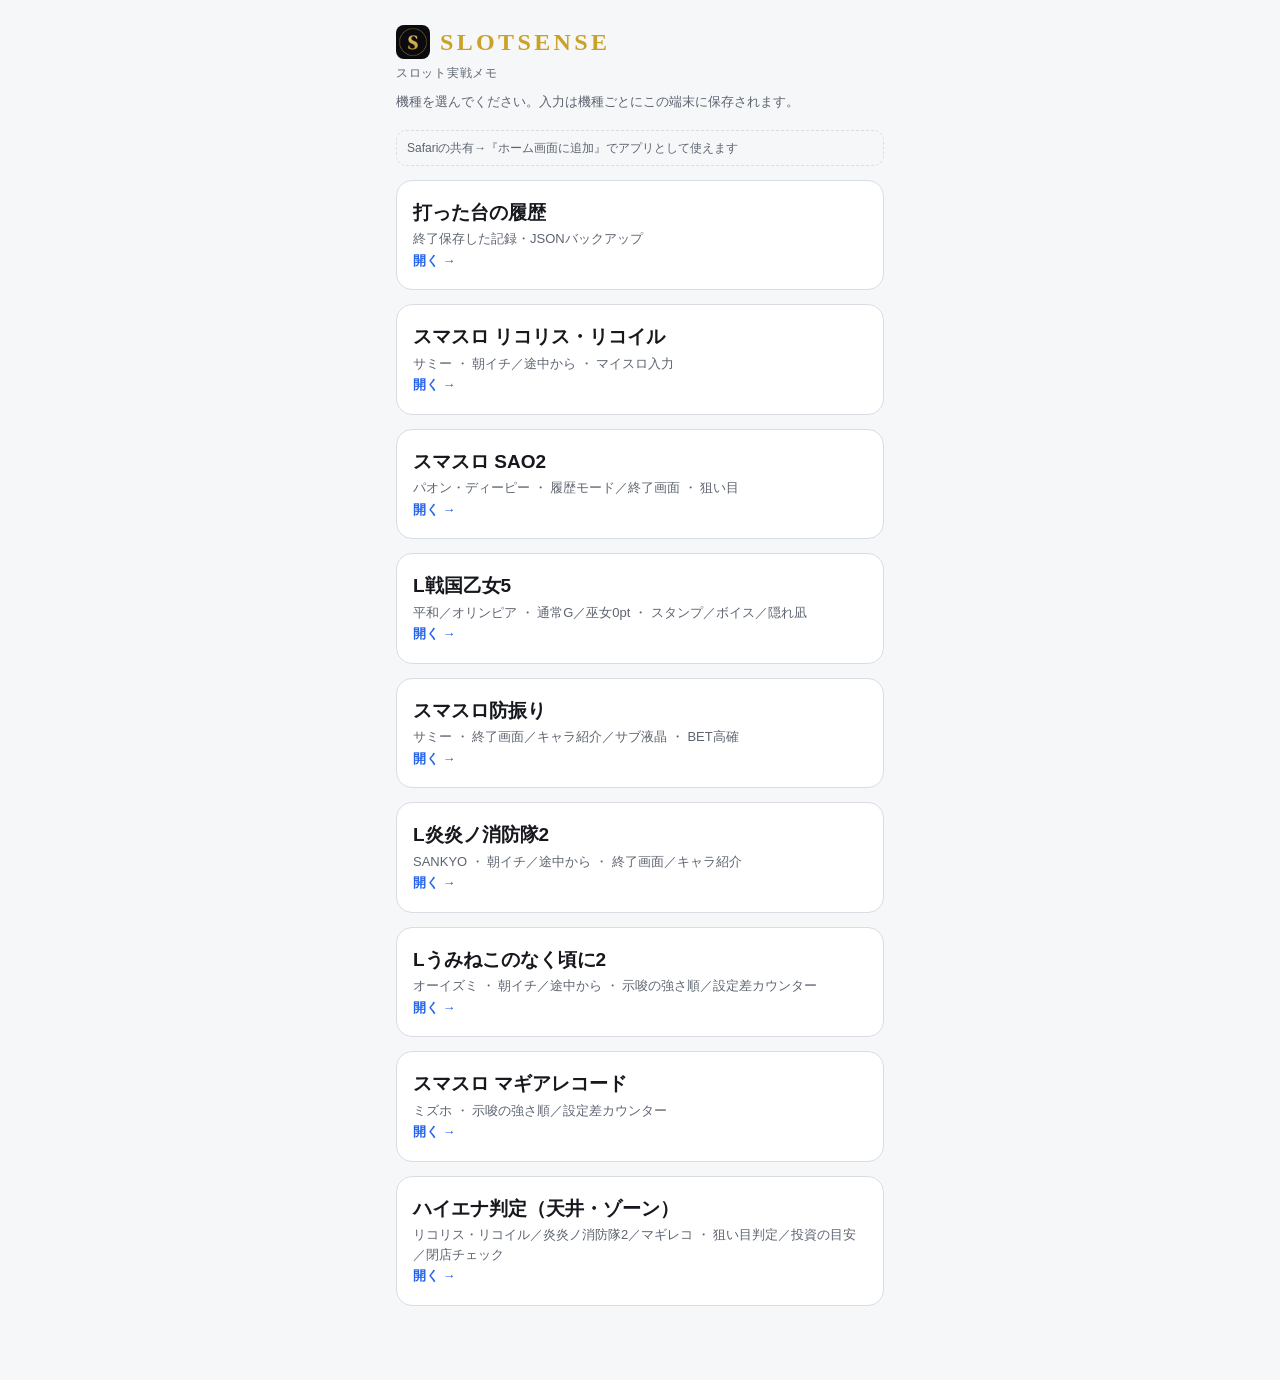
<file: index.html>
<!DOCTYPE html>
<html lang="ja">
<head>
<meta charset="utf-8">
<meta name="viewport" content="width=device-width,initial-scale=1,viewport-fit=cover">
<title>SLOTSENSE</title>
<style>
:root{--bg:#f6f7f9;--card:#fff;--text:#16181d;--sub:#5d6470;--border:#d9dde3;--accent:#2563eb}
@media (prefers-color-scheme:dark){:root{--bg:#111318;--card:#1b1e25;--text:#eceef2;--sub:#a0a7b4;--border:#333845;--accent:#5b8cff}}
*{box-sizing:border-box}
body{margin:0;background:var(--bg);color:var(--text);font-family:-apple-system,BlinkMacSystemFont,"Hiragino Sans","Noto Sans JP","Yu Gothic",sans-serif;font-size:15px;line-height:1.5;-webkit-text-size-adjust:100%}
main{max-width:520px;margin:0 auto;padding:24px 16px 60px}
h1{font-size:22px;margin:0 0 4px}
p{color:var(--sub);font-size:13px;margin:0 0 18px}
a.m{display:block;background:var(--card);border:1px solid var(--border);border-radius:16px;padding:18px 16px;margin:0 0 14px;text-decoration:none;color:var(--text);min-height:88px}
a.m:active{transform:scale(.98)}
a.m b{display:block;font-size:19px;margin-bottom:2px}
a.m span{display:block;font-size:13px;color:var(--sub)}
a.m i{font-style:normal;color:var(--accent);font-weight:700;font-size:13px}
h1.brand{display:flex;align-items:center;gap:10px;font-family:Georgia,"Times New Roman",serif;letter-spacing:.14em;font-size:24px;color:#c9a227}
h1.brand img{border-radius:8px}
.sub{font-size:12px;color:var(--sub);letter-spacing:.06em;margin:0 0 10px}
#a2hs{font-size:12px;color:var(--sub);border:1px dashed var(--border);border-radius:10px;padding:8px 10px;margin:0 0 14px}
.note{font-size:12px;color:var(--sub);margin-top:20px}
</style>
<meta name="theme-color" content="#0b0b0f">
<link rel="manifest" href="/manifest.webmanifest">
<link rel="icon" type="image/png" href="/icons/icon-192.png">
<link rel="apple-touch-icon" href="/icons/apple-touch-icon.png">
<meta name="apple-mobile-web-app-capable" content="yes">
<meta name="mobile-web-app-capable" content="yes">
<meta name="apple-mobile-web-app-status-bar-style" content="default">
<meta name="apple-mobile-web-app-title" content="SLOTSENSE">
<script>if('serviceWorker' in navigator){addEventListener('load',function(){navigator.serviceWorker.register('/sw.js',{scope:'/'}).catch(function(){})})}</script>
</head>
<body>
<noscript><div style="padding:12px;background:#fde2e2;color:#900;font-weight:bold">この画面ではメモ機能が動きません。SafariかChromeで開き直してください。</div></noscript>
<main>
<h1 class="brand"><img src="icons/icon-192.png" alt="" width="34" height="34">SLOTSENSE</h1>
<div class="sub">スロット実戦メモ</div>
<p>機種を選んでください。入力は機種ごとにこの端末に保存されます。</p>
<div id="a2hs">Safariの共有→『ホーム画面に追加』でアプリとして使えます</div>
<script>if((window.matchMedia&&matchMedia("(display-mode: standalone)").matches)||navigator.standalone){document.getElementById("a2hs").style.display="none"}</script>
<a class="m" id="go-history" href="history/"><b>打った台の履歴</b><span>終了保存した記録・JSONバックアップ</span><i>開く →</i></a>
<a class="m" id="go-lycoris" href="lycoris/"><b>スマスロ リコリス・リコイル</b><span>サミー ・ 朝イチ／途中から ・ マイスロ入力</span><i>開く →</i></a>
<a class="m" id="go-sao2" href="sao2/"><b>スマスロ SAO2</b><span>パオン・ディーピー ・ 履歴モード／終了画面 ・ 狙い目</span><i>開く →</i></a>
<a class="m" id="go-otome5" href="otome5/"><b>L戦国乙女5</b><span>平和／オリンピア ・ 通常G／巫女0pt ・ スタンプ／ボイス／隠れ凪</span><i>開く →</i></a>
<a class="m" id="go-bofuri" href="bofuri/"><b>スマスロ防振り</b><span>サミー ・ 終了画面／キャラ紹介／サブ液晶 ・ BET高確</span><i>開く →</i></a>
<a class="m" id="go-enen2" href="enen2/"><b>L炎炎ノ消防隊2</b><span>SANKYO ・ 朝イチ／途中から ・ 終了画面／キャラ紹介</span><i>開く →</i></a>
<a class="m" id="go-umineko2" href="umineko2/"><b>Lうみねこのなく頃に2</b><span>オーイズミ ・ 朝イチ／途中から ・ 示唆の強さ順／設定差カウンター</span><i>開く →</i></a>
<a class="m" id="go-magireco" href="magireco/"><b>スマスロ マギアレコード</b><span>ミズホ ・ 示唆の強さ順／設定差カウンター</span><i>開く →</i></a>
<a class="m" id="go-hyena" href="hyena/"><b>ハイエナ判定（天井・ゾーン）</b><span>リコリス・リコイル／炎炎ノ消防隊2／マギレコ ・ 狙い目判定／投資の目安／閉店チェック</span><i>開く →</i></a>
</main>
</body>
</html>
</file>
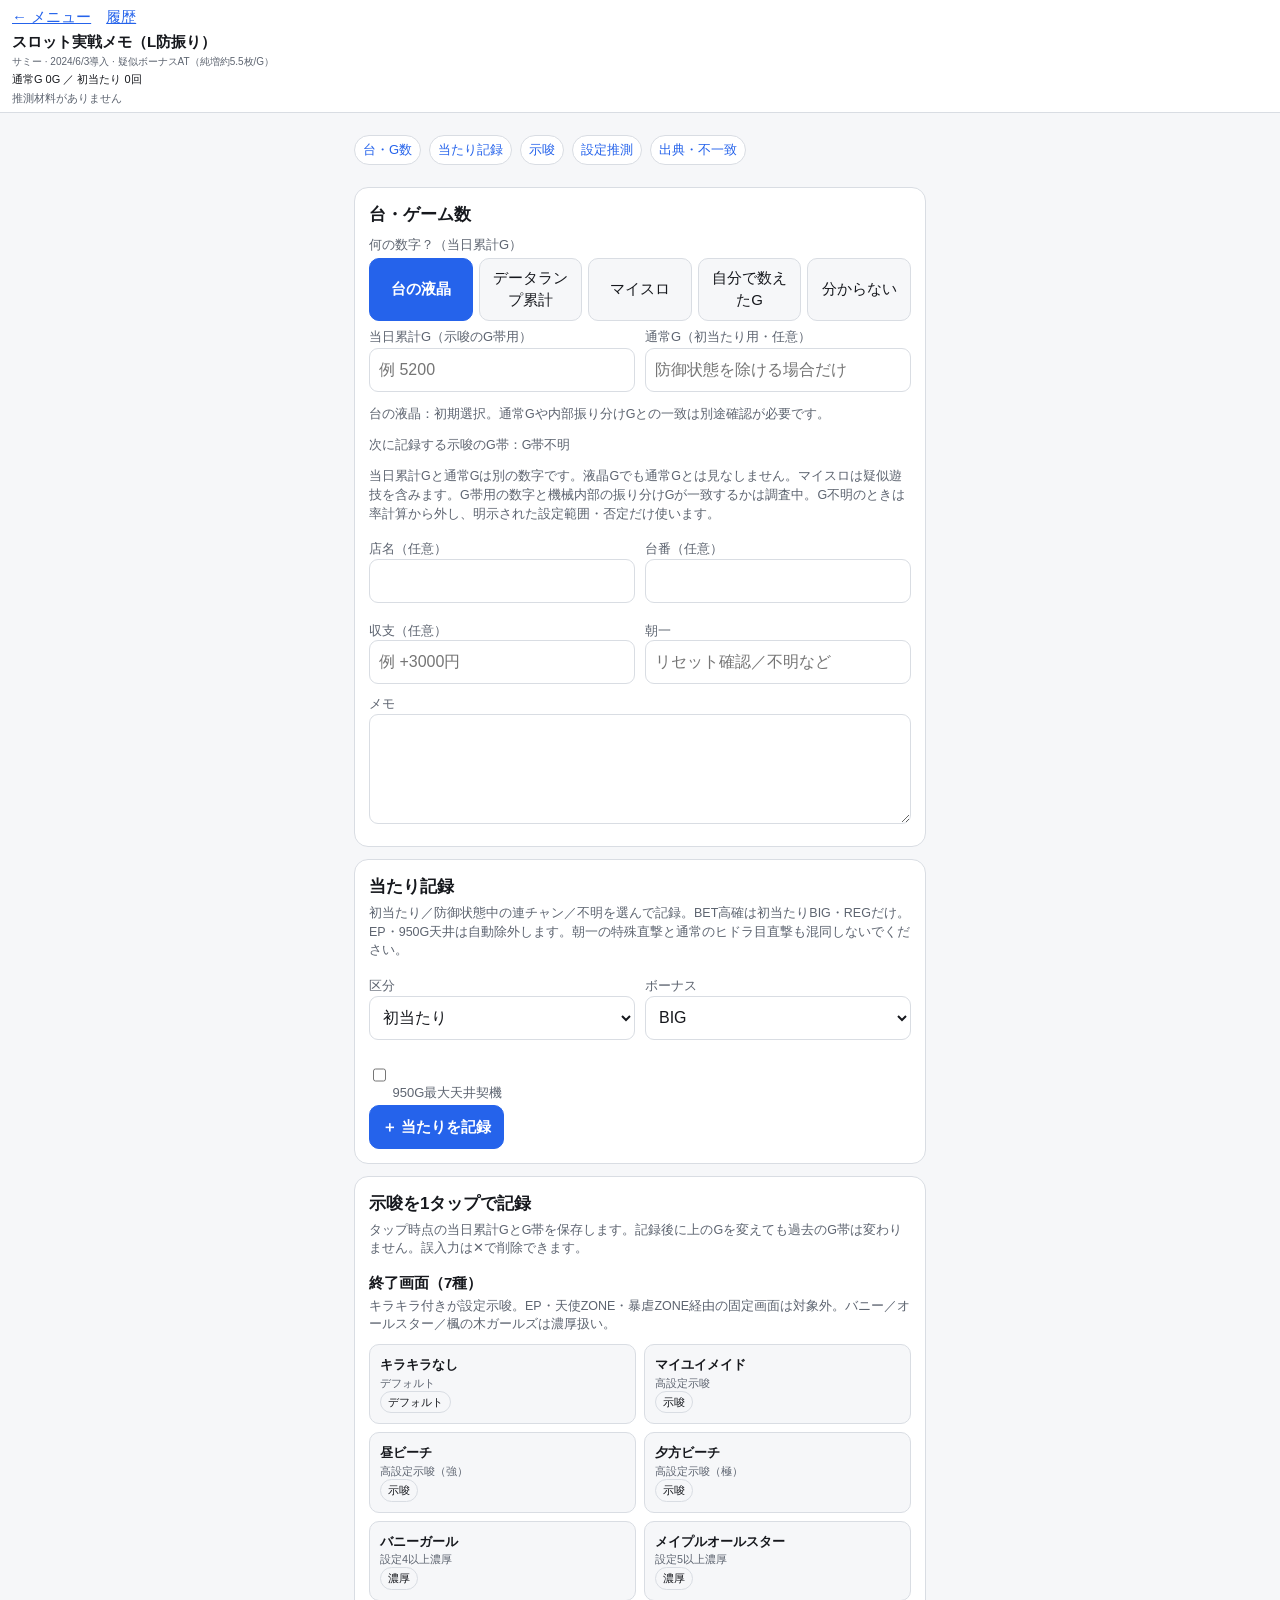
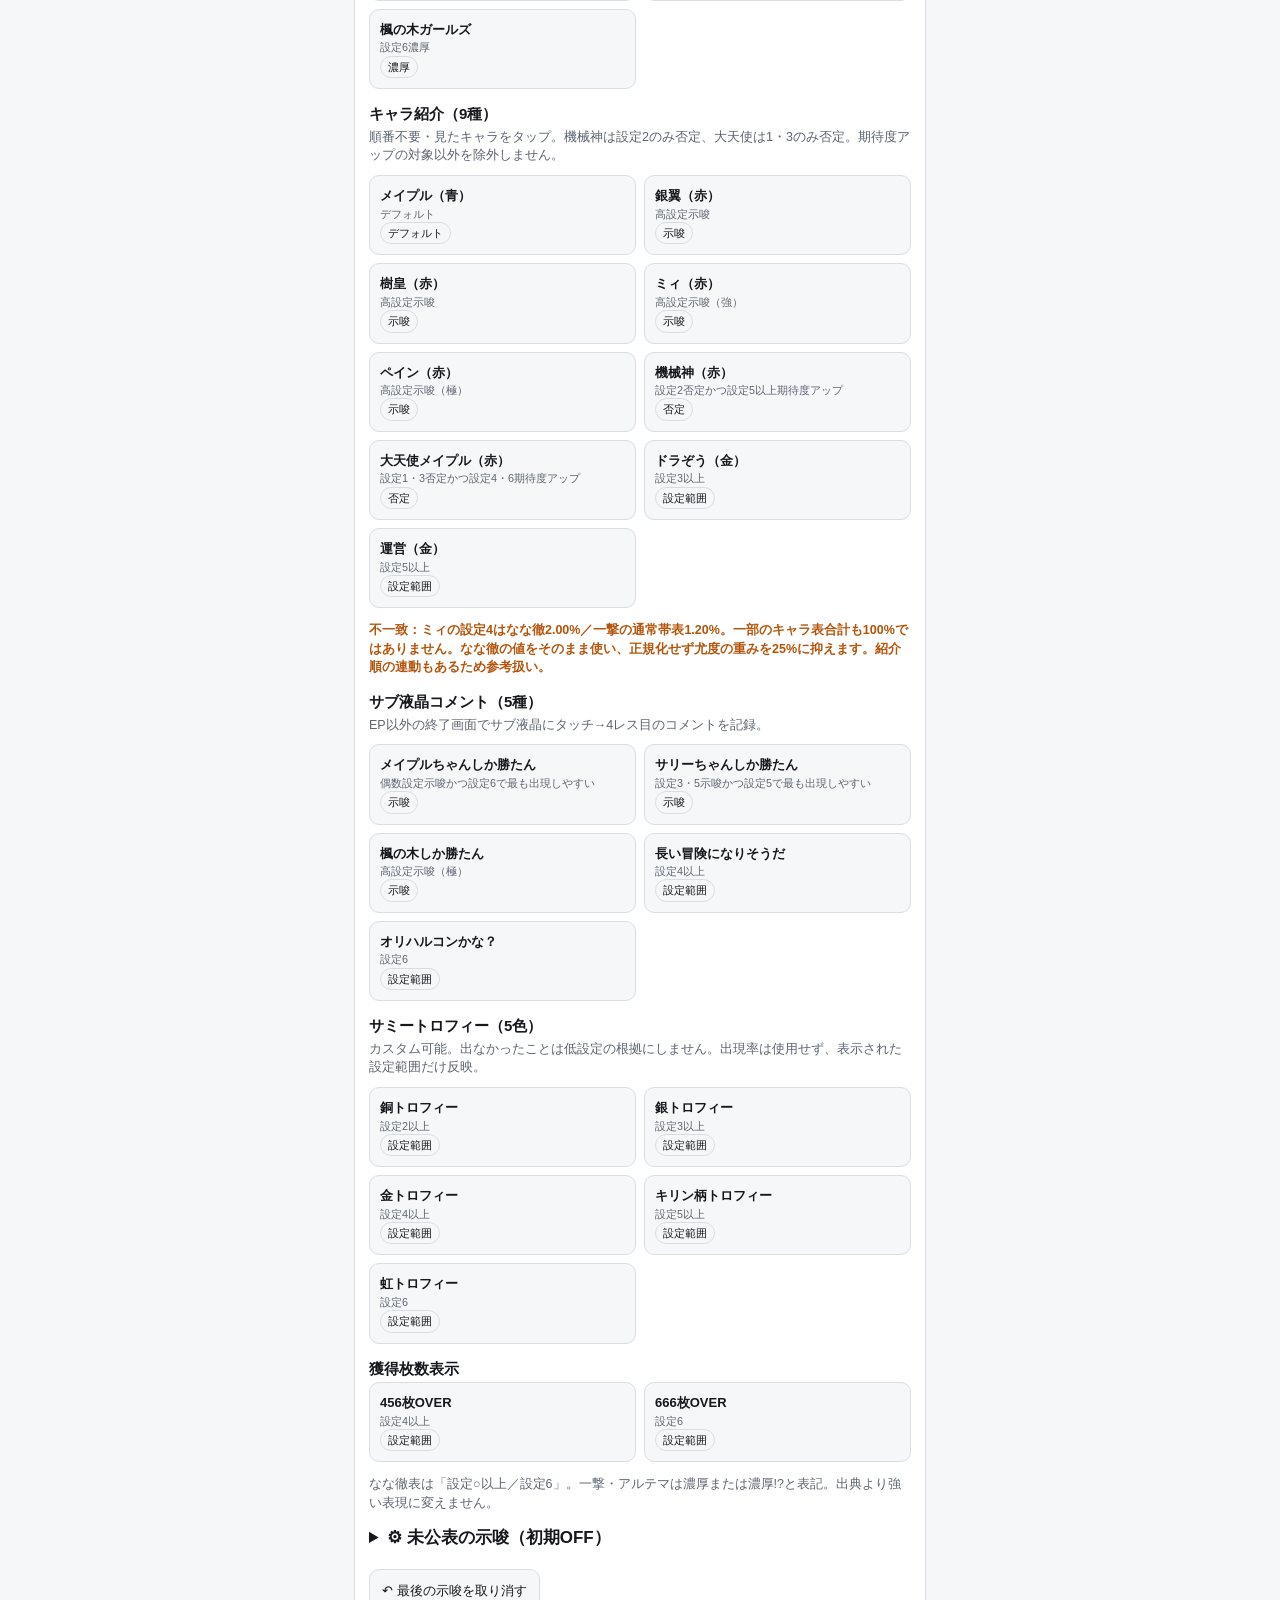
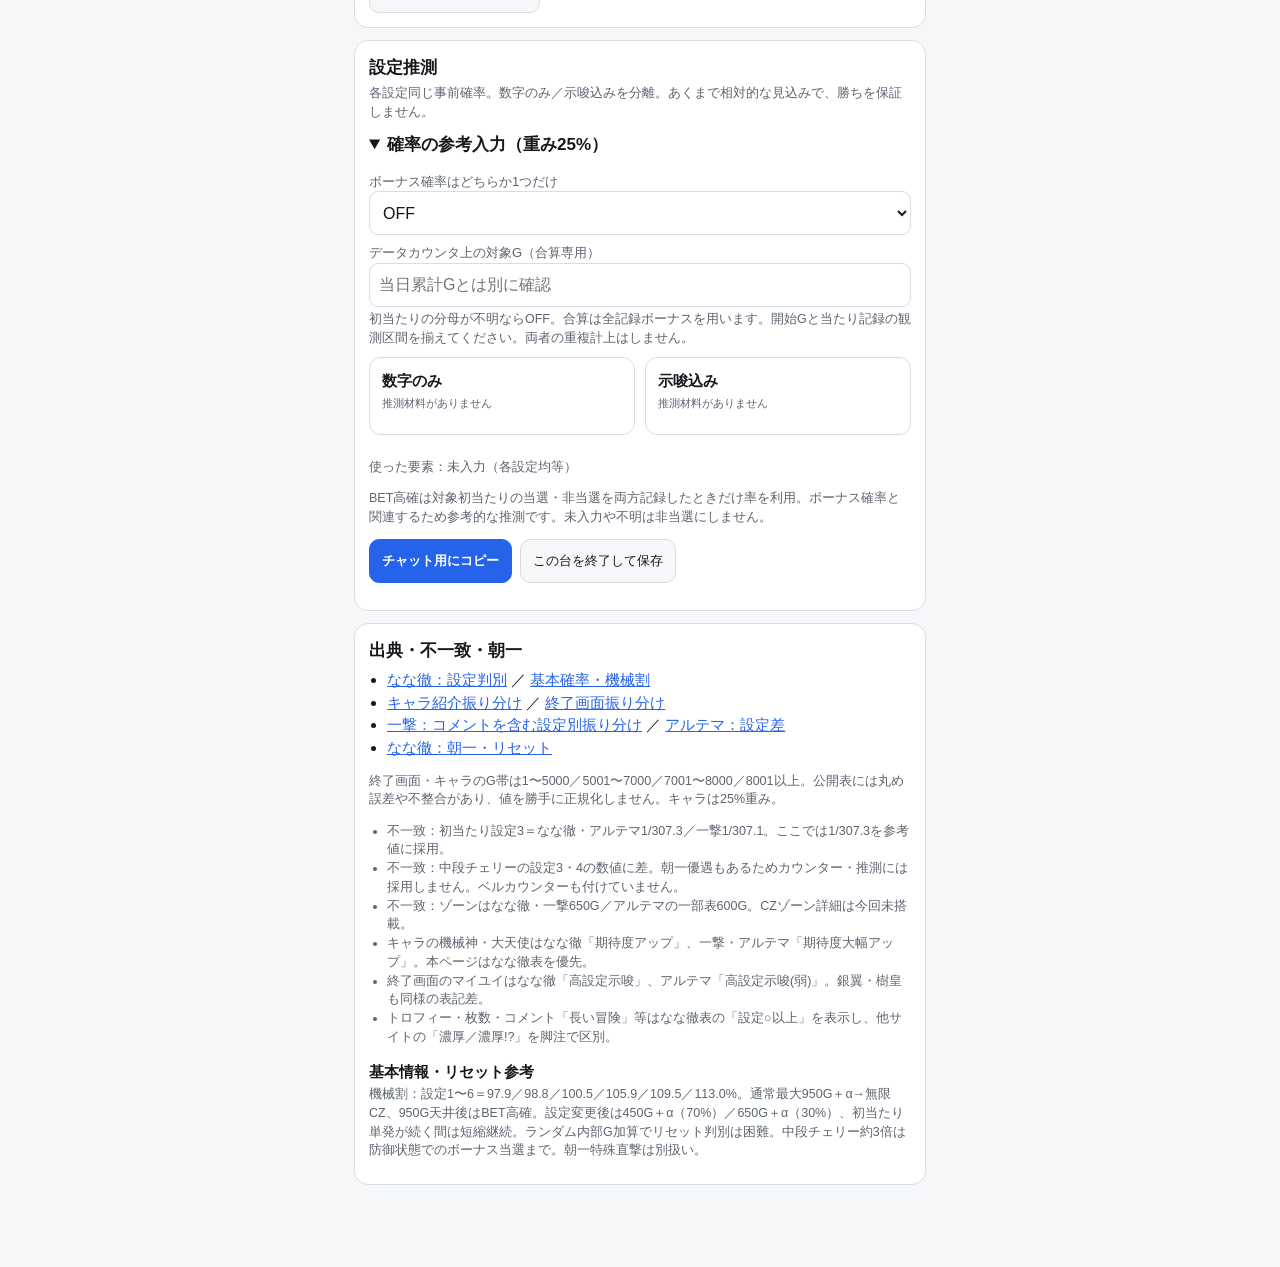
<file: bofuri/index.html>
<!DOCTYPE html><html lang="ja"><head>
<meta charset="utf-8">
<meta name="viewport" content="width=device-width,initial-scale=1,viewport-fit=cover">
<title>SLOTSENSE 防振り</title>
<style>
:root{--bg:#f6f7f9;--card:#fff;--text:#16181d;--sub:#5d6470;--border:#d9dde3;--accent:#2563eb;--accentSoft:#e6eeff;--ok:#15803d;--okSoft:#e3f5e8;--warn:#b45309;--danger:#b91c1c}
@media (prefers-color-scheme:dark){:root{--bg:#111318;--card:#1b1e25;--text:#eceef2;--sub:#a0a7b4;--border:#333845;--accent:#5b8cff;--accentSoft:#1f2a44;--ok:#4ade80;--okSoft:#173322;--warn:#f59e0b;--danger:#f87171}}
*{box-sizing:border-box}
body{margin:0;background:var(--bg);color:var(--text);font-family:-apple-system,BlinkMacSystemFont,"Hiragino Sans","Noto Sans JP","Yu Gothic",sans-serif;font-size:15px;line-height:1.5;-webkit-text-size-adjust:100%}
header{position:sticky;top:0;z-index:5;background:var(--card);border-bottom:1px solid var(--border);padding:8px 12px}
header h1{font-size:16px;margin:0}
.bar{display:flex;flex-wrap:wrap;gap:6px;margin-top:6px;font-size:13px}
.bar span{padding:2px 8px;border-radius:999px;background:var(--accentSoft)}
.bar span.ok{background:var(--okSoft);color:var(--ok);font-weight:700}
nav{display:flex;flex-wrap:wrap;gap:6px;padding:8px 12px}
nav a{font-size:13px;color:var(--accent);text-decoration:none;padding:4px 8px;border:1px solid var(--border);border-radius:999px;background:var(--card)}
main{max-width:720px;margin:0 auto;padding:0 12px 80px}
section{background:var(--card);border:1px solid var(--border);border-radius:14px;padding:14px;margin:12px 0}
h2{font-size:17px;margin:0 0 4px}
h3{font-size:15px;margin:14px 0 2px}
.cap{color:var(--sub);font-size:12.5px;margin:0 0 10px}
.row{display:flex;flex-wrap:wrap;gap:8px;align-items:center}
button{font:inherit;min-height:44px;padding:8px 12px;border-radius:10px;border:1px solid var(--border);background:var(--bg);color:var(--text);cursor:pointer;touch-action:manipulation}
button.p{background:var(--accent);border-color:var(--accent);color:#fff;font-weight:600}
button.sm{min-height:36px;padding:4px 12px}
button:active{transform:scale(.97)}
.grow{flex:1 1 120px}
input,select{font:inherit;font-size:18px;min-height:44px;padding:0 12px;border-radius:10px;border:1px solid var(--border);background:var(--bg);color:var(--text);width:100%}
label{font-size:13px;color:var(--sub);display:block;margin:8px 0 4px}
.box{border:1px solid var(--border);border-radius:12px;padding:12px;margin-bottom:10px}
.hd{display:flex;flex-wrap:wrap;justify-content:space-between;gap:6px;font-weight:700}
.stars{color:var(--warn)}
.cells{display:flex;flex-wrap:wrap;gap:6px;margin:8px 0}
.cell{flex:1 1 90px;text-align:center;font-size:12.5px;padding:4px;border-radius:6px;border:1px solid var(--border)}
.cell.best{border-color:var(--accent);background:var(--accentSoft);font-weight:700}
.hints{display:flex;flex-wrap:wrap;gap:8px}
.hint{flex:1 1 260px;border:1px solid var(--border);border-radius:12px;padding:10px}
.hint.on{background:var(--accentSoft)}
.hint.on.confirm{border-color:var(--ok);background:var(--okSoft)}
.hint .tap{all:unset;display:block;width:100%;cursor:pointer}
.look{color:var(--sub);font-size:12.5px;margin:2px 0 6px}
.tag{display:inline-block;font-size:12px;padding:2px 8px;border-radius:999px;border:1px solid var(--border)}
.tag.confirm{color:var(--ok);border-color:var(--ok);font-weight:700}
.tag.strong{color:var(--accent);border-color:var(--accent);font-weight:700}
.tag.weak{color:var(--warn);border-color:var(--warn)}
.chips{display:flex;flex-wrap:wrap;gap:6px}
.chip{font-size:12.5px;padding:3px 8px;border:1px solid var(--border);border-radius:6px}
.est .r{display:flex;align-items:center;gap:8px;margin:4px 0;font-size:13px}
.est .l{width:46px}.est .v{width:52px;text-align:right}
.est .t{flex:1;height:14px;background:var(--bg);border-radius:4px;overflow:hidden}
.est .f{height:100%;background:var(--accent);opacity:.55}
.est .r.best .f{opacity:1}
.call{border:1px solid var(--ok);background:var(--okSoft);color:var(--ok);border-radius:10px;padding:8px 10px;font-weight:700;margin-top:8px}
table{width:100%;border-collapse:collapse;font-size:13px;margin:6px 0 12px}
th,td{border-bottom:1px solid var(--border);padding:6px 4px;text-align:left;vertical-align:top}
th{color:var(--sub);font-weight:600}
.scroll{overflow-x:auto}
a{color:var(--accent)}
ul{padding-left:18px;margin:6px 0}
.src li{margin:6px 0}
.note{font-size:12.5px;color:var(--sub)}
textarea{font:inherit;font-size:16px;width:100%;min-height:110px;padding:10px 12px;border-radius:10px;border:1px solid var(--border);background:var(--bg);color:var(--text)}
.grid2{display:grid;grid-template-columns:1fr 1fr;gap:4px 10px}
.grid2 label{margin:6px 0 2px}
.chk{display:flex;align-items:center;gap:8px;font-size:13px;color:var(--sub);margin-top:8px}
.chk input{width:22px;height:22px;min-height:0}
details summary{cursor:pointer;font-weight:700;font-size:17px;min-height:32px}
.used{font-size:12.5px;color:var(--sub);margin-top:8px}
.seg{display:flex;gap:6px;flex-wrap:wrap}
.seg button{flex:1 1 0;min-width:80px}
.seg button.on{background:var(--accent);border-color:var(--accent);color:#fff;font-weight:700}
.rel{display:inline-block;font-size:11.5px;padding:1px 7px;border-radius:999px;border:1px solid;margin-left:6px;font-weight:700;vertical-align:middle}
.rel.h{color:var(--ok);border-color:var(--ok)}.rel.m{color:var(--accent);border-color:var(--accent)}.rel.l{color:var(--warn);border-color:var(--warn)}
.chk.big{font-size:15px;color:var(--text);font-weight:700;padding:8px 10px;border:1px solid var(--border);border-radius:10px}
.alert{border:1px solid var(--warn);border-radius:10px;padding:8px 10px;margin:8px 0;font-size:13.5px}
.okbox{border:1px solid var(--ok);background:var(--okSoft);border-radius:10px;padding:8px 10px;margin:8px 0;font-size:13.5px}
.kv{display:flex;justify-content:space-between;gap:8px;font-size:13.5px;border-bottom:1px solid var(--border);padding:5px 0}
.kv span{flex:1 1 auto;min-width:0}.kv b{flex:0 1 auto;text-align:right;max-width:62%}
.back{font-size:13px;color:var(--accent);text-decoration:none}
.btns{display:grid;grid-template-columns:1fr 1fr;gap:8px}
.gen4 button{display:flex;flex-direction:column;align-items:flex-start;gap:2px;text-align:left;padding:10px 12px;line-height:1.25}
.gen4 button b{font-size:14px;font-weight:700}
.gen4 button .gsub{font-size:11px;color:var(--sub);font-weight:400}
.btns button{width:100%;font-size:14px;line-height:1.25}
.btns button small{display:block;font-size:11.5px;color:var(--sub);font-weight:400}
button.p small{color:#e6eeff}
.cnt{display:inline-block;min-width:22px;padding:0 6px;border-radius:999px;background:var(--accentSoft);font-weight:700;font-size:12.5px;margin-left:4px}
.evs{display:flex;flex-wrap:wrap;gap:6px;margin:8px 0}
.ev{font-size:12px;padding:2px 4px 2px 8px;border:1px solid var(--border);border-radius:999px;display:inline-flex;align-items:center;gap:4px}
.ev button{min-height:26px;padding:0 8px;border:none;background:transparent;color:var(--danger);font-size:14px}
.ev.loop{border-color:var(--warn)}
.badge{display:inline-block;font-size:11.5px;padding:1px 7px;border-radius:999px;background:var(--accentSoft);margin-left:4px}
.badge.loop{background:#fdf0dc;color:#8a4b00}
@media (prefers-color-scheme:dark){.badge.loop{background:#3a2a12;color:#f5c27a}}
.rng{display:flex;align-items:center;gap:10px}
.rng input{flex:1;min-height:32px;padding:0}
.rng b{width:48px;text-align:right}
.zone{display:flex;align-items:center;gap:6px;flex-wrap:wrap;border-bottom:1px solid var(--border);padding:6px 0}
.zone>b{width:52px}
.zone .seg{flex:1}
.zone .seg button{min-width:0;font-size:12.5px;min-height:36px;padding:2px 4px}
.warnx{color:var(--warn);font-weight:700}
.mono{font-variant-numeric:tabular-nums}
button.p .cnt{background:#fff;color:#1d4ed8}
.hl{margin-top:6px;font-size:12px;line-height:1.3}
.hll{display:flex;justify-content:space-between;gap:4px;color:var(--sub);font-size:11px;padding:0 40px 0 100px;white-space:nowrap}
.hlr{display:flex;align-items:center;gap:6px;margin:3px 0}
.hlk{flex:none;width:54px;color:var(--sub);font-size:11.5px;white-space:nowrap;overflow:hidden}
.hlv{flex:none;width:34px;text-align:right;font-variant-numeric:tabular-nums;font-weight:600}
.hlv.r{text-align:left}
.hlb{flex:1;min-width:60px;height:12px;border-radius:6px;overflow:hidden;display:flex;background:var(--border)}
.hlb i{display:block;height:100%}
.hlb i.hi{background:#8a93a3}.hlb i.lo{background:#d3d8df}
@media (prefers-color-scheme:dark){.hlb i.hi{background:#7a8396}.hlb i.lo{background:#3b414e}}
.hlr.th .hlb i.hi{background:var(--accent)}.hlr.th .hlv:not(.r){color:var(--accent)}
.hlr.tl .hlb i.lo{background:var(--warn)}.hlr.tl .hlv.r{color:var(--warn)}
.hlc{color:var(--sub);font-size:11.5px;margin-top:2px}
.hlc.conf{color:var(--ok);font-weight:700}
.cmp{width:100%;border-collapse:collapse;font-size:12px;margin:6px 0;font-variant-numeric:tabular-nums}
.cmp th,.cmp td{padding:4px 2px;text-align:right;border-bottom:1px solid var(--border)}
.cmp th:first-child,.cmp td:first-child{text-align:left;white-space:nowrap}
.cmp td.h{font-weight:700}
.pre{border:1px dashed var(--border);border-radius:10px;padding:8px 10px;margin:8px 0}

.hint2{display:flex;flex-direction:column;align-items:flex-start;gap:2px;text-align:left;min-width:0;max-width:100%}
.hint2 b{font-size:13px;font-weight:700}
.hint2 small{font-size:11px;color:var(--sub);font-weight:500;white-space:normal;line-height:1.35}
.gnote{font-size:12px;color:var(--warn);margin:6px 0 0}
.qrow{display:flex;flex-wrap:wrap;align-items:center;gap:6px;margin:0 0 8px;padding:8px;background:var(--bg);border-radius:10px;border:1px solid var(--border)}
.qrow label{font-size:11px;color:var(--sub)}
.qrow input{width:72px;padding:6px 8px;border:1px solid var(--border);border-radius:8px;font:inherit;background:var(--card);color:var(--text)}
.dlg[hidden]{display:none!important}.dlg{position:fixed;inset:0;background:rgba(0,0,0,.45);z-index:40;display:flex;align-items:flex-end;justify-content:center;padding:12px}
.dlg .box{background:var(--card);border-radius:16px 16px 12px 12px;padding:16px;width:100%;max-width:480px;max-height:85vh;overflow:auto}
.dlg h3{margin:0 0 8px;font-size:17px}
.dlg .grid2{display:grid;grid-template-columns:1fr 1fr;gap:8px}
.dlg label{font-size:12px;color:var(--sub);display:block;margin:0 0 2px}
.dlg input,.dlg textarea{width:100%;padding:8px;border:1px solid var(--border);border-radius:8px;font:inherit;background:var(--bg);color:var(--text)}
.dlg .acts{display:flex;flex-wrap:wrap;gap:8px;margin-top:12px}
.toolsbar{display:flex;flex-wrap:wrap;gap:8px;margin:10px 0 0}
#copyOut{width:100%;min-height:110px;font:12px/1.4 ui-monospace,monospace;margin-top:8px;display:none}


main{max-width:600px;margin:auto;padding:12px 14px 70px}header{position:static;padding:12px 14px;background:var(--card);border-bottom:1px solid var(--border)}header h1{font-size:19px;margin:6px 0}.hintgrid{display:grid;grid-template-columns:1fr 1fr;gap:8px}.hintgrid button{white-space:normal;text-align:left;min-width:0;padding:10px;font-size:13px;line-height:1.5}.hintgrid b,.hintgrid small{display:block}.hintgrid small{color:var(--sub);font-weight:400}.grid2{display:grid;grid-template-columns:1fr 1fr;gap:10px}label{display:block;font-size:13px;margin:8px 0 3px}input,select,textarea{width:100%;min-width:0;padding:9px;background:var(--card);color:var(--text);border:1px solid var(--border);border-radius:9px;font:inherit;font-size:16px}button{touch-action:manipulation}.seg{flex-wrap:wrap}.seg button{white-space:normal}.logrow{padding:9px;border:1px solid var(--border);border-radius:10px;margin:7px 0;font-size:13px}.logrow .row{margin-top:6px;flex-wrap:wrap}.toolsbar{display:flex;gap:8px;flex-wrap:wrap;margin-top:12px}.toolsbar button{font-size:13px}.prob{height:9px;background:var(--border);border-radius:7px;overflow:hidden;margin:4px 0}.prob i{display:block;height:100%;background:var(--accent)}.resultrow{display:grid;grid-template-columns:1fr 1fr;gap:10px}.resultrow .box{min-width:0}.warnx{color:var(--warn,#b45309)}.pill{display:inline-block;border:1px solid var(--border);border-radius:20px;padding:2px 7px;font-size:11px}.dlg[hidden],[hidden]{display:none!important}.dlg .box{margin:0}.dlg .acts button{font-size:13px}.error{color:#b91c1c}.srcref{font-size:12px;color:var(--sub)}#copyOut{min-height:210px;font:12px/1.6 ui-monospace,monospace}section{scroll-margin-top:10px}.tablewrap{overflow-x:auto}nav{padding:10px 0;display:flex;gap:8px;flex-wrap:wrap;font-size:13px}button:focus-visible{outline:2px solid var(--accent)}
</style><link rel="stylesheet" href="../topbar.css">
<script src="../topbar.js"></script>
</head><body>
<header><a href="../">← メニュー</a>　<a href="../history/">履歴</a><h1>スロット実戦メモ（L防振り）</h1><p class="cap">サミー · 2024/6/3導入 · 疑似ボーナスAT（純増約5.5枚/G）</p></header>
<main><nav><a href="#base">台・G数</a><a href="#hits">当たり記録</a><a href="#hints">示唆</a><a href="#est">設定推測</a><a href="#sources">出典・不一致</a></nav>
<section id="base"><h2>台・ゲーム数</h2><label>何の数字？（当日累計G）</label><div class="seg" id="gsrc">
<button data-src="lcd">台の液晶</button><button data-src="lamp">データランプ累計</button><button data-src="myslot">マイスロ</button><button data-src="manual">自分で数えたG</button><button data-src="unknown">分からない</button></div>
<div class="grid2"><div><label for="dayG">当日累計G（示唆のG帯用）</label><input id="dayG" data-f="dayG" inputmode="numeric" placeholder="例 5200"></div><div><label for="normalG">通常G（初当たり用・任意）</label><input id="normalG" data-f="normalG" inputmode="numeric" placeholder="防御状態を除ける場合だけ"></div></div>
<p class="note" id="gNote"></p><p class="note" id="bandNote"></p>
<p class="cap">当日累計Gと通常Gは別の数字です。液晶Gでも通常Gとは見なしません。マイスロは疑似遊技を含みます。G帯用の数字と機械内部の振り分けGが一致するかは調査中。G不明のときは率計算から外し、明示された設定範囲・否定だけ使います。</p>
<div class="grid2"><div><label>店名（任意）<input data-f="store"></label></div><div><label>台番（任意）<input data-f="dai"></label></div><div><label>収支（任意）<input data-f="balance" placeholder="例 +3000円"></label></div><div><label>朝一<input data-f="reset" placeholder="リセット確認／不明など"></label></div></div>
<label>メモ<textarea data-f="notes" rows="2"></textarea></label>
</section>
<section id="hits"><h2>当たり記録</h2><p class="cap">初当たり／防御状態中の連チャン／不明を選んで記録。BET高確は初当たりBIG・REGだけ。EP・950G天井は自動除外します。朝一の特殊直撃と通常のヒドラ目直撃も混同しないでください。</p>
<div class="grid2"><label>区分<select id="hitKind"><option value="first">初当たり</option><option value="loop">防御状態中の連チャン</option><option value="unknown">不明</option></select></label><label>ボーナス<select id="hitType"><option>BIG</option><option>REG</option><option>EP</option><option>不明</option></select></label></div>
<label><input id="ceiling" type="checkbox" style="width:auto"> 950G最大天井契機</label>
<button class="p" id="addHit">＋ 当たりを記録</button><div id="hitLog"></div></section>
<section id="hints"><h2>示唆を1タップで記録</h2><p class="cap">タップ時点の当日累計GとG帯を保存します。記録後に上のGを変えても過去のG帯は変わりません。誤入力は✕で削除できます。</p>
<h3>終了画面（7種）</h3><p class="cap">キラキラ付きが設定示唆。EP・天使ZONE・暴虐ZONE経由の固定画面は対象外。バニー／オールスター／楓の木ガールズは濃厚扱い。</p><div class="hintgrid" id="endBtns"></div>
<h3>キャラ紹介（9種）</h3><p class="cap">順番不要・見たキャラをタップ。機械神は設定2のみ否定、大天使は1・3のみ否定。期待度アップの対象以外を除外しません。</p><div class="hintgrid" id="charBtns"></div>
<p class="note warnx">不一致：ミィの設定4はなな徹2.00%／一撃の通常帯表1.20%。一部のキャラ表合計も100%ではありません。なな徹の値をそのまま使い、正規化せず尤度の重みを25%に抑えます。紹介順の連動もあるため参考扱い。</p>
<h3>サブ液晶コメント（5種）</h3><p class="cap">EP以外の終了画面でサブ液晶にタッチ→4レス目のコメントを記録。</p><div class="hintgrid" id="commentBtns"></div>
<h3>サミートロフィー（5色）</h3><p class="cap">カスタム可能。出なかったことは低設定の根拠にしません。出現率は使用せず、表示された設定範囲だけ反映。</p><div class="hintgrid" id="trophyBtns"></div>
<h3>獲得枚数表示</h3><div class="hintgrid" id="coinBtns"></div><p class="note">なな徹表は「設定○以上／設定6」。一撃・アルテマは濃厚または濃厚!?と表記。出典より強い表現に変えません。</p>
<details><summary>⚙ 未公表の示唆（初期OFF）</summary><p class="cap">1人目銀翼＝「高設定に期待！？」（なな徹）。仮の値・公開出現率なし。キャラ銀翼と同じ事象を二重記録しないでください。</p><label>仮の重み<select data-f="unpub"><option value="0">OFF（計算に入れない）</option><option value="1.2">設定4〜6に1.2倍（仮定）</option><option value="1.5">設定4〜6に1.5倍（仮定）</option></select></label><button data-hint="firstSilver">1人目銀翼を記録（任意）</button></details>
<div class="toolsbar"><button id="undoHint">↶ 最後の示唆を取り消す</button></div><div id="hintLog"></div></section>
<section id="est"><h2>設定推測</h2><p class="cap">各設定同じ事前確率。数字のみ／示唆込みを分離。あくまで相対的な見込みで、勝ちを保証しません。</p>
<details open><summary>確率の参考入力（重み25%）</summary><label>ボーナス確率はどちらか1つだけ<select data-f="ref"><option value="off">OFF</option><option value="first">初当たり／通常G（参考）</option><option value="total">ループ込み合算／データカウンタG（参考）</option></select></label>
<label>データカウンタ上の対象G（合算専用）<input data-f="counterG" inputmode="numeric" placeholder="当日累計Gとは別に確認"></label><p class="cap">初当たりの分母が不明ならOFF。合算は全記録ボーナスを用います。開始Gと当たり記録の観測区間を揃えてください。両者の重複計上はしません。</p></details>
<div id="result"></div><p class="note">BET高確は対象初当たりの当選・非当選を両方記録したときだけ率を利用。ボーナス確率と関連するため参考的な推測です。未入力や不明は非当選にしません。</p>
<div class="toolsbar"><button class="p" id="copy">チャット用にコピー</button><button id="finish">この台を終了して保存</button></div><textarea id="copyOut" hidden readonly aria-label="チャット用コピー出力"></textarea><p class="note" id="status" role="status"></p></section>
<section id="sources"><h2>出典・不一致・朝一</h2><ul>
<li><a href="https://nana-press.com/kaiseki/machine/764/21883/">なな徹：設定判別</a> ／ <a href="https://nana-press.com/kaiseki/machine/764/20940/">基本確率・機械割</a></li>
<li><a href="https://nana-press.com/kaiseki/machine/764/21905/">キャラ紹介振り分け</a> ／ <a href="https://nana-press.com/kaiseki/machine/764/21907/">終了画面振り分け</a></li>
<li><a href="https://1geki.jp/slot/l_bofuri/0/">一撃：コメントを含む設定別振り分け</a> ／ <a href="https://pachimo.altema.jp/lbouhurisettei">アルテマ：設定差</a></li>
<li><a href="https://nana-press.com/kaiseki/machine/764/21886/">なな徹：朝一・リセット</a></li></ul>
<p class="note">終了画面・キャラのG帯は1〜5000／5001〜7000／7001〜8000／8001以上。公開表には丸め誤差や不整合があり、値を勝手に正規化しません。キャラは25%重み。</p>
<ul class="note"><li>不一致：初当たり設定3＝なな徹・アルテマ1/307.3／一撃1/307.1。ここでは1/307.3を参考値に採用。</li><li>不一致：中段チェリーの設定3・4の数値に差。朝一優遇もあるためカウンター・推測には採用しません。ベルカウンターも付けていません。</li><li>不一致：ゾーンはなな徹・一撃650G／アルテマの一部表600G。CZゾーン詳細は今回未搭載。</li><li>キャラの機械神・大天使はなな徹「期待度アップ」、一撃・アルテマ「期待度大幅アップ」。本ページはなな徹表を優先。</li><li>終了画面のマイユイはなな徹「高設定示唆」、アルテマ「高設定示唆(弱)」。銀翼・樹皇も同様の表記差。</li><li>トロフィー・枚数・コメント「長い冒険」等はなな徹表の「設定○以上」を表示し、他サイトの「濃厚／濃厚!?」を脚注で区別。</li></ul>
<h3>基本情報・リセット参考</h3><p class="cap">機械割：設定1〜6＝97.9／98.8／100.5／105.9／109.5／113.0%。通常最大950G＋α→無限CZ、950G天井後はBET高確。設定変更後は450G＋α（70%）／650G＋α（30%）、初当たり単発が続く間は短縮継続。ランダム内部G加算でリセット判別は困難。中段チェリー約3倍は防御状態でのボーナス当選まで。朝一特殊直撃は別扱い。</p></section>
</main>
<div class="dlg" id="endDlg" hidden><div class="box"><h3>この台を終了して保存</h3><p class="cap">履歴は作業中の自動保存とは別です。</p><div class="grid2"><label>店名<input id="endStore"></label><label>台番<input id="endDai"></label><label>収支（任意）<input id="endBal"></label><label>日付<input id="endDate" type="date"></label></div><label>メモ<textarea id="endMemo" rows="2"></textarea></label><p>保存したあと、いまの入力をどうしますか？</p><div class="acts"><button class="p" id="keep">保存して入力は残す</button><button id="clear">保存して入力を消す</button><button id="cancel">やめる</button></div></div></div>
<script>
(function(){"use strict";
var KEY="slotmemo:v1:bofuri",SESS="slotsense:sessions:v1",TITLE="スマスロ防振り";
var $=function(id){return document.getElementById(id);};
function esc(s){return String(s==null?"":s).replace(/[&<>"']/g,function(c){return {"&":"&amp;","<":"&lt;",">":"&gt;",'"':"&quot;","'":"&#39;"}[c]});}
function num(s){return Math.max(0,Number(s)||0);}
function empty(){return {v:1,gsrc:"lcd",dayG:"",normalG:"",counterG:"",ref:"off",unpub:"0",store:"",dai:"",balance:"",reset:"",notes:"",hits:[],ev:[]};}
var S=empty();try{var o=JSON.parse(localStorage.getItem(KEY)||"null");if(o&&typeof o==="object"){Object.keys(S).forEach(function(k){if(o[k]!=null)S[k]=o[k];});}}catch(e){}
if(!Array.isArray(S.hits))S.hits=[];if(!Array.isArray(S.ev))S.ev=[];
function save(){try{localStorage.setItem(KEY,JSON.stringify(S));$("status").textContent="自動保存済み";}catch(e){$("status").textContent="自動保存できません。コピーで控えを残してください。";}}
function band(g){g=num(g);return g<=0?"unknown":g<=5000?"a":g<=7000?"b":g<=8000?"c":"a";}
function bandName(g){g=num(g);return !g?"G帯不明":g<=5000?"1〜5000G":g<=7000?"5001〜7000G":g<=8000?"7001〜8000G":"8001G以上";}
function item(id,n,m,group,allow){return {id:id,n:n,m:m,group:group,allow:allow||null};}
var H=[
item("ed0","キラキラなし","デフォルト","end"),item("ed1","マイユイメイド","高設定示唆","end"),item("ed2","昼ビーチ","高設定示唆（強）","end"),item("ed3","夕方ビーチ","高設定示唆（極）","end"),item("ed4","バニーガール","設定4以上濃厚","end",[4,5,6]),item("ed5","メイプルオールスター","設定5以上濃厚","end",[5,6]),item("ed6","楓の木ガールズ","設定6濃厚","end",[6]),
item("ch0","メイプル（青）","デフォルト","char"),item("ch1","銀翼（赤）","高設定示唆","char"),item("ch2","樹皇（赤）","高設定示唆","char"),item("ch3","ミィ（赤）","高設定示唆（強）","char"),item("ch4","ペイン（赤）","高設定示唆（極）","char"),item("ch5","機械神（赤）","設定2否定かつ設定5以上期待度アップ","char",[1,3,4,5,6]),item("ch6","大天使メイプル（赤）","設定1・3否定かつ設定4・6期待度アップ","char",[2,4,5,6]),item("ch7","ドラぞう（金）","設定3以上","char",[3,4,5,6]),item("ch8","運営（金）","設定5以上","char",[5,6]),
item("co0","メイプルちゃんしか勝たん","偶数設定示唆かつ設定6で最も出現しやすい","comment"),item("co1","サリーちゃんしか勝たん","設定3・5示唆かつ設定5で最も出現しやすい","comment"),item("co2","楓の木しか勝たん","高設定示唆（極）","comment"),item("co3","長い冒険になりそうだ","設定4以上","comment",[4,5,6]),item("co4","オリハルコンかな？","設定6","comment",[6]),
item("tr0","銅トロフィー","設定2以上","trophy",[2,3,4,5,6]),item("tr1","銀トロフィー","設定3以上","trophy",[3,4,5,6]),item("tr2","金トロフィー","設定4以上","trophy",[4,5,6]),item("tr3","キリン柄トロフィー","設定5以上","trophy",[5,6]),item("tr4","虹トロフィー","設定6","trophy",[6]),
item("cn0","456枚OVER","設定4以上","coin",[4,5,6]),item("cn1","666枚OVER","設定6","coin",[6]),item("firstSilver","1人目銀翼","高設定に期待！？（未公表・⚙）","unpub")];
var MAP={};H.forEach(function(h){MAP[h.id]=h;});
// Raw source percentages: no per-setting renormalisation. Rows = settings; columns = UI order.
var END={a:[[69.9,25,5,.1,0,0,0],[68.3,26,5.5,.2,0,0,0],[67,27,5.5,.5,0,0,0],[63.45,28,7,1.5,.05,0,0],[61.4,29,7.5,2,.05,.05,0],[59.75,30,8,2,.1,.1,.05]],b:[[69.9,25,5,.1,0,0,0],[68.3,26,5.5,.2,0,0,0],[67,27,5.5,.5,0,0,0],[62.5,28,7,1.5,1,0,0],[58.5,29,7.5,2,2,1,0],[55,30,8,2,2,2,1]],c:[[69.9,25,5,.1,0,0,0],[68.3,26,5.5,.2,0,0,0],[67,27,5.5,.5,0,0,0],[53.5,28,7,1.5,10,0,0],[46.5,29,7.5,2,5,10,0],[40,30,8,2,5,5,10]]};
var CHAR={a:[[80.85,13,5,1,.1,.05,0,0,0],[79.9,13.4,5.2,1.2,.25,0,.05,0,0],[79.2,13.8,5.4,1.2,.25,.05,0,.1,0],[76.55,14.2,5.6,2,1,.05,.5,.1,0],[75.65,14.6,5.8,2,1.25,.5,.05,.1,.05],[73.85,15,6,2.5,1.5,.5,.5,.1,.05]],b:[[80.85,13,5,1,.1,.05,0,0,0],[79.9,13.4,5.2,1.2,.25,0,.05,0,0],[78.8,13.8,5.4,1.2,.25,.05,0,.5,0],[75.25,14.2,5.6,2,1,.2,1.25,.5,0],[74.15,14.6,5.8,2,1.25,1.25,.2,.5,.25],[71.75,15,6,2.5,1.5,1.25,1.25,.5,.25]],c:[[80.85,13,5,1,.1,.05,0,0,0],[79.9,13.4,5.2,1.2,.25,0,.05,0,0],[76.8,13.8,5.4,1.2,.25,.05,0,2.5,0],[68.25,14.2,5.6,2,1,.2,6.25,2.5,0],[66.4,14.6,5.8,2,1.25,6.25,.2,2.5,1],[58.99,15,6,2.5,1.5,6.25,6.25,2.5,1]]};
var COMMENT=[[49.97,49.97,.06,0,0],[56.9,42.9,.2,0,0],[42.8,56.8,.4,0,0],[56.9,42,1,.1,0],[41.98,56.9,1,.12,0],[57.04,41.3,1.5,.15,.01]];
var FIRST=[319,309.8,307.3,266.8,257.1,229.7],TOTAL=[122.4,119.6,115.1,102.8,95.7,90],BET=[.025,.05,.054,.079,.096,.104];
function eligible(h){return h.kind==="first"&&(h.type==="BIG"||h.type==="REG")&&!h.ceiling;}
function estimate(withHints){var ll=[0,0,0,0,0,0],allowed=[true,true,true,true,true,true],used=[],masks=[];
function binom(n,k,ps,w){if(!(n>0)||k>n)return;for(var i=0;i<6;i++){var p=ps[i];ll[i]+=w*(k*Math.log(p)+(n-k)*Math.log(1-p));}}
var first=S.hits.filter(function(h){return h.kind==="first";}).length;
if(S.ref==="first"&&num(S.normalG)>0){binom(num(S.normalG),first,FIRST.map(function(x){return 1/x;}),.25);used.push("初当たり／通常G（参考25%）");}
else if(S.ref==="total"&&num(S.counterG)>0){binom(num(S.counterG),S.hits.length,TOTAL.map(function(x){return 1/x;}),.25);used.push("ループ込み合算（参考25%）");}
var bets=S.hits.filter(function(h){return eligible(h)&&(h.bet===0||h.bet===1);});
if(bets.length){binom(bets.length,bets.filter(function(h){return h.bet===1;}).length,BET,1);used.push("BET高確 "+bets.filter(function(h){return h.bet===1;}).length+"/"+bets.length);}
if(withHints){S.ev.forEach(function(e){var h=MAP[e.id];if(!h)return;
if(h.allow){allowed=allowed.map(function(a,i){return a&&h.allow.indexOf(i+1)>=0;});masks.push(h.n+"："+h.m);}
var rates=null,w=1,idx=parseInt(h.id.slice(2),10);
if(h.group==="end"&&END[e.band])rates=END[e.band];
if(h.group==="char"&&CHAR[e.band]){rates=CHAR[e.band];w=.25;}
if(h.group==="comment")rates=COMMENT;
if(rates){for(var i=0;i<6;i++)ll[i]+=w*Math.log(Math.max(rates[i][idx]/100,1e-12));}
if(h.group==="unpub"&&num(S.unpub)>0){for(var j=3;j<6;j++)ll[j]+=Math.log(num(S.unpub));}
});if(S.ev.length)used.push("示唆 "+S.ev.length+"件（キャラ25%／G帯不明の画面・キャラは率不使用）");}
var conflict=!allowed.some(Boolean);if(conflict)return {post:null,used:used,masks:masks,conflict:true};
var max=Math.max.apply(null,ll.filter(function(x,i){return allowed[i];}));var raw=ll.map(function(x,i){return allowed[i]?Math.exp(x-max):0;}),sum=raw.reduce(function(a,b){return a+b;},0);
return {post:raw.map(function(x){return x/sum;}),used:used,masks:masks,conflict:false};}
function resultBox(name,r){if(r.post&&!topHasData(r,name!=="数字のみ"))return '<div class="box"><b>'+name+'</b><p class="ss-empty">推測材料がありません</p></div>';if(!r.post)return '<div class="box"><b>'+name+'</b><p class="error">設定範囲・否定が矛盾しています。記録を確認してください。推測は保留します。</p></div>';
var high=r.post.slice(3).reduce(function(a,b){return a+b;},0),best=r.post.indexOf(Math.max.apply(null,r.post))+1;
return '<div class="box"><b>'+name+'</b><p>高設定域4〜6 <b>'+Math.round(high*100)+'%</b><br>最有力 設定'+best+'</p>'+r.post.map(function(p,i){return '<small>設定'+(i+1)+'　'+(p*100).toFixed(1)+'%</small><div class="prob"><i style="width:'+(p*100)+'%"></i></div>';}).join("")+'</div>';}
function topHasData(r,withHints){if(r.masks.length)return true;if(r.used.some(function(x){return x.indexOf("示唆 ")!==0;}))return true;return withHints&&S.ev.some(function(e){var h=MAP[e.id];return h&&((h.group==="end"&&END[e.band])||(h.group==="char"&&CHAR[e.band])||h.group==="comment"||(h.group==="unpub"&&num(S.unpub)>0));});}
function renderTopEstimate(a,b){var g=S.ref==="total"?num(S.counterG):num(S.normalG),k=S.ref==="total"?S.hits.length:S.hits.filter(function(h){return h.kind==="first";}).length;var meta=(S.ref==="total"?"合算用G ":"通常G ")+g+"G"+(" ／ "+(S.ref==="total"?"合算":"初当たり")+(g>0&&k>0?" 1/"+Math.round(g/k):" "+k+"回"));SSTop.render({numeric:topHasData(a,false)?a:null,hints:topHasData(b,true)?b:null,meta:meta,low:S.gsrc==="lamp",masks:b.masks.length,warning:b.conflict?"示唆が矛盾しています":""});}
function renderResult(){var a=estimate(false),b=estimate(true);renderTopEstimate(a,b);$("result").innerHTML='<div class="resultrow">'+resultBox("数字のみ",a)+resultBox("示唆込み",b)+'</div><p class="note">使った要素：'+esc(b.used.join(" ／ ")||"未入力（各設定均等）")+'</p>'+(b.masks.length?'<p class="note">設定範囲・否定（期待度アップの文言は範囲制限ではありません）：'+esc(b.masks.join(" ／ "))+'</p>':"");}
function renderHints(){["end","char","comment","trophy","coin"].forEach(function(g){$(g+"Btns").innerHTML=H.filter(function(h){return h.group===g;}).map(function(h){var badge=h.m==="デフォルト"?"デフォルト":/濃厚/.test(h.m)?"濃厚":/否定/.test(h.m)?"否定":h.allow?"設定範囲":"示唆";return '<button data-hint="'+h.id+'"><b>'+esc(h.n)+'</b><small>'+esc(h.m)+'</small><span class="pill">'+badge+'</span></button>';}).join("");});}
function renderLogs(){$("hintLog").innerHTML=S.ev.map(function(e,i){var h=MAP[e.id];return '<div class="logrow">'+esc(h?h.n:e.id)+' · '+esc(bandName(e.g))+' <button data-del-hint="'+i+'" aria-label="この示唆を取り消し">✕</button><br><small>'+esc(h?h.m:"")+'</small></div>';}).join("");
$("hitLog").innerHTML=S.hits.map(function(h,i){return '<div class="logrow"><b>'+esc(({first:"初当たり",loop:"防御状態中の連チャン",unknown:"不明"})[h.kind]||"不明")+' · '+esc(h.type)+'</b>'+ (h.ceiling?' · 950G天井':'')+' <button data-del-hit="'+i+'" aria-label="この当たりを取り消し">✕</button>'+ (eligible(h)?'<div class="row">BET高確 <button data-bet="'+i+'" data-v="1" class="'+(h.bet===1?'p':'')+'">当選</button><button data-bet="'+i+'" data-v="0" class="'+(h.bet===0?'p':'')+'">非当選</button><button data-bet="'+i+'" data-v="unknown">未入力に戻す</button></div>':'<p class="note">BET高確：対象外（EP・天井・連チャン・区分不明）</p>')+'</div>';}).join("");}
function render(){document.querySelectorAll('[data-f]').forEach(function(el){if(document.activeElement!==el)el.value=S[el.dataset.f]||"";});document.querySelectorAll('[data-src]').forEach(function(b){b.classList.toggle("on",b.dataset.src===S.gsrc);});
$("gNote").textContent=({lcd:"台の液晶：初期選択。通常Gや内部振り分けGとの一致は別途確認が必要です。",lamp:"データランプ累計：信頼度低め。ループ分を含むため初当たりの通常Gには使いません。",myslot:"マイスロ：疑似遊技を含みます。分母の混同に注意。",manual:"自分で数えたG：通常／防御状態や観測区間を揃えてください。",unknown:"何の数字か不明：信頼度低め。通常Gには自動変換しません。"})[S.gsrc]||"";
$("bandNote").textContent="次に記録する示唆のG帯："+bandName(S.dayG);renderLogs();renderResult();}
function commit(){save();render();}
function copyText(){var a=estimate(false),b=estimate(true);function fmt(r){return !r.post?"矛盾・保留":"高設定域4〜6 "+Math.round(r.post.slice(3).reduce(function(x,y){return x+y;},0)*100)+"%";}
return ["【SLOTSENSE / "+TITLE+"】",new Date().toLocaleDateString("ja-JP",{timeZone:"Asia/Tokyo"}),"店: "+(S.store||"-")+" 台番: "+(S.dai||"-")+" 収支: "+(S.balance||"-"),"G出所: "+({lcd:"台の液晶",lamp:"データランプ累計（信頼度低め）",myslot:"マイスロ",manual:"自分で数えたG",unknown:"分からない"}[S.gsrc]||S.gsrc)+" 当日累計G: "+(S.dayG||"-")+" 通常G: "+(S.normalG||"-"),"初当たり: "+S.hits.filter(function(h){return h.kind==="first";}).length+" / 総ボーナス: "+S.hits.length,"数字のみ: "+fmt(a),"示唆込み: "+fmt(b),"示唆: "+(S.ev.map(function(e){return (MAP[e.id]?MAP[e.id].n:e.id)+"（"+bandName(e.g)+"）";}).join(" ／ ")||"-"),"参考重み25%・キャラ不一致あり・G帯対応は調査中", "メモ: "+(S.notes||"-")].join("\n");}
function copy(){var out=$("copyOut");out.hidden=false;out.value=copyText();function fallback(){out.focus();out.select();$("status").textContent="欄を長押ししてコピーしてください。";}
if(navigator.clipboard&&navigator.clipboard.writeText)navigator.clipboard.writeText(out.value).then(function(){$("status").textContent="コピーしました";},fallback);else fallback();}
function today(){return new Date().toLocaleDateString("sv-SE",{timeZone:"Asia/Tokyo"});}
function finish(){[ ["endStore","store"],["endDai","dai"],["endBal","balance"],["endMemo","notes"] ].forEach(function(p){$(p[0]).value=S[p[1]]||"";});$("endDate").value=today();$("endDlg").hidden=false;}
function finishSave(clear){var next=Object.assign({},S,{store:$("endStore").value,dai:$("endDai").value,balance:$("endBal").value,notes:$("endMemo").value});var prev=S;S=next;
try{var a=JSON.parse(localStorage.getItem(SESS)||"[]");if(!Array.isArray(a))throw Error("invalid sessions");var now=new Date().toISOString();a.push({id:"bofuri-"+Date.now()+"-"+Math.random().toString(36).slice(2,8),machine:"bofuri",title:TITLE,createdAt:now,date:$("endDate").value||today(),store:S.store,dai:S.dai,balance:S.balance,summary:"当日"+(S.dayG||0)+"G ／ ボーナス"+S.hits.length+"回",text:copyText(),data:JSON.parse(JSON.stringify(S))});localStorage.setItem(SESS,JSON.stringify(a));}catch(e){S=prev;$("status").textContent="履歴を保存できませんでした。入力は消していません。";alert("履歴を保存できませんでした。入力は残します。");return;}
if(clear)S=empty();$("endDlg").hidden=true;commit();$("status").textContent="履歴に保存しました（入力は"+(clear?"クリア":"保持")+"）。";}
document.addEventListener("input",function(e){var el=e.target;if(!el.dataset.f)return;var f=el.dataset.f;if(["dayG","normalG","counterG"].indexOf(f)>=0)el.value=el.value.replace(/[^0-9]/g,"");S[f]=el.value;save();renderResult();$("bandNote").textContent="次に記録する示唆のG帯："+bandName(S.dayG);});
document.addEventListener("change",function(e){if(e.target.dataset.f){S[e.target.dataset.f]=e.target.value;commit();}});
document.addEventListener("click",function(e){var b=e.target.closest("button");if(!b)return;var d=b.dataset;
if(d.src){S.gsrc=d.src;commit();return;}
if(d.hint){S.ev.push({id:d.hint,g:S.dayG,band:band(S.dayG),gsrc:S.gsrc,at:new Date().toISOString()});commit();return;}
if(d.delHint!==undefined){S.ev.splice(Number(d.delHint),1);commit();return;}
if(d.delHit!==undefined){S.hits.splice(Number(d.delHit),1);commit();return;}
if(d.bet!==undefined){var h=S.hits[Number(d.bet)];if(h&&eligible(h)){h.bet=d.v==="unknown"?null:Number(d.v);commit();}return;}
if(b.id==="addHit"){S.hits.push({kind:$("hitKind").value,type:$("hitType").value,ceiling:$("ceiling").checked,bet:null,g:S.dayG,at:new Date().toISOString()});$("ceiling").checked=false;commit();return;}
if(b.id==="undoHint"){S.ev.pop();commit();return;}
if(b.id==="copy")copy();if(b.id==="finish")finish();if(b.id==="cancel")$("endDlg").hidden=true;if(b.id==="keep")finishSave(false);if(b.id==="clear")finishSave(true);
});
document.addEventListener("keydown",function(e){if(e.key==="Escape")$("endDlg").hidden=true;});
renderHints();render();
// Read-only test surface: no writes and no existing machine globals affected.
window.bofuriTest={estimate:estimate,band:band,eligible:eligible,rates:{end:END,char:CHAR,comment:COMMENT},hints:H};
})();
</script></body></html>
</file>
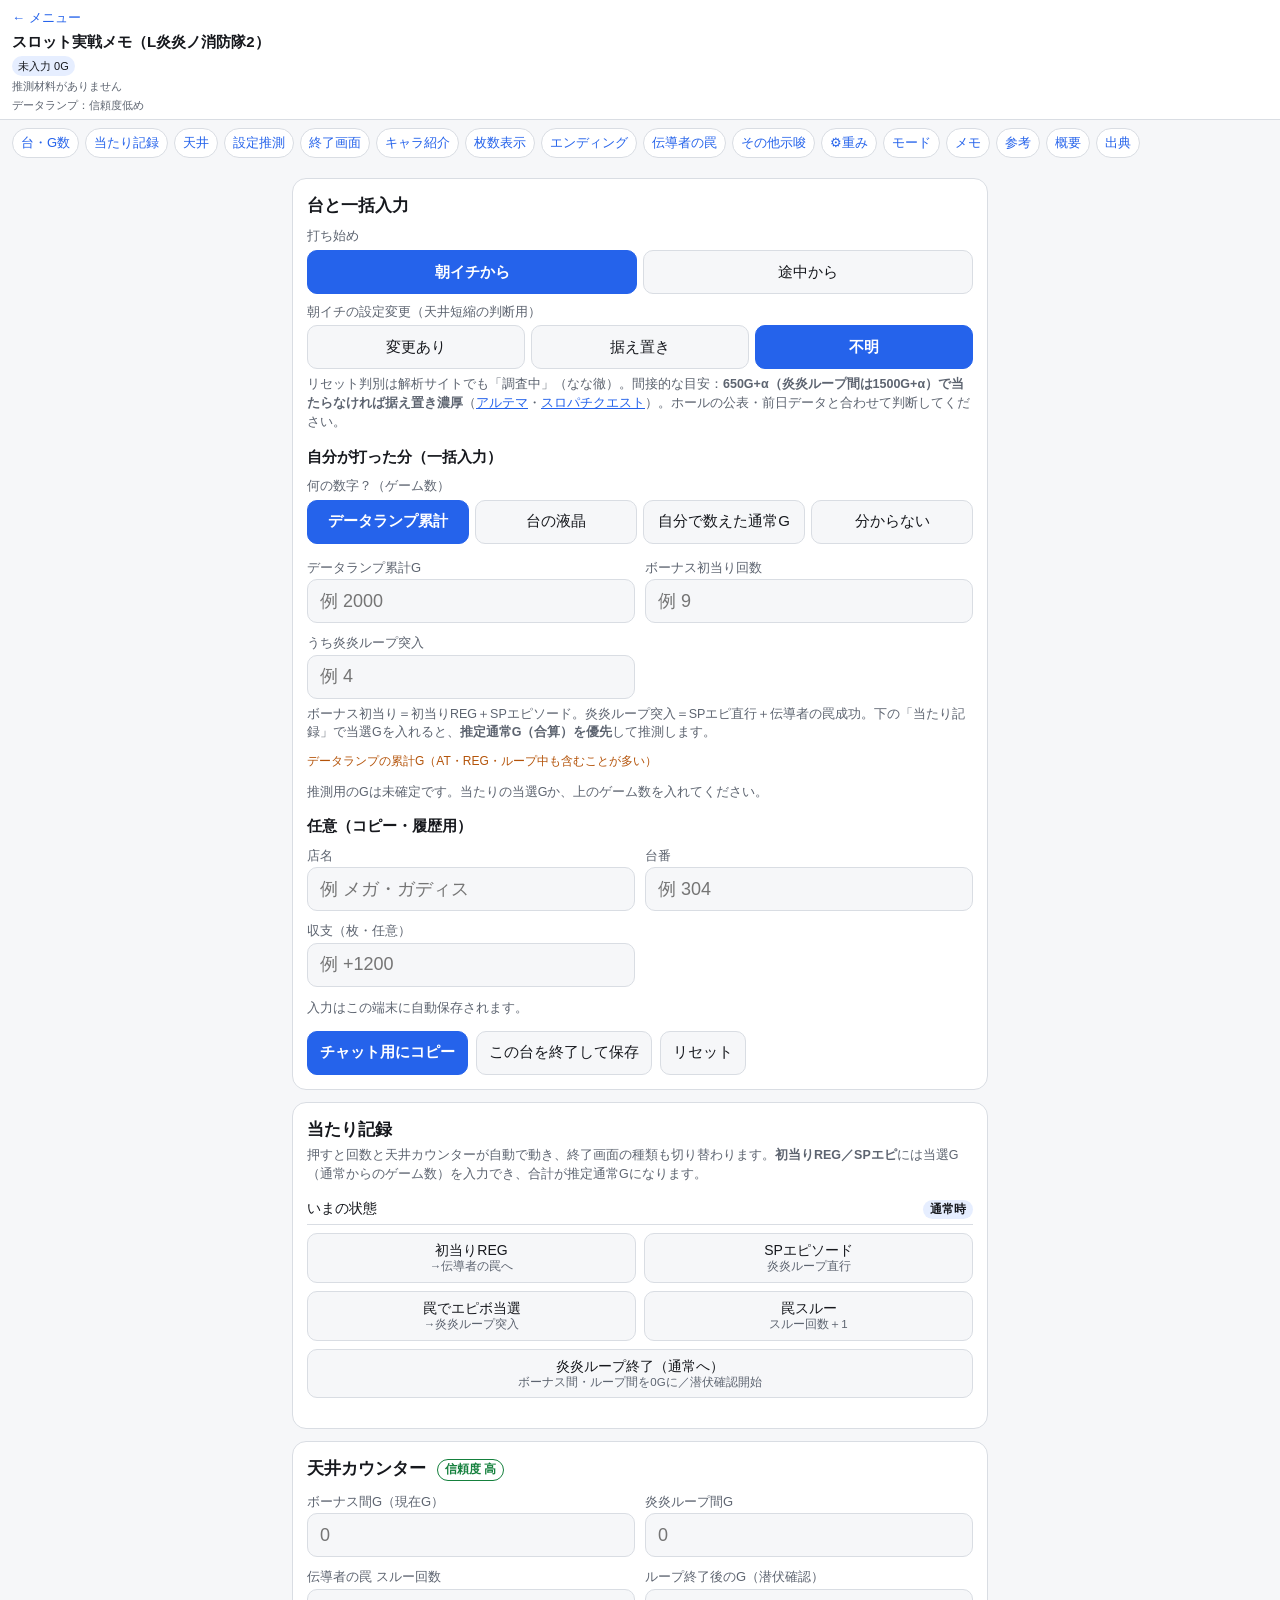
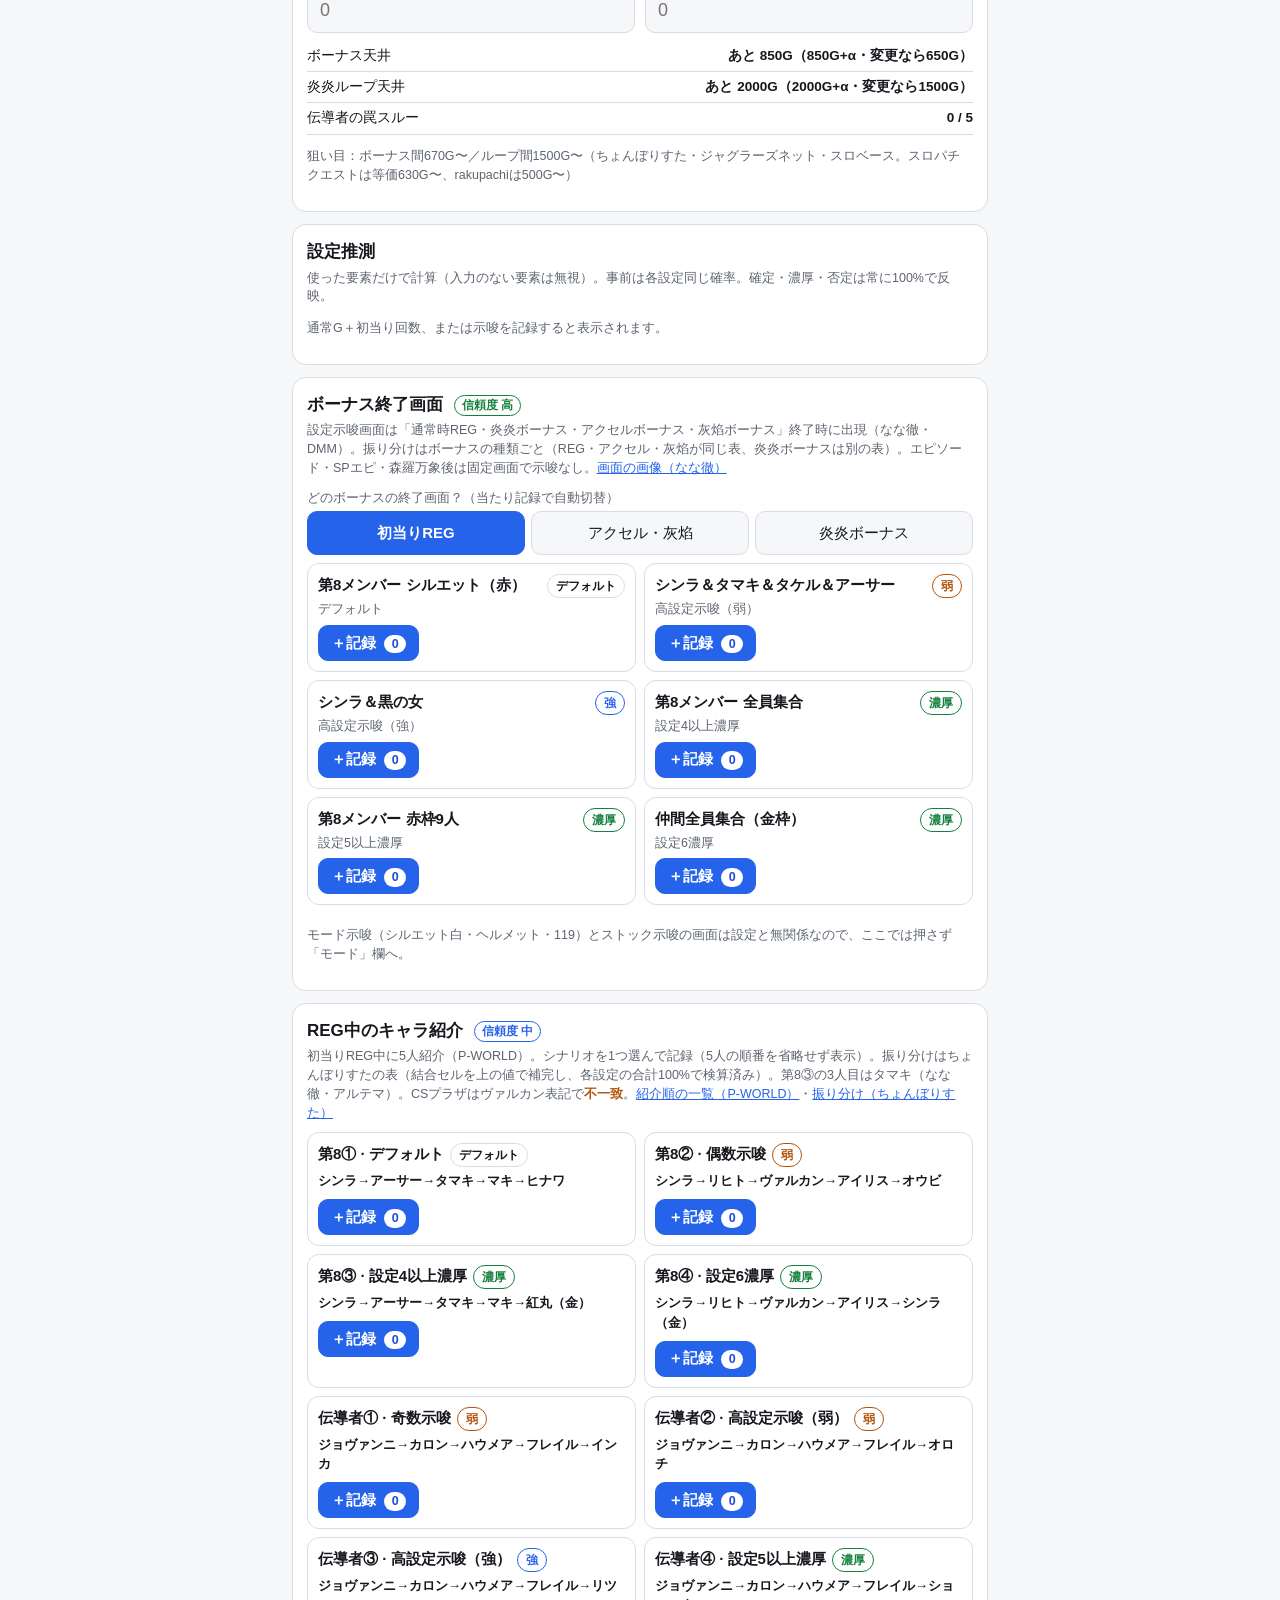
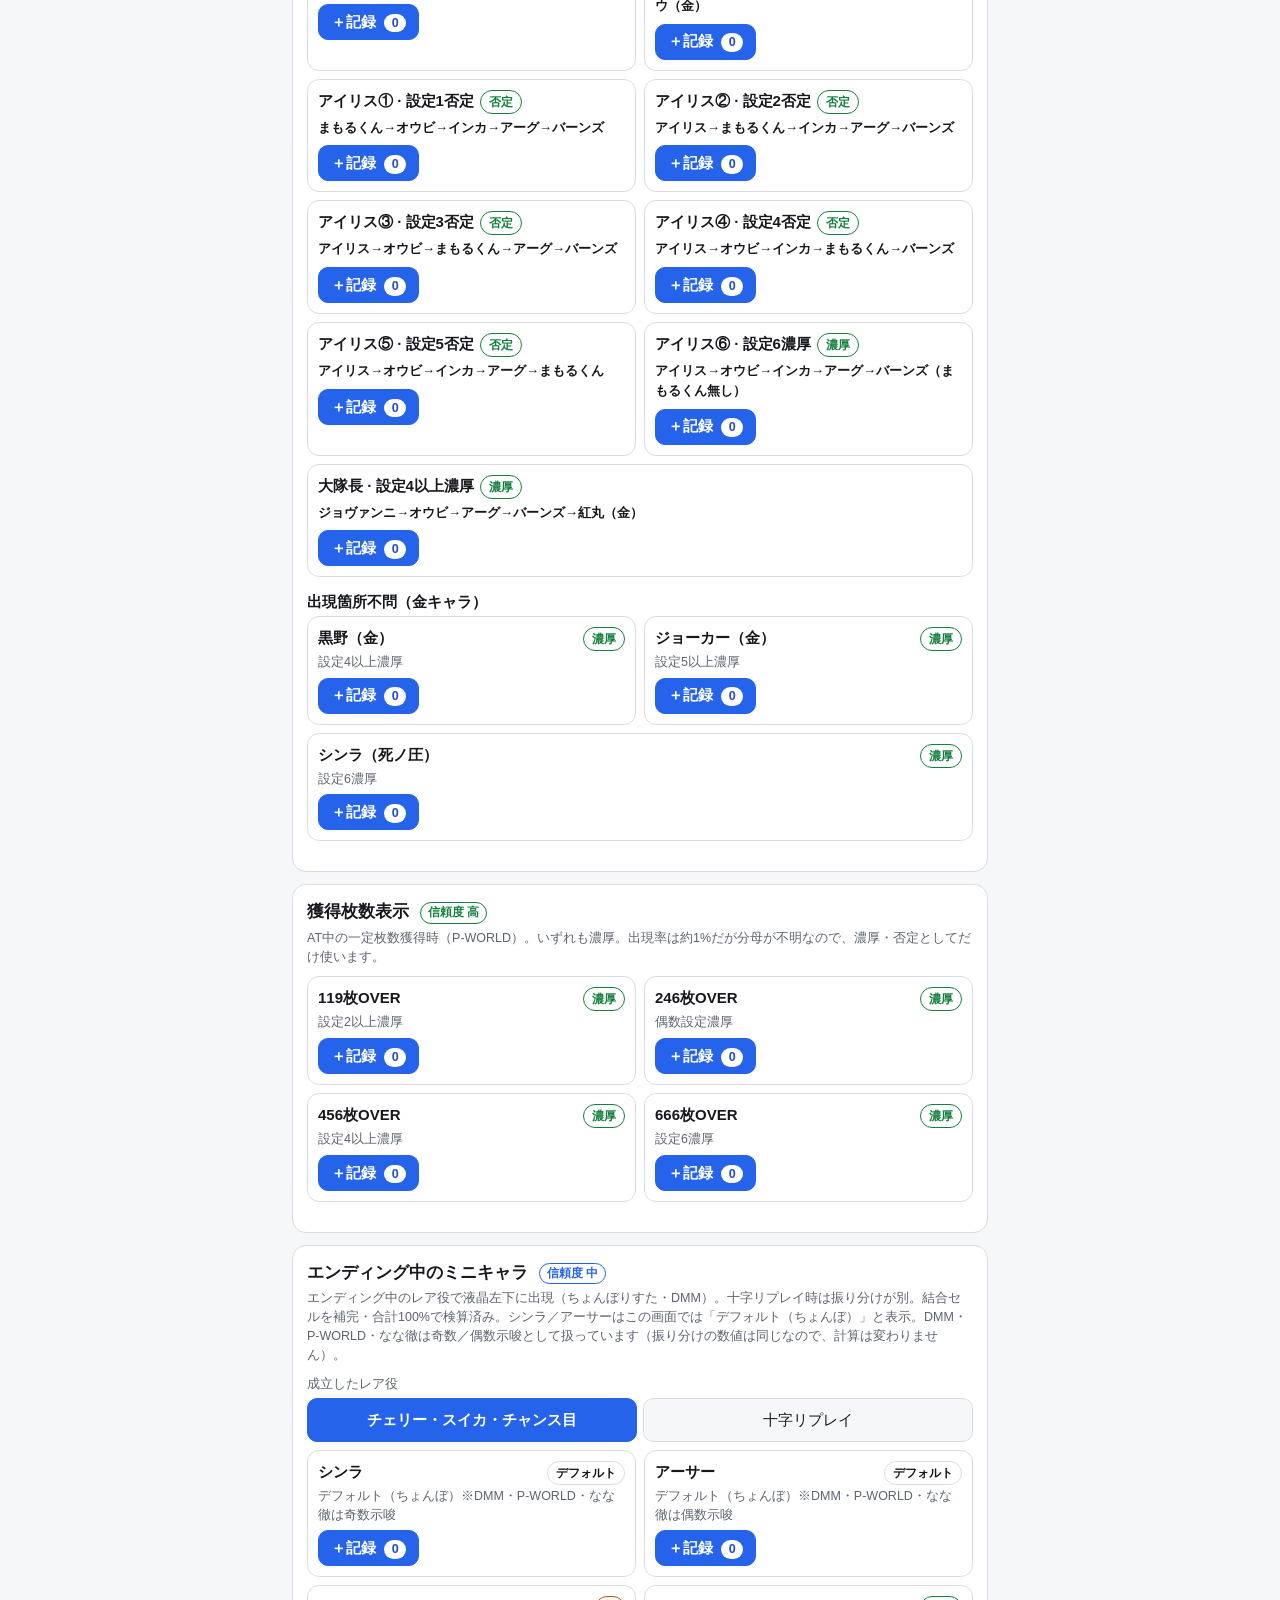
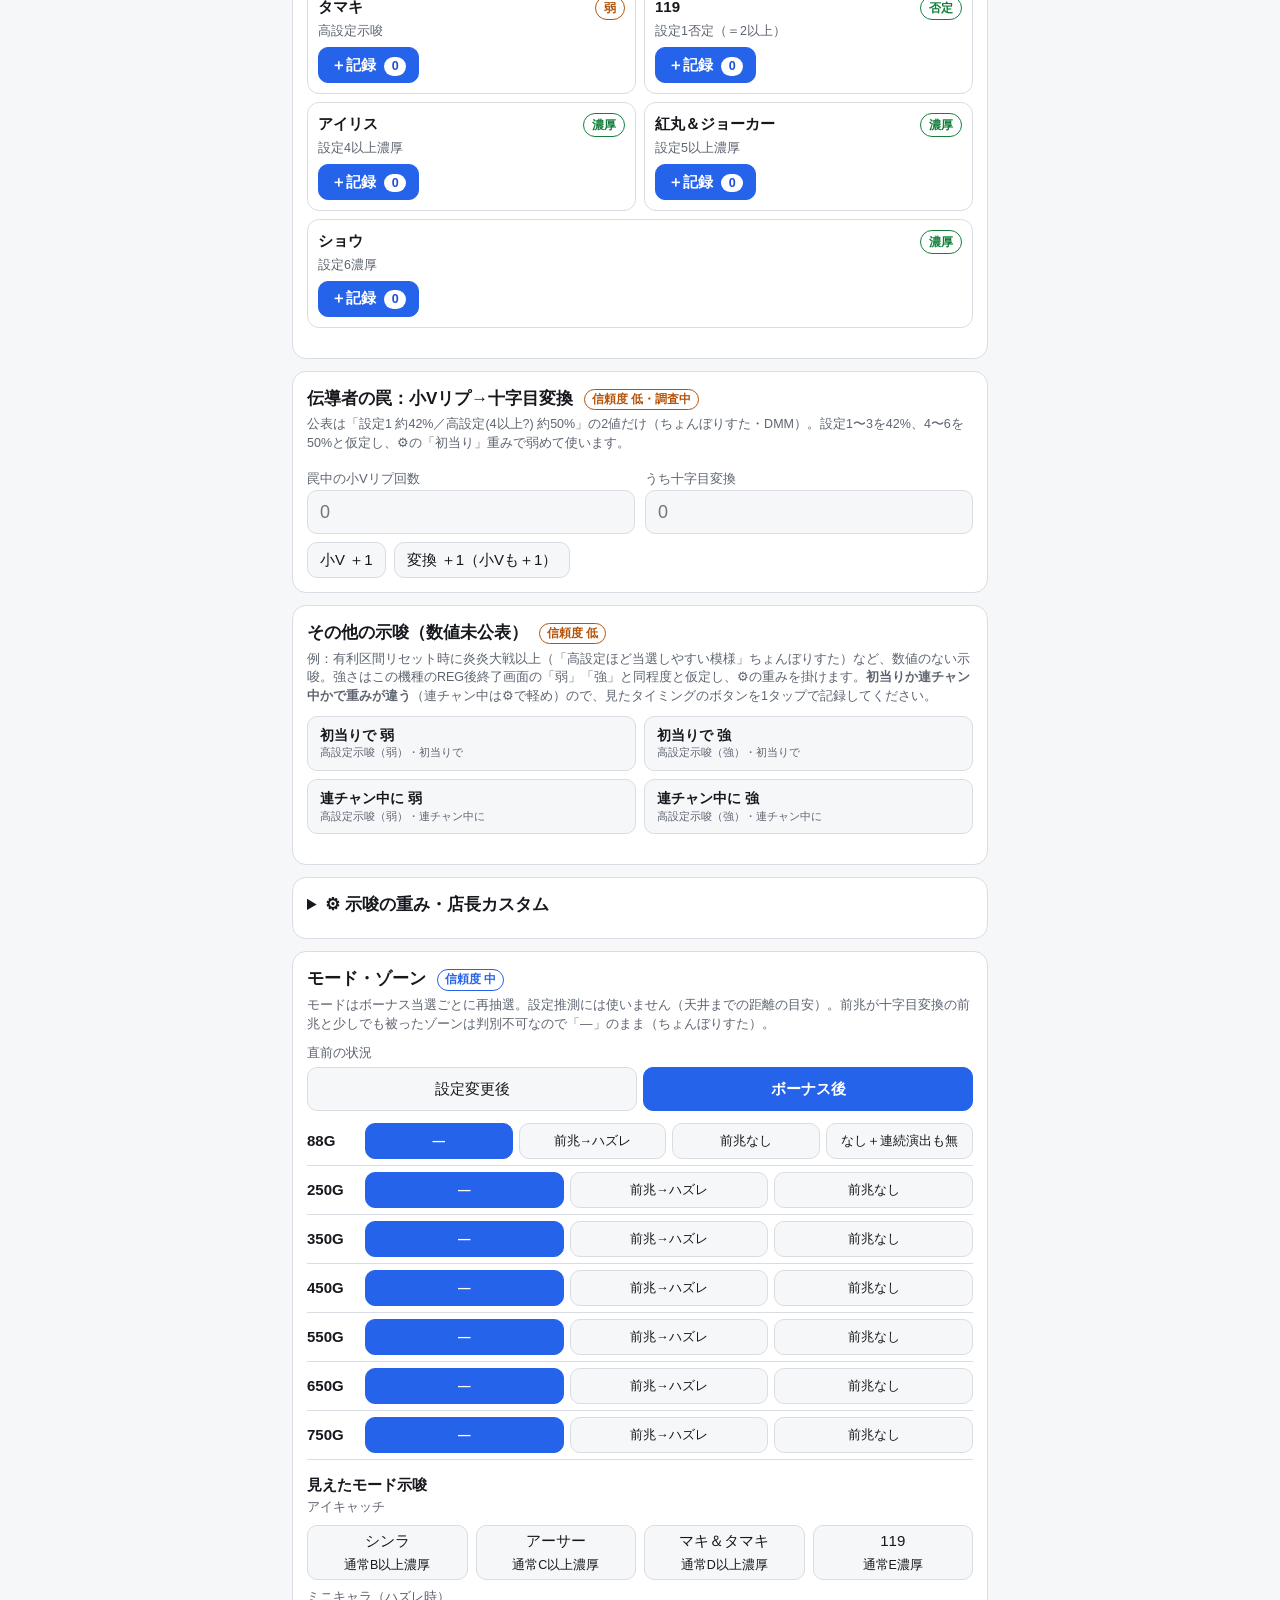
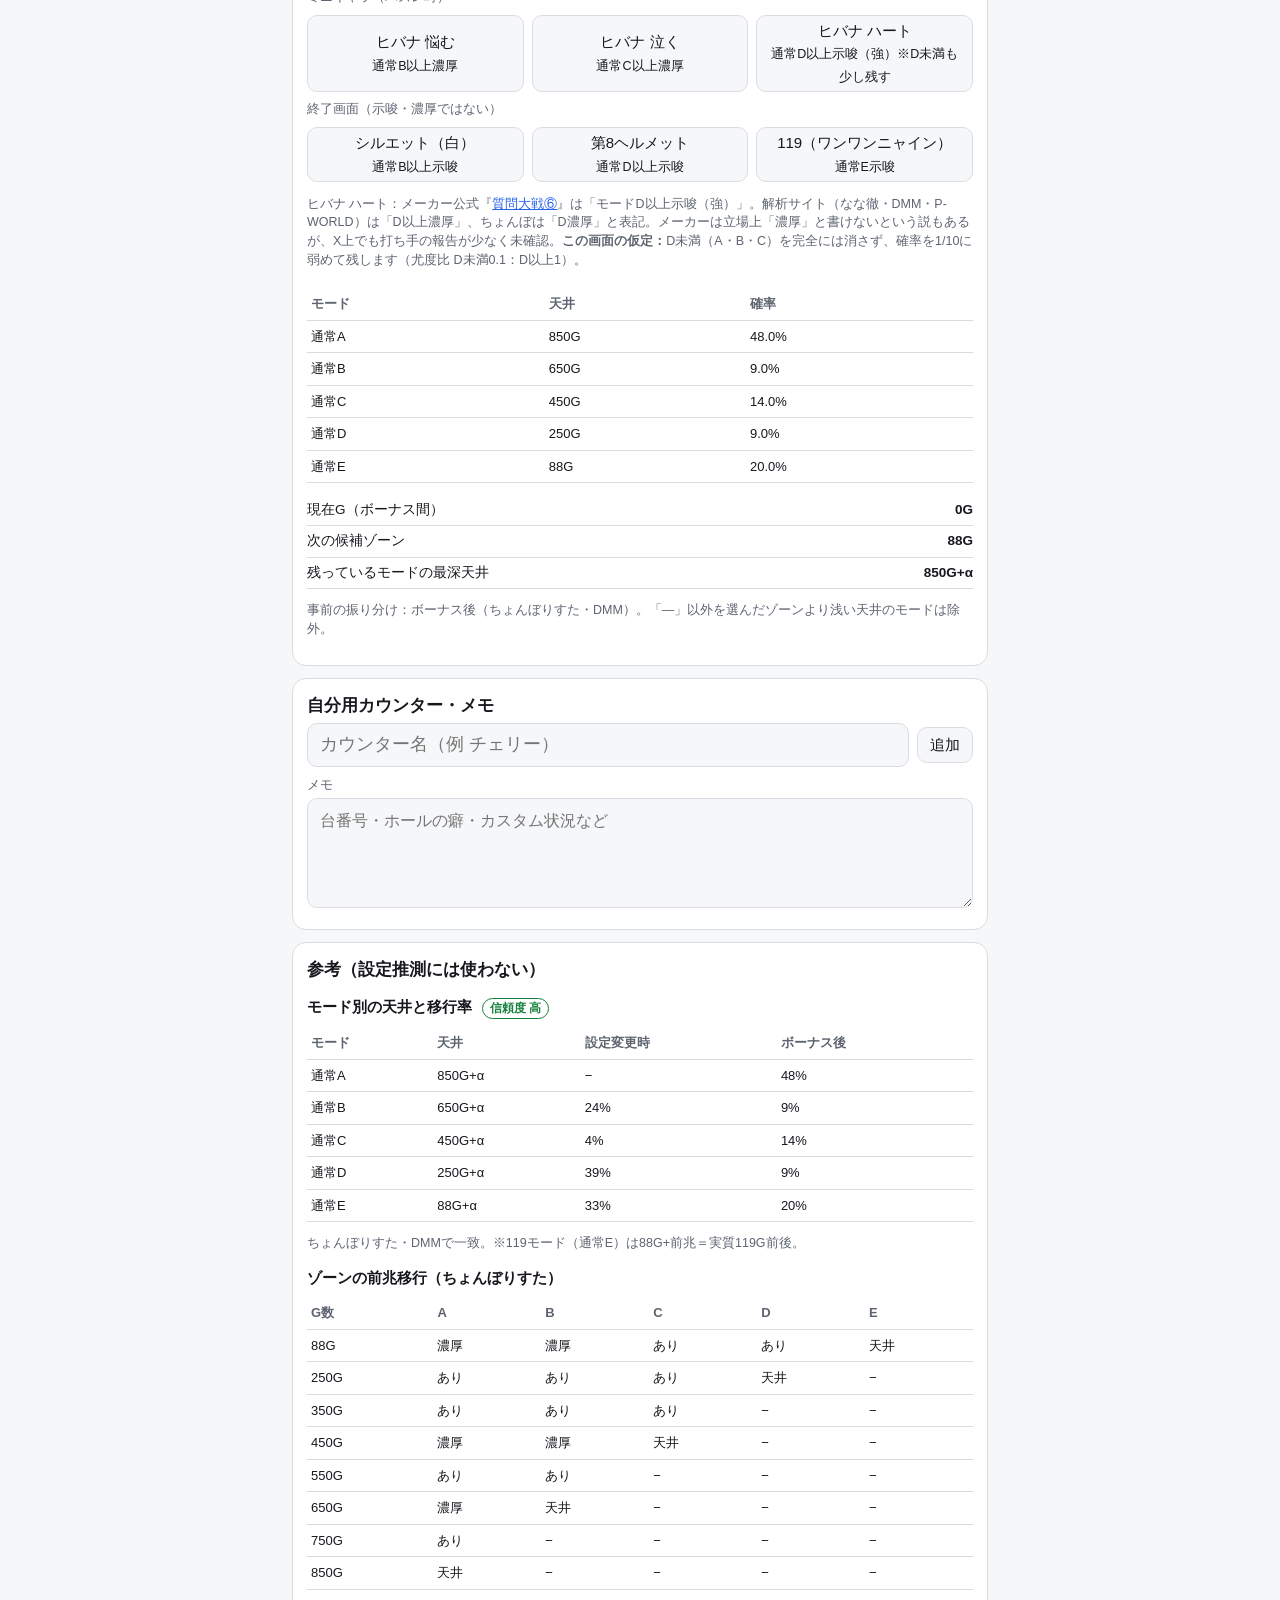
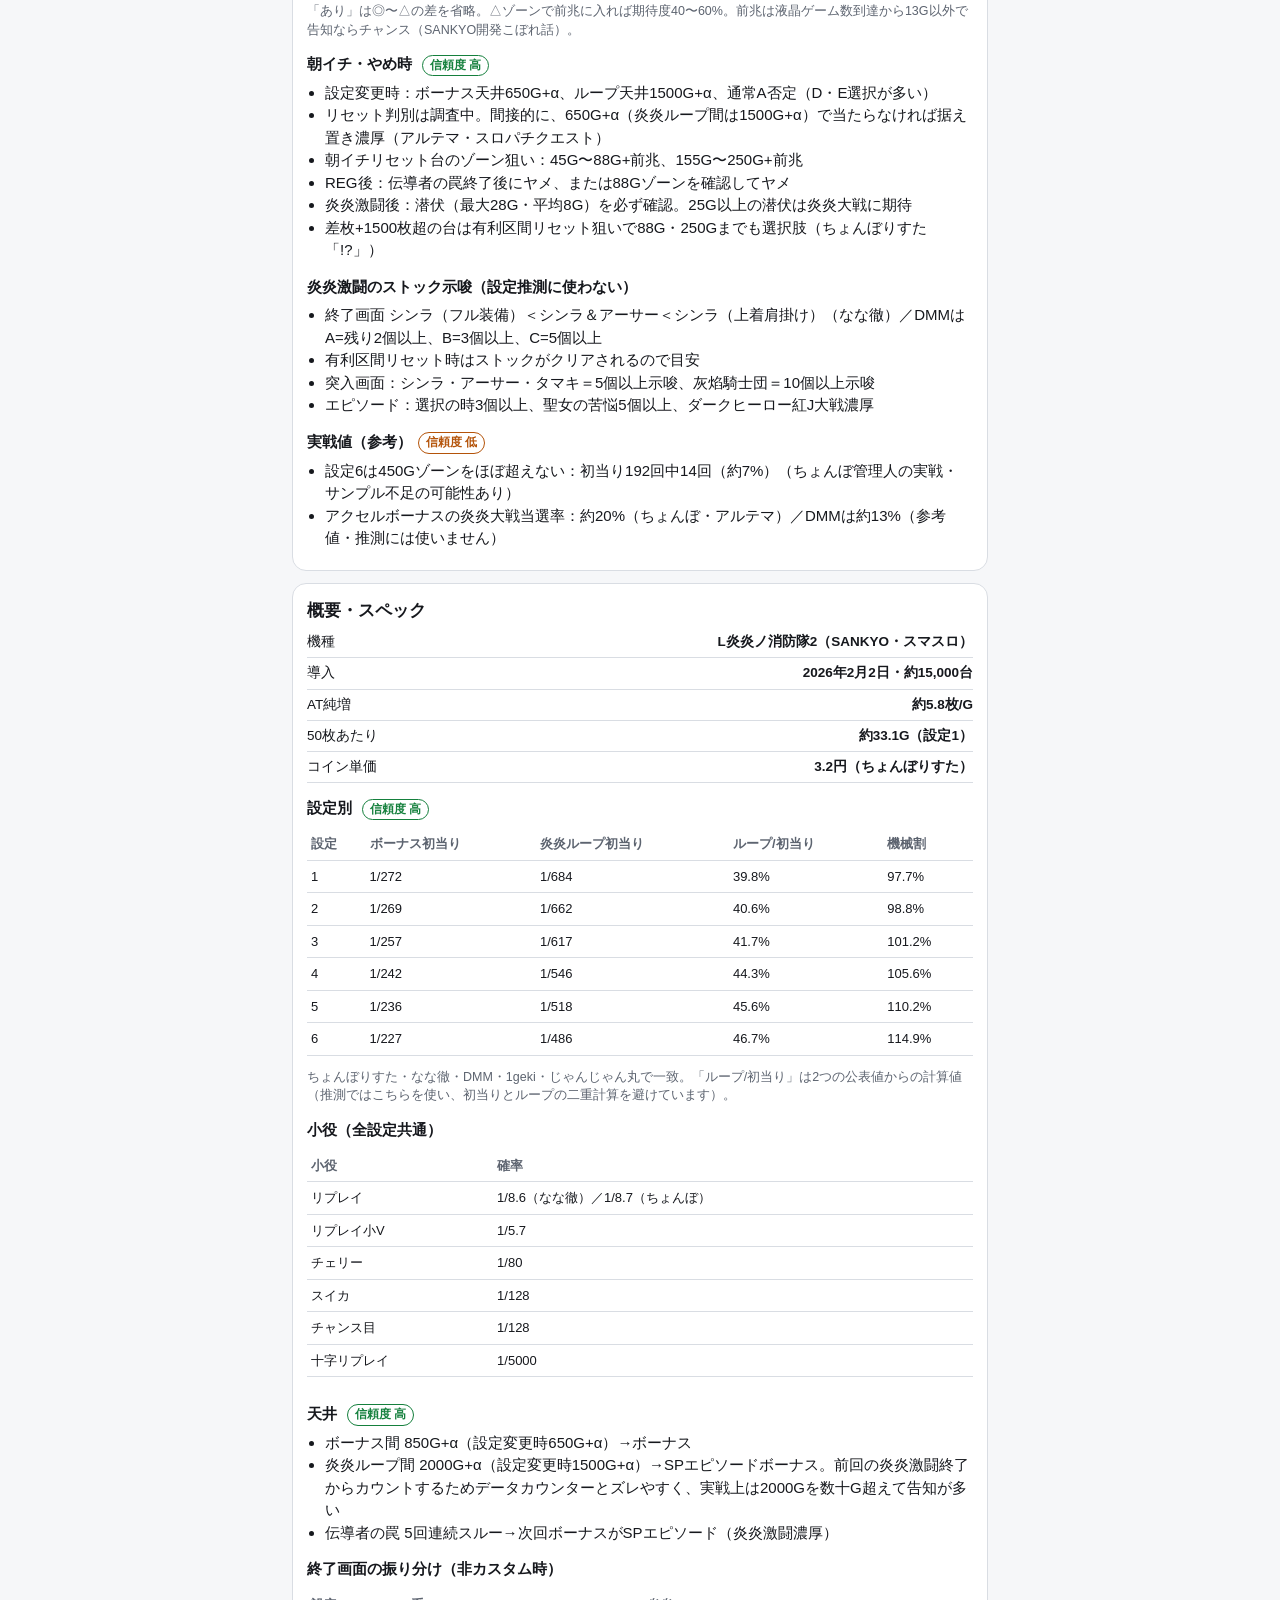
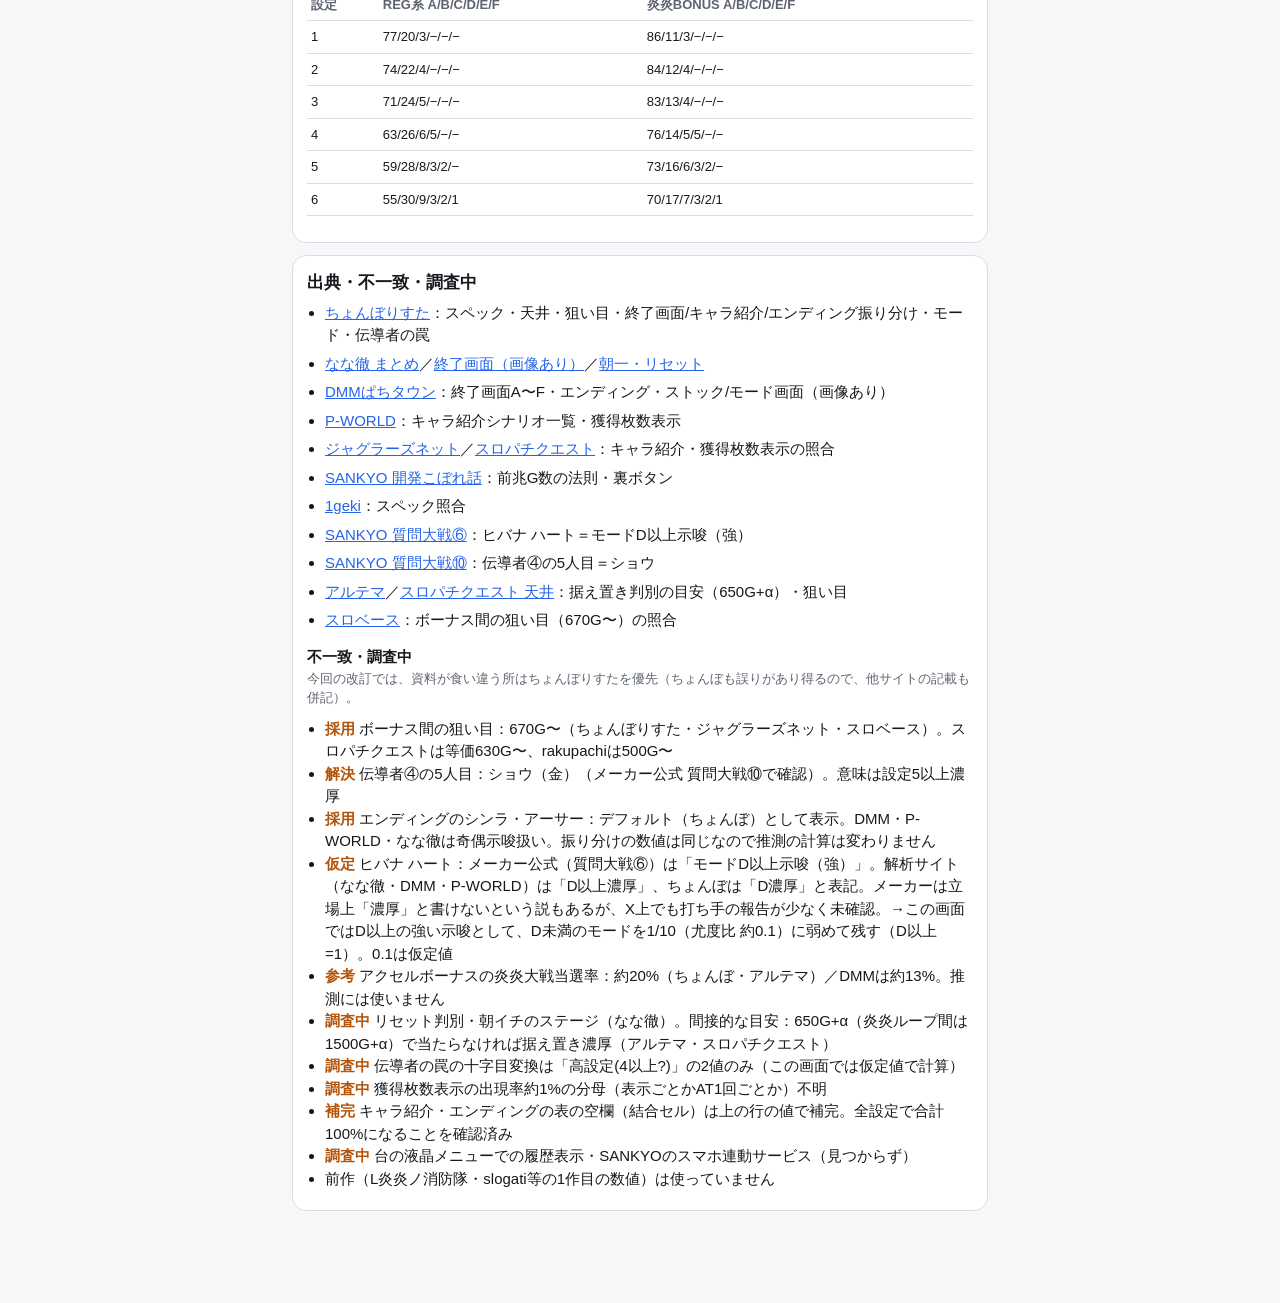
<file: enen2/index.html>
<!DOCTYPE html>
<html lang="ja">
<head>
<meta charset="utf-8">
<meta name="viewport" content="width=device-width,initial-scale=1,viewport-fit=cover">
<title>スロット実戦メモ（L炎炎ノ消防隊2）</title>
<style>
:root{--bg:#f6f7f9;--card:#fff;--text:#16181d;--sub:#5d6470;--border:#d9dde3;--accent:#2563eb;--accentSoft:#e6eeff;--ok:#15803d;--okSoft:#e3f5e8;--warn:#b45309;--danger:#b91c1c}
@media (prefers-color-scheme:dark){:root{--bg:#111318;--card:#1b1e25;--text:#eceef2;--sub:#a0a7b4;--border:#333845;--accent:#5b8cff;--accentSoft:#1f2a44;--ok:#4ade80;--okSoft:#173322;--warn:#f59e0b;--danger:#f87171}}
*{box-sizing:border-box}
body{margin:0;background:var(--bg);color:var(--text);font-family:-apple-system,BlinkMacSystemFont,"Hiragino Sans","Noto Sans JP","Yu Gothic",sans-serif;font-size:15px;line-height:1.5;-webkit-text-size-adjust:100%}
header{position:sticky;top:0;z-index:5;background:var(--card);border-bottom:1px solid var(--border);padding:8px 12px}
header h1{font-size:16px;margin:0}
.bar{display:flex;flex-wrap:wrap;gap:6px;margin-top:6px;font-size:13px}
.bar span{padding:2px 8px;border-radius:999px;background:var(--accentSoft)}
.bar span.ok{background:var(--okSoft);color:var(--ok);font-weight:700}
nav{display:flex;flex-wrap:wrap;gap:6px;padding:8px 12px}
nav a{font-size:13px;color:var(--accent);text-decoration:none;padding:4px 8px;border:1px solid var(--border);border-radius:999px;background:var(--card)}
main{max-width:720px;margin:0 auto;padding:0 12px 80px}
section{background:var(--card);border:1px solid var(--border);border-radius:14px;padding:14px;margin:12px 0}
h2{font-size:17px;margin:0 0 4px}
h3{font-size:15px;margin:14px 0 2px}
.cap{color:var(--sub);font-size:12.5px;margin:0 0 10px}
.row{display:flex;flex-wrap:wrap;gap:8px;align-items:center}
button{font:inherit;min-height:44px;padding:8px 12px;border-radius:10px;border:1px solid var(--border);background:var(--bg);color:var(--text);cursor:pointer;touch-action:manipulation}
button.p{background:var(--accent);border-color:var(--accent);color:#fff;font-weight:600}
button.sm{min-height:36px;padding:4px 12px}
button:active{transform:scale(.97)}
.grow{flex:1 1 120px}
input,select{font:inherit;font-size:18px;min-height:44px;padding:0 12px;border-radius:10px;border:1px solid var(--border);background:var(--bg);color:var(--text);width:100%}
label{font-size:13px;color:var(--sub);display:block;margin:8px 0 4px}
.box{border:1px solid var(--border);border-radius:12px;padding:12px;margin-bottom:10px}
.hd{display:flex;flex-wrap:wrap;justify-content:space-between;gap:6px;font-weight:700}
.stars{color:var(--warn)}
.cells{display:flex;flex-wrap:wrap;gap:6px;margin:8px 0}
.cell{flex:1 1 90px;text-align:center;font-size:12.5px;padding:4px;border-radius:6px;border:1px solid var(--border)}
.cell.best{border-color:var(--accent);background:var(--accentSoft);font-weight:700}
.hints{display:flex;flex-wrap:wrap;gap:8px}
.hint{flex:1 1 260px;border:1px solid var(--border);border-radius:12px;padding:10px}
.hint.on{background:var(--accentSoft)}
.hint.on.confirm{border-color:var(--ok);background:var(--okSoft)}
.hint .tap{all:unset;display:block;width:100%;cursor:pointer}
.look{color:var(--sub);font-size:12.5px;margin:2px 0 6px}
.tag{display:inline-block;font-size:12px;padding:2px 8px;border-radius:999px;border:1px solid var(--border)}
.tag.confirm{color:var(--ok);border-color:var(--ok);font-weight:700}
.tag.strong{color:var(--accent);border-color:var(--accent);font-weight:700}
.tag.weak{color:var(--warn);border-color:var(--warn)}
.chips{display:flex;flex-wrap:wrap;gap:6px}
.chip{font-size:12.5px;padding:3px 8px;border:1px solid var(--border);border-radius:6px}
.est .r{display:flex;align-items:center;gap:8px;margin:4px 0;font-size:13px}
.est .l{width:46px}.est .v{width:52px;text-align:right}
.est .t{flex:1;height:14px;background:var(--bg);border-radius:4px;overflow:hidden}
.est .f{height:100%;background:var(--accent);opacity:.55}
.est .r.best .f{opacity:1}
.call{border:1px solid var(--ok);background:var(--okSoft);color:var(--ok);border-radius:10px;padding:8px 10px;font-weight:700;margin-top:8px}
table{width:100%;border-collapse:collapse;font-size:13px;margin:6px 0 12px}
th,td{border-bottom:1px solid var(--border);padding:6px 4px;text-align:left;vertical-align:top}
th{color:var(--sub);font-weight:600}
.scroll{overflow-x:auto}
a{color:var(--accent)}
ul{padding-left:18px;margin:6px 0}
.src li{margin:6px 0}
.note{font-size:12.5px;color:var(--sub)}
textarea{font:inherit;font-size:16px;width:100%;min-height:110px;padding:10px 12px;border-radius:10px;border:1px solid var(--border);background:var(--bg);color:var(--text)}
.grid2{display:grid;grid-template-columns:1fr 1fr;gap:4px 10px}
.grid2 label{margin:6px 0 2px}
.chk{display:flex;align-items:center;gap:8px;font-size:13px;color:var(--sub);margin-top:8px}
.chk input{width:22px;height:22px;min-height:0}
details summary{cursor:pointer;font-weight:700;font-size:17px;min-height:32px}
.used{font-size:12.5px;color:var(--sub);margin-top:8px}
.seg{display:flex;gap:6px;flex-wrap:wrap}
.seg button{flex:1 1 0;min-width:80px}
.seg button.on{background:var(--accent);border-color:var(--accent);color:#fff;font-weight:700}
.rel{display:inline-block;font-size:11.5px;padding:1px 7px;border-radius:999px;border:1px solid;margin-left:6px;font-weight:700;vertical-align:middle}
.rel.h{color:var(--ok);border-color:var(--ok)}.rel.m{color:var(--accent);border-color:var(--accent)}.rel.l{color:var(--warn);border-color:var(--warn)}
.chk.big{font-size:15px;color:var(--text);font-weight:700;padding:8px 10px;border:1px solid var(--border);border-radius:10px}
.alert{border:1px solid var(--warn);border-radius:10px;padding:8px 10px;margin:8px 0;font-size:13.5px}
.okbox{border:1px solid var(--ok);background:var(--okSoft);border-radius:10px;padding:8px 10px;margin:8px 0;font-size:13.5px}
.kv{display:flex;justify-content:space-between;gap:8px;font-size:13.5px;border-bottom:1px solid var(--border);padding:5px 0}
.kv span{flex:1 1 auto;min-width:0}.kv b{flex:0 1 auto;text-align:right;max-width:62%}
.back{font-size:13px;color:var(--accent);text-decoration:none}
.btns{display:grid;grid-template-columns:1fr 1fr;gap:8px}
.gen4 button{display:flex;flex-direction:column;align-items:flex-start;gap:2px;text-align:left;padding:10px 12px;line-height:1.25}
.gen4 button b{font-size:14px;font-weight:700}
.gen4 button .gsub{font-size:11px;color:var(--sub);font-weight:400}
.btns button{width:100%;font-size:14px;line-height:1.25}
.btns button small{display:block;font-size:11.5px;color:var(--sub);font-weight:400}
button.p small{color:#e6eeff}
.cnt{display:inline-block;min-width:22px;padding:0 6px;border-radius:999px;background:var(--accentSoft);font-weight:700;font-size:12.5px;margin-left:4px}
.evs{display:flex;flex-wrap:wrap;gap:6px;margin:8px 0}
.ev{font-size:12px;padding:2px 4px 2px 8px;border:1px solid var(--border);border-radius:999px;display:inline-flex;align-items:center;gap:4px}
.ev button{min-height:26px;padding:0 8px;border:none;background:transparent;color:var(--danger);font-size:14px}
.ev.loop{border-color:var(--warn)}
.badge{display:inline-block;font-size:11.5px;padding:1px 7px;border-radius:999px;background:var(--accentSoft);margin-left:4px}
.badge.loop{background:#fdf0dc;color:#8a4b00}
@media (prefers-color-scheme:dark){.badge.loop{background:#3a2a12;color:#f5c27a}}
.rng{display:flex;align-items:center;gap:10px}
.rng input{flex:1;min-height:32px;padding:0}
.rng b{width:48px;text-align:right}
.zone{display:flex;align-items:center;gap:6px;flex-wrap:wrap;border-bottom:1px solid var(--border);padding:6px 0}
.zone>b{width:52px}
.zone .seg{flex:1}
.zone .seg button{min-width:0;font-size:12.5px;min-height:36px;padding:2px 4px}
.warnx{color:var(--warn);font-weight:700}
.mono{font-variant-numeric:tabular-nums}
button.p .cnt{background:#fff;color:#1d4ed8}
.hl{margin-top:6px;font-size:12px;line-height:1.3}
.hll{display:flex;justify-content:space-between;gap:4px;color:var(--sub);font-size:11px;padding:0 40px 0 100px;white-space:nowrap}
.hlr{display:flex;align-items:center;gap:6px;margin:3px 0}
.hlk{flex:none;width:54px;color:var(--sub);font-size:11.5px;white-space:nowrap;overflow:hidden}
.hlv{flex:none;width:34px;text-align:right;font-variant-numeric:tabular-nums;font-weight:600}
.hlv.r{text-align:left}
.hlb{flex:1;min-width:60px;height:12px;border-radius:6px;overflow:hidden;display:flex;background:var(--border)}
.hlb i{display:block;height:100%}
.hlb i.hi{background:#8a93a3}.hlb i.lo{background:#d3d8df}
@media (prefers-color-scheme:dark){.hlb i.hi{background:#7a8396}.hlb i.lo{background:#3b414e}}
.hlr.th .hlb i.hi{background:var(--accent)}.hlr.th .hlv:not(.r){color:var(--accent)}
.hlr.tl .hlb i.lo{background:var(--warn)}.hlr.tl .hlv.r{color:var(--warn)}
.hlc{color:var(--sub);font-size:11.5px;margin-top:2px}
.hlc.conf{color:var(--ok);font-weight:700}
.cmp{width:100%;border-collapse:collapse;font-size:12px;margin:6px 0;font-variant-numeric:tabular-nums}
.cmp th,.cmp td{padding:4px 2px;text-align:right;border-bottom:1px solid var(--border)}
.cmp th:first-child,.cmp td:first-child{text-align:left;white-space:nowrap}
.cmp td.h{font-weight:700}
.pre{border:1px dashed var(--border);border-radius:10px;padding:8px 10px;margin:8px 0}

.hint2{display:flex;flex-direction:column;align-items:flex-start;gap:2px;text-align:left;min-width:0;max-width:100%}
.hint2 b{font-size:13px;font-weight:700}
.hint2 small{font-size:11px;color:var(--sub);font-weight:500;white-space:normal;line-height:1.35}
.gnote{font-size:12px;color:var(--warn);margin:6px 0 0}
.qrow{display:flex;flex-wrap:wrap;align-items:center;gap:6px;margin:0 0 8px;padding:8px;background:var(--bg);border-radius:10px;border:1px solid var(--border)}
.qrow label{font-size:11px;color:var(--sub)}
.qrow input{width:72px;padding:6px 8px;border:1px solid var(--border);border-radius:8px;font:inherit;background:var(--card);color:var(--text)}
.dlg[hidden]{display:none!important}.dlg{position:fixed;inset:0;background:rgba(0,0,0,.45);z-index:40;display:flex;align-items:flex-end;justify-content:center;padding:12px}
.dlg .box{background:var(--card);border-radius:16px 16px 12px 12px;padding:16px;width:100%;max-width:480px;max-height:85vh;overflow:auto}
.dlg h3{margin:0 0 8px;font-size:17px}
.dlg .grid2{display:grid;grid-template-columns:1fr 1fr;gap:8px}
.dlg label{font-size:12px;color:var(--sub);display:block;margin:0 0 2px}
.dlg input,.dlg textarea{width:100%;padding:8px;border:1px solid var(--border);border-radius:8px;font:inherit;background:var(--bg);color:var(--text)}
.dlg .acts{display:flex;flex-wrap:wrap;gap:8px;margin-top:12px}
.toolsbar{display:flex;flex-wrap:wrap;gap:8px;margin:10px 0 0}
#copyOut{width:100%;min-height:110px;font:12px/1.4 ui-monospace,monospace;margin-top:8px;display:none}

</style>
<meta name="theme-color" content="#0b0b0f">
<link rel="manifest" href="/manifest.webmanifest">
<link rel="icon" type="image/png" href="/icons/icon-192.png">
<link rel="apple-touch-icon" href="/icons/apple-touch-icon.png">
<meta name="apple-mobile-web-app-capable" content="yes">
<meta name="mobile-web-app-capable" content="yes">
<meta name="apple-mobile-web-app-status-bar-style" content="default">
<meta name="apple-mobile-web-app-title" content="SLOTSENSE">
<script>if('serviceWorker' in navigator){addEventListener('load',function(){navigator.serviceWorker.register('/sw.js',{scope:'/'}).catch(function(){})})}</script>
<link rel="stylesheet" href="../topbar.css">
<script src="../topbar.js"></script>
</head>
<body>
<noscript><div style="padding:12px;background:#fde2e2;color:#900;font-weight:bold">この画面ではメモ機能が動きません。SafariかChromeで開き直してください。</div></noscript>
<header>
  <a href="../" class="back">← メニュー</a>
  <h1 id="title">スロット実戦メモ（L炎炎ノ消防隊2）</h1>
  <div class="bar" id="statbar"></div>
  <div id="hlbar"></div>
</header>
<nav>
  <a href="#base">台・G数</a><a href="#mid" id="navMid">途中から</a><a href="#now">当たり記録</a><a href="#ceil">天井</a><a href="#est">設定推測</a><a href="#es">終了画面</a><a href="#rc">キャラ紹介</a><a href="#coin">枚数表示</a><a href="#end">エンディング</a><a href="#wana">伝導者の罠</a><a href="#gen">その他示唆</a><a href="#wt">⚙重み</a><a href="#mode">モード</a><a href="#memo">メモ</a><a href="#extra">参考</a><a href="#spec">概要</a><a href="#src">出典</a>
</nav>
<main>
  <section id="base">
    <h2>台と一括入力</h2>
    <label>打ち始め</label>
    <div class="seg" id="modeSeg"><button data-set="mode" data-v="asa">朝イチから</button><button data-set="mode" data-v="mid">途中から</button></div>
    <label>朝イチの設定変更（天井短縮の判断用）</label>
    <div class="seg" id="resetSeg"><button data-set="reset" data-v="yes">変更あり</button><button data-set="reset" data-v="no">据え置き</button><button data-set="reset" data-v="unknown">不明</button></div>
    <p class="cap" style="margin-top:6px">リセット判別は解析サイトでも「調査中」（なな徹）。間接的な目安：<b>650G+α（炎炎ループ間は1500G+α）で当たらなければ据え置き濃厚</b>（<a href="https://altema.jp/pachimo/lenen2reset" target="_blank" rel="noopener">アルテマ</a>・<a href="https://www.slopachi-quest.com/article/enennosyouboutai2-tenjou/" target="_blank" rel="noopener">スロパチクエスト</a>）。ホールの公表・前日データと合わせて判断してください。</p>
    <h3>自分が打った分（一括入力）</h3>
    <label>何の数字？（ゲーム数）</label>
    <div class="seg" id="gSrcSeg">
      <button data-set="gSrc" data-v="lamp">データランプ累計</button>
      <button data-set="gSrc" data-v="lcd">台の液晶</button>
      <button data-set="gSrc" data-v="manual">自分で数えた通常G</button>
      <button data-set="gSrc" data-v="unknown">分からない</button>
    </div>
    <div class="grid2" style="margin-top:8px">
      <div><label id="gLabel">ゲーム数</label><input data-f="g" inputmode="numeric" placeholder="例 2000"></div>
      <div><label>ボーナス初当り回数</label><input data-f="bon" inputmode="numeric" placeholder="例 9"></div>
      <div><label>うち炎炎ループ突入</label><input data-f="loop" inputmode="numeric" placeholder="例 4"></div>
    </div>
    <p class="cap" style="margin-top:6px">ボーナス初当り＝初当りREG＋SPエピソード。炎炎ループ突入＝SPエピ直行＋伝導者の罠成功。下の「当たり記録」で当選Gを入れると、<b>推定通常G（合算）を優先</b>して推測します。</p>
    <p class="gnote" id="gSrcNote"></p>
    <p class="note" id="estGNote"></p>
    <h3>任意（コピー・履歴用）</h3>
    <div class="grid2">
      <div><label>店名</label><input data-f="store" placeholder="例 メガ・ガディス"></div>
      <div><label>台番</label><input data-f="dai" inputmode="numeric" placeholder="例 304"></div>
      <div><label>収支（枚・任意）</label><input data-f="balance" placeholder="例 +1200"></div>
    </div>
    <p class="note" id="savestate"></p>
    <div class="toolsbar">
      <button type="button" id="btnCopy" class="p">チャット用にコピー</button>
      <button type="button" id="btnEnd">この台を終了して保存</button>
      <button type="button" id="resetAll">リセット</button>
    </div>
    <textarea id="copyOut" readonly aria-label="コピー用テキスト"></textarea>
  </section>

  <section id="mid" hidden>
    <h2>途中から：前任者データ <span class="rel l">信頼度 低</span></h2>
    <p class="cap">この機種にはマイスロのような履歴画面が見つかっていません（SANKYO・台の液晶メニュー未確認）。台上のデータカウンターだけが頼りです。ホールのカウンターでBB／RBがどのボーナスに当たるかは店ごとに違うので、1日分の履歴と見比べて確認してください。</p>
    <div class="grid2">
      <div><label>着席時の総スタート</label><input data-p="ht" inputmode="numeric" placeholder="例 3000"></div>
      <div><label>前任の通常G（分かれば）</label><input data-p="g" inputmode="numeric" placeholder="例 2500"></div>
      <div><label>前任のボーナス初当り</label><input data-p="bon" inputmode="numeric" placeholder="例 10"></div>
      <div><label>前任の炎炎ループ突入</label><input data-p="loop" inputmode="numeric" placeholder="例 4"></div>
    </div>
    <label>この数字の範囲</label>
    <div class="seg" id="scopeSeg"><button data-set="scope" data-v="today">当日の台全体</button><button data-set="scope" data-v="unknown">不明</button></div>
    <label class="chk big"><input type="checkbox" id="merge">前任者を合算して設定推測に使う（当日＝重み100%／不明＝50%）</label>
    <p class="cap">現在G・ループ間G・罠スルー回数は下の「天井カウンター」に入力してください（履歴から数える）。</p>
    <div id="midBody"></div>
  </section>

  <section id="now">
    <h2>当たり記録</h2>
    <p class="cap">押すと回数と天井カウンターが自動で動き、終了画面の種類も切り替わります。<b>初当りREG／SPエピ</b>には当選G（通常からのゲーム数）を入力でき、合計が推定通常Gになります。</p>
    <div class="kv"><span>いまの状態</span><b id="stateLbl"></b></div>
    <div class="btns" style="margin-top:8px">
      <button data-q="reg">初当りREG<small>→伝導者の罠へ</small></button>
      <button data-q="sp">SPエピソード<small>炎炎ループ直行</small></button>
      <button data-q="ok">罠でエピボ当選<small>→炎炎ループ突入</small></button>
      <button data-q="thru">罠スルー<small>スルー回数＋1</small></button>
      <button data-q="end" class="grow" style="grid-column:1/3">炎炎ループ終了（通常へ）<small>ボーナス間・ループ間を0Gに／潜伏確認開始</small></button>
    </div>
    <div class="evs" id="qLog"></div>
  </section>

  <section id="ceil">
    <h2>天井カウンター <span class="rel h">信頼度 高</span></h2>
    <div class="grid2">
      <div><label>ボーナス間G（現在G）</label><input data-c="bg" inputmode="numeric" placeholder="0"></div>
      <div><label>炎炎ループ間G</label><input data-c="lg" inputmode="numeric" placeholder="0"></div>
      <div><label>伝導者の罠 スルー回数</label><input data-c="thru" inputmode="numeric" placeholder="0"></div>
      <div><label>ループ終了後のG（潜伏確認）</label><input data-c="sen" inputmode="numeric" placeholder="0"></div>
    </div>
    <div id="ceilBody" style="margin-top:8px"></div>
  </section>

  <section id="est">
    <h2>設定推測</h2>
    <p class="cap">使った要素だけで計算（入力のない要素は無視）。事前は各設定同じ確率。確定・濃厚・否定は常に100%で反映。</p>
    <div id="estBody" class="est"></div>
  </section>

  <section id="es">
    <h2>ボーナス終了画面 <span class="rel h">信頼度 高</span></h2>
    <p class="cap">設定示唆画面は「通常時REG・炎炎ボーナス・アクセルボーナス・灰焰ボーナス」終了時に出現（なな徹・DMM）。振り分けはボーナスの種類ごと（REG・アクセル・灰焰が同じ表、炎炎ボーナスは別の表）。エピソード・SPエピ・森羅万象後は固定画面で示唆なし。<a href="https://nana-press.com/kaiseki/machine/1088/34558/" target="_blank" rel="noopener">画面の画像（なな徹）</a></p>
    <label>どのボーナスの終了画面？（当たり記録で自動切替）</label>
    <div class="seg" id="btypeSeg"><button data-set="btype" data-v="reg">初当りREG</button><button data-set="btype" data-v="acc">アクセル・灰焰</button><button data-set="btype" data-v="big">炎炎ボーナス</button></div>
    <div id="customWarn"></div>
    <div class="hints" id="esBtns" style="margin-top:8px"></div>
    <div class="evs" id="esLog"></div>
    <p class="note">モード示唆（シルエット白・ヘルメット・119）とストック示唆の画面は設定と無関係なので、ここでは押さず「モード」欄へ。</p>
  </section>

  <section id="rc">
    <h2>REG中のキャラ紹介 <span class="rel m">信頼度 中</span></h2>
    <p class="cap">初当りREG中に5人紹介（P-WORLD）。シナリオを1つ選んで記録（5人の順番を省略せず表示）。振り分けはちょんぼりすたの表（結合セルを上の値で補完し、各設定の合計100%で検算済み）。第8③の3人目はタマキ（なな徹・アルテマ）。CSプラザはヴァルカン表記で<span class="warnx">不一致</span>。<a href="https://www.p-world.co.jp/machine/database/10415" target="_blank" rel="noopener">紹介順の一覧（P-WORLD）</a>・<a href="https://chonborista.com/slot/sankyo-slot/247643/" target="_blank" rel="noopener">振り分け（ちょんぼりすた）</a></p>
    <div class="hints" id="rcBtns"></div>
    <h3>出現箇所不問（金キャラ）</h3>
    <div class="hints" id="rcxBtns"></div>
    <div class="evs" id="rcLog"></div>
  </section>

  <section id="coin">
    <h2>獲得枚数表示 <span class="rel h">信頼度 高</span></h2>
    <p class="cap">AT中の一定枚数獲得時（P-WORLD）。いずれも濃厚。出現率は約1%だが分母が不明なので、濃厚・否定としてだけ使います。</p>
    <div class="hints" id="coinBtns"></div>
    <div class="evs" id="coinLog"></div>
  </section>

  <section id="end">
    <h2>エンディング中のミニキャラ <span class="rel m">信頼度 中</span></h2>
    <p class="cap">エンディング中のレア役で液晶左下に出現（ちょんぼりすた・DMM）。十字リプレイ時は振り分けが別。結合セルを補完・合計100%で検算済み。シンラ／アーサーはこの画面では「デフォルト（ちょんぼ）」と表示。DMM・P-WORLD・なな徹は奇数／偶数示唆として扱っています（振り分けの数値は同じなので、計算は変わりません）。</p>
    <label>成立したレア役</label>
    <div class="seg" id="roleSeg"><button data-set="role" data-v="other">チェリー・スイカ・チャンス目</button><button data-set="role" data-v="cross">十字リプレイ</button></div>
    <div class="hints" id="endBtns" style="margin-top:8px"></div>
    <div class="evs" id="endLog"></div>
  </section>

  <section id="wana">
    <h2>伝導者の罠：小Vリプ→十字目変換 <span class="rel l">信頼度 低・調査中</span></h2>
    <p class="cap">公表は「設定1 約42%／高設定(4以上?) 約50%」の2値だけ（ちょんぼりすた・DMM）。設定1〜3を42%、4〜6を50%と仮定し、⚙の「初当り」重みで弱めて使います。</p>
    <div class="grid2">
      <div><label>罠中の小Vリプ回数</label><input data-f="wv" inputmode="numeric" placeholder="0"></div>
      <div><label>うち十字目変換</label><input data-f="wx" inputmode="numeric" placeholder="0"></div>
    </div>
    <div class="row" style="margin-top:8px"><button class="sm" data-inc="wv">小V ＋1</button><button class="sm" data-inc="wx">変換 ＋1（小Vも＋1）</button></div>
  </section>

  <section id="gen">
    <h2>その他の示唆（数値未公表） <span class="rel l">信頼度 低</span></h2>
    <p class="cap">例：有利区間リセット時に炎炎大戦以上（「高設定ほど当選しやすい模様」ちょんぼりすた）など、数値のない示唆。強さはこの機種のREG後終了画面の「弱」「強」と同程度と仮定し、⚙の重みを掛けます。<b>初当りか連チャン中かで重みが違う</b>（連チャン中は⚙で軽め）ので、見たタイミングのボタンを1タップで記録してください。</p>
    <div class="btns gen4" style="margin-top:8px">
      <button type="button" data-gen="weak" data-tm="first"><b>初当りで 弱</b><span class="gsub">高設定示唆（弱）・初当りで</span></button>
      <button type="button" data-gen="strong" data-tm="first"><b>初当りで 強</b><span class="gsub">高設定示唆（強）・初当りで</span></button>
      <button type="button" data-gen="weak" data-tm="loop"><b>連チャン中に 弱</b><span class="gsub">高設定示唆（弱）・連チャン中に</span></button>
      <button type="button" data-gen="strong" data-tm="loop"><b>連チャン中に 強</b><span class="gsub">高設定示唆（強）・連チャン中に</span></button>
    </div>
    <div class="evs" id="genLog"></div>
  </section>

  <section id="wt">
    <details id="wtDet"><summary>⚙ 示唆の重み・店長カスタム</summary>
    <p class="cap">公表された振り分け表がある示唆（終了画面・キャラ紹介・エンディング）は常に100%。確定・濃厚・否定も常に100%。下の重みは数値未公表の示唆（伝導者の罠・その他の示唆）にだけ掛かります。</p>
    <label>初当りの示唆</label><div class="rng"><input type="range" min="0" max="100" step="5" data-w="first"><b id="wFirst"></b></div>
    <label>連チャン中の示唆</label><div class="rng"><input type="range" min="0" max="100" step="5" data-w="loop"><b id="wLoop"></b></div>
    <label class="chk big"><input type="checkbox" id="custom">このホールは店長カスタム（終了画面カスタム）あり</label>
    <p class="cap">カスタム報知ONの台はリール左下に「終了画面カスタム設定中」のロゴ（なな徹「模様」）。カスタム時は公表の振り分けが当てはまらないため、終了画面の弱・強・デフォルトをこの重みで弱めます。</p>
    <label>カスタム時の終了画面（弱・強・デフォルト）の重み</label><div class="rng"><input type="range" min="0" max="100" step="5" data-w="custom"><b id="wCustom"></b></div>
    <button class="sm" id="wReset">初期値に戻す（100% / 50% / 0%）</button>
    </details>
  </section>

  <section id="mode">
    <h2>モード・ゾーン <span class="rel m">信頼度 中</span></h2>
    <p class="cap">モードはボーナス当選ごとに再抽選。設定推測には使いません（天井までの距離の目安）。前兆が十字目変換の前兆と少しでも被ったゾーンは判別不可なので「—」のまま（ちょんぼりすた）。</p>
    <label>直前の状況</label>
    <div class="seg" id="mctxSeg"><button data-set="mctx" data-v="reset">設定変更後</button><button data-set="mctx" data-v="bonus">ボーナス後</button></div>
    <div id="zones" style="margin-top:6px"></div>
    <h3>見えたモード示唆</h3>
    <div class="hints" id="mhBtns"></div>
    <p class="note" id="hibanaNote">ヒバナ ハート：メーカー公式『<a href="https://www.secret-story.sankyo-fever.jp/article/sbh-secret_124" target="_blank" rel="noopener">質問大戦⑥</a>』は「モードD以上示唆（強）」。解析サイト（なな徹・DMM・P-WORLD）は「D以上濃厚」、ちょんぼは「D濃厚」と表記。メーカーは立場上「濃厚」と書けないという説もあるが、X上でも打ち手の報告が少なく未確認。<b>この画面の仮定：</b>D未満（A・B・C）を完全には消さず、確率を1/10に弱めて残します（尤度比 D未満0.1：D以上1）。</p>
    <div id="modeBody" style="margin-top:8px"></div>
  </section>

  <section id="memo">
    <h2>自分用カウンター・メモ</h2>
    <div class="row"><input id="newCnt" placeholder="カウンター名（例 チェリー）" style="flex:1 1 160px"><button class="sm" id="addCnt">追加</button></div>
    <div id="cntBody" style="margin-top:8px"></div>
    <label for="notes">メモ</label>
    <textarea id="notes" placeholder="台番号・ホールの癖・カスタム状況など"></textarea>
  </section>

  <section id="extra">
    <h2>参考（設定推測には使わない）</h2>
    <div id="extraBody"></div>
  </section>

  <section id="spec">
    <h2>概要・スペック</h2>
    <div id="specBody"></div>
  </section>

  <section id="src">
    <h2>出典・不一致・調査中</h2>
    <div id="srcBody"></div>
  </section>
</main>
<script>
(function(){
"use strict";
var KEY="slotmemo:v1:enen2";
var SPEC={bon:[272,269,257,242,236,227],loop:[684,662,617,546,518,486],wari:[97.7,98.8,101.2,105.6,110.2,114.9]};
var ESR={rb:{A:[77,74,71,63,59,55],B:[20,22,24,26,28,30],C:[3,4,5,6,8,9]},big:{A:[86,84,83,76,73,70],B:[11,12,13,14,16,17],C:[3,4,4,5,6,7]}};
var ESD={D:[0,0,0,5,3,3],E:[0,0,0,0,2,2],F:[0,0,0,0,0,1]};
var ESI=[
 {v:"A",n:"第8メンバー シルエット（赤）",m:"デフォルト",lv:"default"},
 {v:"B",n:"シンラ＆タマキ＆タケル＆アーサー",m:"高設定示唆（弱）",lv:"weak"},
 {v:"C",n:"シンラ＆黒の女",m:"高設定示唆（強）",lv:"strong"},
 {v:"D",n:"第8メンバー 全員集合",m:"設定4以上濃厚",lv:"confirm",allow:[4,5,6]},
 {v:"E",n:"第8メンバー 赤枠9人",m:"設定5以上濃厚",lv:"confirm",allow:[5,6]},
 {v:"F",n:"仲間全員集合（金枠）",m:"設定6濃厚",lv:"confirm",allow:[6]}];
var RC=[
 {id:"d1",n:"第8①",s:"シンラ→アーサー→タマキ→マキ→ヒナワ",m:"デフォルト",lv:"default",r:[43,40.5,38,38.5,35.5,30.5]},
 {id:"d2",n:"第8②",s:"シンラ→リヒト→ヴァルカン→アイリス→オウビ",m:"偶数示唆",lv:"weak",r:[15,20,10,20,10,20]},
 {id:"d3",n:"第8③",s:"シンラ→アーサー→タマキ→マキ→紅丸（金）",m:"設定4以上濃厚",lv:"confirm",r:[0,0,0,1,1,0.5]},
 {id:"d4",n:"第8④",s:"シンラ→リヒト→ヴァルカン→アイリス→シンラ（金）",m:"設定6濃厚",lv:"confirm",r:[0,0,0,0,0,1]},
 {id:"t1",n:"伝導者①",s:"ジョヴァンニ→カロン→ハウメア→フレイル→インカ",m:"奇数示唆",lv:"weak",r:[15,10,20,10,20,10]},
 {id:"t2",n:"伝導者②",s:"ジョヴァンニ→カロン→ハウメア→フレイル→オロチ",m:"高設定示唆（弱）",lv:"weak",r:[5,5,5,7.5,7.5,7.5]},
 {id:"t3",n:"伝導者③",s:"ジョヴァンニ→カロン→ハウメア→フレイル→リツ",m:"高設定示唆（強）",lv:"strong",r:[1,1,1,5,5,5]},
 {id:"t4",n:"伝導者④",s:"ジョヴァンニ→カロン→ハウメア→フレイル→ショウ（金）",m:"設定5以上濃厚",lv:"confirm",r:[0,0,0,0,0.5,1]},
 {id:"i1",n:"アイリス①",s:"まもるくん→オウビ→インカ→アーグ→バーンズ",m:"設定1否定",lv:"confirm",r:[0,10,10,4,4,4]},
 {id:"i2",n:"アイリス②",s:"アイリス→まもるくん→インカ→アーグ→バーンズ",m:"設定2否定",lv:"confirm",r:[7.5,0,10,4,4,4]},
 {id:"i3",n:"アイリス③",s:"アイリス→オウビ→まもるくん→アーグ→バーンズ",m:"設定3否定",lv:"confirm",r:[7.5,7.5,0,4,4,4]},
 {id:"i4",n:"アイリス④",s:"アイリス→オウビ→インカ→まもるくん→バーンズ",m:"設定4否定",lv:"confirm",r:[3,3,3,0,7.5,4]},
 {id:"i5",n:"アイリス⑤",s:"アイリス→オウビ→インカ→アーグ→まもるくん",m:"設定5否定",lv:"confirm",r:[3,3,3,5,0,7.5]},
 {id:"i6",n:"アイリス⑥",s:"アイリス→オウビ→インカ→アーグ→バーンズ（まもるくん無し）",m:"設定6濃厚",lv:"confirm",r:[0,0,0,0,0,0.5]},
 {id:"oc",n:"大隊長",s:"ジョヴァンニ→オウビ→アーグ→バーンズ→紅丸（金）",m:"設定4以上濃厚",lv:"confirm",r:[0,0,0,1,1,0.5]}];
var RCX=[{id:"kurono",n:"黒野（金）",m:"設定4以上濃厚",allow:[4,5,6]},{id:"joker",n:"ジョーカー（金）",m:"設定5以上濃厚",allow:[5,6]},{id:"shino",n:"シンラ（死ノ圧）",m:"設定6濃厚",allow:[6]}];
var COIN=[{id:"c119",n:"119枚OVER",m:"設定2以上濃厚",allow:[2,3,4,5,6]},{id:"c246",n:"246枚OVER",m:"偶数設定濃厚",allow:[2,4,6]},{id:"c456",n:"456枚OVER",m:"設定4以上濃厚",allow:[4,5,6]},{id:"c666",n:"666枚OVER",m:"設定6濃厚",allow:[6]}];
var END=[
 {id:"shinra",n:"シンラ",m:"デフォルト（ちょんぼ）※DMM・P-WORLD・なな徹は奇数示唆",lv:"default",o:[51,32,48,28,39,22],x:[51,30,45,24,30,16]},
 {id:"arthur",n:"アーサー",m:"デフォルト（ちょんぼ）※DMM・P-WORLD・なな徹は偶数示唆",lv:"default",o:[34,48,32,42,26,33],x:[34,45,30,36,20,24]},
 {id:"tamaki",n:"タマキ",m:"高設定示唆",lv:"weak",o:[15,15,15,20,20,20],x:[15,15,15,20,20,20]},
 {id:"e119",n:"119",m:"設定1否定（＝2以上）",lv:"confirm",o:[0,5,5,5,5,10],x:[0,10,10,10,10,10]},
 {id:"iris",n:"アイリス",m:"設定4以上濃厚",lv:"confirm",o:[0,0,0,5,5,5],x:[0,0,0,10,10,10]},
 {id:"benij",n:"紅丸＆ジョーカー",m:"設定5以上濃厚",lv:"confirm",o:[0,0,0,0,5,5],x:[0,0,0,0,10,10]},
 {id:"sho",n:"ショウ",m:"設定6濃厚",lv:"confirm",o:[0,0,0,0,0,5],x:[0,0,0,0,0,10]}];
var GEN={weak:ESR.rb.B,strong:ESR.rb.C};
var MODES=["A","B","C","D","E"],MCEIL=[850,650,450,250,88];
var MPRI={reset:[0,24,4,39,33],bonus:[48,9,14,9,20]};
// zone table: per mode: 2=濃厚,1=chance,0=none,9=天井
var ZONES=[88,250,350,450,550,650,750,850];
var ZT={88:[2,2,1,1,9],250:[1,1,1,9,-1],350:[1,1,1,-1,-1],450:[2,2,9,-1,-1],550:[1,1,-1,-1,-1],650:[2,9,-1,-1,-1],750:[1,-1,-1,-1,-1],850:[9,-1,-1,-1,-1]};
var MH=[
 {id:"ey_s",g:"アイキャッチ",n:"シンラ",m:"通常B以上濃厚",min:1,hard:true},
 {id:"ey_a",g:"アイキャッチ",n:"アーサー",m:"通常C以上濃厚",min:2,hard:true},
 {id:"ey_m",g:"アイキャッチ",n:"マキ＆タマキ",m:"通常D以上濃厚",min:3,hard:true},
 {id:"ey_119",g:"アイキャッチ",n:"119",m:"通常E濃厚",min:4,hard:true},
 {id:"hb_1",g:"ミニキャラ（ハズレ時）",n:"ヒバナ 悩む",m:"通常B以上濃厚",min:1,hard:true},
 {id:"hb_2",g:"ミニキャラ（ハズレ時）",n:"ヒバナ 泣く",m:"通常C以上濃厚",min:2,hard:true},
 {id:"hb_3",g:"ミニキャラ（ハズレ時）",n:"ヒバナ ハート",m:"通常D以上示唆（強）※D未満も少し残す",min:3,hard:false,lr:0.1},
 {id:"es_w",g:"終了画面（示唆・濃厚ではない）",n:"シルエット（白）",m:"通常B以上示唆",min:1,hard:false},
 {id:"es_h",g:"終了画面（示唆・濃厚ではない）",n:"第8ヘルメット",m:"通常D以上示唆",min:3,hard:false},
 {id:"es_119",g:"終了画面（示唆・濃厚ではない）",n:"119（ワンワンニャイン）",m:"通常E示唆",min:4,hard:false}];

function emptyS(){return {mode:"asa",reset:"unknown",g:"",gSrc:"lamp",bon:"",loop:"",wv:"",wx:"",state:"normal",btype:"reg",role:"other",tm:"first",tmAuto:true,
 store:"",dai:"",balance:"",
 ev:[],q:[],c:{bg:"",lg:"",thru:"",sen:""},p:{ht:"",g:"",bon:"",loop:""},scope:"unknown",merge:false,
 W:{first:100,loop:50,custom:0},custom:false,mctx:"bonus",zones:{},mh:{},cnt:[],notes:""};}
var S=emptyS(),canSave=true;
function load(){try{var r=localStorage.getItem(KEY);if(!r)return;var p=JSON.parse(r),e=emptyS();for(var k in e){if(p[k]!==undefined&&p[k]!==null&&typeof p[k]===typeof e[k])e[k]=p[k];}
 ["c","p","W"].forEach(function(k){var d=emptyS()[k];for(var q in d){if(e[k][q]===undefined)e[k][q]=d[q];}});
 if(!Array.isArray(e.ev))e.ev=[];if(!Array.isArray(e.q))e.q=[];if(!Array.isArray(e.cnt))e.cnt=[];S=e;}catch(x){}}
function save(){try{localStorage.setItem(KEY,JSON.stringify(S));canSave=true;}catch(x){canSave=false;}}
function $(id){return document.getElementById(id);}
function num(x){var n=Number(String(x).replace(/[^\d.]/g,""));return isFinite(n)?n:0;}
function hitGSum(){var s=0,n=0;S.q.forEach(function(e){if((e.t==="初当りREG"||e.t==="SPエピ")&&e.g!==undefined&&e.g!==""){s+=num(e.g);n++;}});return n?s:null;}
function effG(){var h=hitGSum();if(h!==null)return{g:h,kind:"hits",rel:"m",label:"推定通常G（当たり当選Gの合算）"};
 var g=num(S.g),src=S.gSrc||"lamp";
 if(!g)return{g:0,kind:src,rel:"l",label:"未入力"};
 if(src==="manual")return{g:g,kind:src,rel:"h",label:"自分で数えた通常G"};
 if(src==="lcd")return{g:g,kind:src,rel:"m",label:"台の液晶のG"};
 if(src==="unknown")return{g:g,kind:src,rel:"l",label:"種別不明のG（信頼度低め）"};
 return{g:g,kind:"lamp",rel:"l",label:"データランプ累計（AT等含む可能性・信頼度低め）"};}
function gSrcCaption(){return({lamp:"データランプの累計G（AT・REG・ループ中も含むことが多い）",lcd:"台の液晶に出ているゲーム数",manual:"自分で数えた通常時ゲーム数",unknown:"どの数字か分からない場合"})[S.gSrc||"lamp"]||"";}

function esc(s){return String(s).replace(/[&<>"']/g,function(c){return {"&":"&amp;","<":"&lt;",">":"&gt;",'"':"&quot;","'":"&#39;"}[c];});}
function pct(x){return (Math.round(x*1000)/10).toFixed(1)+"%";}
function table(cols,rows){return '<div class="scroll"><table><thead><tr>'+cols.map(function(c){return "<th>"+esc(c)+"</th>";}).join("")+'</tr></thead><tbody>'+rows.map(function(r){return "<tr>"+r.map(function(c){return "<td>"+esc(c)+"</td>";}).join("")+"</tr>";}).join("")+"</tbody></table></div>";}
function kv(k,v){return '<div class="kv"><span>'+k+'</span><b>'+v+'</b></div>';}
function tagOf(lv,m){
  if(lv==="strong")return '<span class="tag strong">強</span>';
  if(lv==="weak")return '<span class="tag weak">弱</span>';
  if(lv!=="confirm")return '<span class="tag">デフォルト</span>';
  var lab="濃厚";
  if(m){if(/否定/.test(m))lab="否定";else if(/確定/.test(m)&&!/濃厚/.test(m))lab="確定";else if(/濃厚/.test(m))lab="濃厚";}
  return '<span class="tag confirm">'+lab+'</span>';
}
function curTm(){return S.state==="loop"?"loop":"first";}
function btTm(bt){return bt==="reg"?"first":"loop";}
function tmLbl(t){return t==="loop"?'<span class="badge loop">連チャン中</span>':'<span class="badge">初当り</span>';}
function btLbl(b){return b==="reg"?"初当りREG":b==="acc"?"アクセル・灰焰":"炎炎ボーナス";}

// ---------- 高設定域／低設定域（v5） ----------
function hlPct(x){return Math.round(x*100)+"%";}
function hlHi(p){return p[3]+p[4]+p[5];}
function hlRow(key,p){var hi=hlHi(p),lo=Math.max(0,1-hi),c=hi>0.7?" th":lo>0.7?" tl":"";
 return '<div class="hlr'+c+'"><span class="hlk">'+key+'</span><span class="hlv">'+hlPct(hi)+'</span><span class="hlb"><i class="hi" style="width:'+(hi*100).toFixed(1)+'%"></i><i class="lo" style="width:'+(lo*100).toFixed(1)+'%"></i></span><span class="hlv r">'+(100-Math.round(hi*100))+"%"+'</span></div>';}
function hlBlock(rows,conf,note){if(!rows.length)return "";
 return '<div class="hl"><div class="hll"><span>高設定域 4〜6</span><span>低設定域 1〜3</span></div>'+rows.map(function(r){return hlRow(r[0],r[1]);}).join("")+
 '<div class="hlc'+(conf?" conf":"")+'">'+(conf?"濃厚・否定の条件を反映":"あくまで予想です。様子見の判断材料に")+(note?'<span style="color:var(--sub);font-weight:400">　'+note+'</span>':"")+'</div></div>';}
function cmpTable(rows){return '<table class="cmp"><thead><tr><th></th><th>4〜6</th><th>1</th><th>2</th><th>3</th><th>4</th><th>5</th><th>6</th></tr></thead><tbody>'+
 rows.map(function(r){return '<tr><td>'+r[0]+'</td><td class="h">'+hlPct(hlHi(r[1]))+'</td>'+r[1].map(function(v){return '<td>'+Math.round(v*100)+'</td>';}).join("")+'</tr>';}).join("")+'</tbody></table><p class="note" style="margin:0">数字は各設定の％（四捨五入）。</p>';}
// ---------- estimate ----------
function binom(k,n,p){if(n<=0)return [0,0,0,0,0,0];return p.map(function(q){return k*Math.log(q)+(n-k)*Math.log(1-q);});}
function estimate(o){o=o||{};var OWN=o.own!==false,PRV=o.prev!==undefined?o.prev:(S.mode==="mid"&&S.merge),HNT=o.hints!==false;
 var L=[0,0,0,0,0,0],allow=[1,1,1,1,1,1],used=[],masks=[];
 function addArr(a,w){for(var i=0;i<6;i++)L[i]+=w*a[i];}
 function cat(r,w){var a=[];for(var i=0;i<6;i++){if(r[i]<=0){allow[i]=0;a.push(0);}else a.push(Math.log(r[i]/100));}addArr(a,w);}
 function mask(al){for(var i=0;i<6;i++)if(al.indexOf(i+1)<0)allow[i]=0;}
 var pb=SPEC.bon.map(function(d){return 1/d;}),pq=SPEC.bon.map(function(d,i){return d/SPEC.loop[i];});
 var EG=effG(),G=EG.g,B=num(S.bon),Lp=num(S.loop);
 if(OWN&&G>0&&S.bon!==""){addArr(binom(B,G,pb),1);used.push({t:"ボーナス初当り 1/"+(B?Math.round(G/B):"-")+"（"+B+"回/"+G+"G・"+EG.label+"）",rel:EG.rel});}
 if(OWN&&B>0&&S.loop!==""){var k=Math.min(Lp,B);addArr(binom(k,B,pq),1);used.push({t:"炎炎ループ突入 "+k+"/"+B+"（初当りの"+Math.round(k/B*100)+"%）",rel:"h"});if(Lp>B)used.push({t:"⚠ ループ回数が初当り回数より多い（初当り回数で計算）",rel:"l"});}
 if(PRV){var w=S.scope==="today"?1:0.5,pg=num(S.p.g),pB=num(S.p.bon),pL=num(S.p.loop);
  if(pg>0&&S.p.bon!==""){addArr(binom(pB,pg,pb),w);used.push({t:"前任 初当り "+pB+"回/"+pg+"G（重み"+w*100+"%）",rel:"l"});}
  if(pB>0&&S.p.loop!==""){var k2=Math.min(pL,pB);addArr(binom(k2,pB,pq),w);used.push({t:"前任 ループ "+k2+"/"+pB+"（重み"+w*100+"%）",rel:"l"});}}
 var esN={reg:{},acc:{},big:{}},cw=S.custom?S.W.custom/100:1;
 if(HNT)S.ev.forEach(function(e){
  if(e.k==="es"){esN[e.t][e.v]=(esN[e.t][e.v]||0)+1;var info=ESI.find(function(x){return x.v===e.v;});
   if(info.allow){mask(info.allow);masks.push(btLbl(e.t)+"後 "+info.n+"（"+info.m+"）");}
   else{var tb=e.t==="big"?ESR.big:ESR.rb;cat(tb[e.v],cw);}}
  else if(e.k==="rc"){var s=RC.find(function(x){return x.id===e.v;});cat(s.r,1);if(s.lv==="confirm")masks.push("キャラ紹介 "+s.n+"（"+s.m+"）");}
  else if(e.k==="rcx"){var x=RCX.find(function(y){return y.id===e.v;});mask(x.allow);masks.push("キャラ紹介 "+x.n+"（"+x.m+"）");}
  else if(e.k==="coin"){var c=COIN.find(function(y){return y.id===e.v;});mask(c.allow);masks.push(c.n+"（"+c.m+"）");}
  else if(e.k==="end"){var en=END.find(function(y){return y.id===e.v;});cat(e.r==="cross"?en.x:en.o,1);if(en.lv==="confirm")masks.push("エンディング "+en.n+"（"+en.m+"）");}
  else if(e.k==="gen"){var ww=(e.tm==="loop"?S.W.loop:S.W.first)/100;cat(GEN[e.v],ww);}
 });
 if(HNT)["reg","acc","big"].forEach(function(t){var o=esN[t],n=0,parts=[];["A","B","C"].forEach(function(v){if(o[v]){n+=o[v];parts.push(v+o[v]);}});
  if(n)used.push({t:"終了画面 "+btLbl(t)+" "+n+"回（"+parts.join(" ")+"）"+(S.custom?" 重み"+S.W.custom+"%（カスタム）":""),rel:S.custom?"l":"h"});});
 var rcn=HNT?S.ev.filter(function(e){return e.k==="rc";}).length:0;if(rcn)used.push({t:"REGキャラ紹介 "+rcn+"回",rel:"m"});
 var enn=HNT?S.ev.filter(function(e){return e.k==="end";}).length:0;if(enn)used.push({t:"エンディング ミニキャラ "+enn+"回",rel:"m"});
 var wv=num(S.wv),wx=Math.min(num(S.wx),wv);if(OWN&&wv>0){addArr(binom(wx,wv,[.42,.42,.42,.5,.5,.5]),S.W.first/100);used.push({t:"伝導者の罠 十字目変換 "+wx+"/"+wv+"（仮定値・重み"+S.W.first+"%）",rel:"l"});}
 var gl=HNT?S.ev.filter(function(e){return e.k==="gen";}):[];if(gl.length){var gf=gl.filter(function(e){return e.tm!=="loop";}).length;used.push({t:"その他の示唆 "+gl.length+"回（初当り"+gf+"×"+S.W.first+"%・連チャン中"+(gl.length-gf)+"×"+S.W.loop+"%）",rel:"l"});}
 var conflict=allow.every(function(a){return !a;});if(conflict)allow=[1,1,1,1,1,1];
 var mx=-Infinity;for(var i=0;i<6;i++)if(allow[i]&&L[i]>mx)mx=L[i];
 var post=L.map(function(l,i){return allow[i]?Math.exp(l-mx):0;}),sum=post.reduce(function(a,b){return a+b;},0);post=post.map(function(x){return x/sum;});
 return {post:post,used:used,masks:masks,conflict:conflict,allow:allow,any:used.length>0||masks.length>0};
}

// ---------- mode ----------
function modeEst(){
 var pr=MPRI[S.mctx].slice(),why=[],soft=[];
 var bg=num(S.c.bg);
 ZONES.forEach(function(z){var v=S.zones[z];if(!v)return;var row=ZT[z];
  for(var m=0;m<5;m++){if(MCEIL[m]<z)pr[m]=0;}
  if(v==="none"||v==="none2"){for(var m2=0;m2<5;m2++){if(row[m2]===2||row[m2]===9)pr[m2]=0;}why.push(z+"G 前兆なし");if(v==="none2"&&z===88){pr=pr.map(function(p,i){return i===3?p:0;});why.push("88G 連続演出にも発展せず→通常D濃厚");}}
  if(v==="fake"){for(var m3=0;m3<5;m3++){if(row[m3]===9)pr[m3]=0;}why.push(z+"G 前兆→ハズレ");if(z===350){pr[0]=0;why.push("350Gフェイク→通常B以上濃厚");}if(z===550){pr=pr.map(function(p,i){return i===1?p:0;});why.push("550Gフェイク→通常B濃厚");}}
 });
 MH.forEach(function(h){if(!S.mh[h.id])return;if(h.hard){for(var m=0;m<h.min;m++)pr[m]=0;why.push(h.g+" "+h.n+"（"+h.m+"）");}else if(h.lr){for(var m4=0;m4<h.min;m4++)pr[m4]*=h.lr;why.push(h.g+" "+h.n+"（D以上示唆（強）：D未満を1/10に弱めて反映＝仮定）");}else soft.push(h.n+"（"+h.m+"）");});
 var s=pr.reduce(function(a,b){return a+b;},0),bad=false;if(s<=0){pr=MPRI[S.mctx].slice();s=100;bad=true;}
 return {p:pr.map(function(x){return x/s;}),why:why,soft:soft,bad:bad,bg:bg};
}

// ---------- render ----------
function seg(id,val){document.querySelectorAll("#"+id+" button").forEach(function(b){b.className=b.dataset.v===val?"on":"";});}
function renderStatic(){
 $("esBtns").innerHTML=ESI.map(function(h){return '<div class="hint" data-es="'+h.v+'"><button class="tap"><div class="hd"><span>'+esc(h.n)+'</span>'+tagOf(h.lv,h.m)+'</div><div class="look">'+esc(h.m)+'</div></button><div class="row"><button class="sm p" data-es="'+h.v+'">＋記録 <span class="cnt" data-esc="'+h.v+'">0</span></button></div></div>';}).join("");
 $("rcBtns").innerHTML=RC.map(function(h){return '<div class="hint hint2"><div class="hd"><span>'+esc(h.n)+' · '+esc(h.m)+'</span>'+tagOf(h.lv,h.m)+'</div><div class="look"><b style="font-weight:600;color:var(--text)">'+esc(h.s)+'</b></div><button class="sm p" data-rc="'+h.id+'">＋記録 <span class="cnt" data-rcc="'+h.id+'">0</span></button></div>';}).join("");
 $("rcxBtns").innerHTML=RCX.map(function(h){return '<div class="hint"><div class="hd"><span>'+esc(h.n)+'</span>'+tagOf("confirm",h.m)+'</div><div class="look">'+esc(h.m)+'</div><button class="sm p" data-rcx="'+h.id+'">＋記録 <span class="cnt" data-rcxc="'+h.id+'">0</span></button></div>';}).join("");
 $("coinBtns").innerHTML=COIN.map(function(h){return '<div class="hint"><div class="hd"><span>'+esc(h.n)+'</span>'+tagOf("confirm",h.m)+'</div><div class="look">'+esc(h.m)+'</div><button class="sm p" data-coin="'+h.id+'">＋記録 <span class="cnt" data-coinc="'+h.id+'">0</span></button></div>';}).join("");
 $("endBtns").innerHTML=END.map(function(h){return '<div class="hint"><div class="hd"><span>'+esc(h.n)+'</span>'+tagOf(h.lv,h.m)+'</div><div class="look">'+esc(h.m)+'</div><button class="sm p" data-end="'+h.id+'">＋記録 <span class="cnt" data-endc="'+h.id+'">0</span></button></div>';}).join("");
 var g="";$("mhBtns").innerHTML=MH.map(function(h){var hd=h.g!==g?'<div style="flex:1 1 100%;font-size:12.5px;color:var(--sub)">'+esc(h.g)+'</div>':"";g=h.g;return hd+'<button class="sm" data-mh="'+h.id+'" style="flex:1 1 140px">'+esc(h.n)+'<br><small>'+esc(h.m)+'</small></button>';}).join("");
 $("zones").innerHTML=ZONES.slice(0,7).map(function(z){var opts=[["","—"],["fake","前兆→ハズレ"],["none","前兆なし"]];if(z===88)opts.push(["none2","なし＋連続演出も無"]);
  return '<div class="zone"><b>'+z+'G</b><div class="seg" data-zone="'+z+'">'+opts.map(function(o){return '<button data-zv="'+o[0]+'">'+o[1]+'</button>';}).join("")+'</div></div>';}).join("");
 // 参考
 var ex="";
 ex+="<h3>モード別の天井と移行率 <span class=\"rel h\">信頼度 高</span></h3>"+table(["モード","天井","設定変更時","ボーナス後"],MODES.map(function(m,i){return ["通常"+m,MCEIL[i]+"G+α",(MPRI.reset[i]||"−")+(MPRI.reset[i]?"%":""),MPRI.bonus[i]+"%"];}));
 ex+="<p class=\"cap\">ちょんぼりすた・DMMで一致。※119モード（通常E）は88G+前兆＝実質119G前後。</p>";
 ex+="<h3>ゾーンの前兆移行（ちょんぼりすた）</h3>"+table(["G数","A","B","C","D","E"],ZONES.map(function(z){return [z+"G"].concat(ZT[z].map(function(v){return v===2?"濃厚":v===9?"天井":v===1?"あり":"−";}));}));
 ex+="<p class=\"cap\">「あり」は◎〜△の差を省略。△ゾーンで前兆に入れば期待度40〜60%。前兆は液晶ゲーム数到達から13G以外で告知ならチャンス（SANKYO開発こぼれ話）。</p>";
 ex+="<h3>朝イチ・やめ時 <span class=\"rel h\">信頼度 高</span></h3><ul><li>設定変更時：ボーナス天井650G+α、ループ天井1500G+α、通常A否定（D・E選択が多い）</li><li>リセット判別は調査中。間接的に、650G+α（炎炎ループ間は1500G+α）で当たらなければ据え置き濃厚（アルテマ・スロパチクエスト）</li><li>朝イチリセット台のゾーン狙い：45G〜88G+前兆、155G〜250G+前兆</li><li>REG後：伝導者の罠終了後にヤメ、または88Gゾーンを確認してヤメ</li><li>炎炎激闘後：潜伏（最大28G・平均8G）を必ず確認。25G以上の潜伏は炎炎大戦に期待</li><li>差枚+1500枚超の台は有利区間リセット狙いで88G・250Gまでも選択肢（ちょんぼりすた「!?」）</li></ul>";
 ex+="<h3>炎炎激闘のストック示唆（設定推測に使わない）</h3><ul><li>終了画面 シンラ（フル装備）＜シンラ＆アーサー＜シンラ（上着肩掛け）（なな徹）／DMMはA=残り2個以上、B=3個以上、C=5個以上</li><li>有利区間リセット時はストックがクリアされるので目安</li><li>突入画面：シンラ・アーサー・タマキ＝5個以上示唆、灰焰騎士団＝10個以上示唆</li><li>エピソード：選択の時3個以上、聖女の苦悩5個以上、ダークヒーロー紅J大戦濃厚</li></ul>";
 ex+="<h3>実戦値（参考）<span class=\"rel l\">信頼度 低</span></h3><ul><li>設定6は450Gゾーンをほぼ超えない：初当り192回中14回（約7%）（ちょんぼ管理人の実戦・サンプル不足の可能性あり）</li><li>アクセルボーナスの炎炎大戦当選率：約20%（ちょんぼ・アルテマ）／DMMは約13%（参考値・推測には使いません）</li></ul>";
 $("extraBody").innerHTML=ex;
 var sp="";
 sp+=kv("機種","L炎炎ノ消防隊2（SANKYO・スマスロ）")+kv("導入","2026年2月2日・約15,000台")+kv("AT純増","約5.8枚/G")+kv("50枚あたり","約33.1G（設定1）")+kv("コイン単価","3.2円（ちょんぼりすた）");
 sp+="<h3>設定別 <span class=\"rel h\">信頼度 高</span></h3>"+table(["設定","ボーナス初当り","炎炎ループ初当り","ループ/初当り","機械割"],SPEC.bon.map(function(b,i){return [String(i+1),"1/"+b,"1/"+SPEC.loop[i],(b/SPEC.loop[i]*100).toFixed(1)+"%",SPEC.wari[i]+"%"];}));
 sp+="<p class=\"cap\">ちょんぼりすた・なな徹・DMM・1geki・じゃんじゃん丸で一致。「ループ/初当り」は2つの公表値からの計算値（推測ではこちらを使い、初当りとループの二重計算を避けています）。</p>";
 sp+="<h3>小役（全設定共通）</h3>"+table(["小役","確率"],[["リプレイ","1/8.6（なな徹）／1/8.7（ちょんぼ）"],["リプレイ小V","1/5.7"],["チェリー","1/80"],["スイカ","1/128"],["チャンス目","1/128"],["十字リプレイ","1/5000"]]);
 sp+="<h3>天井 <span class=\"rel h\">信頼度 高</span></h3><ul><li>ボーナス間 850G+α（設定変更時650G+α）→ボーナス</li><li>炎炎ループ間 2000G+α（設定変更時1500G+α）→SPエピソードボーナス。前回の炎炎激闘終了からカウントするためデータカウンターとズレやすく、実戦上は2000Gを数十G超えて告知が多い</li><li>伝導者の罠 5回連続スルー→次回ボーナスがSPエピソード（炎炎激闘濃厚）</li></ul>";
 sp+="<h3>終了画面の振り分け（非カスタム時）</h3>"+table(["設定","REG系 A/B/C/D/E/F","炎炎BONUS A/B/C/D/E/F"],[0,1,2,3,4,5].map(function(i){function r(t){return [t.A[i],t.B[i],t.C[i],ESD.D[i],ESD.E[i],ESD.F[i]].map(function(v){return v?v:"−";}).join("/");}return [String(i+1),r(ESR.rb),r(ESR.big)];}));
 $("specBody").innerHTML=sp;
 var src='<ul class="src">'+
 '<li><a href="https://chonborista.com/slot/sankyo-slot/247643/" target="_blank" rel="noopener">ちょんぼりすた</a>：スペック・天井・狙い目・終了画面/キャラ紹介/エンディング振り分け・モード・伝導者の罠</li>'+
 '<li><a href="https://nana-press.com/kaiseki/machine/1088/" target="_blank" rel="noopener">なな徹 まとめ</a>／<a href="https://nana-press.com/kaiseki/machine/1088/34558/" target="_blank" rel="noopener">終了画面（画像あり）</a>／<a href="https://nana-press.com/kaiseki/machine/1088/34535/" target="_blank" rel="noopener">朝一・リセット</a></li>'+
 '<li><a href="https://p-town.dmm.com/machines/4926" target="_blank" rel="noopener">DMMぱちタウン</a>：終了画面A〜F・エンディング・ストック/モード画面（画像あり）</li>'+
 '<li><a href="https://www.p-world.co.jp/machine/database/10415" target="_blank" rel="noopener">P-WORLD</a>：キャラ紹介シナリオ一覧・獲得枚数表示</li>'+
 '<li><a href="https://jugglersnet.com/chumoku/enennosyobotai2" target="_blank" rel="noopener">ジャグラーズネット</a>／<a href="https://www.slopachi-quest.com/article/enennosyouboutai2-settei/" target="_blank" rel="noopener">スロパチクエスト</a>：キャラ紹介・獲得枚数表示の照合</li>'+
 '<li><a href="https://www.secret-story.sankyo-fever.jp/product/sbh" target="_blank" rel="noopener">SANKYO 開発こぼれ話</a>：前兆G数の法則・裏ボタン</li>'+
 '<li><a href="https://1geki.jp/slot/l_ennenn2/" target="_blank" rel="noopener">1geki</a>：スペック照合</li>'+
'<li><a href="https://www.secret-story.sankyo-fever.jp/article/sbh-secret_124" target="_blank" rel="noopener">SANKYO 質問大戦⑥</a>：ヒバナ ハート＝モードD以上示唆（強）</li>'+
'<li><a href="https://www.secret-story.sankyo-fever.jp/article/sbh-secret_128" target="_blank" rel="noopener">SANKYO 質問大戦⑩</a>：伝導者④の5人目＝ショウ</li>'+
'<li><a href="https://altema.jp/pachimo/lenen2reset" target="_blank" rel="noopener">アルテマ</a>／<a href="https://www.slopachi-quest.com/article/enennosyouboutai2-tenjou/" target="_blank" rel="noopener">スロパチクエスト 天井</a>：据え置き判別の目安（650G+α）・狙い目</li>'+
'<li><a href="https://slobase.jp/articles/enen2-expected-value" target="_blank" rel="noopener">スロベース</a>：ボーナス間の狙い目（670G〜）の照合</li></ul>'+
 '<h3>不一致・調査中</h3><p class="cap">今回の改訂では、資料が食い違う所はちょんぼりすたを優先（ちょんぼも誤りがあり得るので、他サイトの記載も併記）。</p><ul>'+
'<li><span class="warnx">採用</span> ボーナス間の狙い目：670G〜（ちょんぼりすた・ジャグラーズネット・スロベース）。スロパチクエストは等価630G〜、rakupachiは500G〜</li>'+
'<li><span class="warnx">解決</span> 伝導者④の5人目：ショウ（金）（メーカー公式 質問大戦⑩で確認）。意味は設定5以上濃厚</li>'+
'<li><span class="warnx">採用</span> エンディングのシンラ・アーサー：デフォルト（ちょんぼ）として表示。DMM・P-WORLD・なな徹は奇偶示唆扱い。振り分けの数値は同じなので推測の計算は変わりません</li>'+
'<li><span class="warnx">仮定</span> ヒバナ ハート：メーカー公式（質問大戦⑥）は「モードD以上示唆（強）」。解析サイト（なな徹・DMM・P-WORLD）は「D以上濃厚」、ちょんぼは「D濃厚」と表記。メーカーは立場上「濃厚」と書けないという説もあるが、X上でも打ち手の報告が少なく未確認。→この画面ではD以上の強い示唆として、D未満のモードを1/10（尤度比 約0.1）に弱めて残す（D以上=1）。0.1は仮定値</li>'+
'<li><span class="warnx">参考</span> アクセルボーナスの炎炎大戦当選率：約20%（ちょんぼ・アルテマ）／DMMは約13%。推測には使いません</li>'+
'<li><span class="warnx">調査中</span> リセット判別・朝イチのステージ（なな徹）。間接的な目安：650G+α（炎炎ループ間は1500G+α）で当たらなければ据え置き濃厚（アルテマ・スロパチクエスト）</li>'+
'<li><span class="warnx">調査中</span> 伝導者の罠の十字目変換は「高設定(4以上?)」の2値のみ（この画面では仮定値で計算）</li>'+
'<li><span class="warnx">調査中</span> 獲得枚数表示の出現率約1%の分母（表示ごとかAT1回ごとか）不明</li>'+
'<li><span class="warnx">補完</span> キャラ紹介・エンディングの表の空欄（結合セル）は上の行の値で補完。全設定で合計100%になることを確認済み</li>'+
'<li><span class="warnx">調査中</span> 台の液晶メニューでの履歴表示・SANKYOのスマホ連動サービス（見つからず）</li>'+
'<li>前作（L炎炎ノ消防隊・slogati等の1作目の数値）は使っていません</li></ul>';
 $("srcBody").innerHTML=src;
}

function evChip(e,i){var t="";
 if(e.k==="es"){var x=ESI.find(function(y){return y.v===e.v;});t=btLbl(e.t)+"："+x.n+" "+tmLbl(btTm(e.t));}
 else if(e.k==="rc")t=RC.find(function(y){return y.id===e.v;}).n;
 else if(e.k==="rcx")t=RCX.find(function(y){return y.id===e.v;}).n;
 else if(e.k==="coin")t=COIN.find(function(y){return y.id===e.v;}).n;
 else if(e.k==="end")t=END.find(function(y){return y.id===e.v;}).n+(e.r==="cross"?"（十字リプ）":"");
 else if(e.k==="gen")t=(e.tm==="loop"?"連チャン中":"初当り")+"・"+(e.v==="weak"?"弱":"強");
 return '<span class="ev'+((e.k==="es"&&e.t!=="reg")||(e.k==="gen"&&e.tm==="loop")?" loop":"")+'">'+t+'<button data-del="'+i+'" aria-label="取り消し">✕</button></span>';}
function logFor(k,id){var h="";S.ev.forEach(function(e,i){if(k.indexOf(e.k)>=0)h+=evChip(e,i);});$(id).innerHTML=h;}

function render(){
 seg("modeSeg",S.mode);seg("resetSeg",S.reset);seg("btypeSeg",S.btype);seg("roleSeg",S.role);seg("scopeSeg",S.scope);seg("mctxSeg",S.mctx);if($("gSrcSeg"))seg("gSrcSeg",S.gSrc||"lamp");
 $("mid").hidden=S.mode!=="mid";$("navMid").style.display=S.mode==="mid"?"":"none";
 document.querySelectorAll("[data-f]").forEach(function(el){if(document.activeElement!==el)el.value=S[el.dataset.f];});
 document.querySelectorAll("[data-c]").forEach(function(el){if(document.activeElement!==el)el.value=S.c[el.dataset.c];});
 document.querySelectorAll("[data-p]").forEach(function(el){if(document.activeElement!==el)el.value=S.p[el.dataset.p];});
 document.querySelectorAll("[data-w]").forEach(function(el){el.value=S.W[el.dataset.w];});
 $("wFirst").textContent=S.W.first+"%";$("wLoop").textContent=S.W.loop+"%";$("wCustom").textContent=S.W.custom+"%";
 $("merge").checked=S.merge;$("custom").checked=S.custom;
 if(document.activeElement!==$("notes"))$("notes").value=S.notes;
 $("stateLbl").innerHTML=S.state==="loop"?'<span class="badge loop">炎炎ループ中</span>':'<span class="badge">通常時</span>';
 $("savestate").textContent=canSave?"入力はこの端末に自動保存されます。":"⚠ 保存できません（プライベートブラウズ等）。";
 if($("gSrcNote"))$("gSrcNote").textContent=gSrcCaption();
 if($("estGNote")){var eg=effG();$("estGNote").innerHTML=eg.g?('推測に使うG： <b class="mono">'+eg.g+'</b>G（'+esc(eg.label)+') <span class="rel '+eg.rel+'">'+(eg.rel==="h"?"高":eg.rel==="m"?"中":"低")+"</span>"):"推測用のGは未確定です。当たりの当選Gか、上のゲーム数を入れてください。";
  if($("gLabel"))$("gLabel").textContent=({lamp:"データランプ累計G",lcd:"台の液晶のG",manual:"通常G（自計）",unknown:"ゲーム数（種別不明）"})[S.gSrc||"lamp"];}

 // counts on buttons
 function cnt(k,f,v){return S.ev.filter(function(e){return e.k===k&&e[f]===v&&(k!=="es"||e.t===S.btype);}).length;}
 document.querySelectorAll("[data-esc]").forEach(function(el){el.textContent=cnt("es","v",el.dataset.esc);});
 document.querySelectorAll("[data-rcc]").forEach(function(el){el.textContent=cnt("rc","v",el.dataset.rcc);});
 document.querySelectorAll("[data-rcxc]").forEach(function(el){el.textContent=cnt("rcx","v",el.dataset.rcxc);});
 document.querySelectorAll("[data-coinc]").forEach(function(el){el.textContent=cnt("coin","v",el.dataset.coinc);});
 document.querySelectorAll("[data-endc]").forEach(function(el){el.textContent=cnt("end","v",el.dataset.endc);});
 logFor(["es"],"esLog");logFor(["rc","rcx"],"rcLog");logFor(["coin"],"coinLog");logFor(["end"],"endLog");logFor(["gen"],"genLog");
 $("customWarn").innerHTML=S.custom?'<div class="alert">店長カスタムあり：弱・強・デフォルトの画面は重み'+S.W.custom+'%で計算。濃厚（全員集合・赤枠9人・金枠）は100%のまま（なな徹は「任意に出現させるカスタムも存在できる模様」とも記載。気になる場合はメモへ）。</div>':"";
 document.querySelectorAll("[data-mh]").forEach(function(b){b.className="sm"+(S.mh[b.dataset.mh]?" p":"");});
 document.querySelectorAll("[data-zone]").forEach(function(sg){var z=sg.dataset.zone,v=S.zones[z]||"";sg.querySelectorAll("button").forEach(function(b){b.className=b.dataset.zv===v?"on":"";});});
 $("qLog").innerHTML=(function(){var hs=hitGSum(),h="";S.q.slice(-12).forEach(function(x,i){var ri=S.q.length-12+i;if(ri<0)ri=i;var abs=S.q.length-Math.min(12,S.q.length)+i;
  h+='<div class="qrow"><span class="ev">'+esc(x.t||x)+'</span>';
  if(x.t==="初当りREG"||x.t==="SPエピ"){h+='<label>当選G</label><input data-qg="'+abs+'" inputmode="numeric" placeholder="例 320" value="'+esc(x.g==null?"":x.g)+'">';}
  h+='</div>';});
 if(S.q.length)h+='<button class="sm" id="qUndo">↶ 最後の当たり記録を取り消し</button>';
 if(hs!==null)h+='<p class="note">推定通常G（当選G合算）＝ <b class="mono">'+hs+'</b>G　← 推測で優先使用</p>';
 return h;})();
 renderCeil();renderEst();renderMode();renderMid();renderCnt();
}
function renderCeil(){
 var rs=S.reset==="yes",bg=num(S.c.bg),lg=num(S.c.lg),th=num(S.c.thru),sen=num(S.c.sen),h="";
 var bc=rs?650:850,lc=rs?1500:2000;
 h+=kv("ボーナス天井","あと <b class=\"mono\">"+Math.max(0,bc-bg)+"G</b>（"+bc+"G+α"+(rs?"・設定変更":S.reset==="unknown"?"・変更なら650G":"")+"）");
 h+=kv("炎炎ループ天井","あと <b class=\"mono\">"+Math.max(0,lc-lg)+"G</b>（"+lc+"G+α"+(S.reset==="unknown"?"・変更なら1500G":"")+"）");
 h+=kv("伝導者の罠スルー",th+" / 5"+(th>=5?" → 次回SPエピ（炎炎激闘濃厚）":""));
 var j=[];if(bg>=670)j.push("ボーナス間 670G〜 狙い目圏内");if(lg>=1500)j.push("ループ間 1500G〜 狙い目圏内");if(th>=4)j.push("罠"+th+"スルー（次でSPエピ目前）");
 if(S.mode==="asa"&&rs&&((bg>=45&&bg<=88)||(bg>=155&&bg<=250)))j.push("リセット台ゾーン狙い（45〜88G／155〜250G）");
 h+=j.length?'<div class="okbox">'+j.join("<br>")+'</div>':'<p class="note">狙い目：ボーナス間670G〜／ループ間1500G〜（ちょんぼりすた・ジャグラーズネット・スロベース。スロパチクエストは等価630G〜、rakupachiは500G〜）</p>';
 if((S.state==="normal"&&S.q.length&&S.q[S.q.length-1].t==="ループ終了")||sen>0){h+=sen<=28?'<div class="alert">潜伏確認：ループ後 '+sen+'G。最大28G（平均8G）まで回して確認'+(sen>=25?'。25G以上の潜伏は炎炎大戦に期待':'')+'</div>':'<p class="note">潜伏確認済み（28G超）</p>';}
 $("ceilBody").innerHTML=h;
}
function renderEst(){
 var r=estimate(),h="";
 if(!r.any){$("estBody").innerHTML='<p class="note">通常G＋初当り回数、または示唆を記録すると表示されます。</p>'+cmpBlock();statbar(null);return;}
 var best=0;r.post.forEach(function(p,i){if(p>r.post[best])best=i;});
 h+=r.post.map(function(p,i){return '<div class="r'+(i===best?" best":"")+'"><span class="l">設定'+(i+1)+'</span><span class="t"><span class="f" style="display:block;width:'+(p*100).toFixed(1)+'%"></span></span><span class="v">'+pct(p)+'</span></div>';}).join("");
 var hi=r.post[3]+r.post[4]+r.post[5],ev=r.post[1]+r.post[3]+r.post[5];
 h+='<div class="call">高設定域（4・5・6） '+pct(hi)+'　偶数 '+pct(ev)+'　最有力 設定'+(best+1)+'</div>';
 if(r.conflict)h+='<div class="alert">確定・否定どうしが矛盾しています（見間違い・カスタムの可能性）。濃厚・否定を無視して計算中。</div>';
 h+=cmpBlock();
 h+='<div class="used"><b>使った要素</b><ul>'+r.used.map(function(u){return "<li>"+esc(u.t)+' <span class="rel '+u.rel+'">'+(u.rel==="h"?"高":u.rel==="m"?"中":"低")+"</span></li>";}).join("")+r.masks.map(function(m){return '<li>'+esc(m)+' <span class="rel h">濃厚100%</span></li>';}).join("")+"</ul></div>";
 if(r.masks.length){var al=[];r.allow.forEach(function(a,i){if(a)al.push(i+1);});h+='<p class="note">確定・否定で残った設定：'+al.join("・")+'</p>';}
 $("estBody").innerHTML=h;statbar(r);
}
function prevAny(){return S.mode==="mid"&&((num(S.p.g)>0&&S.p.bon!=="")||(num(S.p.bon)>0&&S.p.loop!==""));}
function preEst(){if(!prevAny())return null;var r=estimate({own:false,prev:true,hints:false});return r.any?r:null;}
function cmpBlock(){if(S.mode!=="mid"||!S.merge||!prevAny())return "";
 var a=estimate({prev:false}),b=estimate();if(!a.any)return '<h3>自分の分だけ／前任者込み</h3><p class="note">自分の分を入れると、合算前との比較を表示します。</p>';
 return '<h3>自分の分だけ／前任者込み</h3>'+cmpTable([["自分の分だけ",a.post],["前任者込み",b.post]]);}
function statbar(r){var h="",EG=effG(),G=EG.g,B=num(S.bon),L=num(S.loop);
 if(S.mode==="mid")h+="<span>途中から"+(S.merge?"・合算ON":"")+"</span>";
 h+="<span>"+(S.mode==="mid"?"自分 ":"")+EG.label.split("（")[0]+" "+G+"G</span>";if(B)h+="<span>初当り 1/"+Math.round(G/B)+"</span>";if(L)h+="<span>ループ 1/"+Math.round(G/L)+"</span>";
 if(r){var b=0;r.post.forEach(function(p,i){if(p>r.post[b])b=i;});h+='<span>最有力 設定'+(b+1)+'</span>';}
 $("statbar").innerHTML=h;
 var rows=[],conf=false,note="";
 if(r){var n=estimate({hints:false});if(n.any)rows.push(["数字のみ",n.post]);rows.push(["示唆込み",r.post]);conf=r.masks.length>0;}
 else{var pe=preEst();if(pe){rows.push(["座る前",pe.post]);note="前任者分のみ・信頼度 低〜中";}}
 $("hlbar").innerHTML=hlBlock(rows,conf,note);SSTop.legacy(r,(S.gSrc||"lamp")==="lamp"&&EG.kind!=="hits");}
function renderMode(){
 var m=modeEst(),h="",bg=m.bg;
 h+=table(["モード","天井","確率"],MODES.map(function(x,i){return ["通常"+x,MCEIL[i]+"G",pct(m.p[i])];}));
 var nz=ZONES.filter(function(z){return z>bg;}).find(function(z){return ZT[z].some(function(v,i){return v>0&&m.p[i]>0;});});
 var maxC=0;MCEIL.forEach(function(c,i){if(m.p[i]>0&&c>maxC)maxC=c;});
 h+=kv("現在G（ボーナス間）",bg+"G")+kv("次の候補ゾーン",nz?nz+"G":"−")+kv("残っているモードの最深天井",maxC+"G+α");
 if(m.why.length)h+='<p class="note">根拠：'+esc(m.why.join("／"))+'</p>';
 if(m.soft.length)h+='<p class="note">示唆（確率には未反映）：'+esc(m.soft.join("／"))+'</p>';
 if(m.bad)h+='<div class="alert">入力が矛盾（十字目前兆の被り・見間違いの可能性）。事前の振り分けを表示中。</div>';
 h+='<p class="note">事前の振り分け：'+(S.mctx==="reset"?"設定変更時":"ボーナス後")+'（ちょんぼりすた・DMM）。「—」以外を選んだゾーンより浅い天井のモードは除外。</p>';
 $("modeBody").innerHTML=h;
}
function renderMid(){if(S.mode!=="mid"){$("midBody").innerHTML="";return;}
 var h="",ht=num(S.p.ht),g=num(S.p.g),b=num(S.p.bon),l=num(S.p.loop);
 if(g&&b)h+=kv("前任 初当り","1/"+Math.round(g/b));if(g&&l)h+=kv("前任 ループ","1/"+Math.round(g/l));
 if(b&&S.p.loop!=="")h+=kv("前任 ループ/初当り",Math.round(Math.min(l,b)/b*100)+"%（設定1 39.8%〜設定6 46.7%）");
 if(ht&&g&&g>ht)h+='<div class="alert">通常Gが総スタートより多い：範囲の取り違えの可能性</div>';
 if(l>b&&S.p.bon!=="")h+='<div class="alert">ループ回数が初当り回数より多い：カウンターの分類を確認</div>';
 var pe=preEst();
 h+='<div class="pre"><h3 style="margin-top:0">座る前（前任者データだけ）の推測 <span class="rel m">信頼度 低〜中</span></h3>';
 if(pe){var pb=0;pe.post.forEach(function(p,i){if(p>pe.post[pb])pb=i;});h+=hlBlock([["前任者",pe.post]],false,"")+cmpTable([["前任者",pe.post]])+'<p class="note" style="margin:4px 0 0">前任者の初当り・ループだけで計算（範囲「'+(S.scope==="today"?"当日":"不明")+'」→重み'+(S.scope==="today"?"100":"50")+'%）。示唆は入っていません。合算スイッチに関係なく表示。</p>';}
 else h+='<p class="note" style="margin:0">前任者の通常G・初当り回数（・ループ回数）を入れると表示します。</p>';
 h+='</div>';
 if(!S.merge)h+='<p class="note">合算OFF：設定推測は自分が打った分だけ。</p>';
 $("midBody").innerHTML=h;}
function renderCnt(){$("cntBody").innerHTML=S.cnt.map(function(c,i){return '<div class="kv"><span>'+esc(c.n)+'</span><b><button class="sm" data-cm="'+i+'">−</button> <span class="mono">'+c.v+'</span> <button class="sm p" data-cp="'+i+'">＋</button> <button class="sm" data-cx="'+i+'">✕</button></b></div>';}).join("")+(S.cnt.length?'<p class="note">'+(effG().g?S.cnt.map(function(c){return esc(c.n)+" 1/"+(c.v?(effG().g/c.v).toFixed(1):"-");}).join("・")+"（"+effG().label+"基準）":"")+'</p>':"");}

function commit(){if(S.q.length>40)S.q=S.q.slice(-40);save();render();}
function setState(st){S.state=st;S.btype=st==="loop"?"big":"reg";if(S.tmAuto)S.tm=st==="loop"?"loop":"first";}
function q(t){var bon=num(S.bon),lp=num(S.loop);var snap=JSON.stringify({bon:S.bon,loop:S.loop,c:S.c,state:S.state,btype:S.btype,tm:S.tm,zones:S.zones,mh:S.mh,mctx:S.mctx});
 if(t==="reg"){S.bon=String(bon+1);S.c.bg="0";setState("normal");S.btype="reg";S.zones={};S.mh={};S.mctx="bonus";S.q.push({t:"初当りREG",g:"",s:snap});}
 else if(t==="sp"){S.bon=String(bon+1);S.loop=String(lp+1);S.c.bg="0";S.c.thru="0";setState("loop");S.zones={};S.mh={};S.mctx="bonus";S.q.push({t:"SPエピ",g:"",s:snap});}
 else if(t==="ok"){S.loop=String(lp+1);S.c.thru="0";setState("loop");S.q.push({t:"罠→ループ",s:snap});}
 else if(t==="thru"){S.c.thru=String(num(S.c.thru)+1);setState("normal");S.q.push({t:"罠スルー",s:snap});}
 else if(t==="end"){setState("normal");S.c.bg="0";S.c.lg="0";S.c.sen="0";S.zones={};S.mh={};S.mctx="bonus";S.q.push({t:"ループ終了",s:snap});}
}

var SESS_KEY="slotsense:sessions:v1";
function machineMeta(){return{id:"enen2",title:"L炎炎ノ消防隊2"};}
function buildCopyText(){var eg=effG(),r=estimate(),best=0;if(r.any)r.post.forEach(function(p,i){if(p>r.post[best])best=i;});
 var lines=["【SLOTSENSE / "+machineMeta().title+"】","日付: "+(new Date()).toLocaleDateString("ja-JP",{timeZone:"Asia/Tokyo"}),"店: "+(S.store||"-")+"  台番: "+(S.dai||"-")+"  収支: "+(S.balance||"-"),
  "G種別: "+eg.label+"  使用G: "+(eg.g||0)+(hitGSum()!==null?"（当選G合算優先）":""),"初当り: "+(S.bon||0)+"  炎炎ループ: "+(S.loop||0),
  "示唆: "+(S.ev.slice(-8).map(function(e){if(e.k==="rc"){var x=RC.find(function(z){return z.id===e.v});return x?"REG "+x.n+" "+x.s:e.v;}if(e.k==="es")return "終了画面 "+e.v;if(e.k==="rcx")return "金キャラ "+e.v;return e.k+":"+e.v;}).join(" / ")||"-"),
  r.any?("設定推測（示唆込み）: 高設定域 "+Math.round((r.post[3]+r.post[4]+r.post[5])*100)+"%  最有力 設定"+(best+1)):"設定推測: データ不足",
  "メモ: "+(S.notes||"-")];
 return lines.join("\n");}
function doCopy(){var t=buildCopyText(),out=$("copyOut");out.style.display="block";out.value=t;
 navigator.clipboard.writeText(t).then(function(){$("savestate").textContent="チャット用テキストをコピーしました";}).catch(function(){out.focus();out.select();$("savestate").textContent="上の欄を長押しでコピーしてください";});}
function openEndDlg(){var d=$("endDlg");d.hidden=false;
 $("endStore").value=S.store||"";$("endDai").value=S.dai||"";$("endBal").value=S.balance||"";
 var now=new Date();var z=new Date(now.toLocaleString("en-US",{timeZone:"Asia/Tokyo"}));
 $("endDate").value=z.getFullYear()+"-"+String(z.getMonth()+1).padStart(2,"0")+"-"+String(z.getDate()).padStart(2,"0");
 $("endMemo").value=S.notes||"";}
function saveSession(clear){S.store=$("endStore").value.trim();S.dai=$("endDai").value.trim();S.balance=$("endBal").value.trim();S.notes=$("endMemo").value;
 var text=buildCopyText(),eg=effG(),meta=machineMeta(),id="s"+Date.now();
 var rec={id:id,date:$("endDate").value,machine:meta.id,title:meta.title,store:S.store,dai:S.dai,balance:S.balance,memo:S.notes,
  summary:"G"+eg.g+" / 初当り"+(S.bon||0)+" / ループ"+(S.loop||0),text:text,createdAt:new Date().toISOString()};
 try{var a=[];try{a=JSON.parse(localStorage.getItem(SESS_KEY)||"[]")}catch(e){}a.push(rec);localStorage.setItem(SESS_KEY,JSON.stringify(a));}catch(e){alert("履歴を保存できませんでした");return;}
 $("endDlg").hidden=true;if(clear){S=emptyS();}$("savestate").textContent="履歴に保存しました"+(clear?"（入力を消しました）":"（入力は残しています）")+" → メニューの「履歴」";commit();}

function bind(){
 document.addEventListener("click",function(e){var b=e.target.closest("button");if(!b)return;var d=b.dataset;
  if(d.set){S[d.set]=d.v;if(d.set==="tm")S.tmAuto=false;if(d.set==="mode"&&d.v==="asa")S.merge=S.merge;commit();return;}
  if(d.q){q(d.q);commit();return;}
  if(b.id==="qUndo"){var last=S.q.pop();if(last&&last.s){try{var o=JSON.parse(last.s);for(var k in o)S[k]=o[k];}catch(x){}}commit();return;}
  if(d.es&&b.classList.contains("p")){S.ev.push({k:"es",t:S.btype,v:d.es});commit();return;}
  if(d.rc){S.ev.push({k:"rc",v:d.rc});commit();return;}
  if(d.rcx){S.ev.push({k:"rcx",v:d.rcx});commit();return;}
  if(d.coin){S.ev.push({k:"coin",v:d.coin});commit();return;}
  if(d.end){S.ev.push({k:"end",v:d.end,r:S.role});commit();return;}
  if(d.gen){S.ev.push({k:"gen",v:d.gen,tm:d.tm||S.tm});commit();return;}
  if(d.del!==undefined){S.ev.splice(Number(d.del),1);commit();return;}
  if(d.mh){S.mh[d.mh]=!S.mh[d.mh];commit();return;}
  if(d.zv!==undefined){var z=b.parentNode.dataset.zone;S.zones[z]=d.zv;commit();return;}
  if(d.inc){S[d.inc]=String(num(S[d.inc])+1);if(d.inc==="wx")S.wv=String(num(S.wv)+1);commit();return;}
  if(d.cp!==undefined){S.cnt[d.cp].v++;commit();return;}
  if(d.cm!==undefined){S.cnt[d.cm].v=Math.max(0,S.cnt[d.cm].v-1);commit();return;}
  if(d.cx!==undefined){if(confirm("このカウンターを削除しますか？")){S.cnt.splice(Number(d.cx),1);commit();}return;}
  if(b.id==="addCnt"){var n=$("newCnt").value.trim();if(n){S.cnt.push({n:n,v:0});$("newCnt").value="";commit();}return;}
  if(b.id==="wReset"){S.W={first:100,loop:50,custom:0};commit();return;}
  if(b.id==="btnCopy"){doCopy();return;}
  if(b.id==="btnEnd"){openEndDlg();return;}
  if(b.id==="endCancel"){$("endDlg").hidden=true;return;}
  if(b.id==="endKeep"){saveSession(false);return;}
  if(b.id==="endClear"){saveSession(true);return;}
  if(b.id==="resetAll"){if(confirm("この機種の入力をすべて消しますか？")){S=emptyS();commit();}return;}
 });
 document.addEventListener("input",function(e){var el=e.target,d=el.dataset;
  if(d.qg!==undefined){var qi=Number(d.qg);if(S.q[qi]){S.q[qi].g=el.value.replace(/[^\d]/g,"");save();renderEst();renderCnt();statbar(estimate());
   if($("estGNote")){var eg=effG();$("estGNote").innerHTML=eg.g?("推測に使うG： <b class=\"mono\">"+eg.g+"</b>G（"+esc(eg.label)+") <span class=\"rel "+eg.rel+"\">"+(eg.rel==="h"?"高":eg.rel==="m"?"中":"低")+"</span>"):"推測用のGは未確定です。";}
   var note=document.querySelector("#qLog .note");var hs=hitGSum();
   if(hs!==null){var t="推定通常G（当選G合算）＝ <b class=\"mono\">"+hs+"</b>G　← 推測で優先使用";if(note)note.innerHTML=t;else{var p=document.createElement("p");p.className="note";p.innerHTML=t;$("qLog").appendChild(p);}}
  }return;}
 if(d.f!==undefined){if(d.f==="store"||d.f==="balance"||d.f==="dai"||d.f==="notes"){S[d.f]=el.value;save();return;}S[d.f]=el.value.replace(/[^\d]/g,"");save();renderEst();renderCnt();statbar(estimate());if($("estGNote")){var eg2=effG();$("estGNote").innerHTML=eg2.g?("推測に使うG： <b class=\"mono\">"+eg2.g+"</b>G（"+esc(eg2.label)+")"):"推測用のGは未確定です。";}return;}
  if(d.c!==undefined){S.c[d.c]=el.value.replace(/[^\d]/g,"");save();renderCeil();renderMode();return;}
  if(d.p!==undefined){S.p[d.p]=el.value.replace(/[^\d]/g,"");save();renderEst();renderMid();return;}
  if(d.w!==undefined){S.W[d.w]=Number(el.value);save();render();return;}
  if(el.id==="notes"){S.notes=el.value;save();return;}
 });
 document.addEventListener("change",function(e){var el=e.target;
  if(el.id==="merge"){S.merge=el.checked;commit();}
  if(el.id==="custom"){S.custom=el.checked;commit();}
  if(el.dataset.f!==undefined||el.dataset.c!==undefined||el.dataset.p!==undefined)render();
 });
}
load();renderStatic();bind();render();
})();
</script>

<div id="endDlg" class="dlg" hidden>
  <div class="box">
    <h3>この台を終了して保存</h3>
    <p class="cap">履歴（別ページ）に残します。作業中の自動保存キーはそのままです。</p>
    <div class="grid2">
      <div><label>店名</label><input id="endStore"></div>
      <div><label>台番</label><input id="endDai"></div>
      <div><label>収支（任意）</label><input id="endBal"></div>
      <div><label>日付</label><input id="endDate" type="date"></div>
    </div>
    <label style="margin-top:8px">メモ</label>
    <textarea id="endMemo" rows="2"></textarea>
    <p class="cap" style="margin-top:10px">保存したあと、いまの入力をどうしますか？</p>
    <div class="acts">
      <button type="button" class="p" id="endKeep">保存して入力は残す</button>
      <button type="button" id="endClear">保存して入力を消す</button>
      <button type="button" id="endCancel">やめる</button>
    </div>
  </div>
</div>

</body>
</html>
</file>
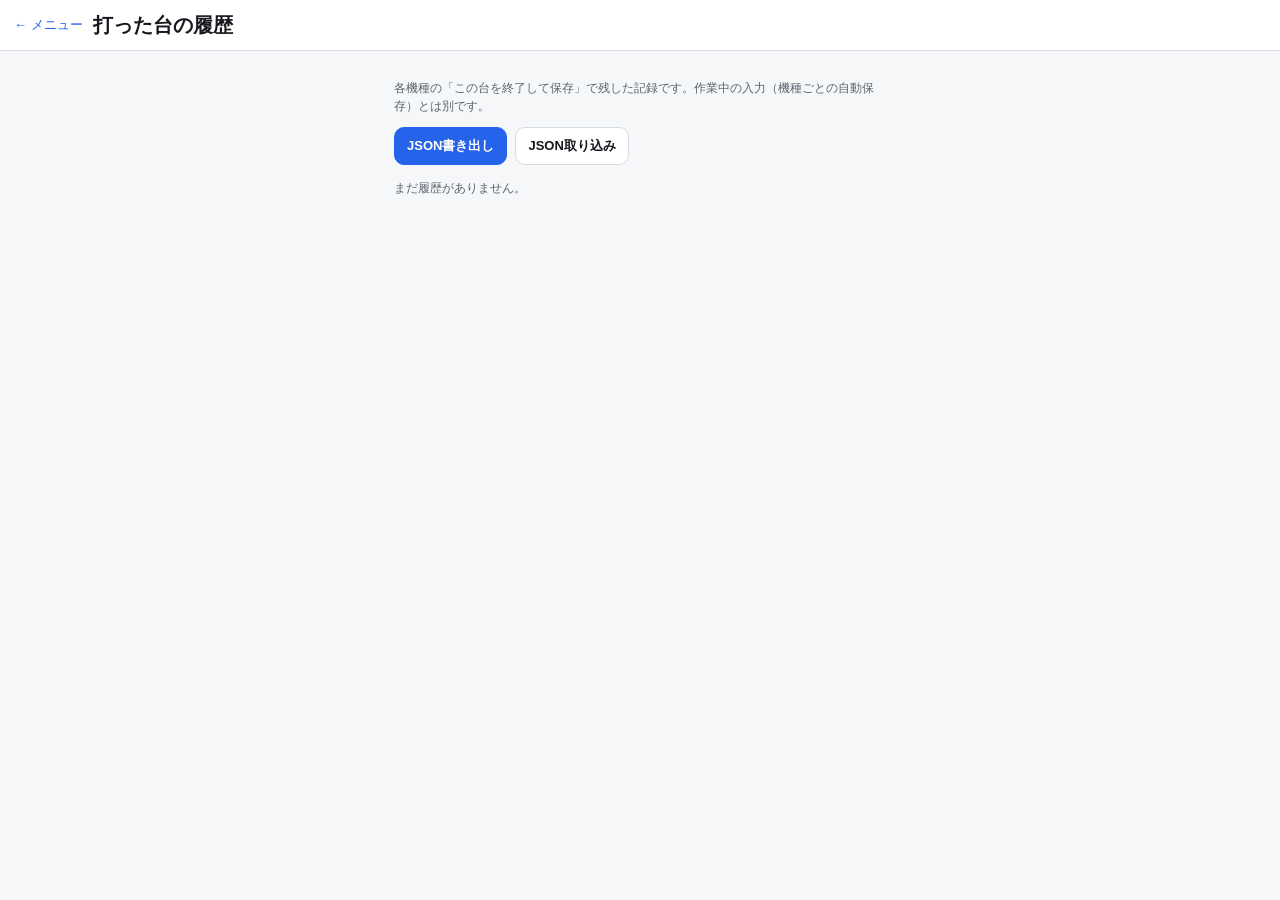
<file: history/index.html>
<!DOCTYPE html>
<html lang="ja">
<head>
<meta charset="utf-8">
<meta name="viewport" content="width=device-width,initial-scale=1,viewport-fit=cover">
<title>SLOTSENSE 履歴</title>
<link rel="manifest" href="/manifest.webmanifest">
<link rel="icon" type="image/png" href="/icons/icon-192.png">
<link rel="apple-touch-icon" href="/icons/apple-touch-icon.png">
<meta name="apple-mobile-web-app-capable" content="yes">
<meta name="mobile-web-app-capable" content="yes">
<meta name="apple-mobile-web-app-status-bar-style" content="default">
<meta name="apple-mobile-web-app-title" content="SLOTSENSE">
<meta name="theme-color" content="#0b0b0f">
<script>if('serviceWorker' in navigator){addEventListener('load',function(){navigator.serviceWorker.register('/sw.js',{scope:'/'}).catch(function(){})})}</script>
<style>
:root{--bg:#f6f7f9;--card:#fff;--text:#16181d;--sub:#5d6470;--border:#d9dde3;--accent:#2563eb}
@media (prefers-color-scheme:dark){:root{--bg:#111318;--card:#1b1e25;--text:#eceef2;--sub:#a0a7b4;--border:#333845;--accent:#5b8cff}}
*{box-sizing:border-box}
body{margin:0;background:var(--bg);color:var(--text);font-family:-apple-system,BlinkMacSystemFont,"Hiragino Sans","Noto Sans JP","Yu Gothic",sans-serif;font-size:15px;line-height:1.5}
header{position:sticky;top:0;z-index:5;background:var(--card);border-bottom:1px solid var(--border);padding:10px 14px;display:flex;align-items:center;gap:10px}
header a{color:var(--accent);text-decoration:none;font-size:13px}
main{max-width:520px;margin:0 auto;padding:16px 14px 80px}
h1{font-size:20px;margin:0}
.card{background:var(--card);border:1px solid var(--border);border-radius:14px;padding:12px 14px;margin:0 0 10px}
.card b{display:block;font-size:15px}
.card span{display:block;font-size:12px;color:var(--sub);margin-top:2px}
.card .row{display:flex;gap:8px;margin-top:8px;flex-wrap:wrap}
button,.btn{appearance:none;border:1px solid var(--border);background:var(--card);color:var(--text);border-radius:10px;padding:8px 12px;font:inherit;font-size:13px;font-weight:600}
button.p{background:var(--accent);color:#fff;border-color:var(--accent)}
button.d{color:#b91c1c}
.note{font-size:12px;color:var(--sub)}
textarea{width:100%;min-height:100px;font:12px/1.4 ui-monospace,monospace;border:1px solid var(--border);border-radius:10px;padding:8px;background:var(--bg);color:var(--text)}
.tools{display:flex;flex-wrap:wrap;gap:8px;margin:0 0 14px}
pre{white-space:pre-wrap;font:12px/1.45 ui-monospace,monospace;background:var(--bg);border-radius:10px;padding:10px;margin:8px 0 0;border:1px solid var(--border)}
.hidden{display:none}
</style>
</head>
<body>
<header><a href="../">← メニュー</a><h1>打った台の履歴</h1></header>
<main>
<p class="note">各機種の「この台を終了して保存」で残した記録です。作業中の入力（機種ごとの自動保存）とは別です。</p>
<div class="tools">
  <button class="p" id="exp">JSON書き出し</button>
  <button id="imp">JSON取り込み</button>
  <input type="file" id="file" accept="application/json,.json" class="hidden">
</div>
<p class="note" id="msg"></p>
<div id="list"></div>
<textarea id="io" class="hidden" placeholder="バックアップJSON"></textarea>
</main>
<script>
var KEY='slotsense:sessions:v1';
var MACHINE_TITLES={sao2:'Lソードアート・オンラインⅡ',otome5:'L戦国乙女5 業火を穿つ宿焔の双刃',bofuri:'スマスロ防振り',enen2:'L炎炎ノ消防隊2',lycoris:'リコリス・リコイル',umineko2:'Lうみねこのなく頃に2',magireco:'マギアレコード'};
function load(){try{return JSON.parse(localStorage.getItem(KEY)||'[]')}catch(e){return[]}}
function save(a){localStorage.setItem(KEY,JSON.stringify(a))}
function esc(s){return String(s).replace(/[&<>"']/g,function(c){return({'&':'&amp;','<':'&lt;','>':'&gt;','"':'&quot;',"'":'&#39;'})[c]})}
function render(){
  var a=load().slice().sort(function(x,y){return (y.createdAt||'').localeCompare(x.createdAt||'')});
  var el=document.getElementById('list');
  if(!a.length){el.innerHTML='<p class="note">まだ履歴がありません。</p>';return;}
  el.innerHTML=a.map(function(r,i){
    return '<div class="card" data-i="'+i+'"><b>'+esc(r.date||'')+'　'+esc(r.title||MACHINE_TITLES[r.machine]||r.machine||'')+'</b>'+
      '<span>'+esc([r.store&&('店:'+r.store),r.dai&&('台:'+r.dai),r.summary].filter(Boolean).join(' ／ '))+'</span>'+
      '<div class="row"><button data-copy="'+esc(r.id)+'">コピー</button><button data-tog="'+esc(r.id)+'">詳細</button><button class="d" data-del="'+esc(r.id)+'">削除</button></div>'+
      '<pre class="hidden" id="d-'+esc(r.id)+'">'+esc(r.text||'')+'</pre></div>';
  }).join('');
}
document.getElementById('list').onclick=function(e){
  var b=e.target.closest('button');if(!b)return;
  var a=load();
  if(b.dataset.copy){var r=a.find(function(x){return x.id===b.dataset.copy});if(!r)return;
    navigator.clipboard.writeText(r.text||'').then(function(){document.getElementById('msg').textContent='コピーしました';}).catch(function(){
      var io=document.getElementById('io');io.classList.remove('hidden');io.value=r.text||'';io.focus();io.select();
      document.getElementById('msg').textContent='上の欄を長押しでコピーしてください';});}
  if(b.dataset.tog){var p=document.getElementById('d-'+b.dataset.tog);if(p)p.classList.toggle('hidden');}
  if(b.dataset.del&&confirm('この履歴を削除しますか？')){save(a.filter(function(x){return x.id!==b.dataset.del}));render();}
};
document.getElementById('exp').onclick=function(){
  var t=JSON.stringify({v:1,sessions:load()},null,2);
  var io=document.getElementById('io');io.classList.remove('hidden');io.value=t;io.focus();io.select();
  navigator.clipboard.writeText(t).then(function(){document.getElementById('msg').textContent='書き出してコピーしました';}).catch(function(){document.getElementById('msg').textContent='上の欄を保存してください';});
};
document.getElementById('imp').onclick=function(){document.getElementById('file').click();};
document.getElementById('file').onchange=function(){
  var f=this.files&&this.files[0];if(!f)return;var rd=new FileReader();
  rd.onload=function(){try{var o=JSON.parse(rd.result);var inc=o.sessions||o;if(!Array.isArray(inc))throw 0;
    var cur=load(),ids={};cur.forEach(function(x){ids[x.id]=1});var n=0;
    inc.forEach(function(x){if(x&&x.id&&!ids[x.id]){cur.push(x);n++;}});
    save(cur);render();document.getElementById('msg').textContent='取り込みました：追加'+n+'件';}catch(e){document.getElementById('msg').textContent='取り込みに失敗しました';}};
  rd.readAsText(f);this.value='';
};
render();
</script>
</body>
</html>
</file>
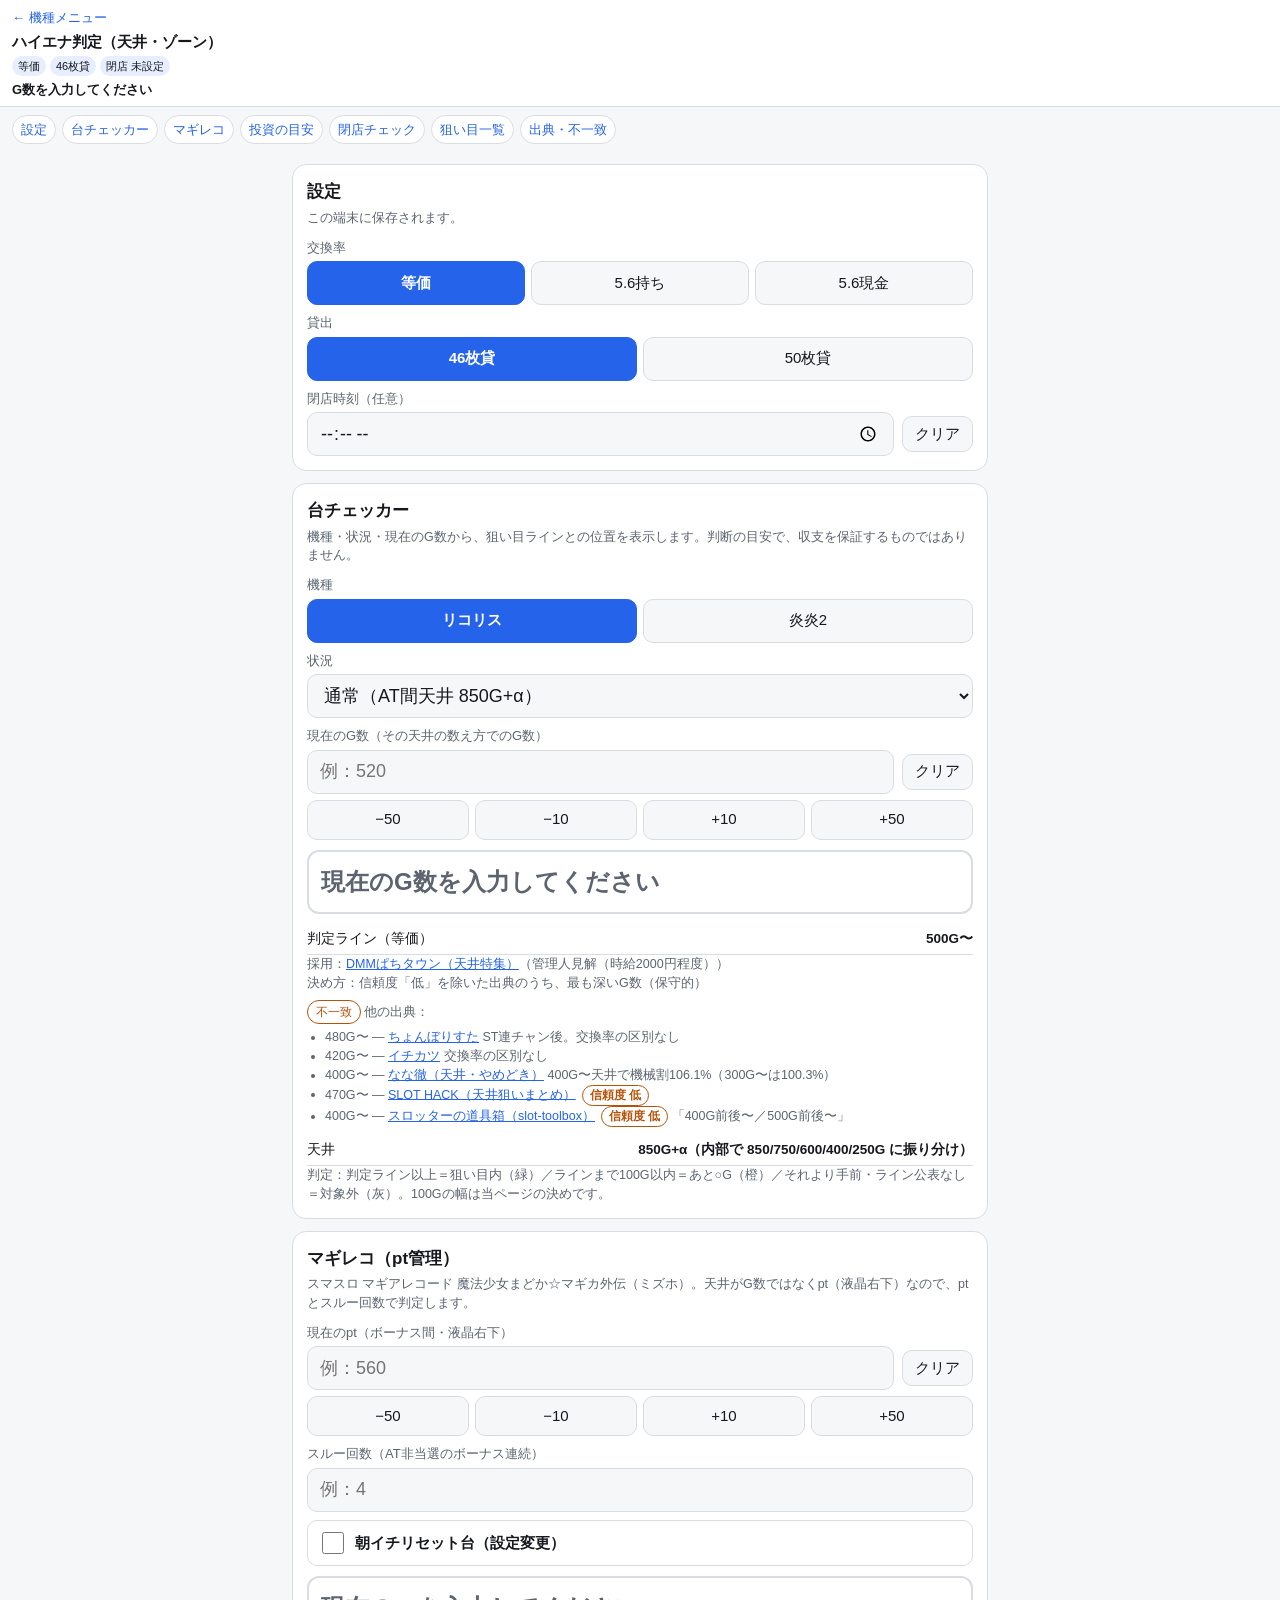
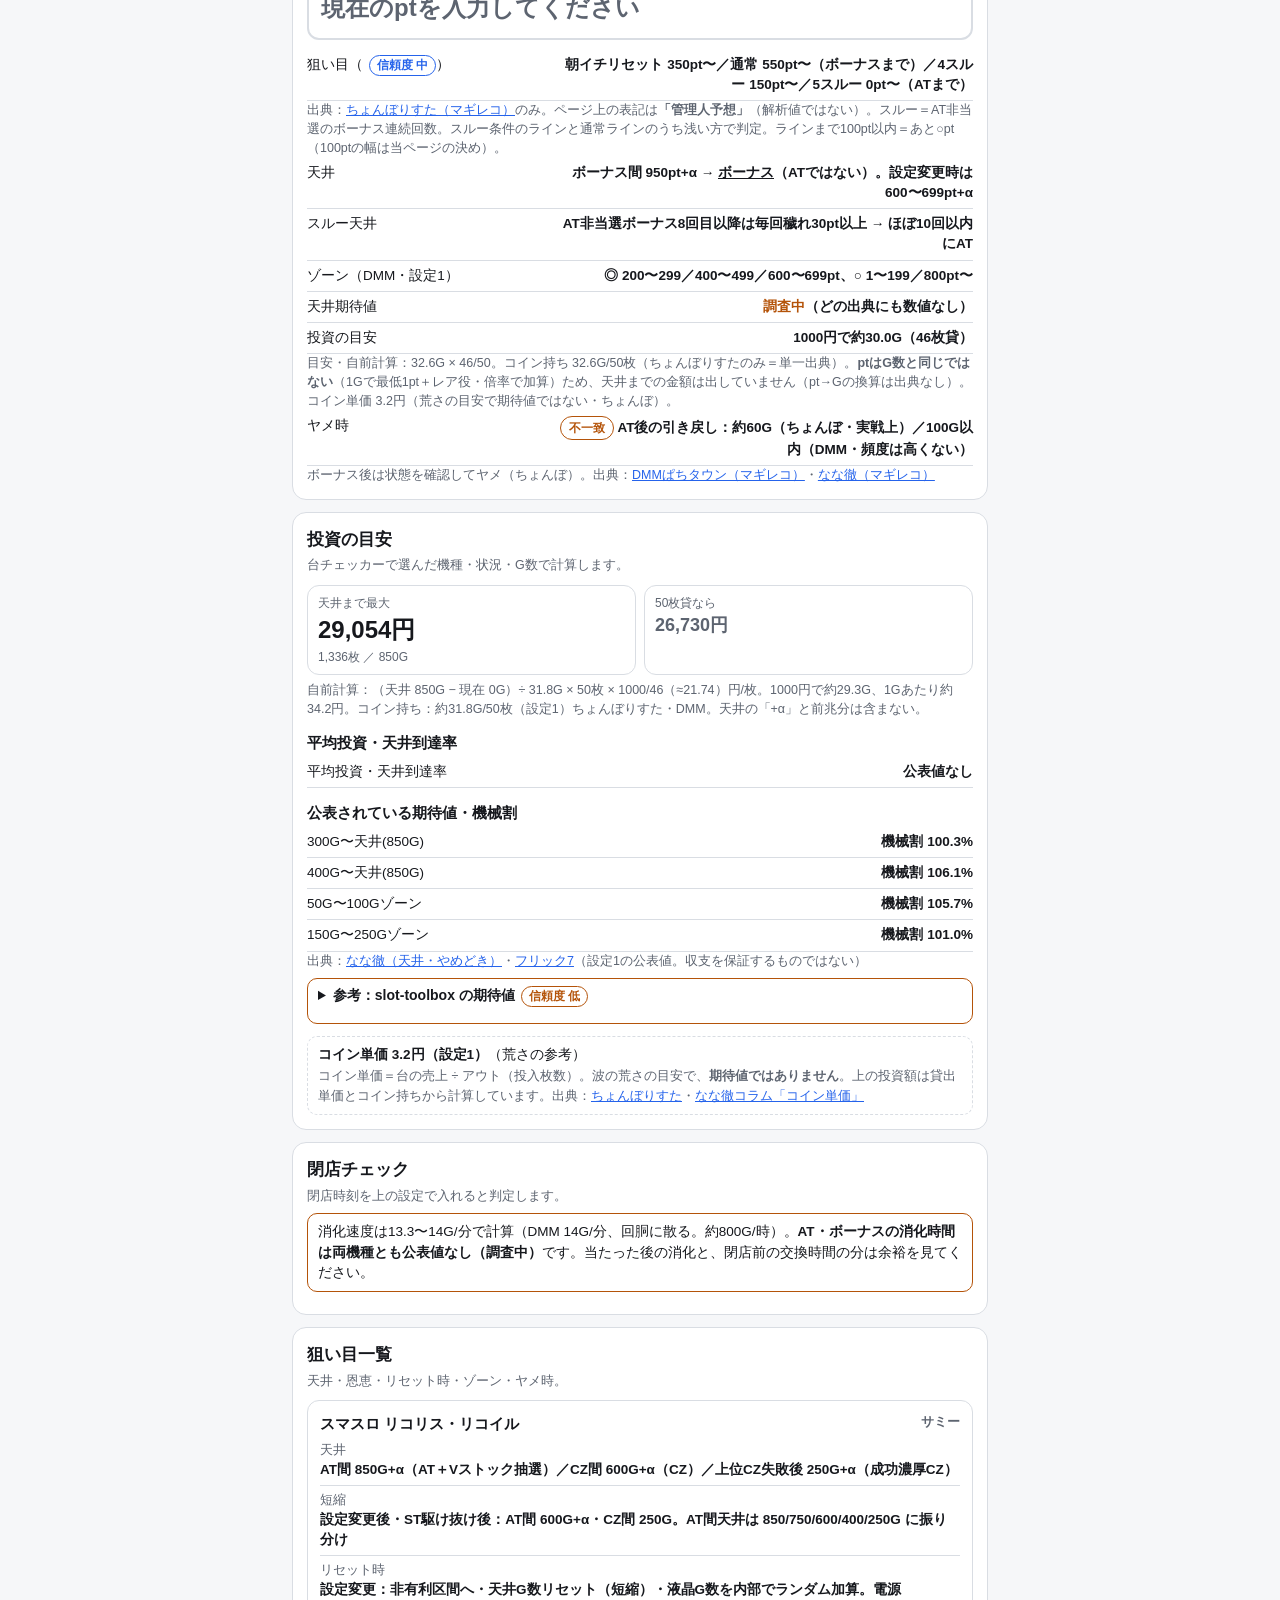
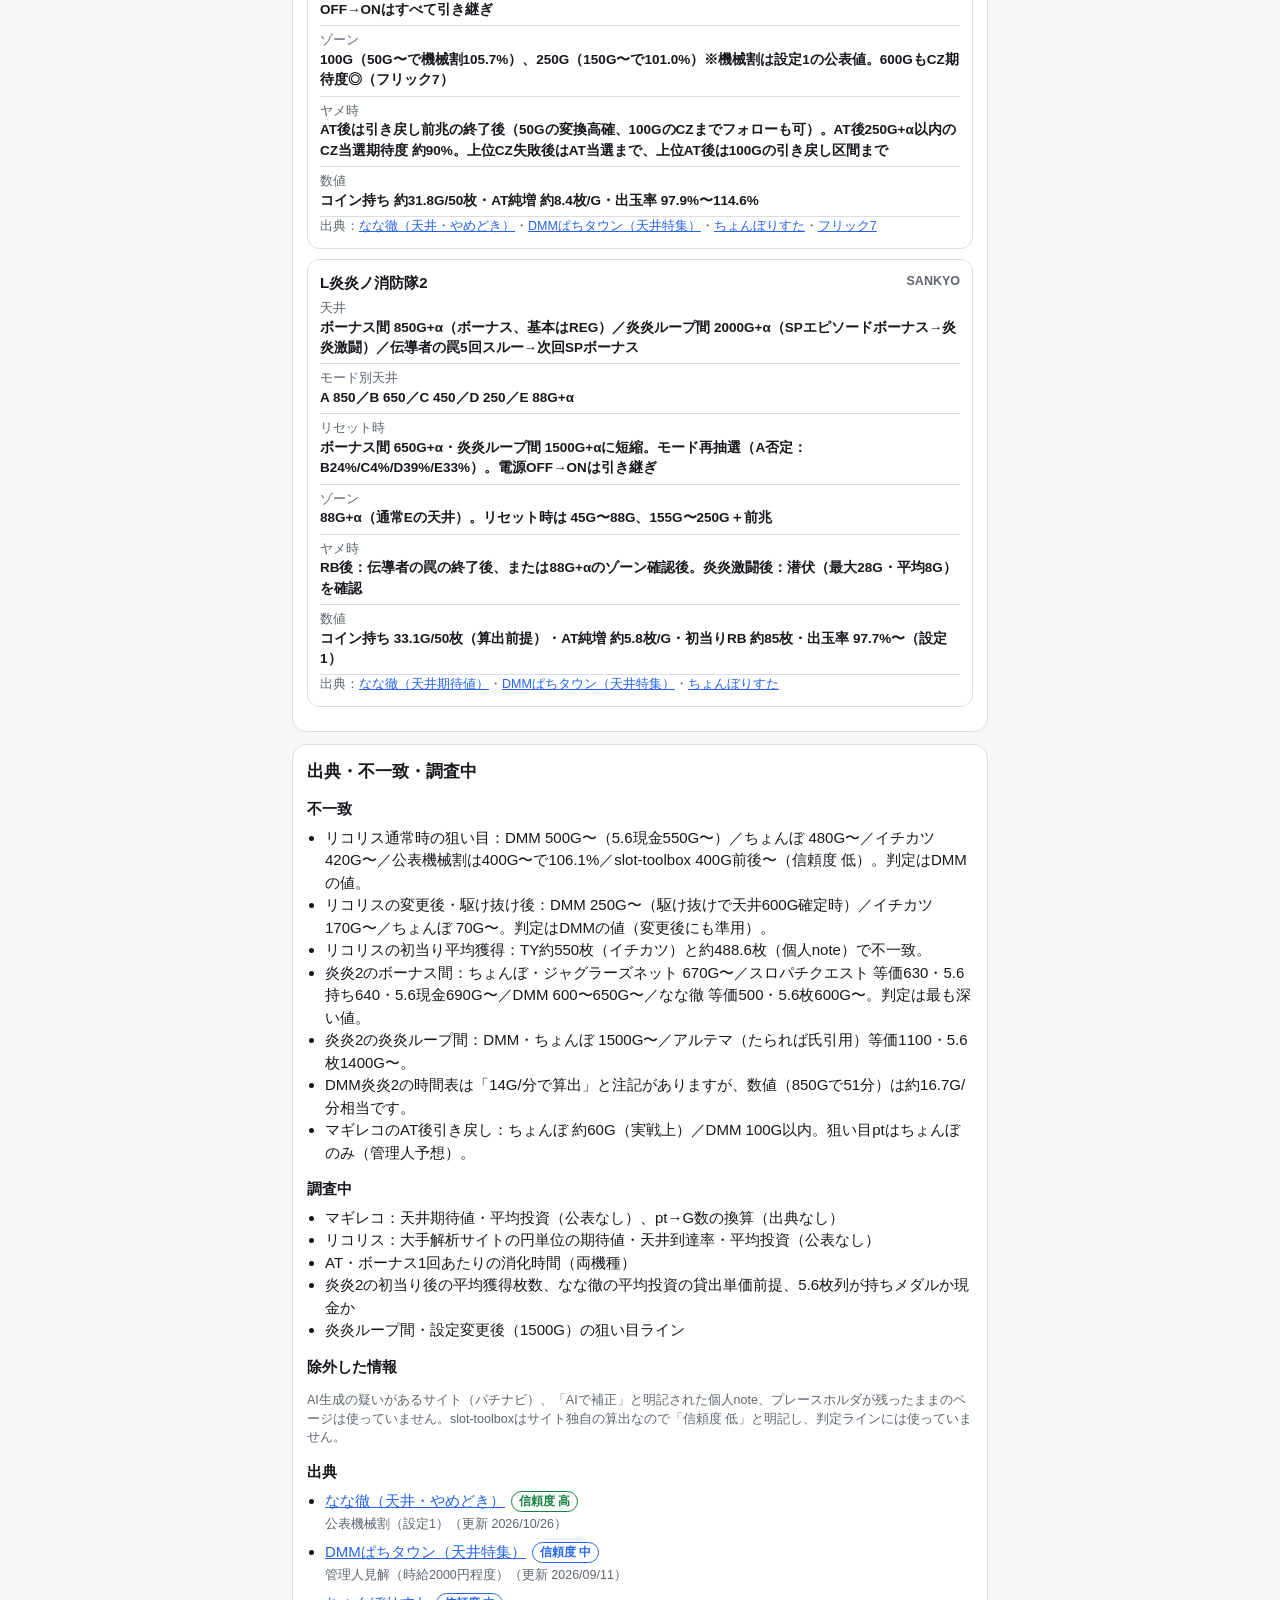
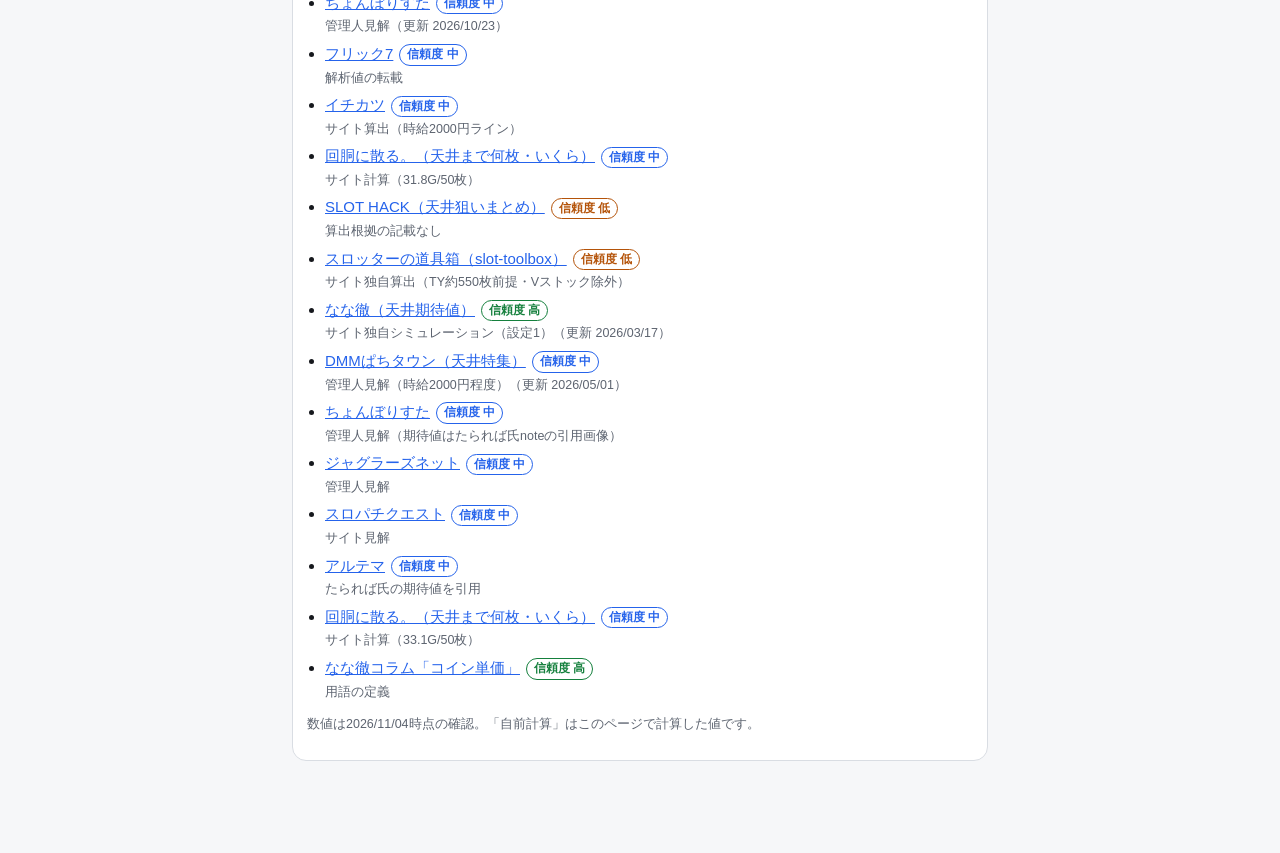
<file: hyena/index.html>
<!DOCTYPE html>
<html lang="ja">
<head>
<meta charset="utf-8">
<meta name="viewport" content="width=device-width,initial-scale=1,viewport-fit=cover">
<title>スロット実戦メモ（ハイエナ判定）</title>
<style>
:root{--bg:#f6f7f9;--card:#fff;--text:#16181d;--sub:#5d6470;--border:#d9dde3;--accent:#2563eb;--accentSoft:#e6eeff;--ok:#15803d;--okSoft:#e3f5e8;--warn:#b45309;--danger:#b91c1c}
@media (prefers-color-scheme:dark){:root{--bg:#111318;--card:#1b1e25;--text:#eceef2;--sub:#a0a7b4;--border:#333845;--accent:#5b8cff;--accentSoft:#1f2a44;--ok:#4ade80;--okSoft:#173322;--warn:#f59e0b;--danger:#f87171}}
*{box-sizing:border-box}
body{margin:0;background:var(--bg);color:var(--text);font-family:-apple-system,BlinkMacSystemFont,"Hiragino Sans","Noto Sans JP","Yu Gothic",sans-serif;font-size:15px;line-height:1.5;-webkit-text-size-adjust:100%}
header{position:sticky;top:0;z-index:5;background:var(--card);border-bottom:1px solid var(--border);padding:8px 12px}
header h1{font-size:16px;margin:0}
.bar{display:flex;flex-wrap:wrap;gap:6px;margin-top:6px;font-size:13px}
.bar span{padding:2px 8px;border-radius:999px;background:var(--accentSoft)}
.bar span.ok{background:var(--okSoft);color:var(--ok);font-weight:700}
nav{display:flex;flex-wrap:wrap;gap:6px;padding:8px 12px}
nav a{font-size:13px;color:var(--accent);text-decoration:none;padding:4px 8px;border:1px solid var(--border);border-radius:999px;background:var(--card)}
main{max-width:720px;margin:0 auto;padding:0 12px 80px}
section{background:var(--card);border:1px solid var(--border);border-radius:14px;padding:14px;margin:12px 0}
h2{font-size:17px;margin:0 0 4px}
h3{font-size:15px;margin:14px 0 2px}
.cap{color:var(--sub);font-size:12.5px;margin:0 0 10px}
.row{display:flex;flex-wrap:wrap;gap:8px;align-items:center}
button{font:inherit;min-height:44px;padding:8px 12px;border-radius:10px;border:1px solid var(--border);background:var(--bg);color:var(--text);cursor:pointer;touch-action:manipulation}
button.p{background:var(--accent);border-color:var(--accent);color:#fff;font-weight:600}
button.sm{min-height:36px;padding:4px 12px}
button:active{transform:scale(.97)}
.grow{flex:1 1 120px}
input,select{font:inherit;font-size:18px;min-height:44px;padding:0 12px;border-radius:10px;border:1px solid var(--border);background:var(--bg);color:var(--text);width:100%}
label{font-size:13px;color:var(--sub);display:block;margin:8px 0 4px}
.box{border:1px solid var(--border);border-radius:12px;padding:12px;margin-bottom:10px}
.hd{display:flex;flex-wrap:wrap;justify-content:space-between;gap:6px;font-weight:700}
.stars{color:var(--warn)}
.cells{display:flex;flex-wrap:wrap;gap:6px;margin:8px 0}
.cell{flex:1 1 90px;text-align:center;font-size:12.5px;padding:4px;border-radius:6px;border:1px solid var(--border)}
.cell.best{border-color:var(--accent);background:var(--accentSoft);font-weight:700}
.hints{display:flex;flex-wrap:wrap;gap:8px}
.hint{flex:1 1 260px;border:1px solid var(--border);border-radius:12px;padding:10px}
.hint.on{background:var(--accentSoft)}
.hint.on.confirm{border-color:var(--ok);background:var(--okSoft)}
.hint .tap{all:unset;display:block;width:100%;cursor:pointer}
.look{color:var(--sub);font-size:12.5px;margin:2px 0 6px}
.tag{display:inline-block;font-size:12px;padding:2px 8px;border-radius:999px;border:1px solid var(--border)}
.tag.confirm{color:var(--ok);border-color:var(--ok);font-weight:700}
.tag.strong{color:var(--accent);border-color:var(--accent);font-weight:700}
.tag.weak{color:var(--warn);border-color:var(--warn)}
.chips{display:flex;flex-wrap:wrap;gap:6px}
.chip{font-size:12.5px;padding:3px 8px;border:1px solid var(--border);border-radius:6px}
.est .r{display:flex;align-items:center;gap:8px;margin:4px 0;font-size:13px}
.est .l{width:46px}.est .v{width:52px;text-align:right}
.est .t{flex:1;height:14px;background:var(--bg);border-radius:4px;overflow:hidden}
.est .f{height:100%;background:var(--accent);opacity:.55}
.est .r.best .f{opacity:1}
.call{border:1px solid var(--ok);background:var(--okSoft);color:var(--ok);border-radius:10px;padding:8px 10px;font-weight:700;margin-top:8px}
table{width:100%;border-collapse:collapse;font-size:13px;margin:6px 0 12px}
th,td{border-bottom:1px solid var(--border);padding:6px 4px;text-align:left;vertical-align:top}
th{color:var(--sub);font-weight:600}
.scroll{overflow-x:auto}
a{color:var(--accent)}
ul{padding-left:18px;margin:6px 0}
.src li{margin:6px 0}
.note{font-size:12.5px;color:var(--sub)}
textarea{font:inherit;font-size:16px;width:100%;min-height:110px;padding:10px 12px;border-radius:10px;border:1px solid var(--border);background:var(--bg);color:var(--text)}
.grid2{display:grid;grid-template-columns:1fr 1fr;gap:4px 10px}
.grid2 label{margin:6px 0 2px}
.chk{display:flex;align-items:center;gap:8px;font-size:13px;color:var(--sub);margin-top:8px}
.chk input{width:22px;height:22px;min-height:0}
details summary{cursor:pointer;font-weight:700;font-size:17px;min-height:32px}
.used{font-size:12.5px;color:var(--sub);margin-top:8px}
.seg{display:flex;gap:6px;flex-wrap:wrap}
.seg button{flex:1 1 0;min-width:80px}
.seg button.on{background:var(--accent);border-color:var(--accent);color:#fff;font-weight:700}
.rel{display:inline-block;font-size:11.5px;padding:1px 7px;border-radius:999px;border:1px solid;margin-left:6px;font-weight:700;vertical-align:middle}
.rel.h{color:var(--ok);border-color:var(--ok)}.rel.m{color:var(--accent);border-color:var(--accent)}.rel.l{color:var(--warn);border-color:var(--warn)}
.chk.big{font-size:15px;color:var(--text);font-weight:700;padding:8px 10px;border:1px solid var(--border);border-radius:10px}
.alert{border:1px solid var(--warn);border-radius:10px;padding:8px 10px;margin:8px 0;font-size:13.5px}
.okbox{border:1px solid var(--ok);background:var(--okSoft);border-radius:10px;padding:8px 10px;margin:8px 0;font-size:13.5px}
.kv{display:flex;justify-content:space-between;gap:8px;font-size:13.5px;border-bottom:1px solid var(--border);padding:5px 0}
.kv span{flex:1 1 auto;min-width:0}.kv b{flex:0 1 auto;text-align:right;max-width:62%}
.back{font-size:13px;color:var(--accent);text-decoration:none}
.btns{display:grid;grid-template-columns:1fr 1fr;gap:8px}
.btns button{width:100%;font-size:14px;line-height:1.25}
.btns button small{display:block;font-size:11.5px;color:var(--sub);font-weight:400}
button.p small{color:#e6eeff}
.cnt{display:inline-block;min-width:22px;padding:0 6px;border-radius:999px;background:var(--accentSoft);font-weight:700;font-size:12.5px;margin-left:4px}
.evs{display:flex;flex-wrap:wrap;gap:6px;margin:8px 0}
.ev{font-size:12px;padding:2px 4px 2px 8px;border:1px solid var(--border);border-radius:999px;display:inline-flex;align-items:center;gap:4px}
.ev button{min-height:26px;padding:0 8px;border:none;background:transparent;color:var(--danger);font-size:14px}
.ev.loop{border-color:var(--warn)}
.badge{display:inline-block;font-size:11.5px;padding:1px 7px;border-radius:999px;background:var(--accentSoft);margin-left:4px}
.badge.loop{background:#fdf0dc;color:#8a4b00}
@media (prefers-color-scheme:dark){.badge.loop{background:#3a2a12;color:#f5c27a}}
.rng{display:flex;align-items:center;gap:10px}
.rng input{flex:1;min-height:32px;padding:0}
.rng b{width:48px;text-align:right}
.zone{display:flex;align-items:center;gap:6px;flex-wrap:wrap;border-bottom:1px solid var(--border);padding:6px 0}
.zone>b{width:52px}
.zone .seg{flex:1}
.zone .seg button{min-width:0;font-size:12.5px;min-height:36px;padding:2px 4px}
.warnx{color:var(--warn);font-weight:700}
.mono{font-variant-numeric:tabular-nums}
button.p .cnt{background:#fff;color:#1d4ed8}
.hl{margin-top:6px;font-size:12px;line-height:1.3}
.hll{display:flex;justify-content:space-between;gap:4px;color:var(--sub);font-size:11px;padding:0 40px 0 100px;white-space:nowrap}
.hlr{display:flex;align-items:center;gap:6px;margin:3px 0}
.hlk{flex:none;width:54px;color:var(--sub);font-size:11.5px;white-space:nowrap;overflow:hidden}
.hlv{flex:none;width:34px;text-align:right;font-variant-numeric:tabular-nums;font-weight:600}
.hlv.r{text-align:left}
.hlb{flex:1;min-width:60px;height:12px;border-radius:6px;overflow:hidden;display:flex;background:var(--border)}
.hlb i{display:block;height:100%}
.hlb i.hi{background:#8a93a3}.hlb i.lo{background:#d3d8df}
@media (prefers-color-scheme:dark){.hlb i.hi{background:#7a8396}.hlb i.lo{background:#3b414e}}
.hlr.th .hlb i.hi{background:var(--accent)}.hlr.th .hlv:not(.r){color:var(--accent)}
.hlr.tl .hlb i.lo{background:var(--warn)}.hlr.tl .hlv.r{color:var(--warn)}
.hlc{color:var(--sub);font-size:11.5px;margin-top:2px}
.hlc.conf{color:var(--ok);font-weight:700}
.cmp{width:100%;border-collapse:collapse;font-size:12px;margin:6px 0;font-variant-numeric:tabular-nums}
.cmp th,.cmp td{padding:4px 2px;text-align:right;border-bottom:1px solid var(--border)}
.cmp th:first-child,.cmp td:first-child{text-align:left;white-space:nowrap}
.cmp td.h{font-weight:700}
.pre{border:1px dashed var(--border);border-radius:10px;padding:8px 10px;margin:8px 0}

.res{border-radius:12px;padding:12px;margin:10px 0;border:2px solid var(--border)}
.res .rt{font-size:24px;font-weight:800}
.res .rs{font-size:13px;margin-top:2px}
.res.in{border-color:var(--ok);background:var(--okSoft);color:var(--ok)}
.res.near{border-color:var(--warn);color:var(--warn)}
.res.out,.res.none{color:var(--sub)}
.res.over{border-color:var(--danger);color:var(--danger)}
.res .rs{color:var(--text)}
.oth{font-size:12.5px;color:var(--sub);margin:8px 0}
.oth ul{margin:4px 0}
.big2{display:flex;gap:8px;margin:6px 0}
.big2>div{flex:1 1 0;border:1px solid var(--border);border-radius:12px;padding:8px 10px}
.big2 small{display:block;font-size:12px;color:var(--sub)}
.big2 b{display:block;font-size:24px}
.big2 b.s{font-size:18px;color:var(--sub)}
.tanka{border:1px dashed var(--border);border-radius:10px;padding:8px 10px;margin-top:12px;font-size:13.5px}
details.low{border:1px solid var(--warn);border-radius:10px;padding:6px 10px;margin:8px 0}
details.low summary{font-size:14px}
.gbtn{display:grid;grid-template-columns:repeat(4,1fr);gap:6px;margin-top:6px}
.gbtn button{min-height:40px;padding:4px}
#listBody .kv{display:block}#listBody .kv span{display:block;font-size:12.5px;color:var(--sub)}#listBody .kv b{display:block;text-align:left;max-width:none;font-weight:600}
.warnbox{display:none;border:1px solid var(--danger);color:var(--danger);border-radius:10px;padding:8px;margin:8px 0;font-size:13px}
</style>
<meta name="theme-color" content="#0b0b0f">
<link rel="manifest" href="/manifest.webmanifest">
<link rel="icon" type="image/png" href="/icons/icon-192.png">
<link rel="apple-touch-icon" href="/icons/apple-touch-icon.png">
<meta name="apple-mobile-web-app-capable" content="yes">
<meta name="mobile-web-app-capable" content="yes">
<meta name="apple-mobile-web-app-status-bar-style" content="default">
<meta name="apple-mobile-web-app-title" content="SLOTSENSE">
<script>if('serviceWorker' in navigator){addEventListener('load',function(){navigator.serviceWorker.register('/sw.js',{scope:'/'}).catch(function(){})})}</script>
<link rel="stylesheet" href="../topbar.css">
<script src="../topbar.js"></script>
</head>
<body>
<noscript><div style="padding:12px;background:#fde2e2;color:#900;font-weight:bold">この画面ではメモ機能が動きません。SafariかChromeで開き直してください。</div></noscript>
<header><a class="back" href="../">← 機種メニュー</a><h1>ハイエナ判定（天井・ゾーン）</h1><div class="bar" id="bar"></div></header>
<nav><a href="#set">設定</a><a href="#chk">台チェッカー</a><a href="#mr">マギレコ</a><a href="#inv">投資の目安</a><a href="#close">閉店チェック</a><a href="#list">狙い目一覧</a><a href="#src">出典・不一致</a></nav>
<main>
<div class="warnbox" id="savewarn">この端末では入力を保存できません（プライベートブラウズ等）。</div>
<section id="set"><h2>設定</h2><p class="cap">この端末に保存されます。</p>
<label>交換率</label><div class="seg" id="rateSeg"></div>
<label>貸出</label><div class="seg" id="lendSeg"></div>
<label for="closeIn">閉店時刻（任意）</label><div class="row"><input id="closeIn" type="time" class="grow"><button type="button" class="sm" id="closeClr">クリア</button></div>
</section>
<section id="chk"><h2>台チェッカー</h2><p class="cap">機種・状況・現在のG数から、狙い目ラインとの位置を表示します。判断の目安で、収支を保証するものではありません。</p>
<label>機種</label><div class="seg" id="mcSeg"></div>
<label for="sit">状況</label><select id="sit"></select>
<label for="gIn">現在のG数（その天井の数え方でのG数）</label><div class="row"><input id="gIn" type="text" inputmode="numeric" pattern="[0-9]*" placeholder="例：520" class="grow"><button type="button" class="sm" id="clr">クリア</button></div>
<div class="gbtn"><button type="button" data-add="-50">−50</button><button type="button" data-add="-10">−10</button><button type="button" data-add="10">+10</button><button type="button" data-add="50">+50</button></div>
<div id="res" class="res none"></div>
<div id="lineBox"></div>
<div class="note">判定：判定ライン以上＝狙い目内（緑）／ラインまで100G以内＝あと○G（橙）／それより手前・ライン公表なし＝対象外（灰）。100Gの幅は当ページの決めです。</div>
</section>
<section id="mr"><h2>マギレコ（pt管理）</h2><p class="cap">スマスロ マギアレコード 魔法少女まどか☆マギカ外伝（ミズホ）。天井がG数ではなくpt（液晶右下）なので、ptとスルー回数で判定します。</p>
<label for="mrPt">現在のpt（ボーナス間・液晶右下）</label><div class="row"><input id="mrPt" type="text" inputmode="numeric" pattern="[0-9]*" placeholder="例：560" class="grow"><button type="button" class="sm" id="mrClr">クリア</button></div>
<div class="gbtn"><button type="button" data-padd="-50">−50</button><button type="button" data-padd="-10">−10</button><button type="button" data-padd="10">+10</button><button type="button" data-padd="50">+50</button></div>
<label for="mrThru">スルー回数（AT非当選のボーナス連続）</label><input id="mrThru" type="text" inputmode="numeric" pattern="[0-9]*" placeholder="例：4">
<label class="chk big"><input type="checkbox" id="mrReset">朝イチリセット台（設定変更）</label>
<div id="mrRes" class="res none"></div><div id="mrBox"></div></section>
<section id="inv"><h2>投資の目安</h2><p class="cap">台チェッカーで選んだ機種・状況・G数で計算します。</p><div id="invBody"></div></section>
<section id="close"><h2>閉店チェック</h2><div id="closeBody"></div></section>
<section id="list"><h2>狙い目一覧</h2><p class="cap">天井・恩恵・リセット時・ゾーン・ヤメ時。</p><div id="listBody"></div></section>
<section id="src"><h2>出典・不一致・調査中</h2>
<h3>不一致</h3><ul>
<li>リコリス通常時の狙い目：DMM 500G〜（5.6現金550G〜）／ちょんぼ 480G〜／イチカツ 420G〜／公表機械割は400G〜で106.1%／slot-toolbox 400G前後〜（信頼度 低）。判定はDMMの値。</li>
<li>リコリスの変更後・駆け抜け後：DMM 250G〜（駆け抜けで天井600G確定時）／イチカツ 170G〜／ちょんぼ 70G〜。判定はDMMの値（変更後にも準用）。</li>
<li>リコリスの初当り平均獲得：TY約550枚（イチカツ）と約488.6枚（個人note）で不一致。</li>
<li>炎炎2のボーナス間：ちょんぼ・ジャグラーズネット 670G〜／スロパチクエスト 等価630・5.6持ち640・5.6現金690G〜／DMM 600〜650G〜／なな徹 等価500・5.6枚600G〜。判定は最も深い値。</li>
<li>炎炎2の炎炎ループ間：DMM・ちょんぼ 1500G〜／アルテマ（たられば氏引用）等価1100・5.6枚1400G〜。</li>
<li>DMM炎炎2の時間表は「14G/分で算出」と注記がありますが、数値（850Gで51分）は約16.7G/分相当です。</li>
<li>マギレコのAT後引き戻し：ちょんぼ 約60G（実戦上）／DMM 100G以内。狙い目ptはちょんぼのみ（管理人予想）。</li>
</ul>
<h3>調査中</h3><ul>
<li>マギレコ：天井期待値・平均投資（公表なし）、pt→G数の換算（出典なし）</li>
<li>リコリス：大手解析サイトの円単位の期待値・天井到達率・平均投資（公表なし）</li>
<li>AT・ボーナス1回あたりの消化時間（両機種）</li>
<li>炎炎2の初当り後の平均獲得枚数、なな徹の平均投資の貸出単価前提、5.6枚列が持ちメダルか現金か</li>
<li>炎炎ループ間・設定変更後（1500G）の狙い目ライン</li>
</ul>
<h3>除外した情報</h3><p class="note">AI生成の疑いがあるサイト（パチナビ）、「AIで補正」と明記された個人note、プレースホルダが残ったままのページは使っていません。slot-toolboxはサイト独自の算出なので「信頼度 低」と明記し、判定ラインには使っていません。</p>
<h3>出典</h3><ul class="src" id="srcList"></ul>
<p class="note">数値は2026/11/04時点の確認。「自前計算」はこのページで計算した値です。</p>
</section>
</main>
<script>/* hyena core: pure logic (node testable) */
var HY=(function(){
var RATES={eq:'等価',m56:'5.6枚・持ちメダル',c56:'5.6枚・現金'};
var LEND={46:1000/46,50:20};
// sources
var SRC={
 dmmL:{n:'DMMぱちタウン（天井特集）',u:'https://p-town.dmm.com/specials/5388',d:'2026/09/11',r:'中',k:'管理人見解（時給2000円程度）'},
 nanaL:{n:'なな徹（天井・やめどき）',u:'https://nana-press.com/kaiseki/machine/1166/38719/',d:'2026/10/26',r:'高',k:'公表機械割（設定1）'},
 cbL:{n:'ちょんぼりすた',u:'https://chonborista.com/slot/sammy-slot/261631/',d:'2026/10/23',r:'中',k:'管理人見解'},
 ichiL:{n:'イチカツ',u:'https://ichikatsu.com/lycorisrecoil/',d:'',r:'中',k:'サイト算出（時給2000円ライン）'},
 shL:{n:'SLOT HACK（天井狙いまとめ）',u:'https://slothack.net/matome/202003/',d:'',r:'低',k:'算出根拠の記載なし'},
 stL:{n:'スロッターの道具箱（slot-toolbox）',u:'https://slot-toolbox.com/lycoris-recoil-tenjo/',d:'',r:'低',k:'サイト独自算出（TY約550枚前提・Vストック除外）'},
 flL:{n:'フリック7',u:'https://flick7.net/slot/lycoris_recoil/tenjo/',d:'',r:'中',k:'解析値の転載'},
 kdL:{n:'回胴に散る。（天井まで何枚・いくら）',u:'https://kaidou.repop.jp/archives/15337',d:'',r:'中',k:'サイト計算（31.8G/50枚）'},
 nanaE:{n:'なな徹（天井期待値）',u:'https://nana-press.com/kaiseki/machine/1088/34532/',d:'2026/03/17',r:'高',k:'サイト独自シミュレーション（設定1）'},
 dmmE:{n:'DMMぱちタウン（天井特集）',u:'https://p-town.dmm.com/specials/4815',d:'2026/05/01',r:'中',k:'管理人見解（時給2000円程度）'},
 cbE:{n:'ちょんぼりすた',u:'https://chonborista.com/slot/sankyo-slot/247643/',d:'',r:'中',k:'管理人見解（期待値はたられば氏noteの引用画像）'},
 jnE:{n:'ジャグラーズネット',u:'https://jugglersnet.com/chumoku/enennosyobotai2',d:'',r:'中',k:'管理人見解'},
 sqE:{n:'スロパチクエスト',u:'https://www.slopachi-quest.com/article/enennosyouboutai2-tenjou/',d:'',r:'中',k:'サイト見解'},
 alE:{n:'アルテマ',u:'https://pachimo.altema.jp/lenen2tenjyo',d:'',r:'中',k:'たられば氏の期待値を引用'},
 kdE:{n:'回胴に散る。（天井まで何枚・いくら）',u:'https://kaidou.repop.jp/archives/12800',d:'',r:'中',k:'サイト計算（33.1G/50枚）'},
 tanka:{n:'なな徹コラム「コイン単価」',u:'https://nana-press.com/post/1565028',d:'',r:'高',k:'用語の定義'}
};
// line: {eq,m56,c56} G (null = 記載なし); all:true = 交換率の区別なし
var M={
 lyco:{name:'スマスロ リコリス・リコイル',short:'リコリス',maker:'サミー',coin:31.8,coinSrc:'約31.8G/50枚（設定1）ちょんぼりすた・DMM',tanka:'3.2円（設定1）',tankaSrc:'cbL',junzo:'AT純増 約8.4枚/G（ボーナス中）',
  sits:{
   normal:{label:'通常（AT間天井 850G+α）',ceil:850,ceilNote:'850G+α（内部で 850/750/600/400/250G に振り分け）',
    lines:[
     {s:'dmmL',v:{eq:500,m56:500,c56:550}},
     {s:'cbL',v:{eq:480,m56:480,c56:480},all:true,note:'ST連チャン後。交換率の区別なし'},
     {s:'ichiL',v:{eq:420,m56:420,c56:420},all:true,note:'交換率の区別なし'},
     {s:'nanaL',v:{eq:400,m56:400,c56:400},all:true,note:'400G〜天井で機械割106.1%（300G〜は100.3%）'},
     {s:'shL',v:{eq:470,m56:480,c56:550},low:true},
     {s:'stL',v:{eq:400,m56:400,c56:500},low:true,note:'「400G前後〜／500G前後〜」'}],
    pub:[['300G〜天井(850G)','機械割 100.3%'],['400G〜天井(850G)','機械割 106.1%'],['50G〜100Gゾーン','機械割 105.7%'],['150G〜250Gゾーン','機械割 101.0%']],
    st:'normal'},
   reset:{label:'設定変更後（AT間 600G+α／CZ間 250G）',ceil:600,ceilNote:'600G+α（液晶G数は内部でランダム加算されるため、実際の天井は表示より手前になりうる）',
    lines:[
     {s:'dmmL',v:{eq:250,m56:250,c56:250},all:true,note:'DMMは駆け抜け時の値。変更後も同じ天井G数とDMMが記載しているため準用（当ページの判断）'},
     {s:'cbL',v:{eq:70,m56:70,c56:70},all:true,note:'設定変更後・ST駆け抜け後'},
     {s:'ichiL',v:{eq:170,m56:170,c56:170},all:true,note:'AT間170G〜（CZ間40G〜）'},
     {s:'stL',v:{eq:0,m56:0,c56:50},low:true,note:'表の0G・50G行がプラスになる位置（570G+α天井前提）'}],
    pub:[['リセット時','機械割 100%超（なな徹。数値の記載なし）']],st:'reset'},
   kakenuke:{label:'ST駆け抜け後（AT間 600G+α／CZ間 250G）',ceil:600,ceilNote:'600G+α（成功濃厚CZ経由）',
    lines:[
     {s:'dmmL',v:{eq:250,m56:250,c56:250},all:true,note:'天井600G確定時'},
     {s:'cbL',v:{eq:70,m56:70,c56:70},all:true},
     {s:'ichiL',v:{eq:170,m56:170,c56:170},all:true,note:'AT間170G〜（CZ間40G〜）'},
     {s:'stL',v:{eq:0,m56:10,c56:160},low:true}],
    pub:[],st:'kake'},
   ucz:{label:'上位CZ失敗後（天井 250G+α）',ceil:250,ceilNote:'250G+α → 成功濃厚CZ',
    lines:[{s:'dmmL',v:{eq:0,m56:0,c56:0},all:true,note:'ゲーム数不問'},{s:'cbL',v:{eq:0,m56:0,c56:0},all:true},{s:'nanaL',v:{eq:0,m56:0,c56:0},all:true,note:'0G〜250Gで機械割103.9%'}],
    pub:[['上位CZ失敗後0G〜天井(250G)','機械割 103.9%']]},
   uat:{label:'上位ST（リコリスラッシュW）終了後',ceil:850,ceilNote:'850G+α（100Gまでは引き戻し区間）',
    lines:[{s:'cbL',v:{eq:0,m56:0,c56:0},all:true,note:'0G〜100G+α、またはSTまで'},{s:'nanaL',v:{eq:0,m56:0,c56:0},all:true,note:'0G〜天井で機械割105.1%'}],
    pub:[['上位AT終了後0G〜天井(850G)','機械割 105.1%']]}
  }},
 enen:{name:'L炎炎ノ消防隊2',short:'炎炎2',maker:'SANKYO',coin:33.1,coinSrc:'33.1G/50枚（なな徹・DMMの算出前提）／ちょんぼは約33G',tanka:'3.2円',tankaSrc:'cbE',junzo:'AT純増 約5.8枚/G',
  sits:{
   normal:{label:'通常（ボーナス間天井 850G+α）',ceil:850,ceilNote:'850G+α（通常A。モード別 B650/C450/D250/E88G+α）',
    lines:[
     {s:'cbE',v:{eq:670,m56:670,c56:670},all:true,note:'交換率の区別なし（ジャグラーズネットも670G〜）'},
     {s:'sqE',v:{eq:630,m56:640,c56:690}},
     {s:'dmmE',v:{eq:600,m56:600,c56:650}},
     {s:'nanaE',v:{eq:500,m56:600,c56:600},note:'1000円超えライン。5.6枚の持ち／現金の区別なし'}],
    ev:'n',pub:[]},
   reset:{label:'設定変更後（ボーナス間天井 650G+α）',ceil:650,ceilNote:'650G+α（モード再抽選：B24%/C4%/D39%/E33%）',
    lines:[{s:'nanaE',v:{eq:350,m56:400,c56:400},note:'1000円超えライン。5.6枚の持ち／現金の区別なし'}],
    ev:'r',pub:[],zone:'リセット時のゾーン狙い：45G〜88G＋前兆、155G〜250G＋前兆（ちょんぼ・ジャグラーズネット）'},
   loop:{label:'炎炎ループ間（天井 2000G+α）',ceil:2000,ceilNote:'2000G+α → SPエピソードボーナス（炎炎激闘濃厚）。データカウンターとずれることが多い',
    lines:[{s:'dmmE',v:{eq:1500,m56:1500,c56:1500},all:true},{s:'cbE',v:{eq:1500,m56:1500,c56:1500},all:true},{s:'alE',v:{eq:1100,m56:1400,c56:1400},note:'5.6枚の持ち／現金の区別なし'}],pub:[]},
   loopR:{label:'炎炎ループ間・設定変更後（天井 1500G+α）',ceil:1500,ceilNote:'1500G+α',lines:[],pub:[]}
  }}
};
// なな徹 tables (設定1) [G, 等価, 5.6, 到達率%, 実質初当り分母, 平均投資円]
var NANA_N=[[0,-868,-1655,5.14,272,8220],[50,-783,-1571,6.12,269,8135],[100,-682,-1469,7.28,266,8034],[150,-561,-1349,8.67,262,7913],[200,-418,-1206,10.33,257,7770],[250,-247,-1035,12.30,252,7599],[300,-44,-831,14.65,245,7396],[350,198,-589,17.44,237,7154],[400,487,-301,20.77,227,6865],[450,830,42,24.73,216,6522],[500,1239,451,29.45,202,6113],[550,1726,938,35.07,186,5626],[600,2306,1518,41.76,167,5046],[650,2996,2208,49.73,144,4356],[700,3818,3031,59.22,117,3534],[750,4798,4010,70.52,85,2554],[800,5963,5176,83.98,46,1388]];
var NANA_R_EV=[[0,-820,-1565],[50,-649,-1394],[100,-446,-1191],[150,-204,-949],[200,84,-660],[250,428,-317],[300,837,92],[350,1324,579],[400,1903,1159],[450,2594,1849],[500,3416,2671],[550,4395,3651],[600,5561,4817]];
var NANA_R=NANA_R_EV.map(function(r){var n=NANA_N[r[0]/50+4];return [r[0],r[1],r[2],n[3],n[4],n[5]];});
// slot-toolbox (信頼度 低) [G, 等価, 持ち, 現金]
var ST={normal:[[300,190,170,-860],[350,830,740,-220],[400,1140,1020,80],[450,1880,1680,820],[500,2700,2410,1640],[550,3600,3220,2550],[650,4770,4260,3710],[700,5890,5260,4840],[750,7000,6250,5940],[800,8350,7460,7300]],
 reset:[[0,718,636,-222],[50,972,870,32],[100,1278,1144,338],[150,1638,1464,698],[200,2060,1840,1120],[250,2564,2288,1624],[300,3191,2849,2251],[400,4726,4223,3786],[500,6646,5933,5706]],
 kake:[[0,580,510,-360],[50,810,720,-130],[100,1080,970,140],[150,1410,1260,470],[200,1790,1600,850],[250,2240,2000,1300],[300,2780,2480,1840],[400,4150,3710,3210],[500,6070,5420,5130]]};


// ---- マギレコ（pt管理・スルー回数）----
var MR={name:'スマスロ マギアレコード 魔法少女まどか☆マギカ外伝',short:'マギレコ',maker:'ミズホ（販売：ユニバーサル）',coin:32.6,
 coinSrc:'32.6G/50枚（ちょんぼりすたのみ＝単一出典）',tanka:'3.2円',ceil:950,ceilReset:[600,699],near:100,
 lines:{reset:350,normal:550,thru4:150,thru5:0},
 src:{n:'ちょんぼりすた（マギレコ）',u:'https://chonborista.com/slot/universal-slot/228995/',k:'管理人予想'},
 dmm:{n:'DMMぱちタウン（マギレコ）',u:'https://p-town.dmm.com/machines/4745'},
 nana:{n:'なな徹（マギレコ）',u:'https://nana-press.com/kaiseki/machine/914/28425/'}};
function mrLine(reset,thru){thru=Math.max(0,Math.floor(+thru||0));
 var c=[{pt:reset?MR.lines.reset:MR.lines.normal,why:reset?'朝イチリセット台 350pt〜ボーナスまで':'朝イチ以外 550pt〜ボーナスまで'}];
 if(thru>=5)c.push({pt:MR.lines.thru5,why:'5スルー 0pt〜ATまで'});else if(thru===4)c.push({pt:MR.lines.thru4,why:'4スルー 150pt〜ATまで'});
 c.sort(function(a,b){return a.pt-b.pt;});return c[0];}
function judgeMR(pt,reset,thru){
 if(pt===null||pt===undefined||pt===''||isNaN(pt)||pt<0)return {st:'none'};
 pt=Math.floor(+pt);var line=mrLine(reset,thru);
 if(pt>=MR.ceil)return {st:'over',pt:pt,line:line};
 if(pt>=line.pt)return {st:'in',pt:pt,line:line,toCeil:MR.ceil-pt};
 var rest=line.pt-pt;return {st:rest<=MR.near?'near':'out',pt:pt,line:line,rest:rest};}
function gPer1000(coin,lend){return coin*(lend/50);}
function judgeLine(sit,rate){ // conservative = deepest among non-low sources
 var best=null,bs=null;(sit.lines||[]).forEach(function(l){if(l.low)return;var v=l.v[rate];if(v==null)return;if(best===null||v>best){best=v;bs=l.s;}});
 return best===null?null:{g:best,src:bs};}
function others(sit,rate,line){var o=[];(sit.lines||[]).forEach(function(l){var v=l.v[rate];if(v==null)return;if(line&&l.s===line.src&&v===line.g&&!l.low)return;o.push({s:l.s,g:v,low:!!l.low,note:l.note||'',all:!!l.all});});return o;}
function mismatch(sit,rate){var vs={};(sit.lines||[]).forEach(function(l){if(l.v[rate]!=null)vs[l.v[rate]]=1;});return Object.keys(vs).length>1;}
var NEAR=100;
function judge(g,sit,rate){
 if(g===null||g===undefined||g===''||isNaN(g)||g<0)return {st:'none'};
 g=Math.floor(+g);var line=judgeLine(sit,rate);
 if(g>=sit.ceil)return {st:'over',g:g,line:line};
 if(!line)return {st:'noline',g:g};
 if(g>=line.g)return {st:'in',g:g,line:line,toCeil:sit.ceil-g};
 var rest=line.g-g;return {st:rest<=NEAR?'near':'out',g:g,line:line,rest:rest};}
function maxInvest(g,ceil,coin,lend){ // lend: 46 or 50
 var rem=Math.max(0,ceil-g);var coins=rem/coin*50;var yen=coins*LEND[lend];
 return {rem:rem,coins:coins,yen:yen,yenPerG:50/coin*LEND[lend],gPer1000:coin*(lend/50)};}
function rowAt(tbl,g){var r=null;for(var i=0;i<tbl.length;i++){if(tbl[i][0]<=g)r=tbl[i];}return r;}
function closing(g,ceil,nowMin,closeMin){ // minutes since 0:00
 if(closeMin==null||isNaN(closeMin))return null;
 var left=closeMin-nowMin;if(left<-180)left+=1440; // 日付またぎ：3時間以内の過去は閉店済み扱い
 var need=Math.max(0,ceil-g);var lo=Math.max(0,left)*13.3,hi=Math.max(0,left)*14;
 var st=left<=0?'closed':(need<=lo?'ok':(need<=hi?'tight':'ng'));
 return {left:left,need:need,gLo:Math.floor(lo),gHi:Math.floor(hi),minLo:need/14,minHi:need/13.3,st:st};}
function hm(s){var m=/^(\d{1,2}):(\d{2})$/.exec(s||'');if(!m)return null;var h=+m[1],mi=+m[2];if(h>29||mi>59)return null;return (h%24)*60+mi;}
return {RATES:RATES,LEND:LEND,SRC:SRC,M:M,NANA_N:NANA_N,NANA_R:NANA_R,ST:ST,judgeLine:judgeLine,others:others,mismatch:mismatch,judge:judge,maxInvest:maxInvest,rowAt:rowAt,closing:closing,hm:hm,NEAR:NEAR,MR:MR,mrLine:mrLine,judgeMR:judgeMR,gPer1000:gPer1000};
})();
if(typeof module!=='undefined')module.exports=HY;
</script>
<script>(function(){
var H=HY,KEY='slotmemo:v1:hyena',canSave=true;
var S={rate:'eq',lend:46,close:'',mc:'lyco',sit:'normal',g:'',mrPt:'',mrThru:'',mrReset:false};
function load(){try{var r=localStorage.getItem(KEY);if(!r)return;var p=JSON.parse(r);for(var k in S){if(p[k]!==undefined&&p[k]!==null&&typeof p[k]===typeof S[k])S[k]=p[k];}}catch(e){}
 if(!H.M[S.mc])S.mc='lyco';if(!H.M[S.mc].sits[S.sit])S.sit='normal';if(!H.RATES[S.rate])S.rate='eq';if(S.lend!==46&&S.lend!==50)S.lend=46;}
function save(){try{localStorage.setItem(KEY,JSON.stringify(S));canSave=true;}catch(e){canSave=false;}var w=document.getElementById('savewarn');if(w)w.style.display=canSave?'none':'block';}
function $(i){return document.getElementById(i);}
function esc(t){return String(t).replace(/[&<>"]/g,function(c){return {'&':'&amp;','<':'&lt;','>':'&gt;','"':'&quot;'}[c];});}
function yen(v){return Math.round(v).toLocaleString('ja-JP')+'円';}
function n0(v){return Math.round(v).toLocaleString('ja-JP');}
function sgn(v){return (v>0?'+':v<0?'−':'')+Math.abs(v).toLocaleString('ja-JP')+'円';}
function rel(r){return '<span class="rel '+(r==='高'?'h':r==='中'?'m':'l')+'">信頼度 '+r+'</span>';}
function srcName(k){var s=H.SRC[k];return '<a href="'+s.u+'" target="_blank" rel="noopener">'+esc(s.n)+'</a>';}
function seg(id,opts,cur,attr){$(id).innerHTML=opts.map(function(o){return '<button type="button" data-'+attr+'="'+o[0]+'" class="'+(String(o[0])===String(cur)?'on':'')+'">'+esc(o[1])+'</button>';}).join('');}
function nowMin(){var d=new Date();return d.getHours()*60+d.getMinutes();}
function pad(n){return (n<10?'0':'')+n;}
function renderTop(){
 seg('rateSeg',[['eq','等価'],['m56','5.6持ち'],['c56','5.6現金']],S.rate,'rate');
 seg('lendSeg',[[46,'46枚貸'],[50,'50枚貸']],S.lend,'lend');
 seg('mcSeg',[['lyco','リコリス'],['enen','炎炎2']],S.mc,'mc');
 var m=H.M[S.mc];$('sit').innerHTML=Object.keys(m.sits).map(function(k){return '<option value="'+k+'"'+(k===S.sit?' selected':'')+'>'+esc(m.sits[k].label)+'</option>';}).join('');
 $('closeIn').value=S.close;$('gIn').value=S.g;
 $('bar').innerHTML='<span>'+esc(H.RATES[S.rate])+'</span><span>'+S.lend+'枚貸</span><span>閉店 '+(S.close||'未設定')+'</span>';
}
function render(){renderTop();var m=H.M[S.mc],sit=m.sits[S.sit],g=S.g===''?null:+S.g;
 var j=H.judge(g,sit,S.rate),line=H.judgeLine(sit,S.rate),html='';SSTop.hyena(j,sit,g);
 // ---- checker result
 var cls={in:'res in',near:'res near',out:'res out',over:'res over',noline:'res out',none:'res none'}[j.st];
 var t='',sub='';
 if(j.st==='none'){t='現在のG数を入力してください';}
 else if(j.st==='in'){t='狙い目内';sub=j.g+'G ／ 判定ライン '+line.g+'G〜（天井まで あと'+j.toCeil+'G）';}
 else if(j.st==='near'){t='あと'+j.rest+'G';sub='判定ライン '+line.g+'G〜 まで あと'+j.rest+'G（現在 '+j.g+'G）';}
 else if(j.st==='out'){t='対象外';sub='判定ライン '+line.g+'G〜 まで あと'+j.rest+'G（現在 '+j.g+'G）';}
 else if(j.st==='noline'){t='対象外';sub='この状況の狙い目ラインは公表値なし';}
 else if(j.st==='over'){t='天井G数以上';sub='表示G数が天井（'+sit.ceil+'G）以上です。前兆中かどうか、G数の数え方（カウンターとのずれ）を確認してください';}
 $('res').className=cls;$('res').innerHTML='<div class="rt">'+t+'</div>'+(sub?'<div class="rs">'+esc(sub)+'</div>':'');
 // line + others
 var lh='';
 if(line){var L=null;sit.lines.forEach(function(l){if(l.s===line.src&&!l.low&&l.v[S.rate]===line.g)L=L||l;});
  lh+='<div class="kv"><span>判定ライン（'+esc(H.RATES[S.rate])+'）</span><b>'+line.g+'G〜</b></div><div class="note">採用：'+srcName(line.src)+'（'+esc(H.SRC[line.src].k)+'）'+(L&&L.note?' ※'+esc(L.note):'')+'<br>決め方：信頼度「低」を除いた出典のうち、最も深いG数（保守的）</div>';
 }else lh+='<div class="kv"><span>判定ライン</span><b>公表値なし</b></div>';
 var o=H.others(sit,S.rate,line);
 if(o.length){lh+='<div class="oth">'+(H.mismatch(sit,S.rate)?'<span class="tag weak">不一致</span> ':'')+'他の出典：<ul>'+o.map(function(x){return '<li>'+x.g+'G〜 — '+srcName(x.s)+(x.low?rel('低'):'')+(x.note?' <span class="note">'+esc(x.note)+'</span>':'')+'</li>';}).join('')+'</ul></div>';}
 lh+='<div class="kv"><span>天井</span><b>'+esc(sit.ceilNote)+'</b></div>';
 if(sit.zone)lh+='<div class="note">'+esc(sit.zone)+'</div>';
 if(S.mc==='lyco'&&S.sit==='normal'&&g!==null&&!isNaN(g)){if(g>=50&&g<100)lh+='<div class="note">参考（公表・設定1）：50G〜100Gのゾーン狙いは機械割105.7%</div>';else if(g>=150&&g<250)lh+='<div class="note">参考（公表・設定1）：150G〜250Gのゾーン狙いは機械割101.0%</div>';}
 $('lineBox').innerHTML=lh;
 // ---- invest
 var gi=(g===null||isNaN(g))?0:Math.max(0,Math.floor(g));var mi=H.maxInvest(gi,sit.ceil,m.coin,S.lend),other=H.maxInvest(gi,sit.ceil,m.coin,S.lend===46?50:46);
 var ih='<div class="big2"><div><small>天井まで最大</small><b>'+yen(mi.yen)+'</b><small>'+n0(mi.coins)+'枚 ／ '+mi.rem+'G</small></div><div><small>'+(S.lend===46?50:46)+'枚貸なら</small><b class="s">'+yen(other.yen)+'</b></div></div>';
 ih+='<div class="note">自前計算：（天井 '+sit.ceil+'G − 現在 '+gi+'G）÷ '+m.coin+'G × 50枚 × '+(S.lend===46?'1000/46（≈21.74）':'20')+'円/枚。1000円で約'+mi.gPer1000.toFixed(1)+'G、1Gあたり約'+mi.yenPerG.toFixed(1)+'円。コイン持ち：'+esc(m.coinSrc)+'。天井の「+α」と前兆分は含まない。</div>';
 // average
 ih+='<h3>平均投資・天井到達率</h3>';
 var tbl=S.mc==='enen'?(S.sit==='normal'?H.NANA_N:S.sit==='reset'?H.NANA_R:null):null;
 if(tbl){var r=H.rowAt(tbl,gi);if(r&&gi<sit.ceil){ih+='<div class="kv"><span>平均投資（'+r[0]+'G行）</span><b>'+yen(r[5])+'</b></div><div class="kv"><span>天井到達率</span><b>'+r[3].toFixed(2)+'%</b></div><div class="kv"><span>実質初当り確率</span><b>1/'+r[4]+'</b></div><div class="kv"><span>期待値 等価（'+r[0]+'G行）</span><b>'+sgn(r[1])+'</b></div><div class="kv"><span>期待値 5.6枚（'+r[0]+'G行）</span><b>'+sgn(r[2])+'</b></div>'+
  '<div class="note">出典：'+srcName('nanaE')+'（50G刻みの表で、現在G以下の最も近い行を表示）。条件：設定1／独自シミュ／33.1G/50枚・純増5.8枚固定／ヤメ＝伝導者の罠 or 炎炎激闘潜伏終了後／閉店欠損は考慮しない／非前兆／モード考慮なし／AT獲得枚数一定／天井'+sit.ceil+'G。平均投資の貸出単価は記載なし（調査中）。5.6枚の列が持ちメダルか現金かも記載なし（調査中）。</div>';}
  else ih+='<div class="note">表の範囲外（公表値なし）</div>';}
 else ih+='<div class="kv"><span>平均投資・天井到達率</span><b>公表値なし</b></div>';
 // EV
 ih+='<h3>公表されている期待値・機械割</h3>';
 if(sit.pub&&sit.pub.length){ih+=sit.pub.map(function(p){return '<div class="kv"><span>'+esc(p[0])+'</span><b>'+esc(p[1])+'</b></div>';}).join('')+'<div class="note">出典：'+srcName('nanaL')+'・'+srcName('flL')+'（設定1の公表値。収支を保証するものではない）</div>';}
 else if(!tbl)ih+='<div class="kv"><span>円の期待値</span><b>公表値なし</b></div>';
 else ih+='<div class="note">上の表（なな徹）を参照。</div>';
 if(S.mc==='lyco'&&sit.st&&H.ST[sit.st]){var sr=H.rowAt(H.ST[sit.st],gi);var col=S.rate==='eq'?1:S.rate==='m56'?2:3;
  ih+='<details class="low"><summary>参考：slot-toolbox の期待値'+rel('低')+'</summary>'+(sr?'<div class="kv"><span>'+sr[0]+'G行（'+esc(H.RATES[S.rate])+'）</span><b>'+sgn(sr[col])+'</b></div>':'<div class="note">表の範囲外</div>')+'<div class="note">サイト独自の算出（TY約550枚前提・Vストック除外'+(sit.st==='reset'?'・設定変更後は570G+α天井前提':'')+'）。大手解析サイトは円単位の期待値を出していないため、参考扱い。'+srcName('stL')+'</div></details>';}
 // tanka
 ih+='<div class="tanka"><b>コイン単価 '+esc(m.tanka)+'</b>（荒さの参考）<br><span class="note">コイン単価＝台の売上 ÷ アウト（投入枚数）。波の荒さの目安で、<b>期待値ではありません</b>。上の投資額は貸出単価とコイン持ちから計算しています。出典：'+srcName(m.tankaSrc)+'・'+srcName('tanka')+'</span></div>';
 $('invBody').innerHTML=ih;
 // ---- closing
 var ch='',cm=H.hm(S.close),nm=nowMin();
 if(cm===null)ch='<div class="note">閉店時刻を上の設定で入れると判定します。</div>';
 else{var c=H.closing(gi,sit.ceil,nm,cm);var lbl={ok:'天井G数まで通常時は回せる見込み',tight:'ぎりぎり（消化速度しだい）',ng:'天井到達前に閉店の可能性',closed:'閉店時刻を過ぎています'}[c.st];
  ch='<div class="res '+(c.st==='ok'?'in':c.st==='tight'?'near':'out')+'"><div class="rt">'+lbl+'</div><div class="rs">現在 '+pad(Math.floor(nm/60))+':'+pad(nm%60)+' → 閉店 '+S.close+'（残り '+Math.max(0,c.left)+'分）</div></div>'+
  '<div class="kv"><span>天井までの残りG</span><b>'+c.need+'G（約'+Math.ceil(c.minLo)+'〜'+Math.ceil(c.minHi)+'分）</b></div><div class="kv"><span>残り時間で回せるG数</span><b>約'+c.gLo+'〜'+c.gHi+'G</b></div>';}
 ch+='<div class="alert">消化速度は13.3〜14G/分で計算（DMM 14G/分、回胴に散る。約800G/時）。<b>AT・ボーナスの消化時間は両機種とも公表値なし（調査中）</b>です。当たった後の消化と、閉店前の交換時間の分は余裕を見てください。</div>';
 $('closeBody').innerHTML=ch;
 renderMR();
 save();
}

function renderMR(){var M=H.MR,pt=S.mrPt===''?null:+S.mrPt,th=S.mrThru===''?0:+S.mrThru;
 $('mrPt').value=S.mrPt;$('mrThru').value=S.mrThru;$('mrReset').checked=S.mrReset;
 var j=H.judgeMR(pt,S.mrReset,th),t='',sub='';
 if(j.st==='none')t='現在のptを入力してください';
 else if(j.st==='in'){t='狙い目内';sub=j.pt+'pt ／ 判定ライン '+j.line.pt+'pt〜（'+j.line.why+'）／ 天井まで あと'+j.toCeil+'pt';}
 else if(j.st==='near'){t='あと'+j.rest+'pt';sub='判定ライン '+j.line.pt+'pt〜（'+j.line.why+'）まで あと'+j.rest+'pt';}
 else if(j.st==='out'){t='対象外';sub='判定ライン '+j.line.pt+'pt〜（'+j.line.why+'）まで あと'+j.rest+'pt';}
 else if(j.st==='over'){t='天井pt以上';sub='表示ptが天井（950pt+α）以上です。前兆中かどうか確認してください';}
 var cls={in:'res in',near:'res near',out:'res out',over:'res over',none:'res none'}[j.st];
 $('mrRes').className=cls;$('mrRes').innerHTML='<div class="rt">'+t+'</div>'+(sub?'<div class="rs">'+esc(sub)+'</div>':'');
 var h='';
 if(S.mrReset&&pt!==null&&!isNaN(pt)&&pt>=600&&pt<950)h+='<div class="alert">設定変更時の天井は600〜699pt+αです。リセット台なら天井付近の可能性があります。</div>';
 h+='<div class="kv"><span>狙い目（'+rel('中')+'）</span><b>朝イチリセット 350pt〜／通常 550pt〜（ボーナスまで）／4スルー 150pt〜／5スルー 0pt〜（ATまで）</b></div>';
 h+='<div class="note">出典：<a href="'+M.src.u+'" target="_blank" rel="noopener">'+esc(M.src.n)+'</a>のみ。ページ上の表記は<b>「管理人予想」</b>（解析値ではない）。スルー＝AT非当選のボーナス連続回数。スルー条件のラインと通常ラインのうち浅い方で判定。ラインまで100pt以内＝あと○pt（100ptの幅は当ページの決め）。</div>';
 h+='<div class="kv"><span>天井</span><b>ボーナス間 950pt+α → <u>ボーナス</u>（ATではない）。設定変更時は600〜699pt+α</b></div>';
 h+='<div class="kv"><span>スルー天井</span><b>AT非当選ボーナス8回目以降は毎回穢れ30pt以上 → ほぼ10回以内にAT</b></div>';
 h+='<div class="kv"><span>ゾーン（DMM・設定1）</span><b>◎ 200〜299／400〜499／600〜699pt、○ 1〜199／800pt〜</b></div>';
 h+='<div class="kv"><span>天井期待値</span><b><span class="warnx">調査中</span>（どの出典にも数値なし）</b></div>';
 h+='<div class="kv"><span>投資の目安</span><b>1000円で約'+H.gPer1000(M.coin,S.lend).toFixed(1)+'G（'+S.lend+'枚貸）</b></div>';
 h+='<div class="note">目安・自前計算：32.6G × '+S.lend+'/50。コイン持ち '+esc(M.coinSrc)+'。<b>ptはG数と同じではない</b>（1Gで最低1pt＋レア役・倍率で加算）ため、天井までの金額は出していません（pt→Gの換算は出典なし）。コイン単価 3.2円（荒さの目安で期待値ではない・ちょんぼ）。</div>';
 h+='<div class="kv"><span>ヤメ時</span><b><span class="tag weak">不一致</span> AT後の引き戻し：約60G（ちょんぼ・実戦上）／100G以内（DMM・頻度は高くない）</b></div>';
 h+='<div class="note">ボーナス後は状態を確認してヤメ（ちょんぼ）。出典：<a href="'+M.dmm.u+'" target="_blank" rel="noopener">'+esc(M.dmm.n)+'</a>・<a href="'+M.nana.u+'" target="_blank" rel="noopener">'+esc(M.nana.n)+'</a></div>';
 $('mrBox').innerHTML=h;}
function bind(){
 document.addEventListener('click',function(e){var b=e.target.closest('button');if(!b)return;
  if(b.dataset.rate){S.rate=b.dataset.rate;render();}
  else if(b.dataset.lend){S.lend=+b.dataset.lend;render();}
  else if(b.dataset.mc){if(S.mc!==b.dataset.mc){S.mc=b.dataset.mc;S.sit='normal';}render();}
  else if(b.dataset.add){var v=(S.g===''?0:+S.g)+(+b.dataset.add);S.g=String(Math.max(0,v));render();}
  else if(b.id==='clr'){S.g='';render();}
 });
 $('sit').addEventListener('change',function(){S.sit=this.value;render();});
 $('gIn').addEventListener('input',function(){var v=this.value.replace(/[^0-9]/g,'');S.g=v===''?'':String(Math.min(9999,+v));render();});
 $('closeIn').addEventListener('change',function(){S.close=H.hm(this.value)===null?'':this.value;render();});
 $('mrPt').addEventListener('input',function(){var v=this.value.replace(/[^0-9]/g,'');S.mrPt=v===''?'':String(Math.min(9999,+v));render();});
 $('mrThru').addEventListener('input',function(){var v=this.value.replace(/[^0-9]/g,'');S.mrThru=v===''?'':String(Math.min(99,+v));render();});
 $('mrReset').addEventListener('change',function(){S.mrReset=this.checked;render();});
 document.addEventListener('click',function(e){var b=e.target.closest('button');if(!b)return;if(b.dataset.padd){var v=(S.mrPt===''?0:+S.mrPt)+(+b.dataset.padd);S.mrPt=String(Math.max(0,v));render();}else if(b.id==='mrClr'){S.mrPt='';S.mrThru='';render();}});
 $('closeClr').addEventListener('click',function(){S.close='';render();});
}
function renderList(){
 var h='';
 h+='<div class="box"><div class="hd">スマスロ リコリス・リコイル<span class="note">サミー</span></div>'+
 '<div class="kv"><span>天井</span><b>AT間 850G+α（AT＋Vストック抽選）／CZ間 600G+α（CZ）／上位CZ失敗後 250G+α（成功濃厚CZ）</b></div>'+
 '<div class="kv"><span>短縮</span><b>設定変更後・ST駆け抜け後：AT間 600G+α・CZ間 250G。AT間天井は 850/750/600/400/250G に振り分け</b></div>'+
 '<div class="kv"><span>リセット時</span><b>設定変更：非有利区間へ・天井G数リセット（短縮）・液晶G数を内部でランダム加算。電源OFF→ONはすべて引き継ぎ</b></div>'+
 '<div class="kv"><span>ゾーン</span><b>100G（50G〜で機械割105.7%）、250G（150G〜で101.0%）※機械割は設定1の公表値。600GもCZ期待度◎（フリック7）</b></div>'+
 '<div class="kv"><span>ヤメ時</span><b>AT後は引き戻し前兆の終了後（50Gの変換高確、100GのCZまでフォローも可）。AT後250G+α以内のCZ当選期待度 約90%。上位CZ失敗後はAT当選まで、上位AT後は100Gの引き戻し区間まで</b></div>'+
 '<div class="kv"><span>数値</span><b>コイン持ち 約31.8G/50枚・AT純増 約8.4枚/G・出玉率 97.9%〜114.6%</b></div>'+
 '<div class="note">出典：'+srcName('nanaL')+'・'+srcName('dmmL')+'・'+srcName('cbL')+'・'+srcName('flL')+'</div></div>';
 h+='<div class="box"><div class="hd">L炎炎ノ消防隊2<span class="note">SANKYO</span></div>'+
 '<div class="kv"><span>天井</span><b>ボーナス間 850G+α（ボーナス、基本はREG）／炎炎ループ間 2000G+α（SPエピソードボーナス→炎炎激闘）／伝導者の罠5回スルー→次回SPボーナス</b></div>'+
 '<div class="kv"><span>モード別天井</span><b>A 850／B 650／C 450／D 250／E 88G+α</b></div>'+
 '<div class="kv"><span>リセット時</span><b>ボーナス間 650G+α・炎炎ループ間 1500G+αに短縮。モード再抽選（A否定：B24%/C4%/D39%/E33%）。電源OFF→ONは引き継ぎ</b></div>'+
 '<div class="kv"><span>ゾーン</span><b>88G+α（通常Eの天井）。リセット時は 45G〜88G、155G〜250G＋前兆</b></div>'+
 '<div class="kv"><span>ヤメ時</span><b>RB後：伝導者の罠の終了後、または88G+αのゾーン確認後。炎炎激闘後：潜伏（最大28G・平均8G）を確認</b></div>'+
 '<div class="kv"><span>数値</span><b>コイン持ち 33.1G/50枚（算出前提）・AT純増 約5.8枚/G・初当りRB 約85枚・出玉率 97.7%〜（設定1）</b></div>'+
 '<div class="note">出典：'+srcName('nanaE')+'・'+srcName('dmmE')+'・'+srcName('cbE')+'</div></div>';
 $('listBody').innerHTML=h;
 var keys=['nanaL','dmmL','cbL','flL','ichiL','kdL','shL','stL','nanaE','dmmE','cbE','jnE','sqE','alE','kdE','tanka'];
 $('srcList').innerHTML=keys.map(function(k){var s=H.SRC[k];return '<li><a href="'+s.u+'" target="_blank" rel="noopener">'+esc(s.n)+'</a>'+rel(s.r)+'<br><span class="note">'+esc(s.k)+(s.d?'（更新 '+s.d+'）':'')+'</span></li>';}).join('');
}
load();renderList();bind();render();
})();
</script>
</body>
</html>
</file>
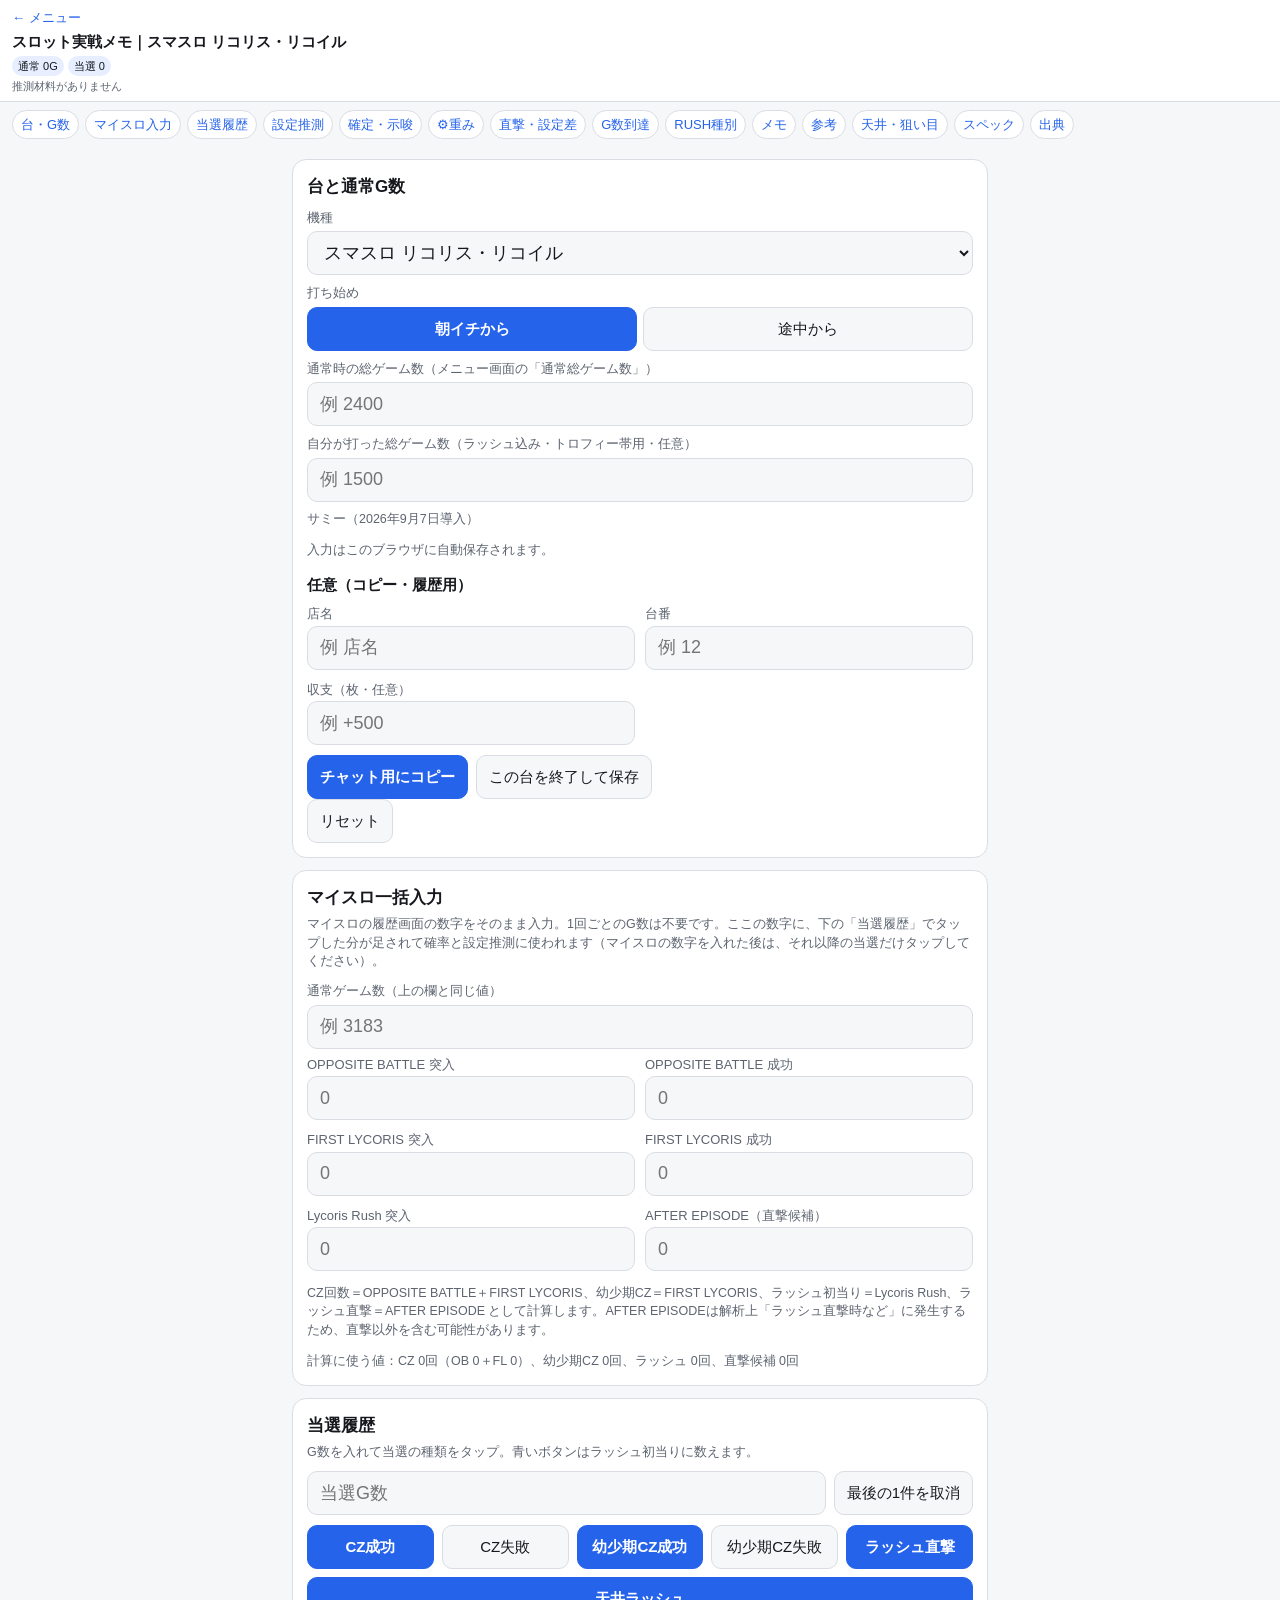
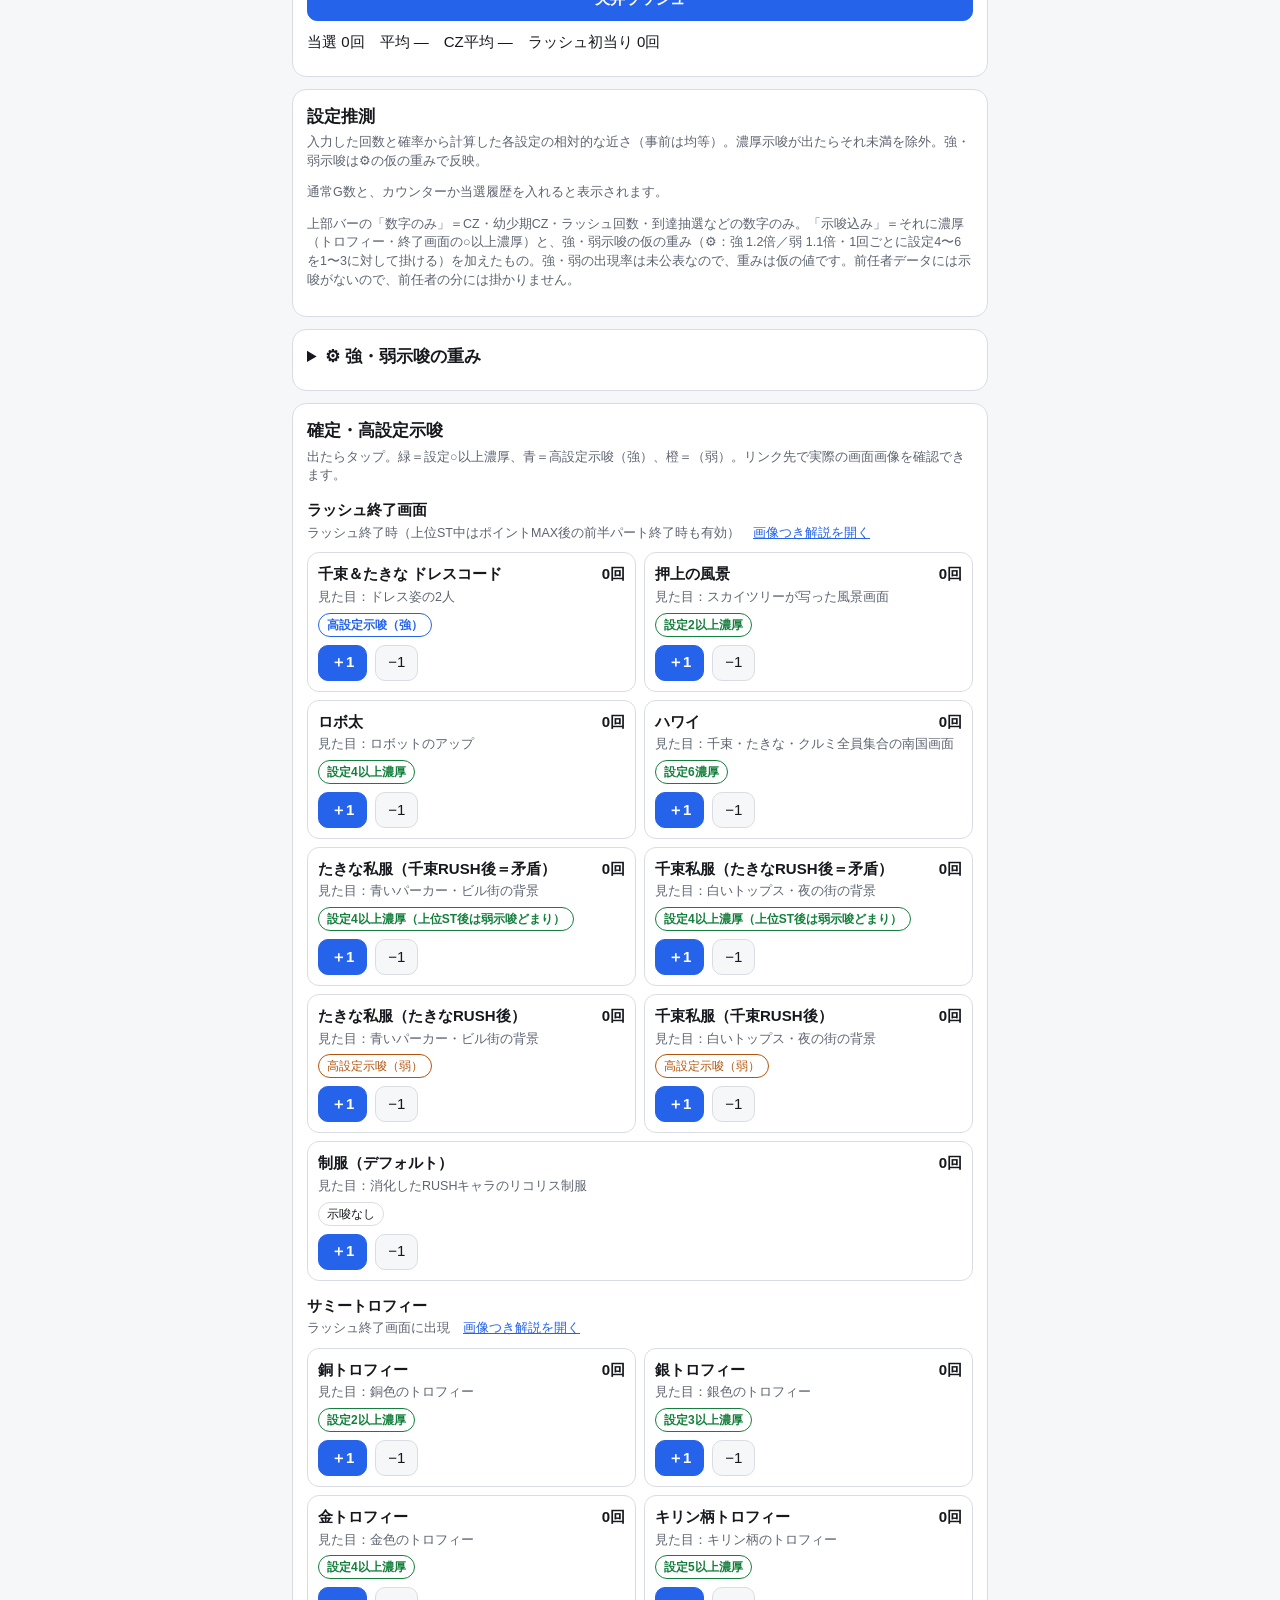
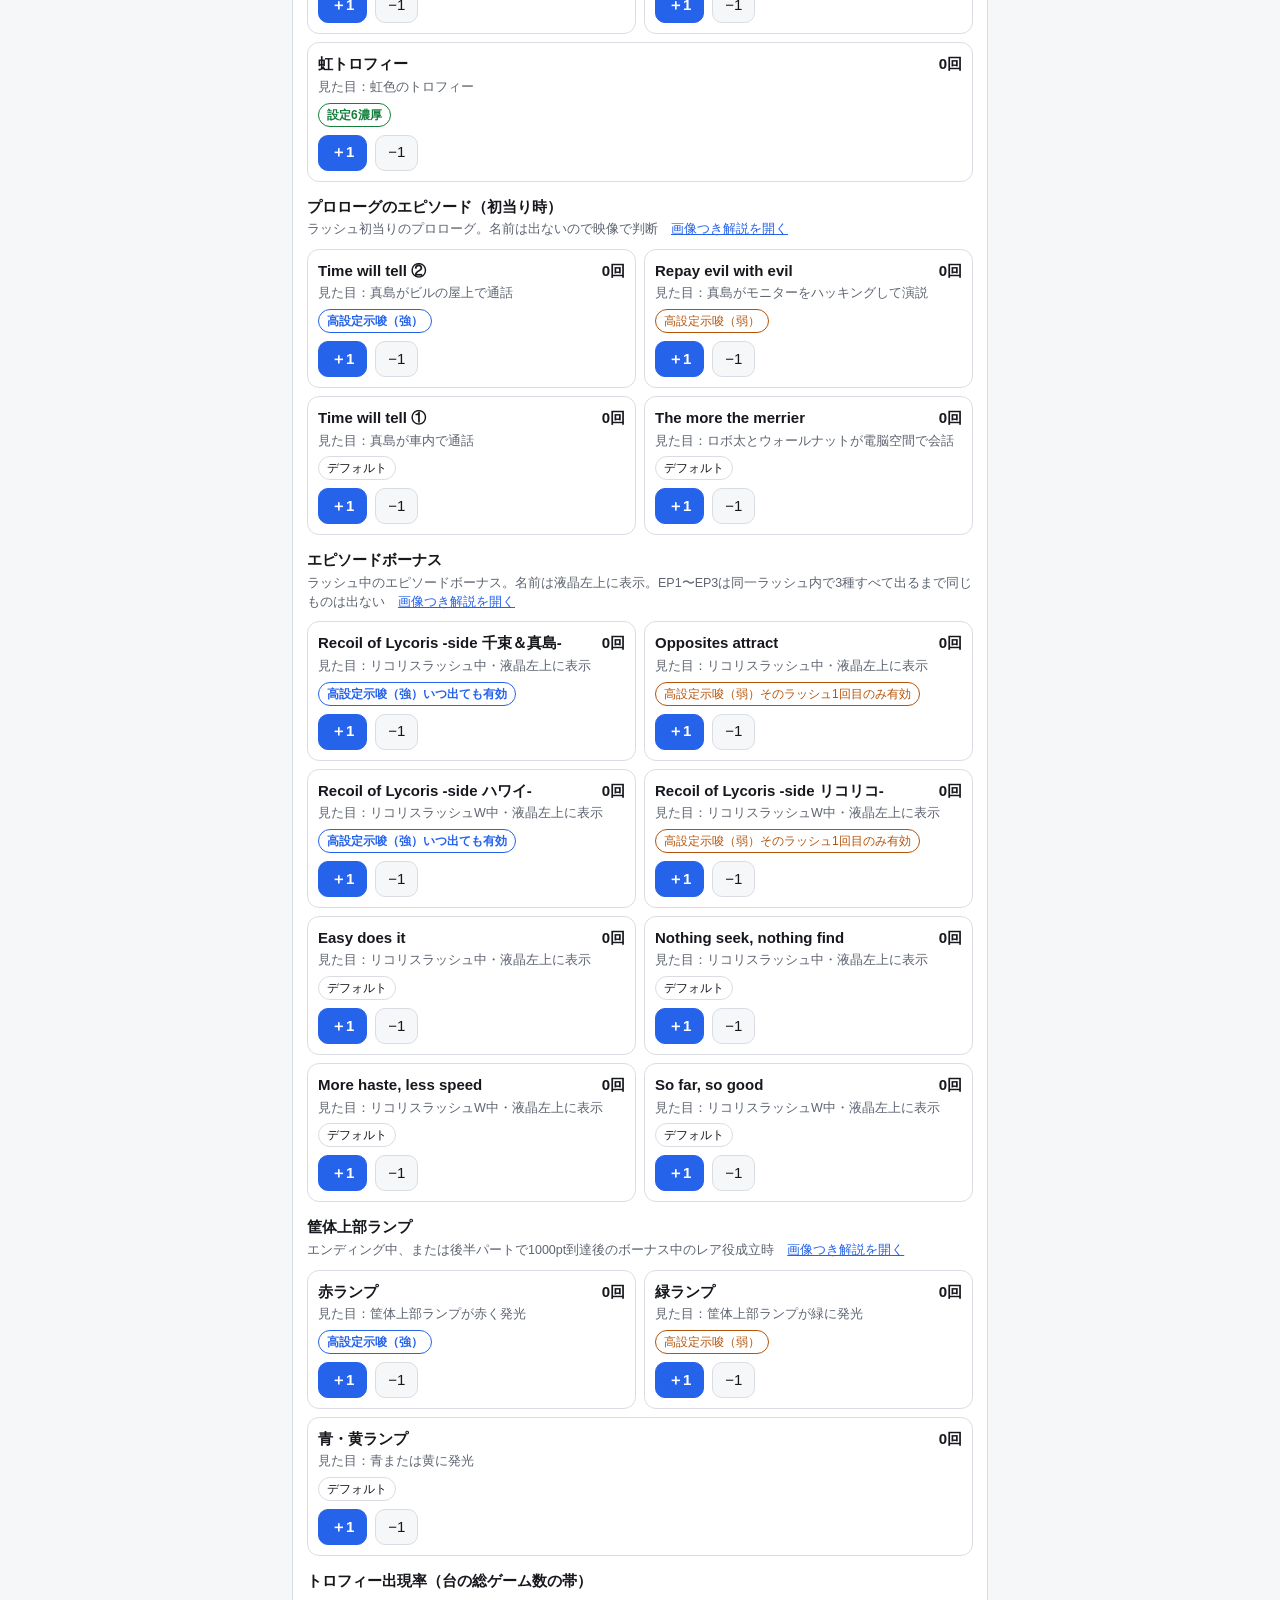
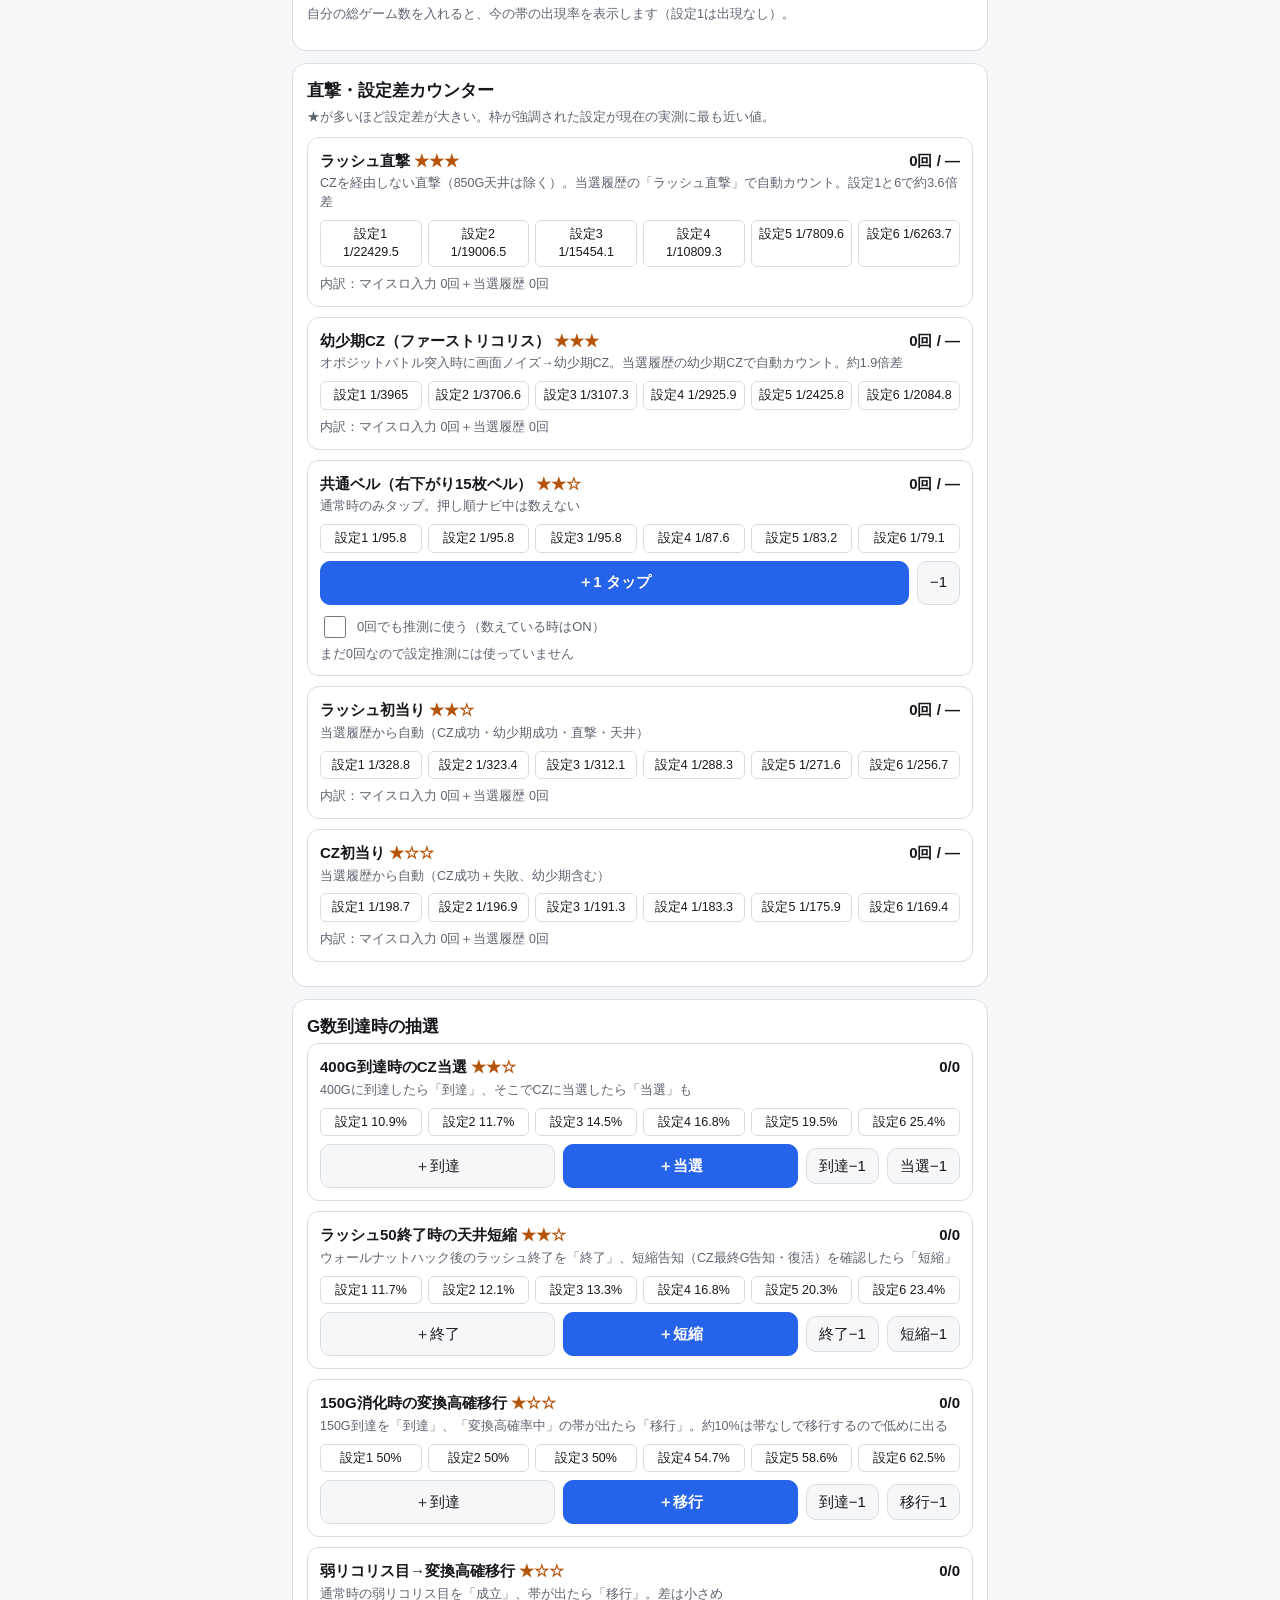
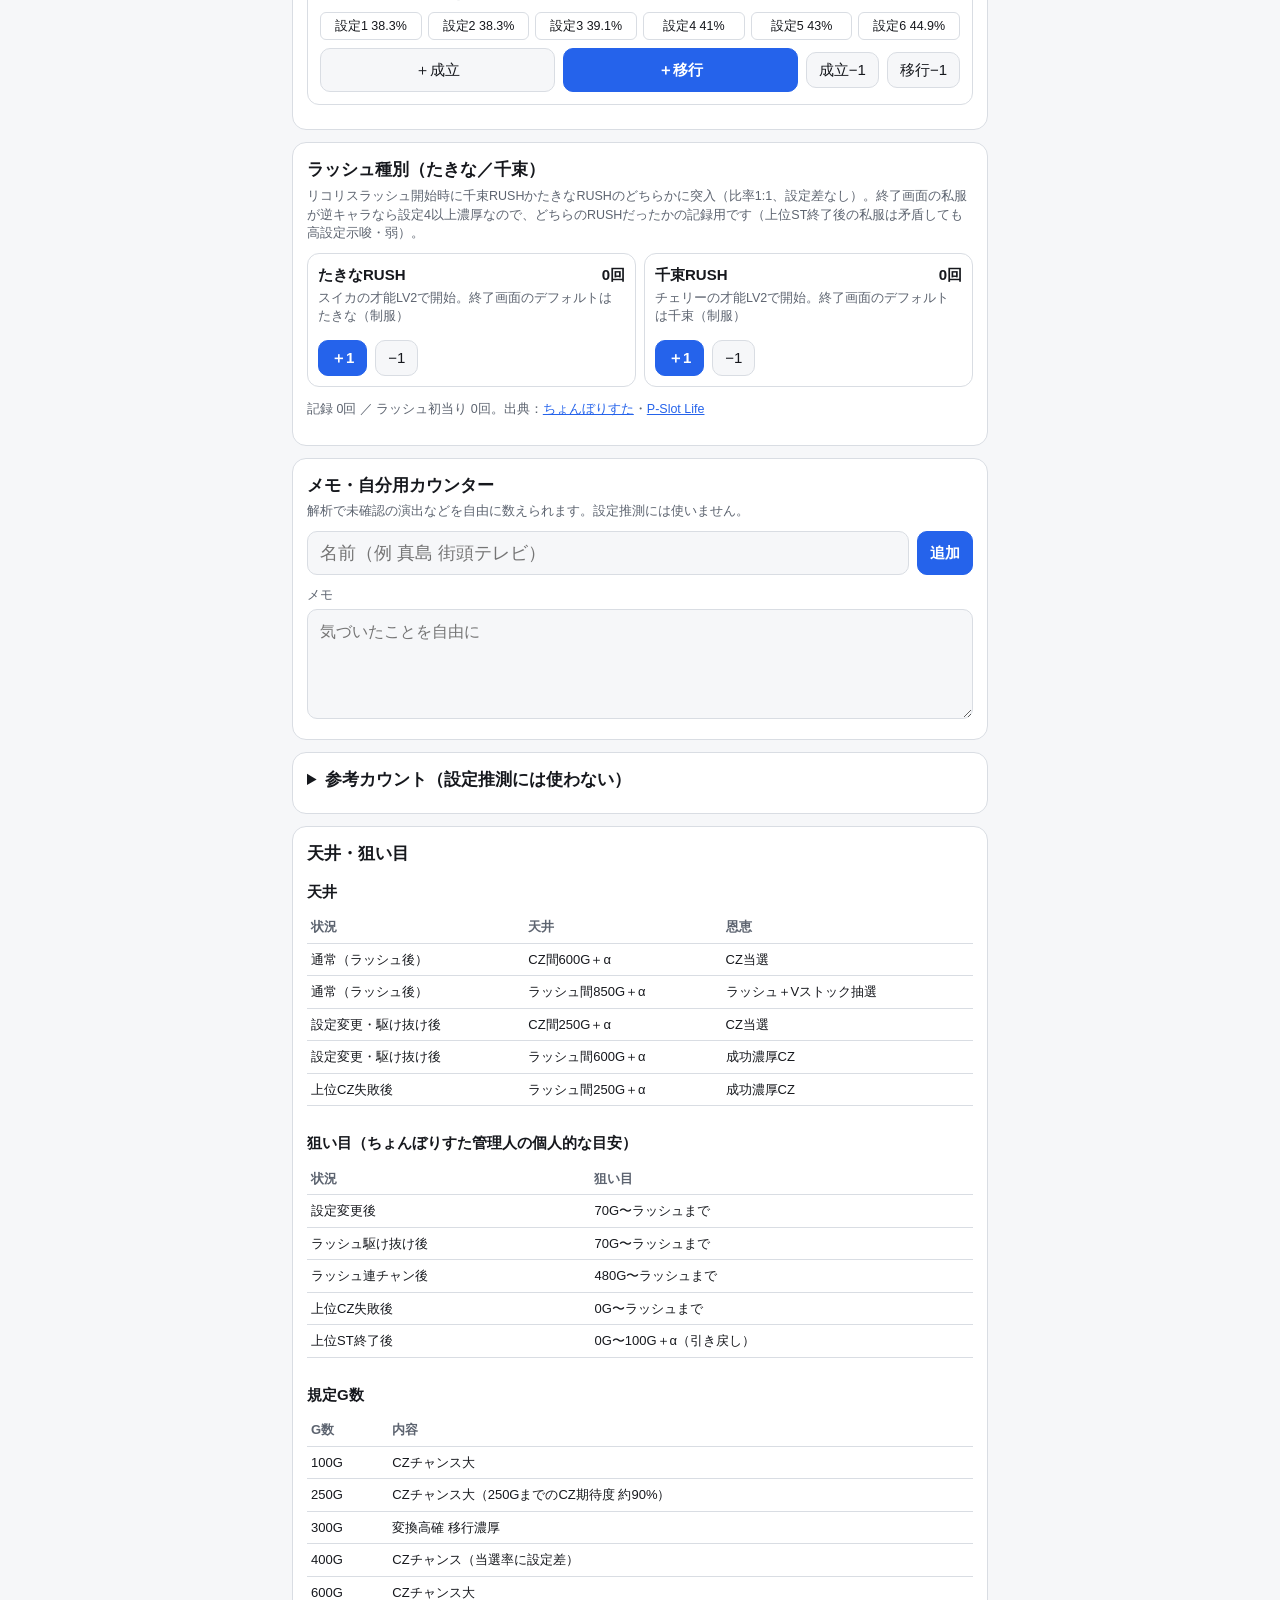
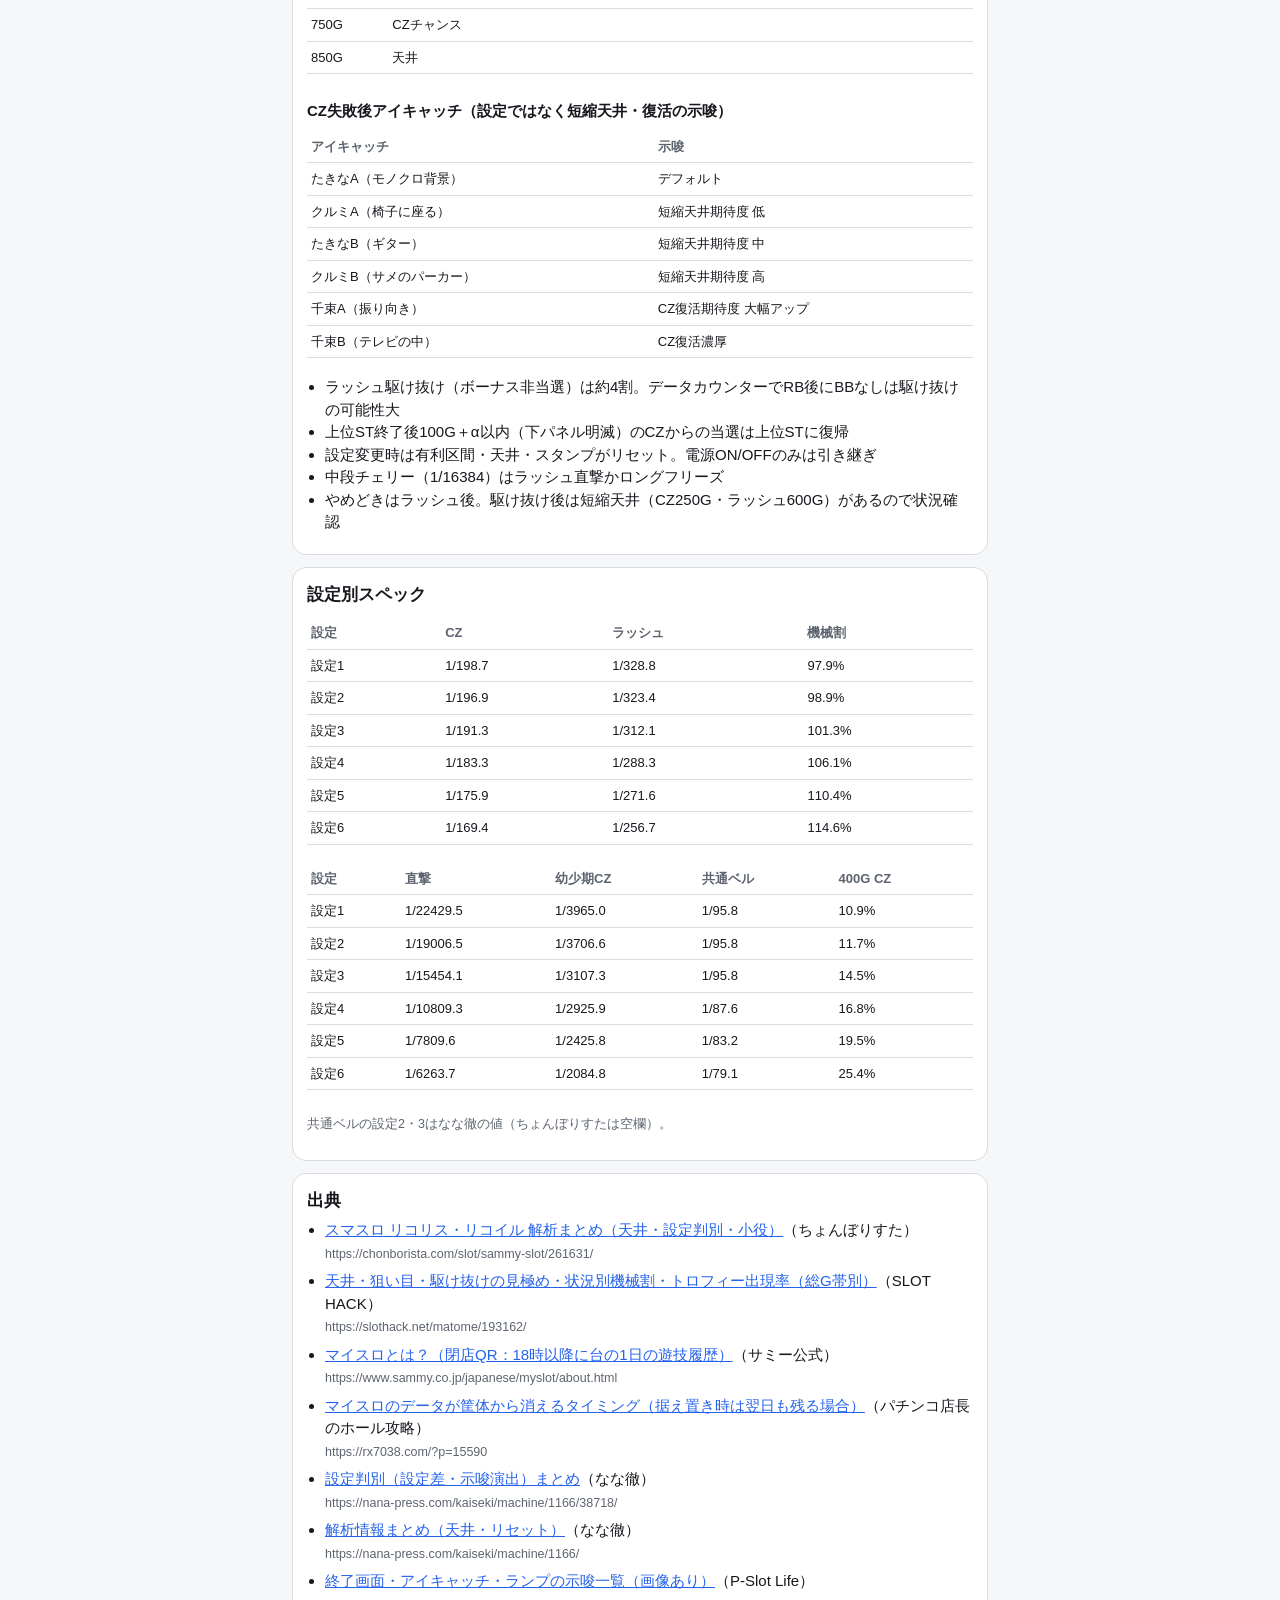
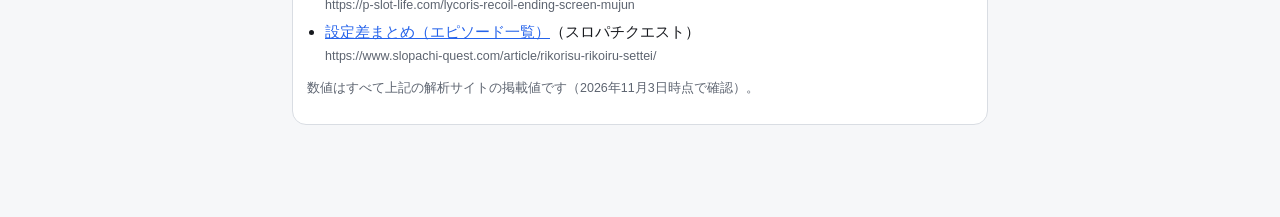
<file: lycoris/index.html>
<!DOCTYPE html>
<html lang="ja">
<head>
<meta charset="utf-8">
<meta name="viewport" content="width=device-width,initial-scale=1,viewport-fit=cover">
<title>スロット実戦メモ（スマスロ リコリス・リコイル）</title>
<style>
:root{--bg:#f6f7f9;--card:#fff;--text:#16181d;--sub:#5d6470;--border:#d9dde3;--accent:#2563eb;--accentSoft:#e6eeff;--ok:#15803d;--okSoft:#e3f5e8;--warn:#b45309;--danger:#b91c1c}
@media (prefers-color-scheme:dark){:root{--bg:#111318;--card:#1b1e25;--text:#eceef2;--sub:#a0a7b4;--border:#333845;--accent:#5b8cff;--accentSoft:#1f2a44;--ok:#4ade80;--okSoft:#173322;--warn:#f59e0b;--danger:#f87171}}
*{box-sizing:border-box}
body{margin:0;background:var(--bg);color:var(--text);font-family:-apple-system,BlinkMacSystemFont,"Hiragino Sans","Noto Sans JP","Yu Gothic",sans-serif;font-size:15px;line-height:1.5;-webkit-text-size-adjust:100%}
header{position:sticky;top:0;z-index:5;background:var(--card);border-bottom:1px solid var(--border);padding:8px 12px}
header h1{font-size:16px;margin:0}
.bar{display:flex;flex-wrap:wrap;gap:6px;margin-top:6px;font-size:13px}
.bar span{padding:2px 8px;border-radius:999px;background:var(--accentSoft)}
.bar span.ok{background:var(--okSoft);color:var(--ok);font-weight:700}
nav{display:flex;flex-wrap:wrap;gap:6px;padding:8px 12px}
nav a{font-size:13px;color:var(--accent);text-decoration:none;padding:4px 8px;border:1px solid var(--border);border-radius:999px;background:var(--card)}
main{max-width:720px;margin:0 auto;padding:0 12px 80px}
section{background:var(--card);border:1px solid var(--border);border-radius:14px;padding:14px;margin:12px 0}
h2{font-size:17px;margin:0 0 4px}
h3{font-size:15px;margin:14px 0 2px}
.cap{color:var(--sub);font-size:12.5px;margin:0 0 10px}
.row{display:flex;flex-wrap:wrap;gap:8px;align-items:center}
button{font:inherit;min-height:44px;padding:8px 12px;border-radius:10px;border:1px solid var(--border);background:var(--bg);color:var(--text);cursor:pointer;touch-action:manipulation}
button.p{background:var(--accent);border-color:var(--accent);color:#fff;font-weight:600}
button.sm{min-height:36px;padding:4px 12px}
button:active{transform:scale(.97)}
.grow{flex:1 1 120px}
input,select{font:inherit;font-size:18px;min-height:44px;padding:0 12px;border-radius:10px;border:1px solid var(--border);background:var(--bg);color:var(--text);width:100%}
label{font-size:13px;color:var(--sub);display:block;margin:8px 0 4px}
.box{border:1px solid var(--border);border-radius:12px;padding:12px;margin-bottom:10px}
.hd{display:flex;flex-wrap:wrap;justify-content:space-between;gap:6px;font-weight:700}
.stars{color:var(--warn)}
.cells{display:flex;flex-wrap:wrap;gap:6px;margin:8px 0}
.cell{flex:1 1 90px;text-align:center;font-size:12.5px;padding:4px;border-radius:6px;border:1px solid var(--border)}
.cell.best{border-color:var(--accent);background:var(--accentSoft);font-weight:700}
.hints{display:flex;flex-wrap:wrap;gap:8px}
.hint{flex:1 1 260px;border:1px solid var(--border);border-radius:12px;padding:10px}
.hint.on{background:var(--accentSoft)}
.hint.on.confirm{border-color:var(--ok);background:var(--okSoft)}
.hint .tap{all:unset;display:block;width:100%;cursor:pointer}
.look{color:var(--sub);font-size:12.5px;margin:2px 0 6px}
.tag{display:inline-block;font-size:12px;padding:2px 8px;border-radius:999px;border:1px solid var(--border)}
.tag.confirm{color:var(--ok);border-color:var(--ok);font-weight:700}
.tag.strong{color:var(--accent);border-color:var(--accent);font-weight:700}
.tag.weak{color:var(--warn);border-color:var(--warn)}
.chips{display:flex;flex-wrap:wrap;gap:6px}
.chip{font-size:12.5px;padding:3px 8px;border:1px solid var(--border);border-radius:6px}
.est .r{display:flex;align-items:center;gap:8px;margin:4px 0;font-size:13px}
.est .l{width:46px}.est .v{width:52px;text-align:right}
.est .t{flex:1;height:14px;background:var(--bg);border-radius:4px;overflow:hidden}
.est .f{height:100%;background:var(--accent);opacity:.55}
.est .r.best .f{opacity:1}
.call{border:1px solid var(--ok);background:var(--okSoft);color:var(--ok);border-radius:10px;padding:8px 10px;font-weight:700;margin-top:8px}
table{width:100%;border-collapse:collapse;font-size:13px;margin:6px 0 12px}
th,td{border-bottom:1px solid var(--border);padding:6px 4px;text-align:left;vertical-align:top}
th{color:var(--sub);font-weight:600}
.scroll{overflow-x:auto}
a{color:var(--accent)}
ul{padding-left:18px;margin:6px 0}
.src li{margin:6px 0}
.note{font-size:12.5px;color:var(--sub)}
textarea{font:inherit;font-size:16px;width:100%;min-height:110px;padding:10px 12px;border-radius:10px;border:1px solid var(--border);background:var(--bg);color:var(--text)}
.grid2{display:grid;grid-template-columns:1fr 1fr;gap:4px 10px}
.grid2 label{margin:6px 0 2px}
.chk{display:flex;align-items:center;gap:8px;font-size:13px;color:var(--sub);margin-top:8px}
.chk input{width:22px;height:22px;min-height:0}
details summary{cursor:pointer;font-weight:700;font-size:17px;min-height:32px}
.used{font-size:12.5px;color:var(--sub);margin-top:8px}
.seg{display:flex;gap:6px;flex-wrap:wrap}
.seg button{flex:1 1 0;min-width:80px}
.seg button.on{background:var(--accent);border-color:var(--accent);color:#fff;font-weight:700}
.rel{display:inline-block;font-size:11.5px;padding:1px 7px;border-radius:999px;border:1px solid;margin-left:6px;font-weight:700;vertical-align:middle}
.rel.h{color:var(--ok);border-color:var(--ok)}.rel.m{color:var(--accent);border-color:var(--accent)}.rel.l{color:var(--warn);border-color:var(--warn)}
.chk.big{font-size:15px;color:var(--text);font-weight:700;padding:8px 10px;border:1px solid var(--border);border-radius:10px}
.alert{border:1px solid var(--warn);border-radius:10px;padding:8px 10px;margin:8px 0;font-size:13.5px}
.okbox{border:1px solid var(--ok);background:var(--okSoft);border-radius:10px;padding:8px 10px;margin:8px 0;font-size:13.5px}
.kv{display:flex;justify-content:space-between;gap:8px;font-size:13.5px;border-bottom:1px solid var(--border);padding:5px 0}
.kv span{flex:1 1 auto;min-width:0}.kv b{flex:0 1 auto;text-align:right;max-width:62%}
.hl{margin-top:6px;font-size:12px;line-height:1.3}
.hll{display:flex;justify-content:space-between;gap:4px;color:var(--sub);font-size:11px;padding:0 40px 0 100px;white-space:nowrap}
.hlr{display:flex;align-items:center;gap:6px;margin:3px 0}
.hlk{flex:none;width:54px;color:var(--sub);font-size:11.5px;white-space:nowrap;overflow:hidden}
.hlv{flex:none;width:34px;text-align:right;font-variant-numeric:tabular-nums;font-weight:600}
.hlv.r{text-align:left}
.hlb{flex:1;min-width:60px;height:12px;border-radius:6px;overflow:hidden;display:flex;background:var(--border)}
.hlb i{display:block;height:100%}
.hlb i.hi{background:#8a93a3}.hlb i.lo{background:#d3d8df}
@media (prefers-color-scheme:dark){.hlb i.hi{background:#7a8396}.hlb i.lo{background:#3b414e}}
.hlr.th .hlb i.hi{background:var(--accent)}.hlr.th .hlv:not(.r){color:var(--accent)}
.hlr.tl .hlb i.lo{background:var(--warn)}.hlr.tl .hlv.r{color:var(--warn)}
.hlc{color:var(--sub);font-size:11.5px;margin-top:2px}
.hlc.conf{color:var(--ok);font-weight:700}
.cmp{width:100%;border-collapse:collapse;font-size:12px;margin:6px 0;font-variant-numeric:tabular-nums}
.cmp th,.cmp td{padding:4px 2px;text-align:right;border-bottom:1px solid var(--border)}
.cmp th:first-child,.cmp td:first-child{text-align:left;white-space:nowrap}
.cmp td.h{font-weight:700}
.pre{border:1px dashed var(--border);border-radius:10px;padding:8px 10px;margin:8px 0}
.rng{display:flex;align-items:center;gap:10px}
.rng input{flex:1;min-height:32px;padding:0}
.rng b{width:56px;text-align:right}

.toolsbar{display:flex;flex-wrap:wrap;gap:8px;margin:10px 0 0}
#copyOut{width:100%;min-height:110px;font:12px/1.4 ui-monospace,monospace;margin-top:8px;display:none}
.dlg[hidden]{display:none!important}.dlg{position:fixed;inset:0;background:rgba(0,0,0,.45);z-index:40;display:flex;align-items:flex-end;justify-content:center;padding:12px}
.dlg .box{background:var(--card);border-radius:16px 16px 12px 12px;padding:16px;width:100%;max-width:480px;max-height:85vh;overflow:auto}
.dlg h3{margin:0 0 8px;font-size:17px}
.dlg .grid2{display:grid;grid-template-columns:1fr 1fr;gap:8px}
.dlg label{font-size:12px;color:var(--sub);display:block;margin:0 0 2px}
.dlg input,.dlg textarea{width:100%;padding:8px;border:1px solid var(--border);border-radius:8px;font:inherit;background:var(--bg);color:var(--text)}
.dlg .acts{display:flex;flex-wrap:wrap;gap:8px;margin-top:12px}

</style>
<meta name="theme-color" content="#0b0b0f">
<link rel="manifest" href="/manifest.webmanifest">
<link rel="icon" type="image/png" href="/icons/icon-192.png">
<link rel="apple-touch-icon" href="/icons/apple-touch-icon.png">
<meta name="apple-mobile-web-app-capable" content="yes">
<meta name="mobile-web-app-capable" content="yes">
<meta name="apple-mobile-web-app-status-bar-style" content="default">
<meta name="apple-mobile-web-app-title" content="SLOTSENSE">
<script>if('serviceWorker' in navigator){addEventListener('load',function(){navigator.serviceWorker.register('/sw.js',{scope:'/'}).catch(function(){})})}</script>
<link rel="stylesheet" href="../topbar.css">
<script src="../topbar.js"></script>
</head>
<body>
<noscript><div style="padding:12px;background:#fde2e2;color:#900;font-weight:bold">この画面ではメモ機能が動きません。SafariかChromeで開き直してください。</div></noscript>
<header>
  <a href="../" class="back" style="font-size:13px;color:var(--accent);text-decoration:none">← メニュー</a>
  <h1 id="title">スロット実戦メモ</h1>
  <div class="bar" id="statbar"></div>
  <div id="hlbar"></div>
</header>
<nav>
  <a href="#base">台・G数</a><a href="#mid" id="navMid">途中から</a><a href="#bulk">マイスロ入力</a><a href="#hits">当選履歴</a><a href="#est">設定推測</a><a href="#hintsec">確定・示唆</a><a href="#wt">⚙重み</a><a href="#rates">直撃・設定差</a><a href="#trials">G数到達</a><a href="#rushchar">RUSH種別</a><a href="#memo">メモ</a><a href="#extra">参考</a><a href="#ref">天井・狙い目</a><a href="#spec">スペック</a><a href="#src">出典</a>
</nav>
<main>
  <section id="base">
    <h2>台と通常G数</h2>
    <label for="machine">機種</label><select id="machine"><option value="lycoris" selected>スマスロ リコリス・リコイル</option></select>
    <label>打ち始め</label>
    <div class="seg" id="modeSeg"><button data-mode="asa">朝イチから</button><button data-mode="mid">途中から</button></div>
    <label for="normalG" id="normalGLabel">通常時の総ゲーム数（メニュー画面の「通常総ゲーム数」）</label>
    <input id="normalG" inputmode="numeric" placeholder="例 2400">
    <label for="ownTotal">自分が打った総ゲーム数（ラッシュ込み・トロフィー帯用・任意）</label>
    <input id="ownTotal" inputmode="numeric" placeholder="例 1500">
    <p class="cap" id="maker" style="margin-top:8px"></p>
    <p class="note" id="savestate"></p>
    
    <h3>任意（コピー・履歴用）</h3>
    <div class="grid2">
      <div><label>店名</label><input data-f="store" placeholder="例 店名"></div>
      <div><label>台番</label><input data-f="dai" inputmode="numeric" placeholder="例 12"></div>
      <div><label>収支（枚・任意）</label><input data-f="balance" placeholder="例 +500"></div>
    </div>
    <div class="toolsbar">
      <button type="button" id="btnCopy" class="p">チャット用にコピー</button>
      <button type="button" id="btnEnd">この台を終了して保存</button>
    </div>
    <textarea id="copyOut" readonly></textarea>

    <button id="reset">リセット</button>
  </section>

  <section id="mid" hidden>
    <h2>途中から：前任者データ</h2>
    <p class="cap">座る前に見られる数字を入力。設定推測は自分が打った分だけで計算し、「前任者を合算」をONにした時だけマイスロ画面の数字を足します。データカウンターの数字は表示のみ（推測には使いません）。</p>
    <h3>マイスロ画面（PUSHで出る画面）<span class="rel m">信頼度 中</span></h3>
    <label>この数字の範囲</label>
    <div class="seg" id="scopeSeg"><button data-pset="scope" data-v="today">当日の台全体</button><button data-pset="scope" data-v="prev">前の人の分だけ</button><button data-pset="scope" data-v="unknown">不明</button></div>
    <div class="grid2">
      <div><label>通常総ゲーム数</label><input data-prev="pn" inputmode="numeric" placeholder="0"></div>
      <div><label>OPPOSITE BATTLE</label><input data-prev="ob" inputmode="numeric" placeholder="0"></div>
      <div><label>OB FIRST LYCORIS</label><input data-prev="fl" inputmode="numeric" placeholder="0"></div>
      <div><label>Lycoris Rush</label><input data-prev="rush" inputmode="numeric" placeholder="0"></div>
      <div><label>Lycoris Rush W</label><input data-prev="rushw" inputmode="numeric" placeholder="0"></div>
    </div>
    <label class="chk big"><input type="checkbox" id="merge">前任者を合算して設定推測に使う</label>
    <div id="mergeNote" class="note"></div>
    <h3>データカウンター（台の上）<span class="rel l">信頼度 低</span></h3>
    <div class="grid2">
      <div><label>総スタート（着席時）</label><input data-prev="ht" inputmode="numeric" placeholder="例 3000"></div>
      <div><label>現在スタート</label><input data-prev="hcur" inputmode="numeric" placeholder="例 120"></div>
      <div><label>REG回数</label><input data-prev="hreg" inputmode="numeric" placeholder="0"></div>
      <div><label>ART回数</label><input data-prev="hart" inputmode="numeric" placeholder="0"></div>
    </div>
    <label>最後の当たり（履歴の一番新しい行）</label>
    <div class="seg" id="lastSeg"><button data-pset="last" data-v="REG">REG</button><button data-pset="last" data-v="ART">ART</button><button data-pset="last" data-v="unknown">不明</button></div>
    <label>最後のREGから今までのスタート合計（任意・ART行があれば足す）</label>
    <input data-prev="hsince" inputmode="numeric" placeholder="例 480">
    <label>直前に見ていた状況（目撃した時だけ）</label>
    <div class="seg" id="seenSeg"><button data-pset="seen" data-v="none">なし</button><button data-pset="seen" data-v="uczng">上位CZ失敗</button><button data-pset="seen" data-v="ustend">上位ST終了</button></div>
    <div id="midBody"></div>
  </section>

  <section id="bulk">
    <h2>マイスロ一括入力</h2>
    <p class="cap">マイスロの履歴画面の数字をそのまま入力。1回ごとのG数は不要です。ここの数字に、下の「当選履歴」でタップした分が足されて確率と設定推測に使われます（マイスロの数字を入れた後は、それ以降の当選だけタップしてください）。</p>
    <label for="bulkG">通常ゲーム数（上の欄と同じ値）</label><input id="bulkG" data-bulk="normalG" inputmode="numeric" placeholder="例 3183">
    <div class="grid2">
      <div><label>OPPOSITE BATTLE 突入</label><input data-bulk="ob_in" inputmode="numeric" placeholder="0"></div>
      <div><label>OPPOSITE BATTLE 成功</label><input data-bulk="ob_ok" inputmode="numeric" placeholder="0"></div>
      <div><label>FIRST LYCORIS 突入</label><input data-bulk="fl_in" inputmode="numeric" placeholder="0"></div>
      <div><label>FIRST LYCORIS 成功</label><input data-bulk="fl_ok" inputmode="numeric" placeholder="0"></div>
      <div><label>Lycoris Rush 突入</label><input data-bulk="rush" inputmode="numeric" placeholder="0"></div>
      <div><label>AFTER EPISODE（直撃候補）</label><input data-bulk="after" inputmode="numeric" placeholder="0"></div>
    </div>
    <p class="note">CZ回数＝OPPOSITE BATTLE＋FIRST LYCORIS、幼少期CZ＝FIRST LYCORIS、ラッシュ初当り＝Lycoris Rush、ラッシュ直撃＝AFTER EPISODE として計算します。AFTER EPISODEは解析上「ラッシュ直撃時など」に発生するため、直撃以外を含む可能性があります。</p>
    <div id="bulkSummary" class="used"></div>
  </section>

  <section id="hits">
    <h2>当選履歴</h2>
    <p class="cap">G数を入れて当選の種類をタップ。青いボタンはラッシュ初当りに数えます。</p>
    <div class="row"><input id="hitG" inputmode="numeric" placeholder="当選G数" style="flex:1 1 140px;width:auto"><button id="undo">最後の1件を取消</button></div>
    <div class="row" id="hitBtns" style="margin:10px 0"></div>
    <div id="hitSummary" style="margin-bottom:8px"></div>
    <div class="chips" id="hitList"></div>
  </section>

  <section id="est" class="est">
    <h2>設定推測</h2>
    <p class="cap">入力した回数と確率から計算した各設定の相対的な近さ（事前は均等）。濃厚示唆が出たらそれ未満を除外。強・弱示唆は⚙の仮の重みで反映。</p>
    <div id="estBody"></div>
  </section>

  <section id="wt">
    <details id="wtDet"><summary>⚙ 強・弱示唆の重み</summary>
    <p class="cap"><b>仮の値（出現率は未公表）</b>。強・弱の示唆（終了画面・プロローグEP・ラッシュ中EP・ランプ）を1回見るごとに、設定4・5・6の見込みを設定1・2・3に対して何倍にするか。<b>1.0＝示唆を計算に入れない</b>。濃厚（○以上濃厚）は常に100%で、この重みとは別です。</p>
    <label>強示唆（1回ごと）</label><div class="rng"><input type="range" min="1" max="2" step="0.1" data-hw="s"><b id="hwS"></b></div>
    <label>弱示唆（1回ごと）</label><div class="rng"><input type="range" min="1" max="2" step="0.1" data-hw="w"><b id="hwW"></b></div>
    <button class="sm" id="hwReset">初期値に戻す（強 1.2倍 / 弱 1.1倍）</button>
    <p class="note">「上位ST後は弱示唆どまり」「そのラッシュ1回目のみ有効」などの条件は、有効な時だけタップしてください（タップした回数をそのまま使います）。上位ST後にRUSHと逆キャラの私服が出た時は弱示唆なので、「同じキャラの私服（弱）」のボタンで記録してください。デフォルト画面は計算に入りません。</p>
    </details>
  </section>

  <section id="hintsec">
    <h2>確定・高設定示唆</h2>
    <p class="cap">出たらタップ。緑＝設定○以上濃厚、青＝高設定示唆（強）、橙＝（弱）。リンク先で実際の画面画像を確認できます。</p>
    <div id="hintBody"></div>
    <div id="trophyBand"></div>
  </section>

  <section id="rates">
    <h2>直撃・設定差カウンター</h2>
    <p class="cap">★が多いほど設定差が大きい。枠が強調された設定が現在の実測に最も近い値。</p>
    <div id="rateBody"></div>
  </section>

  <section id="trials">
    <h2>G数到達時の抽選</h2>
    <div id="trialBody"></div>
  </section>

  <section id="rushchar">
    <h2>ラッシュ種別（たきな／千束）</h2>
    <p class="cap">リコリスラッシュ開始時に千束RUSHかたきなRUSHのどちらかに突入（比率1:1、設定差なし）。終了画面の私服が逆キャラなら設定4以上濃厚なので、どちらのRUSHだったかの記録用です（上位ST終了後の私服は矛盾しても高設定示唆・弱）。</p>
    <div id="rushBody"></div>
  </section>

  <section id="memo">
    <h2>メモ・自分用カウンター</h2>
    <p class="cap">解析で未確認の演出などを自由に数えられます。設定推測には使いません。</p>
    <div class="row"><input id="cname" placeholder="名前（例 真島 街頭テレビ）" style="flex:1 1 180px;width:auto"><button id="cadd" class="p">追加</button></div>
    <div id="customBody" style="margin-top:10px"></div>
    <label for="notes">メモ</label><textarea id="notes" placeholder="気づいたことを自由に"></textarea>
  </section>

  <section id="extra">
    <details id="extraDetails"><summary>参考カウント（設定推測には使わない）</summary>
    <p class="cap">セッションの記録用。解析上、設定差の記載はありません。</p>
    <div id="extraBody"></div></details>
  </section>

  <section id="ref">
    <h2>天井・狙い目</h2>
    <div id="refBody"></div>
  </section>

  <section id="spec">
    <h2>設定別スペック</h2>
    <div id="specBody" class="scroll"></div>
  </section>

  <section id="src">
    <h2>出典</h2>
    <ul class="src" id="srcBody"></ul>
    <p class="note">数値はすべて上記の解析サイトの掲載値です（2026年11月3日時点で確認）。</p>
  </section>
</main>

<script>
"use strict";
// ===== 機種データ（新しい台はこの配列に1件追加するだけ） =====
var ENDING="https://p-slot-life.com/lycoris-recoil-ending-screen-mujun";
var CHONBO="https://chonborista.com/slot/sammy-slot/261631/";
var NANA="https://nana-press.com/kaiseki/machine/1166/38718/";
var NANA_TOP="https://nana-press.com/kaiseki/machine/1166/";
var SLOTHACK="https://slothack.net/matome/193162/";
var SAMMY_QR="https://www.sammy.co.jp/japanese/myslot/about.html";
var RX7038="https://rx7038.com/?p=15590";
var MACHINES=[{
  id:"lycoris", name:"スマスロ リコリス・リコイル", maker:"サミー（2026年9月7日導入）",
  settings:["1","2","3","4","5","6"],
  spec:{cols:["設定","CZ","ラッシュ","機械割"],rows:[
    ["設定1","1/198.7","1/328.8","97.9%"],["設定2","1/196.9","1/323.4","98.9%"],["設定3","1/191.3","1/312.1","101.3%"],
    ["設定4","1/183.3","1/288.3","106.1%"],["設定5","1/175.9","1/271.6","110.4%"],["設定6","1/169.4","1/256.7","114.6%"]]},
  spec2:{cols:["設定","直撃","幼少期CZ","共通ベル","400G CZ"],rows:[
    ["設定1","1/22429.5","1/3965.0","1/95.8","10.9%"],["設定2","1/19006.5","1/3706.6","1/95.8","11.7%"],["設定3","1/15454.1","1/3107.3","1/95.8","14.5%"],
    ["設定4","1/10809.3","1/2925.9","1/87.6","16.8%"],["設定5","1/7809.6","1/2425.8","1/83.2","19.5%"],["設定6","1/6263.7","1/2084.8","1/79.1","25.4%"]]},
  specNote:"共通ベルの設定2・3はなな徹の値（ちょんぼりすたは空欄）。",
  hitTypes:[
    {id:"cz_ok",label:"CZ成功",flags:["cz","at"]},
    {id:"cz_ng",label:"CZ失敗",flags:["cz"]},
    {id:"ys_ok",label:"幼少期CZ成功",flags:["cz","youshou","at"]},
    {id:"ys_ng",label:"幼少期CZ失敗",flags:["cz","youshou"]},
    {id:"direct",label:"ラッシュ直撃",flags:["at","direct"]},
    {id:"tenjo",label:"天井ラッシュ",flags:["at"]}],
  rates:[
    {id:"direct",label:"ラッシュ直撃",how:"CZを経由しない直撃（850G天井は除く）。当選履歴の「ラッシュ直撃」で自動カウント。設定1と6で約3.6倍差",stars:3,denoms:[22429.5,19006.5,15454.1,10809.3,7809.6,6263.7],fromHits:"direct"},
    {id:"youshou",label:"幼少期CZ（ファーストリコリス）",how:"オポジットバトル突入時に画面ノイズ→幼少期CZ。当選履歴の幼少期CZで自動カウント。約1.9倍差",stars:3,denoms:[3965.0,3706.6,3107.3,2925.9,2425.8,2084.8],fromHits:"youshou"},
    {id:"bell",label:"共通ベル（右下がり15枚ベル）",how:"通常時のみタップ。押し順ナビ中は数えない",stars:2,denoms:[95.8,95.8,95.8,87.6,83.2,79.1]},
    {id:"at",label:"ラッシュ初当り",how:"当選履歴から自動（CZ成功・幼少期成功・直撃・天井）",stars:2,denoms:[328.8,323.4,312.1,288.3,271.6,256.7],fromHits:"at"},
    {id:"cz",label:"CZ初当り",how:"当選履歴から自動（CZ成功＋失敗、幼少期含む）",stars:1,denoms:[198.7,196.9,191.3,183.3,175.9,169.4],fromHits:"cz"}],
  trials:[
    {id:"z400",label:"400G到達時のCZ当選",how:"400Gに到達したら「到達」、そこでCZに当選したら「当選」も",stars:2,pcts:[10.9,11.7,14.5,16.8,19.5,25.4],nLabel:"到達",kLabel:"当選"},
    {id:"r50",label:"ラッシュ50終了時の天井短縮",how:"ウォールナットハック後のラッシュ終了を「終了」、短縮告知（CZ最終G告知・復活）を確認したら「短縮」",stars:2,pcts:[11.7,12.1,13.3,16.8,20.3,23.4],nLabel:"終了",kLabel:"短縮"},
    {id:"h150",label:"150G消化時の変換高確移行",how:"150G到達を「到達」、「変換高確率中」の帯が出たら「移行」。約10%は帯なしで移行するので低めに出る",stars:1,pcts:[50.0,50.0,50.0,54.7,58.6,62.5],nLabel:"到達",kLabel:"移行"},
    {id:"wlyco",label:"弱リコリス目→変換高確移行",how:"通常時の弱リコリス目を「成立」、帯が出たら「移行」。差は小さめ",stars:1,pcts:[38.3,38.3,39.1,41.0,43.0,44.9],nLabel:"成立",kLabel:"移行"}],
  rushChars:[
    {id:"rc_takina",label:"たきなRUSH",look:"スイカの才能LV2で開始。終了画面のデフォルトはたきな（制服）"},
    {id:"rc_chisato",label:"千束RUSH",look:"チェリーの才能LV2で開始。終了画面のデフォルトは千束（制服）"}],
  extraCounters:[
    {id:"x_splash",label:"りこりすぷらっしゅボーナス"},
    {id:"x_walnut",label:"ウォールナットハック"},
    {id:"x_kakenuke",label:"ラッシュ駆け抜け"},
    {id:"x_ptmax",label:"PTMAX到達"},
    {id:"x_ending",label:"ENDING"}],
  bulkMap:{cz:["ob_in","fl_in"],youshou:["fl_in"],at:["rush"],direct:["after"]},
  hintGroups:[
    {id:"end",title:"ラッシュ終了画面",when:"ラッシュ終了時（上位ST中はポイントMAX後の前半パート終了時も有効）",link:ENDING,items:[
      {id:"e_dress",label:"千束＆たきな ドレスコード",look:"ドレス姿の2人",meaning:"高設定示唆（強）",level:"strong"},
      {id:"e_oshiage",label:"押上の風景",look:"スカイツリーが写った風景画面",meaning:"設定2以上濃厚",level:"confirm",min:2},
      {id:"e_robota",label:"ロボ太",look:"ロボットのアップ",meaning:"設定4以上濃厚",level:"confirm",min:4},
      {id:"e_hawaii",label:"ハワイ",look:"千束・たきな・クルミ全員集合の南国画面",meaning:"設定6濃厚",level:"confirm",min:6},
      {id:"e_tk_mu",label:"たきな私服（千束RUSH後＝矛盾）",look:"青いパーカー・ビル街の背景",meaning:"設定4以上濃厚（上位ST後は弱示唆どまり）",level:"confirm",min:4},
      {id:"e_ch_mu",label:"千束私服（たきなRUSH後＝矛盾）",look:"白いトップス・夜の街の背景",meaning:"設定4以上濃厚（上位ST後は弱示唆どまり）",level:"confirm",min:4},
      {id:"e_tk_s",label:"たきな私服（たきなRUSH後）",look:"青いパーカー・ビル街の背景",meaning:"高設定示唆（弱）",level:"weak"},
      {id:"e_ch_s",label:"千束私服（千束RUSH後）",look:"白いトップス・夜の街の背景",meaning:"高設定示唆（弱）",level:"weak"},
      {id:"e_def",label:"制服（デフォルト）",look:"消化したRUSHキャラのリコリス制服",meaning:"示唆なし",level:"default"}]},
    {id:"trophy",title:"サミートロフィー",when:"ラッシュ終了画面に出現",link:CHONBO,items:[
      {id:"t_cu",label:"銅トロフィー",look:"銅色のトロフィー",meaning:"設定2以上濃厚",level:"confirm",min:2},
      {id:"t_ag",label:"銀トロフィー",look:"銀色のトロフィー",meaning:"設定3以上濃厚",level:"confirm",min:3},
      {id:"t_au",label:"金トロフィー",look:"金色のトロフィー",meaning:"設定4以上濃厚",level:"confirm",min:4},
      {id:"t_kirin",label:"キリン柄トロフィー",look:"キリン柄のトロフィー",meaning:"設定5以上濃厚",level:"confirm",min:5},
      {id:"t_rainbow",label:"虹トロフィー",look:"虹色のトロフィー",meaning:"設定6濃厚",level:"confirm",min:6}]},
    {id:"prologue",title:"プロローグのエピソード（初当り時）",when:"ラッシュ初当りのプロローグ。名前は出ないので映像で判断",link:CHONBO,items:[
      {id:"p_ep4",label:"Time will tell ②",look:"真島がビルの屋上で通話",meaning:"高設定示唆（強）",level:"strong"},
      {id:"p_ep3",label:"Repay evil with evil",look:"真島がモニターをハッキングして演説",meaning:"高設定示唆（弱）",level:"weak"},
      {id:"p_ep1",label:"Time will tell ①",look:"真島が車内で通話",meaning:"デフォルト",level:"default"},
      {id:"p_ep2",label:"The more the merrier",look:"ロボ太とウォールナットが電脳空間で会話",meaning:"デフォルト",level:"default"}]},
    {id:"epbonus",title:"エピソードボーナス",when:"ラッシュ中のエピソードボーナス。名前は液晶左上に表示。EP1〜EP3は同一ラッシュ内で3種すべて出るまで同じものは出ない",link:CHONBO,items:[
      {id:"b_r_ep4",label:"Recoil of Lycoris -side 千束＆真島-",look:"リコリスラッシュ中・液晶左上に表示",meaning:"高設定示唆（強）いつ出ても有効",level:"strong"},
      {id:"b_r_ep3",label:"Opposites attract",look:"リコリスラッシュ中・液晶左上に表示",meaning:"高設定示唆（弱）そのラッシュ1回目のみ有効",level:"weak"},
      {id:"b_w_ep4",label:"Recoil of Lycoris -side ハワイ-",look:"リコリスラッシュW中・液晶左上に表示",meaning:"高設定示唆（強）いつ出ても有効",level:"strong"},
      {id:"b_w_ep3",label:"Recoil of Lycoris -side リコリコ-",look:"リコリスラッシュW中・液晶左上に表示",meaning:"高設定示唆（弱）そのラッシュ1回目のみ有効",level:"weak"},
      {id:"b_r_ep1",label:"Easy does it",look:"リコリスラッシュ中・液晶左上に表示",meaning:"デフォルト",level:"default"},
      {id:"b_r_ep2",label:"Nothing seek, nothing find",look:"リコリスラッシュ中・液晶左上に表示",meaning:"デフォルト",level:"default"},
      {id:"b_w_ep1",label:"More haste, less speed",look:"リコリスラッシュW中・液晶左上に表示",meaning:"デフォルト",level:"default"},
      {id:"b_w_ep2",label:"So far, so good",look:"リコリスラッシュW中・液晶左上に表示",meaning:"デフォルト",level:"default"}]},
    {id:"lamp",title:"筐体上部ランプ",when:"エンディング中、または後半パートで1000pt到達後のボーナス中のレア役成立時",link:ENDING,items:[
      {id:"l_red",label:"赤ランプ",look:"筐体上部ランプが赤く発光",meaning:"高設定示唆（強）",level:"strong"},
      {id:"l_green",label:"緑ランプ",look:"筐体上部ランプが緑に発光",meaning:"高設定示唆（弱）",level:"weak"},
      {id:"l_def",label:"青・黄ランプ",look:"青または黄に発光",meaning:"デフォルト",level:"default"}]}],
  ref:[
    {title:"天井",cols:["状況","天井","恩恵"],rows:[
      ["通常（ラッシュ後）","CZ間600G＋α","CZ当選"],["通常（ラッシュ後）","ラッシュ間850G＋α","ラッシュ＋Vストック抽選"],
      ["設定変更・駆け抜け後","CZ間250G＋α","CZ当選"],["設定変更・駆け抜け後","ラッシュ間600G＋α","成功濃厚CZ"],["上位CZ失敗後","ラッシュ間250G＋α","成功濃厚CZ"]]},
    {title:"狙い目（ちょんぼりすた管理人の個人的な目安）",cols:["状況","狙い目"],rows:[
      ["設定変更後","70G〜ラッシュまで"],["ラッシュ駆け抜け後","70G〜ラッシュまで"],["ラッシュ連チャン後","480G〜ラッシュまで"],["上位CZ失敗後","0G〜ラッシュまで"],["上位ST終了後","0G〜100G＋α（引き戻し）"]]},
    {title:"規定G数",cols:["G数","内容"],rows:[
      ["100G","CZチャンス大"],["250G","CZチャンス大（250GまでのCZ期待度 約90%）"],["300G","変換高確 移行濃厚"],["400G","CZチャンス（当選率に設定差）"],["600G","CZチャンス大"],["750G","CZチャンス"],["850G","天井"]]},
    {title:"CZ失敗後アイキャッチ（設定ではなく短縮天井・復活の示唆）",cols:["アイキャッチ","示唆"],rows:[
      ["たきなA（モノクロ背景）","デフォルト"],["クルミA（椅子に座る）","短縮天井期待度 低"],["たきなB（ギター）","短縮天井期待度 中"],
      ["クルミB（サメのパーカー）","短縮天井期待度 高"],["千束A（振り向き）","CZ復活期待度 大幅アップ"],["千束B（テレビの中）","CZ復活濃厚"]]}],
  notes:[
    "ラッシュ駆け抜け（ボーナス非当選）は約4割。データカウンターでRB後にBBなしは駆け抜けの可能性大",
    "上位ST終了後100G＋α以内（下パネル明滅）のCZからの当選は上位STに復帰",
    "設定変更時は有利区間・天井・スタンプがリセット。電源ON/OFFのみは引き継ぎ",
    "中段チェリー（1/16384）はラッシュ直撃かロングフリーズ",
    "やめどきはラッシュ後。駆け抜け後は短縮天井（CZ250G・ラッシュ600G）があるので状況確認"],
  trophyBands:[
    {lo:1,hi:1000,cu:[4.18,4.99,5.24,5.52,6.59],all:[4.18,5.31,5.66,6.01,7.16]},
    {lo:1001,hi:2000,cu:[1.96,2.40,2.68,3.27,3.33],all:[1.96,3.06,3.89,4.88,5.36]},
    {lo:2001,hi:3000,cu:[2.12,2.68,3.05,3.54,4.26],all:[2.12,3.30,4.19,4.95,6.03]},
    {lo:3001,hi:4000,cu:[2.78,3.14,4.77,5.85,6.91],all:[2.78,4.69,7.10,8.90,10.43]},
    {lo:4001,hi:5000,cu:[2.06,2.55,2.92,3.44,4.07],all:[2.06,3.86,4.78,5.84,6.68]},
    {lo:5001,hi:6000,cu:[6.94,6.14,6.22,6.31,6.37],all:[6.94,9.82,12.14,14.24,15.57]},
    {lo:6001,hi:7000,cu:[5.75,5.98,6.28,8.74,9.66],all:[5.75,8.07,9.58,13.30,15.93]},
    {lo:7001,hi:8000,cu:[6.44,3.02,3.10,3.15,3.22],all:[6.44,9.42,12.33,13.60,14.76]},
    {lo:8001,hi:Infinity,cu:[1.59,1.89,2.26,2.53,2.75],all:[1.59,2.47,3.36,3.90,4.23]}],
  sources:[
    {title:"スマスロ リコリス・リコイル 解析まとめ（天井・設定判別・小役）",site:"ちょんぼりすた",href:CHONBO},
    {title:"天井・狙い目・駆け抜けの見極め・状況別機械割・トロフィー出現率（総G帯別）",site:"SLOT HACK",href:SLOTHACK},
    {title:"マイスロとは？（閉店QR：18時以降に台の1日の遊技履歴）",site:"サミー公式",href:SAMMY_QR},
    {title:"マイスロのデータが筐体から消えるタイミング（据え置き時は翌日も残る場合）",site:"パチンコ店長のホール攻略",href:RX7038},
    {title:"設定判別（設定差・示唆演出）まとめ",site:"なな徹",href:NANA},
    {title:"解析情報まとめ（天井・リセット）",site:"なな徹",href:NANA_TOP},
    {title:"終了画面・アイキャッチ・ランプの示唆一覧（画像あり）",site:"P-Slot Life",href:ENDING},
    {title:"設定差まとめ（エピソード一覧）",site:"スロパチクエスト",href:"https://www.slopachi-quest.com/article/rikorisu-rikoiru-settei/"}]
}];

// ===== 状態と保存 =====
var curId=MACHINES[0].id, S=null, armed=false, canSave=true, delArmed=-1;
function emptyPrev(){return {scope:"unknown",last:"unknown",seen:"none",pn:"",ob:"",fl:"",rush:"",rushw:"",ht:"",hcur:"",hreg:"",hart:"",hsince:""};}
var HW_DEF={s:1.2,w:1.1};
function emptyHW(){return {s:HW_DEF.s,w:HW_DEF.w};}
function empty(){return {store:"",dai:"",balance:"",normalG:"",hits:[],taps:{},trials:{},bulk:{},notes:"",custom:[],enabled:{},mode:"asa",prev:emptyPrev(),merge:false,ownTotal:"",hw:emptyHW()};}
function key(id){return "slotmemo:v1:"+id;}
function load(id){try{var r=localStorage.getItem(key(id));if(r){var p=JSON.parse(r);var e=empty();for(var k in e){if(p[k]!==undefined&&p[k]!==null)e[k]=p[k];}if(!Array.isArray(e.custom))e.custom=[];if(typeof e.bulk!=="object")e.bulk={};if(typeof e.enabled!=="object")e.enabled={};if(typeof e.notes!=="string")e.notes="";if(e.mode!=="mid")e.mode="asa";var ep=emptyPrev();if(typeof e.prev!=="object"||!e.prev)e.prev={};for(var q in ep){if(e.prev[q]===undefined||e.prev[q]===null)e.prev[q]=ep[q];}e.merge=e.merge===true;if(typeof e.ownTotal!=="string")e.ownTotal="";var dh=emptyHW();if(typeof e.hw!=="object"||!e.hw)e.hw={};["s","w"].forEach(function(q){var v=Number(e.hw[q]);e.hw[q]=(isFinite(v)&&v>=1&&v<=2)?Math.round(v*10)/10:dh[q];});return e;}}catch(e){}return empty();}
function save(){try{localStorage.setItem(key(curId),JSON.stringify(S));canSave=true;}catch(e){canSave=false;}}
function M(){for(var i=0;i<MACHINES.length;i++)if(MACHINES[i].id===curId)return MACHINES[i];return MACHINES[0];}
function esc(s){return String(s).replace(/[&<>"']/g,function(c){return {"&":"&amp;","<":"&lt;",">":"&gt;",'"':"&quot;","'":"&#39;"}[c];});}
function $(id){return document.getElementById(id);}

// ===== 計算 =====
function hitCount(m,flag){return S.hits.filter(function(h){var t=m.hitTypes.find(function(x){return x.id===h.type;});return t?t.flags.indexOf(flag)>=0:false;}).length;}
function num(x){return Number(x)||0;}
function bulkCount(m,flag){var keys=(m.bulkMap&&m.bulkMap[flag])||[];return keys.reduce(function(a,k){return a+num(S.bulk[k]);},0);}
function totalCount(m,flag){return hitCount(m,flag)+bulkCount(m,flag);}
function rateCount(m,r){return r.fromHits?totalCount(m,r.fromHits):(S.taps[r.id]||0);}
function rateUsed(m,r){return r.fromHits?true:((S.taps[r.id]||0)>0||S.enabled[r.id]===true);}
function minSetting(m){var mn=1;m.hintGroups.forEach(function(g){g.items.forEach(function(h){if((S.taps[h.id]||0)>0&&h.min&&h.min>mn)mn=h.min;});});return mn;}
// 前任者（マイスロ画面）の重み：当日=1、前の人の分だけ=1（実際に観測された数字。期間が短いだけ）、不明=0.5
var SCOPE_W={today:1,prev:1,unknown:0.5};
var SCOPE_L={today:"当日の台全体",prev:"前の人の分だけ",unknown:"不明"};
function prevData(force){if(S.mode!=="mid"||(!S.merge&&!force))return null;var P=S.prev,pn=num(P.pn);if(pn<=0)return null;
  return {w:SCOPE_W[P.scope]||0.5,n:pn,cz:num(P.ob)+num(P.fl),youshou:num(P.fl),at:num(P.rush)};}
// o: own=false→自分の分を使わない／prev=true|false→前任者を強制ON/OFF（未指定は合算スイッチどおり）／mask=false→濃厚示唆を使わない（数字のみ）
function hintCounts(m){var r={s:0,w:0};m.hintGroups.forEach(function(g){g.items.forEach(function(h){var c=S.taps[h.id]||0;if(c>0&&h.level==="strong")r.s+=c;else if(c>0&&h.level==="weak")r.w+=c;});});return r;}
// o.hints=false→強・弱示唆の重みを使わない（未指定は mask と同じ。数字のみ＝mask:false で両方OFF）
function estimate(m,o){o=o||{};var OWN=o.own!==false,MSK=o.mask!==false,HNT=o.hints!==undefined?o.hints:MSK;
  var n=Number(S.normalG)||0, ll=m.settings.map(function(){return 0;}), used=false, PD=o.prev===undefined?prevData():(o.prev?prevData(true):null);
  m.rates.forEach(function(r){if(!rateUsed(m,r))return;var k=rateCount(m,r);if(OWN&&n>0&&k<=n){used=true;r.denoms.forEach(function(d,i){var p=1/d;ll[i]+=k*Math.log(p)+(n-k)*Math.log(1-p);});}
    if(PD&&r.fromHits&&PD[r.fromHits]!==undefined&&PD[r.fromHits]<=PD.n){var pk=PD[r.fromHits];used=true;r.denoms.forEach(function(d,i){var p=1/d;ll[i]+=PD.w*(pk*Math.log(p)+(PD.n-pk)*Math.log(1-p));});}});
  m.trials.forEach(function(t){var v=S.trials[t.id];if(OWN&&v&&v.n>0&&v.k<=v.n){used=true;t.pcts.forEach(function(pc,i){var p=pc/100;ll[i]+=v.k*Math.log(p)+(v.n-v.k)*Math.log(1-p);});}});
  if(OWN&&HNT){var hc=hintCounts(m),hs=S.hw.s,hw=S.hw.w;if((hc.s&&hs>1)||(hc.w&&hw>1)){used=true;var add=hc.s*Math.log(hs)+hc.w*Math.log(hw);ll=ll.map(function(v,i){return i>=3?v+add:v;});}}
  var mn=MSK?minSetting(m):1; if(mn>1)used=true; if(!used)return null;
  var masked=ll.map(function(v,i){return i+1<mn?-Infinity:v;});
  var mx=Math.max.apply(null,masked);
  var w=masked.map(function(v){return v===-Infinity?0:Math.exp(v-mx);});
  var sum=w.reduce(function(a,b){return a+b;},0);
  return w.map(function(v){return v/sum*100;});
}
function closest(arr,val,logScale){var b=-1,bd=Infinity;arr.forEach(function(x,i){var d=logScale?Math.abs(Math.log(x)-Math.log(val)):Math.abs(x-val);if(d<bd){bd=d;b=i;}});return b;}
function stars(n){return "★★★".slice(0,n)+"☆☆☆".slice(0,3-n);}

// ---------- 高設定域／低設定域（v5） ----------
function hlPct(x){return Math.round(x*100)+"%";}
function hlHi(p){return p[3]+p[4]+p[5];}
function hlRow(key,p){var hi=hlHi(p),lo=Math.max(0,1-hi),c=hi>0.7?" th":lo>0.7?" tl":"";
 return '<div class="hlr'+c+'"><span class="hlk">'+key+'</span><span class="hlv">'+hlPct(hi)+'</span><span class="hlb"><i class="hi" style="width:'+(hi*100).toFixed(1)+'%"></i><i class="lo" style="width:'+(lo*100).toFixed(1)+'%"></i></span><span class="hlv r">'+(100-Math.round(hi*100))+"%"+'</span></div>';}
function hlBlock(rows,conf,note){if(!rows.length)return "";
 return '<div class="hl"><div class="hll"><span>高設定域 4〜6</span><span>低設定域 1〜3</span></div>'+rows.map(function(r){return hlRow(r[0],r[1]);}).join("")+
 '<div class="hlc'+(conf?" conf":"")+'">'+(conf?"濃厚・否定の条件を反映":"あくまで予想です。様子見の判断材料に")+(note?'<span style="color:var(--sub);font-weight:400">　'+note+'</span>':"")+'</div></div>';}
function cmpTable(rows){return '<table class="cmp"><thead><tr><th></th><th>4〜6</th><th>1</th><th>2</th><th>3</th><th>4</th><th>5</th><th>6</th></tr></thead><tbody>'+
 rows.map(function(r){return '<tr><td>'+r[0]+'</td><td class="h">'+hlPct(hlHi(r[1]))+'</td>'+r[1].map(function(v){return '<td>'+Math.round(v*100)+'</td>';}).join("")+'</tr>';}).join("")+'</tbody></table><p class="note" style="margin:0">数字は各設定の％（四捨五入）。</p>';}
function fr(e){return e?e.map(function(v){return v/100;}):null;}
function preEst(m){if(S.mode!=="mid"||num(S.prev.pn)<=0)return null;return estimate(m,{own:false,prev:true,mask:false});}
// ===== 描画 =====
function renderStatic(){
  var m=M();
  $("title").textContent="スロット実戦メモ｜"+m.name;
  $("machine").innerHTML=MACHINES.map(function(x){return '<option value="'+x.id+'"'+(x.id===curId?" selected":"")+'>'+esc(x.name)+'</option>';}).join("");
  $("maker").textContent=m.maker;
  $("hitBtns").innerHTML=m.hitTypes.map(function(h){return '<button class="grow'+(h.flags.indexOf("at")>=0?" p":"")+'" data-hit="'+h.id+'">'+esc(h.label)+'</button>';}).join("");
  var html="";
  m.ref.forEach(function(t){html+="<h3>"+esc(t.title)+"</h3>"+table(t.cols,t.rows);});
  html+="<ul>"+m.notes.map(function(x){return "<li>"+esc(x)+"</li>";}).join("")+"</ul>";
  $("refBody").innerHTML=html;
  $("specBody").innerHTML=table(m.spec.cols,m.spec.rows)+table(m.spec2.cols,m.spec2.rows)+'<p class="note">'+esc(m.specNote)+'</p>';
  $("srcBody").innerHTML=m.sources.map(function(s){return '<li><a href="'+s.href+'" target="_blank" rel="noopener">'+esc(s.title)+'</a>（'+esc(s.site)+'）<br><span class="note">'+esc(s.href)+'</span></li>';}).join("");
}
function table(cols,rows){return '<div class="scroll"><table><thead><tr>'+cols.map(function(c){return "<th>"+esc(c)+"</th>";}).join("")+'</tr></thead><tbody>'+rows.map(function(r){return "<tr>"+r.map(function(c){return "<td>"+esc(c)+"</td>";}).join("")+"</tr>";}).join("")+"</tbody></table></div>";}

function render(){
  var m=M(), n=Number(S.normalG)||0;
  if(document.activeElement!==$("normalG"))$("normalG").value=S.normalG;
  document.querySelectorAll("[data-f]").forEach(function(el){if(document.activeElement===el)return;if(el.dataset.f)el.value=S[el.dataset.f]||"";});
  $("savestate").textContent=canSave?"入力はこのブラウザに自動保存されます。":"このブラウザでは保存できません（プライベートモード等）。閉じると消えます。";
  $("reset").textContent=armed?"もう一度押すと全データを消去":"リセット";
  $("reset").className=armed?"p":"";
  // 履歴
  var avg=S.hits.length?S.hits.reduce(function(a,h){return a+h.g;},0)/S.hits.length:0;
  var cz=S.hits.filter(function(h){return h.type.indexOf("cz")===0||h.type.indexOf("ys")===0;});
  var czAvg=cz.length?cz.reduce(function(a,h){return a+h.g;},0)/cz.length:0;
  var atN=totalCount(m,"at");
  $("hitSummary").textContent="当選 "+S.hits.length+"回　平均 "+(avg?avg.toFixed(0)+"G":"—")+"　CZ平均 "+(czAvg?czAvg.toFixed(0)+"G":"—")+"　ラッシュ初当り "+atN+"回"+(atN&&n?"（1/"+(n/atN).toFixed(1)+"）":"");
  $("hitList").innerHTML=S.hits.map(function(h,i){var t=m.hitTypes.find(function(x){return x.id===h.type;});return '<span class="chip">'+(i+1)+". "+h.g+"G "+esc(t?t.label:h.type)+"</span>";}).join("");
  // 推測
  var est=estimate(m), mn=minSetting(m), eh="";
  if(est){var bi=est.indexOf(Math.max.apply(null,est));
    eh=est.map(function(v,i){return '<div class="r'+(i===bi?" best":"")+'"><span class="l">設定'+m.settings[i]+'</span><span class="t"><span class="f" style="display:block;width:'+v.toFixed(1)+'%"></span></span><span class="v">'+v.toFixed(1)+'%</span></div>';}).join("");
  } else eh='<p class="note">通常G数と、カウンターか当選履歴を入れると表示されます。</p>';
  if(mn>1)eh+='<div class="call">設定'+mn+'以上濃厚（濃厚の示唆が出ています）</div>';
  var seen=[];m.hintGroups.forEach(function(g){g.items.forEach(function(h){if((h.level==="strong"||h.level==="weak")&&(S.taps[h.id]||0)>0)seen.push(h.label+"（"+h.meaning+"）×"+S.taps[h.id]);});});
  if(seen.length){var hc2=hintCounts(m);eh+='<p style="margin:8px 0 0">見えた高設定示唆：'+esc(seen.join("、"))+'</p><p class="note" style="margin:2px 0 0">→ 計算：強 '+hc2.s+'回×'+S.hw.s.toFixed(1)+'倍、弱 '+hc2.w+'回×'+S.hw.w.toFixed(1)+'倍（仮の値・⚙で変更）'+(S.hw.s===1&&S.hw.w===1?'＝今は計算に入れていません':'')+'</p>';}
  var usedL=[];m.rates.forEach(function(r){if(rateUsed(m,r)&&n>0)usedL.push(r.label.replace(/（.*$/,"")+" "+rateCount(m,r)+"回");});
  m.trials.forEach(function(t){var v=S.trials[t.id];if(v&&v.n>0)usedL.push(t.label+" "+v.k+"/"+v.n);});
  var unused=m.rates.filter(function(r){return !rateUsed(m,r);}).map(function(r){return r.label.replace(/（.*$/,"");});
  var PD=prevData();
  if(est&&PD)eh+='<div class="okbox">前任者データを合算中（範囲：'+esc(SCOPE_L[S.prev.scope])+'・重み'+PD.w+'）：通常'+PD.n+'G、CZ '+PD.cz+'回、幼少期 '+PD.youshou+'回、ラッシュ '+PD.at+'回</div>';
  else if(S.mode==="mid")eh+='<p class="note">途中から：自分が打った分だけで計算中（前任者は合算していません）。</p>';
  if(est)eh+='<div class="call">高設定域（4・5・6） '+(hlHi(fr(est))*100).toFixed(1)+'%</div>';
  if(S.mode==="mid"&&S.merge&&prevData()){var ea=estimate(m,{prev:false});eh+='<h3>自分の分だけ／前任者込み</h3>'+(ea&&est?cmpTable([["自分の分だけ",fr(ea)],["前任者込み",fr(est)]]):'<p class="note">自分の分を入れると、合算前との比較を表示します。</p>');}
  eh+='<p class="note">上部バーの「数字のみ」＝CZ・幼少期CZ・ラッシュ回数・到達抽選などの数字のみ。「示唆込み」＝それに濃厚（トロフィー・終了画面の○以上濃厚）と、強・弱示唆の仮の重み（⚙：強 '+S.hw.s.toFixed(1)+'倍／弱 '+S.hw.w.toFixed(1)+'倍・1回ごとに設定4〜6を1〜3に対して掛ける）を加えたもの。強・弱の出現率は未公表なので、重みは仮の値です。前任者データには示唆がないので、前任者の分には掛かりません。</p>';
  if(est)eh+='<p class="used">推測に使った項目：'+esc(usedL.join("、")||(PD?"前任者データのみ":"濃厚示唆のみ"))+(unused.length?'<br>未使用（0回のため除外）：'+esc(unused.join("、")):"")+'</p>';
  $("estBody").innerHTML=eh;
  // 示唆
  $("hintBody").innerHTML=m.hintGroups.map(function(g){
    return '<h3>'+esc(g.title)+'</h3><p class="cap">'+esc(g.when)+'　<a href="'+g.link+'" target="_blank" rel="noopener">画像つき解説を開く</a></p><div class="hints">'+
      g.items.map(function(h){var c=S.taps[h.id]||0;return '<div class="hint'+(c>0?" on":"")+(h.level==="confirm"?" confirm":"")+'"><button class="tap" data-tap="'+h.id+'" data-d="1"><div class="hd"><span>'+esc(h.label)+'</span><span>'+c+'回</span></div><div class="look">見た目：'+esc(h.look)+'</div><span class="tag '+h.level+'">'+esc(h.meaning)+'</span></button><div class="row" style="margin-top:8px"><button class="p sm" data-tap="'+h.id+'" data-d="1">＋1</button><button class="sm" data-tap="'+h.id+'" data-d="-1">−1</button></div></div>';}).join("")+'</div>';
  }).join("");
  // 設定差
  $("rateBody").innerHTML=m.rates.slice().sort(function(a,b){return b.stars-a.stars;}).map(function(r){
    var k=rateCount(m,r), obs=k>0&&n>0?n/k:0, best=obs>0?closest(r.denoms,obs,true):-1;
    return '<div class="box"><div class="hd"><span>'+esc(r.label)+' <span class="stars">'+stars(r.stars)+'</span></span><span>'+k+'回 / '+(obs?"1/"+obs.toFixed(1):"—")+'</span></div><div class="look">'+esc(r.how)+'</div><div class="cells">'+
      r.denoms.map(function(d,i){return '<div class="cell'+(i===best?" best":"")+'">設定'+m.settings[i]+' 1/'+d+'</div>';}).join("")+'</div>'+
      (r.fromHits?'<div class="note">内訳：マイスロ入力 '+bulkCount(m,r.fromHits)+'回＋当選履歴 '+hitCount(m,r.fromHits)+'回</div>':'<div class="row"><button class="p grow" data-tap="'+r.id+'" data-d="1">＋1 タップ</button><button data-tap="'+r.id+'" data-d="-1">−1</button></div><label class="chk"><input type="checkbox" data-en="'+r.id+'"'+(S.enabled[r.id]?" checked":"")+'>0回でも推測に使う（数えている時はON）</label><div class="note">'+(rateUsed(m,r)?"設定推測に使用中":"まだ0回なので設定推測には使っていません")+'</div>')+'</div>';
  }).join("");
  // 到達抽選
  $("trialBody").innerHTML=m.trials.map(function(t){
    var v=S.trials[t.id]||{n:0,k:0}, rate=v.n>0?v.k/v.n*100:-1, best=rate>=0?closest(t.pcts,rate,false):-1;
    return '<div class="box"><div class="hd"><span>'+esc(t.label)+' <span class="stars">'+stars(t.stars)+'</span></span><span>'+v.k+'/'+v.n+(rate>=0?" "+rate.toFixed(1)+"%":"")+'</span></div><div class="look">'+esc(t.how)+'</div><div class="cells">'+
      t.pcts.map(function(p,i){return '<div class="cell'+(i===best?" best":"")+'">設定'+m.settings[i]+' '+p+'%</div>';}).join("")+'</div><div class="row">'+
      '<button class="grow" data-trial="'+t.id+'" data-f="n" data-d="1">＋'+t.nLabel+'</button><button class="p grow" data-trial="'+t.id+'" data-f="k" data-d="1">＋'+t.kLabel+'</button>'+
      '<button class="sm" data-trial="'+t.id+'" data-f="n" data-d="-1">'+t.nLabel+'−1</button><button class="sm" data-trial="'+t.id+'" data-f="k" data-d="-1">'+t.kLabel+'−1</button></div></div>';
  }).join("");
  // マイスロ入力
  document.querySelectorAll("[data-bulk]").forEach(function(inp){if(document.activeElement===inp)return;var k=inp.dataset.bulk;inp.value=k==="normalG"?S.normalG:(S.bulk[k]||"");});
  var b=S.bulk;
  $("bulkSummary").textContent="計算に使う値：CZ "+bulkCount(m,"cz")+"回（OB "+num(b.ob_in)+"＋FL "+num(b.fl_in)+"）、幼少期CZ "+bulkCount(m,"youshou")+"回、ラッシュ "+bulkCount(m,"at")+"回、直撃候補 "+bulkCount(m,"direct")+"回"+(num(b.ob_in)?"／OB成功率 "+num(b.ob_ok)+"/"+num(b.ob_in):"")+(num(b.fl_in)?"／FL成功率 "+num(b.fl_ok)+"/"+num(b.fl_in):"");
  // RUSH種別
  var rsum=0;
  $("rushBody").innerHTML='<div class="hints">'+m.rushChars.map(function(h){var c=S.taps[h.id]||0;rsum+=c;return '<div class="hint'+(c>0?" on":"")+'"><button class="tap" data-tap="'+h.id+'" data-d="1"><div class="hd"><span>'+esc(h.label)+'</span><span>'+c+'回</span></div><div class="look">'+esc(h.look)+'</div></button><div class="row" style="margin-top:8px"><button class="p sm" data-tap="'+h.id+'" data-d="1">＋1</button><button class="sm" data-tap="'+h.id+'" data-d="-1">−1</button></div></div>';}).join("")+'</div>';
  var rushAll=totalCount(m,"at");
  $("rushBody").innerHTML+='<p class="note">記録 '+rsum+'回 ／ ラッシュ初当り '+rushAll+'回'+(rushAll&&rsum!==rushAll?'（差 '+(rushAll-rsum)+'回）':'')+'。出典：<a href="'+CHONBO+'" target="_blank" rel="noopener">ちょんぼりすた</a>・<a href="'+ENDING+'" target="_blank" rel="noopener">P-Slot Life</a></p>';
  // 自分用カウンター
  $("customBody").innerHTML=S.custom.map(function(c,i){return '<div class="box"><div class="hd"><span>'+esc(c.name)+'</span><span>'+c.count+'回</span></div><div class="row" style="margin-top:6px"><button class="p sm grow" data-cinc="'+i+'" data-d="1">＋1</button><button class="sm" data-cinc="'+i+'" data-d="-1">−1</button><button class="sm" data-cdel="'+i+'">'+(delArmed===i?"もう一度で削除":"削除")+'</button></div></div>';}).join("");
  if(document.activeElement!==$("notes"))$("notes").value=S.notes||"";
  // 参考
  $("extraBody").innerHTML=m.extraCounters.map(function(h){var c=S.taps[h.id]||0;return '<div class="box"><div class="hd"><span>'+esc(h.label)+'</span><span>'+c+'回</span></div><div class="row" style="margin-top:6px"><button class="p sm grow" data-tap="'+h.id+'" data-d="1">＋1</button><button class="sm" data-tap="'+h.id+'" data-d="-1">−1</button></div></div>';}).join("");
  document.querySelectorAll("[data-hw]").forEach(function(el){el.value=S.hw[el.dataset.hw];});$("hwS").textContent=S.hw.s.toFixed(1)+"倍";$("hwW").textContent=S.hw.w.toFixed(1)+"倍";
  renderMid(m);
  renderTrophy(m);
  // 上部バー
  var bar=(S.mode==="mid"?'<span>途中から'+(PD?'・合算ON':'')+'</span>':'')+'<span>'+(S.mode==="mid"?"自分 ":"")+'通常 '+(n||0)+'G</span><span>当選 '+S.hits.length+'</span>';
  if(est){var bi2=est.indexOf(Math.max.apply(null,est));bar+='<span>推測 設定'+m.settings[bi2]+'寄り</span>';}
  if(mn>1)bar+='<span class="ok">設定'+mn+'以上濃厚</span>';
  $("statbar").innerHTML=bar;
  var rows=[],note="";
  if(est){var en=estimate(m,{mask:false});if(en)rows.push(["数字のみ",fr(en)]);rows.push(["示唆込み",fr(est)]);}
  else{var pe=preEst(m);if(pe){rows.push(["座る前",fr(pe)]);note="前任者分のみ・信頼度 低〜中";}}
  $("hlbar").innerHTML=hlBlock(rows,!!est&&mn>1,note);SSTop.legacy(null,false);
}
function seg(id,key,val){document.querySelectorAll("#"+id+" button").forEach(function(b){var v=b.dataset.v||b.dataset.mode;b.className=v===val?"on":"";});}
function kv(k,v){return '<div class="kv"><span>'+k+'</span><b>'+v+'</b></div>';}
function renderMid(m){
  var mid=S.mode==="mid", P=S.prev;
  seg("modeSeg","mode",S.mode);
  $("mid").hidden=!mid; $("navMid").style.display=mid?"":"none";
  $("normalGLabel").textContent=mid?"自分が打った通常ゲーム数（今のメニュー「通常総ゲーム数」−座った時の値）":"通常時の総ゲーム数（メニュー画面の「通常総ゲーム数」）";
  if(document.activeElement!==$("ownTotal"))$("ownTotal").value=S.ownTotal||"";
  if(!mid)return;
  seg("scopeSeg","scope",P.scope);seg("lastSeg","last",P.last);seg("seenSeg","seen",P.seen);
  document.querySelectorAll("[data-prev]").forEach(function(inp){if(document.activeElement!==inp)inp.value=P[inp.dataset.prev]||"";});
  $("merge").checked=!!S.merge;
  var w=SCOPE_W[P.scope]||0.5;
  $("mergeNote").innerHTML="合算するのは通常G・CZ（OB＋FIRST）・幼少期CZ（FIRST）・ラッシュ回数だけ。Rush Wは設定差なし。範囲「"+esc(SCOPE_L[P.scope])+"」なので重み"+w+(P.scope==="unknown"?"（半分の重みで足す）":"")+"。この画面の数字が当日全体か前の人の分だけかは公式情報で未確認です。据え置き時は前日のマイスロデータが残る場合もあります（<a href=\""+RX7038+"\" target=\"_blank\" rel=\"noopener\">出典</a>）。";
  var pn=num(P.pn),ht=num(P.ht),reg=num(P.hreg),art=num(P.hart),cur=num(P.hcur),since=num(P.hsince),rush=num(P.rush);
  var h="", pe=preEst(m);
  h+='<div class="pre"><h3 style="margin-top:0">座る前（前任者データだけ）の推測 <span class="rel m">信頼度 低〜中</span></h3>';
  if(pe)h+=hlBlock([["前任者",fr(pe)]],false,"")+cmpTable([["前任者",fr(pe)]])+'<p class="note" style="margin:4px 0 0">マイスロ画面の通常G・CZ（OB＋FIRST）・幼少期CZ・ラッシュ回数だけで計算（範囲「'+esc(SCOPE_L[P.scope])+'」→重み'+(SCOPE_W[P.scope]||0.5)+'）。示唆は入っていません。合算スイッチに関係なく表示。</p>';
  else h+='<p class="note" style="margin:0">マイスロ画面の通常総ゲーム数と各回数を入れると表示します。</p>';
  h+='</div>';
  // 範囲チェック
  h+='<h3>範囲の確かめ</h3>';
  if(P.rush!==""&&P.hreg!==""){
    if(rush===reg)h+='<div class="okbox">マイスロ画面のLycoris Rush（'+rush+'）＝カウンターREG（'+reg+'）→ 当日全体の可能性が高い</div>';
    else if(rush<reg)h+='<div class="alert">マイスロ画面のLycoris Rush（'+rush+'）＜カウンターREG（'+reg+'）→ 前の人の分だけの可能性が高い</div>';
    else h+='<div class="alert">マイスロ画面のRushの方が多い → 前日データが残っている、またはカウンター設定が違う可能性</div>';
  } else h+='<p class="note">Lycoris RushとREG回数を両方入れると、範囲を推定します（この店はREG＝ラッシュ初当りでカウント。10/20の履歴で確認）。</p>';
  // カウンター集計
  h+='<h3>カウンターから（表示のみ）<span class="rel l">低</span></h3>';
  if(ht>0&&reg>0)h+=kv("REG（ラッシュ初当り）÷総スタート","1/"+(ht/reg).toFixed(1)+"（ラッシュ中Gも含むので実際より悪く見える）");
  if(pn>0&&reg>0&&P.scope==="today")h+=kv("REG÷マイスロ通常G","1/"+(pn/reg).toFixed(1)+"（設定1 1/328.8〜設定6 1/256.7）");
  if(art>0||reg>0)h+=kv("ART−REG",Math.max(0,art-reg)+"回（CZ失敗＋ラッシュ中ボーナスの合計・内訳不明）");
  h+='<p class="note">直撃は「直前にARTがないREG」が目安だが、850G天井でも同じ形になるので推測には使いません。</p>';
  // 駆け抜け・天井
  h+='<h3>天井までの距離</h3>';
  var czC=600,stC=850,base=cur,stBase=since>0?since:cur,label="通常（ラッシュ後）";
  if(P.seen==="uczng"){h+='<div class="okbox">上位CZ失敗後：ラッシュ間250G＋αでラッシュ濃厚のCZ（狙い目 0G〜）。設定1でも0Gから天井まで機械割103.9%</div>';stC=250;label="上位CZ失敗後";}
  else if(P.seen==="ustend"){h+='<div class="okbox">上位ST終了後：100G＋α以内（下パネル明滅）にCZからラッシュ当選で上位STに復帰。狙い目 0G〜100G＋α。0Gから天井（850G）まで機械割105.1%（設定1）</div>';}
  if(P.last==="REG"&&P.seen==="none"){h+='<div class="alert"><b>駆け抜けの可能性大</b>：最後がREGでその後にARTなし（「RB後にBB信号ナシ」＝駆け抜けの目安）。駆け抜け後はCZ間250G＋α・ラッシュ間600G＋αに短縮</div>';czC=250;stC=600;label="駆け抜け後（推定）";}
  else if(P.last==="ART"&&P.seen==="none")h+='<p class="note">最後がART：CZ失敗かラッシュ中ボーナスかはカウンターだけでは判別しにくい（ARTが1個でもあると駆け抜けか見分けにくい）。通常天井で表示。</p>';
  if(cur>0||since>0){
    h+=kv("想定（"+esc(label)+"）","CZ間"+czC+"G＋α／ラッシュ間"+stC+"G＋α");
    if(cur>0)h+=kv("CZ天井まで",(czC-cur>0?"あと約"+(czC-cur)+"G":"天井G数を超過")+"（現在 "+cur+"G）");
    h+=kv("ラッシュ天井まで",(stC-stBase>0?"あと約"+(stC-stBase)+"G":"天井G数を超過")+"（"+(since>0?"最後のREGから "+since:"現在 "+cur)+"G）");
    if(P.last==="REG")h+='<p class="note">REGがラッシュ開始でカウントされる店では、現在スタートにラッシュ中のG（プロローグ後20G＋α）が入るため、実際の天井は表示より少し遠い可能性。</p>';
  } else h+='<p class="note">現在スタートを入れると距離を表示します。</p>';
  // 狙い目
  h+='<h3>ハイエナ狙い目<span class="rel m">目安</span></h3>';
  var g=stBase, tips=[];
  if(P.last==="REG"&&P.seen==="none")tips.push(cur>=70?"駆け抜け後 70G〜ラッシュまで → <b>狙い目圏内</b>":"駆け抜け後は70G〜が目安（あと"+(70-cur)+"G）");
  else if(P.seen==="none"){tips.push(g>=480?"ラッシュ連チャン後 480G〜 → <b>狙い目圏内</b>":"ラッシュ連チャン後は480G〜が目安");
    if(g>=400)tips.push("400Gから天井（850G）まで：機械割106.1%（設定1）");else if(g>=300)tips.push("300Gから天井（850G）まで：機械割100.3%（設定1）");
    if(cur>=50&&cur<100)tips.push("50Gから100Gのゾーン狙い：機械割105.7%（設定1）");else if(cur>=150&&cur<250)tips.push("150Gから250Gのゾーン狙い：機械割101.0%（設定1）");}
  h+='<ul>'+tips.map(function(t){return "<li>"+t+"</li>";}).join("")+'</ul>';
  h+='<p class="note">狙い目・機械割は<a href="'+SLOTHACK+'" target="_blank" rel="noopener">SLOT HACK</a>掲載（狙い目は管理人の個人的な目安、機械割は設定1の値（短縮などで変わるので参考程度）。やめどきは基本ラッシュ後。</p>';
  // 信頼度
  h+='<h3>信頼度の目安</h3>'+kv('自分が打った分（終了画面・トロフィー・EP・自分のカウント）','<span class="rel h">高</span>')+kv('マイスロ画面の通常G・CZ・ラッシュ回数','<span class="rel m">中</span>')+kv('カウンターから推定したCZ・直撃・駆け抜け','<span class="rel l">低</span>');
  // 閉店QR
  var hr=new Date().getHours();
  h+='<div class="'+(hr>=18?"okbox":"alert")+'">'+(hr>=18?"今は18時以降：":"18時以降は")+'マイスロアプリの「閉店QR」で、打たなくてもこの台の1日の遊技履歴を閲覧・記録できます（<a href="'+SAMMY_QR+'" target="_blank" rel="noopener">サミー公式</a>。機種により非搭載の場合あり）。</div>';
  $("midBody").innerHTML=h;
}
function renderTrophy(m){
  var own=num(S.ownTotal), base=S.mode==="mid"?num(S.prev.ht):0, tot=base+own;
  var h='<h3>トロフィー出現率（台の総ゲーム数の帯）</h3>';
  if(tot<=0){h+='<p class="note">'+(S.mode==="mid"?"総スタート（着席時）と自分の総ゲーム数":"自分の総ゲーム数")+'を入れると、今の帯の出現率を表示します（設定1は出現なし）。</p>';$("trophyBand").innerHTML=h;return;}
  var b=m.trophyBands.find(function(x){return tot>=x.lo&&tot<=x.hi;})||m.trophyBands[0];
  h+='<p class="cap">台の総G ≈ '+(S.mode==="mid"?"着席時 "+base+"＋":"")+"自分 "+own+" ＝ <b>"+tot+'G</b> → '+b.lo+'〜'+(b.hi===Infinity?"":b.hi)+'G帯（ラッシュ終了画面で出現）</p>';
  h+=table(["設定","銅","合算"],[["設定1","−","−"]].concat(b.cu.map(function(v,i){return ["設定"+(i+2),v.toFixed(2)+"%",b.all[i].toFixed(2)+"%"];})));
  h+='<p class="note">3001〜4000Gは高め、5001〜8000Gは大幅に高い、8001G以降は大幅に低い。出典：<a href="'+SLOTHACK+'" target="_blank" rel="noopener">SLOT HACK</a>。推測には濃厚（銅＝設定2以上）としてだけ使います。</p>';
  $("trophyBand").innerHTML=h;
}
function commit(){save();render();}

// ===== 操作 =====
document.addEventListener("click",function(e){
  
var SESS_KEY="slotsense:sessions:v1";
function machineMeta(){return{id:"lycoris",title:"スマスロ リコリス・リコイル"};}
function sessionSummary(){return "通常G"+(S.normalG||0);}
function buildCopyText(){var lines=["【SLOTSENSE / "+machineMeta().title+"】","日付: "+(new Date()).toLocaleDateString("ja-JP",{timeZone:"Asia/Tokyo"}),"店: "+(S.store||"-")+"  台番: "+(S.dai||"-")+"  収支: "+(S.balance||"-"),"通常G: "+(S.normalG||"-")];
 try{var m=M(),full=estimate(m);if(full){var fp=fr(full),bi=0;full.forEach(function(p,i){if(p>full[bi])bi=i;});var line="設定推測: 高設定域（4・5・6） "+((fp[3]+fp[4]+fp[5])*100).toFixed(1)+"%　最有力 設定"+(bi+1);var mn=minSetting(m);if(mn>1)line+="　設定"+mn+"以上濃厚";lines.push(line);}}catch(e){}
 lines.push("メモ: "+(S.notes||"-"));
 return lines.join("\n");}
function doCopy(){var t=buildCopyText(),out=$("copyOut");if(out){out.style.display="block";out.value=t;}navigator.clipboard.writeText(t).then(function(){}).catch(function(){if(out){out.focus();out.select();}});}
function openEndDlg(){$("endDlg").hidden=false;$("endStore").value=S.store||"";$("endDai").value=S.dai||"";$("endBal").value=S.balance||"";var z=new Date(new Date().toLocaleString("en-US",{timeZone:"Asia/Tokyo"}));$("endDate").value=z.getFullYear()+"-"+String(z.getMonth()+1).padStart(2,"0")+"-"+String(z.getDate()).padStart(2,"0");$("endMemo").value=S.notes||"";}
function saveSession(clear){S.store=$("endStore").value.trim();S.dai=$("endDai").value.trim();S.balance=$("endBal").value.trim();S.notes=$("endMemo").value;var text=buildCopyText(),meta=machineMeta(),rec={id:"s"+Date.now(),date:$("endDate").value,machine:meta.id,title:meta.title,store:S.store,dai:S.dai,balance:S.balance,memo:S.notes,summary:sessionSummary(),text:text,createdAt:new Date().toISOString()};
 try{var a=[];try{a=JSON.parse(localStorage.getItem(SESS_KEY)||"[]")}catch(e){}a.push(rec);localStorage.setItem(SESS_KEY,JSON.stringify(a));}catch(e){alert("履歴を保存できませんでした");return;}
 $("endDlg").hidden=true;if(clear){S=empty();}save();render();}

var el=e.target.closest?e.target.closest("button"):null; if(!el)return; if(el.id==="btnCopy"){doCopy();return;} if(el.id==="btnEnd"){openEndDlg();return;} if(el.id==="endCancel"){$("endDlg").hidden=true;return;} if(el.id==="endKeep"){saveSession(false);return;} if(el.id==="endClear"){saveSession(true);return;}
  if(el.id!=="reset"&&armed){armed=false;}
  if(el.dataset.mode){S.mode=el.dataset.mode;commit();return;}
  if(el.dataset.pset){S.prev[el.dataset.pset]=el.dataset.v;commit();return;}
  if(el.dataset.hit){var g=$("hitG").value.replace(/[^0-9]/g,"");if(!g){$("hitG").focus();return;}S.hits.push({g:Number(g),type:el.dataset.hit});$("hitG").value="";commit();return;}
  if(el.dataset.tap){var id=el.dataset.tap,d=Number(el.dataset.d);S.taps[id]=Math.max(0,(S.taps[id]||0)+d);commit();return;}
  if(el.dataset.trial){var tid=el.dataset.trial,f=el.dataset.f,dd=Number(el.dataset.d),cur=S.trials[tid]||{n:0,k:0};cur[f]=Math.max(0,cur[f]+dd);if(f==="k"&&dd>0&&cur.k>cur.n)cur.n=cur.k;S.trials[tid]=cur;commit();return;}
  if(el.dataset.cinc!==undefined){var ci=Number(el.dataset.cinc);if(S.custom[ci]){S.custom[ci].count=Math.max(0,S.custom[ci].count+Number(el.dataset.d));}delArmed=-1;commit();return;}
  if(el.dataset.cdel!==undefined){var di=Number(el.dataset.cdel);if(delArmed===di){S.custom.splice(di,1);delArmed=-1;commit();}else{delArmed=di;render();}return;}
  if(el.id==="cadd"){var nm=$("cname").value.trim();if(!nm){$("cname").focus();return;}S.custom.push({name:nm,count:0});$("cname").value="";commit();return;}
  delArmed=-1;
  if(el.id==="hwReset"){S.hw=emptyHW();commit();return;}
  if(el.id==="undo"){S.hits.pop();commit();return;}
  if(el.id==="reset"){if(armed){S=empty();armed=false;commit();}else{armed=true;render();}return;}
  render();
});
document.addEventListener("input",function(e){var t=e.target;if(t.dataset&&t.dataset.f&&(t.dataset.f==="store"||t.dataset.f==="dai"||t.dataset.f==="balance")){S[t.dataset.f]=t.value;save();return;}if(t.dataset&&t.dataset.hw){var hv=Math.round(Number(t.value)*10)/10;if(isFinite(hv)&&hv>=1&&hv<=2){S.hw[t.dataset.hw]=hv;commit();}return;}if(t.dataset&&t.dataset.prev){var pv=t.value.replace(/[^0-9]/g,"");t.value=pv;S.prev[t.dataset.prev]=pv;commit();return;}if(t.id==="ownTotal"){S.ownTotal=t.value.replace(/[^0-9]/g,"");t.value=S.ownTotal;commit();return;}if(t.dataset&&t.dataset.bulk){var v=t.value.replace(/[^0-9]/g,"");t.value=v;if(t.dataset.bulk==="normalG"){S.normalG=v;}else{S.bulk[t.dataset.bulk]=v;}commit();}});
document.addEventListener("change",function(e){var t=e.target;if(t.id==="merge"){S.merge=t.checked;commit();return;}if(t.dataset&&t.dataset.en){S.enabled[t.dataset.en]=t.checked;commit();}});
$("notes").addEventListener("input",function(e){S.notes=e.target.value;save();});
$("cname").addEventListener("keydown",function(e){if(e.key==="Enter")$("cadd").click();});
$("normalG").addEventListener("input",function(e){S.normalG=e.target.value.replace(/[^0-9]/g,"");e.target.value=S.normalG;commit();});
$("machine").addEventListener("change",function(e){curId=e.target.value;S=load(curId);armed=false;renderStatic();render();});

S=load(curId);renderStatic();render();
</script>

<div id="endDlg" class="dlg" hidden>
  <div class="box">
    <h3>この台を終了して保存</h3>
    <p class="cap">履歴（別ページ）に残します。作業中の自動保存キーはそのままです。</p>
    <div class="grid2">
      <div><label>店名</label><input id="endStore"></div>
      <div><label>台番</label><input id="endDai"></div>
      <div><label>収支（任意）</label><input id="endBal"></div>
      <div><label>日付</label><input id="endDate" type="date"></div>
    </div>
    <label style="margin-top:8px">メモ</label>
    <textarea id="endMemo" rows="2"></textarea>
    <p class="cap" style="margin-top:10px">保存したあと、いまの入力をどうしますか？</p>
    <div class="acts">
      <button type="button" class="p" id="endKeep">保存して入力は残す</button>
      <button type="button" id="endClear">保存して入力を消す</button>
      <button type="button" id="endCancel">やめる</button>
    </div>
  </div>
</div>

</body>
</html>
</file>
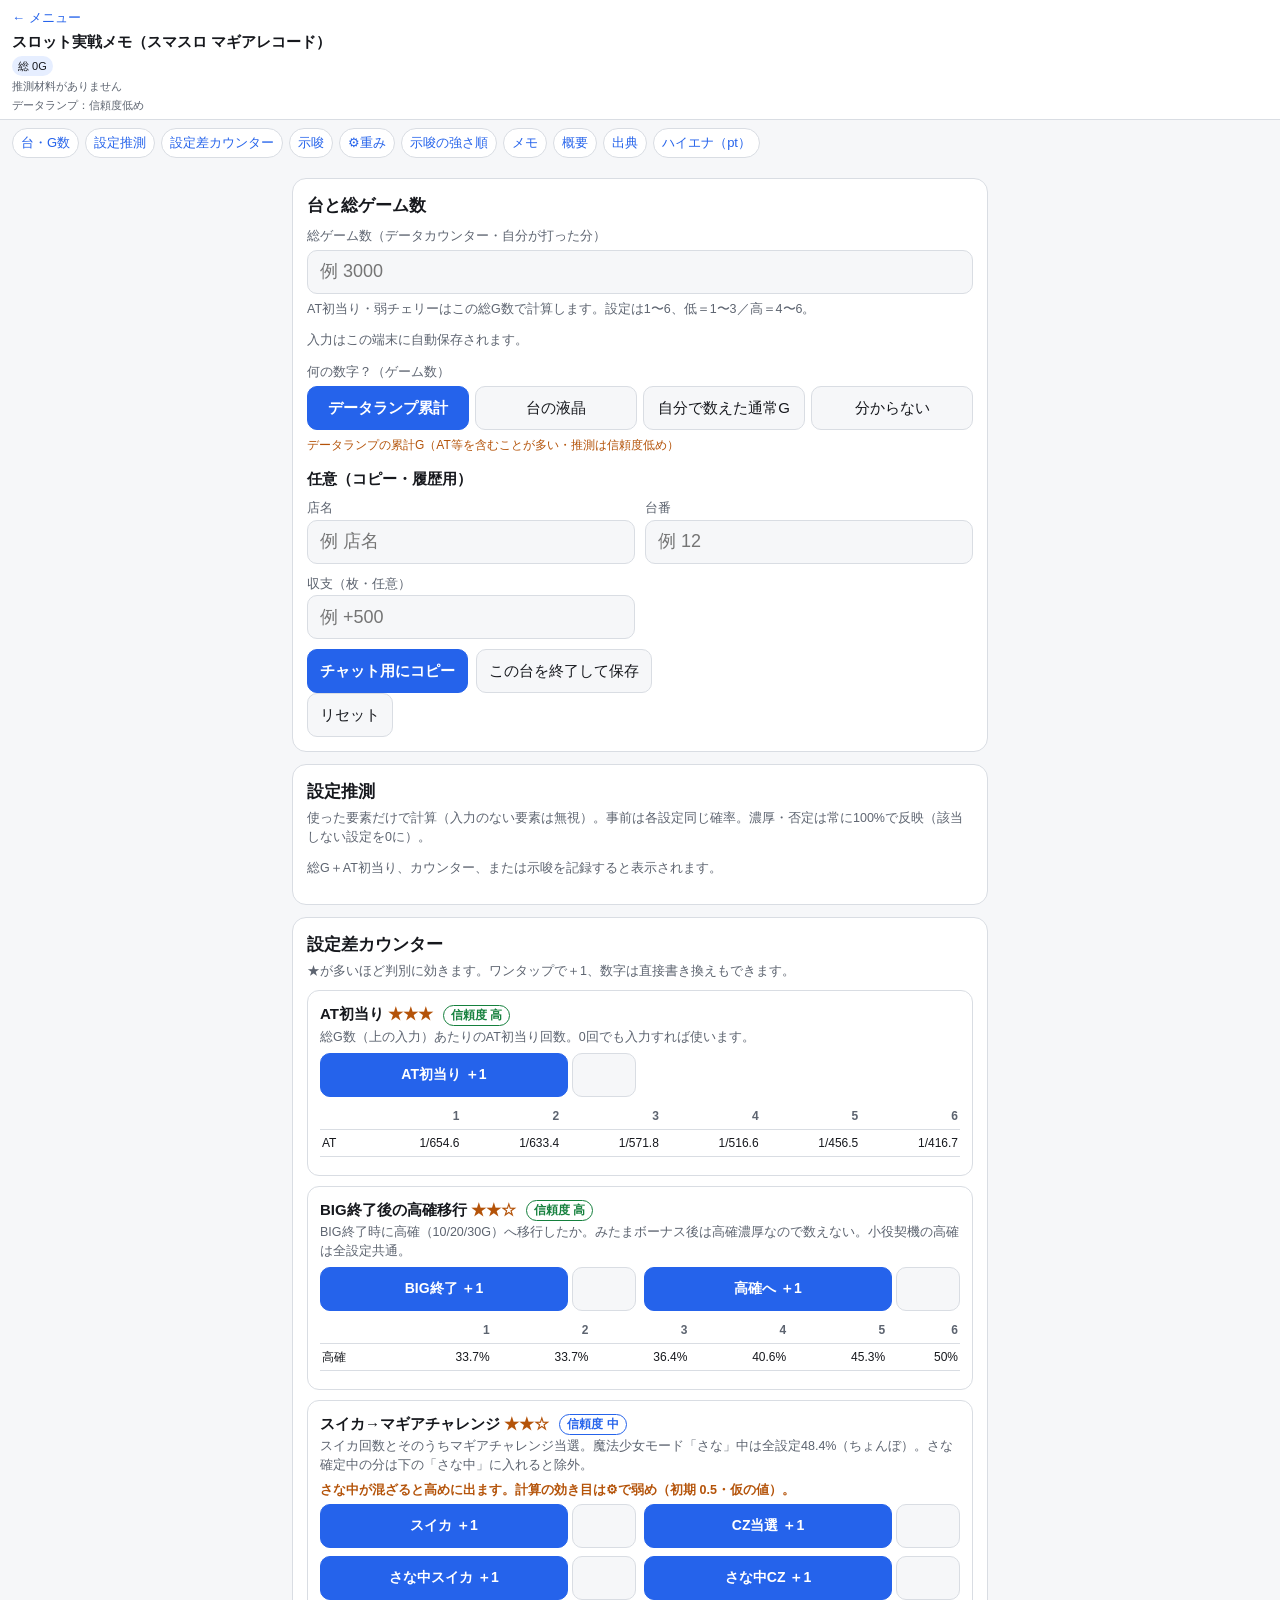
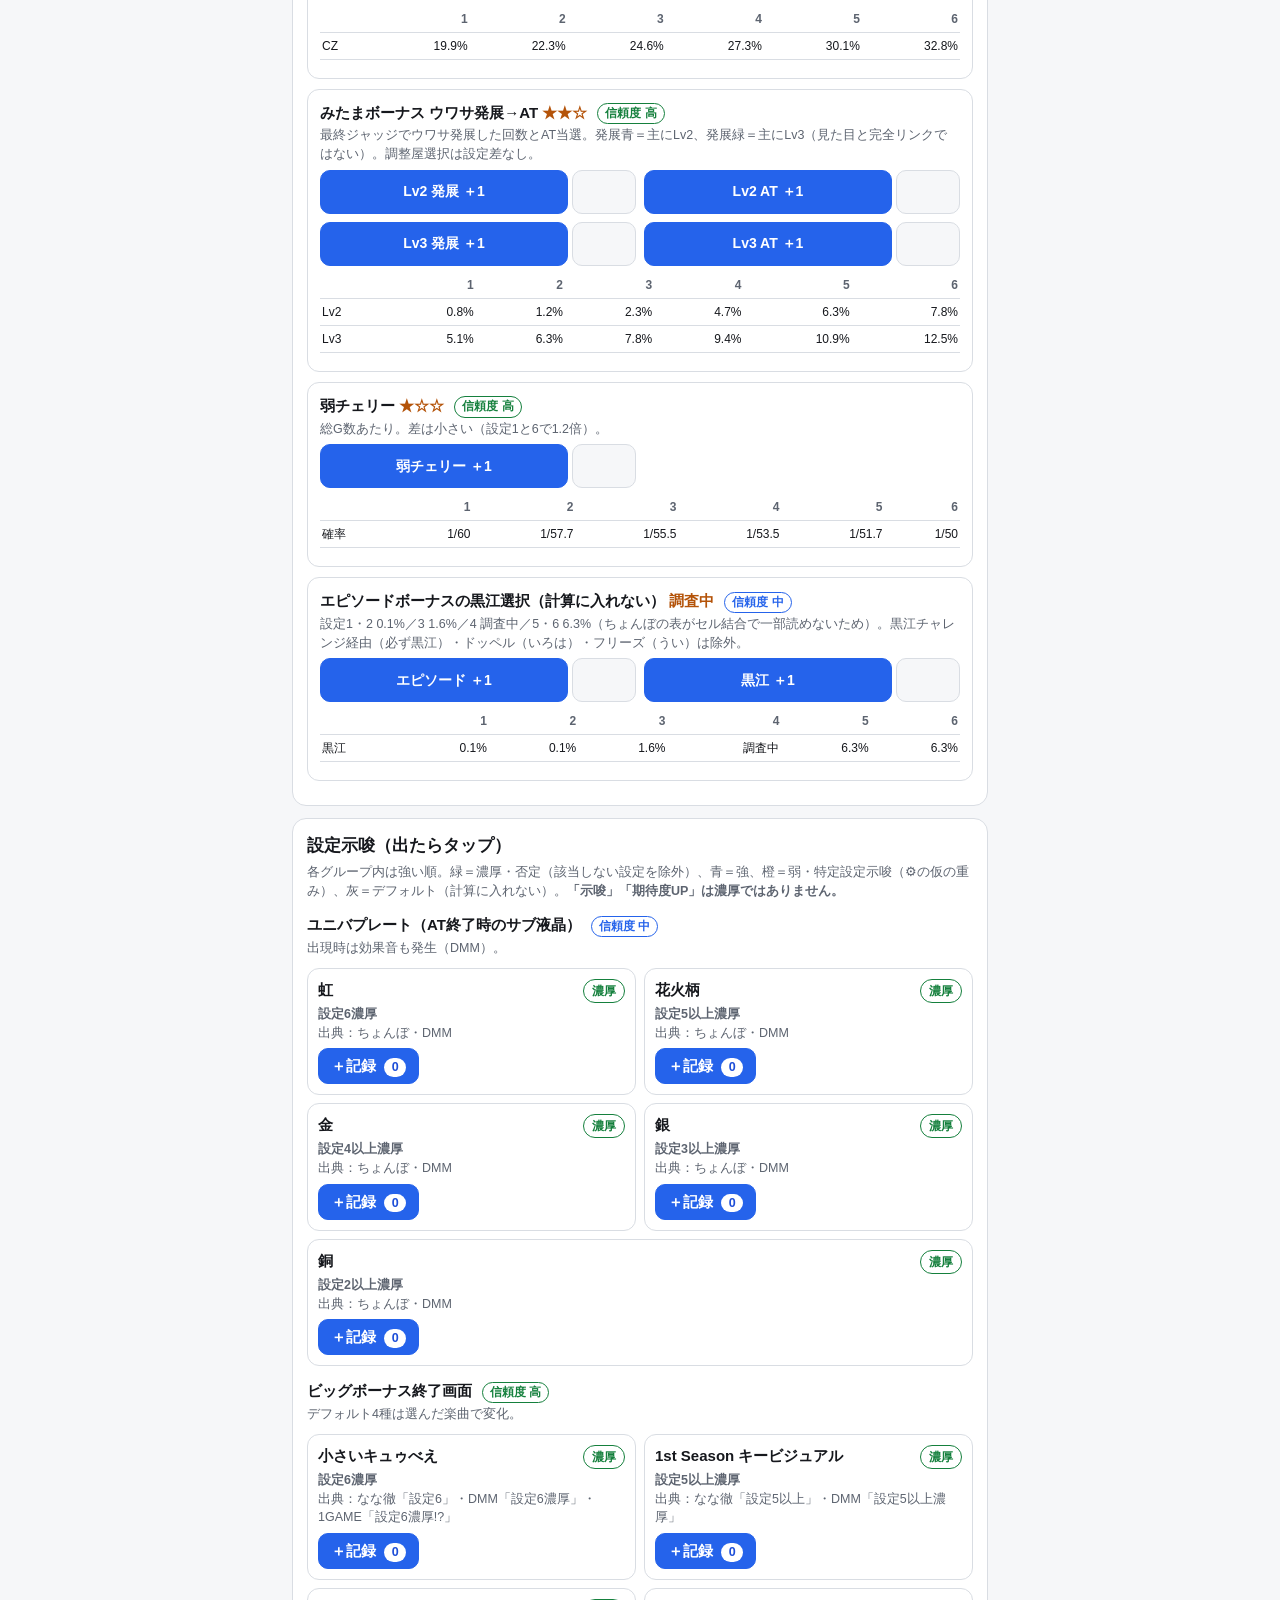
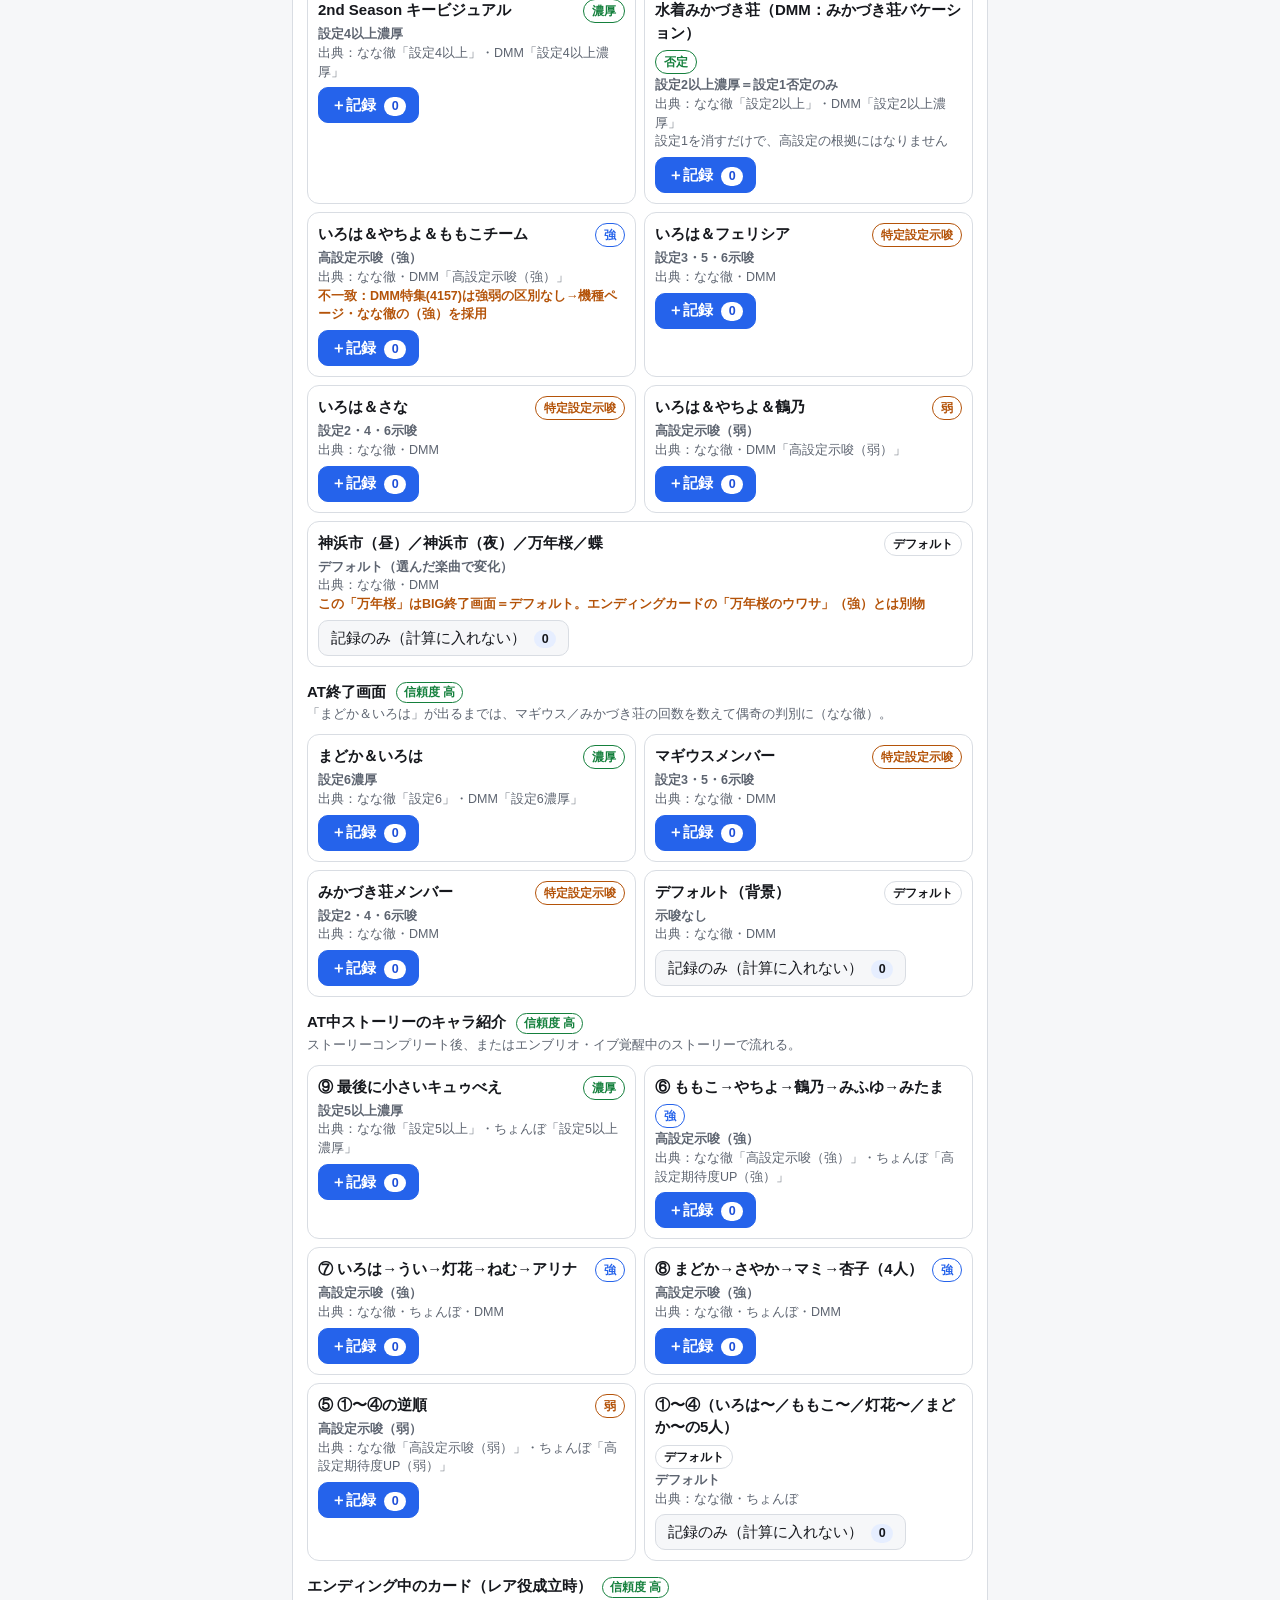
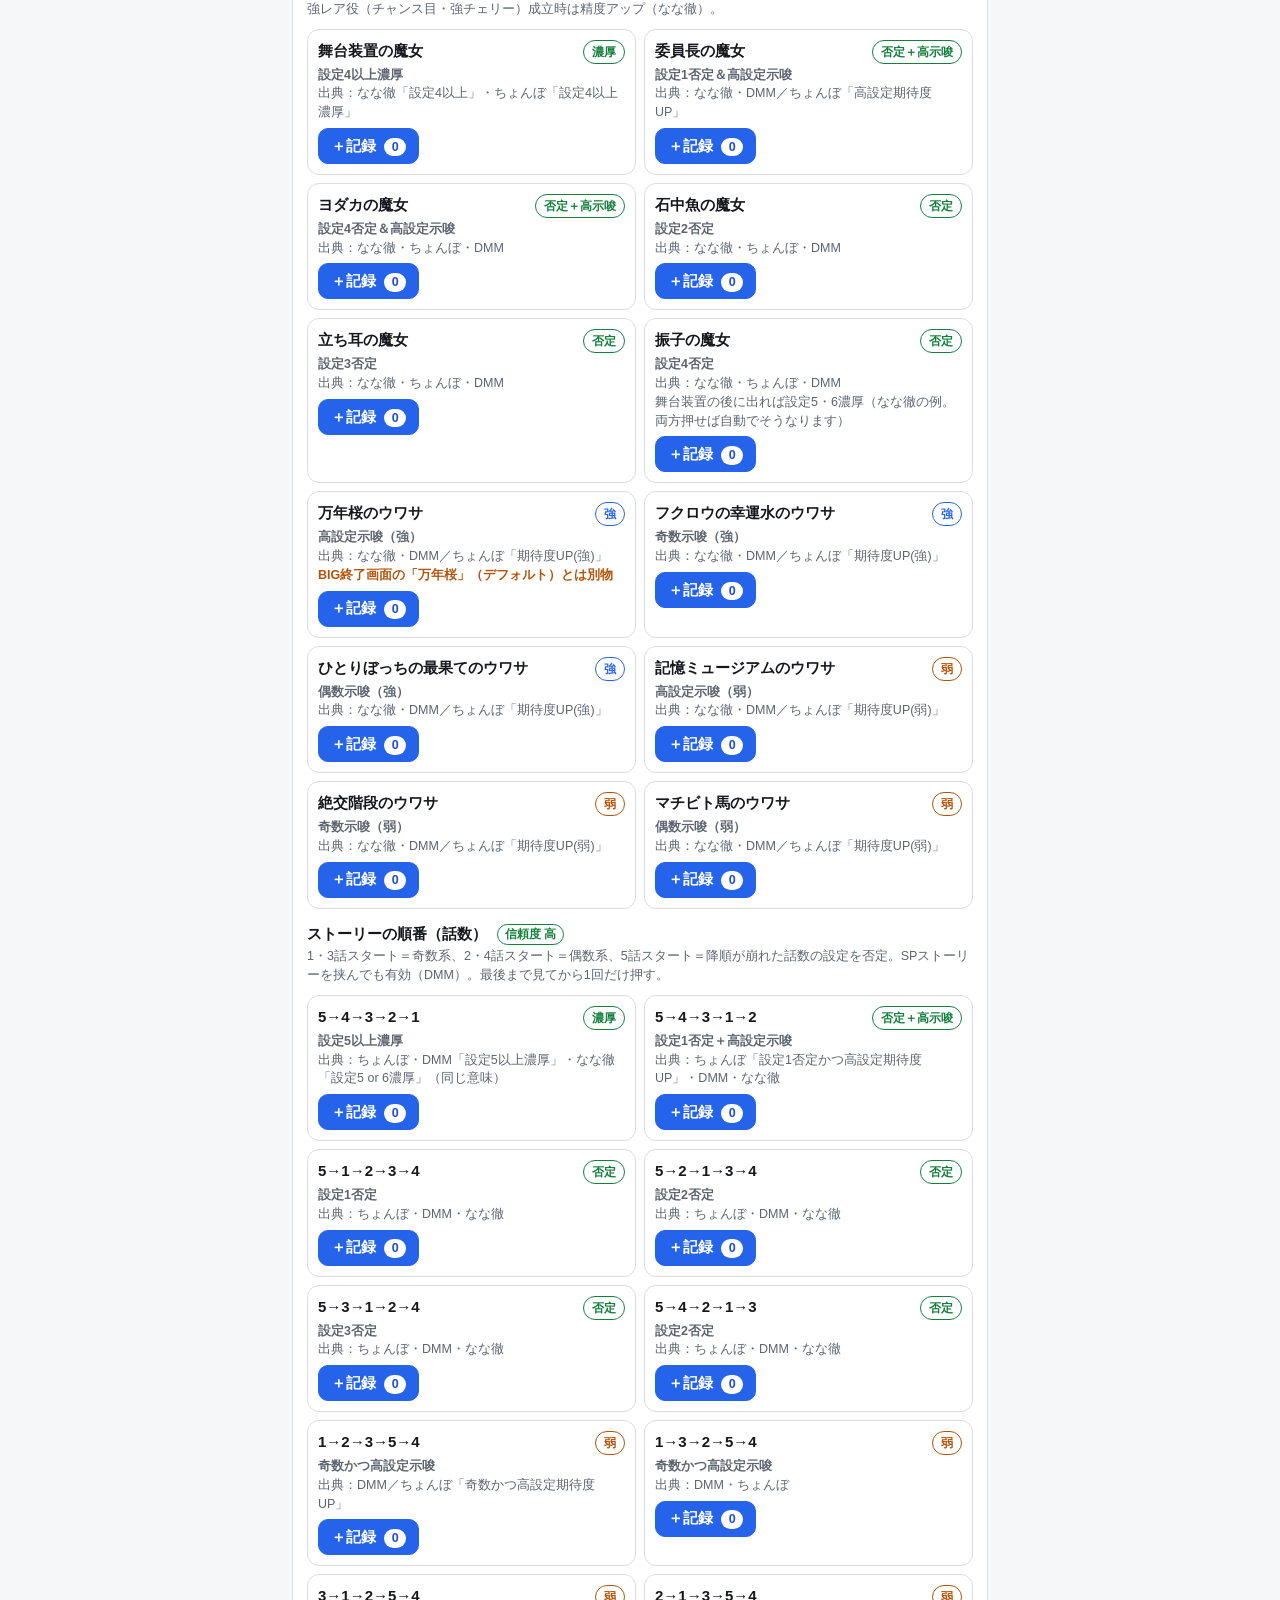
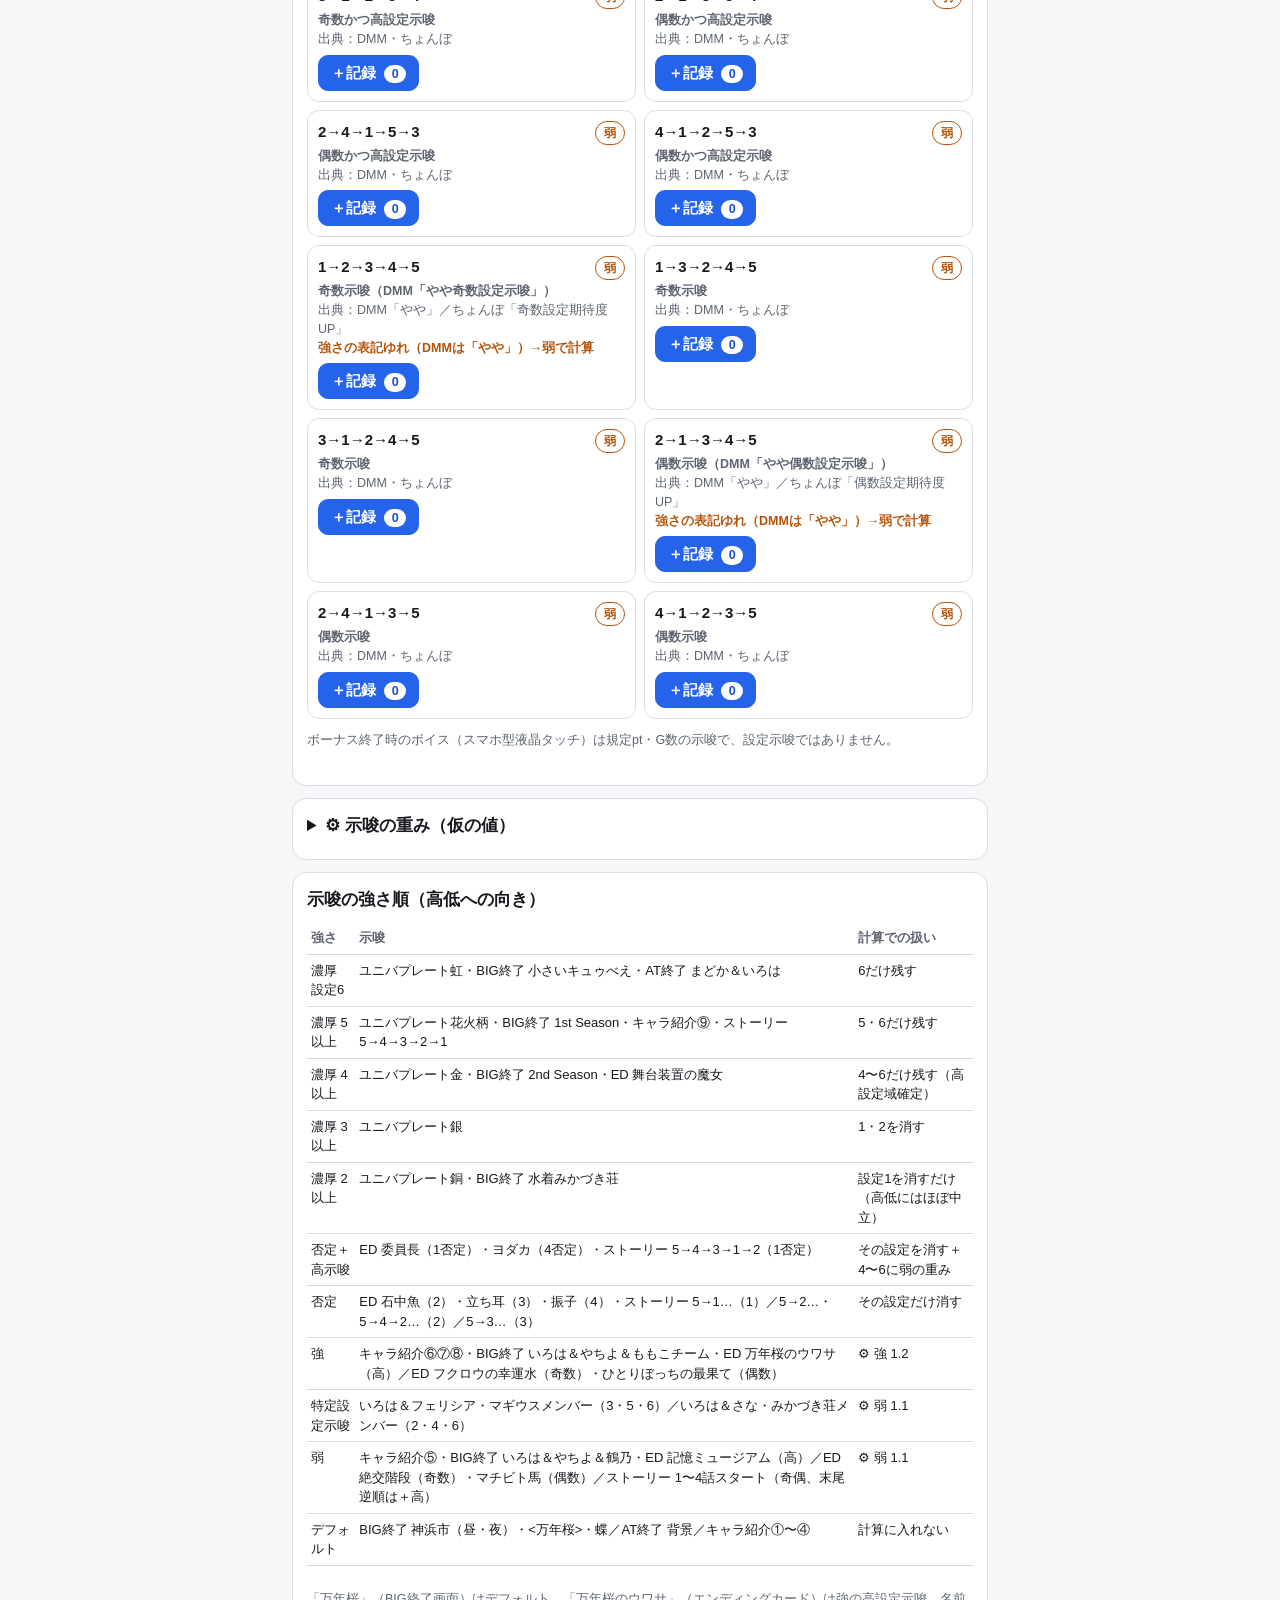
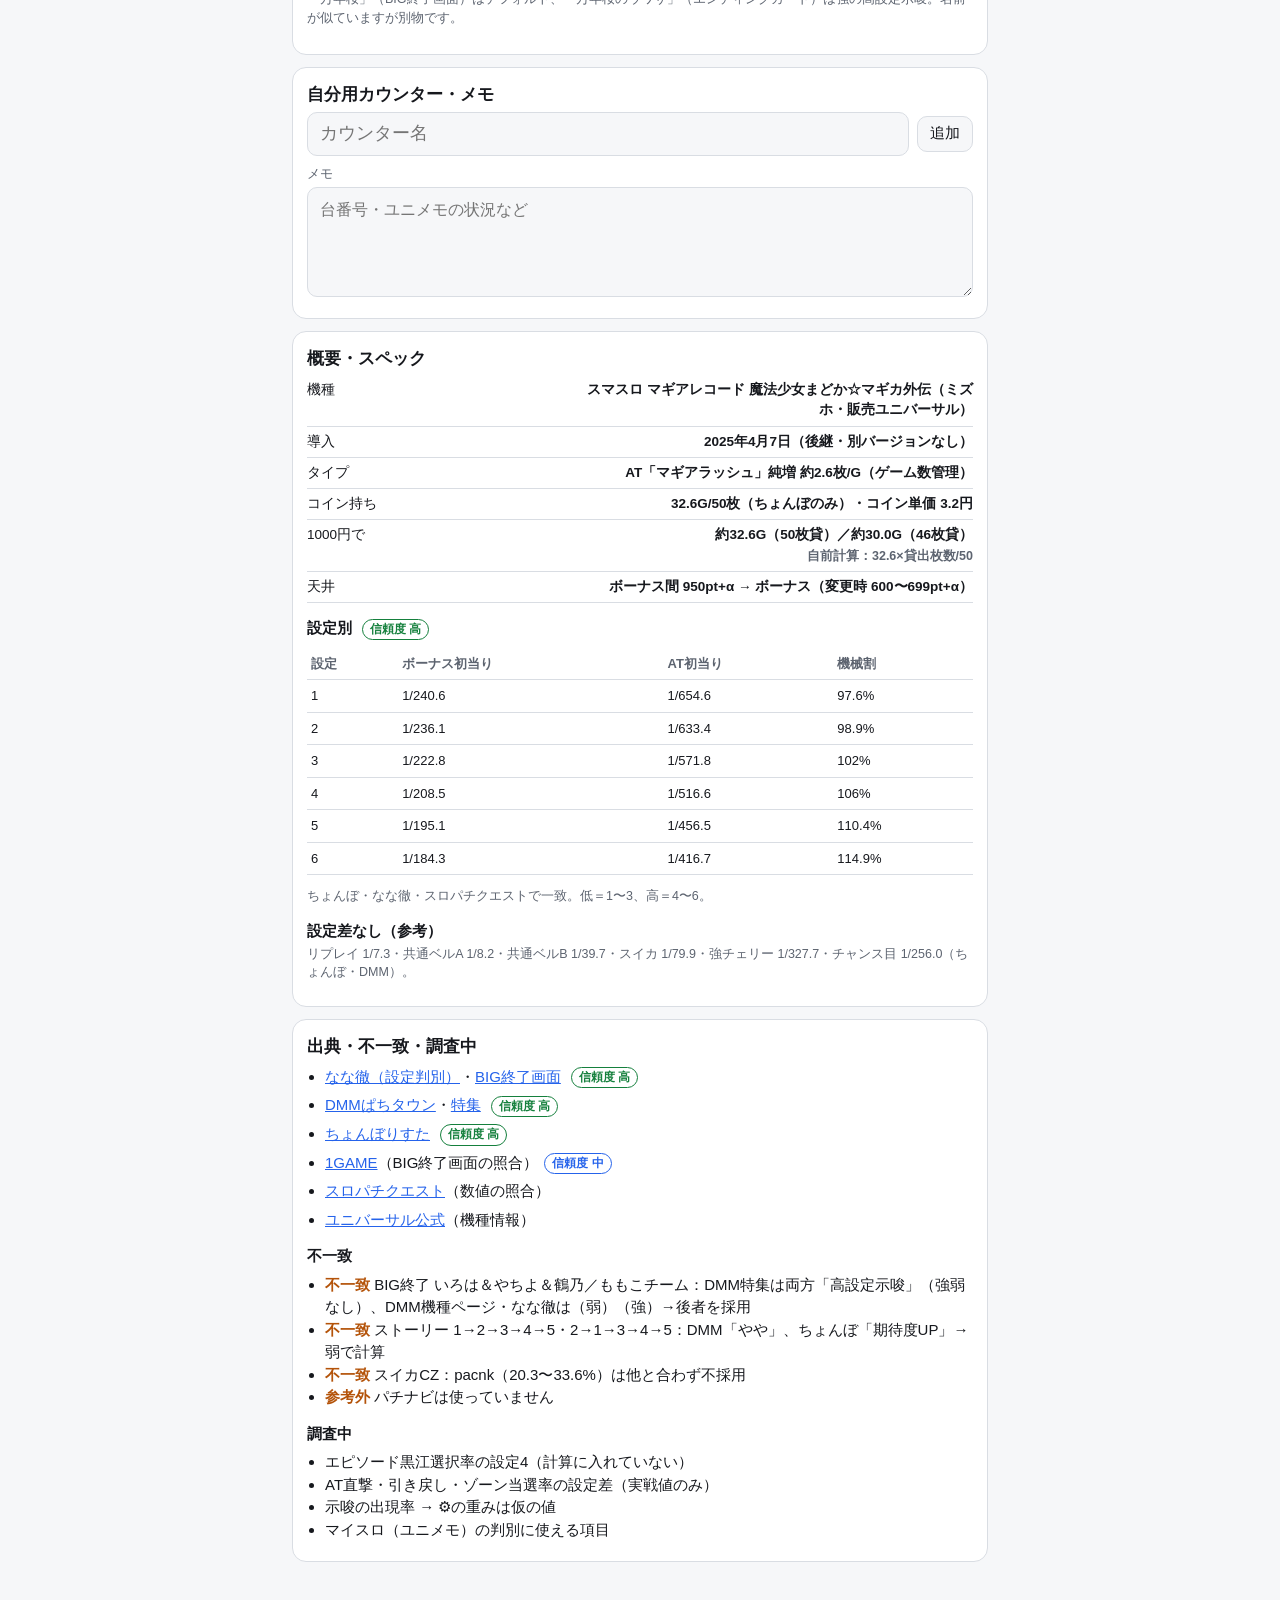
<file: magireco/index.html>
<!DOCTYPE html>
<html lang="ja">
<head>
<meta charset="utf-8">
<meta name="viewport" content="width=device-width,initial-scale=1,viewport-fit=cover">
<title>スロット実戦メモ（スマスロ マギアレコード）</title>
<style>
:root{--bg:#f6f7f9;--card:#fff;--text:#16181d;--sub:#5d6470;--border:#d9dde3;--accent:#2563eb;--accentSoft:#e6eeff;--ok:#15803d;--okSoft:#e3f5e8;--warn:#b45309;--danger:#b91c1c}
@media (prefers-color-scheme:dark){:root{--bg:#111318;--card:#1b1e25;--text:#eceef2;--sub:#a0a7b4;--border:#333845;--accent:#5b8cff;--accentSoft:#1f2a44;--ok:#4ade80;--okSoft:#173322;--warn:#f59e0b;--danger:#f87171}}
*{box-sizing:border-box}
body{margin:0;background:var(--bg);color:var(--text);font-family:-apple-system,BlinkMacSystemFont,"Hiragino Sans","Noto Sans JP","Yu Gothic",sans-serif;font-size:15px;line-height:1.5;-webkit-text-size-adjust:100%}
header{position:sticky;top:0;z-index:5;background:var(--card);border-bottom:1px solid var(--border);padding:8px 12px}
header h1{font-size:16px;margin:0}
.bar{display:flex;flex-wrap:wrap;gap:6px;margin-top:6px;font-size:13px}
.bar span{padding:2px 8px;border-radius:999px;background:var(--accentSoft)}
.bar span.ok{background:var(--okSoft);color:var(--ok);font-weight:700}
nav{display:flex;flex-wrap:wrap;gap:6px;padding:8px 12px}
nav a{font-size:13px;color:var(--accent);text-decoration:none;padding:4px 8px;border:1px solid var(--border);border-radius:999px;background:var(--card)}
main{max-width:720px;margin:0 auto;padding:0 12px 80px}
section{background:var(--card);border:1px solid var(--border);border-radius:14px;padding:14px;margin:12px 0}
h2{font-size:17px;margin:0 0 4px}
h3{font-size:15px;margin:14px 0 2px}
.cap{color:var(--sub);font-size:12.5px;margin:0 0 10px}
.row{display:flex;flex-wrap:wrap;gap:8px;align-items:center}
button{font:inherit;min-height:44px;padding:8px 12px;border-radius:10px;border:1px solid var(--border);background:var(--bg);color:var(--text);cursor:pointer;touch-action:manipulation}
button.p{background:var(--accent);border-color:var(--accent);color:#fff;font-weight:600}
button.sm{min-height:36px;padding:4px 12px}
button:active{transform:scale(.97)}
.grow{flex:1 1 120px}
input,select{font:inherit;font-size:18px;min-height:44px;padding:0 12px;border-radius:10px;border:1px solid var(--border);background:var(--bg);color:var(--text);width:100%}
label{font-size:13px;color:var(--sub);display:block;margin:8px 0 4px}
.box{border:1px solid var(--border);border-radius:12px;padding:12px;margin-bottom:10px}
.hd{display:flex;flex-wrap:wrap;justify-content:space-between;gap:6px;font-weight:700}
.stars{color:var(--warn)}
.cells{display:flex;flex-wrap:wrap;gap:6px;margin:8px 0}
.cell{flex:1 1 90px;text-align:center;font-size:12.5px;padding:4px;border-radius:6px;border:1px solid var(--border)}
.cell.best{border-color:var(--accent);background:var(--accentSoft);font-weight:700}
.hints{display:flex;flex-wrap:wrap;gap:8px}
.hint{flex:1 1 260px;border:1px solid var(--border);border-radius:12px;padding:10px}
.hint.on{background:var(--accentSoft)}
.hint.on.confirm{border-color:var(--ok);background:var(--okSoft)}
.hint .tap{all:unset;display:block;width:100%;cursor:pointer}
.look{color:var(--sub);font-size:12.5px;margin:2px 0 6px}
.tag{display:inline-block;font-size:12px;padding:2px 8px;border-radius:999px;border:1px solid var(--border)}
.tag.confirm{color:var(--ok);border-color:var(--ok);font-weight:700}
.tag.strong{color:var(--accent);border-color:var(--accent);font-weight:700}
.tag.weak{color:var(--warn);border-color:var(--warn)}
.chips{display:flex;flex-wrap:wrap;gap:6px}
.chip{font-size:12.5px;padding:3px 8px;border:1px solid var(--border);border-radius:6px}
.est .r{display:flex;align-items:center;gap:8px;margin:4px 0;font-size:13px}
.est .l{width:46px}.est .v{width:52px;text-align:right}
.est .t{flex:1;height:14px;background:var(--bg);border-radius:4px;overflow:hidden}
.est .f{height:100%;background:var(--accent);opacity:.55}
.est .r.best .f{opacity:1}
.call{border:1px solid var(--ok);background:var(--okSoft);color:var(--ok);border-radius:10px;padding:8px 10px;font-weight:700;margin-top:8px}
table{width:100%;border-collapse:collapse;font-size:13px;margin:6px 0 12px}
th,td{border-bottom:1px solid var(--border);padding:6px 4px;text-align:left;vertical-align:top}
th{color:var(--sub);font-weight:600}
.scroll{overflow-x:auto}
a{color:var(--accent)}
ul{padding-left:18px;margin:6px 0}
.src li{margin:6px 0}
.note{font-size:12.5px;color:var(--sub)}
textarea{font:inherit;font-size:16px;width:100%;min-height:110px;padding:10px 12px;border-radius:10px;border:1px solid var(--border);background:var(--bg);color:var(--text)}
.grid2{display:grid;grid-template-columns:1fr 1fr;gap:4px 10px}
.grid2 label{margin:6px 0 2px}
.chk{display:flex;align-items:center;gap:8px;font-size:13px;color:var(--sub);margin-top:8px}
.chk input{width:22px;height:22px;min-height:0}
details summary{cursor:pointer;font-weight:700;font-size:17px;min-height:32px}
.used{font-size:12.5px;color:var(--sub);margin-top:8px}
.seg{display:flex;gap:6px;flex-wrap:wrap}
.seg button{flex:1 1 0;min-width:80px}
.seg button.on{background:var(--accent);border-color:var(--accent);color:#fff;font-weight:700}
.rel{display:inline-block;font-size:11.5px;padding:1px 7px;border-radius:999px;border:1px solid;margin-left:6px;font-weight:700;vertical-align:middle}
.rel{white-space:nowrap;display:inline-block;width:max-content;flex:none;box-sizing:content-box}
.rel.h{color:var(--ok);border-color:var(--ok)}.rel.m{color:var(--accent);border-color:var(--accent)}.rel.l{color:var(--warn);border-color:var(--warn)}
.chk.big{font-size:15px;color:var(--text);font-weight:700;padding:8px 10px;border:1px solid var(--border);border-radius:10px}
.alert{border:1px solid var(--warn);border-radius:10px;padding:8px 10px;margin:8px 0;font-size:13.5px}
.okbox{border:1px solid var(--ok);background:var(--okSoft);border-radius:10px;padding:8px 10px;margin:8px 0;font-size:13.5px}
.kv{display:flex;justify-content:space-between;gap:8px;font-size:13.5px;border-bottom:1px solid var(--border);padding:5px 0}
.kv span{flex:1 1 auto;min-width:0}.kv b{flex:0 1 auto;text-align:right;max-width:62%}
.back{font-size:13px;color:var(--accent);text-decoration:none}
.btns{display:grid;grid-template-columns:1fr 1fr;gap:8px}
.btns button{width:100%;font-size:14px;line-height:1.25}
.btns button small{display:block;font-size:11.5px;color:var(--sub);font-weight:400}
button.p small{color:#e6eeff}
.cnt{display:inline-block;min-width:22px;padding:0 6px;border-radius:999px;background:var(--accentSoft);font-weight:700;font-size:12.5px;margin-left:4px}
.evs{display:flex;flex-wrap:wrap;gap:6px;margin:8px 0}
.ev{font-size:12px;padding:2px 4px 2px 8px;border:1px solid var(--border);border-radius:999px;display:inline-flex;align-items:center;gap:4px}
.ev button{min-height:26px;padding:0 8px;border:none;background:transparent;color:var(--danger);font-size:14px}
.ev.loop{border-color:var(--warn)}
.badge{display:inline-block;font-size:11.5px;padding:1px 7px;border-radius:999px;background:var(--accentSoft);margin-left:4px}
.badge.loop{background:#fdf0dc;color:#8a4b00}
@media (prefers-color-scheme:dark){.badge.loop{background:#3a2a12;color:#f5c27a}}
.rng{display:flex;align-items:center;gap:10px}
.rng input{flex:1;min-height:32px;padding:0}
.rng b{width:48px;text-align:right}
.zone{display:flex;align-items:center;gap:6px;flex-wrap:wrap;border-bottom:1px solid var(--border);padding:6px 0}
.zone>b{width:52px}
.zone .seg{flex:1}
.zone .seg button{min-width:0;font-size:12.5px;min-height:36px;padding:2px 4px}
.warnx{color:var(--warn);font-weight:700}
.mono{font-variant-numeric:tabular-nums}
button.p .cnt{background:#fff;color:#1d4ed8}
.hl{margin-top:6px;font-size:12px;line-height:1.3}
.hll{display:flex;justify-content:space-between;gap:4px;color:var(--sub);font-size:11px;padding:0 40px 0 100px;white-space:nowrap}
.hlr{display:flex;align-items:center;gap:6px;margin:3px 0}
.hlk{flex:none;width:54px;color:var(--sub);font-size:11.5px;white-space:nowrap;overflow:hidden}
.hlv{flex:none;width:34px;text-align:right;font-variant-numeric:tabular-nums;font-weight:600}
.hlv.r{text-align:left}
.hlb{flex:1;min-width:60px;height:12px;border-radius:6px;overflow:hidden;display:flex;background:var(--border)}
.hlb i{display:block;height:100%}
.hlb i.hi{background:#8a93a3}.hlb i.lo{background:#d3d8df}
@media (prefers-color-scheme:dark){.hlb i.hi{background:#7a8396}.hlb i.lo{background:#3b414e}}
.hlr.th .hlb i.hi{background:var(--accent)}.hlr.th .hlv:not(.r){color:var(--accent)}
.hlr.tl .hlb i.lo{background:var(--warn)}.hlr.tl .hlv.r{color:var(--warn)}
.hlc{color:var(--sub);font-size:11.5px;margin-top:2px}
.hlc.conf{color:var(--ok);font-weight:700}
.cmp{width:100%;border-collapse:collapse;font-size:12px;margin:6px 0;font-variant-numeric:tabular-nums}
.cmp th,.cmp td{padding:4px 2px;text-align:right;border-bottom:1px solid var(--border)}
.cmp th:first-child,.cmp td:first-child{text-align:left;white-space:nowrap}
.cmp td.h{font-weight:700}
.pre{border:1px dashed var(--border);border-radius:10px;padding:8px 10px;margin:8px 0}

.toolsbar{display:flex;flex-wrap:wrap;gap:8px;margin:10px 0 0}
#copyOut{width:100%;min-height:110px;font:12px/1.4 ui-monospace,monospace;margin-top:8px;display:none}
.dlg[hidden]{display:none!important}.dlg{position:fixed;inset:0;background:rgba(0,0,0,.45);z-index:40;display:flex;align-items:flex-end;justify-content:center;padding:12px}
.dlg .box{background:var(--card);border-radius:16px 16px 12px 12px;padding:16px;width:100%;max-width:480px;max-height:85vh;overflow:auto}
.dlg h3{margin:0 0 8px;font-size:17px}
.dlg .grid2{display:grid;grid-template-columns:1fr 1fr;gap:8px}
.dlg label{font-size:12px;color:var(--sub);display:block;margin:0 0 2px}
.dlg input,.dlg textarea{width:100%;padding:8px;border:1px solid var(--border);border-radius:8px;font:inherit;background:var(--bg);color:var(--text)}
.dlg .acts{display:flex;flex-wrap:wrap;gap:8px;margin-top:12px}
.gnote{font-size:12px;color:var(--warn);margin:6px 0 0}

</style>
<meta name="theme-color" content="#0b0b0f">
<link rel="manifest" href="/manifest.webmanifest">
<link rel="icon" type="image/png" href="/icons/icon-192.png">
<link rel="apple-touch-icon" href="/icons/apple-touch-icon.png">
<meta name="apple-mobile-web-app-capable" content="yes">
<meta name="mobile-web-app-capable" content="yes">
<meta name="apple-mobile-web-app-status-bar-style" content="default">
<meta name="apple-mobile-web-app-title" content="SLOTSENSE">
<script>if('serviceWorker' in navigator){addEventListener('load',function(){navigator.serviceWorker.register('/sw.js',{scope:'/'}).catch(function(){})})}</script>
<link rel="stylesheet" href="../topbar.css">
<script src="../topbar.js"></script>
</head>
<body>
<noscript><div style="padding:12px;background:#fde2e2;color:#900;font-weight:bold">この画面ではメモ機能が動きません。SafariかChromeで開き直してください。</div></noscript>
<header>
  <a href="../" class="back">← メニュー</a>
  <h1>スロット実戦メモ（スマスロ マギアレコード）</h1>
  <div class="bar" id="statbar"></div>
  <div id="hlbar"></div>
</header>
<nav><a href="#base">台・G数</a><a href="#est">設定推測</a><a href="#cnt">設定差カウンター</a><a href="#hint">示唆</a><a href="#wt">⚙重み</a><a href="#rank">示唆の強さ順</a><a href="#memo">メモ</a><a href="#spec">概要</a><a href="#src">出典</a><a href="../hyena/#mr">ハイエナ（pt）</a></nav>
<main>
  <section id="base">
    <h2>台と総ゲーム数</h2>
    <label>総ゲーム数（データカウンター・自分が打った分）</label><input data-f="g" inputmode="numeric" placeholder="例 3000">
    <p class="cap" style="margin-top:6px">AT初当り・弱チェリーはこの総G数で計算します。設定は1〜6、低＝1〜3／高＝4〜6。</p>
    <p class="note" id="savestate"></p>
    
    <label>何の数字？（ゲーム数）</label>
    <div class="seg" id="gSrcSeg">
      <button type="button" data-set="gSrc" data-v="lamp">データランプ累計</button>
      <button type="button" data-set="gSrc" data-v="lcd">台の液晶</button>
      <button type="button" data-set="gSrc" data-v="manual">自分で数えた通常G</button>
      <button type="button" data-set="gSrc" data-v="unknown">分からない</button>
    </div>
    <p class="gnote" id="gSrcNote"></p>
    <h3>任意（コピー・履歴用）</h3>
    <div class="grid2">
      <div><label>店名</label><input data-f="store" placeholder="例 店名"></div>
      <div><label>台番</label><input data-f="dai" inputmode="numeric" placeholder="例 12"></div>
      <div><label>収支（枚・任意）</label><input data-f="balance" placeholder="例 +500"></div>
    </div>
    <div class="toolsbar">
      <button type="button" id="btnCopy" class="p">チャット用にコピー</button>
      <button type="button" id="btnEnd">この台を終了して保存</button>
    </div>
    <textarea id="copyOut" readonly></textarea>

    <button id="resetAll">リセット</button>
  </section>
  <section id="est">
    <h2>設定推測</h2>
    <p class="cap">使った要素だけで計算（入力のない要素は無視）。事前は各設定同じ確率。濃厚・否定は常に100%で反映（該当しない設定を0に）。</p>
    <div id="estBody" class="est"></div>
  </section>
  <section id="cnt">
    <h2>設定差カウンター</h2>
    <p class="cap">★が多いほど判別に効きます。ワンタップで＋1、数字は直接書き換えもできます。</p>
    <div id="cntBody"></div>
  </section>
  <section id="hint">
    <h2>設定示唆（出たらタップ）</h2>
    <p class="cap">各グループ内は強い順。緑＝濃厚・否定（該当しない設定を除外）、青＝強、橙＝弱・特定設定示唆（⚙の仮の重み）、灰＝デフォルト（計算に入れない）。<b>「示唆」「期待度UP」は濃厚ではありません。</b></p>
    <div id="hintBody"></div>
    <div class="evs" id="hintLog"></div>
  </section>
  <section id="wt">
    <details id="wtDet"><summary>⚙ 示唆の重み（仮の値）</summary>
    <p class="cap"><b>仮の値（出現率は未公表）</b>。示唆を1回見るごとに、対象の設定の見込みを何倍にするか。<b>1.0＝計算に入れない</b>。濃厚・否定はこの重みと別です。</p>
    <label>強：高設定示唆（強）・奇数／偶数示唆（強）→ 対象の設定を</label><div class="rng"><input type="range" min="1" max="2" step="0.1" data-w="s"><b id="wS"></b></div>
    <label>弱：高設定示唆（弱）・奇偶（弱）・3・5・6／2・4・6示唆・否定＋高示唆の高示唆分 → 対象の設定を</label><div class="rng"><input type="range" min="1" max="2" step="0.1" data-w="w"><b id="wW"></b></div>
    <label>スイカ→CZの効き目（さな中の混入対策で弱め。1.0＝そのまま）</label><div class="rng"><input type="range" min="0.1" max="1" step="0.1" data-w="sw"><b id="wSw"></b></div>
    <button class="sm" id="wReset">初期値に戻す（強 1.2 / 弱 1.1 / スイカ 0.5）</button>
    </details>
  </section>
  <section id="rank">
    <h2>示唆の強さ順（高低への向き）</h2>
    <div id="rankBody"></div>
  </section>
  <section id="memo">
    <h2>自分用カウンター・メモ</h2>
    <div class="row"><input id="newCnt" placeholder="カウンター名" style="flex:1 1 160px"><button class="sm" id="addCnt">追加</button></div>
    <div id="myCnt" style="margin-top:8px"></div>
    <label for="notes">メモ</label>
    <textarea id="notes" placeholder="台番号・ユニメモの状況など"></textarea>
  </section>
  <section id="spec"><h2>概要・スペック</h2><div id="specBody"></div></section>
  <section id="src"><h2>出典・不一致・調査中</h2><div id="srcBody"></div></section>
</main>
<script id="core">
(function(root){
"use strict";
// 数値は /workspace/magireco_research.md（ちょんぼ・なな徹・DMM・スロパチクエストで一致）
var D={
 at:[654.6,633.4,571.8,516.6,456.5,416.7],      // AT初当り
 bon:[240.6,236.1,222.8,208.5,195.1,184.3],     // ボーナス初当り（参考）
 wari:[97.6,98.9,102.0,106.0,110.4,114.9],
 jc:[60.0,57.7,55.5,53.5,51.7,50.0],            // 弱チェリー
 bigK:[33.7,33.7,36.4,40.6,45.3,50.0],          // BIG終了時 高確移行（合計）
 suika:[19.9,22.3,24.6,27.3,30.1,32.8],         // スイカ→マギアチャレンジ（さな以外）
 lv2:[0.8,1.2,2.3,4.7,6.3,7.8],                 // みたま ウワサ発展 Lv2 AT当選
 lv3:[5.1,6.3,7.8,9.4,10.9,12.5],               // Lv3
 kuroe:[0.1,0.1,1.6,null,6.3,6.3]               // エピソード黒江（設定4は調査中）→計算に入れない
};
var A2=[2,3,4,5,6],A4=[4,5,6],A5=[5,6],A6=[6],ODD=[1,3,5],EVN=[2,4,6],S356=[3,5,6],S246=[2,4,6];
// lv: c=濃厚（allow）, n=否定（deny）, nh=否定＋高示唆, s/w=強/弱（eff）, k=特定設定示唆, d=デフォ
var CB="ちょんぼ",NN="なな徹",DM="DMM";
var H=[
 // ユニバプレート（AT終了時のサブ液晶）
 {id:"plN",g:"pl",n:"虹",lv:"c",allow:A6,m:"設定6濃厚",src:"ちょんぼ・DMM"},
 {id:"plH",g:"pl",n:"花火柄",lv:"c",allow:A5,m:"設定5以上濃厚",src:"ちょんぼ・DMM"},
 {id:"plG",g:"pl",n:"金",lv:"c",allow:A4,m:"設定4以上濃厚",src:"ちょんぼ・DMM"},
 {id:"plS",g:"pl",n:"銀",lv:"c",allow:[3,4,5,6],m:"設定3以上濃厚",src:"ちょんぼ・DMM"},
 {id:"plC",g:"pl",n:"銅",lv:"c",allow:A2,m:"設定2以上濃厚",src:"ちょんぼ・DMM"},
 // BIG終了画面
 {id:"bgQ",g:"bg",n:"小さいキュゥべえ",lv:"c",allow:A6,m:"設定6濃厚",src:"なな徹「設定6」・DMM「設定6濃厚」・1GAME「設定6濃厚!?」"},
 {id:"bg1",g:"bg",n:"1st Season キービジュアル",lv:"c",allow:A5,m:"設定5以上濃厚",src:"なな徹「設定5以上」・DMM「設定5以上濃厚」"},
 {id:"bg2",g:"bg",n:"2nd Season キービジュアル",lv:"c",allow:A4,m:"設定4以上濃厚",src:"なな徹「設定4以上」・DMM「設定4以上濃厚」"},
 {id:"bgM",g:"bg",n:"水着みかづき荘（DMM：みかづき荘バケーション）",lv:"n",deny:[1],m:"設定2以上濃厚＝設定1否定のみ",src:"なな徹「設定2以上」・DMM「設定2以上濃厚」",flag:"設定1を消すだけで、高設定の根拠にはなりません"},
 {id:"bgYM",g:"bg",n:"いろは＆やちよ＆ももこチーム",lv:"s",eff:[[A4,"s"]],m:"高設定示唆（強）",src:"なな徹・DMM「高設定示唆（強）」",flag:"不一致：DMM特集(4157)は強弱の区別なし→機種ページ・なな徹の（強）を採用"},
 {id:"bgF",g:"bg",n:"いろは＆フェリシア",lv:"k",eff:[[S356,"w"]],m:"設定3・5・6示唆",src:"なな徹・DMM"},
 {id:"bgS",g:"bg",n:"いろは＆さな",lv:"k",eff:[[S246,"w"]],m:"設定2・4・6示唆",src:"なな徹・DMM"},
 {id:"bgYT",g:"bg",n:"いろは＆やちよ＆鶴乃",lv:"w",eff:[[A4,"w"]],m:"高設定示唆（弱）",src:"なな徹・DMM「高設定示唆（弱）」"},
 {id:"bgD",g:"bg",n:"神浜市（昼）／神浜市（夜）／万年桜／蝶",lv:"d",m:"デフォルト（選んだ楽曲で変化）",src:"なな徹・DMM",flag:"この「万年桜」はBIG終了画面＝デフォルト。エンディングカードの「万年桜のウワサ」（強）とは別物"},
 // AT終了画面
 {id:"atMI",g:"at",n:"まどか＆いろは",lv:"c",allow:A6,m:"設定6濃厚",src:"なな徹「設定6」・DMM「設定6濃厚」"},
 {id:"atMG",g:"at",n:"マギウスメンバー",lv:"k",eff:[[S356,"w"]],m:"設定3・5・6示唆",src:"なな徹・DMM"},
 {id:"atMK",g:"at",n:"みかづき荘メンバー",lv:"k",eff:[[S246,"w"]],m:"設定2・4・6示唆",src:"なな徹・DMM"},
 {id:"atD",g:"at",n:"デフォルト（背景）",lv:"d",m:"示唆なし",src:"なな徹・DMM"},
 // キャラ紹介
 {id:"ch9",g:"ch",n:"⑨ 最後に小さいキュゥべえ",lv:"c",allow:A5,m:"設定5以上濃厚",src:"なな徹「設定5以上」・ちょんぼ「設定5以上濃厚」"},
 {id:"ch6",g:"ch",n:"⑥ ももこ→やちよ→鶴乃→みふゆ→みたま",lv:"s",eff:[[A4,"s"]],m:"高設定示唆（強）",src:"なな徹「高設定示唆（強）」・ちょんぼ「高設定期待度UP（強）」"},
 {id:"ch7",g:"ch",n:"⑦ いろは→うい→灯花→ねむ→アリナ",lv:"s",eff:[[A4,"s"]],m:"高設定示唆（強）",src:"なな徹・ちょんぼ・DMM"},
 {id:"ch8",g:"ch",n:"⑧ まどか→さやか→マミ→杏子（4人）",lv:"s",eff:[[A4,"s"]],m:"高設定示唆（強）",src:"なな徹・ちょんぼ・DMM"},
 {id:"ch5",g:"ch",n:"⑤ ①〜④の逆順",lv:"w",eff:[[A4,"w"]],m:"高設定示唆（弱）",src:"なな徹「高設定示唆（弱）」・ちょんぼ「高設定期待度UP（弱）」"},
 {id:"chD",g:"ch",n:"①〜④（いろは〜／ももこ〜／灯花〜／まどか〜の5人）",lv:"d",m:"デフォルト",src:"なな徹・ちょんぼ"},
 // エンディングカード
 {id:"edB",g:"ed",n:"舞台装置の魔女",lv:"c",allow:A4,m:"設定4以上濃厚",src:"なな徹「設定4以上」・ちょんぼ「設定4以上濃厚」"},
 {id:"edI",g:"ed",n:"委員長の魔女",lv:"nh",deny:[1],eff:[[A4,"w"]],m:"設定1否定＆高設定示唆",src:"なな徹・DMM／ちょんぼ「高設定期待度UP」"},
 {id:"edY",g:"ed",n:"ヨダカの魔女",lv:"nh",deny:[4],eff:[[A4,"w"]],m:"設定4否定＆高設定示唆",src:"なな徹・ちょんぼ・DMM"},
 {id:"edS",g:"ed",n:"石中魚の魔女",lv:"n",deny:[2],m:"設定2否定",src:"なな徹・ちょんぼ・DMM"},
 {id:"edT",g:"ed",n:"立ち耳の魔女",lv:"n",deny:[3],m:"設定3否定",src:"なな徹・ちょんぼ・DMM"},
 {id:"edP",g:"ed",n:"振子の魔女",lv:"n",deny:[4],m:"設定4否定",src:"なな徹・ちょんぼ・DMM",flag:"舞台装置の後に出れば設定5・6濃厚（なな徹の例。両方押せば自動でそうなります）"},
 {id:"edM",g:"ed",n:"万年桜のウワサ",lv:"s",eff:[[A4,"s"]],m:"高設定示唆（強）",src:"なな徹・DMM／ちょんぼ「期待度UP(強)」",flag:"BIG終了画面の「万年桜」（デフォルト）とは別物"},
 {id:"edF",g:"ed",n:"フクロウの幸運水のウワサ",lv:"s",eff:[[ODD,"s"]],m:"奇数示唆（強）",src:"なな徹・DMM／ちょんぼ「期待度UP(強)」"},
 {id:"edH",g:"ed",n:"ひとりぼっちの最果てのウワサ",lv:"s",eff:[[EVN,"s"]],m:"偶数示唆（強）",src:"なな徹・DMM／ちょんぼ「期待度UP(強)」"},
 {id:"edK",g:"ed",n:"記憶ミュージアムのウワサ",lv:"w",eff:[[A4,"w"]],m:"高設定示唆（弱）",src:"なな徹・DMM／ちょんぼ「期待度UP(弱)」"},
 {id:"edZ",g:"ed",n:"絶交階段のウワサ",lv:"w",eff:[[ODD,"w"]],m:"奇数示唆（弱）",src:"なな徹・DMM／ちょんぼ「期待度UP(弱)」"},
 {id:"edU",g:"ed",n:"マチビト馬のウワサ",lv:"w",eff:[[EVN,"w"]],m:"偶数示唆（弱）",src:"なな徹・DMM／ちょんぼ「期待度UP(弱)」"},
 // ストーリーの順番（ちょんぼ・DMMの全順。なな徹は5話スタート分）
 {id:"s54321",g:"st",n:"5→4→3→2→1",lv:"c",allow:A5,m:"設定5以上濃厚",src:"ちょんぼ・DMM「設定5以上濃厚」・なな徹「設定5 or 6濃厚」（同じ意味）"},
 {id:"s54312",g:"st",n:"5→4→3→1→2",lv:"nh",deny:[1],eff:[[A4,"w"]],m:"設定1否定＋高設定示唆",src:"ちょんぼ「設定1否定かつ高設定期待度UP」・DMM・なな徹"},
 {id:"s51234",g:"st",n:"5→1→2→3→4",lv:"n",deny:[1],m:"設定1否定",src:"ちょんぼ・DMM・なな徹"},
 {id:"s52134",g:"st",n:"5→2→1→3→4",lv:"n",deny:[2],m:"設定2否定",src:"ちょんぼ・DMM・なな徹"},
 {id:"s53124",g:"st",n:"5→3→1→2→4",lv:"n",deny:[3],m:"設定3否定",src:"ちょんぼ・DMM・なな徹"},
 {id:"s54213",g:"st",n:"5→4→2→1→3",lv:"n",deny:[2],m:"設定2否定",src:"ちょんぼ・DMM・なな徹"},
 {id:"s12354",g:"st",n:"1→2→3→5→4",lv:"w",eff:[[ODD,"w"],[A4,"w"]],m:"奇数かつ高設定示唆",src:"DMM／ちょんぼ「奇数かつ高設定期待度UP」"},
 {id:"s13254",g:"st",n:"1→3→2→5→4",lv:"w",eff:[[ODD,"w"],[A4,"w"]],m:"奇数かつ高設定示唆",src:"DMM・ちょんぼ"},
 {id:"s31254",g:"st",n:"3→1→2→5→4",lv:"w",eff:[[ODD,"w"],[A4,"w"]],m:"奇数かつ高設定示唆",src:"DMM・ちょんぼ"},
 {id:"s21354",g:"st",n:"2→1→3→5→4",lv:"w",eff:[[EVN,"w"],[A4,"w"]],m:"偶数かつ高設定示唆",src:"DMM・ちょんぼ"},
 {id:"s24153",g:"st",n:"2→4→1→5→3",lv:"w",eff:[[EVN,"w"],[A4,"w"]],m:"偶数かつ高設定示唆",src:"DMM・ちょんぼ"},
 {id:"s41253",g:"st",n:"4→1→2→5→3",lv:"w",eff:[[EVN,"w"],[A4,"w"]],m:"偶数かつ高設定示唆",src:"DMM・ちょんぼ"},
 {id:"s12345",g:"st",n:"1→2→3→4→5",lv:"w",eff:[[ODD,"w"]],m:"奇数示唆（DMM「やや奇数設定示唆」）",src:"DMM「やや」／ちょんぼ「奇数設定期待度UP」",flag:"強さの表記ゆれ（DMMは「やや」）→弱で計算"},
 {id:"s13245",g:"st",n:"1→3→2→4→5",lv:"w",eff:[[ODD,"w"]],m:"奇数示唆",src:"DMM・ちょんぼ"},
 {id:"s31245",g:"st",n:"3→1→2→4→5",lv:"w",eff:[[ODD,"w"]],m:"奇数示唆",src:"DMM・ちょんぼ"},
 {id:"s21345",g:"st",n:"2→1→3→4→5",lv:"w",eff:[[EVN,"w"]],m:"偶数示唆（DMM「やや偶数設定示唆」）",src:"DMM「やや」／ちょんぼ「偶数設定期待度UP」",flag:"強さの表記ゆれ（DMMは「やや」）→弱で計算"},
 {id:"s24135",g:"st",n:"2→4→1→3→5",lv:"w",eff:[[EVN,"w"]],m:"偶数示唆",src:"DMM・ちょんぼ"},
 {id:"s41235",g:"st",n:"4→1→2→3→5",lv:"w",eff:[[EVN,"w"]],m:"偶数示唆",src:"DMM・ちょんぼ"}
];
var WDEF={s:1.2,w:1.1,sw:0.5};
function num(x){var n=Number(String(x==null?"":x).replace(/[^\d.]/g,""));return isFinite(n)?n:0;}
function binom(k,n,p){return p.map(function(q){return k*Math.log(q)+(n-k)*Math.log(1-q);});}
function inv(a){return a.map(function(d){return 1/d;});}
function pc(a){return a.map(function(x){return x/100;});}
function hintById(id){for(var i=0;i<H.length;i++)if(H[i].id===id)return H[i];return null;}
function estimate(S,o){o=o||{};var HNT=o.hints!==false;
 var L=[0,0,0,0,0,0],allow=[1,1,1,1,1,1],used=[],masks=[],W=S.W||WDEF,c=S.n||{};
 function add(a,w){w=w==null?1:w;for(var i=0;i<6;i++)L[i]+=w*a[i];}
 var G=num(S.g);
 if(G>0&&c.at!==undefined&&c.at!==""){var k=num(c.at);add(binom(k,G,inv(D.at)));used.push({t:"AT初当り "+k+"回/"+G+"G",rel:"h"});}
 if(G>0&&num(c.jc)>0){add(binom(num(c.jc),G,inv(D.jc)));used.push({t:"弱チェリー "+num(c.jc)+"回/"+G+"G",rel:"h"});}
 var bn=num(c.bigN),bk=Math.min(num(c.bigK),bn);if(bn>0){add(binom(bk,bn,pc(D.bigK)));used.push({t:"BIG終了後の高確移行 "+bk+"/"+bn,rel:"h"});}
 var sn=num(c.suN),sk=Math.min(num(c.suK),sn),zn=Math.min(num(c.saN),sn),zk=Math.min(num(c.saK),sk,zn);
 var en=sn-zn,ek=sk-zk;if(en>0){var sw=W.sw==null?WDEF.sw:W.sw;add(binom(Math.min(ek,en),en,pc(D.suika)),sw);used.push({t:"スイカ→マギアチャレンジ "+ek+"/"+en+(zn?"（さな中 "+zn+"回を除外）":"")+"　×"+sw.toFixed(1)+"（弱め）",rel:"m"});}
 [["lv2","みたま Lv2(主に発展青)",D.lv2],["lv3","みたま Lv3(主に発展緑)",D.lv3]].forEach(function(r){var n=num(c[r[0]+"N"]),k=Math.min(num(c[r[0]+"K"]),n);if(n>0){add(binom(k,n,pc(r[2])));used.push({t:r[1]+" AT "+k+"/"+n,rel:"h"});}});
 if(HNT){var ls=Math.log(W.s),lw=Math.log(W.w);
  (S.ev||[]).forEach(function(e){var h=hintById(e.v);if(!h)return;
   if(h.allow){for(var i=0;i<6;i++)if(h.allow.indexOf(i+1)<0)allow[i]=0;masks.push(h.n+"（"+h.m+"）");}
   if(h.deny){h.deny.forEach(function(d){allow[d-1]=0;});if(!h.allow)masks.push(h.n+"（"+h.m+"）");}
   (h.eff||[]).forEach(function(ef){for(var i=0;i<6;i++)if(ef[0].indexOf(i+1)>=0)L[i]+=ef[1]==="s"?ls:lw;});});
  var ns=0,nw=0;(S.ev||[]).forEach(function(e){var h=hintById(e.v);if(!h||!h.eff)return;h.eff.forEach(function(ef){if(ef[1]==="s")ns++;else nw++;});});
  if(ns)used.push({t:"強の示唆 "+ns+"件 ×"+W.s.toFixed(1),rel:"l"});if(nw)used.push({t:"弱の示唆 "+nw+"件 ×"+W.w.toFixed(1),rel:"l"});}
 var conflict=allow.every(function(a){return !a;});if(conflict)allow=[1,1,1,1,1,1];
 var mx=-Infinity;for(var j=0;j<6;j++)if(allow[j]&&L[j]>mx)mx=L[j];
 var post=L.map(function(l,i){return allow[i]?Math.exp(l-mx):0;}),sum=post.reduce(function(a,b){return a+b;},0);post=post.map(function(x){return x/sum;});
 return {post:post,used:used,masks:masks,conflict:conflict,allow:allow,any:used.length>0||masks.length>0};}
root.MR={D:D,H:H,WDEF:WDEF,estimate:estimate,num:num};
})(typeof window!=="undefined"?window:globalThis);
</script>
<script>
(function(){
"use strict";
var U=window.MR,D=U.D,H=U.H,num=U.num,KEY="slotmemo:v1:magireco";
function emptyS(){return {g:"",gSrc:"lamp",store:"",dai:"",balance:"",n:{},ev:[],W:{s:U.WDEF.s,w:U.WDEF.w,sw:U.WDEF.sw},cnt:[],notes:""};}
var S=emptyS(),canSave=true;
function load(){try{var r=localStorage.getItem(KEY);if(!r)return;var p=JSON.parse(r),e=emptyS();for(var k in e){if(p[k]!==undefined&&p[k]!==null&&typeof p[k]===typeof e[k])e[k]=p[k];}
 for(var q in U.WDEF){if(typeof e.W[q]!=="number")e.W[q]=U.WDEF[q];}["ev","cnt"].forEach(function(k){if(!Array.isArray(e[k]))e[k]=[];});S=e;}catch(x){}}
function save(){try{localStorage.setItem(KEY,JSON.stringify(S));canSave=true;}catch(x){canSave=false;}}
function $(id){return document.getElementById(id);}
function esc(s){return String(s).replace(/[&<>"']/g,function(c){return {"&":"&amp;","<":"&lt;",">":"&gt;",'"':"&quot;","'":"&#39;"}[c];});}
function pct(x){return (Math.round(x*1000)/10).toFixed(1)+"%";}
function kv(k,v){return '<div class="kv"><span>'+k+'</span><b>'+v+'</b></div>';}
function table(cols,rows){return '<div class="scroll"><table><thead><tr>'+cols.map(function(c){return "<th>"+esc(c)+"</th>";}).join("")+'</tr></thead><tbody>'+rows.map(function(r){return "<tr>"+r.map(function(c){return "<td>"+esc(c)+"</td>";}).join("")+"</tr>";}).join("")+"</tbody></table></div>";}
function est(o){return U.estimate(S,o);}
var LV={c:'<span class="tag confirm">濃厚</span>',n:'<span class="tag confirm">否定</span>',nh:'<span class="tag confirm">否定＋高示唆</span>',s:'<span class="tag strong">強</span>',w:'<span class="tag weak">弱</span>',k:'<span class="tag weak">特定設定示唆</span>',d:'<span class="tag">デフォルト</span>'};
var ORD={c:0,n:1,nh:1,s:2,k:3,w:4,d:5};
var GROUPS=[
 ["pl","ユニバプレート（AT終了時のサブ液晶）","出現時は効果音も発生（DMM）。","m"],
 ["bg","ビッグボーナス終了画面","デフォルト4種は選んだ楽曲で変化。","h"],
 ["at","AT終了画面","「まどか＆いろは」が出るまでは、マギウス／みかづき荘の回数を数えて偶奇の判別に（なな徹）。","h"],
 ["ch","AT中ストーリーのキャラ紹介","ストーリーコンプリート後、またはエンブリオ・イブ覚醒中のストーリーで流れる。","h"],
 ["ed","エンディング中のカード（レア役成立時）","強レア役（チャンス目・強チェリー）成立時は精度アップ（なな徹）。","h"],
 ["st","ストーリーの順番（話数）","1・3話スタート＝奇数系、2・4話スタート＝偶数系、5話スタート＝降順が崩れた話数の設定を否定。SPストーリーを挟んでも有効（DMM）。最後まで見てから1回だけ押す。","h"]];
var CN=[
 {t:"AT初当り",st:3,rel:"h",how:"総G数（上の入力）あたりのAT初当り回数。0回でも入力すれば使います。",fields:[["at","AT初当り"]],rows:[["AT",D.at.map(function(v){return "1/"+v;})]],obs:function(){var g=num(S.g),k=num(S.n.at);return g&&k?["1/"+(g/k).toFixed(1)]:[];}},
 {t:"BIG終了後の高確移行",st:2,rel:"h",how:"BIG終了時に高確（10/20/30G）へ移行したか。みたまボーナス後は高確濃厚なので数えない。小役契機の高確は全設定共通。",fields:[["bigN","BIG終了"],["bigK","高確へ"]],rows:[["高確",D.bigK.map(function(v){return v+"%";})]],obs:function(){var n=num(S.n.bigN);return n?[(num(S.n.bigK)/n*100).toFixed(1)+"%"]:[];}},
 {t:"スイカ→マギアチャレンジ",st:2,rel:"m",how:"スイカ回数とそのうちマギアチャレンジ当選。魔法少女モード「さな」中は全設定48.4%（ちょんぼ）。さな確定中の分は下の「さな中」に入れると除外。",fields:[["suN","スイカ"],["suK","CZ当選"],["saN","さな中スイカ"],["saK","さな中CZ"]],rows:[["CZ",D.suika.map(function(v){return v+"%";})]],obs:function(){var n=num(S.n.suN)-num(S.n.saN);return n>0?[((num(S.n.suK)-num(S.n.saK))/n*100).toFixed(1)+"%"]:[];},extra:'<p class="warnx" style="font-size:12.5px;margin:4px 0">さな中が混ざると高めに出ます。計算の効き目は⚙で弱め（初期 0.5・仮の値）。</p>'},
 {t:"みたまボーナス ウワサ発展→AT",st:2,rel:"h",how:"最終ジャッジでウワサ発展した回数とAT当選。発展青＝主にLv2、発展緑＝主にLv3（見た目と完全リンクではない）。調整屋選択は設定差なし。",fields:[["lv2N","Lv2 発展"],["lv2K","Lv2 AT"],["lv3N","Lv3 発展"],["lv3K","Lv3 AT"]],rows:[["Lv2",D.lv2.map(function(v){return v+"%";})],["Lv3",D.lv3.map(function(v){return v+"%";})]],obs:function(){return [];}},
 {t:"弱チェリー",st:1,rel:"h",how:"総G数あたり。差は小さい（設定1と6で1.2倍）。",fields:[["jc","弱チェリー"]],rows:[["確率",D.jc.map(function(v){return "1/"+v;})]],obs:function(){var g=num(S.g),k=num(S.n.jc);return g&&k?["1/"+(g/k).toFixed(1)]:[];}},
 {t:"エピソードボーナスの黒江選択（計算に入れない）",st:0,rel:"m",how:"設定1・2 0.1%／3 1.6%／4 調査中／5・6 6.3%（ちょんぼの表がセル結合で一部読めないため）。黒江チャレンジ経由（必ず黒江）・ドッペル（いろは）・フリーズ（うい）は除外。",fields:[["epN","エピソード"],["epK","黒江"]],rows:[["黒江",["0.1%","0.1%","1.6%","調査中","6.3%","6.3%"]]],obs:function(){var n=num(S.n.epN);return n?[(num(S.n.epK)/n*100).toFixed(1)+"%"]:[];}}];
function stars(n){return n?"★★★".slice(0,n)+"☆☆☆".slice(0,3-n):"調査中";}
function renderStatic(){
 var h="";GROUPS.forEach(function(g){var items=H.filter(function(x){return x.g===g[0];}).slice().sort(function(a,b){return ORD[a.lv]-ORD[b.lv];});
  h+='<h3>'+esc(g[1])+' <span class="rel '+g[3]+'">信頼度 '+(g[3]==="h"?"高":g[3]==="m"?"中":"低")+'</span></h3><p class="cap">'+esc(g[2])+'</p><div class="hints">';
  items.forEach(function(x){h+='<div class="hint'+(/^(c|n|nh)$/.test(x.lv)?" confirm":"")+'" data-hid="'+x.id+'"><div class="hd"><span>'+esc(x.n)+'</span>'+LV[x.lv]+'</div><div class="look"><b>'+esc(x.m)+'</b><br>出典：'+esc(x.src)+(x.flag?'<br><span class="'+(/不一致|別物|ゆれ/.test(x.flag)?"warnx":"")+'">'+esc(x.flag)+'</span>':"")+'</div>'+(x.lv==="d"?'<button class="sm" data-h="'+x.id+'">記録のみ（計算に入れない） <span class="cnt" data-hc="'+x.id+'">0</span></button>':'<button class="sm p" data-h="'+x.id+'">＋記録 <span class="cnt" data-hc="'+x.id+'">0</span></button>')+'</div>';});
  h+='</div>';});
 h+='<p class="note">ボーナス終了時のボイス（スマホ型液晶タッチ）は規定pt・G数の示唆で、設定示唆ではありません。</p>';
 $("hintBody").innerHTML=h;
 var R=[["濃厚 設定6","ユニバプレート虹・BIG終了 小さいキュゥべえ・AT終了 まどか＆いろは","6だけ残す"],
  ["濃厚 5以上","ユニバプレート花火柄・BIG終了 1st Season・キャラ紹介⑨・ストーリー 5→4→3→2→1","5・6だけ残す"],
  ["濃厚 4以上","ユニバプレート金・BIG終了 2nd Season・ED 舞台装置の魔女","4〜6だけ残す（高設定域確定）"],
  ["濃厚 3以上","ユニバプレート銀","1・2を消す"],
  ["濃厚 2以上","ユニバプレート銅・BIG終了 水着みかづき荘","設定1を消すだけ（高低にはほぼ中立）"],
  ["否定＋高示唆","ED 委員長（1否定）・ヨダカ（4否定）・ストーリー 5→4→3→1→2（1否定）","その設定を消す＋4〜6に弱の重み"],
  ["否定","ED 石中魚（2）・立ち耳（3）・振子（4）・ストーリー 5→1…（1）／5→2…・5→4→2…（2）／5→3…（3）","その設定だけ消す"],
  ["強","キャラ紹介⑥⑦⑧・BIG終了 いろは＆やちよ＆ももこチーム・ED 万年桜のウワサ（高）／ED フクロウの幸運水（奇数）・ひとりぼっちの最果て（偶数）","⚙ 強 1.2"],
  ["特定設定示唆","いろは＆フェリシア・マギウスメンバー（3・5・6）／いろは＆さな・みかづき荘メンバー（2・4・6）","⚙ 弱 1.1"],
  ["弱","キャラ紹介⑤・BIG終了 いろは＆やちよ＆鶴乃・ED 記憶ミュージアム（高）／ED 絶交階段（奇数）・マチビト馬（偶数）／ストーリー 1〜4話スタート（奇偶、末尾逆順は＋高）","⚙ 弱 1.1"],
  ["デフォルト","BIG終了 神浜市（昼・夜）・<万年桜>・蝶／AT終了 背景／キャラ紹介①〜④","計算に入れない"]];
 $("rankBody").innerHTML=table(["強さ","示唆","計算での扱い"],R)+'<p class="note">「万年桜」（BIG終了画面）はデフォルト、「万年桜のウワサ」（エンディングカード）は強の高設定示唆。名前が似ていますが別物です。</p>';
 var sp=kv("機種","スマスロ マギアレコード 魔法少女まどか☆マギカ外伝（ミズホ・販売ユニバーサル）")+kv("導入","2025年4月7日（後継・別バージョンなし）")+kv("タイプ","AT「マギアラッシュ」純増 約2.6枚/G（ゲーム数管理）")+kv("コイン持ち","32.6G/50枚（ちょんぼのみ）・コイン単価 3.2円")+kv("1000円で","約32.6G（50枚貸）／約30.0G（46枚貸）<br><span class=\"note\">自前計算：32.6×貸出枚数/50</span>")+kv("天井","ボーナス間 950pt+α → ボーナス（変更時 600〜699pt+α）");
 sp+='<h3>設定別 <span class="rel h">信頼度 高</span></h3>'+table(["設定","ボーナス初当り","AT初当り","機械割"],D.at.map(function(v,i){return [String(i+1),"1/"+D.bon[i],"1/"+v,D.wari[i]+"%"];}))+'<p class="cap">ちょんぼ・なな徹・スロパチクエストで一致。低＝1〜3、高＝4〜6。</p>';
 sp+='<h3>設定差なし（参考）</h3><p class="cap">リプレイ 1/7.3・共通ベルA 1/8.2・共通ベルB 1/39.7・スイカ 1/79.9・強チェリー 1/327.7・チャンス目 1/256.0（ちょんぼ・DMM）。</p>';
 $("specBody").innerHTML=sp;
 var L=function(u,t){return '<a href="'+u+'" target="_blank" rel="noopener">'+t+'</a>';};
 $("srcBody").innerHTML='<ul class="src"><li>'+L("https://nana-press.com/kaiseki/machine/914/28425/","なな徹（設定判別）")+'・'+L("https://nana-press.com/kaiseki/machine/914/28458/","BIG終了画面")+' <span class="rel h">信頼度 高</span></li><li>'+L("https://p-town.dmm.com/machines/4745","DMMぱちタウン")+'・'+L("https://p-town.dmm.com/specials/4157","特集") +' <span class="rel h">信頼度 高</span></li><li>'+L("https://chonborista.com/slot/universal-slot/228995/","ちょんぼりすた")+' <span class="rel h">信頼度 高</span></li><li>'+L("https://1geki.jp/slot/l_magireco/0/","1GAME")+'（BIG終了画面の照合）<span class="rel m">信頼度 中</span></li><li>'+L("https://www.slopachi-quest.com/article/magireco-settei/","スロパチクエスト")+'（数値の照合）</li><li>'+L("https://www.universal-777.com/product/slot/magireco/","ユニバーサル公式")+'（機種情報）</li></ul>'+
 '<h3>不一致</h3><ul><li><span class="warnx">不一致</span> BIG終了 いろは＆やちよ＆鶴乃／ももこチーム：DMM特集は両方「高設定示唆」（強弱なし）、DMM機種ページ・なな徹は（弱）（強）→後者を採用</li><li><span class="warnx">不一致</span> ストーリー 1→2→3→4→5・2→1→3→4→5：DMM「やや」、ちょんぼ「期待度UP」→弱で計算</li><li><span class="warnx">不一致</span> スイカCZ：pacnk（20.3〜33.6%）は他と合わず不採用</li><li><span class="warnx">参考外</span> パチナビは使っていません</li></ul>'+
 '<h3>調査中</h3><ul><li>エピソード黒江選択率の設定4（計算に入れていない）</li><li>AT直撃・引き戻し・ゾーン当選率の設定差（実戦値のみ）</li><li>示唆の出現率 → ⚙の重みは仮の値</li><li>マイスロ（ユニメモ）の判別に使える項目</li></ul>';
}
function hlPct(x){return Math.round(x*100)+"%";}
function hlHi(p){return p[3]+p[4]+p[5];}
function hlRow(key,p){var hi=hlHi(p),lo=Math.max(0,1-hi),c=hi>0.7?" th":lo>0.7?" tl":"";
 return '<div class="hlr'+c+'"><span class="hlk">'+key+'</span><span class="hlv">'+hlPct(hi)+'</span><span class="hlb"><i class="hi" style="width:'+(hi*100).toFixed(1)+'%"></i><i class="lo" style="width:'+(lo*100).toFixed(1)+'%"></i></span><span class="hlv r">'+(100-Math.round(hi*100))+"%"+'</span></div>';}
function hlBlock(rows,conf){if(!rows.length)return "";
 return '<div class="hl"><div class="hll"><span>高設定域 4〜6</span><span>低設定域 1〜3</span></div>'+rows.map(function(r){return hlRow(r[0],r[1]);}).join("")+'<div class="hlc'+(conf?" conf":"")+'">'+(conf?"濃厚・否定の条件を反映":"あくまで予想です。様子見の判断材料に")+'</div></div>';}
function render(){if($("gSrcSeg")){$("gSrcSeg").querySelectorAll("button").forEach(function(b){b.classList.toggle("on",b.dataset.v===(S.gSrc||"lamp"));});}if($("gSrcNote"))$("gSrcNote").textContent=gSrcCaption();

 document.querySelectorAll("[data-f]").forEach(function(el){if(document.activeElement!==el)el.value=S[el.dataset.f];});
 document.querySelectorAll("[data-w]").forEach(function(el){el.value=S.W[el.dataset.w];});
 $("wS").textContent=S.W.s.toFixed(1);$("wW").textContent=S.W.w.toFixed(1);$("wSw").textContent=S.W.sw.toFixed(1);
 if(document.activeElement!==$("notes"))$("notes").value=S.notes;
 $("savestate").textContent=canSave?"入力はこの端末に自動保存されます。":"⚠ 保存できません（プライベートブラウズ等）。";
 document.querySelectorAll("[data-hc]").forEach(function(el){var id=el.dataset.hc;el.textContent=S.ev.filter(function(e){return e.v===id;}).length;});
 document.querySelectorAll(".hint[data-hid]").forEach(function(el){el.classList.toggle("on",S.ev.some(function(e){return e.v===el.dataset.hid;}));});
 $("hintLog").innerHTML=S.ev.map(function(e,i){var x=H.find(function(y){return y.id===e.v;});return x?'<span class="ev">'+esc(x.n.split("（")[0])+'<button data-del="'+i+'" aria-label="取り消し">✕</button></span>':"";}).join("");
 renderCnt();renderEst();renderMy();}
function renderCnt(){var h="";
 CN.forEach(function(c){var o=c.obs();
  h+='<div class="box"><div class="hd"><span>'+esc(c.t)+' <span class="stars">'+stars(c.st)+'</span> <span class="rel '+c.rel+'">信頼度 '+(c.rel==="h"?"高":"中")+'</span></span><span class="mono">'+esc(o.join(" / "))+'</span></div><div class="look">'+esc(c.how)+'</div>'+(c.extra||"");
  h+='<div class="btns">'+c.fields.map(function(f){return '<div style="display:flex;gap:4px;align-items:center"><button class="p" style="flex:1" data-inc="'+f[0]+'">'+esc(f[1])+' ＋1</button><input data-n="'+f[0]+'" inputmode="numeric" style="width:64px;font-size:16px;padding:0 6px" value="'+esc(S.n[f[0]]||"")+'"></div>';}).join("")+'</div>';
  h+='<div class="scroll"><table class="cmp"><thead><tr><th></th><th>1</th><th>2</th><th>3</th><th>4</th><th>5</th><th>6</th></tr></thead><tbody>'+c.rows.map(function(r){return '<tr><td>'+esc(r[0])+'</td>'+r[1].map(function(v){return '<td>'+esc(v)+'</td>';}).join("")+'</tr>';}).join("")+'</tbody></table></div></div>';});
 $("cntBody").innerHTML=h;}
function renderEst(){var r=est(),h="";
 if(!r.any){$("estBody").innerHTML='<p class="note">総G＋AT初当り、カウンター、または示唆を記録すると表示されます。</p>';statbar(null);return;}
 var best=0;r.post.forEach(function(p,i){if(p>r.post[best])best=i;});
 h+=r.post.map(function(p,i){return '<div class="r'+(i===best?" best":"")+'"><span class="l">設定'+(i+1)+'</span><span class="t"><span class="f" style="display:block;width:'+(p*100).toFixed(1)+'%"></span></span><span class="v">'+pct(p)+'</span></div>';}).join("");
 h+='<div class="call">高設定域（4・5・6） '+pct(r.post[3]+r.post[4]+r.post[5])+'　偶数 '+pct(r.post[1]+r.post[3]+r.post[5])+'　最有力 設定'+(best+1)+'</div>';
 if(r.conflict)h+='<div class="alert">濃厚・否定どうしが矛盾しています（見間違いの可能性）。濃厚・否定を無視して計算中。</div>';
 h+='<div class="used"><b>使った要素</b><ul>'+r.used.map(function(u){return "<li>"+esc(u.t)+' <span class="rel '+u.rel+'">信頼度 '+(u.rel==="h"?"高":u.rel==="m"?"中":"低")+"</span></li>";}).join("")+r.masks.map(function(m){return '<li>'+esc(m)+' <span class="rel h">濃厚100%</span></li>';}).join("")+"</ul></div>";
 if(r.masks.length){var al=[];r.allow.forEach(function(a,i){if(a)al.push(i+1);});h+='<p class="note">濃厚・否定で残った設定：'+al.join("・")+'</p>';}
 h+='<p class="note">「信頼度」はその要素の数字がどこまで確かか（高＝公表の設定差、中＝補正が必要な値、低＝⚙の仮の重み）で、高設定域か低設定域かを示すものではありません。「数字のみ」＝AT初当り・BIG後高確・スイカCZ・みたまウワサ発展・弱チェリー。「示唆込み」＝それに濃厚・否定（除外）と強・弱の仮の重み（⚙）を加えたもの。</p>';
 $("estBody").innerHTML=h;statbar(r);}
function statbar(r){var h="",G=num(S.g),k=num(S.n.at);h+="<span>総 "+G+"G</span>";if(G&&k)h+="<span>AT 1/"+Math.round(G/k)+"</span>";
 if(r){var b=0;r.post.forEach(function(p,i){if(p>r.post[b])b=i;});h+='<span>最有力 設定'+(b+1)+'</span>';}
 $("statbar").innerHTML=h;var rows=[];
 if(r){var n=est({hints:false});if(n.any)rows.push(["数字のみ",n.post]);rows.push(["示唆込み",r.post]);}
 $("hlbar").innerHTML=hlBlock(rows,r&&r.masks.length>0);SSTop.legacy(r,(S.gSrc||"lamp")==="lamp");}
function renderMy(){$("myCnt").innerHTML=S.cnt.map(function(c,i){return '<div class="kv"><span>'+esc(c.n)+'</span><b><button class="sm" data-cm="'+i+'">−</button> <span class="mono">'+c.v+'</span> <button class="sm p" data-cp="'+i+'">＋</button> <button class="sm" data-cx="'+i+'">✕</button></b></div>';}).join("");}
function commit(){save();render();}

var SESS_KEY="slotsense:sessions:v1";
function machineMeta(){return{id:"magireco",title:"スマスロ マギアレコード"};}
function gSrcCaption(){return({lamp:"データランプの累計G（AT等を含むことが多い・推測は信頼度低め）",lcd:"台の液晶のゲーム数",manual:"自分で数えた通常G",unknown:"種別不明（信頼度低め）"})[S.gSrc||"lamp"]||"";}
function sessionSummary(){return "G"+(S.g||0);}
function buildCopyText(){var lines=["【SLOTSENSE / "+machineMeta().title+"】","日付: "+(new Date()).toLocaleDateString("ja-JP",{timeZone:"Asia/Tokyo"}),"店: "+(S.store||"-")+"  台番: "+(S.dai||"-")+"  収支: "+(S.balance||"-"),"G種別: "+(S.gSrc||"-")+"  G: "+(S.g||S.normalG||"-")];
 try{var r=est();if(r&&r.any&&r.post){var best=0;r.post.forEach(function(p,i){if(p>r.post[best])best=i;});var hi=r.post[3]+r.post[4]+r.post[5],ev=r.post[1]+r.post[3]+r.post[5];lines.push("設定推測: 高設定域（4・5・6） "+pct(hi)+"　偶数 "+pct(ev)+"　最有力 設定"+(best+1));if(r.conflict)lines.push("濃厚・否定が矛盾しているため、濃厚・否定を無視して計算中");}}catch(e){}
 lines.push("メモ: "+(S.notes||"-"));
 return lines.join("\n");}
function doCopy(){var t=buildCopyText(),out=$("copyOut");if(out){out.style.display="block";out.value=t;}navigator.clipboard.writeText(t).then(function(){}).catch(function(){if(out){out.focus();out.select();}});}
function openEndDlg(){$("endDlg").hidden=false;$("endStore").value=S.store||"";$("endDai").value=S.dai||"";$("endBal").value=S.balance||"";var z=new Date(new Date().toLocaleString("en-US",{timeZone:"Asia/Tokyo"}));$("endDate").value=z.getFullYear()+"-"+String(z.getMonth()+1).padStart(2,"0")+"-"+String(z.getDate()).padStart(2,"0");$("endMemo").value=S.notes||"";}
function saveSession(clear){S.store=$("endStore").value.trim();S.dai=$("endDai").value.trim();S.balance=$("endBal").value.trim();S.notes=$("endMemo").value;var text=buildCopyText(),meta=machineMeta(),rec={id:"s"+Date.now(),date:$("endDate").value,machine:meta.id,title:meta.title,store:S.store,dai:S.dai,balance:S.balance,memo:S.notes,summary:sessionSummary(),text:text,createdAt:new Date().toISOString()};try{var a=[];try{a=JSON.parse(localStorage.getItem(SESS_KEY)||"[]")}catch(e){}a.push(rec);localStorage.setItem(SESS_KEY,JSON.stringify(a));}catch(e){alert("履歴を保存できませんでした");return;}$("endDlg").hidden=true;if(clear)S=emptyS();if(typeof commit==="function")commit();else{save();render();}}

function bind(){
 document.addEventListener("click",function(e){var b=e.target.closest("button");if(!b)return;if(b.id==="btnCopy"){doCopy();return;}if(b.dataset&&b.dataset.set==="gSrc"){S.gSrc=b.dataset.v;save();render();return;}if(b.id==="btnEnd"){openEndDlg();return;}if(b.id==="endCancel"){$("endDlg").hidden=true;return;}if(b.id==="endKeep"){saveSession(false);return;}if(b.id==="endClear"){saveSession(true);return;}var d=b.dataset;
  if(d.h){S.ev.push({v:d.h});commit();return;}
  if(d.del!==undefined){S.ev.splice(Number(d.del),1);commit();return;}
  if(d.inc){S.n[d.inc]=String(num(S.n[d.inc])+1);commit();return;}
  if(d.cp!==undefined){S.cnt[d.cp].v++;commit();return;}
  if(d.cm!==undefined){S.cnt[d.cm].v=Math.max(0,S.cnt[d.cm].v-1);commit();return;}
  if(d.cx!==undefined){if(confirm("このカウンターを削除しますか？")){S.cnt.splice(Number(d.cx),1);commit();}return;}
  if(b.id==="addCnt"){var n=$("newCnt").value.trim();if(n){S.cnt.push({n:n,v:0});$("newCnt").value="";commit();}return;}
  if(b.id==="wReset"){S.W={s:U.WDEF.s,w:U.WDEF.w,sw:U.WDEF.sw};commit();return;}
  if(b.id==="resetAll"){if(confirm("この機種の入力をすべて消しますか？")){S=emptyS();commit();}return;}});
 document.addEventListener("input",function(e){var el=e.target,d=el.dataset;
  if(d.f!==undefined){if(d.f==="store"||d.f==="balance"||d.f==="dai"){S[d.f]=el.value;save();return;}S[d.f]=el.value.replace(/[^\d]/g,"");save();renderEst();renderCnt();return;}
  if(d.n!==undefined){S.n[d.n]=el.value.replace(/[^\d]/g,"");save();renderEst();return;}
  if(d.w!==undefined){S.W[d.w]=Number(el.value);save();render();return;}
  if(el.id==="notes"){S.notes=el.value;save();return;}});
 document.addEventListener("change",function(e){if(e.target.dataset.n!==undefined)render();});}
load();renderStatic();bind();render();
})();
</script>
<div id="endDlg" class="dlg" hidden>
  <div class="box">
    <h3>この台を終了して保存</h3>
    <p class="cap">履歴（別ページ）に残します。作業中の自動保存キーはそのままです。</p>
    <div class="grid2">
      <div><label>店名</label><input id="endStore"></div>
      <div><label>台番</label><input id="endDai"></div>
      <div><label>収支（任意）</label><input id="endBal"></div>
      <div><label>日付</label><input id="endDate" type="date"></div>
    </div>
    <label style="margin-top:8px">メモ</label>
    <textarea id="endMemo" rows="2"></textarea>
    <p class="cap" style="margin-top:10px">保存したあと、いまの入力をどうしますか？</p>
    <div class="acts">
      <button type="button" class="p" id="endKeep">保存して入力は残す</button>
      <button type="button" id="endClear">保存して入力を消す</button>
      <button type="button" id="endCancel">やめる</button>
    </div>
  </div>
</div>

</body>
</html>
</file>
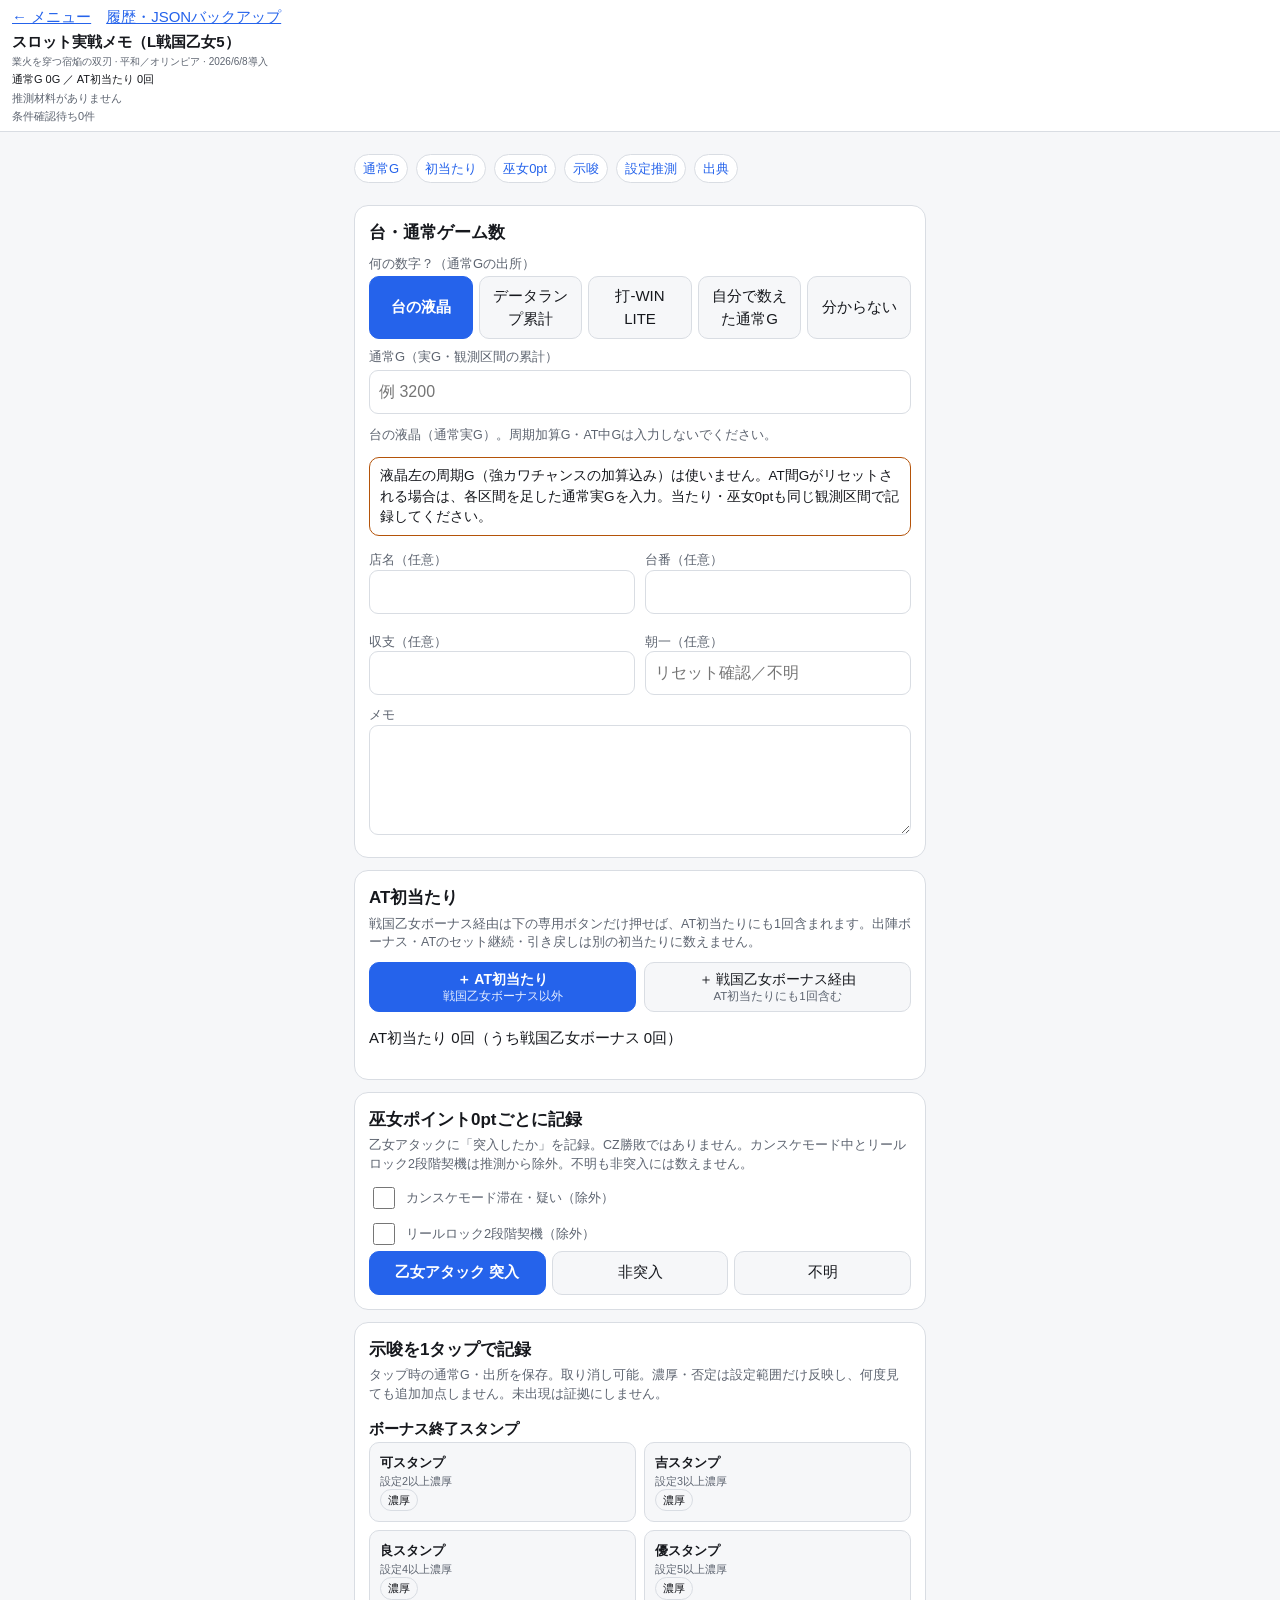
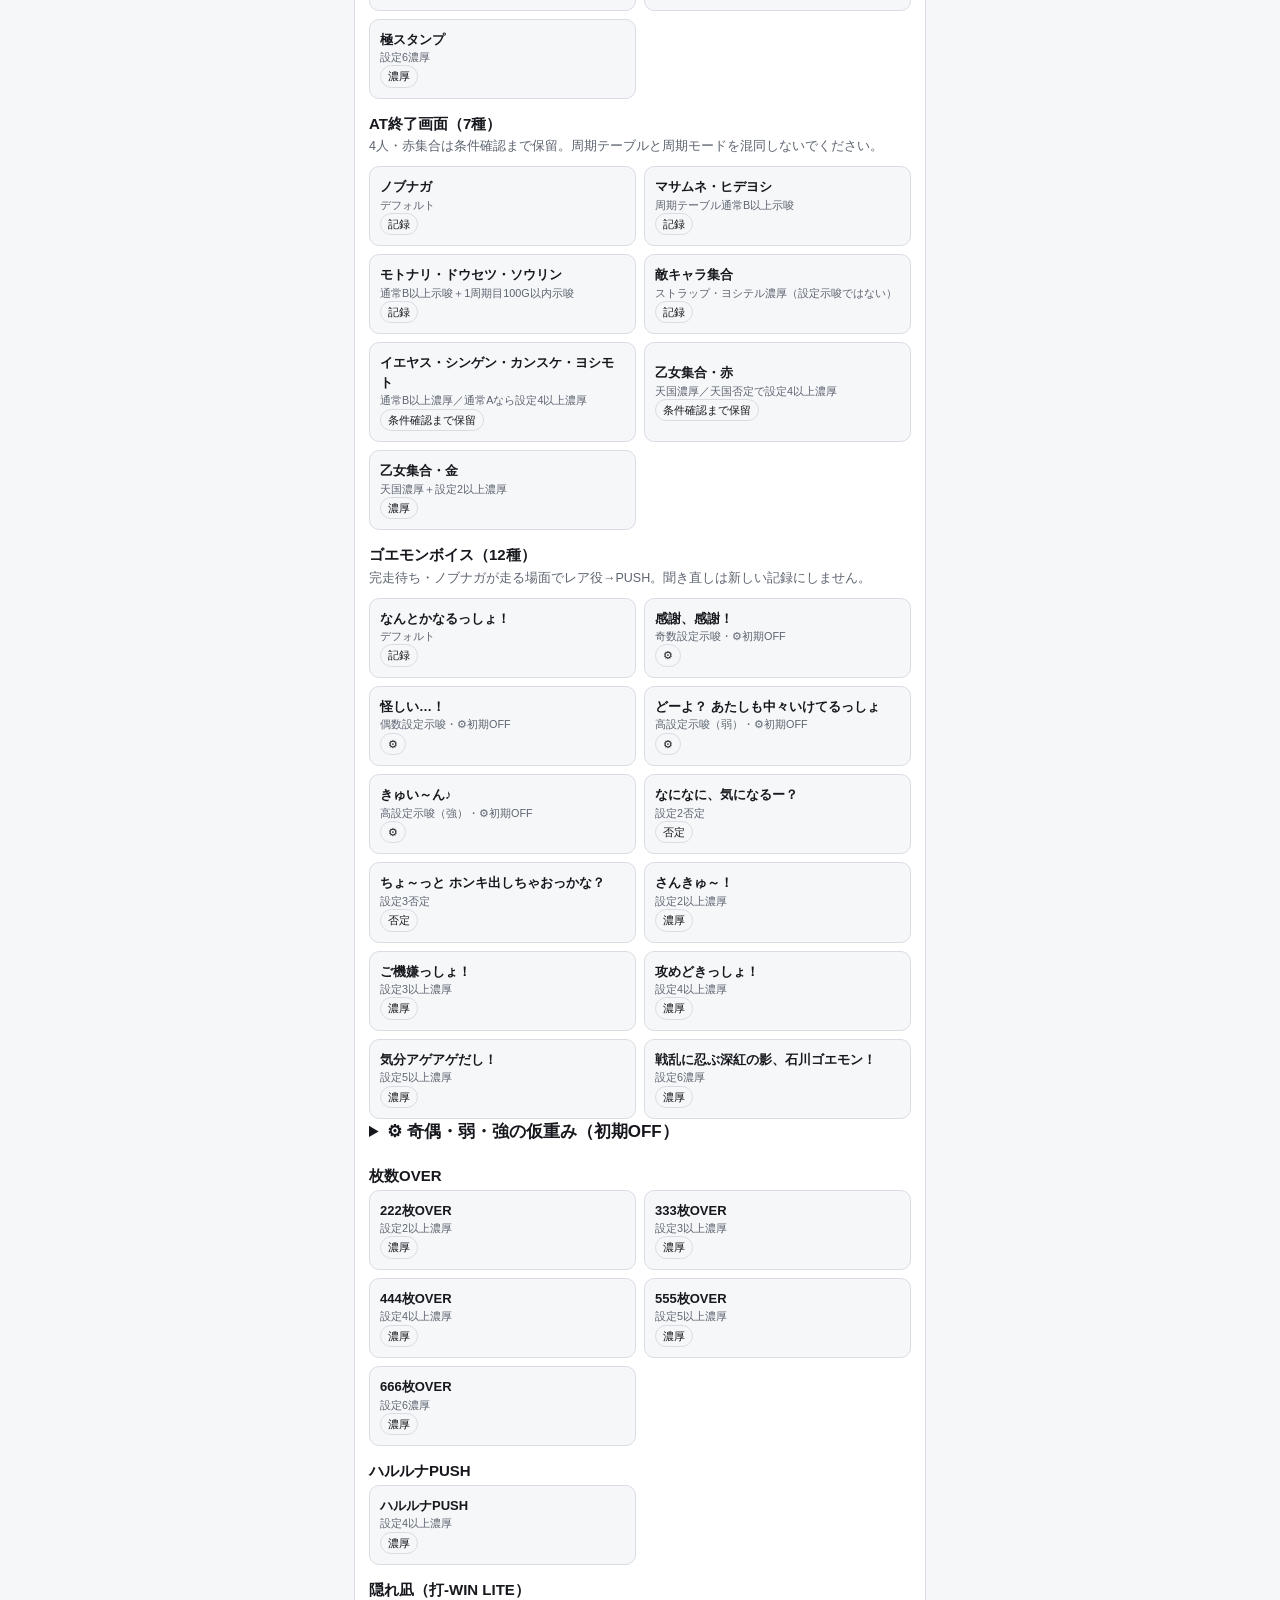
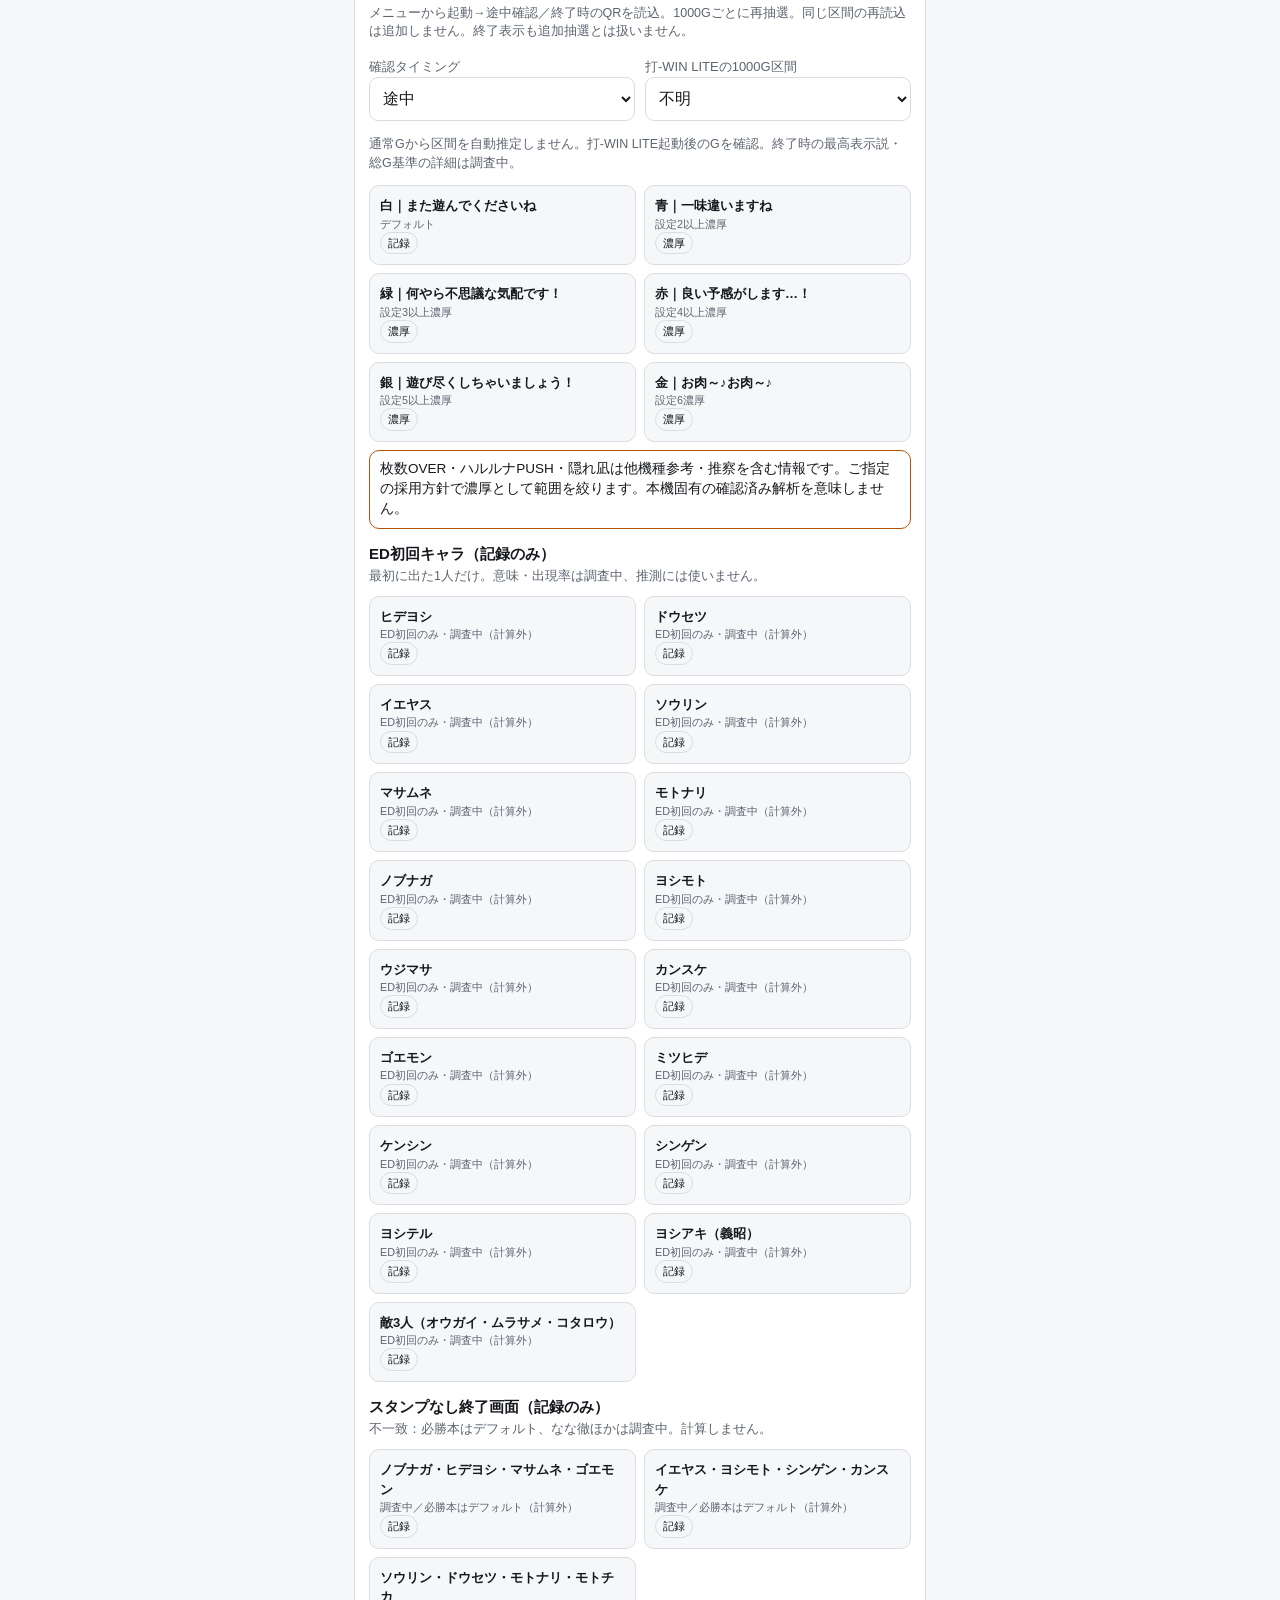
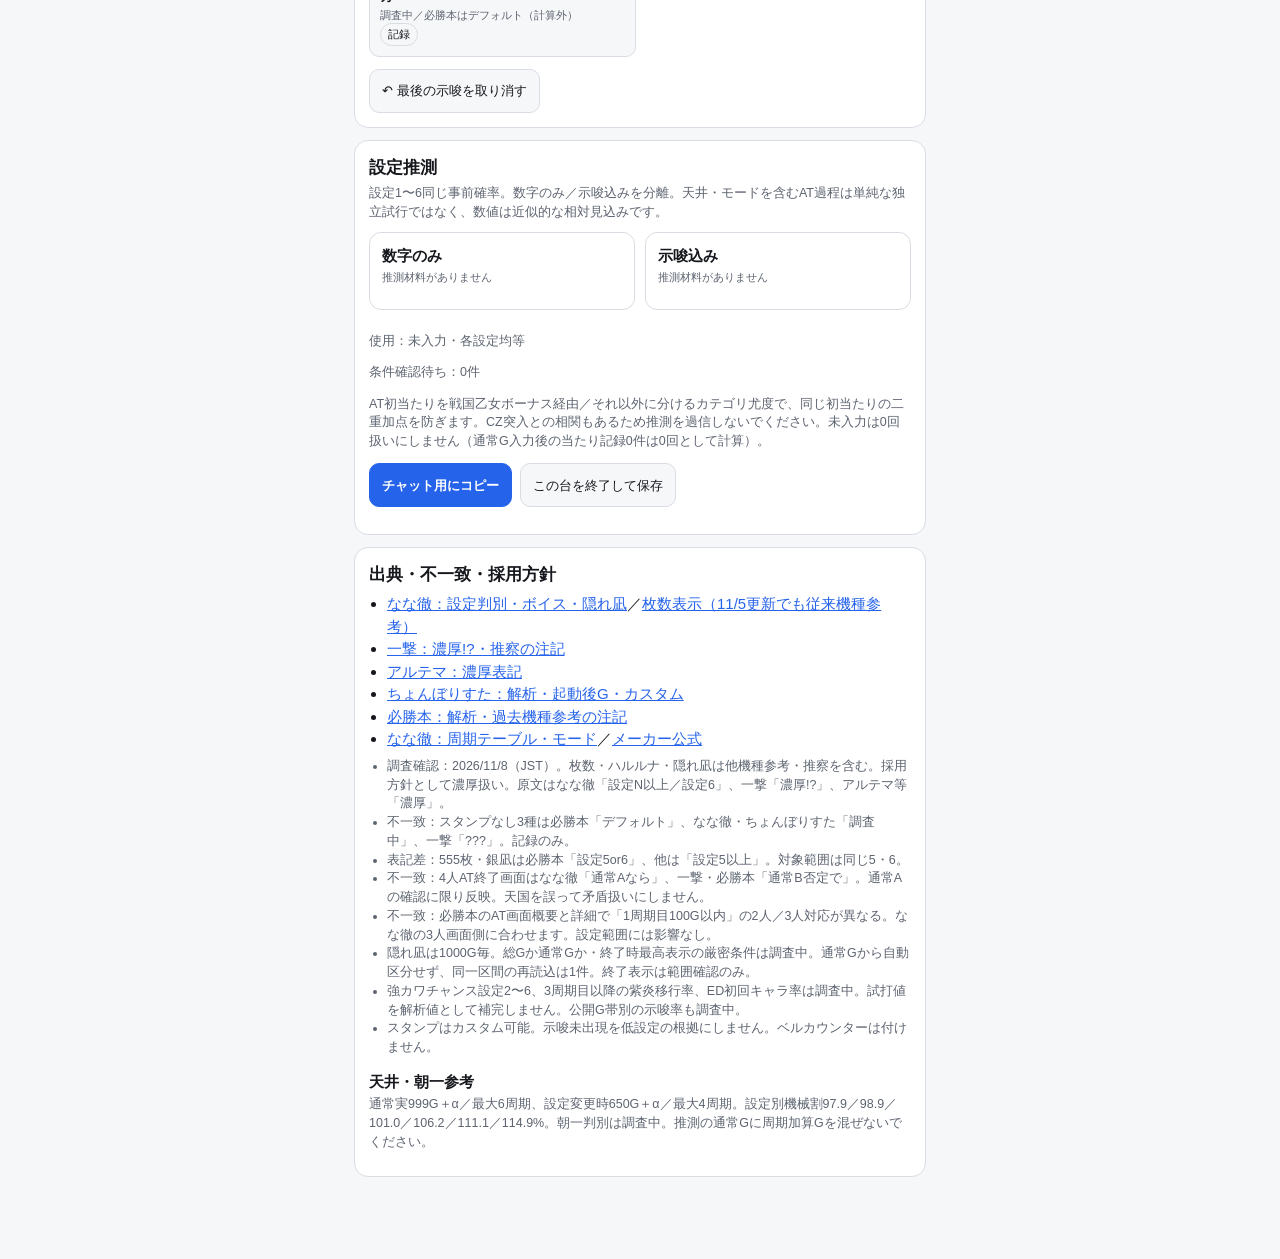
<file: otome5/index.html>
<!DOCTYPE html><html lang="ja"><head><meta charset="utf-8"><meta name="viewport" content="width=device-width,initial-scale=1,viewport-fit=cover"><title>SLOTSENSE 戦国乙女5</title><style>
:root{--bg:#f6f7f9;--card:#fff;--text:#16181d;--sub:#5d6470;--border:#d9dde3;--accent:#2563eb;--accentSoft:#e6eeff;--ok:#15803d;--okSoft:#e3f5e8;--warn:#b45309;--danger:#b91c1c}
@media (prefers-color-scheme:dark){:root{--bg:#111318;--card:#1b1e25;--text:#eceef2;--sub:#a0a7b4;--border:#333845;--accent:#5b8cff;--accentSoft:#1f2a44;--ok:#4ade80;--okSoft:#173322;--warn:#f59e0b;--danger:#f87171}}
*{box-sizing:border-box}
body{margin:0;background:var(--bg);color:var(--text);font-family:-apple-system,BlinkMacSystemFont,"Hiragino Sans","Noto Sans JP","Yu Gothic",sans-serif;font-size:15px;line-height:1.5;-webkit-text-size-adjust:100%}
header{position:sticky;top:0;z-index:5;background:var(--card);border-bottom:1px solid var(--border);padding:8px 12px}
header h1{font-size:16px;margin:0}
.bar{display:flex;flex-wrap:wrap;gap:6px;margin-top:6px;font-size:13px}
.bar span{padding:2px 8px;border-radius:999px;background:var(--accentSoft)}
.bar span.ok{background:var(--okSoft);color:var(--ok);font-weight:700}
nav{display:flex;flex-wrap:wrap;gap:6px;padding:8px 12px}
nav a{font-size:13px;color:var(--accent);text-decoration:none;padding:4px 8px;border:1px solid var(--border);border-radius:999px;background:var(--card)}
main{max-width:720px;margin:0 auto;padding:0 12px 80px}
section{background:var(--card);border:1px solid var(--border);border-radius:14px;padding:14px;margin:12px 0}
h2{font-size:17px;margin:0 0 4px}
h3{font-size:15px;margin:14px 0 2px}
.cap{color:var(--sub);font-size:12.5px;margin:0 0 10px}
.row{display:flex;flex-wrap:wrap;gap:8px;align-items:center}
button{font:inherit;min-height:44px;padding:8px 12px;border-radius:10px;border:1px solid var(--border);background:var(--bg);color:var(--text);cursor:pointer;touch-action:manipulation}
button.p{background:var(--accent);border-color:var(--accent);color:#fff;font-weight:600}
button.sm{min-height:36px;padding:4px 12px}
button:active{transform:scale(.97)}
.grow{flex:1 1 120px}
input,select{font:inherit;font-size:18px;min-height:44px;padding:0 12px;border-radius:10px;border:1px solid var(--border);background:var(--bg);color:var(--text);width:100%}
label{font-size:13px;color:var(--sub);display:block;margin:8px 0 4px}
.box{border:1px solid var(--border);border-radius:12px;padding:12px;margin-bottom:10px}
.hd{display:flex;flex-wrap:wrap;justify-content:space-between;gap:6px;font-weight:700}
.stars{color:var(--warn)}
.cells{display:flex;flex-wrap:wrap;gap:6px;margin:8px 0}
.cell{flex:1 1 90px;text-align:center;font-size:12.5px;padding:4px;border-radius:6px;border:1px solid var(--border)}
.cell.best{border-color:var(--accent);background:var(--accentSoft);font-weight:700}
.hints{display:flex;flex-wrap:wrap;gap:8px}
.hint{flex:1 1 260px;border:1px solid var(--border);border-radius:12px;padding:10px}
.hint.on{background:var(--accentSoft)}
.hint.on.confirm{border-color:var(--ok);background:var(--okSoft)}
.hint .tap{all:unset;display:block;width:100%;cursor:pointer}
.look{color:var(--sub);font-size:12.5px;margin:2px 0 6px}
.tag{display:inline-block;font-size:12px;padding:2px 8px;border-radius:999px;border:1px solid var(--border)}
.tag.confirm{color:var(--ok);border-color:var(--ok);font-weight:700}
.tag.strong{color:var(--accent);border-color:var(--accent);font-weight:700}
.tag.weak{color:var(--warn);border-color:var(--warn)}
.chips{display:flex;flex-wrap:wrap;gap:6px}
.chip{font-size:12.5px;padding:3px 8px;border:1px solid var(--border);border-radius:6px}
.est .r{display:flex;align-items:center;gap:8px;margin:4px 0;font-size:13px}
.est .l{width:46px}.est .v{width:52px;text-align:right}
.est .t{flex:1;height:14px;background:var(--bg);border-radius:4px;overflow:hidden}
.est .f{height:100%;background:var(--accent);opacity:.55}
.est .r.best .f{opacity:1}
.call{border:1px solid var(--ok);background:var(--okSoft);color:var(--ok);border-radius:10px;padding:8px 10px;font-weight:700;margin-top:8px}
table{width:100%;border-collapse:collapse;font-size:13px;margin:6px 0 12px}
th,td{border-bottom:1px solid var(--border);padding:6px 4px;text-align:left;vertical-align:top}
th{color:var(--sub);font-weight:600}
.scroll{overflow-x:auto}
a{color:var(--accent)}
ul{padding-left:18px;margin:6px 0}
.src li{margin:6px 0}
.note{font-size:12.5px;color:var(--sub)}
textarea{font:inherit;font-size:16px;width:100%;min-height:110px;padding:10px 12px;border-radius:10px;border:1px solid var(--border);background:var(--bg);color:var(--text)}
.grid2{display:grid;grid-template-columns:1fr 1fr;gap:4px 10px}
.grid2 label{margin:6px 0 2px}
.chk{display:flex;align-items:center;gap:8px;font-size:13px;color:var(--sub);margin-top:8px}
.chk input{width:22px;height:22px;min-height:0}
details summary{cursor:pointer;font-weight:700;font-size:17px;min-height:32px}
.used{font-size:12.5px;color:var(--sub);margin-top:8px}
.seg{display:flex;gap:6px;flex-wrap:wrap}
.seg button{flex:1 1 0;min-width:80px}
.seg button.on{background:var(--accent);border-color:var(--accent);color:#fff;font-weight:700}
.rel{display:inline-block;font-size:11.5px;padding:1px 7px;border-radius:999px;border:1px solid;margin-left:6px;font-weight:700;vertical-align:middle}
.rel.h{color:var(--ok);border-color:var(--ok)}.rel.m{color:var(--accent);border-color:var(--accent)}.rel.l{color:var(--warn);border-color:var(--warn)}
.chk.big{font-size:15px;color:var(--text);font-weight:700;padding:8px 10px;border:1px solid var(--border);border-radius:10px}
.alert{border:1px solid var(--warn);border-radius:10px;padding:8px 10px;margin:8px 0;font-size:13.5px}
.okbox{border:1px solid var(--ok);background:var(--okSoft);border-radius:10px;padding:8px 10px;margin:8px 0;font-size:13.5px}
.kv{display:flex;justify-content:space-between;gap:8px;font-size:13.5px;border-bottom:1px solid var(--border);padding:5px 0}
.kv span{flex:1 1 auto;min-width:0}.kv b{flex:0 1 auto;text-align:right;max-width:62%}
.back{font-size:13px;color:var(--accent);text-decoration:none}
.btns{display:grid;grid-template-columns:1fr 1fr;gap:8px}
.gen4 button{display:flex;flex-direction:column;align-items:flex-start;gap:2px;text-align:left;padding:10px 12px;line-height:1.25}
.gen4 button b{font-size:14px;font-weight:700}
.gen4 button .gsub{font-size:11px;color:var(--sub);font-weight:400}
.btns button{width:100%;font-size:14px;line-height:1.25}
.btns button small{display:block;font-size:11.5px;color:var(--sub);font-weight:400}
button.p small{color:#e6eeff}
.cnt{display:inline-block;min-width:22px;padding:0 6px;border-radius:999px;background:var(--accentSoft);font-weight:700;font-size:12.5px;margin-left:4px}
.evs{display:flex;flex-wrap:wrap;gap:6px;margin:8px 0}
.ev{font-size:12px;padding:2px 4px 2px 8px;border:1px solid var(--border);border-radius:999px;display:inline-flex;align-items:center;gap:4px}
.ev button{min-height:26px;padding:0 8px;border:none;background:transparent;color:var(--danger);font-size:14px}
.ev.loop{border-color:var(--warn)}
.badge{display:inline-block;font-size:11.5px;padding:1px 7px;border-radius:999px;background:var(--accentSoft);margin-left:4px}
.badge.loop{background:#fdf0dc;color:#8a4b00}
@media (prefers-color-scheme:dark){.badge.loop{background:#3a2a12;color:#f5c27a}}
.rng{display:flex;align-items:center;gap:10px}
.rng input{flex:1;min-height:32px;padding:0}
.rng b{width:48px;text-align:right}
.zone{display:flex;align-items:center;gap:6px;flex-wrap:wrap;border-bottom:1px solid var(--border);padding:6px 0}
.zone>b{width:52px}
.zone .seg{flex:1}
.zone .seg button{min-width:0;font-size:12.5px;min-height:36px;padding:2px 4px}
.warnx{color:var(--warn);font-weight:700}
.mono{font-variant-numeric:tabular-nums}
button.p .cnt{background:#fff;color:#1d4ed8}
.hl{margin-top:6px;font-size:12px;line-height:1.3}
.hll{display:flex;justify-content:space-between;gap:4px;color:var(--sub);font-size:11px;padding:0 40px 0 100px;white-space:nowrap}
.hlr{display:flex;align-items:center;gap:6px;margin:3px 0}
.hlk{flex:none;width:54px;color:var(--sub);font-size:11.5px;white-space:nowrap;overflow:hidden}
.hlv{flex:none;width:34px;text-align:right;font-variant-numeric:tabular-nums;font-weight:600}
.hlv.r{text-align:left}
.hlb{flex:1;min-width:60px;height:12px;border-radius:6px;overflow:hidden;display:flex;background:var(--border)}
.hlb i{display:block;height:100%}
.hlb i.hi{background:#8a93a3}.hlb i.lo{background:#d3d8df}
@media (prefers-color-scheme:dark){.hlb i.hi{background:#7a8396}.hlb i.lo{background:#3b414e}}
.hlr.th .hlb i.hi{background:var(--accent)}.hlr.th .hlv:not(.r){color:var(--accent)}
.hlr.tl .hlb i.lo{background:var(--warn)}.hlr.tl .hlv.r{color:var(--warn)}
.hlc{color:var(--sub);font-size:11.5px;margin-top:2px}
.hlc.conf{color:var(--ok);font-weight:700}
.cmp{width:100%;border-collapse:collapse;font-size:12px;margin:6px 0;font-variant-numeric:tabular-nums}
.cmp th,.cmp td{padding:4px 2px;text-align:right;border-bottom:1px solid var(--border)}
.cmp th:first-child,.cmp td:first-child{text-align:left;white-space:nowrap}
.cmp td.h{font-weight:700}
.pre{border:1px dashed var(--border);border-radius:10px;padding:8px 10px;margin:8px 0}

.hint2{display:flex;flex-direction:column;align-items:flex-start;gap:2px;text-align:left;min-width:0;max-width:100%}
.hint2 b{font-size:13px;font-weight:700}
.hint2 small{font-size:11px;color:var(--sub);font-weight:500;white-space:normal;line-height:1.35}
.gnote{font-size:12px;color:var(--warn);margin:6px 0 0}
.qrow{display:flex;flex-wrap:wrap;align-items:center;gap:6px;margin:0 0 8px;padding:8px;background:var(--bg);border-radius:10px;border:1px solid var(--border)}
.qrow label{font-size:11px;color:var(--sub)}
.qrow input{width:72px;padding:6px 8px;border:1px solid var(--border);border-radius:8px;font:inherit;background:var(--card);color:var(--text)}
.dlg[hidden]{display:none!important}.dlg{position:fixed;inset:0;background:rgba(0,0,0,.45);z-index:40;display:flex;align-items:flex-end;justify-content:center;padding:12px}
.dlg .box{background:var(--card);border-radius:16px 16px 12px 12px;padding:16px;width:100%;max-width:480px;max-height:85vh;overflow:auto}
.dlg h3{margin:0 0 8px;font-size:17px}
.dlg .grid2{display:grid;grid-template-columns:1fr 1fr;gap:8px}
.dlg label{font-size:12px;color:var(--sub);display:block;margin:0 0 2px}
.dlg input,.dlg textarea{width:100%;padding:8px;border:1px solid var(--border);border-radius:8px;font:inherit;background:var(--bg);color:var(--text)}
.dlg .acts{display:flex;flex-wrap:wrap;gap:8px;margin-top:12px}
.toolsbar{display:flex;flex-wrap:wrap;gap:8px;margin:10px 0 0}
#copyOut{width:100%;min-height:110px;font:12px/1.4 ui-monospace,monospace;margin-top:8px;display:none}


main{max-width:600px;margin:auto;padding:12px 14px 70px}header{position:static;padding:12px 14px;background:var(--card);border-bottom:1px solid var(--border)}header h1{font-size:19px;margin:6px 0}.hintgrid{display:grid;grid-template-columns:1fr 1fr;gap:8px}.hintgrid button{white-space:normal;text-align:left;min-width:0;padding:10px;font-size:13px;line-height:1.5}.hintgrid b,.hintgrid small{display:block}.hintgrid small{color:var(--sub);font-weight:400}.grid2{display:grid;grid-template-columns:1fr 1fr;gap:10px}label{display:block;font-size:13px;margin:8px 0 3px}input,select,textarea{width:100%;min-width:0;padding:9px;background:var(--card);color:var(--text);border:1px solid var(--border);border-radius:9px;font:inherit;font-size:16px}button{touch-action:manipulation}.seg{flex-wrap:wrap}.seg button{white-space:normal}.logrow{padding:9px;border:1px solid var(--border);border-radius:10px;margin:7px 0;font-size:13px}.logrow .row{margin-top:6px;flex-wrap:wrap}.toolsbar{display:flex;gap:8px;flex-wrap:wrap;margin-top:12px}.toolsbar button{font-size:13px}.prob{height:9px;background:var(--border);border-radius:7px;overflow:hidden;margin:4px 0}.prob i{display:block;height:100%;background:var(--accent)}.resultrow{display:grid;grid-template-columns:1fr 1fr;gap:10px}.resultrow .box{min-width:0}.warnx{color:var(--warn,#b45309)}.pill{display:inline-block;border:1px solid var(--border);border-radius:20px;padding:2px 7px;font-size:11px}.dlg[hidden],[hidden]{display:none!important}.dlg .box{margin:0}.dlg .acts button{font-size:13px}.error{color:#b91c1c}.srcref{font-size:12px;color:var(--sub)}#copyOut{min-height:210px;font:12px/1.6 ui-monospace,monospace}section{scroll-margin-top:10px}.tablewrap{overflow-x:auto}nav{padding:10px 0;display:flex;gap:8px;flex-wrap:wrap;font-size:13px}button:focus-visible{outline:2px solid var(--accent)}
</style><link rel="stylesheet" href="../topbar.css">
<script src="../topbar.js"></script>
</head><body>
<header><a href="../">← メニュー</a>　<a href="../history/">履歴・JSONバックアップ</a><h1>スロット実戦メモ（L戦国乙女5）</h1><p class="cap">業火を穿つ宿焔の双刃 · 平和／オリンピア · 2026/6/8導入</p></header>
<main><nav><a href="#base">通常G</a><a href="#hits">初当たり</a><a href="#cz">巫女0pt</a><a href="#hints">示唆</a><a href="#est">設定推測</a><a href="#sources">出典</a></nav>
<section id="base"><h2>台・通常ゲーム数</h2><label>何の数字？（通常Gの出所）</label><div class="seg" id="gsrc"><button data-src="lcd">台の液晶</button><button data-src="lamp">データランプ累計</button><button data-src="darwin">打-WIN LITE</button><button data-src="manual">自分で数えた通常G</button><button data-src="unknown">分からない</button></div>
<label for="normalG">通常G（実G・観測区間の累計）</label><input id="normalG" data-f="normalG" inputmode="numeric" placeholder="例 3200"><p class="note" id="gNote"></p><p class="alert">液晶左の周期G（強カワチャンスの加算込み）は使いません。AT間Gがリセットされる場合は、各区間を足した通常実Gを入力。当たり・巫女0ptも同じ観測区間で記録してください。</p>
<div class="grid2"><label>店名（任意）<input data-f="store"></label><label>台番（任意）<input data-f="dai"></label><label>収支（任意）<input data-f="balance"></label><label>朝一（任意）<input data-f="reset" placeholder="リセット確認／不明"></label></div><label>メモ<textarea data-f="notes" rows="2"></textarea></label></section>
<section id="hits"><h2>AT初当たり</h2><p class="cap">戦国乙女ボーナス経由は下の専用ボタンだけ押せば、AT初当たりにも1回含まれます。出陣ボーナス・ATのセット継続・引き戻しは別の初当たりに数えません。</p><div class="btns"><button id="addAT" class="p">＋ AT初当たり<small>戦国乙女ボーナス以外</small></button><button id="addBonus">＋ 戦国乙女ボーナス経由<small>AT初当たりにも1回含む</small></button></div><div id="hitLog"></div></section>
<section id="cz"><h2>巫女ポイント0ptごとに記録</h2><p class="cap">乙女アタックに「突入したか」を記録。CZ勝敗ではありません。カンスケモード中とリールロック2段階契機は推測から除外。不明も非突入には数えません。</p><label class="chk"><input type="checkbox" id="kansuke">カンスケモード滞在・疑い（除外）</label><label class="chk"><input type="checkbox" id="lock2">リールロック2段階契機（除外）</label><div class="seg"><button data-cz="1" class="p">乙女アタック 突入</button><button data-cz="0">非突入</button><button data-cz="unknown">不明</button></div><div id="czLog"></div></section>
<section id="hints"><h2>示唆を1タップで記録</h2><p class="cap">タップ時の通常G・出所を保存。取り消し可能。濃厚・否定は設定範囲だけ反映し、何度見ても追加加点しません。未出現は証拠にしません。</p><h3>ボーナス終了スタンプ</h3><div class="hintgrid" id="stampBtns"></div>
<h3>AT終了画面（7種）</h3><p class="cap">4人・赤集合は条件確認まで保留。周期テーブルと周期モードを混同しないでください。</p><div class="hintgrid" id="endBtns"></div><div id="pendingLog"></div>
<h3>ゴエモンボイス（12種）</h3><p class="cap">完走待ち・ノブナガが走る場面でレア役→PUSH。聞き直しは新しい記録にしません。</p><div class="hintgrid" id="voiceBtns"></div>
<details><summary>⚙ 奇偶・弱・強の仮重み（初期OFF）</summary><label>未公表の出現率に対する仮定<select data-f="unpub"><option value="0">OFF（計算に入れない）</option><option value="1">ON（参考・奇偶1.1倍／弱1.1倍／強1.2倍）</option></select></label><p class="note">解析値ではありません。同じ種類は複数回でも1回分の仮重み。数字と示唆の関連もあり、表示は近似的な相対推測です。</p></details>
<h3>枚数OVER</h3><div class="hintgrid" id="coinBtns"></div><h3>ハルルナPUSH</h3><div class="hintgrid" id="pushBtns"></div>
<h3>隠れ凪（打-WIN LITE）</h3><p class="cap">メニューから起動→途中確認／終了時のQRを読込。1000Gごとに再抽選。同じ区間の再読込は追加しません。終了表示も追加抽選とは扱いません。</p><div class="grid2"><label>確認タイミング<select id="nagiWhen"><option value="mid">途中</option><option value="end">終了</option></select></label><label>打-WIN LITEの1000G区間<select id="nagiBand"><option value="unknown">不明</option><option value="1">1000〜1999G</option><option value="2">2000〜2999G</option><option value="3">3000〜3999G</option><option value="4">4000〜4999G</option><option value="5">5000〜5999G</option><option value="6">6000〜6999G</option><option value="7">7000〜7999G</option><option value="8">8000〜8999G</option><option value="9">9000〜9999G</option><option value="10">10000〜10999G</option><option value="11">11000〜11999G</option><option value="12">12000〜12999G</option><option value="13">13000〜13999G</option><option value="14">14000〜14999G</option><option value="15">15000〜15999G</option></select></label></div><p class="note">通常Gから区間を自動推定しません。打-WIN LITE起動後のGを確認。終了時の最高表示説・総G基準の詳細は調査中。</p><div class="hintgrid" id="nagiBtns"></div>
<p class="alert" id="extraNote">枚数OVER・ハルルナPUSH・隠れ凪は他機種参考・推察を含む情報です。ご指定の採用方針で濃厚として範囲を絞ります。本機固有の確認済み解析を意味しません。</p>
<h3>ED初回キャラ（記録のみ）</h3><p class="cap">最初に出た1人だけ。意味・出現率は調査中、推測には使いません。</p><div class="hintgrid" id="charBtns"></div><h3>スタンプなし終了画面（記録のみ）</h3><p class="cap">不一致：必勝本はデフォルト、なな徹ほかは調査中。計算しません。</p><div class="hintgrid" id="plainBtns"></div><div class="toolsbar"><button id="undoHint">↶ 最後の示唆を取り消す</button></div><div id="hintLog"></div></section>
<section id="est"><h2>設定推測</h2><p class="cap">設定1〜6同じ事前確率。数字のみ／示唆込みを分離。天井・モードを含むAT過程は単純な独立試行ではなく、数値は近似的な相対見込みです。</p><div id="result"></div><p class="note">AT初当たりを戦国乙女ボーナス経由／それ以外に分けるカテゴリ尤度で、同じ初当たりの二重加点を防ぎます。CZ突入との相関もあるため推測を過信しないでください。未入力は0回扱いにしません（通常G入力後の当たり記録0件は0回として計算）。</p><div class="toolsbar"><button id="copy" class="p">チャット用にコピー</button><button id="finish">この台を終了して保存</button></div><textarea id="copyOut" hidden readonly aria-label="チャット用コピー出力"></textarea><p class="note" id="status" role="status"></p></section>
<section id="sources"><h2>出典・不一致・採用方針</h2><ul><li><a href="https://nana-press.com/kaiseki/machine/1160/37314/">なな徹：設定判別・ボイス・隠れ凪</a>／<a href="https://nana-press.com/kaiseki/machine/1160/37336/">枚数表示（11/5更新でも従来機種参考）</a></li><li><a href="https://1geki.jp/slot/l_otome5/0/">一撃：濃厚!?・推察の注記</a></li><li><a href="https://altema.jp/pachimo/lotome5settei">アルテマ：濃厚表記</a></li><li><a href="https://chonborista.com/slot/orinpia-slot/256147/">ちょんぼりすた：解析・起動後G・カスタム</a></li><li><a href="https://p.hisshobon.jp/vpage/2789/1">必勝本：解析・過去機種参考の注記</a></li><li><a href="https://nana-press.com/kaiseki/machine/1160/37320/">なな徹：周期テーブル・モード</a>／<a href="https://www.heiwanet.co.jp/products/pachislot/ssg6/">メーカー公式</a></li></ul>
<ul class="note"><li>調査確認：2026/11/8（JST）。枚数・ハルルナ・隠れ凪は他機種参考・推察を含む。採用方針として濃厚扱い。原文はなな徹「設定N以上／設定6」、一撃「濃厚!?」、アルテマ等「濃厚」。</li><li>不一致：スタンプなし3種は必勝本「デフォルト」、なな徹・ちょんぼりすた「調査中」、一撃「???」。記録のみ。</li><li>表記差：555枚・銀凪は必勝本「設定5or6」、他は「設定5以上」。対象範囲は同じ5・6。</li><li>不一致：4人AT終了画面はなな徹「通常Aなら」、一撃・必勝本「通常B否定で」。通常Aの確認に限り反映。天国を誤って矛盾扱いにしません。</li><li>不一致：必勝本のAT画面概要と詳細で「1周期目100G以内」の2人／3人対応が異なる。なな徹の3人画面側に合わせます。設定範囲には影響なし。</li><li>隠れ凪は1000G毎。総Gか通常Gか・終了時最高表示の厳密条件は調査中。通常Gから自動区分せず、同一区間の再読込は1件。終了表示は範囲確認のみ。</li><li>強カワチャンス設定2〜6、3周期目以降の紫炎移行率、ED初回キャラ率は調査中。試打値を解析値として補完しません。公開G帯別の示唆率も調査中。</li><li>スタンプはカスタム可能。示唆未出現を低設定の根拠にしません。ベルカウンターは付けません。</li></ul><h3>天井・朝一参考</h3><p class="cap">通常実999G＋α／最大6周期、設定変更時650G＋α／最大4周期。設定別機械割97.9／98.9／101.0／106.2／111.1／114.9%。朝一判別は調査中。推測の通常Gに周期加算Gを混ぜないでください。</p></section></main>
<div class="dlg" id="endDlg" hidden><div class="box"><h3>この台を終了して保存</h3><p class="cap">履歴は作業中の自動保存とは別です。</p><div class="grid2"><label>店名<input id="endStore"></label><label>台番<input id="endDai"></label><label>収支（任意）<input id="endBal"></label><label>日付<input id="endDate" type="date"></label></div><label>メモ<textarea id="endMemo" rows="2"></textarea></label><p>保存したあと、いまの入力をどうしますか？</p><div class="acts"><button class="p" id="keep">保存して入力は残す</button><button id="clear">保存して入力を消す</button><button id="cancel">やめる</button></div></div></div>
<script>
(function(){"use strict";
var KEY="slotmemo:v1:otome5",SESS="slotsense:sessions:v1",TITLE="L戦国乙女5 業火を穿つ宿焔の双刃";
var $=function(id){return document.getElementById(id);};
function esc(s){return String(s==null?"":s).replace(/[&<>"']/g,function(c){return {"&":"&amp;","<":"&lt;",">":"&gt;",'"':"&quot;","'":"&#39;"}[c]});}
function num(s){return Math.max(0,Number(s)||0);}
function empty(){return {v:1,gsrc:"lcd",normalG:"",unpub:"0",store:"",dai:"",balance:"",reset:"",notes:"",hits:[],cz:[],ev:[]};}
var S=empty();try{var o=JSON.parse(localStorage.getItem(KEY)||"null");if(o&&typeof o==="object")Object.keys(S).forEach(function(k){if(o[k]!=null)S[k]=o[k];});}catch(e){}
["hits","cz","ev"].forEach(function(k){if(!Array.isArray(S[k]))S[k]=[];});
function save(){try{localStorage.setItem(KEY,JSON.stringify(S));$("status").textContent="自動保存済み";}catch(e){$("status").textContent="自動保存できません。コピーで控えを残してください。";}}
var H=[];function item(id,n,m,group,min,allow,soft,condition){var h={id:id,n:n,m:m,group:group,allow:allow|| (min?[1,2,3,4,5,6].filter(function(x){return x>=min;}):null),soft:soft,condition:condition};H.push(h);return h;}
["可","吉","良","優","極"].forEach(function(n,i){item("st"+i,n+"スタンプ","設定"+(i===4?"6":""+(i+2)+"以上")+"濃厚","stamp",i+2);});
item("ed0","ノブナガ","デフォルト","end");item("ed1","マサムネ・ヒデヨシ","周期テーブル通常B以上示唆","end");item("ed2","モトナリ・ドウセツ・ソウリン","通常B以上示唆＋1周期目100G以内示唆","end");item("ed3","敵キャラ集合","ストラップ・ヨシテル濃厚（設定示唆ではない）","end");item("ed4","イエヤス・シンゲン・カンスケ・ヨシモト","通常B以上濃厚／通常Aなら設定4以上濃厚","end",4,null,null,"通常Aだった");item("ed5","乙女集合・赤","天国濃厚／天国否定で設定4以上濃厚","end",4,null,null,"天国じゃなかった");item("ed6","乙女集合・金","天国濃厚＋設定2以上濃厚","end",2);
item("vo0","なんとかなるっしょ！","デフォルト","voice");item("vo1","感謝、感謝！","奇数設定示唆・⚙初期OFF","voice",null,null,"odd");item("vo2","怪しい…！","偶数設定示唆・⚙初期OFF","voice",null,null,"even");item("vo3","どーよ？ あたしも中々いけてるっしょ","高設定示唆（弱）・⚙初期OFF","voice",null,null,"weak");item("vo4","きゅい～ん♪","高設定示唆（強）・⚙初期OFF","voice",null,null,"strong");
item("vo5","なになに、気になるー？","設定2否定","voice",null,[1,3,4,5,6]);item("vo6","ちょ～っと ホンキ出しちゃおっかな？","設定3否定","voice",null,[1,2,4,5,6]);
["さんきゅ～！","ご機嫌っしょ！","攻めどきっしょ！","気分アゲアゲだし！","戦乱に忍ぶ深紅の影、石川ゴエモン！"].forEach(function(n,i){item("vo"+(7+i),n,"設定"+(i===4?"6":(i+2)+"以上")+"濃厚","voice",i+2);});
[222,333,444,555,666].forEach(function(n,i){item("cn"+i,n+"枚OVER","設定"+(i===4?"6":(i+2)+"以上")+"濃厚","coin",i+2);});
item("push","ハルルナPUSH","設定4以上濃厚","push",4);
["白｜また遊んでくださいね","青｜一味違いますね","緑｜何やら不思議な気配です！","赤｜良い予感がします…！","銀｜遊び尽くしちゃいましょう！","金｜お肉～♪お肉～♪"].forEach(function(n,i){item("na"+i,n,i?"設定"+(i===5?"6":(i+1)+"以上")+"濃厚":"デフォルト","nagi",i?i+1:null);});
["ヒデヨシ","ドウセツ","イエヤス","ソウリン","マサムネ","モトナリ","ノブナガ","ヨシモト","ウジマサ","カンスケ","ゴエモン","ミツヒデ","ケンシン","シンゲン","ヨシテル","ヨシアキ（義昭）","敵3人（オウガイ・ムラサメ・コタロウ）"].forEach(function(n,i){item("ch"+i,n,"ED初回のみ・調査中（計算外）","char");});
["ノブナガ・ヒデヨシ・マサムネ・ゴエモン","イエヤス・ヨシモト・シンゲン・カンスケ","ソウリン・ドウセツ・モトナリ・モトチカ"].forEach(function(n,i){item("pl"+i,n,"調査中／必勝本はデフォルト（計算外）","plain");});
var MAP={};H.forEach(function(h){MAP[h.id]=h;});
var AT=[359.5,350.8,332.5,302.8,281,262.9],BONUS=[21206.7,15648.9,13143.5,8143.4,6427.6,5502.7],CZ=[.203,.214,.232,.247,.252,.257];
function validCZ(c){return (c.result===0||c.result===1)&&!c.kansuke&&!c.lock2;}
function estimate(withHints){var ll=[0,0,0,0,0,0],allowed=[true,true,true,true,true,true],used=[],masks=[],errors=[],pending=0;var g=num(S.normalG),nb=S.hits.filter(function(h){return h.kind==="bonus";}).length,na=S.hits.length;
// Disjoint AT categories prevent double-counting the bonus subset of AT first hits.
if(g>0&&S.gsrc!=="unknown"){if(na>g)errors.push("初当たり回数が通常Gを超えています");else{for(var i=0;i<6;i++){var pa=1/AT[i],pb=1/BONUS[i];ll[i]+=nb*Math.log(pb)+(na-nb)*Math.log(pa-pb)+(g-na)*Math.log(1-pa);}used.push("通常G＋AT初当たり（ボーナス経由を分離・重複なし）");}}
var cs=S.cz.filter(validCZ),k=cs.filter(function(c){return c.result===1;}).length;if(cs.length){for(var j=0;j<6;j++)ll[j]+=k*Math.log(CZ[j])+(cs.length-k)*Math.log(1-CZ[j]);used.push("巫女0pt→乙女アタック "+k+"/"+cs.length);}
if(withHints){var softSeen={};S.ev.forEach(function(e){var h=MAP[e.id];if(!h)return;if(h.condition&&!e.confirmed){pending++;return;}if(h.allow){allowed=allowed.map(function(a,i){return a&&h.allow.indexOf(i+1)>=0;});if(masks.indexOf(h.n+"："+h.m)<0)masks.push(h.n+"："+h.m);}if(h.soft&&S.unpub==="1"&&!softSeen[h.id]){softSeen[h.id]=true;for(var i=0;i<6;i++){var target=h.soft==="odd"?(i+1)%2===1:h.soft==="even"?(i+1)%2===0:i>=3;if(target)ll[i]+=Math.log(h.soft==="strong"?1.2:1.1);}}});if(masks.length)used.push("濃厚・否定の範囲制約（反復加点なし）");if(Object.keys(softSeen).length)used.push("⚙仮重みON（解析値ではない・同種1回まで）");}
var conflict=!allowed.some(Boolean);if(conflict||errors.length)return {post:null,used:used,masks:masks,conflict:conflict,errors:errors,pending:pending};var max=Math.max.apply(null,ll.filter(function(x,i){return allowed[i];}));var raw=ll.map(function(x,i){return allowed[i]?Math.exp(x-max):0;}),sum=raw.reduce(function(a,b){return a+b;},0);return {post:raw.map(function(x){return x/sum;}),used:used,masks:masks,conflict:false,errors:errors,pending:pending};}
function resultBox(name,r){if(r.post&&!topHasData(r))return '<div class="box"><b>'+name+'</b><p class="ss-empty">推測材料がありません</p></div>';if(!r.post)return '<div class="box"><b>'+name+'</b><p class="error">'+(r.conflict?'示唆が矛盾しています。該当ログを確認してください。推測は保留します。':esc(r.errors.join("／")))+'</p></div>';var high=r.post.slice(3).reduce(function(a,b){return a+b;},0),best=r.post.indexOf(Math.max.apply(null,r.post))+1;return '<div class="box"><b>'+name+'</b><p>設定4〜6 <b>'+Math.round(high*100)+'%</b><br>最有力 設定'+best+'</p>'+r.post.map(function(p,i){return '<small>設定'+(i+1)+'　'+(p*100).toFixed(1)+'%</small><div class="prob"><i style="width:'+(p*100)+'%"></i></div>';}).join("")+'</div>';}
function topHasData(r){return r.used.length>0||r.masks.length>0;}
function renderTopEstimate(a,b){var g=num(S.normalG),k=S.hits.length;SSTop.render({numeric:topHasData(a)?a:null,hints:topHasData(b)?b:null,meta:"通常G "+g+"G"+(" ／ AT初当たり"+(g>0&&k>0?" 1/"+Math.round(g/k):" "+k+"回")),low:S.gsrc==="lamp",masks:b.masks.length,pending:b.pending,warning:b.conflict?"示唆が矛盾しています":b.errors.length?b.errors.join("／"):""});}
function renderResult(){var a=estimate(false),b=estimate(true);renderTopEstimate(a,b);$("result").innerHTML='<div class="resultrow">'+resultBox("数字のみ",a)+resultBox("示唆込み",b)+'</div><p class="note">使用：'+esc(b.used.join(" ／ ")||"未入力・各設定均等")+'</p><p class="note">条件確認待ち：'+b.pending+'件</p>'+(b.masks.length?'<p class="note">適用した範囲：'+esc(b.masks.join(" ／ "))+'</p>':"");}
function renderHints(){["stamp","end","voice","coin","push","nagi","char","plain"].forEach(function(g){$(g+"Btns").innerHTML=H.filter(function(h){return h.group===g;}).map(function(h){return '<button data-hint="'+h.id+'"><b>'+esc(h.n)+'</b><small>'+esc(h.m)+'</small><span class="pill">'+(h.condition?"条件確認まで保留":h.allow?/否定/.test(h.m)?"否定":"濃厚":h.soft?"⚙":"記録")+'</span></button>';}).join("");});}
function eventDetail(e){return "通常"+(e.g||"不明")+"G"+(MAP[e.id]&&MAP[e.id].group==="nagi"?" · "+(e.views&&e.views.length>1?"途中・終了（再確認）":e.when==="end"?"終了":"途中")+" · "+(e.section==="unknown"?"区間不明":e.section+"千G区間"):"");}
function renderLogs(){var pending=[];$("hintLog").innerHTML=S.ev.map(function(e,i){var h=MAP[e.id],condition=h&&h.condition;var row='<div class="logrow">'+esc(h?h.n:e.id)+' <button data-del-hint="'+i+'" aria-label="この示唆を取り消し">✕</button><br><small>'+esc(eventDetail(e))+'<br>'+esc(h?h.m:"")+'</small>';if(condition){row+='<p class="'+(e.confirmed?'note':'warnx')+'">'+(e.confirmed?'条件確認済み':'保留・まだ設定範囲に反映しません')+'</p><button data-confirm="'+i+'">'+(e.confirmed?'確認を取り消す':esc(condition))+'</button>';pending.push(row+'</div>');}return row+'</div>';}).join("");$("pendingLog").innerHTML=pending.length?'<h3>条件付き画面の確認待ち・確認履歴</h3>'+pending.join(""):"";
$("hitLog").innerHTML='<p>AT初当たり '+S.hits.length+'回（うち戦国乙女ボーナス '+S.hits.filter(function(h){return h.kind==="bonus";}).length+'回）</p>'+S.hits.map(function(h,i){return '<div class="logrow">'+(h.kind==="bonus"?'戦国乙女ボーナス経由（AT込み1回）':'AT初当たり')+' · 通常'+esc(h.g||"不明")+'G <button data-del-hit="'+i+'">✕</button></div>';}).join("");
$("czLog").innerHTML=S.cz.map(function(c,i){return '<div class="logrow">巫女0pt：'+(c.result===1?'突入':c.result===0?'非突入':'不明')+' · 通常'+esc(c.g||"不明")+'G'+(c.kansuke?'／カンスケ除外':'')+(c.lock2?'／RL2除外':'')+' <button data-del-cz="'+i+'">✕</button><br><small>'+(validCZ(c)?'推測に使用':'計算対象外')+'</small></div>';}).join("");}
var SRC={lcd:"台の液晶（通常実G）",lamp:"データランプ（信頼度低め・通常Gのみ確認）",darwin:"打-WIN LITEの通常G",manual:"自分で数えた通常G",unknown:"分からない（G確率は計算外）"};
function render(){document.querySelectorAll('[data-f]').forEach(function(el){if(document.activeElement!==el)el.value=S[el.dataset.f]||"";});document.querySelectorAll('[data-src]').forEach(function(b){b.classList.toggle("on",b.dataset.src===S.gsrc);});$("gNote").textContent=SRC[S.gsrc]+"。周期加算G・AT中Gは入力しないでください。";renderLogs();renderResult();}
function commit(){save();render();}
function copyText(){function fmt(r){return !r.post?r.conflict?"示唆が矛盾しています":"入力エラー・保留":r.post.map(function(p,i){return (i+1)+":"+(p*100).toFixed(1)+"%";}).join(" ");}var cs=S.cz.filter(validCZ);return ["【SLOTSENSE / "+TITLE+"】",new Date().toLocaleDateString("ja-JP",{timeZone:"Asia/Tokyo"}),"店: "+(S.store||"-")+" 台番: "+(S.dai||"-")+" 収支: "+(S.balance||"-"),"通常G: "+(S.normalG||"-")+"／出所: "+SRC[S.gsrc]+"（周期G不使用）","AT初当たり: "+S.hits.length+"（うち戦国乙女ボーナス "+S.hits.filter(function(h){return h.kind==="bonus";}).length+"・二重加点なし）","巫女0pt→乙女アタック: "+cs.filter(function(c){return c.result===1;}).length+"/"+cs.length+"（不明・カンスケ・RL2除外 "+(S.cz.length-cs.length)+"件）","巫女ログ: "+S.cz.map(function(c){return (c.result===1?"突入":c.result===0?"非突入":"不明")+(c.kansuke?"/カンスケ除外":"")+(c.lock2?"/RL2除外":"");}).join(" ／ "),"数字のみ: "+fmt(estimate(false)),"示唆込み: "+fmt(estimate(true)),"示唆: "+(S.ev.map(function(e){var h=MAP[e.id];return (h?h.n:e.id)+"［"+eventDetail(e)+"］"+(h&&h.condition?(e.confirmed?"条件確認済み":"保留")+"/"+h.condition:"");}).join(" ／ ")||"-"),"採用方針：スタンプ・設定範囲ボイス・枚数OVER・ハルルナPUSH・隠れ凪は濃厚、範囲制約のみ。反復加点・未出現評価なし。","枚数OVER・ハルルナPUSH・隠れ凪は他機種参考・推察を含む。本機固有の確認済み解析ではありません。","⚙未公表ボイス仮重み: "+(S.unpub==="1"?"ON（仮定）":"OFF"),"不一致：スタンプなし＝必勝本デフォルト／他調査中。555枚・銀凪＝必勝本設定5or6。","メモ: "+(S.notes||"-")].join("\n");}
function copy(){var out=$("copyOut");out.hidden=false;out.style.display="block";out.value=copyText();function fallback(){out.focus();out.select();$("status").textContent="欄を長押ししてコピーしてください。";}if(navigator.clipboard&&navigator.clipboard.writeText)navigator.clipboard.writeText(out.value).then(function(){$("status").textContent="コピーしました";},fallback);else fallback();}
function today(){return new Date().toLocaleDateString("sv-SE",{timeZone:"Asia/Tokyo"});}
function finish(){[ ["endStore","store"],["endDai","dai"],["endBal","balance"],["endMemo","notes"] ].forEach(function(p){$(p[0]).value=S[p[1]]||"";});$("endDate").value=today();$("endDlg").hidden=false;}
function finishSave(clear){var next=Object.assign({},S,{store:$("endStore").value,dai:$("endDai").value,balance:$("endBal").value,notes:$("endMemo").value});var prev=S;S=next;
try{var a=JSON.parse(localStorage.getItem(SESS)||"[]");if(!Array.isArray(a))throw Error("invalid sessions");var now=new Date().toISOString();a.push({id:"otome5-"+Date.now()+"-"+Math.random().toString(36).slice(2,8),machine:"otome5",title:TITLE,createdAt:now,date:$("endDate").value||today(),store:S.store,dai:S.dai,balance:S.balance,summary:"通常"+(S.normalG||0)+"G ／ AT初当たり"+S.hits.length+"回",text:copyText(),data:JSON.parse(JSON.stringify(S))});localStorage.setItem(SESS,JSON.stringify(a));}catch(e){S=prev;$("status").textContent="履歴を保存できませんでした。入力は消していません。";alert("履歴を保存できませんでした。入力は残します。");return;}
if(clear)S=empty();$("endDlg").hidden=true;commit();$("status").textContent="履歴に保存しました（入力は"+(clear?"クリア":"保持")+"）。";}

document.addEventListener("input",function(e){var el=e.target;if(!el.dataset.f)return;var f=el.dataset.f;if(f==="normalG")el.value=el.value.replace(/[^0-9]/g,"");S[f]=el.value;save();renderResult();});
document.addEventListener("change",function(e){if(e.target.dataset.f){S[e.target.dataset.f]=e.target.value;commit();}});
document.addEventListener("click",function(e){var b=e.target.closest("button");if(!b)return;var d=b.dataset;
if(d.src){S.gsrc=d.src;commit();return;}
if(d.hint){var h=MAP[d.hint],when=$("nagiWhen").value,section=$("nagiBand").value;
// One Nagi observation per known section and view type; reread never becomes independent evidence.
if(h.group==="nagi"){var duplicate=S.ev.find(function(e){return MAP[e.id]&&MAP[e.id].group==="nagi"&&e.section===section&&(e.id===h.id||e.when===when);});if(duplicate){if(duplicate.id===h.id){duplicate.views=duplicate.views||[duplicate.when];if(duplicate.views.indexOf(when)<0)duplicate.views.push(when);commit();}$("status").textContent="同じ隠れ凪区間は記録済みです（再確認・追加計上なし）。訂正は該当ログを削除してから。";return;}}
S.ev.push({id:d.hint,g:S.normalG,gsrc:S.gsrc,when:h.group==="nagi"?when:null,section:h.group==="nagi"?section:null,confirmed:false,at:new Date().toISOString()});commit();return;}
if(d.confirm!==undefined){var ev=S.ev[Number(d.confirm)];if(ev){ev.confirmed=!ev.confirmed;commit();}return;}
if(d.delHint!==undefined){S.ev.splice(Number(d.delHint),1);commit();return;}if(d.delHit!==undefined){S.hits.splice(Number(d.delHit),1);commit();return;}if(d.delCz!==undefined){S.cz.splice(Number(d.delCz),1);commit();return;}
if(d.cz!==undefined){S.cz.push({result:d.cz==="unknown"?null:Number(d.cz),kansuke:$("kansuke").checked,lock2:$("lock2").checked,g:S.normalG,at:new Date().toISOString()});commit();return;}
if(b.id==="addAT"||b.id==="addBonus"){S.hits.push({kind:b.id==="addBonus"?"bonus":"at",g:S.normalG,at:new Date().toISOString()});commit();return;}
if(b.id==="undoHint"){S.ev.pop();commit();return;}if(b.id==="copy")copy();if(b.id==="finish")finish();if(b.id==="cancel")$("endDlg").hidden=true;if(b.id==="keep")finishSave(false);if(b.id==="clear")finishSave(true);
});
document.addEventListener("keydown",function(e){if(e.key==="Escape")$("endDlg").hidden=true;});
renderHints();render();window.otome5Test={estimate:estimate,validCZ:validCZ,hints:H,copyText:copyText,rates:{at:AT,bonus:BONUS,cz:CZ}};
})();
</script></body></html>
</file>
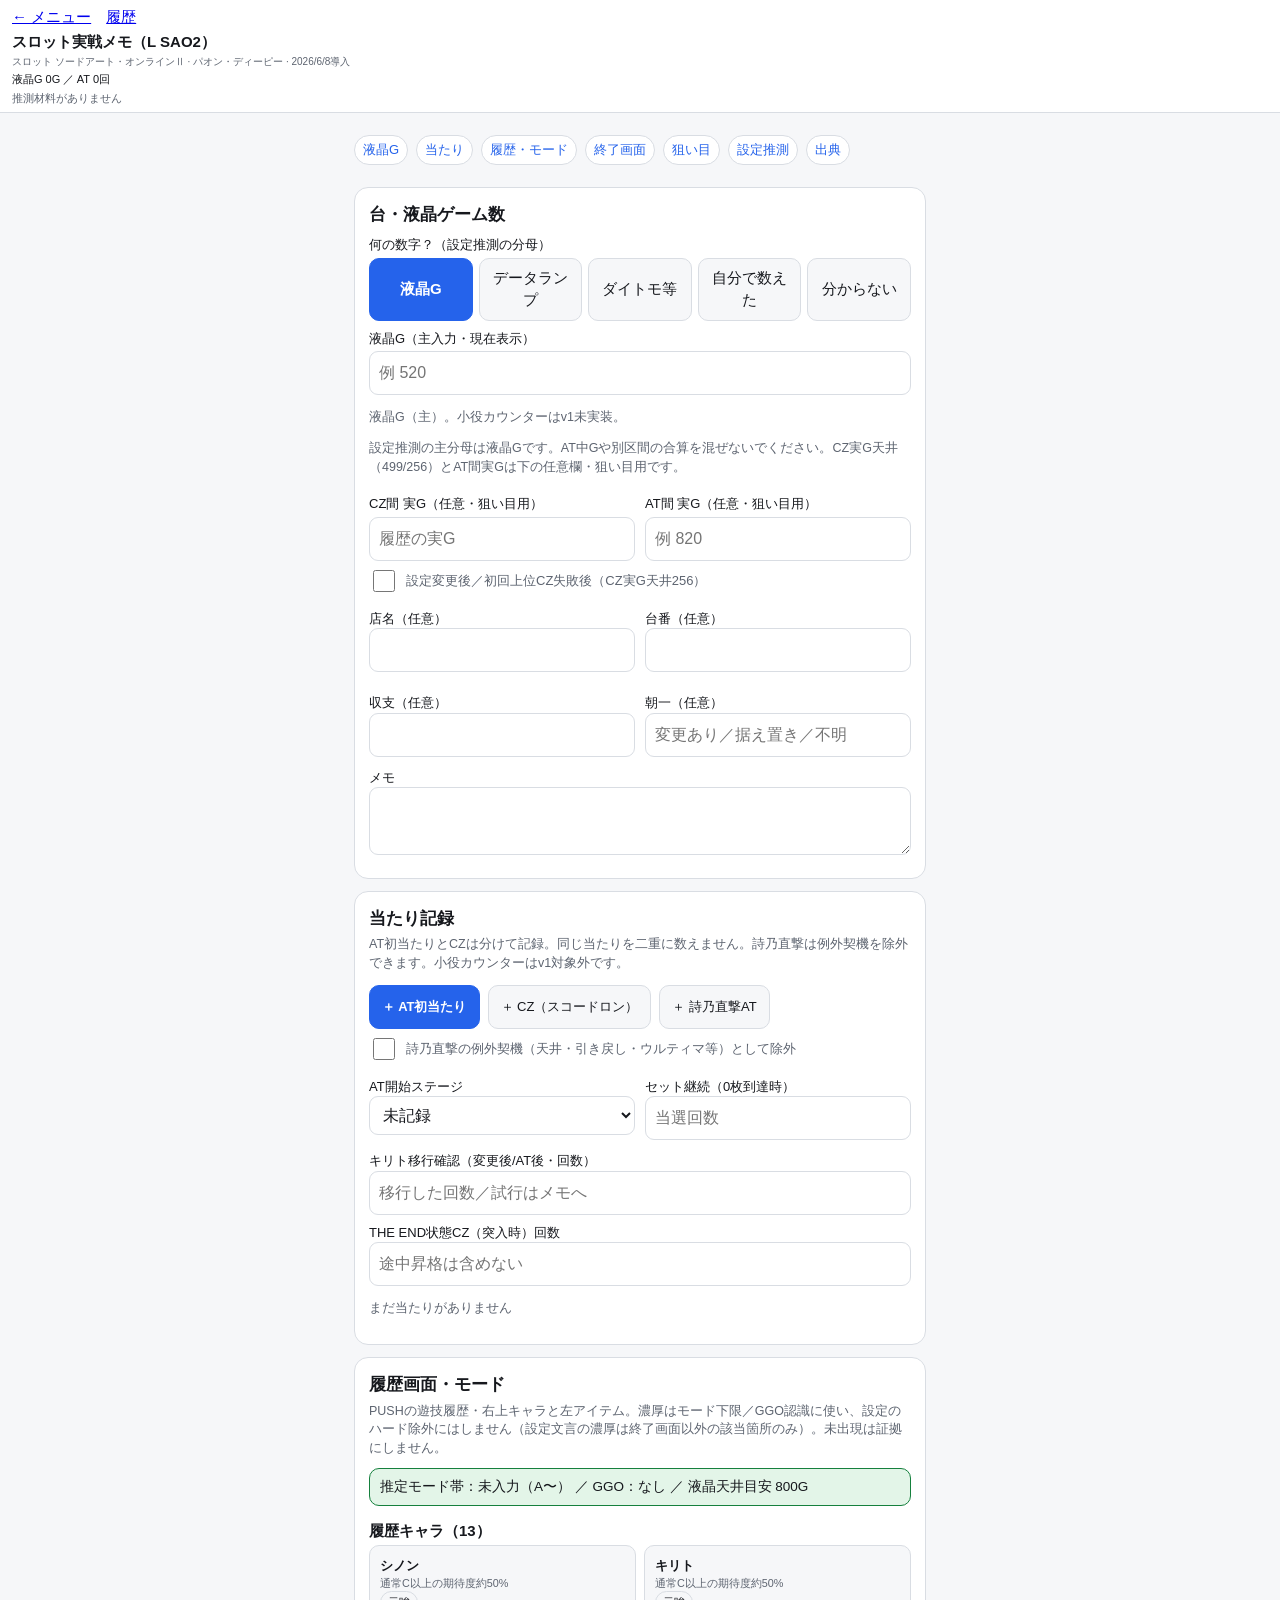
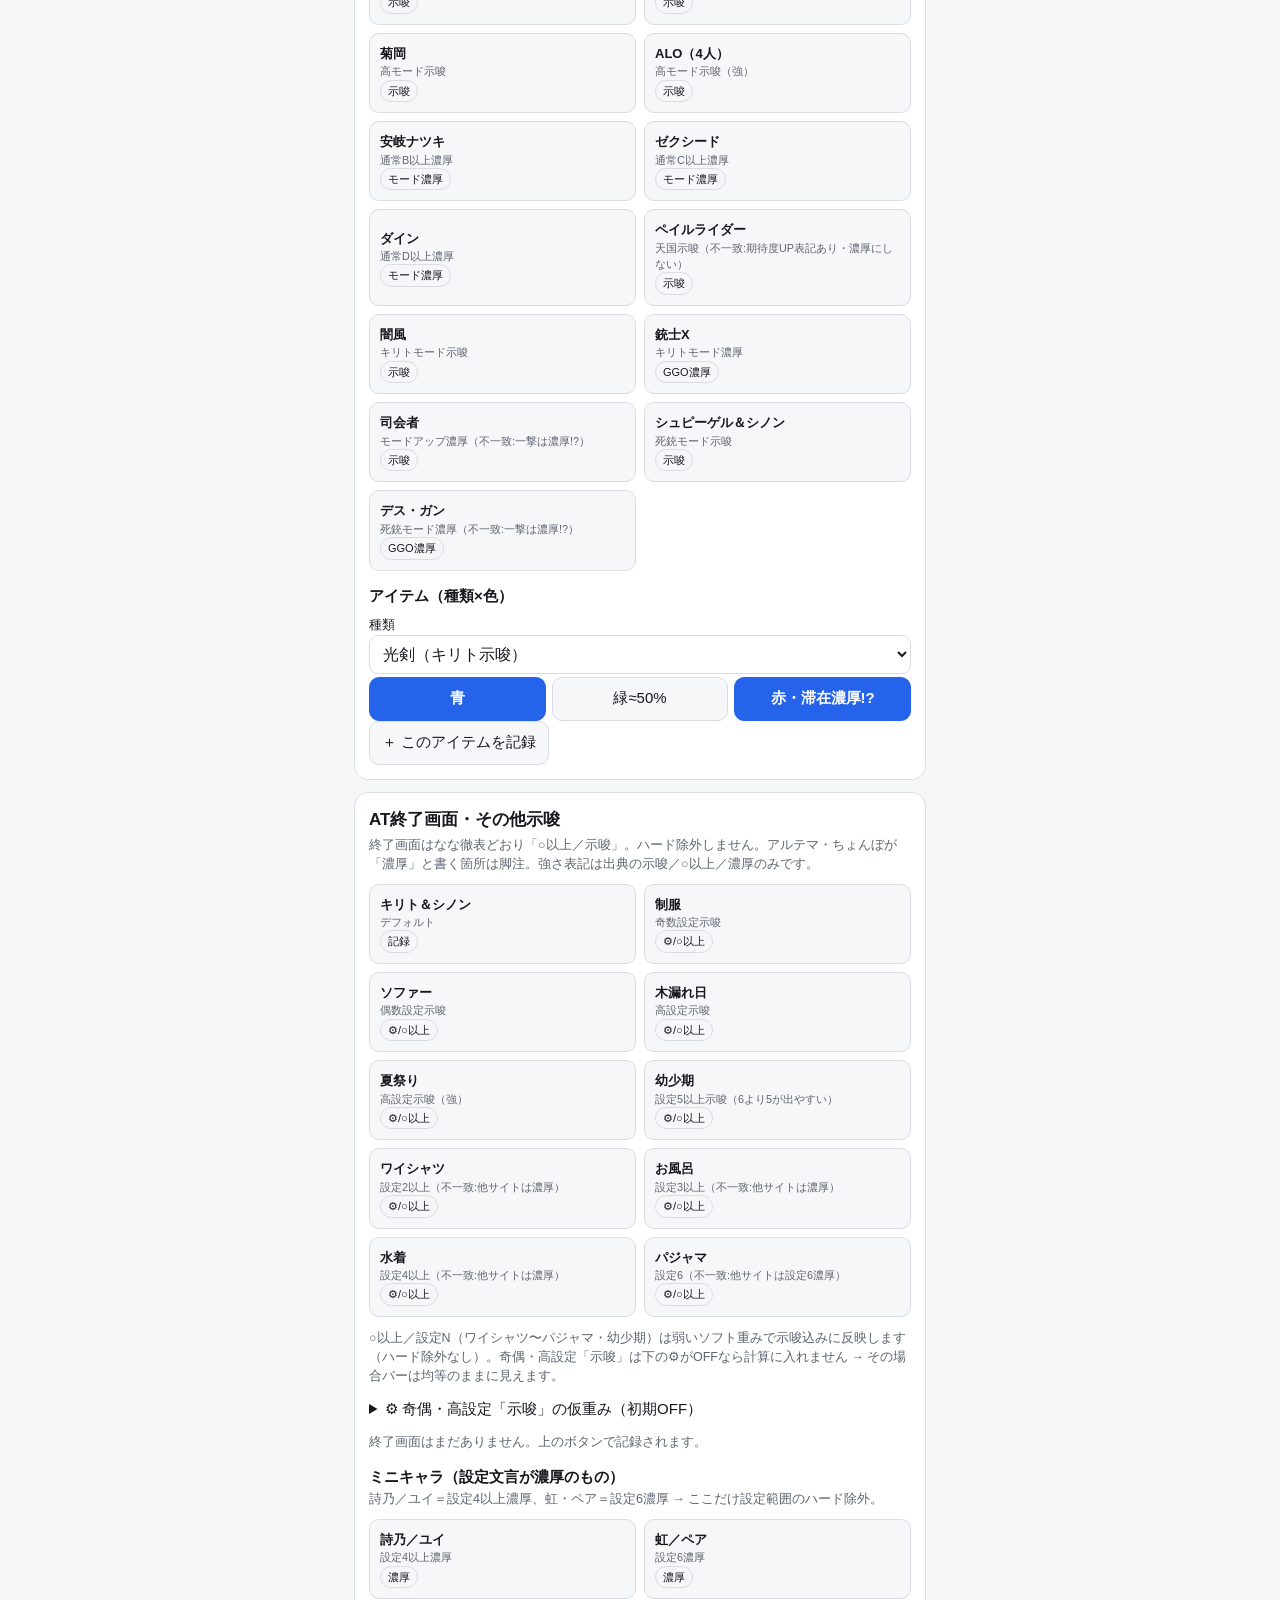
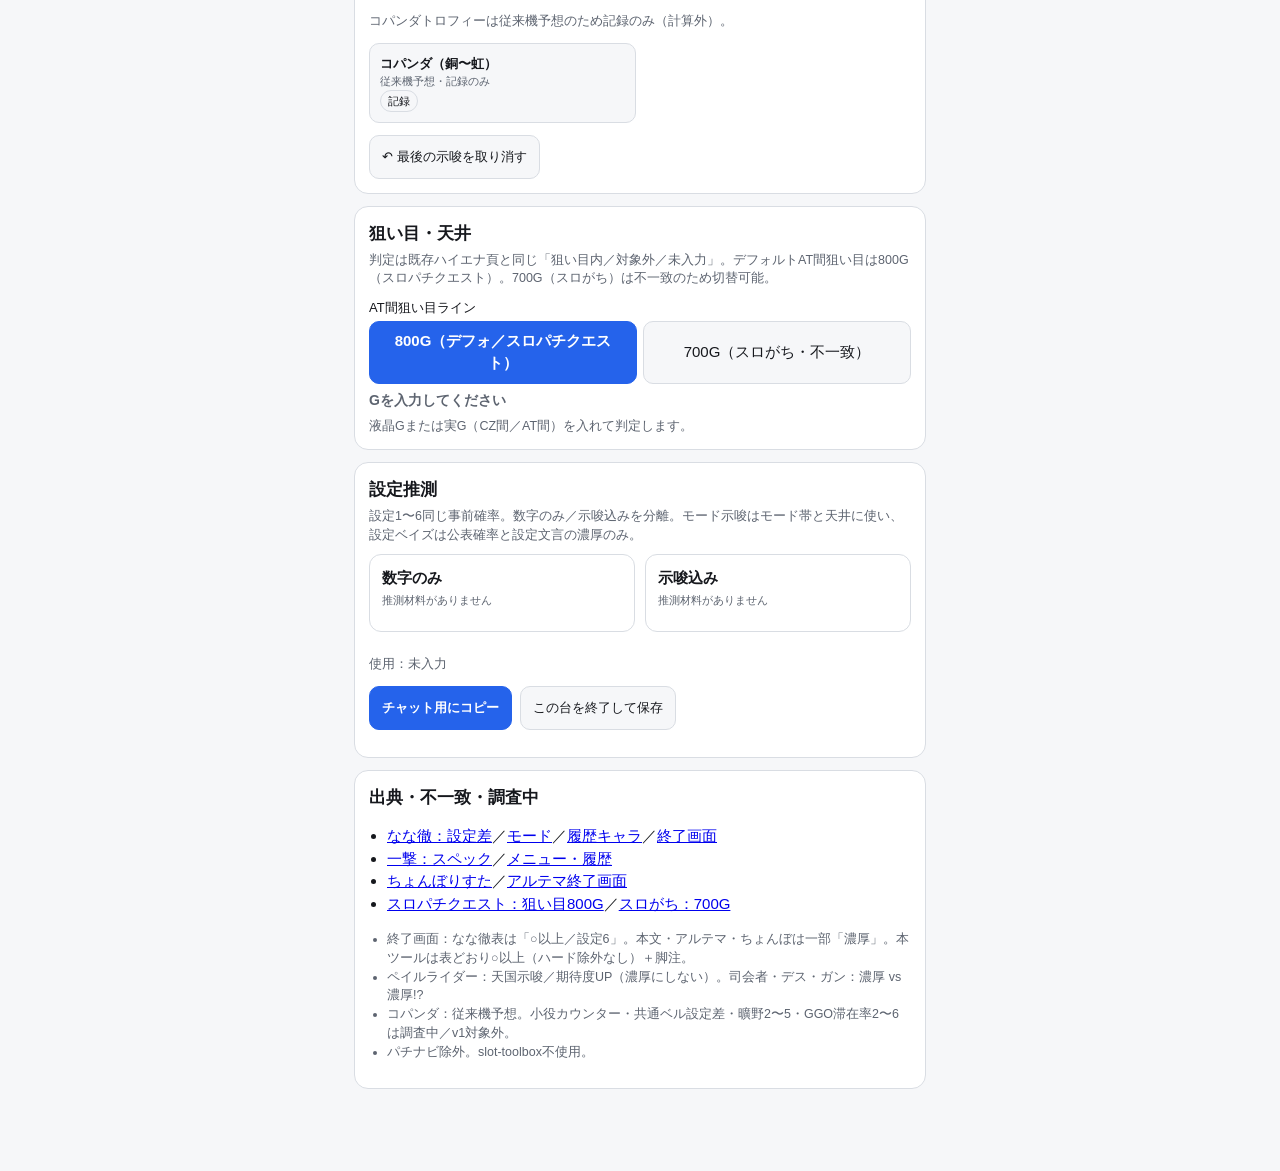
<file: sao2/index.html>
<!DOCTYPE html><html lang="ja"><head><meta charset="utf-8"><meta name="viewport" content="width=device-width,initial-scale=1,viewport-fit=cover"><title>SLOTSENSE SAO2</title><style>
:root{--bg:#f6f7f9;--card:#fff;--text:#16181d;--sub:#5d6470;--border:#d9dde3;--accent:#2563eb;--accentSoft:#e6eeff;--ok:#15803d;--okSoft:#e3f5e8;--warn:#b45309;--danger:#b91c1c}
@media (prefers-color-scheme:dark){:root{--bg:#111318;--card:#1b1e25;--text:#eceef2;--sub:#a0a7b4;--border:#333845;--accent:#5b8cff;--accentSoft:#1f2a44;--ok:#4ade80;--okSoft:#173322;--warn:#f59e0b;--danger:#f87171}}
*{box-sizing:border-box}body{margin:0;background:var(--bg);color:var(--text);font-family:-apple-system,BlinkMacSystemFont,"Hiragino Sans","Noto Sans JP","Yu Gothic",sans-serif;font-size:15px;line-height:1.5;-webkit-text-size-adjust:100%}
main{max-width:600px;margin:auto;padding:12px 14px 70px}header{position:static;padding:12px 14px;background:var(--card);border-bottom:1px solid var(--border)}header h1{font-size:19px;margin:6px 0}
.cap{color:var(--sub);font-size:12.5px;margin:0 0 10px}.note{font-size:12.5px;color:var(--sub)}.warnx{color:var(--warn,#b45309)}.error{color:#b91c1c}.alert{border:1px solid var(--warn);border-radius:10px;padding:8px 10px;margin:8px 0;font-size:13.5px}.okbox{border:1px solid var(--ok);background:var(--okSoft);border-radius:10px;padding:8px 10px;margin:8px 0;font-size:13.5px}
section{background:var(--card);border:1px solid var(--border);border-radius:14px;padding:14px;margin:12px 0;scroll-margin-top:10px}h2{font-size:17px;margin:0 0 4px}h3{font-size:15px;margin:14px 0 2px}
nav{padding:10px 0;display:flex;gap:8px;flex-wrap:wrap;font-size:13px}nav a{color:var(--accent);text-decoration:none;padding:4px 8px;border:1px solid var(--border);border-radius:999px;background:var(--card)}
.hintgrid{display:grid;grid-template-columns:1fr 1fr;gap:8px}.hintgrid button{white-space:normal;text-align:left;min-width:0;padding:10px;font-size:13px;line-height:1.5}.hintgrid button.on{background:var(--accentSoft);border-color:var(--accent);box-shadow:inset 0 0 0 1px var(--accent)}.hintgrid button .cnt{display:inline-block;min-width:1.6em;margin-left:4px;padding:0 6px;border-radius:999px;background:var(--accent);color:#fff;font-size:11px;font-weight:700}.hintgrid b,.hintgrid small{display:block}.hintgrid small{color:var(--sub);font-weight:400}
.grid2{display:grid;grid-template-columns:1fr 1fr;gap:10px}label{display:block;font-size:13px;margin:8px 0 3px}input,select,textarea{width:100%;min-width:0;padding:9px;background:var(--card);color:var(--text);border:1px solid var(--border);border-radius:9px;font:inherit;font-size:16px}
button{font:inherit;min-height:44px;padding:8px 12px;border-radius:10px;border:1px solid var(--border);background:var(--bg);color:var(--text);cursor:pointer;touch-action:manipulation}button.p{background:var(--accent);border-color:var(--accent);color:#fff;font-weight:600}button.sm{min-height:36px;padding:4px 12px}button:active{transform:scale(.97)}button:focus-visible{outline:2px solid var(--accent)}
.seg{display:flex;gap:6px;flex-wrap:wrap}.seg button{flex:1 1 0;min-width:72px;white-space:normal}.seg button.on{background:var(--accent);border-color:var(--accent);color:#fff;font-weight:700}
.logrow{padding:9px;border:1px solid var(--border);border-radius:10px;margin:7px 0;font-size:13px}.toolsbar{display:flex;gap:8px;flex-wrap:wrap;margin-top:12px}.toolsbar button{font-size:13px}
.prob{height:9px;background:var(--border);border-radius:7px;overflow:hidden;margin:4px 0}.prob i{display:block;height:100%;background:var(--accent)}
.resultrow{display:grid;grid-template-columns:1fr 1fr;gap:10px}.resultrow .box{min-width:0}.box{border:1px solid var(--border);border-radius:12px;padding:12px;margin-bottom:10px}
.pill{display:inline-block;border:1px solid var(--border);border-radius:20px;padding:2px 7px;font-size:11px}
.dlg[hidden],[hidden]{display:none!important}.dlg{position:fixed;inset:0;background:rgba(0,0,0,.45);z-index:40;display:flex;align-items:flex-end;justify-content:center;padding:12px}.dlg .box{margin:0;background:var(--card);border-radius:16px 16px 12px 12px;padding:16px;width:100%;max-width:480px;max-height:85vh;overflow:auto}.dlg .acts{display:flex;flex-wrap:wrap;gap:8px;margin-top:12px}.dlg .acts button{font-size:13px}
.hyena{font-weight:700;font-size:14px;line-height:1.5;margin:6px 0}.hyena.in{color:var(--ok)}.hyena.out{color:var(--warn)}.hyena.none{color:var(--sub)}
#copyOut{min-height:210px;font:12px/1.6 ui-monospace,monospace;width:100%;display:none}ul{padding-left:18px}.chk{display:flex;align-items:center;gap:8px;font-size:13px;color:var(--sub);margin:6px 0}.chk input{width:22px;height:22px}
</style><link rel="stylesheet" href="../topbar.css"><script src="../topbar.js"></script></head><body>
<header><a href="../">← メニュー</a>　<a href="../history/">履歴</a><h1>スロット実戦メモ（L SAO2）</h1><p class="cap">スロット ソードアート・オンラインⅡ · パオン・ディーピー · 2026/6/8導入</p></header>
<main><nav><a href="#base">液晶G</a><a href="#hits">当たり</a><a href="#mode">履歴・モード</a><a href="#hints">終了画面</a><a href="#hyena">狙い目</a><a href="#est">設定推測</a><a href="#sources">出典</a></nav>

<section id="base"><h2>台・液晶ゲーム数</h2>
<label>何の数字？（設定推測の分母）</label>
<div class="seg" id="gsrc"><button data-src="lcd">液晶G</button><button data-src="lamp">データランプ</button><button data-src="myslot">ダイトモ等</button><button data-src="manual">自分で数えた</button><button data-src="unknown">分からない</button></div>
<label for="lcdG">液晶G（主入力・現在表示）</label><input id="lcdG" data-f="lcdG" inputmode="numeric" placeholder="例 520">
<p class="note" id="gNote"></p>
<p class="cap">設定推測の主分母は液晶Gです。AT中Gや別区間の合算を混ぜないでください。CZ実G天井（499/256）とAT間実Gは下の任意欄・狙い目用です。</p>
<div class="grid2"><div><label for="czG">CZ間 実G（任意・狙い目用）</label><input id="czG" data-f="czG" inputmode="numeric" placeholder="履歴の実G"></div>
<div><label for="atG">AT間 実G（任意・狙い目用）</label><input id="atG" data-f="atG" inputmode="numeric" placeholder="例 820"></div></div>
<label class="chk"><input type="checkbox" id="reset256" data-bool="reset256">設定変更後／初回上位CZ失敗後（CZ実G天井256）</label>
<div class="grid2"><label>店名（任意）<input data-f="store"></label><label>台番（任意）<input data-f="dai"></label><label>収支（任意）<input data-f="balance"></label><label>朝一（任意）<input data-f="reset" placeholder="変更あり／据え置き／不明"></label></div>
<label>メモ<textarea data-f="notes" rows="2"></textarea></label>
</section>

<section id="hits"><h2>当たり記録</h2>
<p class="cap">AT初当たりとCZは分けて記録。同じ当たりを二重に数えません。詩乃直撃は例外契機を除外できます。小役カウンターはv1対象外です。</p>
<div class="toolsbar"><button class="p" id="addAT">＋ AT初当たり</button><button id="addCZ">＋ CZ（スコードロン）</button><button id="addShinon">＋ 詩乃直撃AT</button></div>
<label class="chk"><input type="checkbox" id="exceptDirect">詩乃直撃の例外契機（天井・引き戻し・ウルティマ等）として除外</label>
<div class="grid2"><label>AT開始ステージ<select id="stage"><option value="">未記録</option><option value="wasteland">荒野（奇数寄り）</option><option value="buggy">バギー（偶数寄り）</option><option value="skip">高確スタート等・除外</option></select></label>
<label>セット継続（0枚到達時）<input data-f="setCont" inputmode="numeric" placeholder="当選回数"></label></div>
<label>キリト移行確認（変更後/AT後・回数）<input data-f="kiritoShift" inputmode="numeric" placeholder="移行した回数／試行はメモへ"></label>
<label>THE END状態CZ（突入時）回数<input data-f="theEnd" inputmode="numeric" placeholder="途中昇格は含めない"></label>
<div id="hitLog"></div>
</section>

<section id="mode"><h2>履歴画面・モード</h2>
<p class="cap">PUSHの遊技履歴・右上キャラと左アイテム。濃厚はモード下限／GGO認識に使い、設定のハード除外にはしません（設定文言の濃厚は終了画面以外の該当箇所のみ）。未出現は証拠にしません。</p>
<div id="modeBox" class="okbox">推定モード帯：未入力</div>
<h3>履歴キャラ（13）</h3>
<div class="hintgrid" id="histBtns"></div>
<h3>アイテム（種類×色）</h3>
<label>種類<select id="itemKind"><option value="sword">光剣（キリト示唆）</option><option value="amusphere">アミュスフィア（詩乃）</option><option value="hecate">へカートⅡ（シノン）</option><option value="blackstar">黒星（死銃）</option><option value="buggy">バギー（全モード）</option></select></label>
<div class="seg" id="itemColor"><button data-color="blue">青</button><button data-color="green">緑≈50%</button><button data-color="red" class="p">赤・滞在濃厚!?</button></div>
<button id="addItem">＋ このアイテムを記録</button>
<div id="modeLog"></div>
</section>

<section id="hints"><h2>AT終了画面・その他示唆</h2>
<p class="cap">終了画面はなな徹表どおり「○以上／示唆」。ハード除外しません。アルテマ・ちょんぼが「濃厚」と書く箇所は脚注。強さ表記は出典の示唆／○以上／濃厚のみです。</p>
<div class="hintgrid" id="endBtns"></div>
<p class="note" id="endSoftNote">○以上／設定N（ワイシャツ〜パジャマ・幼少期）は弱いソフト重みで示唆込みに反映します（ハード除外なし）。奇偶・高設定「示唆」は下の⚙がOFFなら計算に入れません → その場合バーは均等のままに見えます。</p>
<details><summary>⚙ 奇偶・高設定「示唆」の仮重み（初期OFF）</summary>
<label>制服／ソファー／木漏れ日／夏祭りの仮重み<select data-f="unpub"><option value="0">OFF（計算に入れない）</option><option value="1">ON（仮定・弱い重み）</option></select></label>
<p class="note">出現率未公表。ONでも範囲除外はしません。○以上側は⚙に関係なくソフト反映します。</p></details>
<div id="endLog"></div>
<h3>ミニキャラ（設定文言が濃厚のもの）</h3>
<p class="cap">詩乃／ユイ＝設定4以上濃厚、虹・ペア＝設定6濃厚 → ここだけ設定範囲のハード除外。</p>
<div class="hintgrid" id="miniBtns"></div>
<p class="note">コパンダトロフィーは従来機予想のため記録のみ（計算外）。</p>
<div class="hintgrid" id="trophyBtns"></div>
<div class="toolsbar"><button id="undoHint">↶ 最後の示唆を取り消す</button></div>
<div id="hintLog"></div>
</section>

<section id="hyena"><h2>狙い目・天井</h2>
<p class="cap">判定は既存ハイエナ頁と同じ「狙い目内／対象外／未入力」。デフォルトAT間狙い目は800G（スロパチクエスト）。700G（スロがち）は不一致のため切替可能。</p>
<label>AT間狙い目ライン</label>
<div class="seg" id="aimSeg"><button data-aim="800">800G（デフォ／スロパチクエスト）</button><button data-aim="700">700G（スロがち・不一致）</button></div>
<div id="hyenaLine" class="hyena none">Gを入力してください</div>
<div id="hyenaDetail" class="note"></div>
</section>

<section id="est"><h2>設定推測</h2>
<p class="cap">設定1〜6同じ事前確率。数字のみ／示唆込みを分離。モード示唆はモード帯と天井に使い、設定ベイズは公表確率と設定文言の濃厚のみ。</p>
<div id="result"></div>
<div class="toolsbar"><button id="copy" class="p">チャット用にコピー</button><button id="finish">この台を終了して保存</button></div>
<textarea id="copyOut" hidden readonly aria-label="チャット用コピー出力"></textarea>
<p class="note" id="status" role="status"></p>
</section>

<section id="sources"><h2>出典・不一致・調査中</h2>
<ul>
<li><a href="https://nana-press.com/kaiseki/machine/1158/37242/">なな徹：設定差</a>／<a href="https://nana-press.com/kaiseki/machine/1158/37254/">モード</a>／<a href="https://nana-press.com/kaiseki/machine/1158/37273/">履歴キャラ</a>／<a href="https://nana-press.com/kaiseki/machine/1158/37275/">終了画面</a></li>
<li><a href="https://1geki.jp/slot/l_sao2/">一撃：スペック</a>／<a href="https://1geki.jp/slot/l_sao2/8/">メニュー・履歴</a></li>
<li><a href="https://chonborista.com/slot/daito-slot/256112/">ちょんぼりすた</a>／<a href="https://pachimo.altema.jp/lsao2gamen">アルテマ終了画面</a></li>
<li><a href="https://www.slopachi-quest.com/article/surotto-soodoaato-onrain-ii-tenjou/">スロパチクエスト：狙い目800G</a>／<a href="https://slogati.com/lsao2/">スロがち：700G</a></li>
</ul>
<ul class="note">
<li>終了画面：なな徹表は「○以上／設定6」。本文・アルテマ・ちょんぼは一部「濃厚」。本ツールは表どおり○以上（ハード除外なし）＋脚注。</li>
<li>ペイルライダー：天国示唆／期待度UP（濃厚にしない）。司会者・デス・ガン：濃厚 vs 濃厚!?</li>
<li>コパンダ：従来機予想。小役カウンター・共通ベル設定差・曠野2〜5・GGO滞在率2〜6は調査中／v1対象外。</li>
<li>パチナビ除外。slot-toolbox不使用。</li>
</ul>
</section>
</main>

<div class="dlg" id="endDlg" hidden><div class="box"><h3>この台を終了して保存</h3><p class="cap">履歴は作業中の自動保存とは別です。</p>
<div class="grid2"><label>店名<input id="endStore"></label><label>台番<input id="endDai"></label><label>収支<input id="endBal"></label><label>日付<input id="endDate" type="date"></label></div>
<label>メモ<textarea id="endMemo" rows="2"></textarea></label>
<p>保存したあと、いまの入力をどうしますか？</p>
<div class="acts"><button class="p" id="keep">保存して入力は残す</button><button id="clear">保存して入力を消す</button><button id="cancel">やめる</button></div>
</div></div>

<script>
(function(){"use strict";
var KEY="slotmemo:v1:sao2",SESS="slotsense:sessions:v1",TITLE="Lソードアート・オンラインⅡ";
var $=function(id){return document.getElementById(id);};
function esc(s){return String(s==null?"":s).replace(/[&<>"']/g,function(c){return {"&":"&amp;","<":"&lt;",">":"&gt;",'"':"&quot;","'":"&#39;"}[c];});}
function num(s){return Math.max(0,Number(s)||0);}
function empty(){return {v:1,gsrc:"lcd",lcdG:"",czG:"",atG:"",reset256:false,aim:800,unpub:"0",store:"",dai:"",balance:"",reset:"",notes:"",setCont:"",kiritoShift:"",theEnd:"",stage:"",hits:[],ev:[],items:[]};}
var S=empty();try{var o=JSON.parse(localStorage.getItem(KEY)||"null");if(o&&typeof o==="object")Object.keys(S).forEach(function(k){if(o[k]!=null)S[k]=o[k];});}catch(e){}
["hits","ev","items"].forEach(function(k){if(!Array.isArray(S[k]))S[k]=[];});
if(S.aim!==700)S.aim=800;
function save(){try{localStorage.setItem(KEY,JSON.stringify(S));$("status").textContent="自動保存済み";}catch(e){$("status").textContent="自動保存できません。コピーで控えを残してください。";}}

var AT=[386.2,364.3,368.1,326.8,340.6,269.6],CZ=[238.4,232.3,232.7,218.9,225.2,191.7];
var THEEND=[20177.5,17579.1,17586.3,13784.5,11459.0,7077.2];
var SHINON=[18091.8,14160.5,14390.8,8498.0,4723.3,3415.7];
var KIRITO=[.102,.105,.109,.117,.125,.25];
var SETC=[.06,.065,.066,.077,.113,.131];
var STAGE_W=[.6,.4,.6,.4,.6,.4],STAGE_B=[.4,.6,.4,.6,.4,.6];
var MODES=["A","B","C","D","heaven"];
var MODE_CEIL={A:800,B:800,C:650,D:350,heaven:100};

var H=[];
function add(id,n,m,group,opts){opts=opts||{};var h={id:id,n:n,m:m,group:group,modeMin:opts.modeMin||null,ggo:opts.ggo||null,hardGgo:!!opts.hardGgo,allow:opts.allow||null,soft:opts.soft||null,recordOnly:!!opts.recordOnly,note:opts.note||""};H.push(h);return h;}
add("h0","シノン","通常C以上の期待度約50%","hist");
add("h1","キリト","通常C以上の期待度約50%","hist");
add("h2","菊岡","高モード示唆","hist");
add("h3","ALO（4人）","高モード示唆（強）","hist");
add("h4","安岐ナツキ","通常B以上濃厚","hist",{modeMin:"B"});
add("h5","ゼクシード","通常C以上濃厚","hist",{modeMin:"C"});
add("h6","ダイン","通常D以上濃厚","hist",{modeMin:"D"});
add("h7","ペイルライダー","天国示唆（不一致:期待度UP表記あり・濃厚にしない）","hist");
add("h8","闇風","キリトモード示唆","hist",{ggo:"kirito"});
add("h9","銃士X","キリトモード濃厚","hist",{ggo:"kirito",hardGgo:true});
add("h10","司会者","モードアップ濃厚（不一致:一撃は濃厚!?）","hist");
add("h11","シュピーゲル＆シノン","死銃モード示唆","hist",{ggo:"death"});
add("h12","デス・ガン","死銃モード濃厚（不一致:一撃は濃厚!?）","hist",{ggo:"death",hardGgo:true});
add("e0","キリト＆シノン","デフォルト","end",{recordOnly:true});
add("e1","制服","奇数設定示唆","end",{soft:"odd"});
add("e2","ソファー","偶数設定示唆","end",{soft:"even"});
add("e3","木漏れ日","高設定示唆","end",{soft:"high"});
add("e4","夏祭り","高設定示唆（強）","end",{soft:"strong"});
add("e5","幼少期","設定5以上示唆（6より5が出やすい）","end",{soft:"five"});
add("e6","ワイシャツ","設定2以上（不一致:他サイトは濃厚）","end",{soft:"ge2",note:"ハード除外なし"});
add("e7","お風呂","設定3以上（不一致:他サイトは濃厚）","end",{soft:"ge3",note:"ハード除外なし"});
add("e8","水着","設定4以上（不一致:他サイトは濃厚）","end",{soft:"ge4",note:"ハード除外なし"});
add("e9","パジャマ","設定6（不一致:他サイトは設定6濃厚）","end",{soft:"six",note:"ハード除外なし"});
add("m0","詩乃／ユイ","設定4以上濃厚","mini",{allow:[4,5,6]});
add("m1","虹／ペア","設定6濃厚","mini",{allow:[6]});
add("t0","コパンダ（銅〜虹）","従来機予想・記録のみ","trophy",{recordOnly:true});
var MAP={};H.forEach(function(h){MAP[h.id]=h;});

function estG(){return num(S.lcdG);}
function modeState(){
  var order={A:0,B:1,C:2,D:3,heaven:4},min=null,ggo={},notes=[];
  S.ev.forEach(function(e){var h=MAP[e.id];if(!h||h.group!=="hist")return;
    if(h.modeMin){if(min==null||order[h.modeMin]>order[min])min=h.modeMin;notes.push(h.n+"→"+h.m);}
    if(h.ggo){if(h.hardGgo)ggo[h.ggo]="hard";else if(ggo[h.ggo]!=="hard")ggo[h.ggo]="soft";}
  });
  S.items.forEach(function(it){var map={sword:"kirito",amusphere:"shinon",hecate:"sinon",blackstar:"death",buggy:"any"};var g=map[it.kind]||"any";
    if(it.color==="red")ggo[g]="hard";else if(it.color==="green"&&ggo[g]!=="hard")ggo[g]=ggo[g]||"soft";
  });
  return {min:min,ggo:ggo,notes:notes};
}
function lcdCeiling(st){
  var ceil=800;
  if(st.min==="C")ceil=650;else if(st.min==="D")ceil=350;else if(st.min==="heaven")ceil=100;
  if(st.ggo.kirito==="hard")ceil=Math.min(ceil,500);
  return ceil;
}
function hyenaJudge(){
  var at=S.atG===""?null:num(S.atG),cz=S.czG===""?null:num(S.czG),lcd=S.lcdG===""?null:num(S.lcdG);
  var st=modeState(),lcdCeil=lcdCeiling(st),czCeil=S.reset256?256:499,aim=+S.aim||800;
  var parts=[],status="none";
  if(at==null&&cz==null&&lcd==null)return {status:"none",text:"Gを入力してください",detail:"液晶Gまたは実G（CZ間／AT間）を入れて判定します。"};
  if(at!=null){var remAt=Math.max(0,1200-at);var inAim=at>=aim;parts.push("AT間 "+at+"G／狙い目"+aim+"G〜 → "+(inAim?"狙い目内":"対象外")+"／天井まで"+remAt+"G");if(inAim)status="in";else if(status==="none")status="out";}
  if(cz!=null){var remCz=Math.max(0,czCeil-cz);var inCz=cz>=Math.max(0,czCeil-180);parts.push("CZ実G "+cz+"G／天井"+czCeil+" → 天井まで"+remCz+"G");}
  if(lcd!=null){var remL=Math.max(0,lcdCeil-lcd);parts.push("液晶 "+lcd+"G／推定天井"+lcdCeil+(st.min?"（下限"+st.min+"）":"）")+" → 残"+remL+"G");}
  var text=status==="in"?"狙い目内":status==="out"?"対象外":"判定材料不足";
  if(at!=null)text+=" ／ AT天井まで"+Math.max(0,1200-at)+"G";
  return {status:status==="none"&&(cz!=null||lcd!=null)?"out":status,text:text,detail:parts.join(" ｜ "),aim:aim,lcdCeil:lcdCeil};
}

function estimate(withHints){
  var ll=[0,0,0,0,0,0],allowed=[true,true,true,true,true,true],used=[],masks=[],errors=[];
  var g=estG(),ats=S.hits.filter(function(h){return h.kind==="at"||h.kind==="shinon";}).length;
  var czs=S.hits.filter(function(h){return h.kind==="cz";}).length;
  var shin=S.hits.filter(function(h){return h.kind==="shinon"&&!h.except;}).length;
  if(S.gsrc!=="unknown"&&g>0){
    if(ats>g)errors.push("AT回数が液晶Gを超えています");
    else{for(var i=0;i<6;i++){var p=1/AT[i];ll[i]+=ats*Math.log(p)+(g-ats)*Math.log(1-p);}used.push("液晶G＋AT初当たり");}
    if(czs>0&&czs<=g){for(var j=0;j<6;j++){var pc=1/CZ[j];ll[j]+=czs*Math.log(pc)+(g-czs)*Math.log(1-pc);}used.push("CZ回数（ATと別カウント）");}
  }
  var te=num(S.theEnd);if(te>0&&g>0&&S.gsrc!=="unknown"){for(var t=0;t<6;t++){var pt=1/THEEND[t];ll[t]+=te*Math.log(pt)+(Math.max(g,te)-te)*Math.log(1-pt);}used.push("THE END状態CZ（突入時）");}
  if(shin>0&&g>0&&S.gsrc!=="unknown"){for(var s=0;s<6;s++){var ps=1/SHINON[s];ll[s]+=shin*Math.log(ps)+(g-shin)*Math.log(1-ps);}used.push("詩乃直撃（例外除外後）");}
  var ks=num(S.kiritoShift);if(ks>0){for(var k=0;k<6;k++)ll[k]+=ks*Math.log(KIRITO[k]);used.push("キリト移行（変更後/AT後・試行母数は近似）");}
  var sc=num(S.setCont);if(sc>0){for(var c=0;c<6;c++)ll[c]+=sc*Math.log(SETC[c]);used.push("AT終了セット継続");}
  if(S.stage==="wasteland"||S.stage==="buggy"){var arr=S.stage==="wasteland"?STAGE_W:STAGE_B;for(var u=0;u<6;u++)ll[u]+=Math.log(arr[u]);used.push("AT開始ステージ "+(S.stage==="wasteland"?"荒野":"バギー"));}
  if(withHints){
    var softSeen={}, aboveSeen={}, hintSoftSeen={};
    function applySoft(kind,i){var set=i+1,hit=false;
      if(kind==="odd")hit=set%2===1;else if(kind==="even")hit=set%2===0;else if(kind==="high"||kind==="strong")hit=set>=4;else if(kind==="five")hit=set===5;else if(kind==="ge2")hit=set>=2;else if(kind==="ge3")hit=set>=3;else if(kind==="ge4")hit=set>=4;else if(kind==="six")hit=set===6;
      if(hit)ll[i]+=Math.log(kind==="strong"?1.15:kind==="six"||kind.indexOf("ge")===0||kind==="five"?1.12:1.08);
    }
    S.ev.forEach(function(e){var h=MAP[e.id];if(!h)return;
      if(h.allow){allowed=allowed.map(function(a,i){return a&&h.allow.indexOf(i+1)>=0;});if(masks.indexOf(h.n+"："+h.m)<0)masks.push(h.n+"："+h.m);}
      if(!h.soft||h.recordOnly||softSeen[h.id])return;
      softSeen[h.id]=true;
      // ○以上 / 設定N are always soft-weighted (never hard). Odd/even/high "示唆" stay behind ⚙.
      var needsGear=/^(odd|even|high|strong)$/.test(h.soft);
      if(needsGear&&S.unpub!=="1")return;
      for(var i=0;i<6;i++)applySoft(h.soft,i);
      if(needsGear)hintSoftSeen[h.id]=true;else aboveSeen[h.id]=true;
    });
    if(masks.length)used.push("設定文言の濃厚（ミニキャラ等・反復加点なし）");
    if(Object.keys(aboveSeen).length)used.push("終了画面○以上ソフト重み（ハード除外なし）");
    if(Object.keys(hintSoftSeen).length)used.push("⚙奇偶・高設定示唆仮重みON");
    // Mode/history characters intentionally omitted from used[] — they feed mode band / hyena only.
  }
  var conflict=!allowed.some(Boolean);if(conflict||errors.length)return {post:null,used:used,masks:masks,conflict:conflict,errors:errors};
  var max=Math.max.apply(null,ll.filter(function(x,i){return allowed[i];}));var raw=ll.map(function(x,i){return allowed[i]?Math.exp(x-max):0;}),sum=raw.reduce(function(a,b){return a+b;},0);
  return {post:raw.map(function(x){return x/sum;}),used:used,masks:masks,conflict:false,errors:[]};
}
function topHasData(r){
  if(!r||r.conflict||!r.post)return false;
  if(r.masks&&r.masks.length)return true;
  // Mode-only notes must never appear in used; still guard against empty prior display.
  return !!(r.used&&r.used.length);
}
function resultBox(name,r){if(r.post&&!topHasData(r))return '<div class="box"><b>'+name+'</b><p class="ss-empty">推測材料がありません</p></div>';if(!r.post)return '<div class="box"><b>'+name+'</b><p class="error">'+(r.conflict?"示唆が矛盾しています。":esc((r.errors||[]).join("／")))+'</p></div>';var high=r.post.slice(3).reduce(function(a,b){return a+b;},0),best=r.post.indexOf(Math.max.apply(null,r.post))+1;return '<div class="box"><b>'+name+'</b><p>高設定域4〜6 <b>'+Math.round(high*100)+'%</b><br>最有力 設定'+best+'</p>'+r.post.map(function(p,i){return '<small>設定'+(i+1)+'　'+(p*100).toFixed(1)+'%</small><div class="prob"><i style="width:'+(p*100)+'%"></i></div>';}).join("")+'</div>';}
function renderTopEstimate(a,b){var g=estG(),k=S.hits.filter(function(h){return h.kind==="at"||h.kind==="shinon";}).length;var hj=hyenaJudge();SSTop.render({numeric:topHasData(a)?a:null,hints:topHasData(b)?b:null,meta:"液晶G "+g+"G"+(g>0&&k?" ／ AT初当たり 1/"+Math.round(g/k):" ／ AT "+k+"回")+(hj.status==="in"?" ／狙い目内":""),low:S.gsrc==="lamp",masks:b.masks.length,warning:b.conflict?"示唆が矛盾しています":(b.errors&&b.errors.length)?b.errors.join("／"):""});}
function renderHyena(){var j=hyenaJudge();$("hyenaLine").className="hyena "+(j.status==="in"?"in":j.status==="out"?"out":"none");$("hyenaLine").textContent=j.text;$("hyenaDetail").textContent=j.detail;if(window.SSTop&&SSTop.hyena){/* page has own line; keep estimate topbar for settings */}}
function renderMode(){var st=modeState();var ggo=Object.keys(st.ggo).map(function(k){return k+(st.ggo[k]==="hard"?"濃厚":"示唆");}).join("・")||"なし";$("modeBox").textContent="推定モード帯："+(st.min?("通常"+st.min+"以上"+(st.min==="heaven"?"（天国示唆系）":"")):"未入力（A〜）")+" ／ GGO："+ggo+" ／ 液晶天井目安 "+lcdCeiling(st)+"G";}
function renderResult(){var a=estimate(false),b=estimate(true);renderTopEstimate(a,b);renderHyena();renderMode();$("result").innerHTML='<div class="resultrow">'+resultBox("数字のみ",a)+resultBox("示唆込み",b)+'</div><p class="note">使用：'+esc(b.used.join(" ／ ")||"未入力")+'</p>'+(b.masks.length?'<p class="note">設定範囲：'+esc(b.masks.join(" ／ "))+'</p>':""); }
function badge(h){if(h.recordOnly)return "記録";if(h.allow)return "濃厚";if(h.modeMin)return "モード濃厚";if(h.hardGgo)return "GGO濃厚";if(h.soft)return "⚙/○以上";return "示唆";}
function countHint(id){return S.ev.filter(function(e){return e.id===id;}).length;}
function renderHints(){["hist","end","mini","trophy"].forEach(function(g){var el=$(g==="hist"?"histBtns":g==="end"?"endBtns":g==="mini"?"miniBtns":"trophyBtns");el.innerHTML=H.filter(function(h){return h.group===g;}).map(function(h){var c=countHint(h.id);return '<button data-hint="'+h.id+'" class="'+(c?"on":"")+'"><b>'+esc(h.n)+(c?'<span class="cnt">×'+c+'</span>':'')+'</b><small>'+esc(h.m)+'</small><span class="pill">'+badge(h)+'</span></button>';}).join("");});}
function renderLogs(){
  $("hitLog").innerHTML=S.hits.map(function(h,i){return '<div class="logrow">'+(h.kind==="cz"?"CZ":h.kind==="shinon"?"詩乃直撃AT":"AT初当たり")+(h.except?"（例外除外）":"")+' · 液晶'+esc(h.g||"?")+'G <button data-del-hit="'+i+'">✕</button></div>';}).join("")||'<p class="note">まだ当たりがありません</p>';
  $("modeLog").innerHTML=S.ev.filter(function(e){return MAP[e.id]&&MAP[e.id].group==="hist";}).map(function(e){var h=MAP[e.id];return '<div class="logrow">履歴：'+esc(h.n)+' · '+esc(h.m)+' <button data-del-ev="'+S.ev.indexOf(e)+'">✕</button></div>';}).join("")+S.items.map(function(it,i){return '<div class="logrow">アイテム：'+esc(it.kind)+'／'+esc(it.color)+' <button data-del-item="'+i+'">✕</button></div>';}).join("");
  var ends=S.ev.map(function(e,i){return {e:e,i:i,h:MAP[e.id]};}).filter(function(x){return x.h&&x.h.group==="end";});
  $("endLog").innerHTML=ends.length?'<h3>記録した終了画面</h3>'+ends.map(function(x){return '<div class="logrow">'+esc(x.h.n)+' · '+esc(x.h.m)+' · 液晶'+esc(x.e.g||"?")+'G <button data-del-ev="'+x.i+'" aria-label="この終了画面を取り消し">✕</button></div>';}).join(""):'<p class="note" id="endLogEmpty">終了画面はまだありません。上のボタンで記録されます。</p>';
  $("hintLog").innerHTML=S.ev.filter(function(e){return MAP[e.id]&&MAP[e.id].group!=="hist"&&MAP[e.id].group!=="end";}).map(function(e){var h=MAP[e.id];return '<div class="logrow">'+esc(h.n)+' · '+esc(h.m)+' <button data-del-ev="'+S.ev.indexOf(e)+'">✕</button></div>';}).join("");
}
var SRC={lcd:"液晶G（主）",lamp:"データランプ（信頼度低め）",myslot:"ダイトモ等",manual:"自分で数えたG",unknown:"分からない（G確率は計算外）"};
function render(){document.querySelectorAll("[data-f]").forEach(function(el){if(document.activeElement!==el)el.value=S[el.dataset.f]||"";});
  document.querySelectorAll("[data-src]").forEach(function(b){b.classList.toggle("on",b.dataset.src===S.gsrc);});
  document.querySelectorAll("[data-aim]").forEach(function(b){b.classList.toggle("on",+b.dataset.aim===+S.aim);});
  $("reset256").checked=!!S.reset256;$("gNote").textContent=SRC[S.gsrc]+"。小役カウンターはv1未実装。";
  if($("stage"))$("stage").value=S.stage||"";
  renderHints();renderLogs();renderResult();}
function commit(){save();render();}
function copyText(){function fmt(r){return !r.post?r.conflict?"矛盾":"保留":r.post.map(function(p,i){return (i+1)+":"+(p*100).toFixed(1)+"%";}).join(" ");}
  var st=modeState(),j=hyenaJudge();
  return ["【SLOTSENSE / "+TITLE+"】",new Date().toLocaleDateString("ja-JP",{timeZone:"Asia/Tokyo"}),"店: "+(S.store||"-")+" 台番: "+(S.dai||"-")+" 収支: "+(S.balance||"-"),"液晶G: "+(S.lcdG||"-")+"／出所: "+SRC[S.gsrc],"CZ実G: "+(S.czG||"-")+" AT実G: "+(S.atG||"-")+" 狙い目ライン: "+S.aim+"G","AT: "+S.hits.filter(function(h){return h.kind==="at"||h.kind==="shinon";}).length+" / CZ: "+S.hits.filter(function(h){return h.kind==="cz";}).length,"モード帯: "+(st.min||"未入力")+" GGO: "+JSON.stringify(st.ggo),"ハイエナ: "+j.text,"数字のみ: "+fmt(estimate(false)),"示唆込み: "+fmt(estimate(true)),"終了画面は○以上（ハード除外なし・不一致脚注あり）","メモ: "+(S.notes||"-")].join("\n");}
function copy(){var out=$("copyOut");out.hidden=false;out.style.display="block";out.value=copyText();function fallback(){out.focus();out.select();$("status").textContent="欄を長押ししてコピーしてください。";}if(navigator.clipboard&&navigator.clipboard.writeText)navigator.clipboard.writeText(out.value).then(function(){$("status").textContent="コピーしました";},fallback);else fallback();}
function today(){return new Date().toLocaleDateString("sv-SE",{timeZone:"Asia/Tokyo"});}
function finish(){[["endStore","store"],["endDai","dai"],["endBal","balance"],["endMemo","notes"]].forEach(function(p){$(p[0]).value=S[p[1]]||"";});$("endDate").value=today();$("endDlg").hidden=false;}
function finishSave(clear){var prev=S;S=Object.assign({},S,{store:$("endStore").value,dai:$("endDai").value,balance:$("endBal").value,notes:$("endMemo").value});
  try{var a=JSON.parse(localStorage.getItem(SESS)||"[]");if(!Array.isArray(a))throw Error("bad");a.push({id:"sao2-"+Date.now(),machine:"sao2",title:TITLE,createdAt:new Date().toISOString(),date:$("endDate").value||today(),store:S.store,dai:S.dai,balance:S.balance,summary:"液晶"+(S.lcdG||0)+"G ／ AT"+S.hits.filter(function(h){return h.kind!=="cz";}).length+"回",text:copyText(),data:JSON.parse(JSON.stringify(S))});localStorage.setItem(SESS,JSON.stringify(a));}catch(e){S=prev;alert("履歴を保存できませんでした");return;}
  if(clear)S=empty();$("endDlg").hidden=true;commit();$("status").textContent="履歴に保存しました。";}

document.addEventListener("input",function(e){var el=e.target;if(!el.dataset.f)return;var f=el.dataset.f;if(/G$|setCont|kiritoShift|theEnd/.test(f))el.value=el.value.replace(/[^0-9]/g,"");S[f]=el.value;save();renderResult();});
document.addEventListener("change",function(e){var el=e.target;if(el.id==="reset256"){S.reset256=el.checked;commit();return;}if(el.id==="stage"){S.stage=el.value;commit();return;}if(el.dataset.f){S[el.dataset.f]=el.value;commit();}});
document.addEventListener("click",function(e){var b=e.target.closest("button");if(!b)return;var d=b.dataset;
  if(d.src){S.gsrc=d.src;commit();return;}
  if(d.aim){S.aim=+d.aim;commit();return;}
  if(d.hint){S.ev.push({id:d.hint,g:S.lcdG,at:new Date().toISOString()});commit();var hh=MAP[d.hint];if(hh&&hh.group==="end")$("status").textContent=hh.n+" を記録しました（終了画面×"+countHint(d.hint)+"）";return;}
  if(d.delHit!==undefined){S.hits.splice(+d.delHit,1);commit();return;}
  if(d.delEv!==undefined){S.ev.splice(+d.delEv,1);commit();return;}
  if(d.delItem!==undefined){S.items.splice(+d.delItem,1);commit();return;}
  if(b.id==="addAT"||b.id==="addCZ"||b.id==="addShinon"){S.hits.push({kind:b.id==="addCZ"?"cz":b.id==="addShinon"?"shinon":"at",g:S.lcdG,except:b.id==="addShinon"&&$("exceptDirect").checked,at:new Date().toISOString()});commit();return;}
  if(b.id==="addItem"){var color=(document.querySelector("#itemColor button.on")||{}).dataset;color=color&&color.color||"blue";S.items.push({kind:$("itemKind").value,color:color,at:new Date().toISOString()});commit();return;}
  if(d.color){document.querySelectorAll("#itemColor button").forEach(function(x){x.classList.toggle("on",x===b);});return;}
  if(b.id==="undoHint"){S.ev.pop();commit();return;}
  if(b.id==="copy")copy();if(b.id==="finish")finish();if(b.id==="cancel")$("endDlg").hidden=true;if(b.id==="keep")finishSave(false);if(b.id==="clear")finishSave(true);
});
document.addEventListener("keydown",function(e){if(e.key==="Escape")$("endDlg").hidden=true;});
document.querySelector('#itemColor button[data-color="blue"]').classList.add("on");
render();window.sao2Test={estimate:estimate,modeState:modeState,hyenaJudge:hyenaJudge,lcdCeiling:lcdCeiling,hints:H,KEY:KEY};
})();
</script></body></html>
</file>
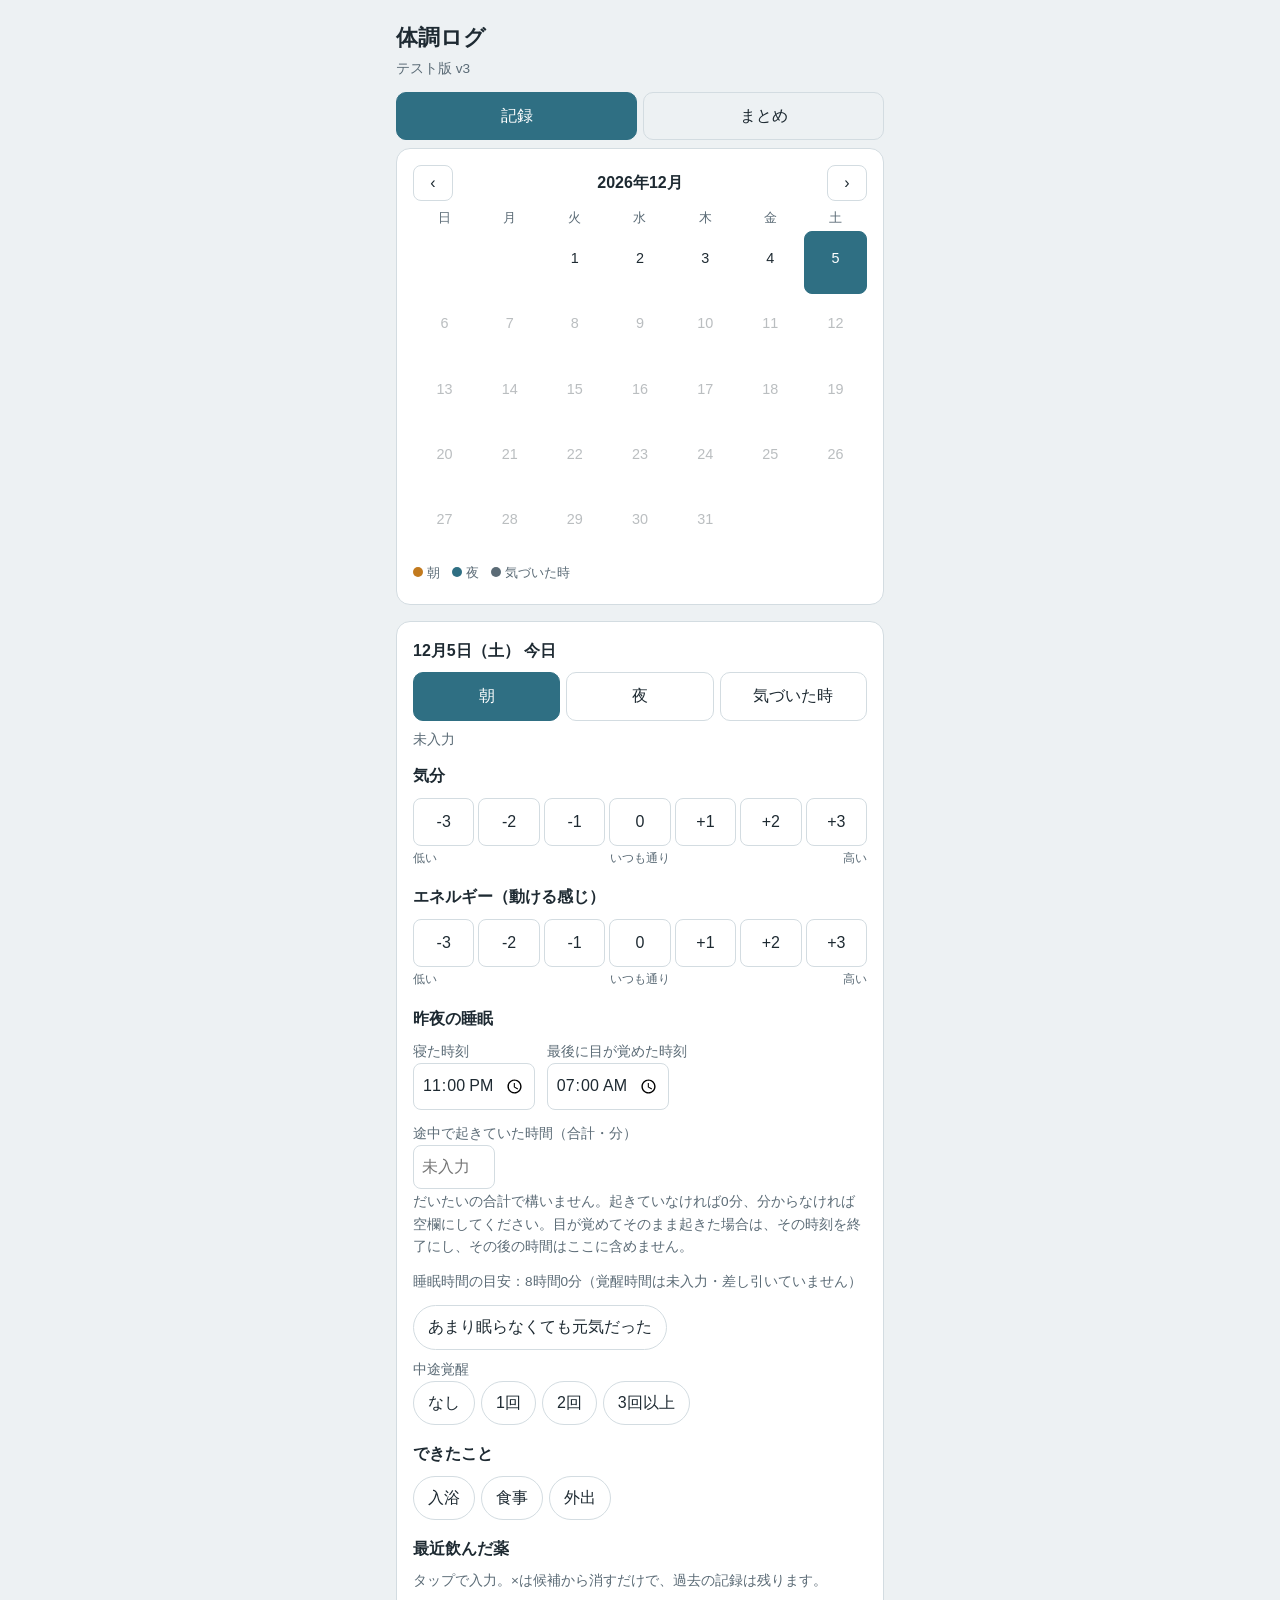
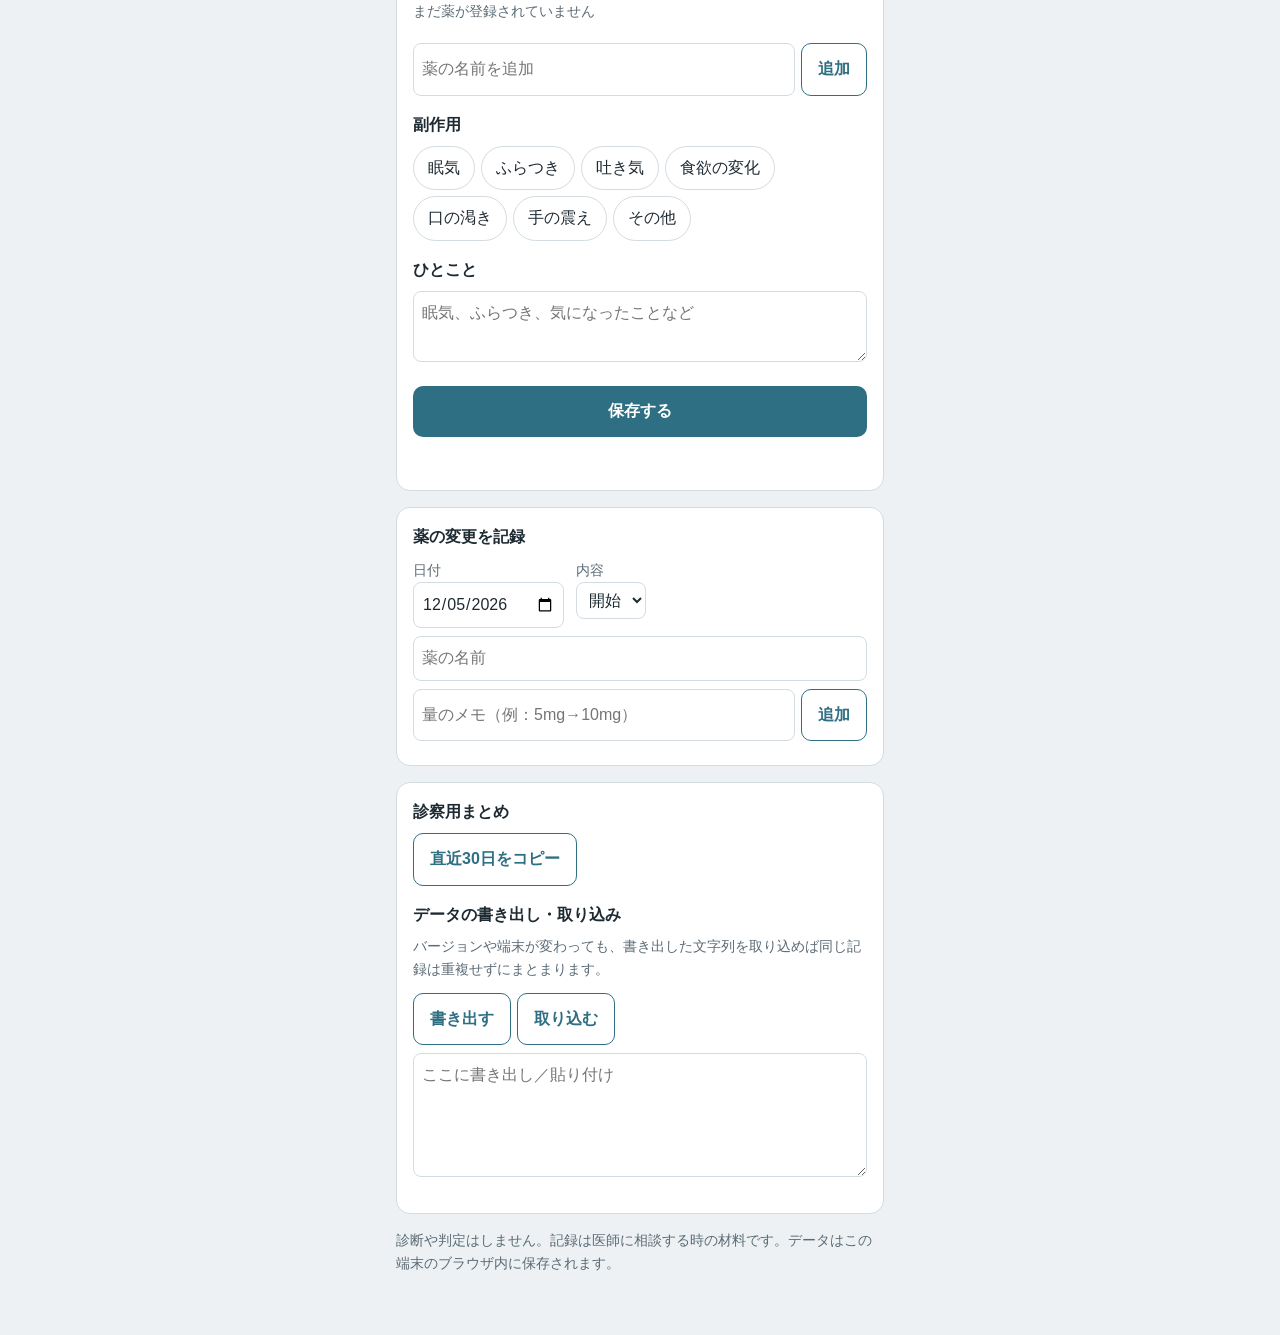
<file: taicho/index.html>
<!DOCTYPE html>
<html lang="ja">
<head>
<meta charset="utf-8">
<meta name="viewport" content="width=device-width, initial-scale=1, viewport-fit=cover">
<title>体調ログ（テスト版）</title>
<style>
:root{--bg:#EDF1F3;--panel:#fff;--ink:#1E2A32;--muted:#5B6B76;--line:#D3DCE1;--accent:#2F6F83;--energy:#C27A1E;--lowneed:#163B67;--on:#fff;color-scheme:light;
box-sizing:border-box;padding-top:env(safe-area-inset-top,0px);padding-bottom:env(safe-area-inset-bottom,0px)}
@media (prefers-color-scheme:dark){:root:not([data-theme="light"]){--bg:#12181C;--panel:#1A2227;--ink:#E4EBEF;--muted:#9AAAB5;--line:#2C3841;--accent:#6BB3C7;--energy:#E0A24F;--lowneed:#A8C9FF;--on:#10181C;color-scheme:dark}}
:root[data-theme="dark"]{--bg:#12181C;--panel:#1A2227;--ink:#E4EBEF;--muted:#9AAAB5;--line:#2C3841;--accent:#6BB3C7;--energy:#E0A24F;--lowneed:#A8C9FF;--on:#10181C;color-scheme:dark}
html{scroll-padding-top:env(safe-area-inset-top,0px)}
*{box-sizing:border-box}
body{margin:0;background:var(--bg);color:var(--ink);font:16px/1.65 "Hiragino Sans","Yu Gothic UI","Noto Sans JP",sans-serif}
main{max-width:520px;margin:0 auto;padding:20px 16px 48px}
h1{font-size:1.35rem;margin:0}h2{font-size:1rem;margin:0 0 8px}
.sub,.note{color:var(--muted);font-size:.85rem;margin:2px 0 12px}
.panel{background:var(--panel);border:1px solid var(--line);border-radius:14px;padding:16px;margin-bottom:16px}
.row{margin-bottom:16px}
button{font:inherit}
.calh{display:flex;justify-content:space-between;align-items:center;margin-bottom:6px}
.calh button{border:1px solid var(--line);background:transparent;color:var(--ink);border-radius:8px;width:40px;height:36px}
.cal{display:grid;grid-template-columns:repeat(7,1fr);gap:2px;text-align:center}
.cal i{font-style:normal;color:var(--muted);font-size:.8rem}
.cal button{aspect-ratio:1;border:1px solid transparent;background:transparent;color:var(--ink);border-radius:8px;font-size:.9rem;padding:2px;display:flex;flex-direction:column;align-items:center;justify-content:center}
.cal button.td{border-color:var(--accent)}.cal button.sel{background:var(--accent);color:var(--on)}.cal button:disabled{opacity:.3}
.cal em{display:flex;gap:2px;height:6px}
.cal u{width:5px;height:5px;border-radius:50%;display:block}
.cal u.a{background:var(--energy)}.cal u.p{background:var(--accent)}.cal u.n{background:var(--muted)}.cal .sel u{box-shadow:0 0 0 1px var(--on)}
.tabs{display:flex;gap:6px;margin-bottom:8px}
.tabs button{flex:1;padding:10px 4px;border:1px solid var(--line);background:transparent;color:var(--ink);border-radius:10px}
.tabs button.on{background:var(--accent);color:var(--on);border-color:var(--accent)}
.scale{display:grid;grid-template-columns:repeat(7,1fr);gap:4px}
.scale button,.chip{border:1px solid var(--line);background:transparent;color:var(--ink);border-radius:8px;padding:10px 0}
.scale button.on,.chip.on{background:var(--accent);color:var(--on);border-color:var(--accent)}
.ends{display:flex;justify-content:space-between;color:var(--muted);font-size:.78rem;margin-top:2px}
.chips{display:flex;flex-wrap:wrap;gap:6px}.chip{padding:8px 14px;border-radius:999px}
.times{display:flex;gap:12px;flex-wrap:wrap}
label{font-size:.88rem;color:var(--muted);display:block}
input[type=time],input[type=text],input[type=number],textarea{font:inherit;color:var(--ink);background:transparent;border:1px solid var(--line);border-radius:8px;padding:8px}
textarea{width:100%}
.add{display:flex;gap:6px;margin-top:8px}.add input{flex:1;min-width:0}
.btn{border:0;background:var(--accent);color:var(--on);border-radius:10px;padding:12px 16px;font-weight:600}
.btn.o{background:transparent;color:var(--accent);border:1px solid var(--accent)}
#save{width:100%}#msg{min-height:1.5em;color:var(--accent);font-size:.9rem;margin:8px 0 0}
.legend{display:flex;flex-wrap:wrap;gap:12px;font-size:.82rem;color:var(--muted);margin-bottom:4px}
.dot{display:inline-block;width:10px;height:10px;border-radius:50%;margin-right:4px}
svg{width:100%;height:auto;display:block}
.hist{list-style:none;margin:8px 0 0;padding:0}
.hist li{display:flex;gap:8px;justify-content:space-between;border-top:1px solid var(--line);padding:8px 0;font-size:.88rem}
.hist small{color:var(--muted)}.hist button{border:0;background:none;color:var(--muted);font-size:1.1rem}
button:focus-visible,input:focus-visible,textarea:focus-visible{outline:2px solid var(--accent);outline-offset:2px}
input[type=date],select{font:inherit;color:var(--ink);background:transparent;border:1px solid var(--line);border-radius:8px;padding:8px}
.stats{display:flex;flex-wrap:wrap;gap:4px 16px;margin:4px 0 8px}.stats b{font-size:1.2rem}
.sleep-average{margin:4px 0 8px}.sleep-average b{font-size:1.2rem}
.sleep-extremes{display:grid;grid-template-columns:repeat(2,minmax(0,1fr));gap:8px;margin-bottom:12px}
.sleep-extremes b{font-size:1.15rem}.sleep-extremes small{display:block;color:var(--muted);font-size:.82rem}
.sleep-period{margin:12px 0 4px}.sleep-axis-note{margin:4px 0 10px}
.diamond{display:inline-block;width:9px;height:9px;margin:0 6px 1px 2px;transform:rotate(45deg);background:var(--lowneed);border:1px solid var(--panel)}
.bar{display:flex;align-items:center;gap:8px;margin:5px 0;font-size:.92rem}.bar i{display:block;height:10px;border-radius:5px;background:var(--accent);opacity:.7}
.chg{border-top:1px solid var(--line);padding:8px 0}.ba{display:grid;grid-template-columns:3.4em 1fr 1fr 1fr;gap:4px;font-size:.85rem}.ba span:first-child{color:var(--muted)}
details summary{color:var(--accent);padding:6px 0}details p{margin:4px 0;font-size:.88rem}
#per button{font-size:.8rem;padding:8px 2px}#ov button{padding:6px 4px;font-size:.85rem}
.tg{display:inline-flex}.tg .chip{border-radius:999px 0 0 999px;padding:8px 8px 8px 14px}
.x{border:1px solid var(--line);border-left:0;background:transparent;color:var(--muted);border-radius:0 999px 999px 0;padding:8px 12px}
</style>
<!-- PWA:START -->
<link rel="manifest" href="/taicho/manifest.webmanifest">
<link rel="icon" type="image/png" href="/taicho/icons/icon-192.png">
<link rel="apple-touch-icon" href="/taicho/icons/apple-touch-icon.png">
<meta name="apple-mobile-web-app-capable" content="yes">
<meta name="mobile-web-app-capable" content="yes">
<meta name="apple-mobile-web-app-status-bar-style" content="default">
<meta name="apple-mobile-web-app-title" content="体調ログ">
<meta name="theme-color" content="#EDF1F3" media="(prefers-color-scheme: light)">
<meta name="theme-color" content="#12181C" media="(prefers-color-scheme: dark)">
<script>if('serviceWorker' in navigator){addEventListener('load',function(){navigator.serviceWorker.register('/taicho/sw.js',{scope:'/taicho/'}).catch(function(){})})}</script>
<!-- PWA:END -->
</head>
<body>
<main>
<h1>体調ログ</h1>
<p class="sub">テスト版 v3</p>
<div class="tabs" id="vt"><button type="button" data-view="rec" class="on">記録</button><button type="button" data-view="sum">まとめ</button></div>

<div id="recv">
<section class="panel"><div id="cal"></div>
<div class="legend" style="margin-top:8px"><span><i class="dot" style="background:var(--energy)"></i>朝</span><span><i class="dot" style="background:var(--accent)"></i>夜</span><span><i class="dot" style="background:var(--muted)"></i>気づいた時</span></div></section>

<section class="panel">
<h2 id="dlabel"></h2>
<div class="tabs" id="tabs"></div>
<p class="note" id="stat"></p>
<div class="row"><h2>気分</h2><div class="scale" id="mood"></div><div class="ends"><span>低い</span><span>いつも通り</span><span>高い</span></div></div>
<div class="row"><h2>エネルギー（動ける感じ）</h2><div class="scale" id="energy"></div><div class="ends"><span>低い</span><span>いつも通り</span><span>高い</span></div></div>
<div class="row" id="sleep" hidden><h2>昨夜の睡眠</h2>
<div class="times"><div><label for="bed">寝た時刻</label><input type="time" id="bed"></div><div><label for="wake">最後に目が覚めた時刻</label><input type="time" id="wake"></div></div>
<div style="margin-top:12px"><label for="awake">途中で起きていた時間（合計・分）</label><input type="number" id="awake" min="0" max="1440" step="1" inputmode="numeric" placeholder="未入力" aria-describedby="awakehelp"><p class="note" id="awakehelp">だいたいの合計で構いません。起きていなければ0分、分からなければ空欄にしてください。目が覚めてそのまま起きた場合は、その時刻を終了にし、その後の時間はここに含めません。</p><p class="note" id="sleepcalc" role="status"></p></div>
<div class="chips" style="margin-top:8px"><button type="button" class="chip" id="lowneed">あまり眠らなくても元気だった</button></div><label style="margin-top:8px">中途覚醒</label><div class="chips" id="wk"></div></div>
<div class="row"><h2>できたこと</h2><div class="chips" id="done"></div></div>
<div class="row"><h2>最近飲んだ薬</h2><p class="note" style="margin:0 0 6px">タップで入力。×は候補から消すだけで、過去の記録は残ります。</p><div class="chips" id="meds"></div>
<div class="add"><input type="text" id="newmed" placeholder="薬の名前を追加" aria-label="薬の名前"><button type="button" class="btn o" id="addmed">追加</button></div></div>
<div class="row"><h2>副作用</h2><div class="chips" id="se"></div></div>
<div class="row"><h2>ひとこと</h2><textarea id="note" rows="2" placeholder="眠気、ふらつき、気になったことなど"></textarea></div>
<button class="btn" id="save" type="button">保存する</button>
<p id="msg" role="status"></p>
<button class="btn o" id="del" type="button" hidden>この枠の記録を削除</button>
<ul class="hist" id="hist"></ul>
</section>

<section class="panel"><h2>薬の変更を記録</h2>
<div class="times"><div><label for="cdate">日付</label><input type="date" id="cdate"></div><div><label for="ckind">内容</label><select id="ckind"><option>開始</option><option>増量</option><option>減量</option><option>中止</option></select></div></div>
<div class="add"><input type="text" id="cmed" list="medl" placeholder="薬の名前" aria-label="変更した薬の名前"><datalist id="medl"></datalist></div>
<div class="add"><input type="text" id="cmemo" placeholder="量のメモ（例：5mg→10mg）" aria-label="量のメモ"><button type="button" class="btn o" id="cadd">追加</button></div>
<ul class="hist" id="clist"></ul></section>


<section class="panel"><h2>診察用まとめ</h2>
<button class="btn o" id="copy" type="button">直近30日をコピー</button>
<p class="note" id="copymsg" style="white-space:pre-wrap"></p>
<h2 style="margin-top:16px">データの書き出し・取り込み</h2>
<p class="note">バージョンや端末が変わっても、書き出した文字列を取り込めば同じ記録は重複せずにまとまります。</p>
<div class="add" style="margin:0 0 8px"><button class="btn o" id="exp" type="button">書き出す</button><button class="btn o" id="imp" type="button">取り込む</button></div>
<textarea id="io" rows="4" placeholder="ここに書き出し／貼り付け" aria-label="データ"></textarea>
<p class="note" id="iomsg"></p></section>

</div>
<div id="sumv" hidden>
<div class="tabs" id="per"><button type="button" data-p="7">1週間</button><button type="button" data-p="14">2週間</button><button type="button" data-p="30" class="on">1か月</button><button type="button" data-p="90">3か月</button><button type="button" data-p="180">半年</button><button type="button" data-p="365">1年</button></div>
<section class="panel"><h2>気分の波</h2><div class="tabs" id="ov"><button type="button" data-o="sep">分けて表示</button><button type="button" data-o="mix">重ねて表示</button></div><div id="s1"></div></section>
<section class="panel"><h2>睡眠</h2><div id="s2"></div></section>
<section class="panel"><h2>できたこと</h2><div id="s5"></div></section>
<section class="panel"><h2>飲んだ薬</h2><div id="s6"></div></section>
<section class="panel"><h2>薬の変更後</h2><div id="s3"></div></section>
<section class="panel"><h2>副作用</h2><div id="s4"></div></section>
</div>
<p class="note">診断や判定はしません。記録は医師に相談する時の材料です。データはこの端末のブラウザ内に保存されます。</p>
</main>
<script>
const K2='taicho-log-v2',K1='taicho-log-v1',MN={am:'朝',pm:'夜',any:'気づいた時'},DONE=['入浴','食事','外出'],V=[-3,-2,-1,0,1,2,3],RK={am:0,pm:1,any:2},SE=["眠気","ふらつき","吐き気","食欲の変化","口の渇き","手の震え","その他"];
let S={v:2,meds:[],items:[]},mode,sel,vy,vm,mood=null,energy=null,lowneed=false,done=new Set(),taken=new Set(),wn=null,se=new Set(),per=30;
const $=s=>document.querySelector(s),sg=v=>v>0?'+'+v:''+v,p2=n=>String(n).padStart(2,'0');
const esc=s=>String(s).replace(/[&<>"]/g,c=>({'&':'&amp;','<':'&lt;','>':'&gt;','"':'&quot;'}[c]));
const dk=d=>{d=new Date(d);return d.getFullYear()+'-'+p2(d.getMonth()+1)+'-'+p2(d.getDate())},hm=t=>{const d=new Date(t);return p2(d.getHours())+':'+p2(d.getMinutes())};
const today=dk(new Date()),avg=a=>a.length?a.reduce((x,y)=>x+y,0)/a.length:null;
let loadBlocked=false,rawRecovery=null;
const storageError='保存できませんでした。入力は残しています。書き出しで控えを取ってください。';
function persist(next=S){if(loadBlocked){$('#msg').textContent='元のデータを保護するため保存を停止しています。書き出しで元データを救出してください。';return false}try{localStorage.setItem(K2,JSON.stringify(next));return true}catch(e){$('#msg').textContent=storageError;return false}}
function validate(o){
  const obj=x=>x&&typeof x==='object'&&!Array.isArray(x),str=x=>typeof x==='string',arr=x=>Array.isArray(x)&&x.every(str);
  if(!obj(o)||o.v!==2||!arr(o.meds)||!Array.isArray(o.items)||(o.changes!==undefined&&!Array.isArray(o.changes)))throw Error('記録データの形式が正しくありません。');
  const ids=new Set();
  for(const x of o.items){if(!obj(x)||!str(x.id)||!x.id||ids.has(x.id)||!str(x.date)||!/^\d{4}-\d{2}-\d{2}$/.test(x.date)||!['am','pm','any'].includes(x.slot)||![x.mood,x.energy].every(v=>v===null||Number.isInteger(v)&&v>=-3&&v<=3)||!arr(x.done)||!arr(x.meds)||!str(x.note)||!str(x.savedAt)||!Number.isFinite(Date.parse(x.savedAt))||!str(x.updatedAt)||!Number.isFinite(Date.parse(x.updatedAt))||(x.se!==undefined&&!arr(x.se)))throw Error('記録の内容が正しくありません。');if(x.sleepAwakeMinutes!==undefined){const sr=sleepInput(x.sleepBed,x.sleepWake,String(x.sleepAwakeMinutes));if(x.slot!=='am'||x.sleep!==Math.round(sr.minutes/6)/10)throw Error('睡眠時間と覚醒時間が一致しません。')}ids.add(x.id)}
  const changes=new Set();for(const c of o.changes||[]){if(!obj(c)||!str(c.id)||!c.id||changes.has(c.id)||!str(c.date)||!/^\d{4}-\d{2}-\d{2}$/.test(c.date)||!str(c.med)||!['開始','増量','減量','中止'].includes(c.kind)||!str(c.memo))throw Error('薬の変更履歴が正しくありません。');changes.add(c.id)}
  return o;
}
function migrate(o){const m={};
  (o.entries||[]).forEach(e=>{const date=dk(e.t),slot=e.mode==='wake'?'am':e.mode==='bath'?'pm':'any',id=slot==='any'?'m-'+e.t:date+'-'+slot;
    const it={id,date,slot,mood:e.mood,energy:e.energy,sleep:e.sleep||null,lowneed:!!e.lowneed,done:e.done||[],meds:e.meds||[],note:e.note||'',savedAt:e.t,updatedAt:e.t};
    if(!m[id]||m[id].updatedAt<it.updatedAt)m[id]=it});
  return{v:2,meds:o.meds||[],items:Object.values(m)}}
function merge(o){
  if(loadBlocked)throw Error('元のデータを保護するため取り込みを停止しています。');
  if(o&&o.entries)o=migrate(o);validate(o);
  const next=JSON.parse(JSON.stringify(S));let a=0,u=0;
  o.meds.forEach(x=>{if(!next.meds.includes(x))next.meds.push(x)});
  (o.changes||[]).forEach(c=>{if(!next.changes.some(y=>y.id===c.id)){next.changes.push(c);a++}});
  o.items.forEach(it=>{const i=next.items.findIndex(x=>x.id===it.id);if(i<0){next.items.push(it);a++}else if(it.slot!=='any'&&it.updatedAt>next.items[i].updatedAt){next.items[i]=it;u++}});
  validate(next);if(!persist(next))throw Error(storageError);S=next;return[a,u];
}
try{let r=localStorage.getItem(K2);if(r!==null){rawRecovery=r;S=validate(JSON.parse(r))}else{r=localStorage.getItem(K1);if(r!==null){rawRecovery=r;S=validate(migrate(JSON.parse(r)));persist()}}}catch(e){loadBlocked=true;S={v:2,meds:[],items:[],changes:[]}}
S.changes=S.changes||[];const rec=(d,s)=>S.items.find(x=>x.id===d+'-'+s);
const msg=t=>$('#msg').textContent=t;

function scale(id,get,set){const el=$(id);
  el.innerHTML=V.map(v=>`<button type="button" data-v="${v}" class="${get()===v?'on':''}">${sg(v)}</button>`).join('');
  el.onclick=e=>{const b=e.target.closest('button');if(!b)return;set(get()===+b.dataset.v?null:+b.dataset.v);scale(id,get,set)}}
function chips(){
  $('#done').innerHTML=DONE.map(d=>`<button type="button" class="chip ${done.has(d)?'on':''}" data-k="${d}">${d}</button>`).join('');
  $('#meds').innerHTML=S.meds.length?S.meds.map(m=>`<span class="tg"><button type="button" class="chip ${taken.has(m)?'on':''}" data-k="${esc(m)}">${esc(m)}</button><button type="button" class="x" data-x="${esc(m)}" aria-label="候補から削除">×</button></span>`).join(''):'<span class="note">まだ薬が登録されていません</span>';
  $('#lowneed').classList.toggle('on',lowneed);
  $('#wk').innerHTML=[['なし',0],['1回',1],['2回',2],['3回以上',3]].map(([t,v])=>`<button type="button" class="chip ${wn===v?'on':''}" data-w="${v}">${t}</button>`).join('');
  $('#se').innerHTML=SE.map(d=>`<button type="button" class="chip ${se.has(d)?'on':''}" data-k="${d}">${d}</button>`).join('')}
$('#done').onclick=e=>{const b=e.target.closest('.chip');if(!b)return;const k=b.dataset.k;done.has(k)?done.delete(k):done.add(k);chips()};
$('#meds').onclick=e=>{const x=e.target.closest('.x');if(x){const k=x.dataset.x;S.meds=S.meds.filter(v=>v!==k);taken.delete(k);persist();chips();return}const b=e.target.closest('.chip');if(!b)return;const k=b.dataset.k;taken.has(k)?taken.delete(k):taken.add(k);chips()};
$('#lowneed').onclick=()=>{lowneed=!lowneed;chips()};
$('#wk').onclick=e=>{const b=e.target.closest('.chip');if(!b)return;const v=+b.dataset.w;wn=wn===v?null:v;chips()};
$('#se').onclick=e=>{const b=e.target.closest('.chip');if(!b)return;const k=b.dataset.k;se.has(k)?se.delete(k):se.add(k);chips()};
$('#addmed').onclick=()=>{const v=$('#newmed').value.trim();if(!v)return;if(!S.meds.includes(v))S.meds.push(v);taken.add(v);$('#newmed').value='';persist();chips()};
function sleepMinutes(b,w){if(!/^\d{2}:\d{2}$/.test(b)||!/^\d{2}:\d{2}$/.test(w))return null;const [bh,bm]=b.split(':').map(Number),[wh,wm]=w.split(':').map(Number);if(bh>23||wh>23||bm>59||wm>59)return null;let m=wh*60+wm-bh*60-bm;if(m<=0)m+=1440;return m}
function hours(b,w){const m=sleepMinutes(b,w);return m===null?null:Math.round(m/6)/10}
function sleepInput(b,w,text){const span=sleepMinutes(b,w),raw=String(text).trim(),awake=raw===''?null:Number(raw);if(awake!==null&&(!/^\d+$/.test(raw)||!Number.isInteger(awake)||awake<0||awake>1440))throw Error('途中で起きていた時間は0〜1440の整数（分）で入力してください。');if(awake!==null&&span===null)throw Error('寝た時刻と最後に目が覚めた時刻を入力してください。');if(awake!==null&&awake>span)throw Error('起きていた時間が、寝た時刻から最後に目が覚めた時刻までを超えています。');return{awake,minutes:span===null?null:span-(awake||0)}}
function updateSleep(){try{const r=sleepInput($('#bed').value,$('#wake').value,$('#awake').value);$('#sleepcalc').textContent=r.minutes===null?'睡眠時間を計算するには時刻を入力してください。':'睡眠時間の目安：'+Math.floor(r.minutes/60)+'時間'+r.minutes%60+'分'+(r.awake===null?'（覚醒時間は未入力・差し引いていません）':'（覚醒'+r.awake+'分を除外）')}catch(e){$('#sleepcalc').textContent=e.message}}
['#bed','#wake','#awake'].forEach(id=>$(id).oninput=updateSleep);


function cal(){const first=new Date(vy,vm,1),n=new Date(vy,vm+1,0).getDate();
  let h=`<div class="calh"><button type="button" id="pv" aria-label="前の月">‹</button><b>${vy}年${vm+1}月</b><button type="button" id="nx" aria-label="次の月">›</button></div><div class="cal">`+'日月火水木金土'.split('').map(w=>`<i>${w}</i>`).join('');
  for(let i=0;i<first.getDay();i++)h+='<span></span>';
  for(let d=1;d<=n;d++){const k=vy+'-'+p2(vm+1)+'-'+p2(d),has=s=>S.items.some(x=>x.date===k&&x.slot===s);
    h+=`<button type="button" data-d="${k}" class="${k===sel?'sel':''} ${k===today?'td':''}" ${k>today?'disabled':''}>${d}<em>${has('am')?'<u class="a"></u>':''}${has('pm')?'<u class="p"></u>':''}${has('any')?'<u class="n"></u>':''}</em></button>`}
  $('#cal').innerHTML=h+'</div>'}
$('#cal').onclick=e=>{
  if(e.target.closest('#pv')){vm--;if(vm<0){vm=11;vy--}cal();return}
  if(e.target.closest('#nx')){vm++;if(vm>11){vm=0;vy++}cal();return}
  const b=e.target.closest('[data-d]');if(b){sel=b.dataset.d;msg('');loadForm();cal()}};

function tabs(){$('#tabs').innerHTML=['am','pm','any'].map(m=>`<button type="button" data-m="${m}" class="${m===mode?'on':''}">${MN[m]}${m!=='any'&&rec(sel,m)?' ✓':''}</button>`).join('')}
$('#tabs').onclick=e=>{const b=e.target.closest('button');if(b){mode=b.dataset.m;msg('');loadForm()}};

function loadForm(){
  const r=mode!=='any'?rec(sel,mode):null;
  mood=r?r.mood:null;energy=r?r.energy:null;lowneed=r?!!r.lowneed:false;wn=r&&r.wn!=null?r.wn:null;se=new Set(r&&r.se?r.se:[]);done=new Set(r?r.done:[]);taken=new Set(r?r.meds:[]);
  $('#note').value=r?r.note:'';
  $('#bed').value=(r&&r.sleepBed)||'23:00';$('#wake').value=(r&&r.sleepWake)||'07:00';
  $('#awake').value=r&&r.sleepAwakeMinutes!=null?r.sleepAwakeMinutes:'';updateSleep();
  $('#sleep').hidden=mode!=='am';
  const wd='日月火水木金土'[new Date(sel+'T00:00').getDay()];
  $('#dlabel').textContent=Number(sel.slice(5,7))+'月'+Number(sel.slice(8))+'日（'+wd+'）'+(sel===today?' 今日':'');
  $('#stat').textContent=mode==='any'?'何度でも追加できます。':r?'入力済み（'+hm(r.updatedAt)+'に保存）。保存すると上書きされます。':'未入力';
  $('#save').textContent=r?'更新する':'保存する';$('#del').hidden=!r;
  scale('#mood',()=>mood,v=>mood=v);scale('#energy',()=>energy,v=>energy=v);chips();tabs();hist();chg()}

$('#save').onclick=()=>{
  if(mood===null&&energy===null){msg('気分かエネルギーのどちらかを選んでください。');return}
  const now=new Date().toISOString(),ex=mode!=='any'?rec(sel,mode):null;
  const it={id:mode==='any'?'m-'+now+'-'+Math.random().toString(36).slice(2,6):sel+'-'+mode,date:sel,slot:mode,mood,energy,done:[...done],meds:[...taken],se:[...se],note:$('#note').value.trim(),savedAt:ex?ex.savedAt:now,updatedAt:now};
  if(mode==='am'){it.sleepBed=$('#bed').value;it.sleepWake=$('#wake').value;let sr;try{sr=sleepInput(it.sleepBed,it.sleepWake,$('#awake').value)}catch(e){msg(e.message);return}it.sleep=sr.awake===null?hours(it.sleepBed,it.sleepWake):Math.round(sr.minutes/6)/10;if(sr.awake!==null)it.sleepAwakeMinutes=sr.awake;it.lowneed=lowneed;it.wn=wn}
  if(ex)S.items[S.items.indexOf(ex)]=it;else S.items.push(it);
  if(!persist())return;
  if(mode==='any'){mood=null;energy=null;lowneed=false;done=new Set();taken=new Set();$('#note').value=''}
  const m=MN[mode]+'を'+(ex?'更新':'保存')+'しました（'+hm(now)+'）';
  loadForm();cal();msg(m)};
$('#del').onclick=()=>{const r=rec(sel,mode);if(!r)return;S.items.splice(S.items.indexOf(r),1);if(!persist())return;loadForm();cal();msg('削除しました')};

function hist(){const r=S.items.filter(x=>x.date===sel&&x.slot==='any').sort((a,b)=>a.savedAt.localeCompare(b.savedAt));
  $('#hist').innerHTML=r.length?'<li><small>この日の「気づいた時」の記録</small></li>'+r.map(e=>`<li><div>${hm(e.savedAt)}　気分${e.mood===null?'-':sg(e.mood)} 活力${e.energy===null?'-':sg(e.energy)}<br><small>${[...e.done,...e.meds].map(esc).join('、')}${e.note?' ／ '+esc(e.note):''}</small></div><button type="button" data-id="${esc(e.id)}" aria-label="この記録を削除">×</button></li>`).join(''):''}
$('#hist').onclick=e=>{const b=e.target.closest('button');if(!b)return;const i=S.items.findIndex(x=>x.id===b.dataset.id);if(i>=0){S.items.splice(i,1);persist();loadForm();cal()}};

function chart(){
  const m={};S.items.forEach(e=>{const d=m[e.date]||(m[e.date]={mo:[],en:[],sl:null});if(e.mood!==null)d.mo.push(e.mood);if(e.energy!==null)d.en.push(e.energy);if(e.sleep!=null)d.sl=e.sleep});
  if(!S.items.length){$('#chart').innerHTML='<p class="note">まだ記録がありません。</p>';return}
  const days=[];for(let i=13;i>=0;i--){const d=new Date();d.setDate(d.getDate()-i);days.push(dk(d))}
  const W=340,H=130,L=24,R=8,T=8,B=16,x=i=>L+i*(W-L-R)/13,y=v=>T+(3-v)/6*(H-T-B);
  const line=(key,col,dash)=>{let p='',pts='',pen=false;
    days.forEach((k,i)=>{const d=m[k],v=d?avg(d[key]):null;if(v===null){pen=false;return}
      p+=(pen?'L':'M')+x(i).toFixed(1)+' '+y(v).toFixed(1);pen=true;pts+=`<circle cx="${x(i).toFixed(1)}" cy="${y(v).toFixed(1)}" r="3" fill="${col}"/>`});
    return `<path d="${p}" fill="none" stroke="${col}" stroke-width="2" ${dash?'stroke-dasharray="5 3"':''}/>${pts}`};
  let g=`<svg viewBox="0 0 ${W} ${H}" role="img" aria-label="気分とエネルギーの推移">`;
  [-3,0,3].forEach(v=>g+=`<line x1="${L}" x2="${W-R}" y1="${y(v)}" y2="${y(v)}" stroke="var(--line)" ${v===0?'stroke-dasharray="3 3"':''}/><text x="${L-4}" y="${y(v)+4}" font-size="10" text-anchor="end" fill="var(--muted)">${sg(v)}</text>`);
  g+=line('mo','var(--accent)',false)+line('en','var(--energy)',true)+`<text x="${L}" y="${H-3}" font-size="10" fill="var(--muted)">${days[0].slice(5).replace('-','/')}</text><text x="${W-R}" y="${H-3}" font-size="10" text-anchor="end" fill="var(--muted)">${days[13].slice(5).replace('-','/')}</text></svg>`;
  let s=`<svg viewBox="0 0 ${W} 54" role="img" aria-label="睡眠時間">`;
  days.forEach((k,i)=>{const h=m[k]&&m[k].sl;if(h!=null){const bh=Math.min(h,12)/12*44;s+=`<rect x="${x(i)-6}" y="${50-bh}" width="12" height="${bh}" rx="2" fill="var(--accent)" opacity=".55"><title>${k.slice(5).replace('-','/')} ${h}時間</title></rect>`}});
  $('#chart').innerHTML=g+s+`<line x1="${L}" x2="${W-R}" y1="50" y2="50" stroke="var(--line)"/></svg>`}

$('#copy').onclick=async()=>{
  const ds=[...new Set(S.items.map(i=>i.date))].sort().slice(-30),f=v=>v===null?'-':sg(v);
  const t='日付 / 区分(保存時刻) / 気分 / エネルギー / 睡眠 / できたこと / 薬 / メモ\n'+ds.flatMap(d=>S.items.filter(i=>i.date===d).sort((a,b)=>RK[a.slot]-RK[b.slot]||a.savedAt.localeCompare(b.savedAt)).map(i=>`${d.slice(5).replace('-','/')} / ${MN[i.slot]}(${hm(i.updatedAt)}${dk(i.updatedAt)!==i.date?'・'+dk(i.updatedAt).slice(5).replace('-','/')+'入力':''}) / ${f(i.mood)} / ${f(i.energy)} / ${i.sleep!=null?i.sleep+'h'+(i.sleepAwakeMinutes!=null?'（覚醒'+i.sleepAwakeMinutes+'分を除外）':'（覚醒時間未入力）'):'-'} / ${i.done.join('、')||'-'} / ${i.meds.join('、')||'-'} / ${i.note||'-'}`)).join('\n');
  try{await navigator.clipboard.writeText(t);$('#copymsg').textContent='コピーしました。'}catch(e){$('#copymsg').textContent='コピーできませんでした。手動で選択してください：\n'+t}};
$('#exp').onclick=async()=>{const t=loadBlocked?rawRecovery:JSON.stringify(S);if(t===null){$('#iomsg').textContent='元データを読み出せません。ブラウザのデータを消さずに再起動してください。';return}$('#io').value=t;try{await navigator.clipboard.writeText(t);$('#iomsg').textContent='書き出してコピーしました。大事に保管してください。'}catch(e){$('#iomsg').textContent='上の欄の文字列を全選択してコピーしてください。'}};
$('#imp').onclick=()=>{try{const o=JSON.parse($('#io').value);const[a,u]=merge(o);$('#iomsg').textContent=`取り込みました：追加${a}件、更新${u}件`;loadForm();cal()}catch(e){$('#iomsg').textContent='取り込めませんでした。'+e.message}};

function chg(){$('#cdate').value=sel;$('#medl').innerHTML=S.meds.map(m=>`<option value="${esc(m)}">`).join('');
  $('#clist').innerHTML=[...S.changes].sort((a,b)=>a.date<b.date?1:-1).slice(0,8).map(c=>`<li><div>${c.date.slice(5).replace('-','/')} ${esc(c.med)} ${c.kind}${c.memo?'<br><small>'+esc(c.memo)+'</small>':''}</div><button type="button" data-id="${esc(c.id)}" aria-label="この変更を削除">×</button></li>`).join('')}
$('#cadd').onclick=()=>{const med=$('#cmed').value.trim(),date=$('#cdate').value;if(!med||!date){msg('薬の名前と日付を入れてください。');return}
  S.changes.push({id:'c-'+Date.now()+Math.random().toString(36).slice(2,6),date,med,kind:$('#ckind').value,memo:$('#cmemo').value.trim()});if(!persist())return;$('#cmed').value='';$('#cmemo').value='';chg();msg('薬の変更を記録しました')};
$('#clist').onclick=e=>{const b=e.target.closest('button');if(!b)return;S.changes=S.changes.filter(c=>c.id!==b.dataset.id);persist();chg()};
$('#vt').onclick=e=>{const b=e.target.closest('button');if(!b)return;const v=b.dataset.view;document.querySelectorAll('#vt button').forEach(x=>x.classList.toggle('on',x===b));$('#recv').hidden=v!=='rec';$('#sumv').hidden=v!=='sum';if(v==='sum')renderSum()};
$('#per').onclick=e=>{const b=e.target.closest('button');if(!b)return;per=+b.dataset.p;document.querySelectorAll('#per button').forEach(x=>x.classList.toggle('on',x===b));renderSum()};

const f1=v=>v==null?'-':sg(Math.round(v*10)/10),ad=(s,k)=>{const t=new Date(s+'T00:00');t.setDate(t.getDate()+k);return dk(t)};
let ov='sep';try{ov=localStorage.getItem('taicho-ov')||'sep'}catch(e){}
$('#ov').onclick=e=>{const b=e.target.closest('button');if(!b)return;ov=b.dataset.o;try{localStorage.setItem('taicho-ov',ov)}catch(x){}renderSum()};
function renderSum(){
  document.querySelectorAll('#ov button').forEach(b=>b.classList.toggle('on',b.dataset.o===ov));
  const days=[];for(let i=per-1;i>=0;i--)days.push(ad(today,-i));
  const bs=per>=180?7:1,G=[];for(let i=0;i<days.length;i+=bs)G.push(days.slice(i,i+bs));
  const m={};S.items.forEach(e=>{const d=m[e.date]||(m[e.date]={mo:[],en:[],sl:null,wn:null,low:false,se:new Set(),dn:new Set(),md:new Set()});if(e.mood!=null)d.mo.push(e.mood);if(e.energy!=null)d.en.push(e.energy);if(e.sleep!=null){d.sl=e.sleep;d.wn=e.wn!=null?e.wn:null;d.low=!!e.lowneed}(e.se||[]).forEach(k=>d.se.add(k));(e.done||[]).forEach(k=>d.dn.add(k));(e.meds||[]).forEach(k=>d.md.add(k))});
  const n=G.length,x=i=>24+(n>1?i*308/(n-1):0),md=t=>t.slice(5).replace('-','/');
  const gv=(g,k)=>{const a=[];g.forEach(d=>{if(m[d])a.push(...m[d][k])});return a.length?avg(a):null};
  const ax=H=>`<text x="24" y="${H-3}" font-size="10" fill="var(--muted)">${md(days[0])}</text><text x="332" y="${H-3}" font-size="10" text-anchor="end" fill="var(--muted)">${md(days[days.length-1])}</text>`;
  const cl=(T,Bt,H)=>S.changes.filter(c=>days.includes(c.date)).map(c=>{const X=x(G.findIndex(g=>g.includes(c.date)));return `<line x1="${X}" x2="${X}" y1="${T}" y2="${H-Bt}" stroke="var(--muted)" stroke-dasharray="2 3"/>`}).join('');
  const LC=(sers,H)=>{const T=10,B=16,y=v=>T+(3-v)/6*(H-T-B);let h=`<svg viewBox="0 0 340 ${H}" role="img">`;
    [-3,0,3].forEach(t=>h+=`<line x1="24" x2="332" y1="${y(t)}" y2="${y(t)}" stroke="var(--line)" ${t===0?'stroke-dasharray="3 3"':''}/><text x="20" y="${y(t)+4}" font-size="10" text-anchor="end" fill="var(--muted)">${sg(t)}</text>`);
    h+=cl(T,B,H);
    sers.forEach(([a,c,dash])=>{let p='',q='',pen=false;a.forEach((v,i)=>{if(v===null){pen=false;return}p+=(pen?'L':'M')+x(i).toFixed(1)+' '+y(v).toFixed(1);pen=true;q+=`<circle cx="${x(i).toFixed(1)}" cy="${y(v).toFixed(1)}" r="${n>45?1.6:3}" fill="${c}"/>`});h+=`<path d="${p}" fill="none" stroke="${c}" stroke-width="2" ${dash?'stroke-dasharray="5 3" opacity=".7"':''}/>${q}`});
    return h+ax(H)+'</svg>'};
  const wk=bs>1?'<p class="note">1週間ごとの平均で表示しています。</p>':'';
  {const mo=G.map(g=>gv(g,'mo')),en=G.map(g=>gv(g,'en')),v=days.map(d=>[m[d]&&m[d].mo.length?avg(m[d].mo):null,d]).filter(a=>a[0]!==null);let h='';
   if(!v.length)h='<p class="note">この期間の記録がありません。</p>';
   else{const hi=v.reduce((a,b)=>b[0]>a[0]?b:a),lo=v.reduce((a,b)=>b[0]<a[0]?b:a);
    h=`<div class="stats"><span>最高 <b>${f1(hi[0])}</b>（${md(hi[1])}）</span><span>最低 <b>${f1(lo[0])}</b>（${md(lo[1])}）</span><span>平均 <b>${f1(avg(v.map(a=>a[0])))}</b></span></div>`;
    h+=ov==='mix'?LC([[en,'var(--energy)',true],[mo,'var(--accent)',false]],150)+'<div class="legend"><span><i class="dot" style="background:var(--accent)"></i>気分</span><span><i class="dot" style="background:var(--energy)"></i>エネルギー（点線）</span></div>'
      :'<small class="note">気分</small>'+LC([[mo,'var(--accent)',false]],110)+'<small class="note">エネルギー</small>'+LC([[en,'var(--energy)',false]],110);
    h+='<p class="note">縦の点線：薬の変更日</p>'+wk}
   $('#s1').innerHTML=h}
  {const SL=G.map(g=>{const a=g.map(d=>m[d]?m[d].sl:null).filter(v=>v!=null);return{v:a.length?avg(a):null,wn:g.some(d=>m[d]&&m[d].wn>0),low:g.some(d=>m[d]&&m[d].low)}});
   const v=days.map(d=>[m[d]?m[d].sl:null,d]).filter(a=>a[0]!=null);let h='';
   if(!v.length)h='<p class="note">この期間に睡眠の記録がありません。</p>';
   else{const hi=v.reduce((a,b)=>b[0]>a[0]?b:a),lo=v.reduce((a,b)=>b[0]<a[0]?b:a),av=avg(v.map(a=>a[0])),ws=days.filter(d=>m[d]&&m[d].sl!=null&&m[d].wn!==null),wy=ws.filter(d=>m[d].wn>0).length,lw=days.filter(d=>m[d]&&m[d].low).length;
    h=`<div class="sleep-average">平均 <b>${av.toFixed(1)}時間</b></div><div class="sleep-extremes"><div>最長 <b>${hi[0]}時間</b><small>（${md(hi[1])}）</small></div><div>最短 <b>${lo[0]}時間</b><small>（${md(lo[1])}）</small></div></div><div class="stats"><span>中途覚醒あり <b>${wy}日</b>／記録${ws.length}日</span><span>眠らなくても元気 <b>${lw}日</b></span></div>`;
    const H=120,base=H-16,top=14,hy=t=>base-Math.min(t,12)/12*(base-top),bw=Math.max(2,Math.min(12,308/n*.7));
    const dateLabel=d=>Number(d.slice(5,7))+'月'+Number(d.slice(8))+'日';
    h+='<p class="note sleep-period">表示期間：'+dateLabel(days[0])+'〜'+dateLabel(days[days.length-1])+'</p>';
    h+=`<svg viewBox="0 0 340 ${H}" role="img" aria-label="睡眠時間の推移。横軸は日付、縦軸は睡眠時間。記録のない日は空白です。"><text x="0" y="9" font-size="9" fill="var(--muted)">時間</text>`;
    [0,4,8,12].forEach(v=>{const y=hy(v);h+=`<line x1="24" x2="332" y1="${y}" y2="${y}" stroke="var(--line)" opacity=".6"/><text x="19" y="${y+3}" text-anchor="end" font-size="9" fill="var(--muted)">${v}</text>`});
    const tickIndexes=[...new Set([0,Math.round((n-1)/3),Math.round((n-1)*2/3),n-1])];
    let sleepAxis='';tickIndexes.forEach(i=>{const X=x(i),d=G[i][0];sleepAxis+=`<line x1="${X}" x2="${X}" y1="${base}" y2="${base+3}" stroke="var(--muted)"/><text x="${X}" y="${H-3}" font-size="9" text-anchor="${i===0?'start':i===n-1?'end':'middle'}" fill="var(--muted)">${md(d)}</text>`});
    SL.forEach((o,i)=>{if(o.v===null)return;const t=hy(o.v),q=o.wn?14:8;h+=`<rect x="${x(i)-bw/2}" y="${t}" width="${bw}" height="${base-t}" rx="1.5" fill="var(--accent)" opacity=".6"/>`;if(o.wn)h+=`<circle cx="${x(i)}" cy="${t-5}" r="${n>45?2:3}" fill="var(--energy)"/>`;if(o.low)h+=`<rect x="${x(i)-2.5}" y="${t-q}" width="5" height="5" transform="rotate(45 ${x(i)} ${t-q+2.5})" fill="var(--lowneed)" stroke="var(--panel)" stroke-width=".7"/>`});
    h+=`<line x1="24" x2="332" y1="${hy(av)}" y2="${hy(av)}" stroke="var(--ink)" stroke-dasharray="4 3" opacity=".5"/><line x1="24" x2="332" y1="${base}" y2="${base}" stroke="var(--line)"/>`+cl(top,16,H)+sleepAxis+'</svg><p class="note sleep-axis-note">横軸：日付（月/日）・縦軸：睡眠時間<br>棒のない日は記録がありません。'+(bs>1?'棒は1週間ごとの平均です。':'')+'</p><div class="legend"><span><i class="dot" style="background:var(--energy)"></i>中途覚醒あり</span><span><i class="diamond" aria-hidden="true"></i>あまり眠らなくても元気</span><span>横の点線：平均</span></div>'+wk}
   $('#s2').innerHTML=h+'<p class="note">睡眠時間は入力から計算した目安です。覚醒時間が入力された記録は差し引き済みです。未入力・過去の記録は差し引かず表示します。</p>'}
  const rows=(names,kind,showRec)=>{const rec=days.filter(d=>m[d]).length,H=names.length*24+14,w=Math.max(1.5,308/n*.85);let h=`<svg viewBox="0 0 340 ${H}" role="img">`;
    names.forEach((nm,r)=>{const y0=r*24,hits=days.filter(d=>m[d]&&m[d][kind].has(nm)).length;
      h+=`<text x="24" y="${y0+10}" font-size="11" fill="var(--ink)">${esc(nm)}　${hits}日${showRec?'／記録'+rec+'日':''}</text>`;
      G.forEach((g,i)=>{const rd=g.filter(d=>m[d]),ht=g.filter(d=>m[d]&&m[d][kind].has(nm)).length;if(!rd.length)return;
        h+=`<rect x="${x(i)-w/2}" y="${y0+14}" width="${w}" height="8" rx="1" fill="var(--line)"/>`;
        if(ht)h+=`<rect x="${x(i)-w/2}" y="${y0+14}" width="${w}" height="8" rx="1" fill="var(--accent)" opacity="${(.35+.65*ht/rd.length).toFixed(2)}"/>`})});
    return h+cl(0,14,H)+ax(H)+'</svg>'};
  const block=(names,kind,showRec)=>names.length>5?rows(names.slice(0,5),kind,showRec)+'<details><summary>ほか'+(names.length-5)+'件</summary>'+rows(names.slice(5),kind,showRec)+'</details>':rows(names,kind,showRec);
  const LG='<div class="legend"><span><i class="dot" style="background:var(--accent)"></i>チェックあり</span><span><i class="dot" style="background:var(--line)"></i>記録はあるがチェックなし</span><span>空白：記録なし</span></div>'+(bs>1?'<p class="note">1週間ごとに表示。色の濃さは、その週の記録のある日のうち、チェックがあった日の割合です。</p>':'');
  const nm=kind=>{const c={};days.forEach(d=>m[d]&&m[d][kind].forEach(k=>c[k]=(c[k]||0)+1));return Object.keys(c).sort((a,b)=>c[b]-c[a])};
  $('#s5').innerHTML=block(DONE,'dn',true)+LG;
  {const pn=nm('md');$('#s6').innerHTML=pn.length?block(pn,'md',true)+LG+'<p class="note">チェックのない日は、飲まなかった日か、入力しなかった日のどちらかです。</p>':'<p class="note">この期間に薬のチェックがありません。</p>'}
  {const win=(s,a,b)=>{const r={mo:[],en:[],sl:[],n:0};for(let k=a;k<=b;k++){const d=ad(s,k);if(d>today)break;const e=m[d];if(!e)continue;r.n++;r.mo.push(...e.mo);r.en.push(...e.en);if(e.sl!=null)r.sl.push(e.sl)}return r};
   const row=(l,r)=>`<div class="ba"><span>${l}</span><span>気分 ${f1(avg(r.mo))}</span><span>活力 ${f1(avg(r.en))}</span><span>睡眠 ${r.sl.length?Math.round(avg(r.sl)*10)/10+'h':'-'}</span></div>`;
   const cs=S.changes.filter(c=>days.includes(c.date)).sort((a,b)=>a.date<b.date?-1:1);
   $('#s3').innerHTML=cs.length?cs.map(c=>{const b=win(c.date,-14,-1),a=win(c.date,1,14);return `<div class="chg"><b>${c.date.slice(5).replace('-','/')} ${esc(c.med)} ${c.kind}</b>${c.memo?' <small>'+esc(c.memo)+'</small>':''}${row('前2週',b)}${row('後2週',a)}<small class="note">記録のある日数：前${b.n}日／後${a.n}日</small></div>`}).join('')+'<p class="note">数字を並べているだけで、薬の影響を示すものではありません。</p>':'<p class="note">この期間に記録された薬の変更はありません。</p>'}
  {const cnt={};days.forEach(d=>m[d]&&m[d].se.forEach(k=>cnt[k]=(cnt[k]||0)+1));const ks=Object.keys(cnt).sort((a,b)=>cnt[b]-cnt[a]),mx=cnt[ks[0]]||1;
   const ns=S.items.filter(e=>days.includes(e.date)&&e.note).sort((a,b)=>a.date<b.date?1:-1).slice(0,30);
   $('#s4').innerHTML=(ks.length?block(ks,'se',false)+LG:'<p class="note">この期間に選択された副作用はありません。</p>')+(ns.length?'<details><summary>ひとことメモ（'+ns.length+'件）</summary>'+ns.map(e=>`<p>${e.date.slice(5).replace('-','/')} ${MN[e.slot]}：${esc(e.note)}</p>`).join('')+'</details>':'')}
}

const n=new Date();sel=today;vy=n.getFullYear();vm=n.getMonth();mode=n.getHours()<12?'am':'pm';
cal();loadForm();
if(loadBlocked){document.querySelectorAll('button,input,select,textarea').forEach(el=>{if(!['exp','io'].includes(el.id))el.disabled=true});msg('保存データを読み込めません。元データを保護するため保存・取り込みを停止しました。「書き出す」で元の文字列を救出できます。')}
</script>
</body>
</html>
</file>
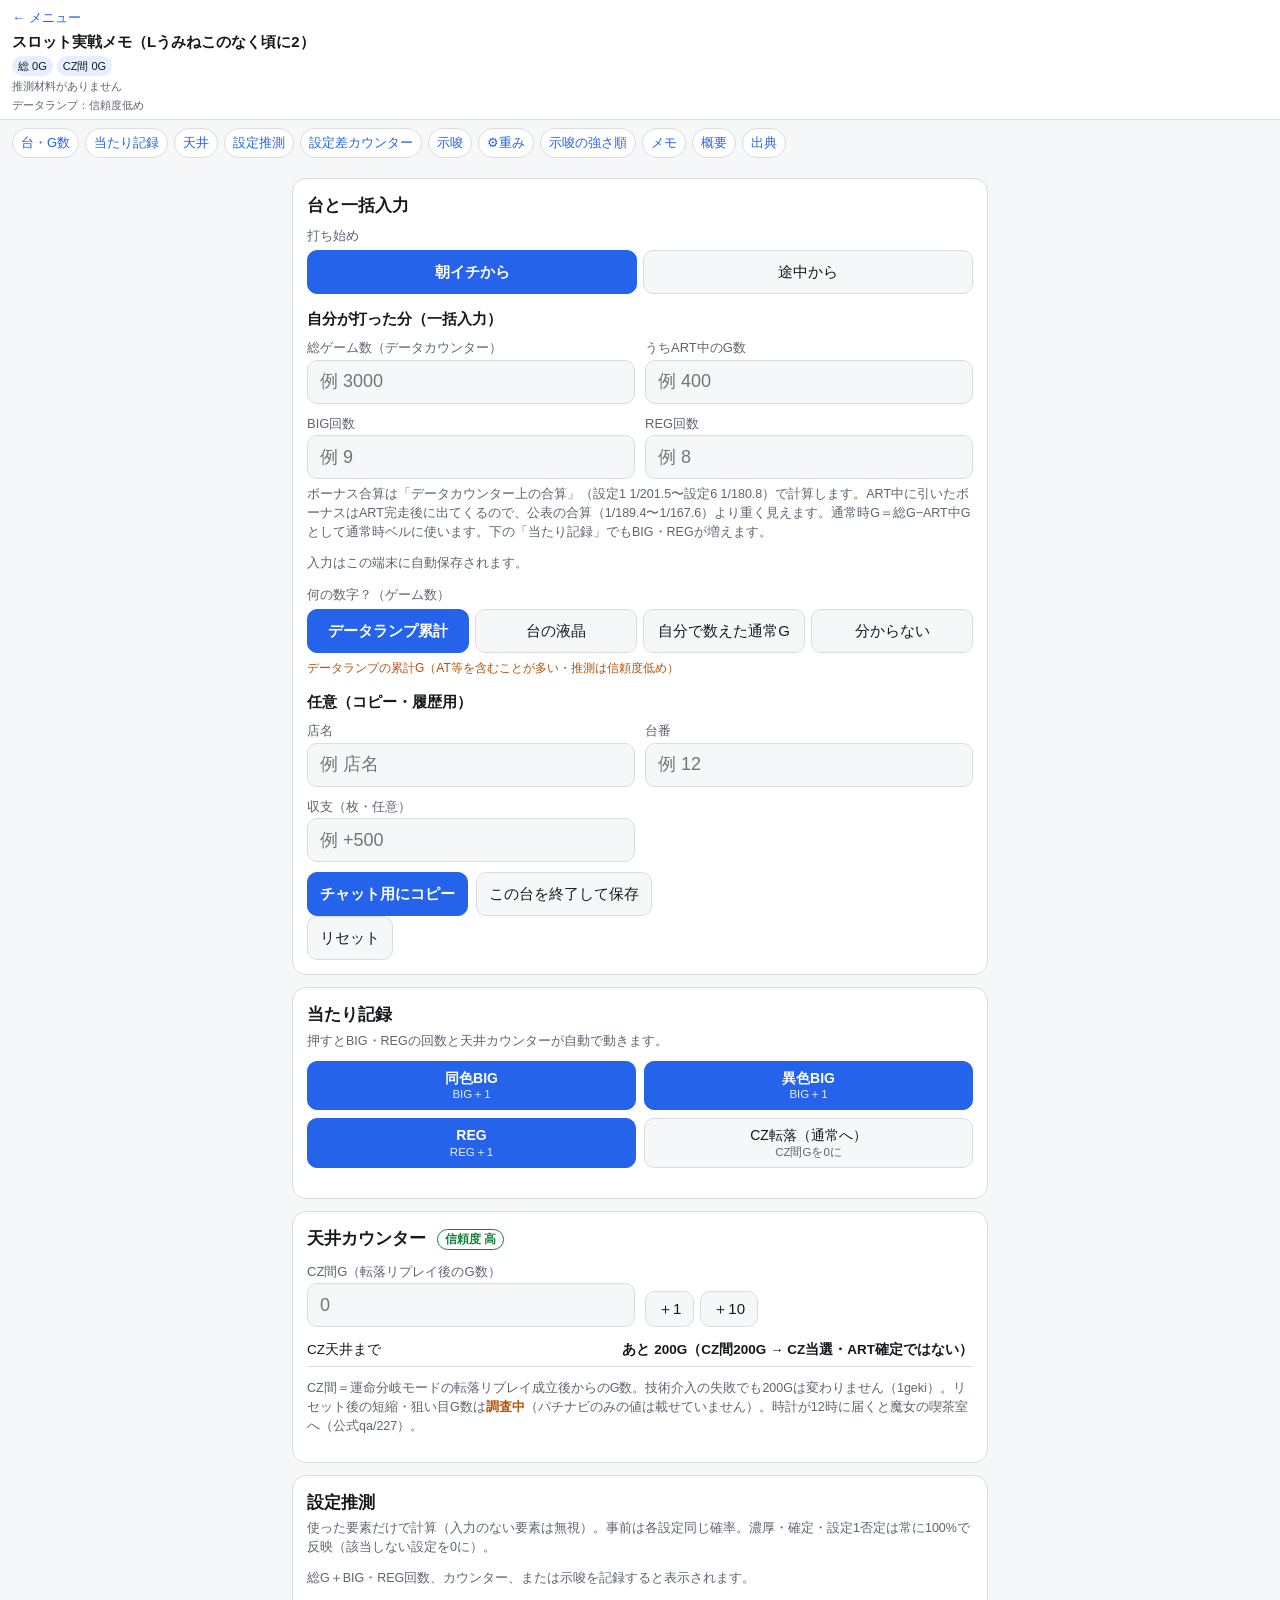
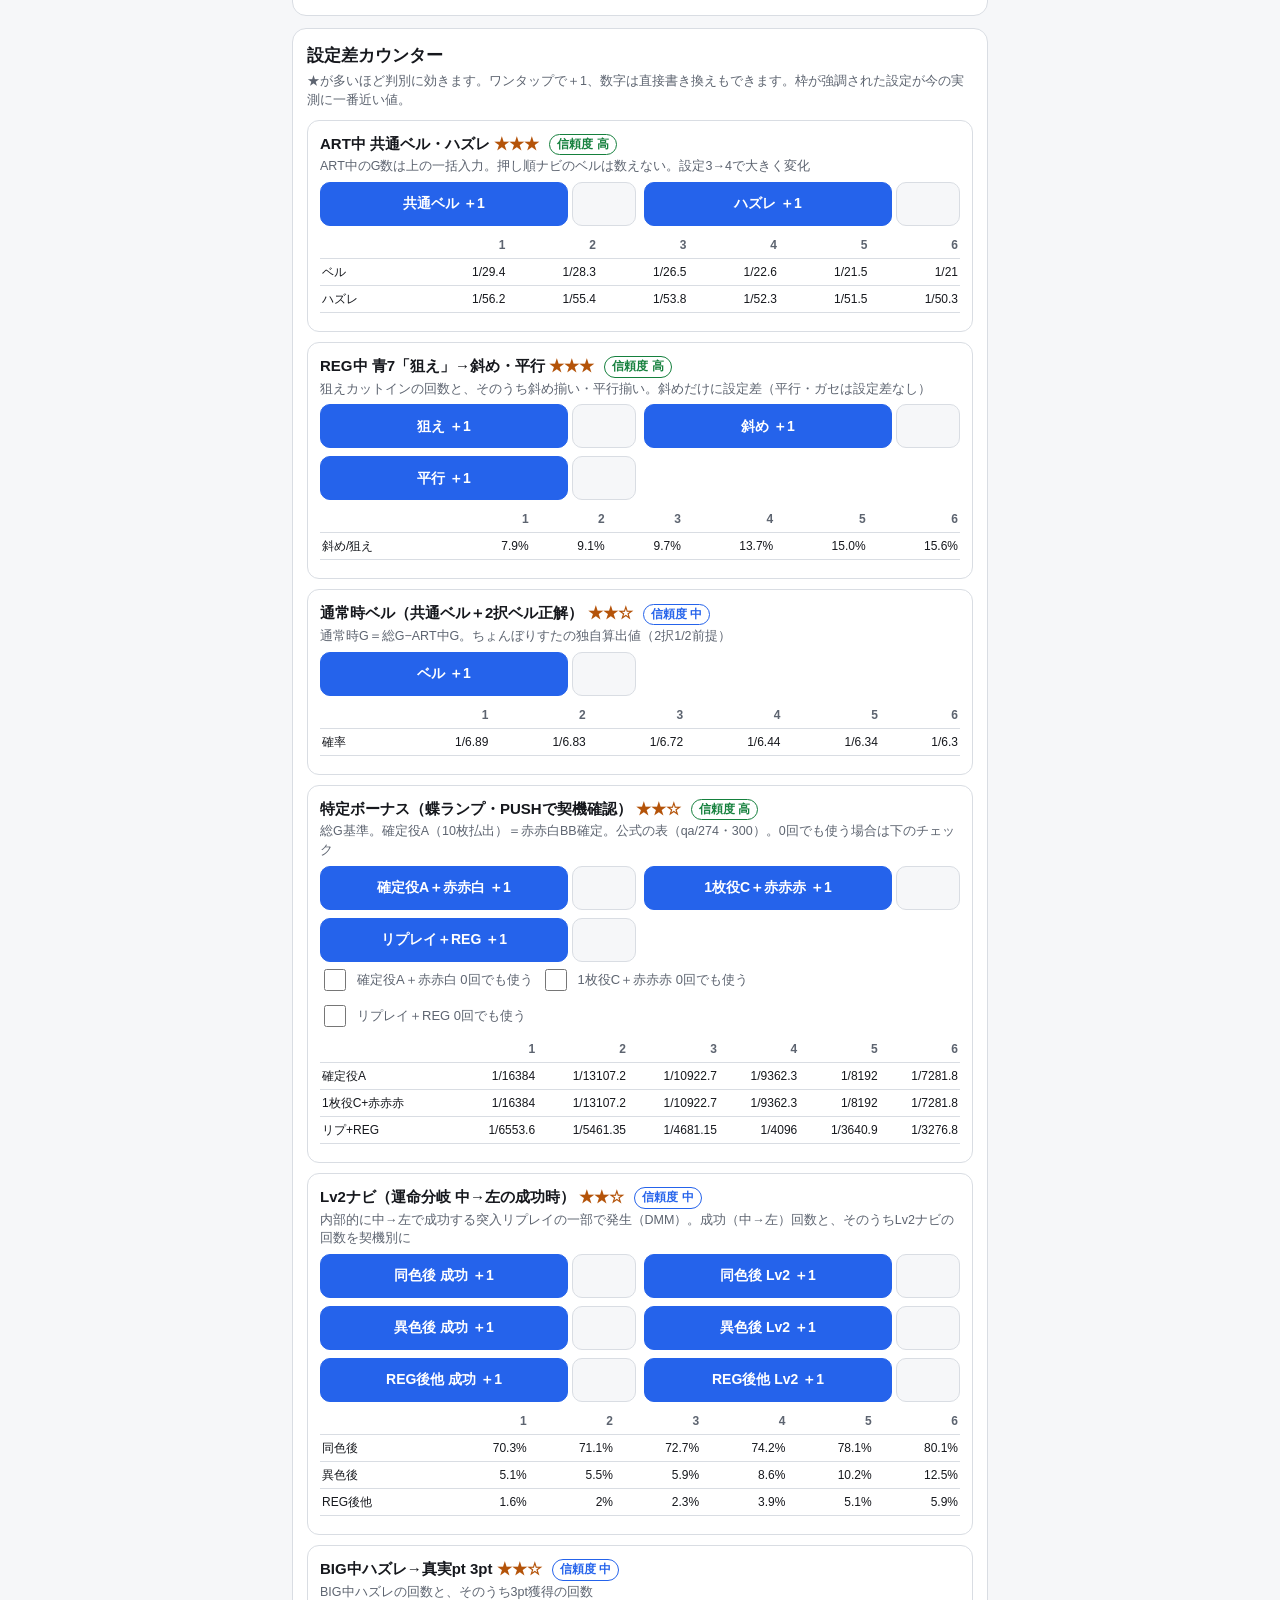
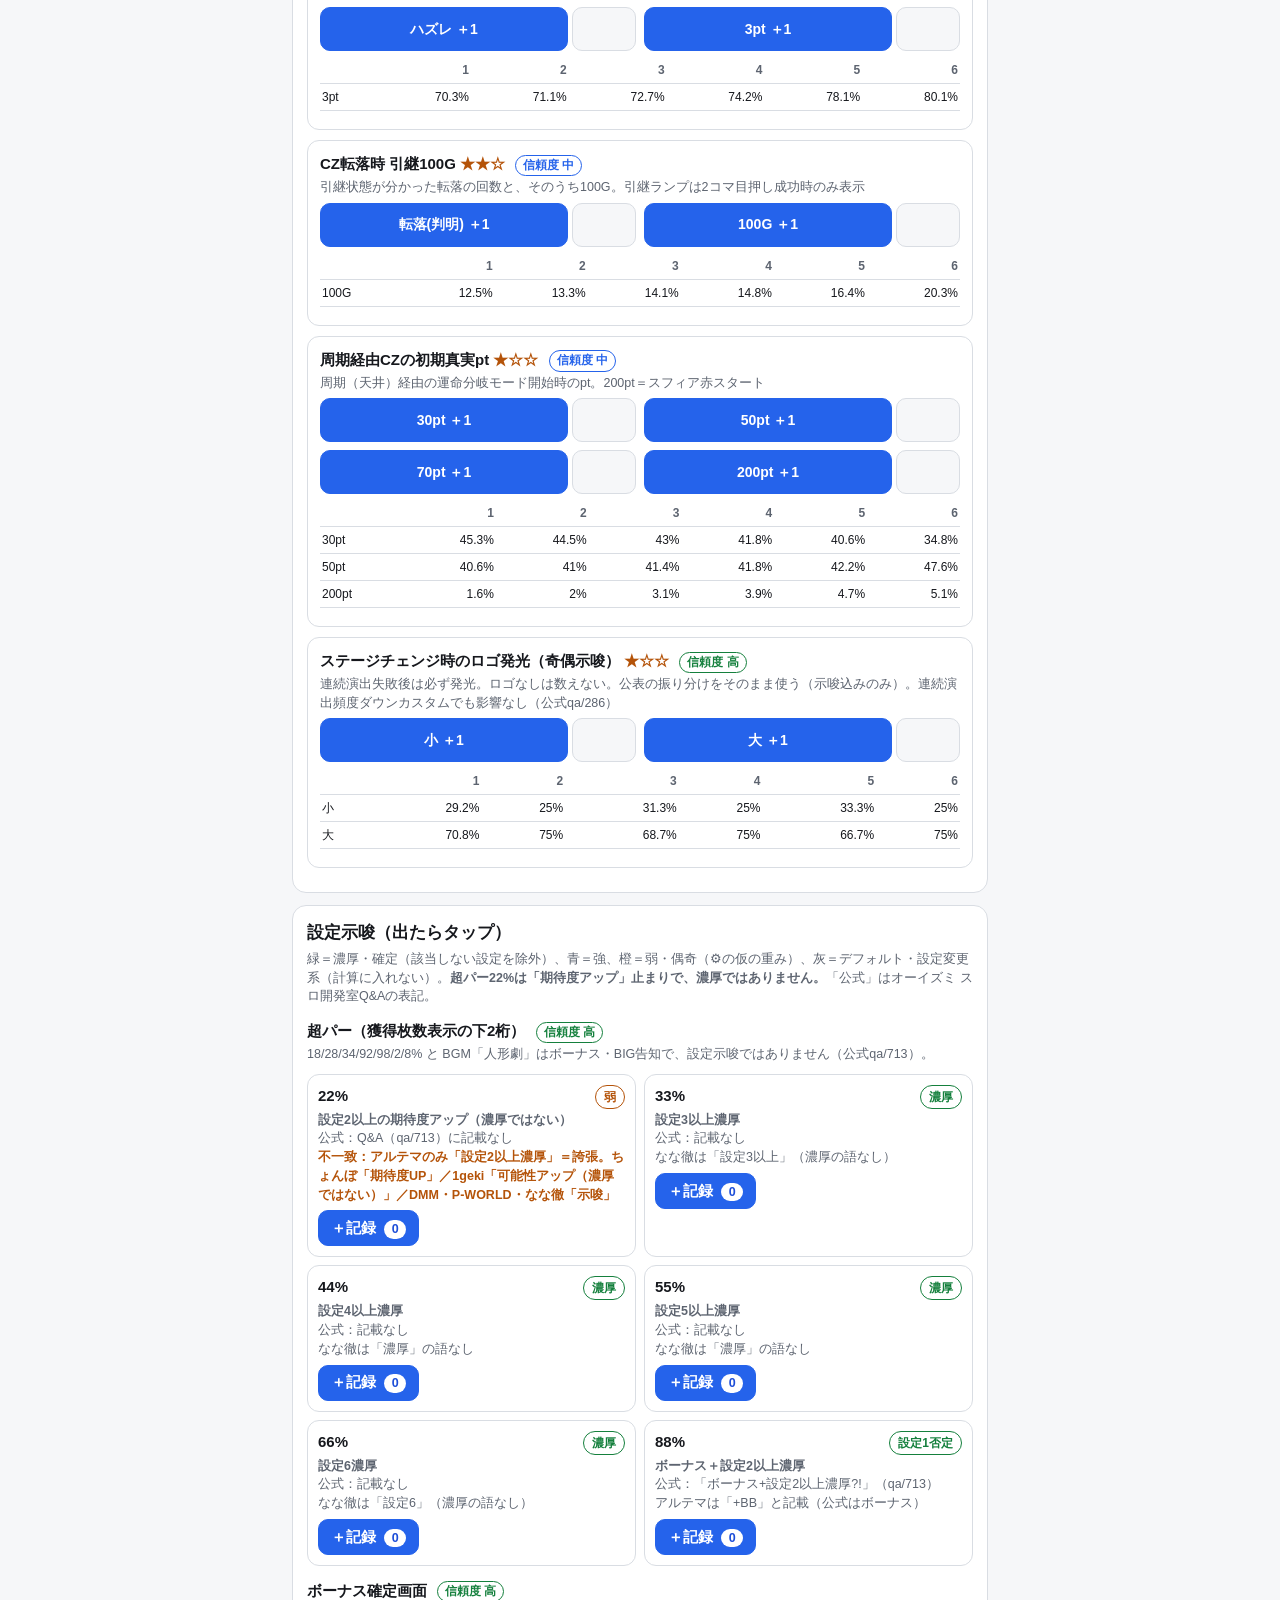
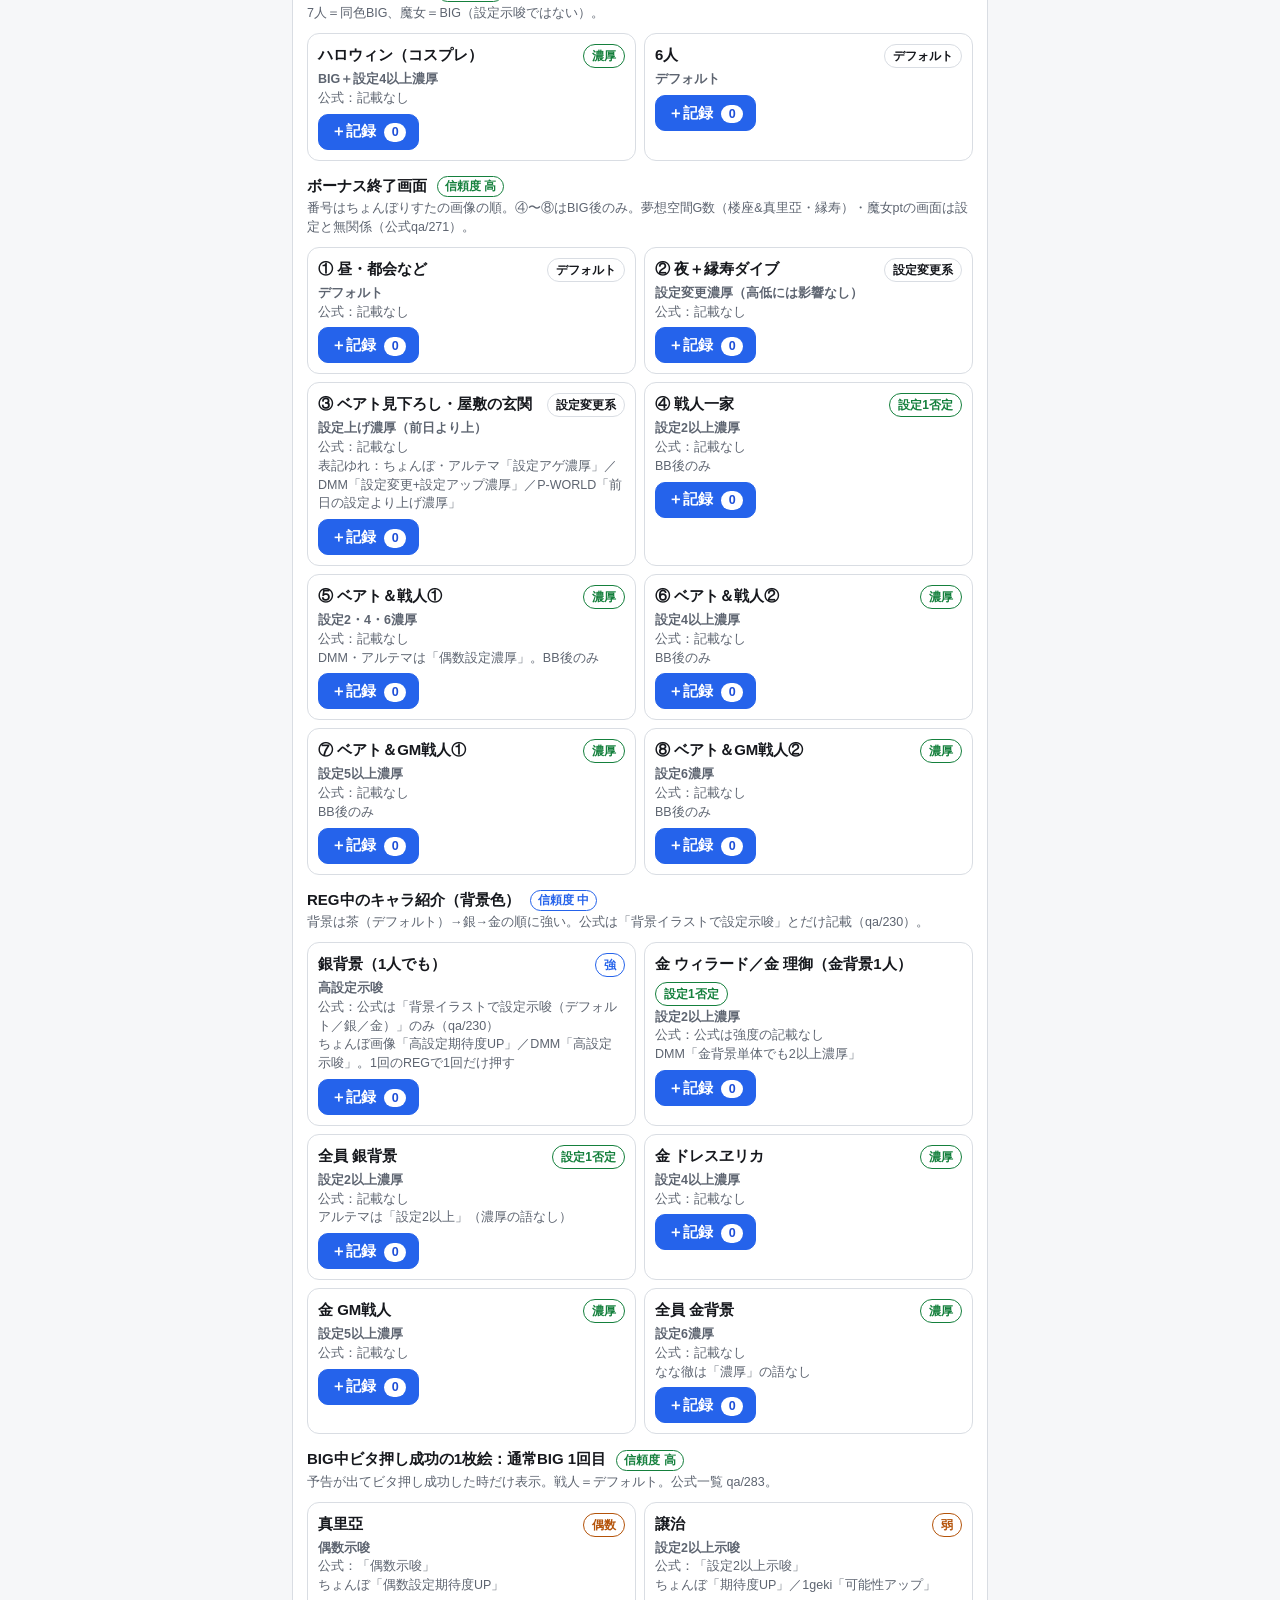
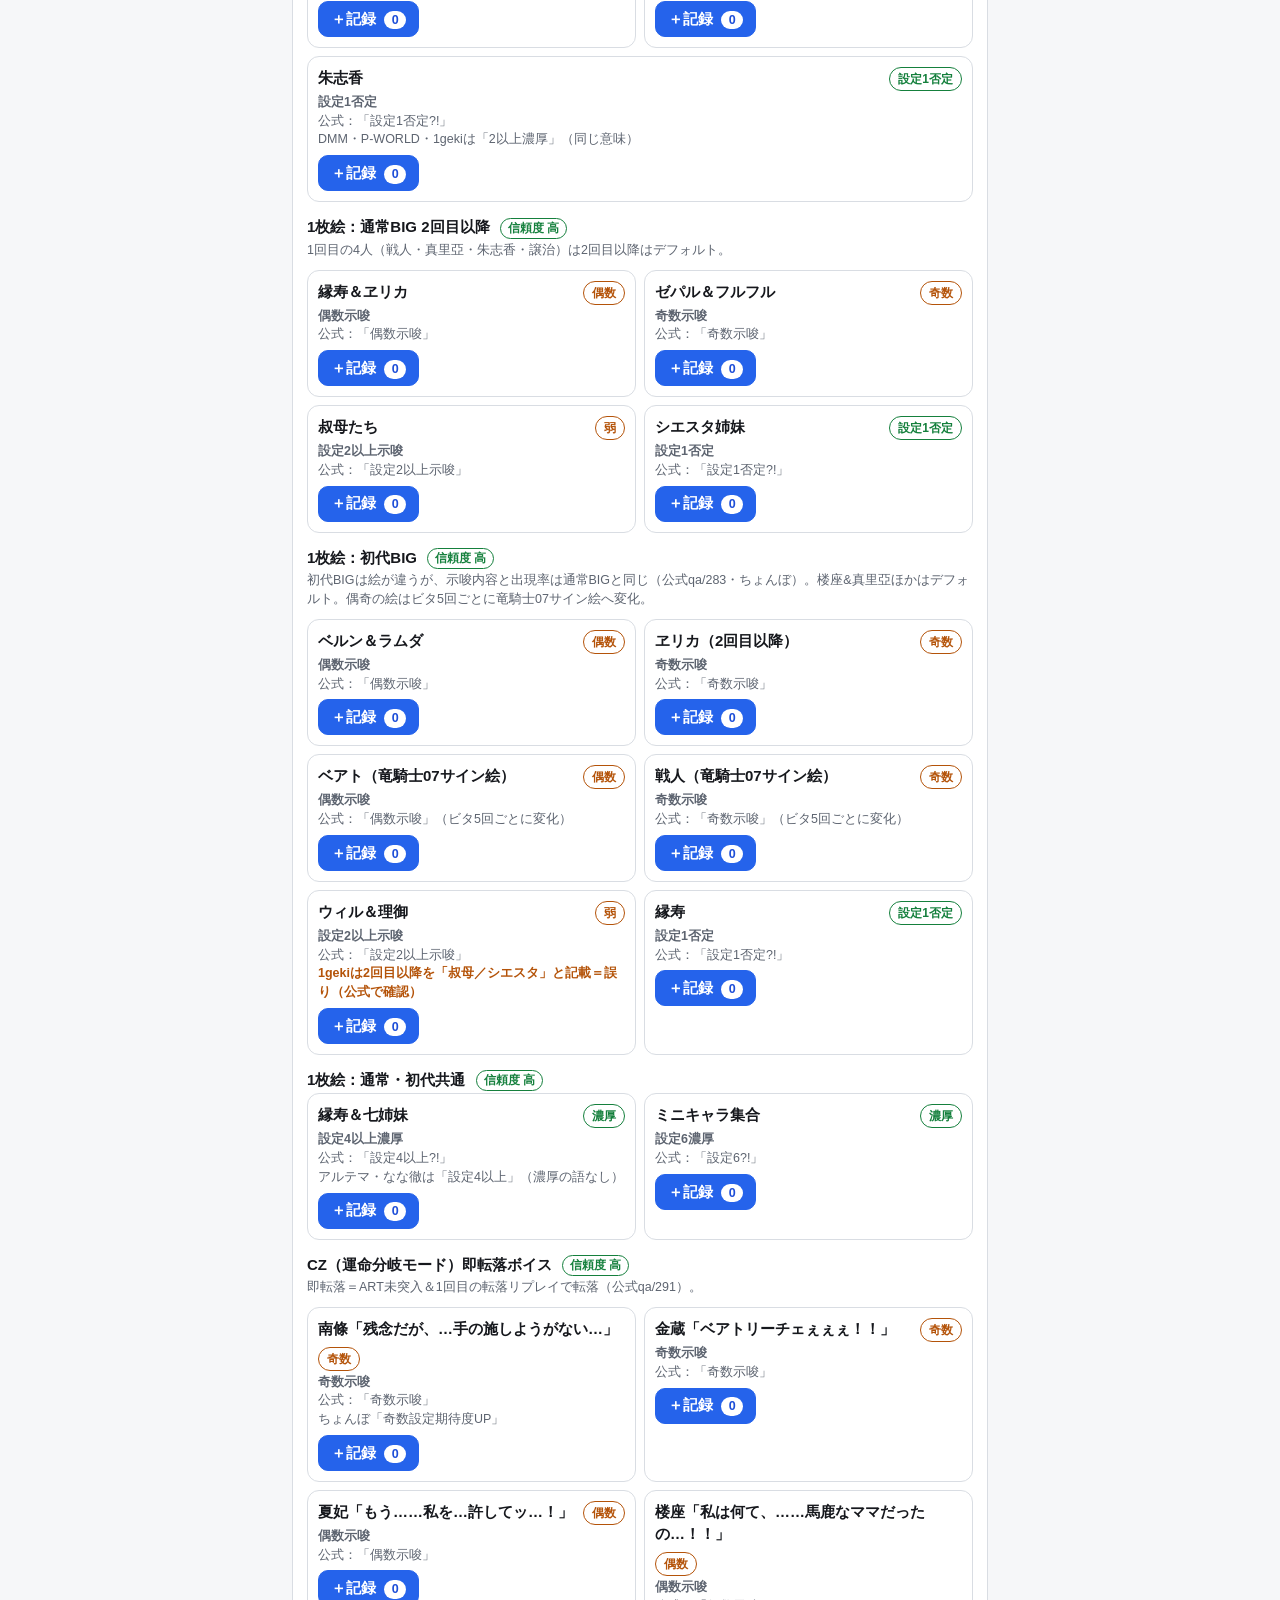
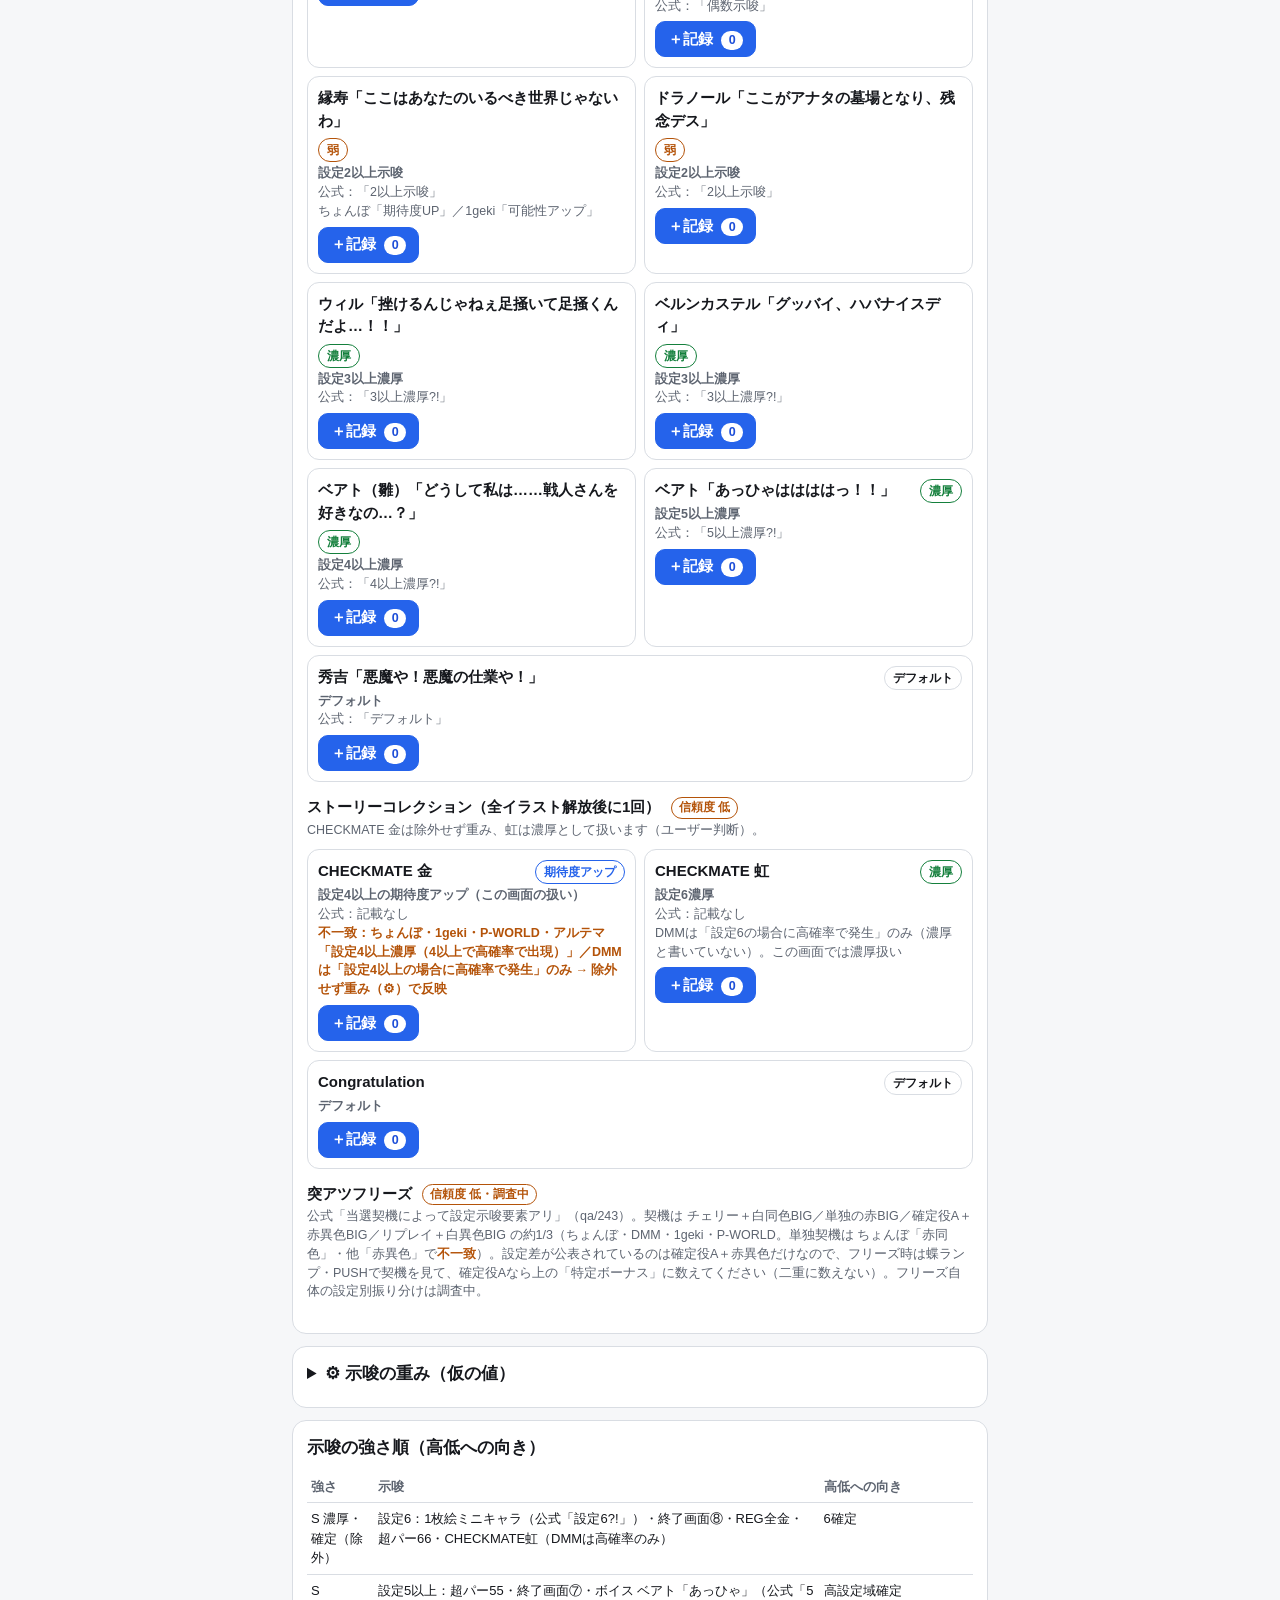
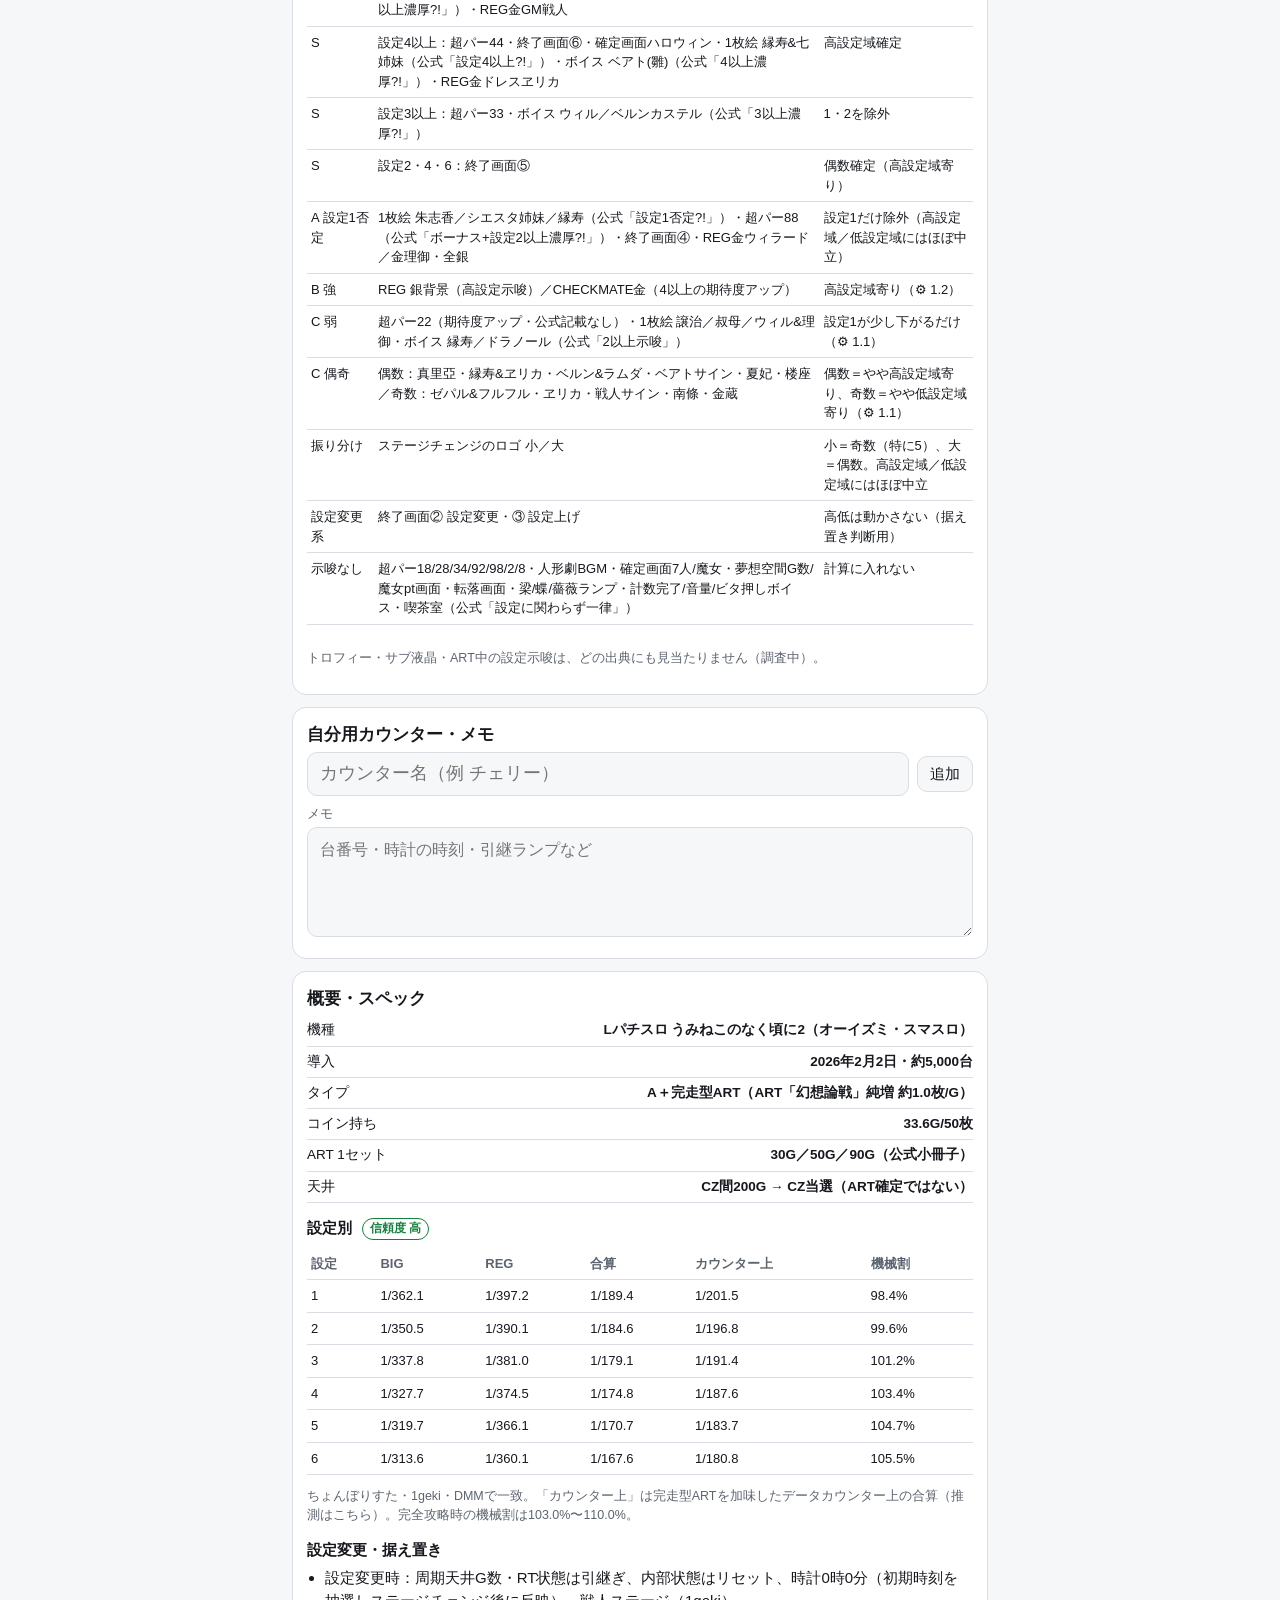
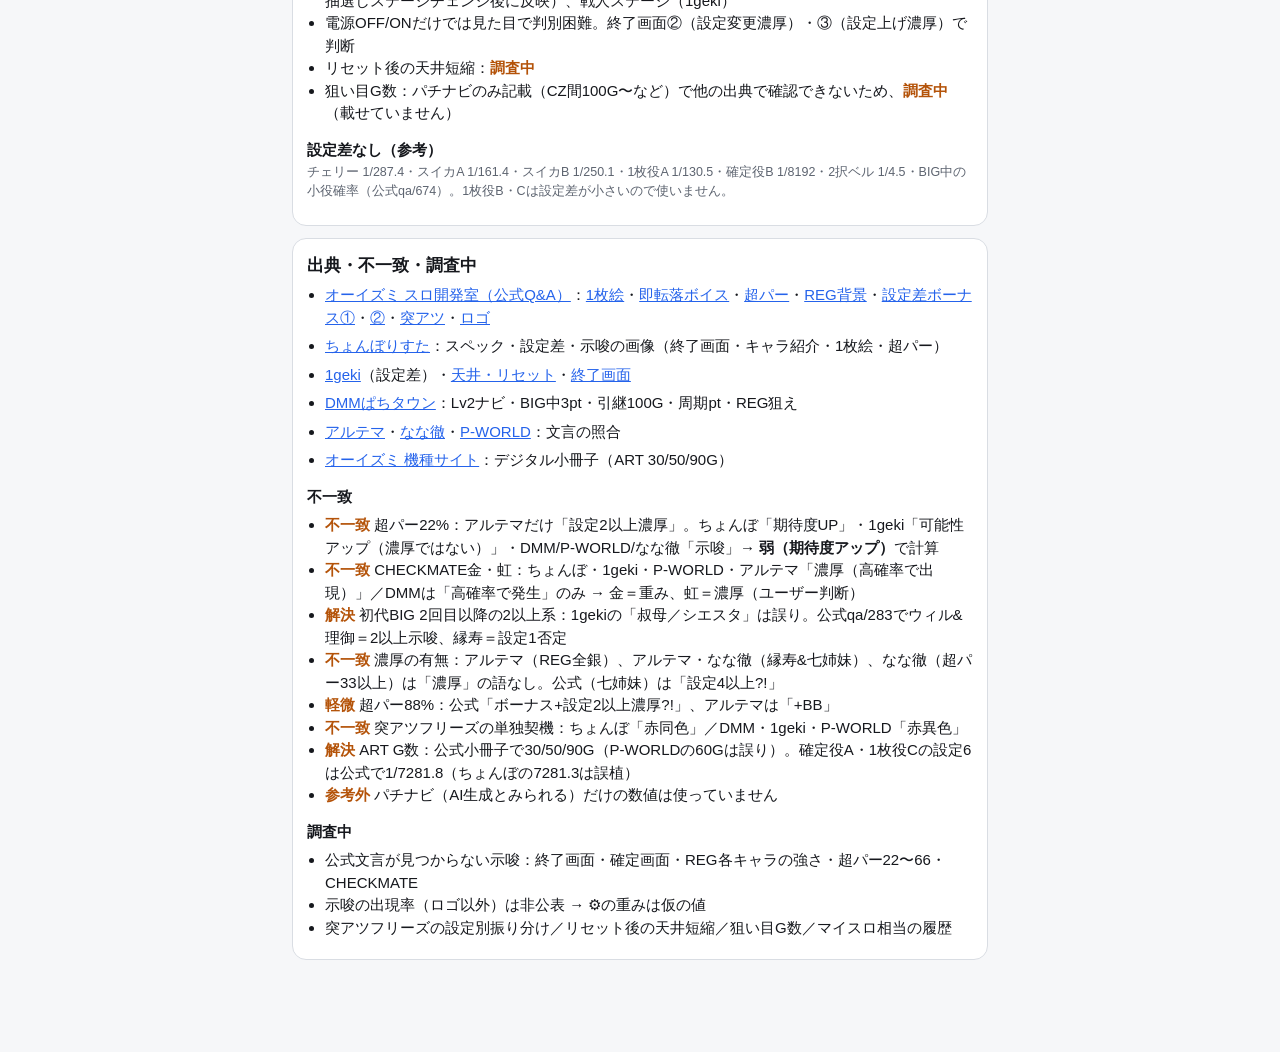
<file: umineko2/index.html>
<!DOCTYPE html>
<html lang="ja">
<head>
<meta charset="utf-8">
<meta name="viewport" content="width=device-width,initial-scale=1,viewport-fit=cover">
<title>スロット実戦メモ（Lうみねこのなく頃に2）</title>
<style>
:root{--bg:#f6f7f9;--card:#fff;--text:#16181d;--sub:#5d6470;--border:#d9dde3;--accent:#2563eb;--accentSoft:#e6eeff;--ok:#15803d;--okSoft:#e3f5e8;--warn:#b45309;--danger:#b91c1c}
@media (prefers-color-scheme:dark){:root{--bg:#111318;--card:#1b1e25;--text:#eceef2;--sub:#a0a7b4;--border:#333845;--accent:#5b8cff;--accentSoft:#1f2a44;--ok:#4ade80;--okSoft:#173322;--warn:#f59e0b;--danger:#f87171}}
*{box-sizing:border-box}
body{margin:0;background:var(--bg);color:var(--text);font-family:-apple-system,BlinkMacSystemFont,"Hiragino Sans","Noto Sans JP","Yu Gothic",sans-serif;font-size:15px;line-height:1.5;-webkit-text-size-adjust:100%}
header{position:sticky;top:0;z-index:5;background:var(--card);border-bottom:1px solid var(--border);padding:8px 12px}
header h1{font-size:16px;margin:0}
.bar{display:flex;flex-wrap:wrap;gap:6px;margin-top:6px;font-size:13px}
.bar span{padding:2px 8px;border-radius:999px;background:var(--accentSoft)}
.bar span.ok{background:var(--okSoft);color:var(--ok);font-weight:700}
nav{display:flex;flex-wrap:wrap;gap:6px;padding:8px 12px}
nav a{font-size:13px;color:var(--accent);text-decoration:none;padding:4px 8px;border:1px solid var(--border);border-radius:999px;background:var(--card)}
main{max-width:720px;margin:0 auto;padding:0 12px 80px}
section{background:var(--card);border:1px solid var(--border);border-radius:14px;padding:14px;margin:12px 0}
h2{font-size:17px;margin:0 0 4px}
h3{font-size:15px;margin:14px 0 2px}
.cap{color:var(--sub);font-size:12.5px;margin:0 0 10px}
.row{display:flex;flex-wrap:wrap;gap:8px;align-items:center}
button{font:inherit;min-height:44px;padding:8px 12px;border-radius:10px;border:1px solid var(--border);background:var(--bg);color:var(--text);cursor:pointer;touch-action:manipulation}
button.p{background:var(--accent);border-color:var(--accent);color:#fff;font-weight:600}
button.sm{min-height:36px;padding:4px 12px}
button:active{transform:scale(.97)}
.grow{flex:1 1 120px}
input,select{font:inherit;font-size:18px;min-height:44px;padding:0 12px;border-radius:10px;border:1px solid var(--border);background:var(--bg);color:var(--text);width:100%}
label{font-size:13px;color:var(--sub);display:block;margin:8px 0 4px}
.box{border:1px solid var(--border);border-radius:12px;padding:12px;margin-bottom:10px}
.hd{display:flex;flex-wrap:wrap;justify-content:space-between;gap:6px;font-weight:700}
.stars{color:var(--warn)}
.cells{display:flex;flex-wrap:wrap;gap:6px;margin:8px 0}
.cell{flex:1 1 90px;text-align:center;font-size:12.5px;padding:4px;border-radius:6px;border:1px solid var(--border)}
.cell.best{border-color:var(--accent);background:var(--accentSoft);font-weight:700}
.hints{display:flex;flex-wrap:wrap;gap:8px}
.hint{flex:1 1 260px;border:1px solid var(--border);border-radius:12px;padding:10px}
.hint.on{background:var(--accentSoft)}
.hint.on.confirm{border-color:var(--ok);background:var(--okSoft)}
.hint .tap{all:unset;display:block;width:100%;cursor:pointer}
.look{color:var(--sub);font-size:12.5px;margin:2px 0 6px}
.tag{display:inline-block;font-size:12px;padding:2px 8px;border-radius:999px;border:1px solid var(--border)}
.tag.confirm{color:var(--ok);border-color:var(--ok);font-weight:700}
.tag.strong{color:var(--accent);border-color:var(--accent);font-weight:700}
.tag.weak{color:var(--warn);border-color:var(--warn)}
.chips{display:flex;flex-wrap:wrap;gap:6px}
.chip{font-size:12.5px;padding:3px 8px;border:1px solid var(--border);border-radius:6px}
.est .r{display:flex;align-items:center;gap:8px;margin:4px 0;font-size:13px}
.est .l{width:46px}.est .v{width:52px;text-align:right}
.est .t{flex:1;height:14px;background:var(--bg);border-radius:4px;overflow:hidden}
.est .f{height:100%;background:var(--accent);opacity:.55}
.est .r.best .f{opacity:1}
.call{border:1px solid var(--ok);background:var(--okSoft);color:var(--ok);border-radius:10px;padding:8px 10px;font-weight:700;margin-top:8px}
table{width:100%;border-collapse:collapse;font-size:13px;margin:6px 0 12px}
th,td{border-bottom:1px solid var(--border);padding:6px 4px;text-align:left;vertical-align:top}
th{color:var(--sub);font-weight:600}
.scroll{overflow-x:auto}
a{color:var(--accent)}
ul{padding-left:18px;margin:6px 0}
.src li{margin:6px 0}
.note{font-size:12.5px;color:var(--sub)}
textarea{font:inherit;font-size:16px;width:100%;min-height:110px;padding:10px 12px;border-radius:10px;border:1px solid var(--border);background:var(--bg);color:var(--text)}
.grid2{display:grid;grid-template-columns:1fr 1fr;gap:4px 10px}
.grid2 label{margin:6px 0 2px}
.chk{display:flex;align-items:center;gap:8px;font-size:13px;color:var(--sub);margin-top:8px}
.chk input{width:22px;height:22px;min-height:0}
details summary{cursor:pointer;font-weight:700;font-size:17px;min-height:32px}
.used{font-size:12.5px;color:var(--sub);margin-top:8px}
.seg{display:flex;gap:6px;flex-wrap:wrap}
.seg button{flex:1 1 0;min-width:80px}
.seg button.on{background:var(--accent);border-color:var(--accent);color:#fff;font-weight:700}
.rel{display:inline-block;font-size:11.5px;padding:1px 7px;border-radius:999px;border:1px solid;margin-left:6px;font-weight:700;vertical-align:middle}
.rel{white-space:nowrap;display:inline-block;width:max-content;flex:none;box-sizing:content-box}
.rel.h{color:var(--ok);border-color:var(--ok)}.rel.m{color:var(--accent);border-color:var(--accent)}.rel.l{color:var(--warn);border-color:var(--warn)}
.chk.big{font-size:15px;color:var(--text);font-weight:700;padding:8px 10px;border:1px solid var(--border);border-radius:10px}
.alert{border:1px solid var(--warn);border-radius:10px;padding:8px 10px;margin:8px 0;font-size:13.5px}
.okbox{border:1px solid var(--ok);background:var(--okSoft);border-radius:10px;padding:8px 10px;margin:8px 0;font-size:13.5px}
.kv{display:flex;justify-content:space-between;gap:8px;font-size:13.5px;border-bottom:1px solid var(--border);padding:5px 0}
.kv span{flex:1 1 auto;min-width:0}.kv b{flex:0 1 auto;text-align:right;max-width:62%}
.back{font-size:13px;color:var(--accent);text-decoration:none}
.btns{display:grid;grid-template-columns:1fr 1fr;gap:8px}
.btns button{width:100%;font-size:14px;line-height:1.25}
.btns button small{display:block;font-size:11.5px;color:var(--sub);font-weight:400}
button.p small{color:#e6eeff}
.cnt{display:inline-block;min-width:22px;padding:0 6px;border-radius:999px;background:var(--accentSoft);font-weight:700;font-size:12.5px;margin-left:4px}
.evs{display:flex;flex-wrap:wrap;gap:6px;margin:8px 0}
.ev{font-size:12px;padding:2px 4px 2px 8px;border:1px solid var(--border);border-radius:999px;display:inline-flex;align-items:center;gap:4px}
.ev button{min-height:26px;padding:0 8px;border:none;background:transparent;color:var(--danger);font-size:14px}
.ev.loop{border-color:var(--warn)}
.badge{display:inline-block;font-size:11.5px;padding:1px 7px;border-radius:999px;background:var(--accentSoft);margin-left:4px}
.badge.loop{background:#fdf0dc;color:#8a4b00}
@media (prefers-color-scheme:dark){.badge.loop{background:#3a2a12;color:#f5c27a}}
.rng{display:flex;align-items:center;gap:10px}
.rng input{flex:1;min-height:32px;padding:0}
.rng b{width:48px;text-align:right}
.zone{display:flex;align-items:center;gap:6px;flex-wrap:wrap;border-bottom:1px solid var(--border);padding:6px 0}
.zone>b{width:52px}
.zone .seg{flex:1}
.zone .seg button{min-width:0;font-size:12.5px;min-height:36px;padding:2px 4px}
.warnx{color:var(--warn);font-weight:700}
.mono{font-variant-numeric:tabular-nums}
button.p .cnt{background:#fff;color:#1d4ed8}
.hl{margin-top:6px;font-size:12px;line-height:1.3}
.hll{display:flex;justify-content:space-between;gap:4px;color:var(--sub);font-size:11px;padding:0 40px 0 100px;white-space:nowrap}
.hlr{display:flex;align-items:center;gap:6px;margin:3px 0}
.hlk{flex:none;width:54px;color:var(--sub);font-size:11.5px;white-space:nowrap;overflow:hidden}
.hlv{flex:none;width:34px;text-align:right;font-variant-numeric:tabular-nums;font-weight:600}
.hlv.r{text-align:left}
.hlb{flex:1;min-width:60px;height:12px;border-radius:6px;overflow:hidden;display:flex;background:var(--border)}
.hlb i{display:block;height:100%}
.hlb i.hi{background:#8a93a3}.hlb i.lo{background:#d3d8df}
@media (prefers-color-scheme:dark){.hlb i.hi{background:#7a8396}.hlb i.lo{background:#3b414e}}
.hlr.th .hlb i.hi{background:var(--accent)}.hlr.th .hlv:not(.r){color:var(--accent)}
.hlr.tl .hlb i.lo{background:var(--warn)}.hlr.tl .hlv.r{color:var(--warn)}
.hlc{color:var(--sub);font-size:11.5px;margin-top:2px}
.hlc.conf{color:var(--ok);font-weight:700}
.cmp{width:100%;border-collapse:collapse;font-size:12px;margin:6px 0;font-variant-numeric:tabular-nums}
.cmp th,.cmp td{padding:4px 2px;text-align:right;border-bottom:1px solid var(--border)}
.cmp th:first-child,.cmp td:first-child{text-align:left;white-space:nowrap}
.cmp td.h{font-weight:700}
.pre{border:1px dashed var(--border);border-radius:10px;padding:8px 10px;margin:8px 0}

.toolsbar{display:flex;flex-wrap:wrap;gap:8px;margin:10px 0 0}
#copyOut{width:100%;min-height:110px;font:12px/1.4 ui-monospace,monospace;margin-top:8px;display:none}
.dlg[hidden]{display:none!important}.dlg{position:fixed;inset:0;background:rgba(0,0,0,.45);z-index:40;display:flex;align-items:flex-end;justify-content:center;padding:12px}
.dlg .box{background:var(--card);border-radius:16px 16px 12px 12px;padding:16px;width:100%;max-width:480px;max-height:85vh;overflow:auto}
.dlg h3{margin:0 0 8px;font-size:17px}
.dlg .grid2{display:grid;grid-template-columns:1fr 1fr;gap:8px}
.dlg label{font-size:12px;color:var(--sub);display:block;margin:0 0 2px}
.dlg input,.dlg textarea{width:100%;padding:8px;border:1px solid var(--border);border-radius:8px;font:inherit;background:var(--bg);color:var(--text)}
.dlg .acts{display:flex;flex-wrap:wrap;gap:8px;margin-top:12px}
.gnote{font-size:12px;color:var(--warn);margin:6px 0 0}

</style>
<meta name="theme-color" content="#0b0b0f">
<link rel="manifest" href="/manifest.webmanifest">
<link rel="icon" type="image/png" href="/icons/icon-192.png">
<link rel="apple-touch-icon" href="/icons/apple-touch-icon.png">
<meta name="apple-mobile-web-app-capable" content="yes">
<meta name="mobile-web-app-capable" content="yes">
<meta name="apple-mobile-web-app-status-bar-style" content="default">
<meta name="apple-mobile-web-app-title" content="SLOTSENSE">
<script>if('serviceWorker' in navigator){addEventListener('load',function(){navigator.serviceWorker.register('/sw.js',{scope:'/'}).catch(function(){})})}</script>
<link rel="stylesheet" href="../topbar.css">
<script src="../topbar.js"></script>
</head>
<body>
<noscript><div style="padding:12px;background:#fde2e2;color:#900;font-weight:bold">この画面ではメモ機能が動きません。SafariかChromeで開き直してください。</div></noscript>
<header>
  <a href="../" class="back">← メニュー</a>
  <h1 id="title">スロット実戦メモ（Lうみねこのなく頃に2）</h1>
  <div class="bar" id="statbar"></div>
  <div id="hlbar"></div>
</header>
<nav>
  <a href="#base">台・G数</a><a href="#mid" id="navMid">途中から</a><a href="#now">当たり記録</a><a href="#ceil">天井</a><a href="#est">設定推測</a><a href="#cnt">設定差カウンター</a><a href="#hint">示唆</a><a href="#wt">⚙重み</a><a href="#rank">示唆の強さ順</a><a href="#memo">メモ</a><a href="#spec">概要</a><a href="#src">出典</a>
</nav>
<main>
  <section id="base">
    <h2>台と一括入力</h2>
    <label>打ち始め</label>
    <div class="seg" id="modeSeg"><button data-set="mode" data-v="asa">朝イチから</button><button data-set="mode" data-v="mid">途中から</button></div>
    <h3>自分が打った分（一括入力）</h3>
    <div class="grid2">
      <div><label>総ゲーム数（データカウンター）</label><input data-f="g" inputmode="numeric" placeholder="例 3000"></div>
      <div><label>うちART中のG数</label><input data-f="ag" inputmode="numeric" placeholder="例 400"></div>
      <div><label>BIG回数</label><input data-f="big" inputmode="numeric" placeholder="例 9"></div>
      <div><label>REG回数</label><input data-f="reg" inputmode="numeric" placeholder="例 8"></div>
    </div>
    <p class="cap" style="margin-top:6px">ボーナス合算は「データカウンター上の合算」（設定1 1/201.5〜設定6 1/180.8）で計算します。ART中に引いたボーナスはART完走後に出てくるので、公表の合算（1/189.4〜1/167.6）より重く見えます。通常時G＝総G−ART中G として通常時ベルに使います。下の「当たり記録」でもBIG・REGが増えます。</p>
    <p class="note" id="savestate"></p>
    
    <label>何の数字？（ゲーム数）</label>
    <div class="seg" id="gSrcSeg">
      <button type="button" data-set="gSrc" data-v="lamp">データランプ累計</button>
      <button type="button" data-set="gSrc" data-v="lcd">台の液晶</button>
      <button type="button" data-set="gSrc" data-v="manual">自分で数えた通常G</button>
      <button type="button" data-set="gSrc" data-v="unknown">分からない</button>
    </div>
    <p class="gnote" id="gSrcNote"></p>
    <h3>任意（コピー・履歴用）</h3>
    <div class="grid2">
      <div><label>店名</label><input data-f="store" placeholder="例 店名"></div>
      <div><label>台番</label><input data-f="dai" inputmode="numeric" placeholder="例 12"></div>
      <div><label>収支（枚・任意）</label><input data-f="balance" placeholder="例 +500"></div>
    </div>
    <div class="toolsbar">
      <button type="button" id="btnCopy" class="p">チャット用にコピー</button>
      <button type="button" id="btnEnd">この台を終了して保存</button>
    </div>
    <textarea id="copyOut" readonly aria-label="コピー用テキスト"></textarea>

    <button id="resetAll">リセット</button>
  </section>

  <section id="mid" hidden>
    <h2>途中から：前任者データ <span class="rel l">信頼度 低</span></h2>
    <p class="cap">マイスロのようなスマホ連動の履歴は見つかっていません（調査中）。台上のデータカウンターの数字を使います。BB／RBのランプ分類は店ごとに違うので、履歴と見比べて確認してください。</p>
    <div class="grid2">
      <div><label>前任の総ゲーム数</label><input data-p="g" inputmode="numeric" placeholder="例 4000"></div>
      <div><label>前任のBIG</label><input data-p="big" inputmode="numeric" placeholder="例 11"></div>
      <div><label>前任のREG</label><input data-p="reg" inputmode="numeric" placeholder="例 10"></div>
      <div><label>着席時のCZ間G（天井用）</label><input data-c="cz" inputmode="numeric" placeholder="例 80"></div>
    </div>
    <label>この数字の範囲</label>
    <div class="seg" id="scopeSeg"><button data-set="scope" data-v="today">当日の台全体</button><button data-set="scope" data-v="unknown">不明</button></div>
    <label class="chk big"><input type="checkbox" id="merge">前任者を合算して設定推測に使う（当日＝重み100%／不明＝50%）</label>
    <div id="midBody"></div>
  </section>

  <section id="now">
    <h2>当たり記録</h2>
    <p class="cap">押すとBIG・REGの回数と天井カウンターが自動で動きます。</p>
    <div class="btns">
      <button data-q="bigS" class="p">同色BIG<small>BIG＋1</small></button>
      <button data-q="bigD" class="p">異色BIG<small>BIG＋1</small></button>
      <button data-q="reg" class="p">REG<small>REG＋1</small></button>
      <button data-q="fall">CZ転落（通常へ）<small>CZ間Gを0に</small></button>
    </div>
    <div class="evs" id="qLog"></div>
  </section>

  <section id="ceil">
    <h2>天井カウンター <span class="rel h">信頼度 高</span></h2>
    <div class="grid2">
      <div><label>CZ間G（転落リプレイ後のG数）</label><input data-c="cz" inputmode="numeric" placeholder="0"></div>
      <div style="display:flex;align-items:flex-end;gap:6px"><button class="sm" data-cinc="1">＋1</button><button class="sm" data-cinc="10">＋10</button></div>
    </div>
    <div id="ceilBody" style="margin-top:8px"></div>
  </section>

  <section id="est">
    <h2>設定推測</h2>
    <p class="cap">使った要素だけで計算（入力のない要素は無視）。事前は各設定同じ確率。濃厚・確定・設定1否定は常に100%で反映（該当しない設定を0に）。</p>
    <div id="estBody" class="est"></div>
  </section>

  <section id="cnt">
    <h2>設定差カウンター</h2>
    <p class="cap">★が多いほど判別に効きます。ワンタップで＋1、数字は直接書き換えもできます。枠が強調された設定が今の実測に一番近い値。</p>
    <div id="cntBody"></div>
  </section>

  <section id="hint">
    <h2>設定示唆（出たらタップ）</h2>
    <p class="cap">緑＝濃厚・確定（該当しない設定を除外）、青＝強、橙＝弱・偶奇（⚙の仮の重み）、灰＝デフォルト・設定変更系（計算に入れない）。<b>超パー22%は「期待度アップ」止まりで、濃厚ではありません。</b>「公式」はオーイズミ スロ開発室Q&Aの表記。</p>
    <div id="hintBody"></div>
    <div class="evs" id="hintLog"></div>
  </section>

  <section id="wt">
    <details id="wtDet"><summary>⚙ 示唆の重み（仮の値）</summary>
    <p class="cap"><b>仮の値（出現率は未公表）</b>。示唆を1回見るごとに、対象の設定の見込みを何倍にするか。<b>1.0＝計算に入れない</b>。濃厚・確定・設定1否定と、振り分けが公表されているロゴ発光はこの重みと別です。</p>
    <label>強：高設定示唆（REG銀背景）→ 設定4〜6を</label><div class="rng"><input type="range" min="1" max="2" step="0.1" data-w="s"><b id="wS"></b></div>
    <label>CHECKMATE 金（4以上の期待度アップ）→ 設定4〜6を</label><div class="rng"><input type="range" min="1" max="2" step="0.1" data-w="cm"><b id="wCm"></b></div>
    <label>弱：設定2以上示唆・期待度アップ（超パー22%など）→ 設定2〜6を</label><div class="rng"><input type="range" min="1" max="2" step="0.1" data-w="w"><b id="wW"></b></div>
    <label>偶奇示唆 → 該当する偶数／奇数の設定を</label><div class="rng"><input type="range" min="1" max="2" step="0.1" data-w="p"><b id="wP"></b></div>
    <button class="sm" id="wReset">初期値に戻す（強 1.2 / 金 1.2 / 弱 1.1 / 偶奇 1.1）</button>
    <p class="note">弱（2以上示唆）は設定1だけを少し下げるので、高低の比はほとんど動きません。偶奇示唆も高低にはほぼ中立です（偶数＝2・4・6でやや高設定域寄り、奇数＝1・3・5でやや低設定域寄り）。</p>
    </details>
  </section>

  <section id="rank">
    <h2>示唆の強さ順（高低への向き）</h2>
    <div id="rankBody"></div>
  </section>

  <section id="memo">
    <h2>自分用カウンター・メモ</h2>
    <div class="row"><input id="newCnt" placeholder="カウンター名（例 チェリー）" style="flex:1 1 160px"><button class="sm" id="addCnt">追加</button></div>
    <div id="myCnt" style="margin-top:8px"></div>
    <label for="notes">メモ</label>
    <textarea id="notes" placeholder="台番号・時計の時刻・引継ランプなど"></textarea>
  </section>

  <section id="spec">
    <h2>概要・スペック</h2>
    <div id="specBody"></div>
  </section>

  <section id="src">
    <h2>出典・不一致・調査中</h2>
    <div id="srcBody"></div>
  </section>
</main>
<script id="core">
(function(root){
"use strict";
// ===== データ（数値はすべて出典記載値。§出典を参照）=====
var D={
 dc:[201.5,196.8,191.4,187.6,183.7,180.8],            // データカウンター上のボーナス合算（ちょんぼ・1geki・DMM）
 artBell:[29.4,28.3,26.5,22.6,21.5,21.0],             // ART中 共通ベル
 artHaz:[56.2,55.4,53.8,52.3,51.5,50.3],              // ART中 ハズレ
 nBell:[6.89,6.83,6.72,6.44,6.34,6.30],               // 通常時 共通ベル＋2択ベル正解（ちょんぼ独自算出）
 kakA:[16384,13107.2,10922.7,9362.3,8192.0,7281.8],   // 確定役A（＋赤赤白BB）公式qa/274・300
 c1:[16384,13107.2,10922.7,9362.3,8192.0,7281.8],     // 1枚役C＋赤赤赤BB 公式qa/274・300
 repR:[6553.6,5461.35,4681.15,4096,3640.9,3276.8],    // リプレイ＋REG（赤赤青＋白白青 合算）公式qa/300（各1/13107.2→1/6553.6）
 regFake:[70.0,70.0,70.0,70.0,70.0,70.0],             // REG中 青7フェイク（設定差なし）
 regPar:[148.3,148.3,148.3,148.3,148.3,148.3],        // 平行揃い（設定差なし）
 regDia:[555.4,474.9,442.8,300.6,268.6,258.0],        // 斜め揃い
 lv2:{same:[70.3,71.1,72.7,74.2,78.1,80.1],diff:[5.1,5.5,5.9,8.6,10.2,12.5],other:[1.6,2.0,2.3,3.9,5.1,5.9]},
 bb3:[70.3,71.1,72.7,74.2,78.1,80.1],                 // BB中ハズレ→3pt
 hiki:[12.5,13.3,14.1,14.8,16.4,20.3],                // 転落時 引き継ぎ100G
 cyc:{p30:[45.3,44.5,43.0,41.8,40.6,34.8],p50:[40.6,41.0,41.4,41.8,42.2,47.6],p70:[12.5,12.5,12.5,12.5,12.5,12.5],p200:[1.6,2.0,3.1,3.9,4.7,5.1]},
 logoS:[29.2,25.0,31.3,25.0,33.3,25.0]                // ロゴ小（大＝残り）
};
// ===== 示唆（§8 強度表）=====
// lv: c=○以上濃厚/確定(allow) n1=設定1否定 s=強(4-6に重み) w=弱(2-6に重み) e/o=偶数/奇数示唆 cm=CHECKMATE金 x=設定変更系 d=デフォルト
var A2=[2,3,4,5,6],A3=[3,4,5,6],A4=[4,5,6],A5=[5,6],A6=[6],EV=[2,4,6];
var H=[
 // 超パー
 {id:"cp22",g:"cp",n:"22%",lv:"w",m:"設定2以上の期待度アップ（濃厚ではない）",off:"公式Q&A（qa/713）に記載なし",flag:"不一致：アルテマのみ「設定2以上濃厚」＝誇張。ちょんぼ「期待度UP」／1geki「可能性アップ（濃厚ではない）」／DMM・P-WORLD・なな徹「示唆」"},
 {id:"cp33",g:"cp",n:"33%",lv:"c",allow:A3,m:"設定3以上濃厚",off:"公式記載なし",flag:"なな徹は「設定3以上」（濃厚の語なし）"},
 {id:"cp44",g:"cp",n:"44%",lv:"c",allow:A4,m:"設定4以上濃厚",off:"公式記載なし",flag:"なな徹は「濃厚」の語なし"},
 {id:"cp55",g:"cp",n:"55%",lv:"c",allow:A5,m:"設定5以上濃厚",off:"公式記載なし",flag:"なな徹は「濃厚」の語なし"},
 {id:"cp66",g:"cp",n:"66%",lv:"c",allow:A6,m:"設定6濃厚",off:"公式記載なし",flag:"なな徹は「設定6」（濃厚の語なし）"},
 {id:"cp88",g:"cp",n:"88%",lv:"n1",allow:A2,m:"ボーナス＋設定2以上濃厚",off:"公式「ボーナス+設定2以上濃厚?!」（qa/713）",flag:"アルテマは「+BB」と記載（公式はボーナス）"},
 // 確定画面
 {id:"kh",g:"kk",n:"ハロウィン（コスプレ）",lv:"c",allow:A4,m:"BIG＋設定4以上濃厚",off:"公式記載なし",flag:""},
 {id:"kd",g:"kk",n:"6人",lv:"d",m:"デフォルト",off:"",flag:""},
 // 終了画面（番号はちょんぼの画像の順）
 {id:"es1",g:"es",n:"① 昼・都会など",lv:"d",m:"デフォルト",off:"公式記載なし",flag:""},
 {id:"es2",g:"es",n:"② 夜＋縁寿ダイブ",lv:"x",m:"設定変更濃厚（高低には影響なし）",off:"公式記載なし",flag:""},
 {id:"es3",g:"es",n:"③ ベアト見下ろし・屋敷の玄関",lv:"x",m:"設定上げ濃厚（前日より上）",off:"公式記載なし",flag:"表記ゆれ：ちょんぼ・アルテマ「設定アゲ濃厚」／DMM「設定変更+設定アップ濃厚」／P-WORLD「前日の設定より上げ濃厚」"},
 {id:"es4",g:"es",n:"④ 戦人一家",lv:"n1",allow:A2,m:"設定2以上濃厚",off:"公式記載なし",flag:"BB後のみ"},
 {id:"es5",g:"es",n:"⑤ ベアト＆戦人①",lv:"c",allow:EV,m:"設定2・4・6濃厚",off:"公式記載なし",flag:"DMM・アルテマは「偶数設定濃厚」。BB後のみ"},
 {id:"es6",g:"es",n:"⑥ ベアト＆戦人②",lv:"c",allow:A4,m:"設定4以上濃厚",off:"公式記載なし",flag:"BB後のみ"},
 {id:"es7",g:"es",n:"⑦ ベアト＆GM戦人①",lv:"c",allow:A5,m:"設定5以上濃厚",off:"公式記載なし",flag:"BB後のみ"},
 {id:"es8",g:"es",n:"⑧ ベアト＆GM戦人②",lv:"c",allow:A6,m:"設定6濃厚",off:"公式記載なし",flag:"BB後のみ"},
 // REGキャラ紹介
 {id:"rgs",g:"rg",n:"銀背景（1人でも）",lv:"s",m:"高設定示唆",off:"公式は「背景イラストで設定示唆（デフォルト／銀／金）」のみ（qa/230）",flag:"ちょんぼ画像「高設定期待度UP」／DMM「高設定示唆」。1回のREGで1回だけ押す"},
 {id:"rgw",g:"rg",n:"金 ウィラード／金 理御（金背景1人）",lv:"n1",allow:A2,m:"設定2以上濃厚",off:"公式は強度の記載なし",flag:"DMM「金背景単体でも2以上濃厚」"},
 {id:"rga",g:"rg",n:"全員 銀背景",lv:"n1",allow:A2,m:"設定2以上濃厚",off:"公式記載なし",flag:"アルテマは「設定2以上」（濃厚の語なし）"},
 {id:"rge",g:"rg",n:"金 ドレスヱリカ",lv:"c",allow:A4,m:"設定4以上濃厚",off:"公式記載なし",flag:""},
 {id:"rgg",g:"rg",n:"金 GM戦人",lv:"c",allow:A5,m:"設定5以上濃厚",off:"公式記載なし",flag:""},
 {id:"rgz",g:"rg",n:"全員 金背景",lv:"c",allow:A6,m:"設定6濃厚",off:"公式記載なし",flag:"なな徹は「濃厚」の語なし"},
 // 1枚絵 通常BIG 1回目
 {id:"p1m",g:"p1",n:"真里亞",lv:"e",m:"偶数示唆",off:"公式「偶数示唆」",flag:"ちょんぼ「偶数設定期待度UP」"},
 {id:"p1j",g:"p1",n:"譲治",lv:"w",m:"設定2以上示唆",off:"公式「設定2以上示唆」",flag:"ちょんぼ「期待度UP」／1geki「可能性アップ」"},
 {id:"p1s",g:"p1",n:"朱志香",lv:"n1",allow:A2,m:"設定1否定",off:"公式「設定1否定?!」",flag:"DMM・P-WORLD・1gekiは「2以上濃厚」（同じ意味）"},
 // 通常BIG 2回目以降
 {id:"p2e",g:"p2",n:"縁寿＆ヱリカ",lv:"e",m:"偶数示唆",off:"公式「偶数示唆」",flag:""},
 {id:"p2z",g:"p2",n:"ゼパル＆フルフル",lv:"o",m:"奇数示唆",off:"公式「奇数示唆」",flag:""},
 {id:"p2o",g:"p2",n:"叔母たち",lv:"w",m:"設定2以上示唆",off:"公式「設定2以上示唆」",flag:""},
 {id:"p2s",g:"p2",n:"シエスタ姉妹",lv:"n1",allow:A2,m:"設定1否定",off:"公式「設定1否定?!」",flag:""},
 // 初代BIG（1回目・2回目以降とも）
 {id:"s1b",g:"s1",n:"ベルン＆ラムダ",lv:"e",m:"偶数示唆",off:"公式「偶数示唆」",flag:""},
 {id:"s1e",g:"s1",n:"ヱリカ（2回目以降）",lv:"o",m:"奇数示唆",off:"公式「奇数示唆」",flag:""},
 {id:"s1sb",g:"s1",n:"ベアト（竜騎士07サイン絵）",lv:"e",m:"偶数示唆",off:"公式「偶数示唆」（ビタ5回ごとに変化）",flag:""},
 {id:"s1sx",g:"s1",n:"戦人（竜騎士07サイン絵）",lv:"o",m:"奇数示唆",off:"公式「奇数示唆」（ビタ5回ごとに変化）",flag:""},
 {id:"s1w",g:"s1",n:"ウィル＆理御",lv:"w",m:"設定2以上示唆",off:"公式「設定2以上示唆」",flag:"1gekiは2回目以降を「叔母／シエスタ」と記載＝誤り（公式で確認）"},
 {id:"s1n",g:"s1",n:"縁寿",lv:"n1",allow:A2,m:"設定1否定",off:"公式「設定1否定?!」",flag:""},
 // 共通
 {id:"pc7",g:"pc",n:"縁寿＆七姉妹",lv:"c",allow:A4,m:"設定4以上濃厚",off:"公式「設定4以上?!」",flag:"アルテマ・なな徹は「設定4以上」（濃厚の語なし）"},
 {id:"pcm",g:"pc",n:"ミニキャラ集合",lv:"c",allow:A6,m:"設定6濃厚",off:"公式「設定6?!」",flag:""},
 // CZ即転落ボイス（公式qa/291）
 {id:"vn",g:"vc",n:"南條「残念だが、…手の施しようがない…」",lv:"o",m:"奇数示唆",off:"公式「奇数示唆」",flag:"ちょんぼ「奇数設定期待度UP」"},
 {id:"vk",g:"vc",n:"金蔵「ベアトリーチェぇぇぇ！！」",lv:"o",m:"奇数示唆",off:"公式「奇数示唆」",flag:""},
 {id:"vt",g:"vc",n:"夏妃「もう……私を…許してッ…！」",lv:"e",m:"偶数示唆",off:"公式「偶数示唆」",flag:""},
 {id:"vr",g:"vc",n:"楼座「私は何て、……馬鹿なママだったの…！！」",lv:"e",m:"偶数示唆",off:"公式「偶数示唆」",flag:""},
 {id:"ve",g:"vc",n:"縁寿「ここはあなたのいるべき世界じゃないわ」",lv:"w",m:"設定2以上示唆",off:"公式「2以上示唆」",flag:"ちょんぼ「期待度UP」／1geki「可能性アップ」"},
 {id:"vd",g:"vc",n:"ドラノール「ここがアナタの墓場となり、残念デス」",lv:"w",m:"設定2以上示唆",off:"公式「2以上示唆」",flag:""},
 {id:"vw",g:"vc",n:"ウィル「挫けるんじゃねぇ足掻いて足掻くんだよ…！！」",lv:"c",allow:A3,m:"設定3以上濃厚",off:"公式「3以上濃厚?!」",flag:""},
 {id:"vb",g:"vc",n:"ベルンカステル「グッバイ、ハバナイスディ」",lv:"c",allow:A3,m:"設定3以上濃厚",off:"公式「3以上濃厚?!」",flag:""},
 {id:"vh",g:"vc",n:"ベアト（雛）「どうして私は……戦人さんを好きなの…？」",lv:"c",allow:A4,m:"設定4以上濃厚",off:"公式「4以上濃厚?!」",flag:""},
 {id:"va",g:"vc",n:"ベアト「あっひゃははははっ！！」",lv:"c",allow:A5,m:"設定5以上濃厚",off:"公式「5以上濃厚?!」",flag:""},
 {id:"vs",g:"vc",n:"秀吉「悪魔や！悪魔の仕業や！」",lv:"d",m:"デフォルト",off:"公式「デフォルト」",flag:""},
 // ストーリーコレクション
 {id:"scg",g:"sc",n:"CHECKMATE 金",lv:"cm",m:"設定4以上の期待度アップ（この画面の扱い）",off:"公式記載なし",flag:"不一致：ちょんぼ・1geki・P-WORLD・アルテマ「設定4以上濃厚（4以上で高確率で出現）」／DMMは「設定4以上の場合に高確率で発生」のみ → 除外せず重み（⚙）で反映"},
 {id:"scr",g:"sc",n:"CHECKMATE 虹",lv:"c",allow:A6,m:"設定6濃厚",off:"公式記載なし",flag:"DMMは「設定6の場合に高確率で発生」のみ（濃厚と書いていない）。この画面では濃厚扱い"},
 {id:"scd",g:"sc",n:"Congratulation",lv:"d",m:"デフォルト",off:"",flag:""}
];
var WDEF={s:1.2,w:1.1,p:1.1,cm:1.2};
function binom(k,n,p){if(n<=0)return [0,0,0,0,0,0];return p.map(function(q){return k*Math.log(q)+(n-k)*Math.log(1-q);});}
function multi(ks,ps){ // ks:[k...], ps:[[6]...]（確率）
 var r=[0,0,0,0,0,0];for(var i=0;i<6;i++){for(var j=0;j<ks.length;j++){if(ks[j]>0)r[i]+=ks[j]*Math.log(ps[j][i]);}}return r;}
function inv(a){return a.map(function(d){return 1/d;});}
function pc(a){return a.map(function(x){return x/100;});}
function num(x){var n=Number(String(x==null?"":x).replace(/[^\d.]/g,""));return isFinite(n)?n:0;}
function regProbs(){ // 狙え1回あたりの 斜め/平行/ガセ
 var o={d:[],p:[],f:[]};for(var i=0;i<6;i++){var d=1/D.regDia[i],p=1/D.regPar[i],f=1/D.regFake[i],t=d+p+f;o.d.push(d/t);o.p.push(p/t);o.f.push(f/t);}return o;}
var RP=regProbs();
function hintById(id){for(var i=0;i<H.length;i++)if(H[i].id===id)return H[i];return null;}
// S: 状態。o: {own,prev,hints}
function estimate(S,o){o=o||{};var OWN=o.own!==false,PRV=o.prev!==undefined?o.prev:(S.mode==="mid"&&S.merge),HNT=o.hints!==false;
 var L=[0,0,0,0,0,0],allow=[1,1,1,1,1,1],used=[],masks=[],W=S.W||WDEF;
 function add(a,w){w=w==null?1:w;for(var i=0;i<6;i++)L[i]+=w*a[i];}
 function mask(al){for(var i=0;i<6;i++)if(al.indexOf(i+1)<0)allow[i]=0;}
 var c=S.n||{};
 var G=num(S.g),AG=Math.min(num(S.ag),G),B=num(S.big)+num(S.reg),NG=Math.max(0,G-AG);
 if(OWN){
  if(G>0&&(S.big!==""||S.reg!=="")){add(binom(B,G,inv(D.dc)));used.push({t:"ボーナス合算 "+B+"回/"+G+"G（データカウンター上の確率で計算）",rel:"m"});}
  var ab=num(c.artBell),ah=num(c.artHaz);if(AG>0&&(ab||ah)){var pb=inv(D.artBell),ph=inv(D.artHaz),rest=pb.map(function(x,i){return 1-x-ph[i];});add(multi([ab,ah,AG-ab-ah],[pb,ph,rest]));used.push({t:"ART中 共通ベル "+ab+"・ハズレ "+ah+"／"+AG+"G",rel:"h"});}
  var nb=num(c.nBell);if(NG>0&&nb){add(binom(nb,NG,inv(D.nBell)));used.push({t:"通常時ベル "+nb+"回/"+NG+"G（ちょんぼ独自算出値）",rel:"m"});}
  [["kakA","確定役A＋赤赤白BB",D.kakA],["c1","1枚役C＋赤赤赤BB",D.c1],["repR","リプレイ＋REG",D.repR]].forEach(function(r){var k=num(c[r[0]]);if(G>0&&(k>0||(S.z&&S.z[r[0]]))){add(binom(k,G,inv(r[2])));used.push({t:r[1]+" "+k+"回/"+G+"G",rel:"h"});}});
  var rn=num(c.regN),rd=Math.min(num(c.regD),rn),rpp=Math.min(num(c.regP),rn-rd);if(rn>0){add(multi([rd,rpp,rn-rd-rpp],[RP.d,RP.p,RP.f]));used.push({t:"REG狙え "+rn+"回（斜め"+rd+"・平行"+rpp+"）",rel:"h"});}
  [["same","同色BIG後"],["diff","異色BIG後"],["other","REG後・その他"]].forEach(function(r){var n=num(c["lv2n_"+r[0]]),k=Math.min(num(c["lv2k_"+r[0]]),n);if(n>0){add(binom(k,n,pc(D.lv2[r[0]])));used.push({t:"Lv2ナビ("+r[1]+") "+k+"/"+n,rel:"m"});}});
  var bn=num(c.bbN),bk=Math.min(num(c.bb3),bn);if(bn>0){add(binom(bk,bn,pc(D.bb3)));used.push({t:"BB中ハズレ→3pt "+bk+"/"+bn,rel:"m"});}
  var hn=num(c.hkN),hk=Math.min(num(c.hk100),hn);if(hn>0){add(binom(hk,hn,pc(D.hiki)));used.push({t:"転落時 引継100G "+hk+"/"+hn,rel:"m"});}
  var cy=[num(c.cy30),num(c.cy50),num(c.cy70),num(c.cy200)];if(cy[0]+cy[1]+cy[2]+cy[3]>0){add(multi(cy,[pc(D.cyc.p30),pc(D.cyc.p50),pc(D.cyc.p70),pc(D.cyc.p200)]));used.push({t:"周期の初期pt 30:"+cy[0]+" 50:"+cy[1]+" 70:"+cy[2]+" 200:"+cy[3],rel:"m"});}
 }
 if(PRV){var w=S.scope==="today"?1:0.5,pg=num(S.p&&S.p.g),pB=num(S.p&&S.p.big)+num(S.p&&S.p.reg);
  if(pg>0&&(S.p.big!==""||S.p.reg!=="")){add(binom(pB,pg,inv(D.dc)),w);used.push({t:"前任 ボーナス "+pB+"回/"+pg+"G（データカウンター・重み"+w*100+"%）",rel:"l"});}}
 if(HNT){
  var ls=num(c.logoS),lb=num(c.logoB);if(ls+lb>0){var s=pc(D.logoS);add(multi([ls,lb],[s,s.map(function(x){return 1-x;})]));used.push({t:"ロゴ発光 小"+ls+"・大"+lb+"（公表の振り分け）",rel:"h"});}
  var cnt={s:0,w:0,e:0,o:0,cm:0};
  (S.ev||[]).forEach(function(e){var h=hintById(e.v);if(!h)return;
   if(h.lv==="c"||h.lv==="n1"){mask(h.allow);masks.push(h.n+"（"+h.m+"）");}
   else if(cnt[h.lv]!==undefined)cnt[h.lv]++;});
  var ls2=Math.log(W.s),lw=Math.log(W.w),lp=Math.log(W.p),lc=Math.log(W.cm);
  for(var i=0;i<6;i++){var st=i+1;
   if(st>=4){L[i]+=cnt.s*ls2+cnt.cm*lc;}
   if(st>=2){L[i]+=cnt.w*lw;}
   if(st%2===0)L[i]+=cnt.e*lp;else L[i]+=cnt.o*lp;}
  if(cnt.s)used.push({t:"高設定示唆（強）"+cnt.s+"回 ×"+W.s.toFixed(1)+"（設定4〜6）",rel:"l"});
  if(cnt.cm)used.push({t:"CHECKMATE金 "+cnt.cm+"回 ×"+W.cm.toFixed(1)+"（設定4〜6）",rel:"l"});
  if(cnt.w)used.push({t:"設定2以上示唆（弱）"+cnt.w+"回 ×"+W.w.toFixed(1)+"（設定2〜6）",rel:"l"});
  if(cnt.e||cnt.o)used.push({t:"偶奇示唆 偶数"+cnt.e+"・奇数"+cnt.o+" ×"+W.p.toFixed(1),rel:"l"});
 }
 var conflict=allow.every(function(a){return !a;});if(conflict)allow=[1,1,1,1,1,1];
 var mx=-Infinity;for(var j=0;j<6;j++)if(allow[j]&&L[j]>mx)mx=L[j];
 var post=L.map(function(l,i){return allow[i]?Math.exp(l-mx):0;}),sum=post.reduce(function(a,b){return a+b;},0);post=post.map(function(x){return x/sum;});
 return {post:post,used:used,masks:masks,conflict:conflict,allow:allow,any:used.length>0||masks.length>0};
}
root.UM2={D:D,H:H,WDEF:WDEF,estimate:estimate,RP:RP,num:num};
})(typeof window!=="undefined"?window:globalThis);
</script>
<script>
(function(){
"use strict";
var U=window.UM2,D=U.D,H=U.H,num=U.num;
var KEY="slotmemo:v1:umineko2";
function emptyS(){return {mode:"asa",gSrc:"lamp",store:"",dai:"",balance:"",g:"",ag:"",big:"",reg:"",n:{},z:{},ev:[],q:[],c:{cz:""},p:{g:"",big:"",reg:""},scope:"unknown",merge:false,W:{s:U.WDEF.s,w:U.WDEF.w,p:U.WDEF.p,cm:U.WDEF.cm},cnt:[],notes:""};}
var S=emptyS(),canSave=true;
function load(){try{var r=localStorage.getItem(KEY);if(!r)return;var p=JSON.parse(r),e=emptyS();for(var k in e){if(p[k]!==undefined&&p[k]!==null&&typeof p[k]===typeof e[k])e[k]=p[k];}
 ["c","p","W"].forEach(function(k){var d=emptyS()[k];for(var q in d){if(e[k][q]===undefined)e[k][q]=d[q];}});
 ["ev","q","cnt"].forEach(function(k){if(!Array.isArray(e[k]))e[k]=[];});S=e;}catch(x){}}
function save(){try{localStorage.setItem(KEY,JSON.stringify(S));canSave=true;}catch(x){canSave=false;}}
function $(id){return document.getElementById(id);}
function esc(s){return String(s).replace(/[&<>"']/g,function(c){return {"&":"&amp;","<":"&lt;",">":"&gt;",'"':"&quot;","'":"&#39;"}[c];});}
function pct(x){return (Math.round(x*1000)/10).toFixed(1)+"%";}
function table(cols,rows){return '<div class="scroll"><table><thead><tr>'+cols.map(function(c){return "<th>"+esc(c)+"</th>";}).join("")+'</tr></thead><tbody>'+rows.map(function(r){return "<tr>"+r.map(function(c){return "<td>"+esc(c)+"</td>";}).join("")+"</tr>";}).join("")+"</tbody></table></div>";}
function kv(k,v){return '<div class="kv"><span>'+k+'</span><b>'+v+'</b></div>';}
function est(o){return U.estimate(S,o);}
var LV={c:'<span class="tag confirm">濃厚</span>',n1:'<span class="tag confirm">設定1否定</span>',s:'<span class="tag strong">強</span>',cm:'<span class="tag strong">期待度アップ</span>',w:'<span class="tag weak">弱</span>',e:'<span class="tag weak">偶数</span>',o:'<span class="tag weak">奇数</span>',x:'<span class="tag">設定変更系</span>',d:'<span class="tag">デフォルト</span>'};
var GROUPS=[["cp","超パー（獲得枚数表示の下2桁）","18/28/34/92/98/2/8% と BGM「人形劇」はボーナス・BIG告知で、設定示唆ではありません（公式qa/713）。","h"],
 ["kk","ボーナス確定画面","7人＝同色BIG、魔女＝BIG（設定示唆ではない）。","h"],
 ["es","ボーナス終了画面","番号はちょんぼりすたの画像の順。④〜⑧はBIG後のみ。夢想空間G数（楼座&真里亞・縁寿）・魔女ptの画面は設定と無関係（公式qa/271）。","h"],
 ["rg","REG中のキャラ紹介（背景色）","背景は茶（デフォルト）→銀→金の順に強い。公式は「背景イラストで設定示唆」とだけ記載（qa/230）。","m"],
 ["p1","BIG中ビタ押し成功の1枚絵：通常BIG 1回目","予告が出てビタ押し成功した時だけ表示。戦人＝デフォルト。公式一覧 qa/283。","h"],
 ["p2","1枚絵：通常BIG 2回目以降","1回目の4人（戦人・真里亞・朱志香・譲治）は2回目以降はデフォルト。","h"],
 ["s1","1枚絵：初代BIG","初代BIGは絵が違うが、示唆内容と出現率は通常BIGと同じ（公式qa/283・ちょんぼ）。楼座&真里亞ほかはデフォルト。偶奇の絵はビタ5回ごとに竜騎士07サイン絵へ変化。","h"],
 ["pc","1枚絵：通常・初代共通","","h"],
 ["vc","CZ（運命分岐モード）即転落ボイス","即転落＝ART未突入＆1回目の転落リプレイで転落（公式qa/291）。","h"],
 ["sc","ストーリーコレクション（全イラスト解放後に1回）","CHECKMATE 金は除外せず重み、虹は濃厚として扱います（ユーザー判断）。","l"]];
var CN=[ // 設定差カウンター
 {id:"art",t:"ART中 共通ベル・ハズレ",st:3,rel:"h",how:"ART中のG数は上の一括入力。押し順ナビのベルは数えない。設定3→4で大きく変化",fields:[["artBell","共通ベル"],["artHaz","ハズレ"]],obs:function(){var g=num(S.ag);return g?["ベル 1/"+(num(S.n.artBell)?(g/num(S.n.artBell)).toFixed(1):"−"),"ハズレ 1/"+(num(S.n.artHaz)?(g/num(S.n.artHaz)).toFixed(1):"−")]:[];},rows:[["ベル",D.artBell],["ハズレ",D.artHaz]]},
 {id:"reg7",t:"REG中 青7「狙え」→斜め・平行",st:3,rel:"h",how:"狙えカットインの回数と、そのうち斜め揃い・平行揃い。斜めだけに設定差（平行・ガセは設定差なし）",fields:[["regN","狙え"],["regD","斜め"],["regP","平行"]],obs:function(){var n=num(S.n.regN);return n?["斜め "+(num(S.n.regD)/n*100).toFixed(1)+"%"]:[];},rows:[["斜め/狙え",U.RP.d.map(function(x){return (x*100).toFixed(1)+"%";})]],raw:true},
 {id:"nb",t:"通常時ベル（共通ベル＋2択ベル正解）",st:2,rel:"m",how:"通常時G＝総G−ART中G。ちょんぼりすたの独自算出値（2択1/2前提）",fields:[["nBell","ベル"]],obs:function(){var g=Math.max(0,num(S.g)-num(S.ag)),k=num(S.n.nBell);return g&&k?["1/"+(g/k).toFixed(2)]:[];},rows:[["確率",D.nBell]]},
 {id:"tk",t:"特定ボーナス（蝶ランプ・PUSHで契機確認）",st:2,rel:"h",how:"総G基準。確定役A（10枚払出）＝赤赤白BB確定。公式の表（qa/274・300）。0回でも使う場合は下のチェック",fields:[["kakA","確定役A＋赤赤白"],["c1","1枚役C＋赤赤赤"],["repR","リプレイ＋REG"]],zero:true,obs:function(){return [];},rows:[["確定役A",D.kakA],["1枚役C+赤赤赤",D.c1],["リプ+REG",D.repR]]},
 {id:"lv2",t:"Lv2ナビ（運命分岐 中→左の成功時）",st:2,rel:"m",how:"内部的に中→左で成功する突入リプレイの一部で発生（DMM）。成功（中→左）回数と、そのうちLv2ナビの回数を契機別に",fields:[["lv2n_same","同色後 成功"],["lv2k_same","同色後 Lv2"],["lv2n_diff","異色後 成功"],["lv2k_diff","異色後 Lv2"],["lv2n_other","REG後他 成功"],["lv2k_other","REG後他 Lv2"]],obs:function(){return [];},rows:[["同色後",D.lv2.same],["異色後",D.lv2.diff],["REG後他",D.lv2.other]],p:true},
 {id:"bb3",t:"BIG中ハズレ→真実pt 3pt",st:2,rel:"m",how:"BIG中ハズレの回数と、そのうち3pt獲得の回数",fields:[["bbN","ハズレ"],["bb3","3pt"]],obs:function(){var n=num(S.n.bbN);return n?[(num(S.n.bb3)/n*100).toFixed(1)+"%"]:[];},rows:[["3pt",D.bb3]],p:true},
 {id:"hk",t:"CZ転落時 引継100G",st:2,rel:"m",how:"引継状態が分かった転落の回数と、そのうち100G。引継ランプは2コマ目押し成功時のみ表示",fields:[["hkN","転落(判明)"],["hk100","100G"]],obs:function(){var n=num(S.n.hkN);return n?[(num(S.n.hk100)/n*100).toFixed(1)+"%"]:[];},rows:[["100G",D.hiki]],p:true},
 {id:"cy",t:"周期経由CZの初期真実pt",st:1,rel:"m",how:"周期（天井）経由の運命分岐モード開始時のpt。200pt＝スフィア赤スタート",fields:[["cy30","30pt"],["cy50","50pt"],["cy70","70pt"],["cy200","200pt"]],obs:function(){return [];},rows:[["30pt",D.cyc.p30],["50pt",D.cyc.p50],["200pt",D.cyc.p200]],p:true},
 {id:"logo",t:"ステージチェンジ時のロゴ発光（奇偶示唆）",st:1,rel:"h",how:"連続演出失敗後は必ず発光。ロゴなしは数えない。公表の振り分けをそのまま使う（示唆込みのみ）。連続演出頻度ダウンカスタムでも影響なし（公式qa/286）",fields:[["logoS","小"],["logoB","大"]],obs:function(){var s=num(S.n.logoS),b=num(S.n.logoB);return s+b?["小 "+(s/(s+b)*100).toFixed(1)+"%"]:[];},rows:[["小",D.logoS],["大",D.logoS.map(function(x){return Math.round((100-x)*10)/10;})]],p:true}];
function stars(n){return "★★★".slice(0,n)+"☆☆☆".slice(0,3-n);}
function rowCells(r,isP,raw){return r[1].map(function(v){return raw?v:(isP?v+"%":"1/"+v);});}
function renderStatic(){
 // 示唆ボタン
 var h="";GROUPS.forEach(function(g){var items=H.filter(function(x){return x.g===g[0];});
  h+='<h3>'+esc(g[1])+' <span class="rel '+g[3]+'">信頼度 '+(g[3]==="h"?"高":g[3]==="m"?"中":"低")+'</span></h3>'+(g[2]?'<p class="cap">'+esc(g[2])+'</p>':"")+'<div class="hints">';
  items.forEach(function(x){h+='<div class="hint'+(x.lv==="c"||x.lv==="n1"?" confirm":"")+'" data-hid="'+x.id+'"><div class="hd"><span>'+esc(x.n)+'</span>'+LV[x.lv]+'</div><div class="look"><b>'+esc(x.m)+'</b>'+(x.off?'<br>公式：'+esc(x.off.replace(/^公式(?=記載|Q&A|「)/,"").replace(/^記載なし/,"記載なし")):"")+(x.flag?'<br><span class="'+(/不一致|誤り/.test(x.flag)?"warnx":"")+'">'+esc(x.flag)+'</span>':"")+'</div><button class="sm p" data-h="'+x.id+'">＋記録 <span class="cnt" data-hc="'+x.id+'">0</span></button></div>';});
  h+='</div>';});
 h+='<h3>突アツフリーズ <span class="rel l">信頼度 低・調査中</span></h3><p class="cap">公式「当選契機によって設定示唆要素アリ」（qa/243）。契機は チェリー＋白同色BIG／単独の赤BIG／確定役A＋赤異色BIG／リプレイ＋白異色BIG の約1/3（ちょんぼ・DMM・1geki・P-WORLD。単独契機は ちょんぼ「赤同色」・他「赤異色」で<span class="warnx">不一致</span>）。設定差が公表されているのは確定役A＋赤異色だけなので、フリーズ時は蝶ランプ・PUSHで契機を見て、確定役Aなら上の「特定ボーナス」に数えてください（二重に数えない）。フリーズ自体の設定別振り分けは調査中。</p>';
 $("hintBody").innerHTML=h;
 // 強さ順
 var R=[["S 濃厚・確定（除外）","設定6：1枚絵ミニキャラ（公式「設定6?!」）・終了画面⑧・REG全金・超パー66・CHECKMATE虹（DMMは高確率のみ）","6確定"],
  ["S","設定5以上：超パー55・終了画面⑦・ボイス ベアト「あっひゃ」（公式「5以上濃厚?!」）・REG金GM戦人","高設定域確定"],
  ["S","設定4以上：超パー44・終了画面⑥・確定画面ハロウィン・1枚絵 縁寿&七姉妹（公式「設定4以上?!」）・ボイス ベアト(雛)（公式「4以上濃厚?!」）・REG金ドレスヱリカ","高設定域確定"],
  ["S","設定3以上：超パー33・ボイス ウィル／ベルンカステル（公式「3以上濃厚?!」）","1・2を除外"],
  ["S","設定2・4・6：終了画面⑤","偶数確定（高設定域寄り）"],
  ["A 設定1否定","1枚絵 朱志香／シエスタ姉妹／縁寿（公式「設定1否定?!」）・超パー88（公式「ボーナス+設定2以上濃厚?!」）・終了画面④・REG金ウィラード／金理御・全銀","設定1だけ除外（高設定域／低設定域にはほぼ中立）"],
  ["B 強","REG 銀背景（高設定示唆）／CHECKMATE金（4以上の期待度アップ）","高設定域寄り（⚙ 1.2）"],
  ["C 弱","超パー22（期待度アップ・公式記載なし）・1枚絵 譲治／叔母／ウィル&理御・ボイス 縁寿／ドラノール（公式「2以上示唆」）","設定1が少し下がるだけ（⚙ 1.1）"],
  ["C 偶奇","偶数：真里亞・縁寿&ヱリカ・ベルン&ラムダ・ベアトサイン・夏妃・楼座／奇数：ゼパル&フルフル・ヱリカ・戦人サイン・南條・金蔵","偶数＝やや高設定域寄り、奇数＝やや低設定域寄り（⚙ 1.1）"],
  ["振り分け","ステージチェンジのロゴ 小／大","小＝奇数（特に5）、大＝偶数。高設定域／低設定域にはほぼ中立"],
  ["設定変更系","終了画面② 設定変更・③ 設定上げ","高低は動かさない（据え置き判断用）"],
  ["示唆なし","超パー18/28/34/92/98/2/8・人形劇BGM・確定画面7人/魔女・夢想空間G数/魔女pt画面・転落画面・梁/蝶/薔薇ランプ・計数完了/音量/ビタ押しボイス・喫茶室（公式「設定に関わらず一律」）","計算に入れない"]];
 $("rankBody").innerHTML=table(["強さ","示唆","高低への向き"],R)+'<p class="note">トロフィー・サブ液晶・ART中の設定示唆は、どの出典にも見当たりません（調査中）。</p>';
 // spec
 var sp="";
 sp+=kv("機種","Lパチスロ うみねこのなく頃に2（オーイズミ・スマスロ）")+kv("導入","2026年2月2日・約5,000台")+kv("タイプ","A＋完走型ART（ART「幻想論戦」純増 約1.0枚/G）")+kv("コイン持ち","33.6G/50枚")+kv("ART 1セット","30G／50G／90G（公式小冊子）")+kv("天井","CZ間200G → CZ当選（ART確定ではない）");
 sp+="<h3>設定別 <span class=\"rel h\">信頼度 高</span></h3>"+table(["設定","BIG","REG","合算","カウンター上","機械割"],[[1,"362.1","397.2","189.4","201.5","98.4%"],[2,"350.5","390.1","184.6","196.8","99.6%"],[3,"337.8","381.0","179.1","191.4","101.2%"],[4,"327.7","374.5","174.8","187.6","103.4%"],[5,"319.7","366.1","170.7","183.7","104.7%"],[6,"313.6","360.1","167.6","180.8","105.5%"]].map(function(r){return [String(r[0]),"1/"+r[1],"1/"+r[2],"1/"+r[3],"1/"+r[4],r[5]];}));
 sp+='<p class="cap">ちょんぼりすた・1geki・DMMで一致。「カウンター上」は完走型ARTを加味したデータカウンター上の合算（推測はこちら）。完全攻略時の機械割は103.0%〜110.0%。</p>';
 sp+="<h3>設定変更・据え置き</h3><ul><li>設定変更時：周期天井G数・RT状態は引継ぎ、内部状態はリセット、時計0時0分（初期時刻を抽選しステージチェンジ後に反映）、戦人ステージ（1geki）</li><li>電源OFF/ONだけでは見た目で判別困難。終了画面②（設定変更濃厚）・③（設定上げ濃厚）で判断</li><li>リセット後の天井短縮：<span class=\"warnx\">調査中</span></li><li>狙い目G数：パチナビのみ記載（CZ間100G〜など）で他の出典で確認できないため、<span class=\"warnx\">調査中</span>（載せていません）</li></ul>";
 sp+="<h3>設定差なし（参考）</h3><p class=\"cap\">チェリー 1/287.4・スイカA 1/161.4・スイカB 1/250.1・1枚役A 1/130.5・確定役B 1/8192・2択ベル 1/4.5・BIG中の小役確率（公式qa/674）。1枚役B・Cは設定差が小さいので使いません。</p>";
 $("specBody").innerHTML=sp;
 var L=function(u,t){return '<a href="'+u+'" target="_blank" rel="noopener">'+t+'</a>';};
 var src='<ul class="src">'+
 '<li>'+L("https://oizumi-slot-dev-room.com/","オーイズミ スロ開発室（公式Q&A）")+'：'+L("https://oizumi-slot-dev-room.com/qa/283","1枚絵")+'・'+L("https://oizumi-slot-dev-room.com/qa/291","即転落ボイス")+'・'+L("https://oizumi-slot-dev-room.com/qa/713","超パー")+'・'+L("https://oizumi-slot-dev-room.com/qa/230","REG背景")+'・'+L("https://oizumi-slot-dev-room.com/qa/274","設定差ボーナス①")+'・'+L("https://oizumi-slot-dev-room.com/qa/300","②")+'・'+L("https://oizumi-slot-dev-room.com/qa/243","突アツ")+'・'+L("https://oizumi-slot-dev-room.com/qa/286","ロゴ")+'</li>'+
 '<li>'+L("https://chonborista.com/slot/oizumi-slot/247637/","ちょんぼりすた")+'：スペック・設定差・示唆の画像（終了画面・キャラ紹介・1枚絵・超パー）</li>'+
 '<li>'+L("https://1geki.jp/slot/l_umineko2/0/","1geki")+'（設定差）・'+L("https://1geki.jp/slot/l_umineko2/3/","天井・リセット")+'・'+L("https://1geki.jp/slot/l_umineko2/6/","終了画面")+'</li>'+
 '<li>'+L("https://p-town.dmm.com/machines/4925","DMMぱちタウン")+'：Lv2ナビ・BIG中3pt・引継100G・周期pt・REG狙え</li>'+
 '<li>'+L("https://pachimo.altema.jp/lumineko2settei","アルテマ")+'・'+L("https://nana-press.com/kaiseki/machine/1089/34702/","なな徹")+'・'+L("https://www.p-world.co.jp/machine/database/10387","P-WORLD")+'：文言の照合</li>'+
 '<li>'+L("https://www.oizumi.co.jp/machine/umineko2/index.html","オーイズミ 機種サイト")+'：デジタル小冊子（ART 30/50/90G）</li></ul>'+
 '<h3>不一致</h3><ul>'+
 '<li><span class="warnx">不一致</span> 超パー22%：アルテマだけ「設定2以上濃厚」。ちょんぼ「期待度UP」・1geki「可能性アップ（濃厚ではない）」・DMM/P-WORLD/なな徹「示唆」→ <b>弱（期待度アップ）</b>で計算</li>'+
 '<li><span class="warnx">不一致</span> CHECKMATE金・虹：ちょんぼ・1geki・P-WORLD・アルテマ「濃厚（高確率で出現）」／DMMは「高確率で発生」のみ → 金＝重み、虹＝濃厚（ユーザー判断）</li>'+
 '<li><span class="warnx">解決</span> 初代BIG 2回目以降の2以上系：1gekiの「叔母／シエスタ」は誤り。公式qa/283でウィル&理御＝2以上示唆、縁寿＝設定1否定</li>'+
 '<li><span class="warnx">不一致</span> 濃厚の有無：アルテマ（REG全銀）、アルテマ・なな徹（縁寿&七姉妹）、なな徹（超パー33以上）は「濃厚」の語なし。公式（七姉妹）は「設定4以上?!」</li>'+
 '<li><span class="warnx">軽微</span> 超パー88%：公式「ボーナス+設定2以上濃厚?!」、アルテマは「+BB」</li>'+
 '<li><span class="warnx">不一致</span> 突アツフリーズの単独契機：ちょんぼ「赤同色」／DMM・1geki・P-WORLD「赤異色」</li>'+
 '<li><span class="warnx">解決</span> ART G数：公式小冊子で30/50/90G（P-WORLDの60Gは誤り）。確定役A・1枚役Cの設定6は公式で1/7281.8（ちょんぼの7281.3は誤植）</li>'+
 '<li><span class="warnx">参考外</span> パチナビ（AI生成とみられる）だけの数値は使っていません</li></ul>'+
 '<h3>調査中</h3><ul>'+
 '<li>公式文言が見つからない示唆：終了画面・確定画面・REG各キャラの強さ・超パー22〜66・CHECKMATE</li>'+
 '<li>示唆の出現率（ロゴ以外）は非公表 → ⚙の重みは仮の値</li>'+
 '<li>突アツフリーズの設定別振り分け／リセット後の天井短縮／狙い目G数／マイスロ相当の履歴</li></ul>';
 $("srcBody").innerHTML=src;
}
// ---------- 高低バー（enen2/lycorisと同じ） ----------
function hlPct(x){return Math.round(x*100)+"%";}
function hlHi(p){return p[3]+p[4]+p[5];}
function hlRow(key,p){var hi=hlHi(p),lo=Math.max(0,1-hi),c=hi>0.7?" th":lo>0.7?" tl":"";
 return '<div class="hlr'+c+'"><span class="hlk">'+key+'</span><span class="hlv">'+hlPct(hi)+'</span><span class="hlb"><i class="hi" style="width:'+(hi*100).toFixed(1)+'%"></i><i class="lo" style="width:'+(lo*100).toFixed(1)+'%"></i></span><span class="hlv r">'+(100-Math.round(hi*100))+"%"+'</span></div>';}
function hlBlock(rows,conf,note){if(!rows.length)return "";
 return '<div class="hl"><div class="hll"><span>高設定域 4〜6</span><span>低設定域 1〜3</span></div>'+rows.map(function(r){return hlRow(r[0],r[1]);}).join("")+
 '<div class="hlc'+(conf?" conf":"")+'">'+(conf?"濃厚・否定の条件を反映":"あくまで予想です。様子見の判断材料に")+(note?'<span style="color:var(--sub);font-weight:400">　'+note+'</span>':"")+'</div></div>';}
function cmpTable(rows){return '<table class="cmp"><thead><tr><th></th><th>4〜6</th><th>1</th><th>2</th><th>3</th><th>4</th><th>5</th><th>6</th></tr></thead><tbody>'+
 rows.map(function(r){return '<tr><td>'+r[0]+'</td><td class="h">'+hlPct(hlHi(r[1]))+'</td>'+r[1].map(function(v){return '<td>'+Math.round(v*100)+'</td>';}).join("")+'</tr>';}).join("")+'</tbody></table><p class="note" style="margin:0">数字は各設定の％（四捨五入）。</p>';}
function prevAny(){return S.mode==="mid"&&num(S.p.g)>0&&(S.p.big!==""||S.p.reg!=="");}
function preEst(){if(!prevAny())return null;var r=est({own:false,prev:true,hints:false});return r.any?r:null;}
function cmpBlock(){if(S.mode!=="mid"||!S.merge||!prevAny())return "";
 var a=est({prev:false}),b=est();if(!a.any)return '<h3>自分の分だけ／前任者込み</h3><p class="note">自分の分を入れると、合算前との比較を表示します。</p>';
 return '<h3>自分の分だけ／前任者込み</h3>'+cmpTable([["自分の分だけ",a.post],["前任者込み",b.post]]);}
function seg(id,val){document.querySelectorAll("#"+id+" button").forEach(function(b){b.className=b.dataset.v===val?"on":"";});}
function render(){
 seg("modeSeg",S.mode);if($("gSrcSeg"))seg("gSrcSeg",S.gSrc||"lamp");if($("gSrcNote"))$("gSrcNote").textContent=gSrcCaption();seg("scopeSeg",S.scope);
 $("mid").hidden=S.mode!=="mid";$("navMid").style.display=S.mode==="mid"?"":"none";
 document.querySelectorAll("[data-f]").forEach(function(el){if(document.activeElement!==el)el.value=S[el.dataset.f];});
 document.querySelectorAll("[data-c]").forEach(function(el){if(document.activeElement!==el)el.value=S.c[el.dataset.c];});
 document.querySelectorAll("[data-p]").forEach(function(el){if(document.activeElement!==el)el.value=S.p[el.dataset.p];});
 document.querySelectorAll("[data-w]").forEach(function(el){el.value=S.W[el.dataset.w];});
 $("wS").textContent=S.W.s.toFixed(1);$("wW").textContent=S.W.w.toFixed(1);$("wP").textContent=S.W.p.toFixed(1);$("wCm").textContent=S.W.cm.toFixed(1);
 $("merge").checked=S.merge;
 if(document.activeElement!==$("notes"))$("notes").value=S.notes;
 $("savestate").textContent=canSave?"入力はこの端末に自動保存されます。":"⚠ 保存できません（プライベートブラウズ等）。";
 document.querySelectorAll("[data-hc]").forEach(function(el){var id=el.dataset.hc;el.textContent=S.ev.filter(function(e){return e.v===id;}).length;});
 document.querySelectorAll(".hint[data-hid]").forEach(function(el){el.classList.toggle("on",S.ev.some(function(e){return e.v===el.dataset.hid;}));});
 $("hintLog").innerHTML=S.ev.map(function(e,i){var x=H.find(function(y){return y.id===e.v;});return x?'<span class="ev">'+esc(x.n.split("「")[0])+'<button data-del="'+i+'" aria-label="取り消し">✕</button></span>':"";}).join("");
 $("qLog").innerHTML=S.q.slice(-12).map(function(x){return '<span class="ev" style="padding-right:8px">'+esc(x.t)+'</span>';}).join("")+(S.q.length?'<button class="sm" id="qUndo">↶ 最後の当たり記録を取り消し</button>':"");
 renderCnt();renderCeil();renderEst();renderMid();renderMy();
}
function renderCnt(){var h="";
 CN.forEach(function(c){var o=c.obs();
  h+='<div class="box"><div class="hd"><span>'+esc(c.t)+' <span class="stars">'+stars(c.st)+'</span> <span class="rel '+c.rel+'">'+"信頼度 "+(c.rel==="h"?"高":"中")+'</span></span><span class="mono">'+esc(o.join(" / "))+'</span></div><div class="look">'+esc(c.how)+'</div>';
  h+='<div class="btns">'+c.fields.map(function(f){return '<div style="display:flex;gap:4px;align-items:center"><button class="p" style="flex:1" data-inc="'+f[0]+'">'+esc(f[1])+' ＋1</button><input data-n="'+f[0]+'" inputmode="numeric" style="width:64px;font-size:16px;padding:0 6px" value="'+esc(S.n[f[0]]||"")+'"></div>';}).join("")+'</div>';
  if(c.zero)h+='<div class="row" style="margin-top:4px">'+c.fields.map(function(f){return '<label class="chk" style="margin:0"><input type="checkbox" data-z="'+f[0]+'"'+(S.z[f[0]]?" checked":"")+'>'+esc(f[1])+' 0回でも使う</label>';}).join("")+'</div>';
  h+='<div class="scroll"><table class="cmp"><thead><tr><th></th><th>1</th><th>2</th><th>3</th><th>4</th><th>5</th><th>6</th></tr></thead><tbody>'+c.rows.map(function(r){return '<tr><td>'+esc(r[0])+'</td>'+rowCells(r,c.p,c.raw).map(function(v){return '<td>'+esc(v)+'</td>';}).join("")+'</tr>';}).join("")+'</tbody></table></div></div>';});
 $("cntBody").innerHTML=h;}
function renderCeil(){var cz=num(S.c.cz),h="";
 h+=kv("CZ天井まで","あと <b class=\"mono\">"+Math.max(0,200-cz)+"G</b>（CZ間200G → CZ当選・ART確定ではない）");
 if(cz>=200)h+='<div class="okbox">天井到達：CZ当選</div>';
 h+='<p class="note">CZ間＝運命分岐モードの転落リプレイ成立後からのG数。技術介入の失敗でも200Gは変わりません（1geki）。リセット後の短縮・狙い目G数は<span class="warnx">調査中</span>（パチナビのみの値は載せていません）。時計が12時に届くと魔女の喫茶室へ（公式qa/227）。</p>';
 $("ceilBody").innerHTML=h;}
function renderEst(){var r=est(),h="";
 if(!r.any){$("estBody").innerHTML='<p class="note">総G＋BIG・REG回数、カウンター、または示唆を記録すると表示されます。</p>'+cmpBlock();statbar(null);return;}
 var best=0;r.post.forEach(function(p,i){if(p>r.post[best])best=i;});
 h+=r.post.map(function(p,i){return '<div class="r'+(i===best?" best":"")+'"><span class="l">設定'+(i+1)+'</span><span class="t"><span class="f" style="display:block;width:'+(p*100).toFixed(1)+'%"></span></span><span class="v">'+pct(p)+'</span></div>';}).join("");
 var hi=r.post[3]+r.post[4]+r.post[5],ev=r.post[1]+r.post[3]+r.post[5];
 h+='<div class="call">高設定域（4・5・6） '+pct(hi)+'　偶数 '+pct(ev)+'　最有力 設定'+(best+1)+'</div>';
 if(r.conflict)h+='<div class="alert">濃厚・否定どうしが矛盾しています（見間違いの可能性）。濃厚系を無視して計算中。</div>';
 h+=cmpBlock();
 h+='<div class="used"><b>使った要素</b><ul>'+r.used.map(function(u){return "<li>"+esc(u.t)+' <span class="rel '+u.rel+'">'+"信頼度 "+(u.rel==="h"?"高":u.rel==="m"?"中":"低")+"</span></li>";}).join("")+r.masks.map(function(m){return '<li>'+esc(m)+' <span class="rel h">濃厚100%</span></li>';}).join("")+"</ul></div>";
 if(r.masks.length){var al=[];r.allow.forEach(function(a,i){if(a)al.push(i+1);});h+='<p class="note">濃厚・否定で残った設定：'+al.join("・")+'</p>';}
 h+='<p class="note">「信頼度」はその要素の数字がどこまで確かか（高＝公表されている設定差の数値、中＝解析サイト独自の値・データカウンター上の値、低＝⚙の仮の重み・前任者データ）で、高設定域か低設定域かを示すものではありません。「数字のみ」＝ボーナス合算・ART中ベル/ハズレ・REG狙え・通常時ベル・特定ボーナス・Lv2・BIG中3pt・引継100G・周期pt。「示唆込み」＝それに濃厚系（除外）、ロゴ（公表の振り分け）、強・弱・偶奇の仮の重み（⚙）を加えたもの。</p>';
 $("estBody").innerHTML=h;statbar(r);}
function statbar(r){var h="",G=num(S.g),B=num(S.big)+num(S.reg);
 if(S.mode==="mid")h+="<span>途中から"+(S.merge?"・合算ON":"")+"</span>";
 h+="<span>"+(S.mode==="mid"?"自分 ":"")+"総 "+G+"G</span>";if(B)h+="<span>合算 1/"+Math.round(G/B)+"</span>";
 h+="<span>CZ間 "+num(S.c.cz)+"G</span>";
 if(r){var b=0;r.post.forEach(function(p,i){if(p>r.post[b])b=i;});h+='<span>最有力 設定'+(b+1)+'</span>';}
 $("statbar").innerHTML=h;
 var rows=[],conf=false,note="";
 if(r){var n=est({hints:false});if(n.any)rows.push(["数字のみ",n.post]);rows.push(["示唆込み",r.post]);conf=r.masks.length>0;}
 else{var pe=preEst();if(pe){rows.push(["座る前",pe.post]);note="前任者分のみ・信頼度 低";}}
 $("hlbar").innerHTML=hlBlock(rows,conf,note);SSTop.legacy(r,(S.gSrc||"lamp")==="lamp");}
function renderMid(){if(S.mode!=="mid"){$("midBody").innerHTML="";return;}
 var h="",g=num(S.p.g),b=num(S.p.big)+num(S.p.reg);
 if(g&&b)h+=kv("前任 ボーナス合算","1/"+Math.round(g/b)+"（カウンター上 設定1 1/201.5〜設定6 1/180.8）");
 var pe=preEst();
 h+='<div class="pre"><h3 style="margin-top:0">座る前（前任者データだけ）の推測 <span class="rel l">信頼度 低</span></h3>';
 if(pe)h+=hlBlock([["前任者",pe.post]],false,"")+cmpTable([["前任者",pe.post]])+'<p class="note" style="margin:4px 0 0">前任者のボーナス合算だけで計算（範囲「'+(S.scope==="today"?"当日":"不明")+'」→重み'+(S.scope==="today"?"100":"50")+'%）。合算だけなので差はとても小さく、ほぼ五分になります。</p>';
 else h+='<p class="note" style="margin:0">前任者の総G・BIG・REGを入れると表示します。</p>';
 h+='</div>';if(!S.merge)h+='<p class="note">合算OFF：設定推測は自分が打った分だけ。</p>';
 $("midBody").innerHTML=h;}
function renderMy(){$("myCnt").innerHTML=S.cnt.map(function(c,i){return '<div class="kv"><span>'+esc(c.n)+'</span><b><button class="sm" data-cm="'+i+'">−</button> <span class="mono">'+c.v+'</span> <button class="sm p" data-cp="'+i+'">＋</button> <button class="sm" data-cx="'+i+'">✕</button></b></div>';}).join("");}
function commit(){if(S.q.length>40)S.q=S.q.slice(-40);save();render();}
function q(t){var snap=JSON.stringify({big:S.big,reg:S.reg,c:S.c});
 if(t==="bigS"||t==="bigD"){S.big=String(num(S.big)+1);S.q.push({t:t==="bigS"?"同色BIG":"異色BIG",s:snap});}
 else if(t==="reg"){S.reg=String(num(S.reg)+1);S.q.push({t:"REG",s:snap});}
 else if(t==="fall"){S.c.cz="0";S.q.push({t:"CZ転落",s:snap});}}

var SESS_KEY="slotsense:sessions:v1";
function machineMeta(){return{id:"umineko2",title:"Lうみねこのなく頃に2"};}
function gSrcCaption(){return({lamp:"データランプの累計G（AT等を含むことが多い・推測は信頼度低め）",lcd:"台の液晶のゲーム数",manual:"自分で数えた通常G",unknown:"種別不明（信頼度低め）"})[S.gSrc||"lamp"]||"";}
function sessionSummary(){return "G"+(S.g||0);}
function buildCopyText(){var lines=["【SLOTSENSE / "+machineMeta().title+"】","日付: "+(new Date()).toLocaleDateString("ja-JP",{timeZone:"Asia/Tokyo"}),"店: "+(S.store||"-")+"  台番: "+(S.dai||"-")+"  収支: "+(S.balance||"-")];
 lines.push("G種別: "+(S.gSrc|| ( true ?"lamp":"通常G"))+"  入力G: "+(S.g||S.normalG||S.nG||"-"));
 try{var r=est();if(r&&r.any&&r.post){var best=0;r.post.forEach(function(p,i){if(p>r.post[best])best=i;});var hi=r.post[3]+r.post[4]+r.post[5],ev=r.post[1]+r.post[3]+r.post[5];lines.push("設定推測: 高設定域（4・5・6） "+pct(hi)+"　偶数 "+pct(ev)+"　最有力 設定"+(best+1));if(r.conflict)lines.push("濃厚・否定が矛盾しているため、濃厚系を無視して計算中");}}catch(e){}
 lines.push("メモ: "+(S.notes||S.memo||"-"));return lines.join("\n");}
function doCopy(){var t=buildCopyText(),out=$("copyOut");if(out){out.style.display="block";out.value=t;}
 navigator.clipboard.writeText(t).then(function(){}).catch(function(){if(out){out.focus();out.select();}});}
function openEndDlg(){$("endDlg").hidden=false;$("endStore").value=S.store||"";$("endDai").value=S.dai||"";$("endBal").value=S.balance||"";
 var z=new Date(new Date().toLocaleString("en-US",{timeZone:"Asia/Tokyo"}));$("endDate").value=z.getFullYear()+"-"+String(z.getMonth()+1).padStart(2,"0")+"-"+String(z.getDate()).padStart(2,"0");
 $("endMemo").value=S.notes||S.memo||"";}
function saveSession(clear){S.store=$("endStore").value.trim();S.dai=$("endDai").value.trim();S.balance=$("endBal").value.trim();if("notes" in S)S.notes=$("endMemo").value;
 var text=buildCopyText(),meta=machineMeta(),rec={id:"s"+Date.now(),date:$("endDate").value,machine:meta.id,title:meta.title,store:S.store,dai:S.dai,balance:S.balance,memo:$("endMemo").value,summary:sessionSummary(),text:text,createdAt:new Date().toISOString()};
 try{var a=[];try{a=JSON.parse(localStorage.getItem(SESS_KEY)||"[]")}catch(e){}a.push(rec);localStorage.setItem(SESS_KEY,JSON.stringify(a));}catch(e){alert("履歴を保存できませんでした");return;}
 $("endDlg").hidden=true;if(clear)S=emptyS();if(typeof commit==="function")commit();else{if(typeof save==="function")save();if(typeof render==="function")render();}
}

function bind(){
 document.addEventListener("click",function(e){var b=e.target.closest("button");if(!b)return;if(b.id==="btnCopy"){doCopy();return;}if(b.id==="btnEnd"){openEndDlg();return;}if(b.id==="endCancel"){$("endDlg").hidden=true;return;}if(b.id==="endKeep"){saveSession(false);return;}if(b.id==="endClear"){saveSession(true);return;}var d=b.dataset;
  if(d.set){S[d.set]=d.v;commit();return;}
  if(d.q){q(d.q);commit();return;}
  if(b.id==="qUndo"){var last=S.q.pop();if(last&&last.s){try{var o=JSON.parse(last.s);for(var k in o)S[k]=o[k];}catch(x){}}commit();return;}
  if(d.h){S.ev.push({v:d.h});commit();return;}
  if(d.del!==undefined){S.ev.splice(Number(d.del),1);commit();return;}
  if(d.inc){S.n[d.inc]=String(num(S.n[d.inc])+1);commit();return;}
  if(d.cinc){S.c.cz=String(num(S.c.cz)+Number(d.cinc));commit();return;}
  if(d.cp!==undefined){S.cnt[d.cp].v++;commit();return;}
  if(d.cm!==undefined){S.cnt[d.cm].v=Math.max(0,S.cnt[d.cm].v-1);commit();return;}
  if(d.cx!==undefined){if(confirm("このカウンターを削除しますか？")){S.cnt.splice(Number(d.cx),1);commit();}return;}
  if(b.id==="addCnt"){var n=$("newCnt").value.trim();if(n){S.cnt.push({n:n,v:0});$("newCnt").value="";commit();}return;}
  if(b.id==="wReset"){S.W={s:U.WDEF.s,w:U.WDEF.w,p:U.WDEF.p,cm:U.WDEF.cm};commit();return;}
  if(b.id==="resetAll"){if(confirm("この機種の入力をすべて消しますか？")){S=emptyS();commit();}return;}
 });
 document.addEventListener("input",function(e){var el=e.target,d=el.dataset;
  if(d.f!==undefined){if(d.f==="store"||d.f==="balance"||d.f==="dai"){S[d.f]=el.value;save();return;}S[d.f]=el.value.replace(/[^\d]/g,"");save();renderEst();renderCnt();restoreFocus(el);return;}
  if(d.c!==undefined){S.c[d.c]=el.value.replace(/[^\d]/g,"");save();renderCeil();statbar(est().any?est():null);return;}
  if(d.p!==undefined){S.p[d.p]=el.value.replace(/[^\d]/g,"");save();renderEst();renderMid();return;}
  if(d.n!==undefined){S.n[d.n]=el.value.replace(/[^\d]/g,"");save();renderEst();return;}
  if(d.w!==undefined){S.W[d.w]=Number(el.value);save();render();return;}
  if(el.id==="notes"){S.notes=el.value;save();return;}
 });
 document.addEventListener("change",function(e){var el=e.target;
  if(el.id==="merge"){S.merge=el.checked;commit();return;}
  if(el.dataset.z!==undefined){S.z[el.dataset.z]=el.checked;commit();return;}
  if(el.dataset.n!==undefined)render();
 });
}
function restoreFocus(){}
load();renderStatic();bind();render();
})();
</script>

<div id="endDlg" class="dlg" hidden>
  <div class="box">
    <h3>この台を終了して保存</h3>
    <p class="cap">履歴（別ページ）に残します。作業中の自動保存キーはそのままです。</p>
    <div class="grid2">
      <div><label>店名</label><input id="endStore"></div>
      <div><label>台番</label><input id="endDai"></div>
      <div><label>収支（任意）</label><input id="endBal"></div>
      <div><label>日付</label><input id="endDate" type="date"></div>
    </div>
    <label style="margin-top:8px">メモ</label>
    <textarea id="endMemo" rows="2"></textarea>
    <p class="cap" style="margin-top:10px">保存したあと、いまの入力をどうしますか？</p>
    <div class="acts">
      <button type="button" class="p" id="endKeep">保存して入力は残す</button>
      <button type="button" id="endClear">保存して入力を消す</button>
      <button type="button" id="endCancel">やめる</button>
    </div>
  </div>
</div>

</body>
</html>
</file>
<file: topbar.css>
/* Shared compact sticky status. Header remains in document flow. */
:root{--ss-header-height:220px}
html{scroll-padding-top:calc(var(--ss-header-height) + 12px)}
section[id]{scroll-margin-top:0}
header.ss-header{position:sticky;top:0;z-index:5;padding:6px 12px;background:var(--card);border-bottom:1px solid var(--border)}
header.ss-header h1{font-size:15px;line-height:1.35;margin:3px 0}
header.ss-header>p.cap{font-size:10px;line-height:1.3;margin:2px 0}
header.ss-header .bar{margin-top:4px;gap:4px;font-size:11px}
header.ss-header .bar span{padding:2px 6px}
#ssEstimate,#ssHyena{display:block;color:inherit;text-decoration:none;margin-top:4px}
#ssEstimate:focus-visible,#hlbar:focus-visible,#ssHyena:focus-visible{outline:2px solid var(--accent);outline-offset:2px}
.ss-meta,.ss-best{font-size:11px;line-height:1.45;overflow-wrap:anywhere}.ss-best{font-weight:700}
.ss-head{display:flex;justify-content:space-between;padding-left:105px;color:var(--sub);font-size:10px}
.ss-prow{display:grid;grid-template-columns:58px 37px minmax(30px,1fr) 34px;align-items:center;gap:5px;font-size:12px;line-height:1.55}.ss-prow>b:last-child{text-align:right}
.ss-track{height:10px;background:#d5d9df;overflow:hidden;border-radius:10px}.ss-track i{display:block;height:100%;background:var(--accent,#2563eb)}
.ss-empty,.ss-note{font-size:11px;line-height:1.5;color:var(--sub);margin-top:2px}.ss-applied{color:var(--good,#15803d);font-weight:700}
#ssWarning{font-size:12px;line-height:1.4;color:#b91c1c;font-weight:700;padding:3px 0}#ssWarning[hidden]{display:none!important}
#hlbar{cursor:pointer}#ssHyena{font-size:13px;font-weight:700;line-height:1.5}
/* The existing save dialog is intentionally above the sticky header. */
.dlg{z-index:40}
</file>
